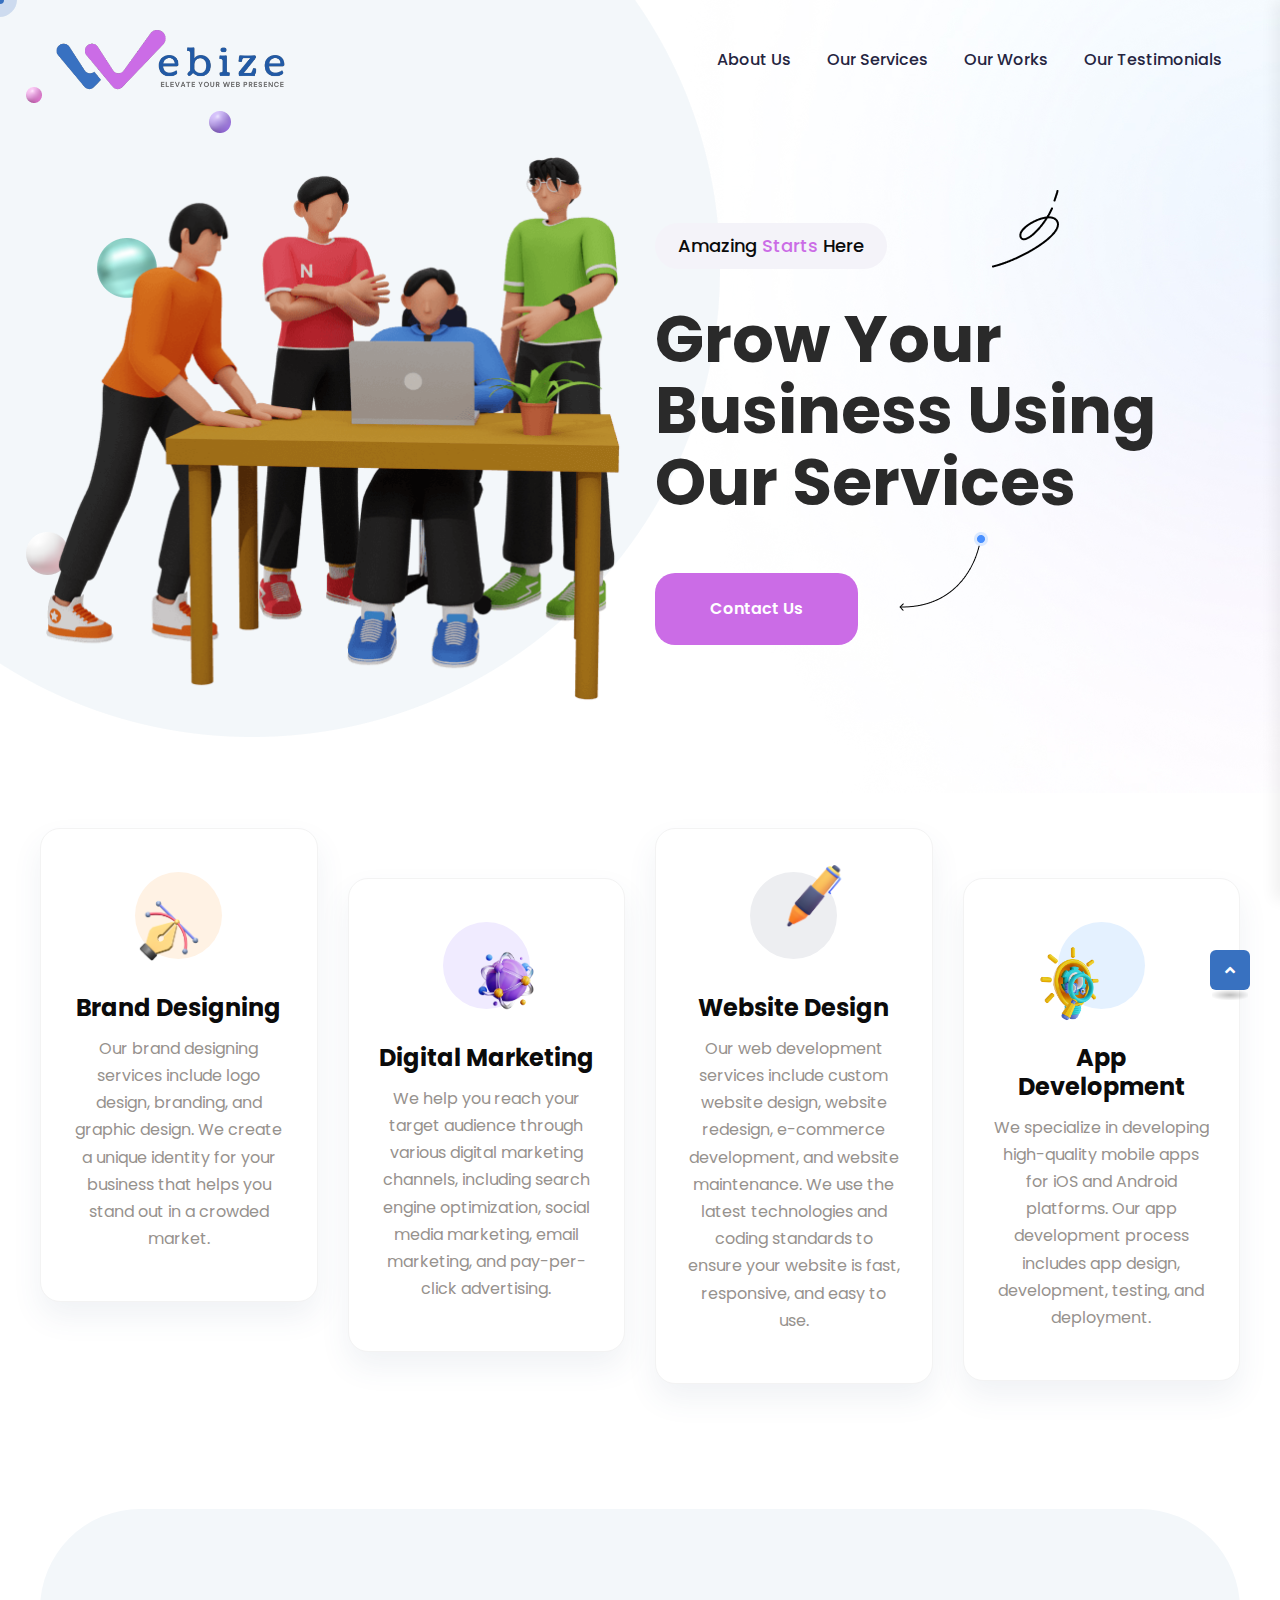
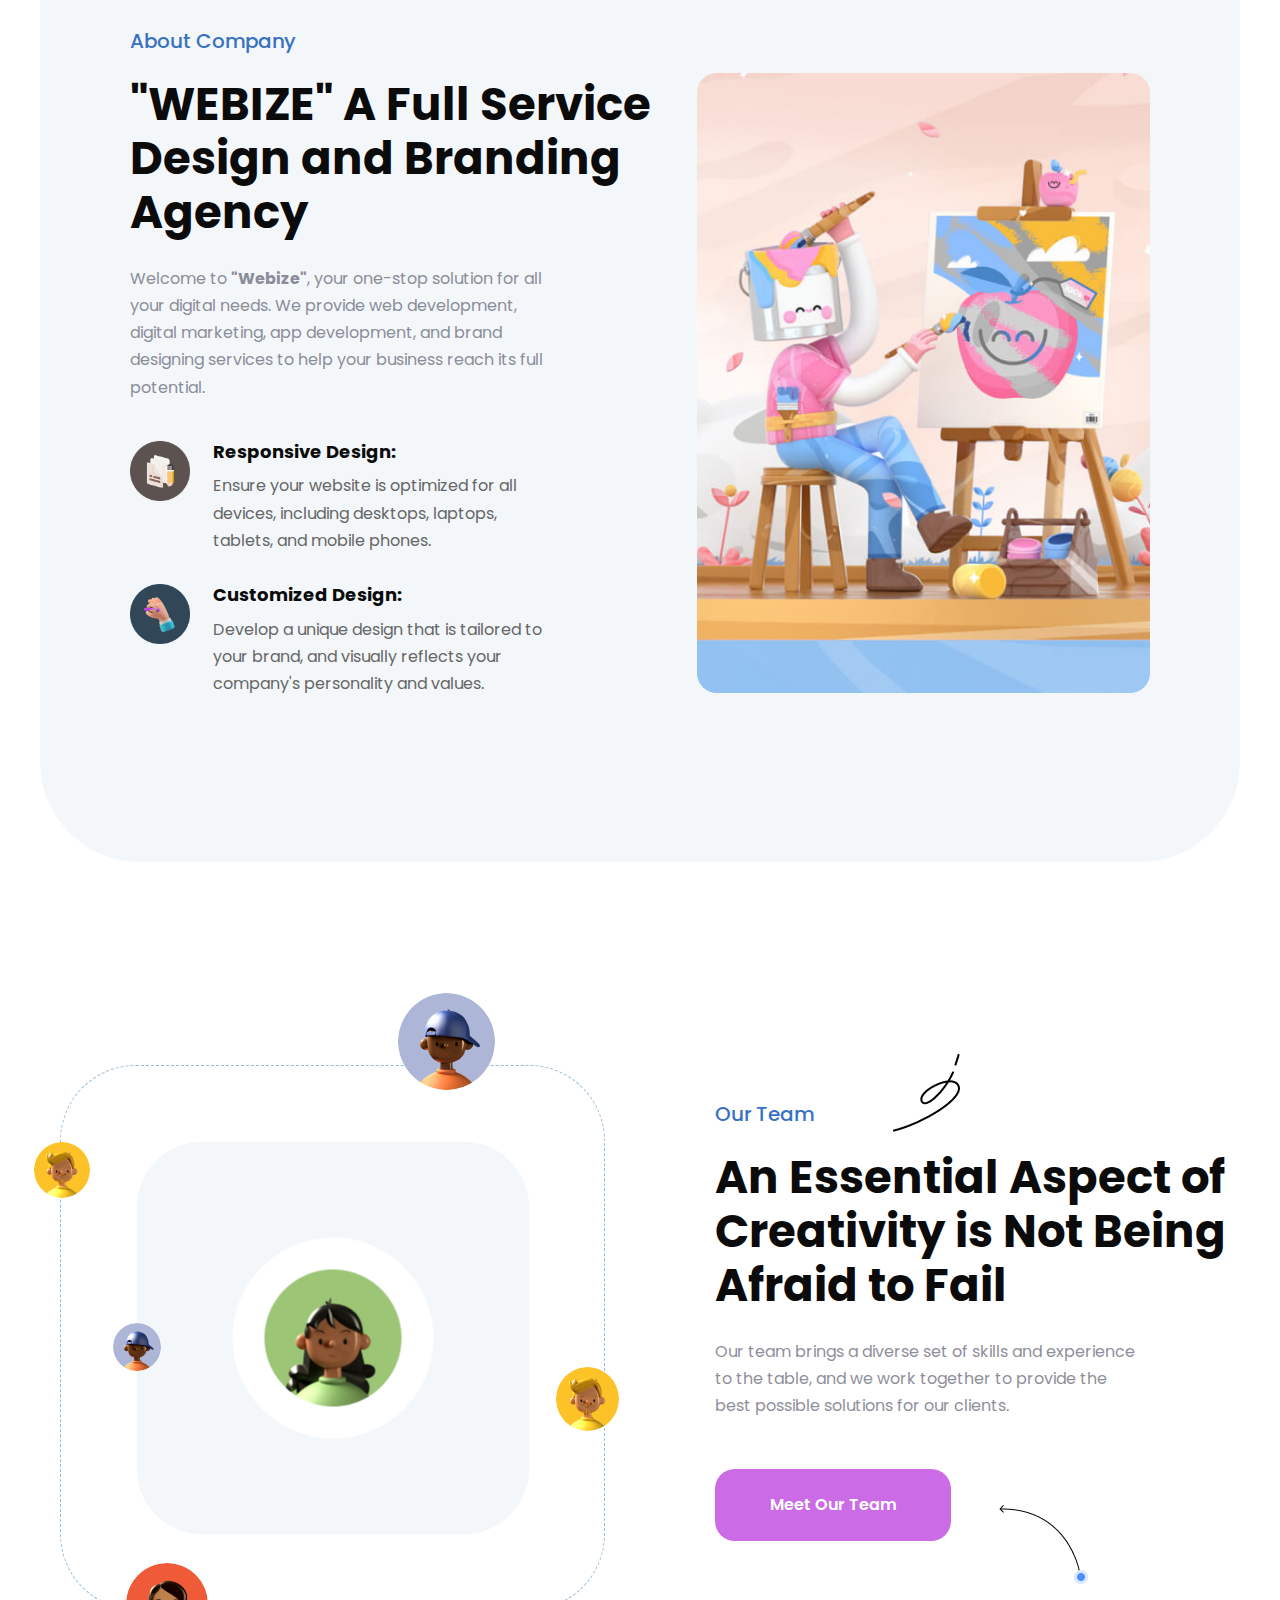
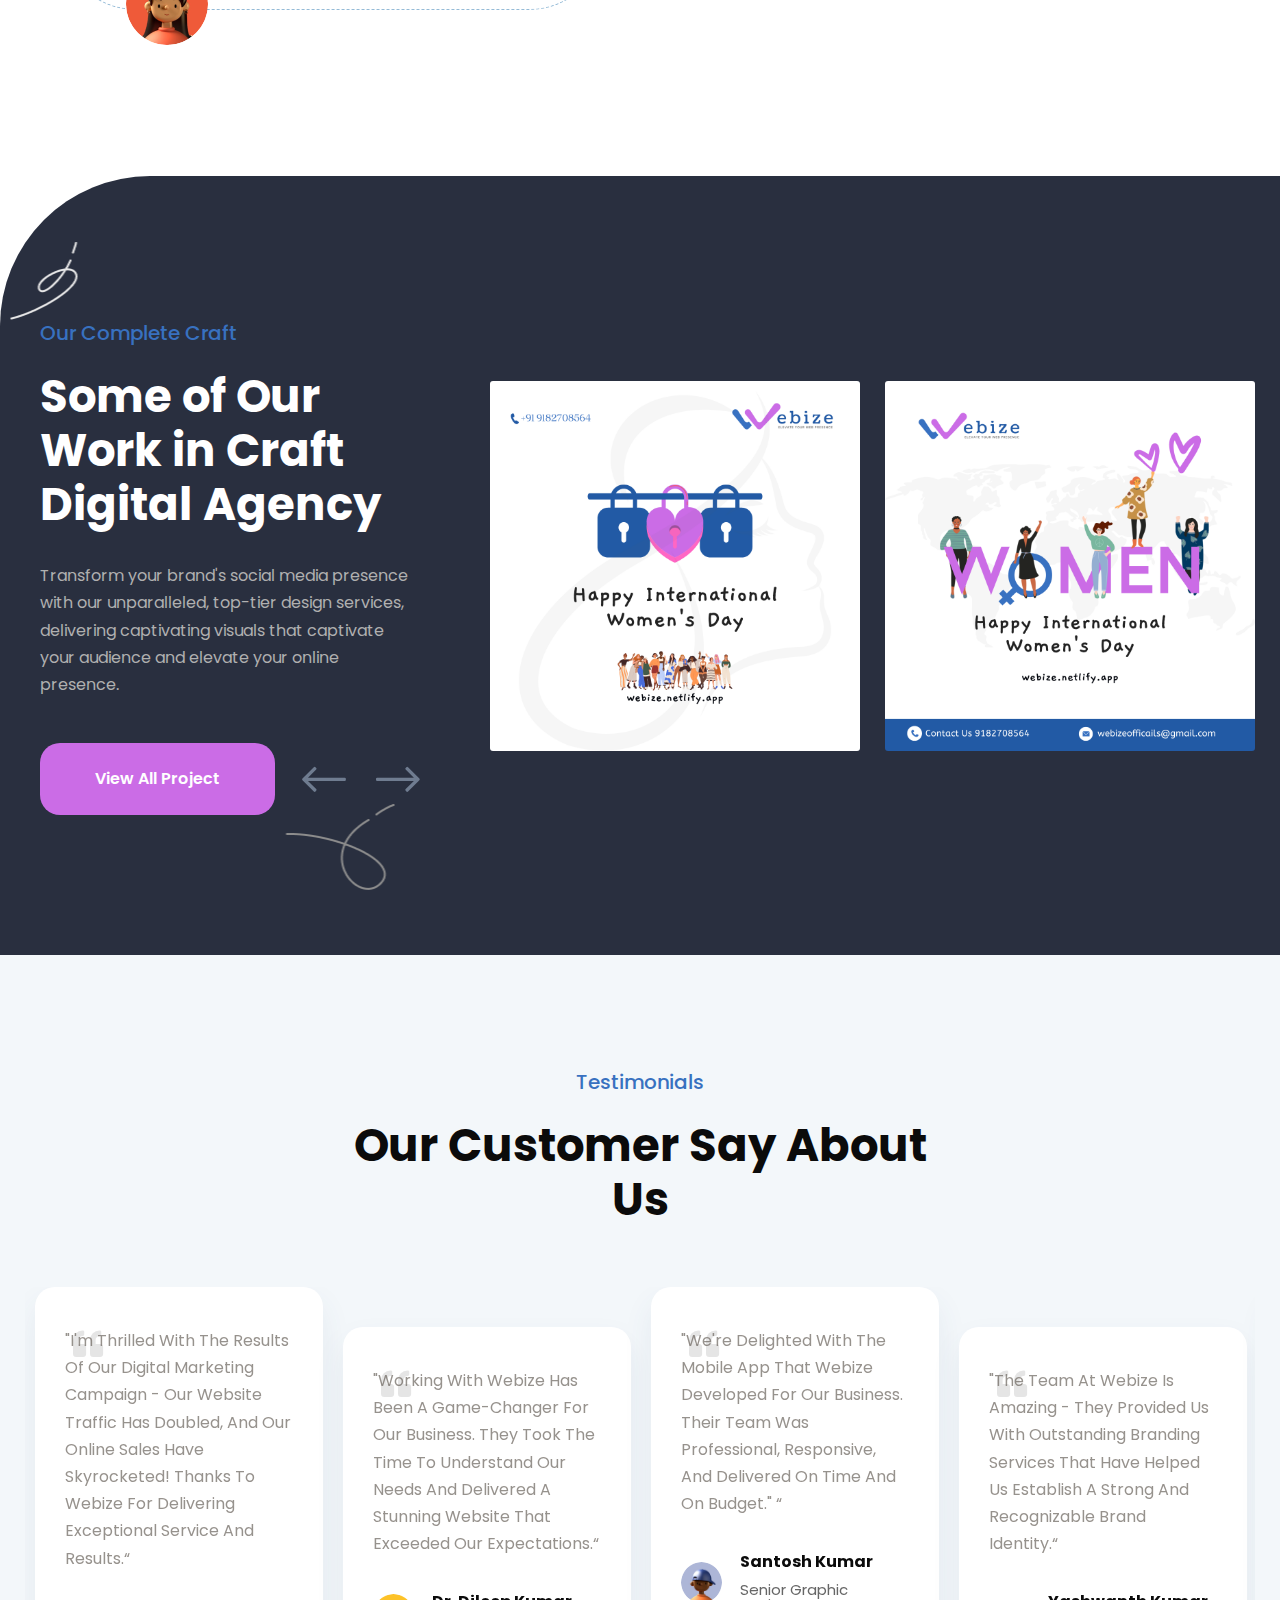
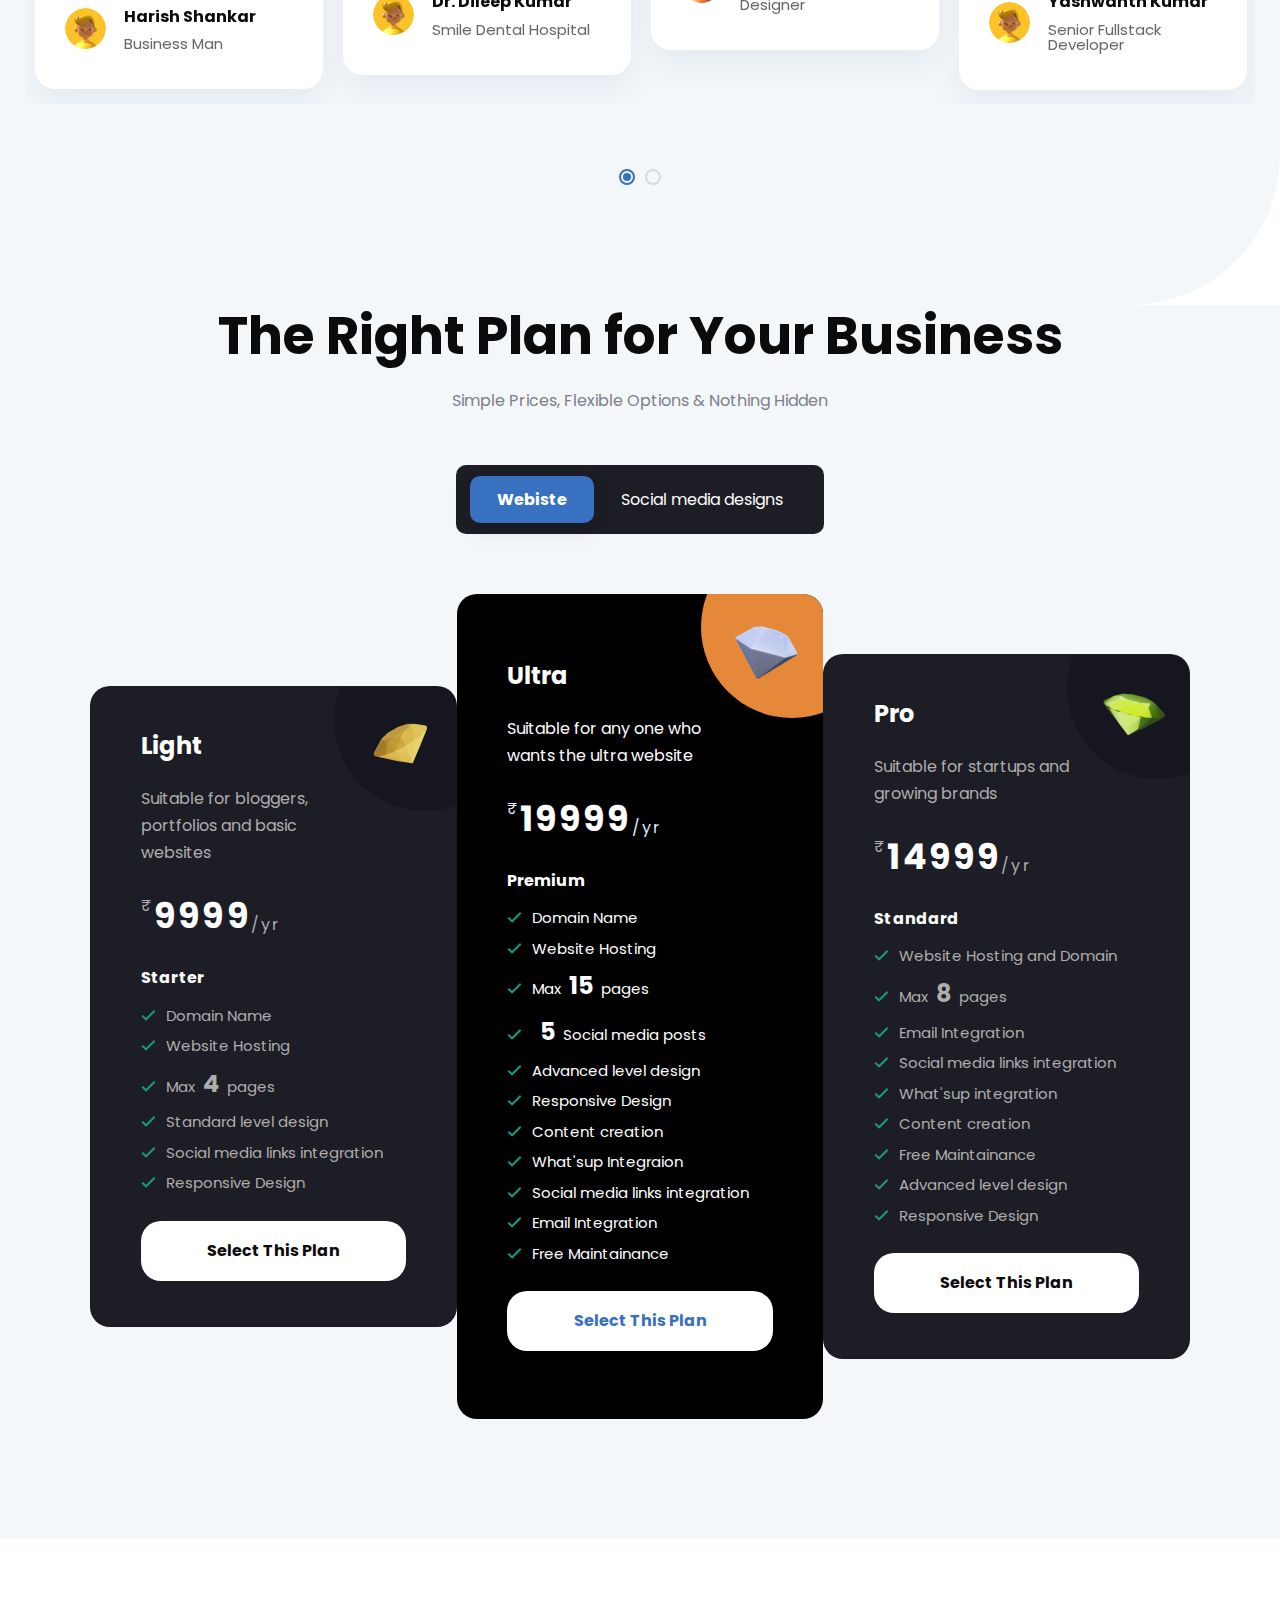
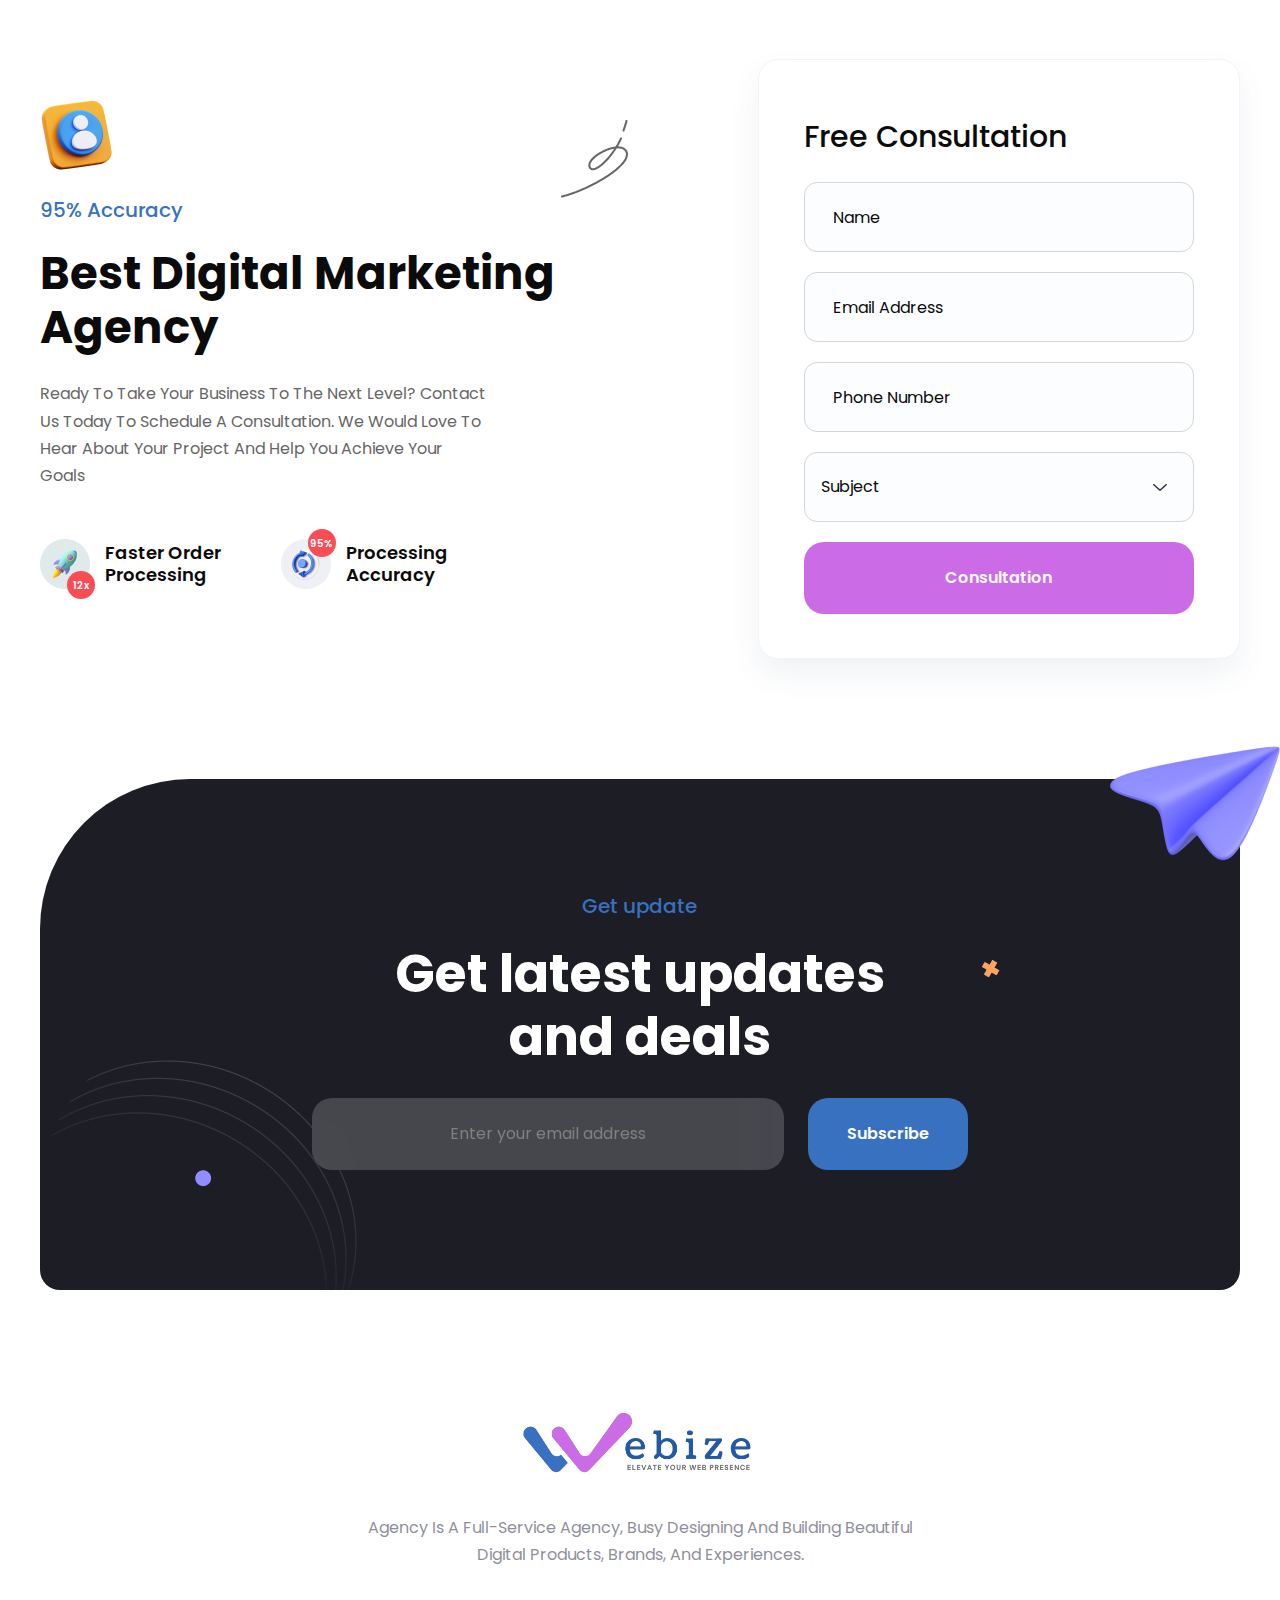
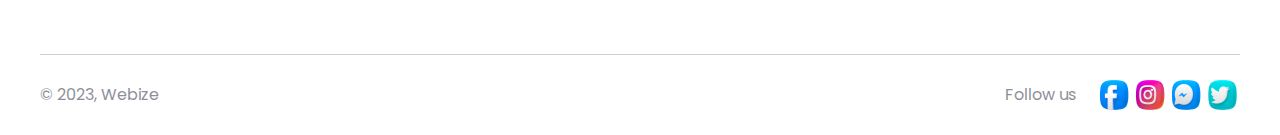
<file: index.html>
<!doctype html>
<html class="no-js" lang="en">

<!-- Mirrored from themedox.com/demo/xolio/index.html by HTTrack Website Copier/3.x [XR&CO'2014], Fri, 17 Feb 2023 19:13:18 GMT -->

<head>
    <meta charset="utf-8">
    <meta http-equiv="x-ua-compatible" content="ie=edge">
    <title>Webize Official</title>
    <meta name="description" content="Xolio - Creative Agency Template">
    <meta name="viewport" content="width=device-width, initial-scale=1">

    <link rel="shortcut icon" type="image/x-icon" href="assets/img/logo/3.png">
    <!-- Place favicon.ico in the root directory -->

    <!-- CSS here -->
    <link rel="stylesheet" href="assets/css/bootstrap.min.css">
    <link rel="stylesheet" href="assets/css/animate.min.css">
    <link rel="stylesheet" href="assets/css/magnific-popup.css">
    <link rel="stylesheet" href="assets/css/fontawesome-all.min.css">
    <link rel="stylesheet" href="assets/css/swiper-bundle.min.css">
    <link rel="stylesheet" href="assets/css/odometer.css">
    <link rel="stylesheet" href="assets/css/slick.css">
    <link rel="stylesheet" href="assets/css/default.css">
    <link rel="stylesheet" href="assets/css/style.css">
    <link rel="stylesheet" href="assets/css/responsive.css">
</head>

<body>


    <!--Preloader-->
    <div id="preloader">
        <div id="loader" class="loader">
            <div class="loader-container">
                <div class="loader-icon"><img src="assets/img/logo/6.png" alt="Preloader"></div>
            </div>
        </div>
    </div>
    <!--Preloader-end -->

    <!-- Custom-cursor -->
    <div class="mouseCursor cursor-outer"></div>
    <div class="mouseCursor cursor-inner"><span>Drag</span></div>
    <!-- Custom-cursor-end -->

    <!-- Scroll-top -->
    <button class="scroll-top scroll-to-target" data-target="html">
        <i class="fas fa-angle-up"></i>
    </button>
    <!-- Scroll-top-end-->

    <!-- header-area -->
    <header>
        <div id="sticky-header" class="menu-area transparent-header">
            <div class="container">
                <div class="row">
                    <div class="col-12">
                        <div class="mobile-nav-toggler"><i class="fas fa-bars"></i></div>
                        <div class="menu-wrap">
                            <nav class="menu-nav">
                                <div class="logo">
                                    <a href="index.html"><img src="assets/img/logo/webize.png" alt="Logo"></a>
                                </div>
                                <div class="navbar-wrap main-menu d-none d-lg-flex">
                                    <ul class="navigation">
                                        <!-- <li class="active menu-item-has-children"><a href="#">Home</a>
                                                <ul class="sub-menu">
                                                    <li class="active"><a href="index.html">Creative Agency</a></li>
                                                    <li><a href="index-2.html">Personal Portfolio</a></li>
                                                    <li><a href="index-3.html">Digital Agency</a></li>
                                                </ul>
                                            </li> -->
                                        <li><a href="#about" id="#about ">About Us</a></li>
                                        <li><a href="#our-services" id="#our-services">Our Services</a></li>
                                        <li><a href="#our-works" id="#our-works">Our Works</a></li>
                                        <!-- <li class="menu-item-has-children"><a href="#">pages</a>
                                                <ul class="sub-menu">
                                                    <li><a href="about-me.html">About Me</a></li>
                                                    <li><a href="team.html">Team Page</a></li>
                                                    <li><a href="team-details.html">Team Details</a></li>
                                                    <li><a href="project-details.html">Portfolio Details</a></li>
                                                    <li><a href="services-details.html">Services Details</a></li>
                                                    <li><a href="contact.html">Contact Us</a></li>
                                                </ul>
                                            </li> -->
                                        <li><a href="#our-testimonials" id="#our-testimonials">Our Testimonials</a>
                                            <!-- <ul class="sub-menu">
                                                    <li><a href="blog.html">Our Blog</a></li>
                                                    <li><a href="blog-details.html">Blog Details</a></li>
                                                </ul> -->
                                        </li>
                                    </ul>
                                </div>
                                <!-- <div class="header-action">
                                        <ul class="list-wrap">
                                            <li class="header-btn"><a href="#contact" class="btn">Contact us<span></span></a></li>
                                        </ul>
                                    </div> -->
                            </nav>
                        </div>

                        <!-- Mobile Menu  -->
                        <div class="mobile-menu">
                            <nav class="menu-box">
                                <div class="close-btn"><i class="fas fa-times"></i></div>
                                <div class="nav-logo">
                                    <a href="index.html"><img src="assets/img/logo/webize.png" alt="Logo"></a>
                                </div>
                                <div class="menu-outer">
                                    <!--Here Menu Will Come Automatically Via Javascript / Same Menu as in Header-->
                                </div>
                                <div class="social-links">
                                    <ul class="clearfix list-wrap">
                                        <li><a href="#"><i class="fab fa-facebook-f"></i></a></li>
                                        <li><a href="#"><i class="fab fa-twitter"></i></a></li>
                                        <li><a href="#"><i class="fab fa-instagram"></i></a></li>
                                        <li><a href="#"><i class="fab fa-linkedin-in"></i></a></li>
                                        <li><a href="#"><i class="fab fa-youtube"></i></a></li>
                                    </ul>
                                </div>
                            </nav>
                        </div>
                        <div class="menu-backdrop"></div>
                        <!-- End Mobile Menu -->

                    </div>
                </div>
            </div>

            <!-- header-contact -->
            <div class="header-contact-wrap">
                <div class="container">
                    <div class="row">
                        <div class="col-lg-8">
                            <div class="left-side-content">
                                <h3 class="title">Contact</h3>
                                <div class="row">
                                    <div class="col-xl-4 col-lg-5 col-md-6">
                                        <div class="contact-info-list">
                                            <ul class="list-wrap">
                                                <li>
                                                    <div class="icon">
                                                        <svg viewBox="0 0 22 20" fill="none"
                                                            xmlns="http://www.w3.org/2000/svg">
                                                            <path fill-rule="evenodd" clip-rule="evenodd"
                                                                d="M1.5 6.5C1.5 4.89295 1.95538 3.86848 2.63534 3.2371C3.32535 2.59637 4.36497 2.25 5.75 2.25H15.75C17.135 2.25 18.1746 2.59637 18.8647 3.2371C19.5446 3.86848 20 4.89295 20 6.5V13.5C20 15.107 19.5446 16.1315 18.8647 16.7629C18.1746 17.4036 17.135 17.75 15.75 17.75H5.75C4.36497 17.75 3.32535 17.4036 2.63534 16.7629C1.95538 16.1315 1.5 15.107 1.5 13.5V6.5ZM5.75 0.75C4.13503 0.75 2.67465 1.15363 1.61466 2.1379C0.544615 3.13152 0 4.60705 0 6.5V13.5C0 15.393 0.544615 16.8685 1.61466 17.8621C2.67465 18.8464 4.13503 19.25 5.75 19.25H15.75C17.365 19.25 18.8254 18.8464 19.8853 17.8621C20.9554 16.8685 21.5 15.393 21.5 13.5V6.5C21.5 4.60705 20.9554 3.13152 19.8853 2.1379C18.8254 1.15363 17.365 0.75 15.75 0.75H5.75ZM16.2181 7.58602C16.5417 7.32751 16.5945 6.85558 16.336 6.53194C16.0775 6.20829 15.6056 6.15548 15.2819 6.41398L12.1529 8.91324L12.1525 8.91352C11.3961 9.51536 10.0946 9.51549 9.33799 8.91393L6.21898 6.41471C5.89574 6.1557 5.42373 6.20778 5.16471 6.53102C4.9057 6.85426 4.95778 7.32627 5.28102 7.58529L8.40101 10.0853L8.40286 10.0868C9.70626 11.1244 11.7837 11.1244 13.0871 10.0868L13.0881 10.086L16.2181 7.58602Z" />
                                                        </svg>
                                                    </div>
                                                    <div class="content">
                                                        <a href="mailto:company@gmail.com">company@gmail.com</a>
                                                    </div>
                                                </li>
                                                <li>
                                                    <div class="icon">
                                                        <svg viewBox="0 0 20 22" fill="none"
                                                            xmlns="http://www.w3.org/2000/svg">
                                                            <path fill-rule="evenodd" clip-rule="evenodd"
                                                                d="M2.48199 7.65591C3.37522 3.73032 6.71708 1.74769 10.1338 1.75C13.5508 1.75231 16.8905 3.73971 17.7791 7.66556L17.7791 7.6656C18.8362 12.3354 15.943 16.3756 13.2111 18.999L13.2097 19.0004C11.4913 20.659 8.77127 20.661 7.04076 18.9997C4.31866 16.3762 1.42493 12.3261 2.48199 7.65591ZM10.1348 0.250002C14.1154 0.252693 18.1706 2.60029 19.2421 7.33441C20.4848 12.8239 17.0589 17.3834 14.251 20.08C11.9497 22.3008 8.31046 22.2989 6.00106 20.0809L6.00012 20.08C3.20236 17.3836 -0.22362 12.8139 1.01908 7.32441L1.01926 7.32364C2.09618 2.58953 6.1542 0.247312 10.1348 0.250002ZM7.76166 9.30994C7.76166 8.00103 8.82274 6.93994 10.1317 6.93994C11.4406 6.93994 12.5017 8.00103 12.5017 9.30994C12.5017 10.6189 11.4406 11.6799 10.1317 11.6799C8.82274 11.6799 7.76166 10.6189 7.76166 9.30994ZM10.1317 5.43994C7.99432 5.43994 6.26166 7.1726 6.26166 9.30994C6.26166 11.4473 7.99432 13.1799 10.1317 13.1799C12.269 13.1799 14.0017 11.4473 14.0017 9.30994C14.0017 7.1726 12.269 5.43994 10.1317 5.43994Z" />
                                                        </svg>
                                                    </div>
                                                    <div class="content">
                                                        <span>Ranelagh Place, Liverpool, L3 5UL, England</span>
                                                    </div>
                                                </li>
                                                <li>
                                                    <div class="icon">
                                                        <svg viewBox="0 0 22 22" fill="none"
                                                            xmlns="http://www.w3.org/2000/svg">
                                                            <path fill-rule="evenodd" clip-rule="evenodd"
                                                                d="M1.5 11C1.5 5.89421 5.64421 1.75 10.75 1.75C15.8558 1.75 20 5.89421 20 11C20 16.1058 15.8558 20.25 10.75 20.25C5.64421 20.25 1.5 16.1058 1.5 11ZM10.75 0.25C4.81579 0.25 0 5.06579 0 11C0 16.9342 4.81579 21.75 10.75 21.75C16.6842 21.75 21.5 16.9342 21.5 11C21.5 5.06579 16.6842 0.25 10.75 0.25ZM11.1289 6.50977C11.1289 6.09555 10.7931 5.75977 10.3789 5.75977C9.96469 5.75977 9.62891 6.09555 9.62891 6.50977V10.6098C9.62891 11.0862 9.79027 11.5637 10.0149 11.9576C10.2393 12.3511 10.5673 12.7322 10.9755 12.9744L10.9766 12.975L14.0746 14.8238C14.4303 15.0361 14.8907 14.9198 15.1029 14.5641C15.3152 14.2084 15.1989 13.748 14.8432 13.5357L11.7433 11.6857L11.7413 11.6845C11.6099 11.6067 11.4483 11.4431 11.3179 11.2145C11.1875 10.9859 11.1289 10.7633 11.1289 10.6098V6.50977Z" />
                                                        </svg>
                                                    </div>
                                                    <div class="content">
                                                        <span>7 Days a week <br> from 10-00 am to 6-00 pm</span>
                                                    </div>
                                                </li>
                                            </ul>
                                            <div class="lats-chat">
                                                <a href="contact.html">Lat’s Chat</a>
                                            </div>
                                        </div>
                                    </div>
                                    <div class="col-xl-8 col-lg-7 col-md-6">
                                        <div class="our-best-project">
                                            <div class="content">
                                                <h4 class="title">One of Our <span>Best Ongoing</span> Projects</h4>
                                                <a href="project-details.html" class="btn">Details <span></span></a>
                                            </div>
                                            <div class="thumb">
                                                <img src="assets/img/images/our_project_img.png" alt="">
                                            </div>
                                        </div>
                                    </div>
                                </div>
                            </div>
                        </div>
                        <div class="col-lg-4">
                            <div class="customer-support-wrap">
                                <h4 class="title">Customer Support</h4>
                                <div class="customer-support-content">
                                    <div class="content-top">
                                        <img src="assets/img/images/support_img.png" alt="">
                                        <h4 class="title">Need Help Choosing a Plan?</h4>
                                    </div>
                                    <p>We offer solutions for businesses of all sizes. For questions about our plans and
                                        products,,
                                        contact our team of experts. <a href="contact.html">Get in touch</a></p>
                                </div>
                                <div class="content-bottom">
                                    <a href="contact.html">Support</a>
                                    <a href="contact.html">Documentation</a>
                                </div>
                            </div>
                        </div>
                    </div>
                </div>
            </div>
            <div class="body-contact-overlay"></div>
            <!-- header-contact-end -->
        </div>
    </header>
    <!-- header-area-end -->



    <!-- main-area -->
    <main>

        <!-- banner-area -->
        <section class="banner-area banner-bg">
            <div class="container">
                <div class="row align-items-center">
                    <div class="col-lg-6">
                        <div class="banner-img wow fadeInLeft" data-wow-delay=".4s">
                            <img src="assets/img/banner/banner_img.png" alt="">
                        </div>
                    </div>
                    <div class="col-lg-6">
                        <div class="banner-content">
                            <span class="sub-title wow fadeInUp" data-wow-delay=".2s">Amazing <strong>Starts</strong>
                                Here</span>
                            <h2 class="title wow fadeInUp" data-wow-delay=".4s">Grow Your Business Using Our Services
                            </h2>
                            <a href="contact.html" class="btn wow fadeInUp" data-wow-delay=".6s">Contact Us
                                <span></span></a>
                        </div>
                    </div>
                </div>
            </div>
            <div class="banner-shape-wrap">
                <img src="assets/img/banner/banner_shape01.png" alt="">
                <img src="assets/img/banner/banner_shape02.png" alt="" class="animationFramesOne">
                <img src="assets/img/banner/banner_shape03.png" alt="" class="contactSwimmer">
                <img src="assets/img/banner/banner_shape04.png" alt="" class="rotateme">
                <img src="assets/img/banner/banner_shape05.png" alt="" class="animation1">
                <img src="assets/img/banner/banner_shape06.png" alt="" class="ribbonRotate">
                <img src="assets/img/banner/banner_shape07.png" alt="" class="float-bob-x">
            </div>
        </section>
        <!-- banner-area-end -->

        <!-- services-area -->
        <section class="services-area pt-35 pb-95" id="our-services">
            <div class="container">
                <div class="row justify-content-center">
                    <div class="col-xl-3 col-lg-4 col-md-6 col-sm-10">
                        <div class="services-item wow fadeInUp" data-wow-delay=".2s">
                            <div class="services-icon">
                                <img src="assets/img/icon/services_icon01.png" alt="">
                            </div>
                            <div class="services-content">
                                <h4 class="title"><a href="services-details.html">Brand Designing</a></h4>
                                <p>Our brand designing services include logo design, branding, and graphic design. We
                                    create a unique identity for your business that helps you stand out in a crowded
                                    market.</p>
                            </div>
                        </div>
                    </div>
                    <div class="col-xl-3 col-lg-4 col-md-6 col-sm-10">
                        <div class="services-item wow fadeInUp" data-wow-delay=".4s">
                            <div class="services-icon">
                                <img src="assets/img/icon/services_icon02.png" alt="">
                            </div>
                            <div class="services-content">
                                <h4 class="title"><a href="services-details.html">Digital Marketing</a></h4>
                                <p>We help you reach your target audience through various digital marketing channels,
                                    including search engine optimization, social media marketing, email marketing, and
                                    pay-per-click advertising.</p>
                            </div>
                        </div>
                    </div>
                    <div class="col-xl-3 col-lg-4 col-md-6 col-sm-10">
                        <div class="services-item wow fadeInUp" data-wow-delay=".6s">
                            <div class="services-icon">
                                <img src="assets/img/icon/services_icon03.png" alt="">
                            </div>
                            <div class="services-content">
                                <h4 class="title"><a href="services-details.html">Website Design</a></h4>
                                <p>Our web development services include custom website design, website redesign,
                                    e-commerce development, and website maintenance. We use the latest technologies and
                                    coding standards to ensure your website is fast, responsive, and easy to use.</p>
                            </div>
                        </div>
                    </div>
                    <div class="col-xl-3 col-lg-4 col-md-6 col-sm-10">
                        <div class="services-item wow fadeInUp" data-wow-delay=".8s">
                            <div class="services-icon">
                                <img src="assets/img/icon/services_icon04.png" alt="">
                            </div>
                            <div class="services-content">
                                <h4 class="title"><a href="services-details.html">App Development</a></h4>
                                <p>We specialize in developing high-quality mobile apps for iOS and Android platforms.
                                    Our app development process includes app design, development, testing, and
                                    deployment.</p>
                            </div>
                        </div>
                    </div>
                </div>
            </div>
        </section>
        <!-- services-area-end -->

        <!-- about-area -->
        <section class="about-area" id="about">
            <div class="container custom-container">
                <div class="about-inner">
                    <div class="row align-items-center justify-content-center">
                        <div class="col-46 order-0 order-lg-2">
                            <div class="about-img text-end">
                                <img src="assets/img/images/about_img.jpg" alt="">
                            </div>
                        </div>
                        <div class="col-54">
                            <div class="about-content">
                                <div class="section-title mb-25">
                                    <span class="sub-title">About Company</span>
                                    <h2 class="title">"WEBIZE" A Full Service Design and Branding Agency</h2>
                                </div>
                                <p>Welcome to <span class="title"> <b>"Webize"</b></span>, your one-stop solution for
                                    all your digital needs. We provide web development, digital marketing, app
                                    development, and brand designing services to help your business reach its full
                                    potential.</p>
                                <ul class="list-wrap">
                                    <li>
                                        <div class="icon">
                                            <img src="assets/img/icon/about_icon01.png" alt="">
                                        </div>
                                        <div class="content">
                                            <h4 class="title">Responsive Design:</h4>
                                            <p> Ensure your website is optimized for all devices, including desktops,
                                                laptops, tablets, and mobile phones.</p>
                                        </div>
                                    </li>
                                    <li>
                                        <div class="icon">
                                            <img src="assets/img/icon/about_icon02.png" alt="">
                                        </div>
                                        <div class="content">
                                            <h4 class="title">Customized Design:</h4>
                                            <p> Develop a unique design that is tailored to your brand, and visually
                                                reflects your company's personality and values.</p>
                                        </div>
                                    </li>
                                </ul>
                                <!-- <div class="about-content-bottom">
                                        <span>Think Creative Agency Are a Full Service Design</span>
                                        <div class="read-more-btn">
                                            <a href="#" class="btn">Read More <span></span></a>
                                        </div>
                                    </div> -->
                            </div>
                        </div>
                    </div>
                </div>
            </div>
        </section>
        <!-- about-area-end -->

        <!-- team-area -->
        <section class="team-area pt-130 pb-130">
            <div class="container">
                <div class="row align-items-center">
                    <div class="col-lg-6">
                        <div class="team-img-wrap">
                            <img src="assets/img/team/team_img_shape.png" alt="" class="img-shape">
                            <img src="assets/img/team/team_img01.png" alt="" class="img-one">
                            <img src="assets/img/team/team_img02.png" alt="" class="img-two">
                            <img src="assets/img/team/team_img03.png" alt="" class="img-three">
                            <img src="assets/img/team/team_img04.png" alt="" class="img-four">
                            <img src="assets/img/team/team_img05.png" alt="" class="img-five">
                        </div>
                    </div>
                    <div class="col-lg-6">
                        <div class="team-content">
                            <div class="section-title mb-25">
                                <span class="sub-title">Our Team</span>
                                <h2 class="title">An Essential Aspect of Creativity is Not Being Afraid to Fail</h2>
                            </div>
                            <p>Our team brings a diverse set of skills and experience to the table, and we work together
                                to provide the best possible solutions for our clients.</p>
                            <a href="contact.html" class="btn">Meet Our Team <span></span></a>
                        </div>
                    </div>
                </div>
            </div>
            <div class="team-shape-wrap">
                <img src="assets/img/images/team_shape01.png" alt="" class="ribbonRotate">
                <img src="assets/img/images/team_shape02.png" alt="" class="float-bob-x">
            </div>
        </section>
        <!-- team-area-end -->

        <!-- project-area -->
        <section class="project-area" id="our-works">
            <div class="container">
                <div class="row align-items-center">
                    <div class="col-xl-4">
                        <div class="project-content">
                            <div class="section-title white-title mb-30">
                                <span class="sub-title">Our Complete Craft</span>
                                <h2 class="title">Some of Our Work in Craft Digital Agency</h2>
                            </div>
                            <p>Transform your brand's social media presence with our unparalleled, top-tier design
                                services, delivering captivating visuals that captivate your audience and elevate your
                                online presence.</p>
                            <div class="content-bottom">
                                <a href="#" class="btn">View All Project <span></span></a>
                                <div class="project-nav">
                                    <button class="swiper-button-prev"></button>
                                    <button class="swiper-button-next"></button>
                                </div>
                            </div>
                        </div>
                    </div>
                    <div class="col-xl-8">
                        <div class="project-item-wrap">
                            <div class="swiper-container project-active">
                                <div class="swiper-wrapper">
                                    <div class="swiper-slide">
                                        <div class="project-item">
                                            <a href="project-details.html"><img src="assets/img/project/16.png"
                                                    alt=""></a>
                                        </div>
                                    </div>
                                    <div class="swiper-slide">
                                        <div class="project-item">
                                            <a href="project-details.html"><img src="assets/img/project/15.png"
                                                    alt=""></a>
                                        </div>
                                    </div>
                                    <div class="swiper-slide">
                                        <div class="project-item">
                                            <a href="project-details.html"><img src="assets/img/project/14.png"
                                                    alt=""></a>
                                        </div>
                                    </div>
                                    <div class="swiper-slide">
                                        <div class="project-item">
                                            <a href="project-details.html"><img src="assets/img/project/4.png"
                                                    alt=""></a>
                                        </div>
                                    </div>
                                    <div class="swiper-slide">
                                        <div class="project-item">
                                            <a href="project-details.html"><img src="assets/img/project/5.png"
                                                    alt=""></a>
                                        </div>
                                    </div>
                                    <div class="swiper-slide">
                                        <div class="project-item">
                                            <a href="project-details.html"><img src="assets/img/project/6.png"
                                                    alt=""></a>
                                        </div>
                                    </div>
                                    <div class="swiper-slide">
                                        <div class="project-item">
                                            <a href="project-details.html"><img src="assets/img/project/7.png"
                                                    alt=""></a>
                                        </div>
                                    </div>
                                    <div class="swiper-slide">
                                        <div class="project-item">
                                            <a href="project-details.html"><img src="assets/img/project/8.png"
                                                    alt=""></a>
                                        </div>
                                    </div>
                                    <div class="swiper-slide">
                                        <div class="project-item">
                                            <a href="project-details.html"><img src="assets/img/project/9.png"
                                                    alt=""></a>
                                        </div>
                                    </div>
                                    <div class="swiper-slide">
                                        <div class="project-item">
                                            <a href="project-details.html"><img src="assets/img/project/10.png"
                                                    alt=""></a>
                                        </div>
                                    </div>
                                    <div class="swiper-slide">
                                        <div class="project-item">
                                            <a href="project-details.html"><img src="assets/img/project/11.png"
                                                    alt=""></a>
                                        </div>
                                    </div>
                                    <div class="swiper-slide">
                                        <div class="project-item">
                                            <a href="project-details.html"><img src="assets/img/project/12.png"
                                                    alt=""></a>
                                        </div>
                                    </div>
                                    <div class="swiper-slide">
                                        <div class="project-item">
                                            <a href="project-details.html"><img src="assets/img/project/13.png"
                                                    alt=""></a>
                                        </div>
                                    </div>
                                    <div class="swiper-slide">
                                        <div class="project-item">
                                            <a href="project-details.html"><img src="assets/img/project/3.png"
                                                    alt=""></a>
                                        </div>
                                    </div>
                                    <div class="swiper-slide">
                                        <div class="project-item">
                                            <a href="project-details.html"><img src="assets/img/project/2.png"
                                                    alt=""></a>
                                        </div>
                                    </div>
                                    <div class="swiper-slide">
                                        <div class="project-item">
                                            <a href="project-details.html"><img src="assets/img/project/1.png"
                                                    alt=""></a>
                                        </div>
                                    </div>
                                    <div class="swiper-slide">
                                        <div class="project-item">
                                            <a href="project-details.html"><img src="assets/img/project/17.png"
                                                    alt=""></a>
                                        </div>
                                    </div>
                                </div>
                            </div>
                        </div>
                    </div>
                </div>
            </div>
            <div class="project-shape-wrap">
                <img src="assets/img/project/project_shape01.png" alt="" class="shape-one ribbonRotate">
                <img src="assets/img/project/project_shape02.png" alt="" class="shape-two ribbonRotate">
            </div>
        </section>
        <!-- project-area-end -->

        <!-- testimonial-area -->
        <section class="testimonial-area pt-110 pb-120" id="our-testimonials">
            <div class="container">
                <div class="row justify-content-center">
                    <div class="col-xl-6">
                        <div class="section-title text-center mb-60">
                            <span class="sub-title">Testimonials</span>
                            <h2 class="title"> Our Customer Say About Us</h2>
                        </div>
                    </div>
                </div>
                <div class="testimonial-item-wrap">
                    <div class="row testimonial-active">
                        <div class="col-lg-3">
                            <div class="testimonial-item">
                                <div class="testimonial-content">
                                    <p>"I'm thrilled with the results of our digital marketing campaign - our website
                                        traffic has doubled, and our online sales have skyrocketed! Thanks to Webize for
                                        delivering exceptional service and results.“</p>
                                </div>
                                <div class="testimonial-info">
                                    <div class="thumb">
                                        <img src="assets/img/images/testimonial_avatar01.png" alt="">
                                    </div>
                                    <div class="content">
                                        <h4 class="title">Harish Shankar</h4>
                                        <p>Business Man</p>
                                    </div>
                                </div>
                            </div>
                        </div>
                        <div class="col-lg-3">
                            <div class="testimonial-item">
                                <div class="testimonial-content">
                                    <p>"Working with Webize has been a game-changer for our business. They took the time
                                        to understand our needs and delivered a stunning website that exceeded our
                                        expectations.“</p>
                                </div>
                                <div class="testimonial-info">
                                    <div class="thumb">
                                        <img src="assets/img/images/testimonial_avatar01.png" alt="">
                                    </div>
                                    <div class="content">
                                        <h4 class="title">Dr. Dileep Kumar</h4>
                                        <p>Smile Dental Hospital</p>
                                    </div>
                                </div>
                            </div>
                        </div>
                        <div class="col-lg-3">
                            <div class="testimonial-item">
                                <div class="testimonial-content">
                                    <p>"We're delighted with the mobile app that Webize developed for our business.
                                        Their team was professional, responsive, and delivered on time and on budget." “
                                    </p>
                                </div>
                                <div class="testimonial-info">
                                    <div class="thumb">
                                        <img src="assets/img/images/testimonial_avatar03.png" alt="">
                                    </div>
                                    <div class="content">
                                        <h4 class="title">Santosh Kumar</h4>
                                        <p>Senior Graphic Designer</p>
                                    </div>
                                </div>
                            </div>
                        </div>
                        <div class="col-lg-3">
                            <div class="testimonial-item">
                                <div class="testimonial-content">
                                    <p>"The team at Webize is amazing - they provided us with outstanding branding
                                        services that have helped us establish a strong and recognizable brand
                                        identity.“</p>
                                </div>
                                <div class="testimonial-info">
                                    <div class="thumb">
                                        <img src="assets/img/images/testimonial_avatar01.png" alt="">
                                    </div>
                                    <div class="content">
                                        <h4 class="title">Yashwanth Kumar</h4>
                                        <p>Senior Fullstack Developer</p>
                                    </div>
                                </div>
                            </div>
                        </div>
                        <div class="col-lg-3">
                            <div class="testimonial-item">
                                <div class="testimonial-content">
                                    <p>"We've worked with other digital agencies before, but none have provided the
                                        level of service and results that Webize has. Their team is knowledgeable,
                                        professional, and always goes above and beyond to help us achieve our goals." “
                                    </p>
                                </div>
                                <div class="testimonial-info">
                                    <div class="thumb">
                                        <img src="assets/img/images/testimonial_avatar03.png" alt="">
                                    </div>
                                    <div class="content">
                                        <h4 class="title">Elisha Chembeti</h4>
                                        <p>Senior Software Developer</p>
                                    </div>
                                </div>
                            </div>
                        </div>

                    </div>
                </div>
            </div>
        </section>
        <!-- testimonial-area-end -->
        <!-- pricing-area -->
        <section class="pricing-area pb-90">
            <div class="container">
                <div class="row justify-content-center">
                    <div class="col-lg-10">
                        <div class="section-title title-style-two text-center white-title mb-50">
                            <h2 class="title">The Right Plan for Your Business</h2>
                            <p>Simple prices, flexible options & nothing hidden</p>
                        </div>
                    </div>
                </div>
                <div class="pricing-item-wrap">
                    <div class="pricing-tab">
                        <ul class="nav nav-tabs" id="myTab" role="tablist">
                            <li class="nav-item" role="presentation">
                                <button class="nav-link active" id="month-tab" data-bs-toggle="tab"
                                    data-bs-target="#month" type="button" role="tab" aria-controls="month"
                                    aria-selected="true">Webiste</button>
                            </li>
                            <li class="nav-item" role="presentation">
                                <button class="nav-link" id="year-tab" data-bs-toggle="tab" data-bs-target="#year"
                                    type="button" role="tab" aria-controls="year" aria-selected="false">Social media
                                    designs</button>
                            </li>
                        </ul>
                    </div>
                    <div class="tab-content" id="myTabContent">
                        <div class="tab-pane show active" id="month" role="tabpanel" aria-labelledby="month-tab">
                            <div class="row g-0 align-items-center justify-content-center">
                                <div class="col-lg-4 col-md-6">
                                    <div class="pricing-item">
                                        <div class="pricing-icon">
                                            <img src="assets/img/icon/pricing_icon01.png" alt="">
                                        </div>
                                        <div class="pricing-top">
                                            <h2 class="title">Light</h2>
                                            <p>Suitable for bloggers, portfolios and basic websites</p>
                                        </div>
                                        <div class="pricing-price">
                                            <h2 class="price"><span>₹</span>9999<strong>/yr</strong></h2>
                                        </div>
                                        <div class="pricing-list">
                                            <h4 class="title"> Starter</h4>
                                            <ul class="list-wrap">
                                                <li><i class="far fa-check"></i>Domain Name</li>
                                                <li><i class="far fa-check"></i>Website Hosting</li>
                                                <li><i class="far fa-check"></i>Max<b class="fs-4 px-2"> 4 </b>pages
                                                </li>
                                                <li><i class="far fa-check"></i>Standard level design</li>
                                                <li><i class="far fa-check"></i>Social media links integration</li>
                                                <li><i class="far fa-check"></i>Responsive Design
                                                </li>
                                            </ul>
                                        </div>
                                        <div class="pricing-btn">
                                            <a href="contact.html" class="btn">Select This Plan</a>
                                        </div>
                                    </div>
                                </div>
                                <div class="col-lg-4 col-md-6">
                                    <div class="pricing-item active">
                                        <div class="pricing-icon">
                                            <img src="assets/img/icon/pricing_icon02.png" alt="">
                                        </div>
                                        <div class="pricing-top">
                                            <h2 class="title">Ultra</h2>
                                            <p>Suitable for any one who wants the ultra website</p>
                                        </div>
                                        <div class="pricing-price">
                                            <h2 class="price"><span>₹</span>19999<strong>/yr</strong></h2>
                                        </div>
                                        <div class="pricing-list">
                                            <h4 class="title">Premium</h4>
                                            <ul class="list-wrap">
                                                <li><i class="far fa-check"></i>Domain Name</li>
                                                <li><i class="far fa-check"></i>Website Hosting</li>
                                                <li><i class="far fa-check"></i>Max<b class="fs-4 px-2"> 15 </b>pages
                                                </li>
                                                <li><i class="far fa-check"></i><b class="fs-4 px-2"> 5 </b> Social
                                                    media posts</li>
                                                <li><i class="far fa-check"></i>Advanced level design</li>
                                                <li><i class="far fa-check"></i>Responsive Design </li>
                                                <li><i class="far fa-check"></i>Content creation</li>
                                                <li><i class="far fa-check"></i>What'sup Integraion</li>
                                                <li><i class="far fa-check"></i>Social media links integration</li>
                                                <li><i class="far fa-check"></i>Email Integration </li>
                                                <li><i class="far fa-check"></i>Free Maintainance</li>
                                            </ul>
                                        </div>
                                        <div class="pricing-btn">
                                            <a href="contact.html" class="btn ">Select This Plan</a>
                                        </div>
                                    </div>
                                </div>
                                <div class="col-lg-4 col-md-6">
                                    <div class="pricing-item">
                                        <div class="pricing-icon">
                                            <img src="assets/img/icon/pricing_icon03.png" alt="">
                                        </div>
                                        <div class="pricing-top">
                                            <h2 class="title">Pro</h2>
                                            <p>Suitable for startups and growing brands</p>
                                        </div>
                                        <div class="pricing-price">
                                            <h2 class="price"><span>₹</span>14999<strong>/yr</strong></h2>
                                        </div>
                                        <div class="pricing-list">
                                            <h4 class="title">Standard</h4>
                                            <ul class="list-wrap">
                                                <li><i class="far fa-check"></i>Website Hosting and Domain</li>
                                                <li><i class="far fa-check"></i>Max<b class="fs-4 px-2">8</b>pages </li>
                                                <li><i class="far fa-check"></i>Email Integration</li>
                                                <li><i class="far fa-check"></i>Social media links integration</li>
                                                <li><i class="far fa-check"></i>What'sup integration</li>
                                                <li><i class="far fa-check"></i>Content creation</li>
                                                <li><i class="far fa-check"></i>Free Maintainance </li>
                                                <li><i class="far fa-check"></i>Advanced level design</li>
                                                <li><i class="far fa-check"></i>Responsive Design</li>
                                            </ul>
                                        </div>
                                        <div class="pricing-btn">
                                            <a href="contact.html" class="btn">Select This Plan</a>
                                        </div>
                                    </div>
                                </div>
                            </div>
                        </div>
                        <!-- <div class="tab-pane" id="year" role="tabpanel" aria-labelledby="year-tab">
                            <div class="row g-0 align-items-center justify-content-center">
                                <div class="col-lg-4 col-md-6">
                                    <div class="pricing-item">
                                        <div class="pricing-icon">
                                            <img src="assets/img/icon/pricing_icon01.png" alt="">
                                        </div>
                                        <div class="pricing-top">
                                            <h2 class="title">Professional</h2>
                                            <p>Do more with Dokan Using Powerful Advanced feat..</p>
                                        </div>
                                        <div class="pricing-price">
                                            <h2 class="price"><span>₹</span> 249<strong>/yr</strong></h2>
                                        </div>
                                        <div class="pricing-list">
                                            <h4 class="title">Everything in Starter</h4>
                                            <ul class="list-wrap">
                                                <li><i class="far fa-check"></i>WC Product Addon Integration</li>
                                                <li><i class="far fa-check"></i>Vendor Review</li>
                                                <li><i class="far fa-check"></i>Store Support</li>
                                                <li><i class="far fa-check"></i>Seller Verification</li>
                                                <li><i class="far fa-check"></i>Stripe & Msip</li>
                                            </ul>
                                        </div>
                                        <div class="pricing-btn">
                                            <a href="contact.html" class="btn">Select This Plan</a>
                                        </div>
                                    </div>
                                </div>
                                <div class="col-lg-4 col-md-6">
                                    <div class="pricing-item active">
                                        <div class="pricing-icon">
                                            <img src="assets/img/icon/pricing_icon02.png" alt="">
                                        </div>
                                        <div class="pricing-top">
                                            <h2 class="title">Business</h2>
                                            <p>Do more with Dokan Using Powerful Advanced feat..</p>
                                        </div>
                                        <div class="pricing-price">
                                            <h2 class="price"><span>₹</span>329<strong>/yr</strong></h2>
                                        </div>
                                        <div class="pricing-list">
                                            <h4 class="title">Everything in Starter</h4>
                                            <ul class="list-wrap">
                                                <li><i class="far fa-check"></i>WC Product Addon Integration</li>
                                                <li><i class="far fa-check"></i>Vendor Review</li>
                                                <li><i class="far fa-check"></i>Store Support</li>
                                                <li><i class="far fa-check"></i>Seller Verification</li>
                                                <li><i class="far fa-check"></i>Stripe & Msip</li>
                                            </ul>
                                        </div>
                                        <div class="pricing-btn">
                                            <a href="contact.html" class="btn">Select This Plan</a>
                                        </div>
                                    </div>
                                </div>
                                <div class="col-lg-4 col-md-6">
                                    <div class="pricing-item">
                                        <div class="pricing-icon">
                                            <img src="assets/img/icon/pricing_icon03.png" alt="">
                                        </div>
                                        <div class="pricing-top">
                                            <h2 class="title">Enterprise</h2>
                                            <p>Do more with Dokan Using Powerful Advanced feat..</p>
                                        </div>
                                        <div class="pricing-price">
                                            <h2 class="price"><span>₹</span>389<strong>/yr</strong></h2>
                                        </div>
                                        <div class="pricing-list">
                                            <h4 class="title">Everything in Starter</h4>
                                            <ul class="list-wrap">
                                                <li><i class="far fa-check"></i>WC Product Addon Integration</li>
                                                <li><i class="far fa-check"></i>Vendor Review</li>
                                                <li><i class="far fa-check"></i>Store Support</li>
                                                <li><i class="far fa-check"></i>Seller Verification</li>
                                                <li><i class="far fa-check"></i>Stripe & Msip</li>
                                            </ul>
                                        </div>
                                        <div class="pricing-btn">
                                            <a href="contact.html" class="btn">Select This Plan</a>
                                        </div>
                                    </div>
                                </div>
                            </div>
                        </div> -->
                    </div>
                </div>
            </div>
        </section>
        <!-- pricing-area-end -->

        <!-- consultation-area -->
        <section class="consultation-area pt-120 pb-120">
            <div class="container">
                <div class="row align-items-center">
                    <div class="col-lg-7">
                        <div class="consultation-content">
                            <div class="section-title mb-25">
                                <img src="assets/img/icon/consultation_icon01.png" alt="">
                                <span class="sub-title">95% Accuracy</span>
                                <h2 class="title">Best Digital Marketing Agency</h2>
                            </div>
                            <p>Ready to take your business to the next level? Contact us today to schedule a
                                consultation. We would love to hear about your project and help you achieve your goals
                            </p>
                            <div class="consultation-list">
                                <ul class="list-wrap">
                                    <li>
                                        <div class="icon">
                                            <img src="assets/img/icon/consultation_icon02.png" alt="">
                                            <span>12x</span>
                                        </div>
                                        <div class="content">
                                            <h6 class="title">Faster Order Processing</h6>
                                        </div>
                                    </li>
                                    <li>
                                        <div class="icon">
                                            <img src="assets/img/icon/consultation_icon03.png" alt="">
                                            <span>95%</span>
                                        </div>
                                        <div class="content">
                                            <h6 class="title">Processing Accuracy</h6>
                                        </div>
                                    </li>
                                </ul>
                            </div>
                        </div>
                    </div>
                    <div class="col-lg-5">
                        <div class="consultation-form-wrap">
                            <h4 class="title">Free Consultation</h4>
                            <form action="#">
                                <div class="form-grp">
                                    <input type="text" placeholder="Name">
                                </div>
                                <div class="form-grp">
                                    <input type="email" placeholder="Email Address">
                                </div>
                                <div class="form-grp">
                                    <input type="text" placeholder="Phone Number">
                                </div>
                                <div class="form-grp">
                                    <select id="shortBy" name="select" class="form-select"
                                        aria-label="Default select example">
                                        <option value="">Subject</option>
                                        <option>Website</option>
                                        <option>Social media posts</option>
                                        <option>Logo design</option>
                                        <option>Digital Marketing</option>
                                    </select>
                                </div>
                                <button class="btn" type="submit">Consultation</button>
                            </form>
                        </div>
                    </div>
                </div>
            </div>
            <div class="consultation-shape-wrap">
                <img src="assets/img/images/consultation_shape01.png" alt="" class="shape-one ribbonRotate">
                <img src="assets/img/images/consultation_shape02.png" alt="" class="shape-two float-bob-x">
            </div>
        </section>
        <!-- consultation-area-end -->

        <!-- blog-area -->
        <!-- <section class="blog-area">
                <div class="container">
                    <div class="row justify-content-center">
                        <div class="col-lg-6">
                            <div class="section-title text-center mb-50">
                                <span class="sub-title">My Blog</span>
                                <h2 class="title">News & Updates</h2>
                                <p>Lorem Ipsum is simply dummy text of the printing and typesetting industry. Lorem Ipsum has been the industry's standard dummy</p>
                            </div>
                        </div>
                    </div>
                    <div class="row justify-content-center">
                        <div class="col-lg-4 col-md-6">
                            <div class="blog-post-item">
                                <div class="blog-post-thumb">
                                    <a href="blog-details.html"><img src="assets/img/blog/blog_img01.jpg" alt=""></a>
                                </div>
                                <div class="blog-post-content">
                                    <a href="blog.html" class="tag">Branding</a>
                                    <h2 class="title"><a href="blog-details.html">How To Create JavaScript Vanilla Gantt Chart: Adding</a></h2>
                                    <div class="blog-meta">
                                        <ul class="list-wrap">
                                            <li class="avatar-img">
                                                <a href="blog.html"><img src="assets/img/blog/blog_avatar01.png" alt=""></a>
                                            </li>
                                            <li>By <a href="blog.html">Ataur</a></li>
                                        </ul>
                                    </div>
                                </div>
                            </div>
                        </div>
                        <div class="col-lg-4 col-md-6">
                            <div class="blog-post-item">
                                <div class="blog-post-thumb">
                                    <a href="blog-details.html"><img src="assets/img/blog/blog_img02.jpg" alt=""></a>
                                </div>
                                <div class="blog-post-content">
                                    <a href="blog.html" class="tag">Branding</a>
                                    <h2 class="title"><a href="blog-details.html">How To Create JavaScript Vanilla Gantt Chart: Adding</a></h2>
                                    <div class="blog-meta">
                                        <ul class="list-wrap">
                                            <li class="avatar-img">
                                                <a href="blog.html"><img src="assets/img/blog/blog_avatar02.png" alt=""></a>
                                            </li>
                                            <li>By <a href="blog.html">Ataur</a></li>
                                        </ul>
                                    </div>
                                </div>
                            </div>
                        </div>
                        <div class="col-lg-4 col-md-6">
                            <div class="blog-post-item">
                                <div class="blog-post-thumb">
                                    <a href="blog-details.html"><img src="assets/img/blog/blog_img03.jpg" alt=""></a>
                                </div>
                                <div class="blog-post-content">
                                    <a href="blog.html" class="tag">Branding</a>
                                    <h2 class="title"><a href="blog-details.html">How To Create JavaScript Vanilla Gantt Chart: Adding</a></h2>
                                    <div class="blog-meta">
                                        <ul class="list-wrap">
                                            <li class="avatar-img">
                                                <a href="blog.html"><img src="assets/img/blog/blog_avatar03.png" alt=""></a>
                                            </li>
                                            <li>By <a href="blog.html">Ataur</a></li>
                                        </ul>
                                    </div>
                                </div>
                            </div>
                        </div>
                    </div>
                </div>
            </section> -->
        <!-- blog-area-end -->




        <!-- newsletter-area -->
        <section class="newsletter-area-two">
            <div class="container">
                <div class="newsletter-wrap">
                    <div class="row justify-content-center">
                        <div class="col-xl-7 col-lg-9">
                            <div class="section-title title-style-two white-title text-center mb-30">
                                <span class="sub-title">Get update</span>
                                <h2 class="title">Get latest updates and deals</h2>
                            </div>
                        </div>
                    </div>
                    <div class="row justify-content-center">
                        <div class="col-xl-8">
                            <div class="newsletter-form">
                                <form action="#">
                                    <input type="email" placeholder="Enter your email address">
                                    <button type="submit" class="btn">Subscribe <span
                                            style="top: -39.4999px; left: 111.075px;"></span></button>
                                </form>
                            </div>
                        </div>
                    </div>
                    <div class="newsletter-shape-wrap-two">
                        <img src="assets/img/images/h3_newsletter_shape01.png" alt="">
                        <img src="assets/img/images/h3_newsletter_shape02.png" alt="">
                        <img src="assets/img/images/h3_newsletter_shape03.png" alt="">
                        <img src="assets/img/images/h3_newsletter_shape04.png" alt="">
                    </div>
                </div>
            </div>
        </section>
        <!-- <section class="newsletter-area pt-110 pb-120">
                <div class="container">
                    <div class="row justify-content-center">
                        <div class="col-lg-6">
                            <div class="section-title text-center mb-80">
                                <span class="sub-title">Get update</span>
                                <h2 class="title">Get latest updates <br> and dealsi</h2>
                            </div>
                        </div>
                    </div>
                    <div class="row justify-content-center">
                        <div class="col-lg-8">
                            <div class="newsletter-form">
                                <form action="#">
                                    <input type="email" placeholder="Enter your email address">
                                    <button type="submit" class="btn">Subscribe <span></span></button>
                                </form>
                            </div>
                        </div>
                    </div>
                </div>
                <div class="newsletter-shape-wrap">
                    <img src="assets/img/images/newsletter_bg_shape.png" alt="" class="bg-shape">
                    <img src="assets/img/images/newsletter_shape01.png" alt="" class="shape-one">
                    <img src="assets/img/images/newsletter_shape02.png" alt="" class="shape-two">
                    <img src="assets/img/images/newsletter_shape03.png" alt="" class="shape-three">
                    <img src="assets/img/images/newsletter_shape04.png" alt="" class="shape-four">
                    <img src="assets/img/images/newsletter_shape05.png" alt="" class="shape-five">
                    <img src="assets/img/images/newsletter_shape06.png" alt="" class="shape-six">
                </div>
            </section> -->
        <!-- newsletter-area-end -->

    </main>
    <!-- main-area-end -->
    <!-- footer-area -->
    <footer>
        <div class="footer-area-two footer-area-three">
            <div class="container">
                <div class="footer-top-two">
                    <div class="row justify-content-center">
                        <div class="col-xl-6 col-lg-8">
                            <div class="footer-content-two text-center">
                                <div class="logo">
                                    <a href="index.html"><img src="assets/img/logo/webize.png" alt=""></a>
                                </div>
                                <p>Agency is a full-service agency, busy designing and building beautiful digital
                                    products,
                                    brands, and experiences.</p>
                            </div>
                        </div>
                    </div>
                </div>
                <div class="footer-bottom-two">
                    <div class="row align-items-center">
                        <div class="col-md-6">
                            <div class="copyright-text">
                                <p>© 2023, Webize</p>
                            </div>
                        </div>
                        <div class="col-md-6">
                            <div class="footer-social-two">
                                <ul class="list-wrap">
                                    <li class="title">Follow us</li>
                                    <li><a href="https://www.facebook.com/profile.php?id=100087317413203"><img
                                                src="assets/img/icon/footer_icon01.png" alt=""></a></li>
                                    <li><a href="https://www.instagram.com/webize_official/?hl=en"><img
                                                src="assets/img/icon/footer_icon02.png" alt=""></a></li>
                                    <li><a href="#"><img src="assets/img/icon/footer_icon03.png" alt=""></a></li>
                                    <li><a href="#"><img src="assets/img/icon/footer_icon04.png" alt=""></a></li>
                                </ul>
                            </div>
                        </div>
                    </div>
                </div>
            </div>
        </div>
    </footer>
    <!-- footer-area-end -->





    <!-- JS here -->

    <script>
        var url = 'https://wati-integration-service.clare.ai/ShopifyWidget/shopifyWidget.js?35620';
        var s = document.createElement('script');
        s.type = 'text/javascript';
        s.async = true;
        s.src = url;
        var options = {
            "enabled": true,
            "chatButtonSetting": {
                "backgroundColor": "#4dc247",
                "ctaText": "",
                "borderRadius": "25",
                "marginLeft": "30",
                "marginBottom": "50",
                "marginRight": "0",
                "position": "left"
            },
            "brandSetting": {

                "brandName": "Webize",
                "brandSubTitle": "Typically replies within a day",
                "brandImg": "assets/img/logo/6.png",
                "welcomeText": "Hi there!\nHow can I help you?",
                "messageText": "Hello, I have a question about {{page_link}}",
                "backgroundColor": "#0a5f54",
                "ctaText": "Start Chat",
                "borderRadius": "25",
                "autoShow": false,
                "phoneNumber": "+919182708564"
            }
        };
        s.onload = function () {
            CreateWhatsappChatWidget(options);
        };
        var x = document.getElementsByTagName('script')[0];
        x.parentNode.insertBefore(s, x);
    </script>
    <script src="assets/js/vendor/jquery-3.6.0.min.js"></script>
    <script src="assets/js/bootstrap.min.js"></script>
    <script src="assets/js/isotope.pkgd.min.js"></script>
    <script src="assets/js/imagesloaded.pkgd.min.js"></script>
    <script src="assets/js/jquery.magnific-popup.min.js"></script>
    <script src="assets/js/jquery.odometer.min.js"></script>
    <script src="assets/js/swiper-bundle.min.js"></script>
    <script src="assets/js/jquery.appear.js"></script>
    <script src="assets/js/slick.min.js"></script>
    <script src="assets/js/ajax-form.js"></script>
    <script src="assets/js/parallax.min.js"></script>
    <script src="assets/js/jquery.parallaxScroll.min.js"></script>
    <script src="assets/js/tween-max.js"></script>
    <script src="assets/js/wow.min.js"></script>
    <script src="assets/js/main.js"></script>
</body>

<!-- Mirrored from themedox.com/demo/xolio/index.html by HTTrack Website Copier/3.x [XR&CO'2014], Fri, 17 Feb 2023 19:14:03 GMT -->

</html>
</file>
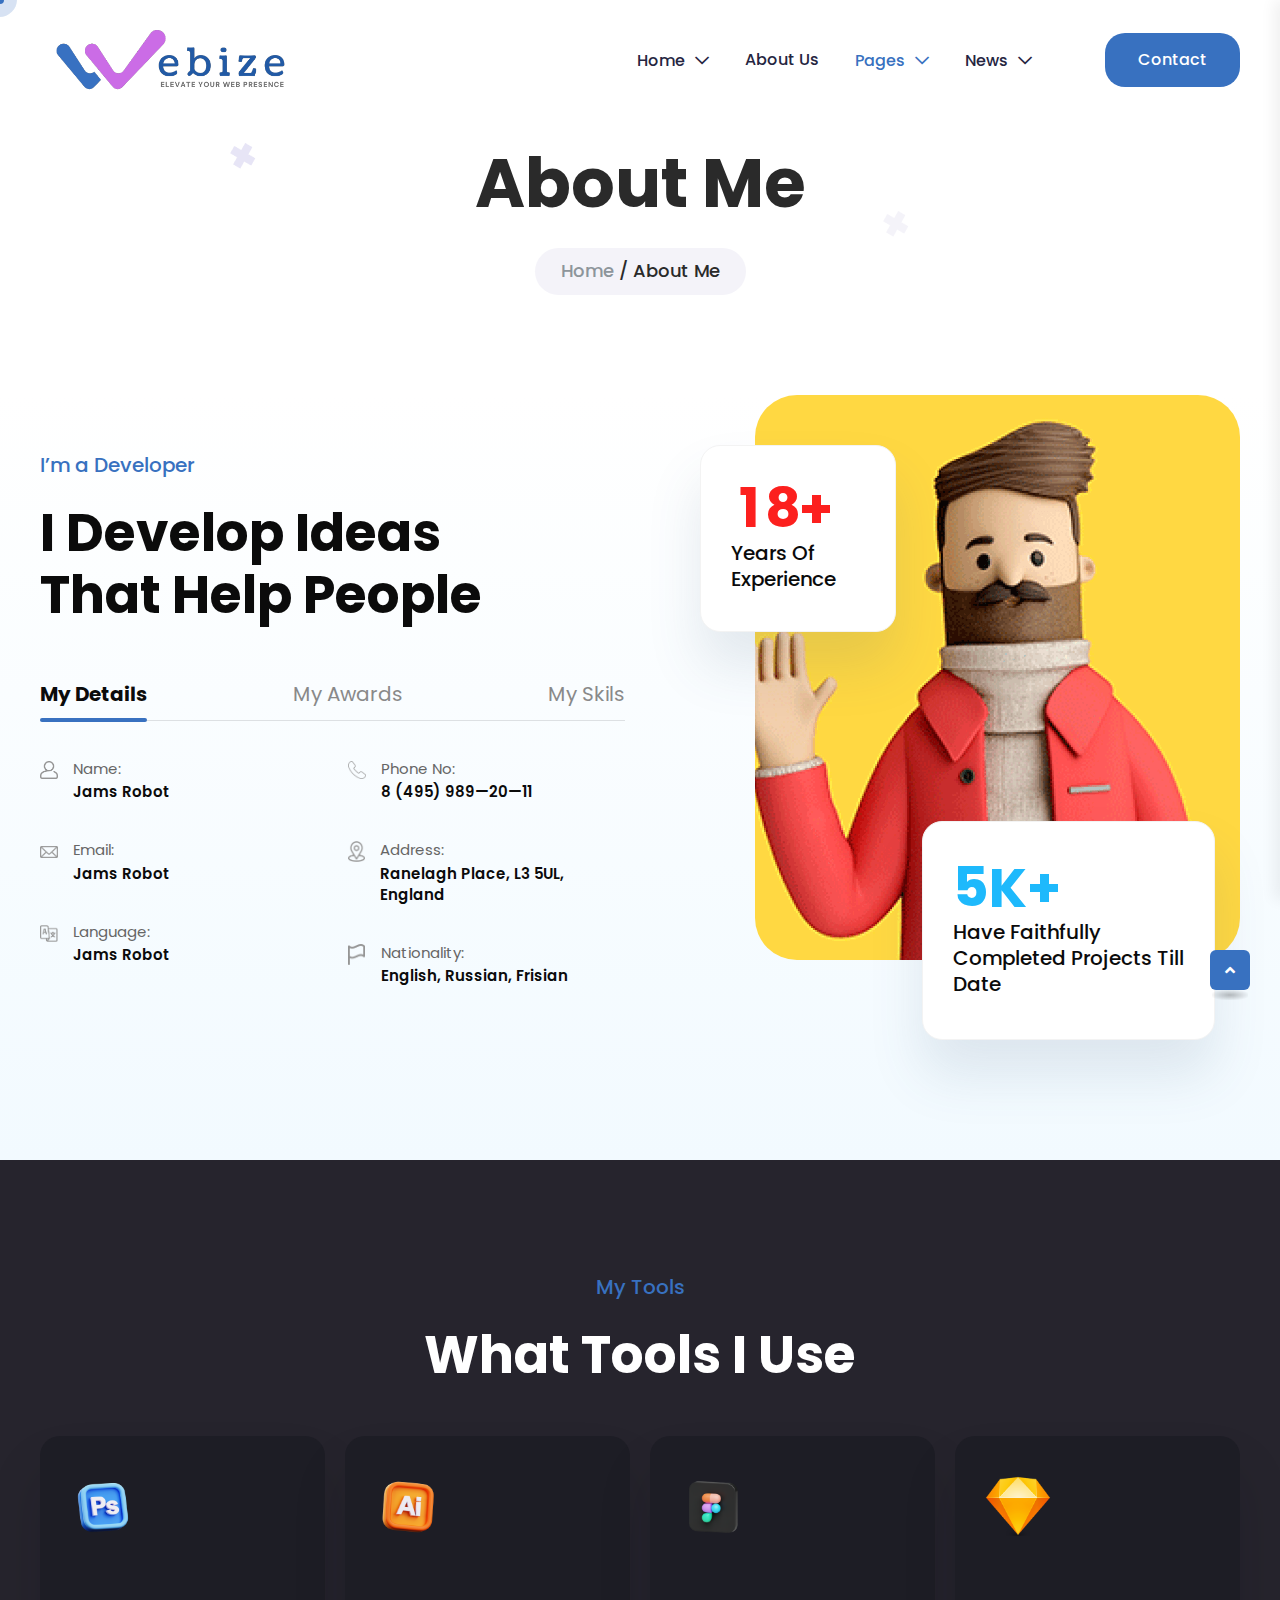
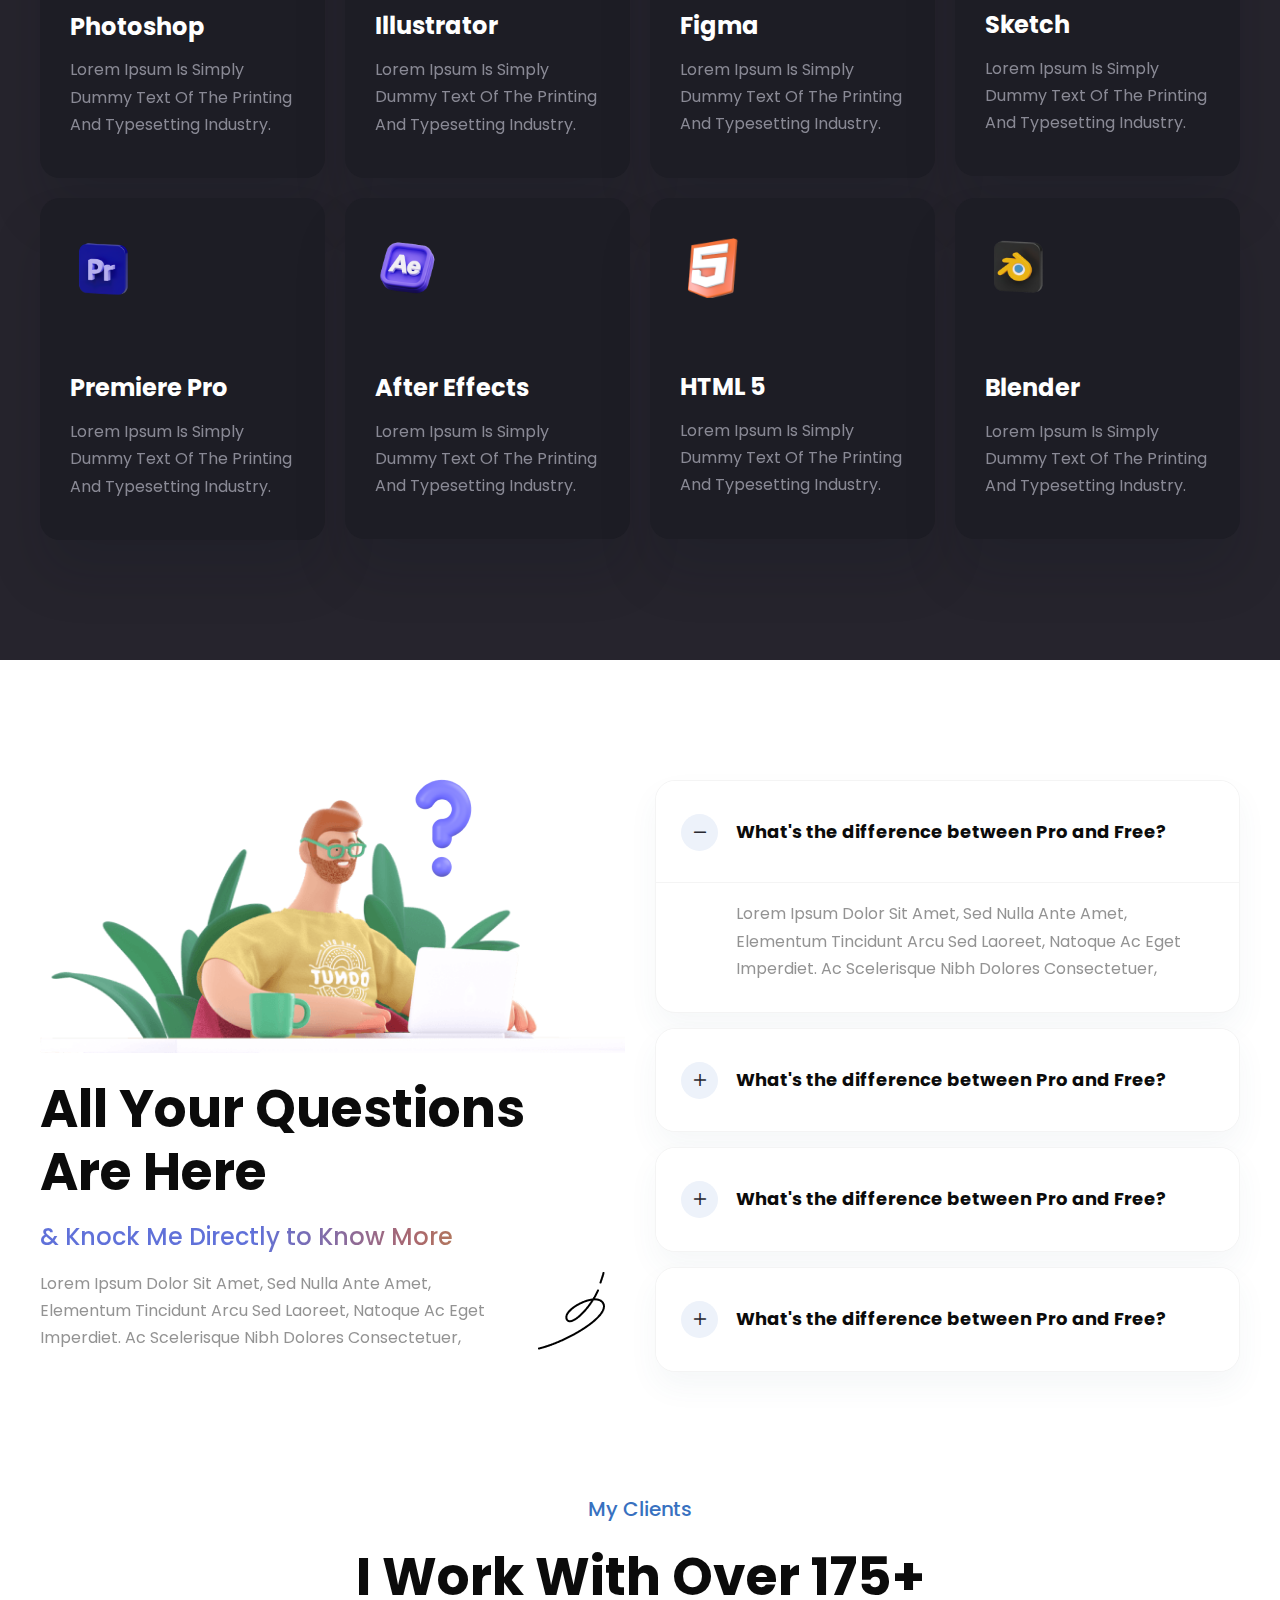
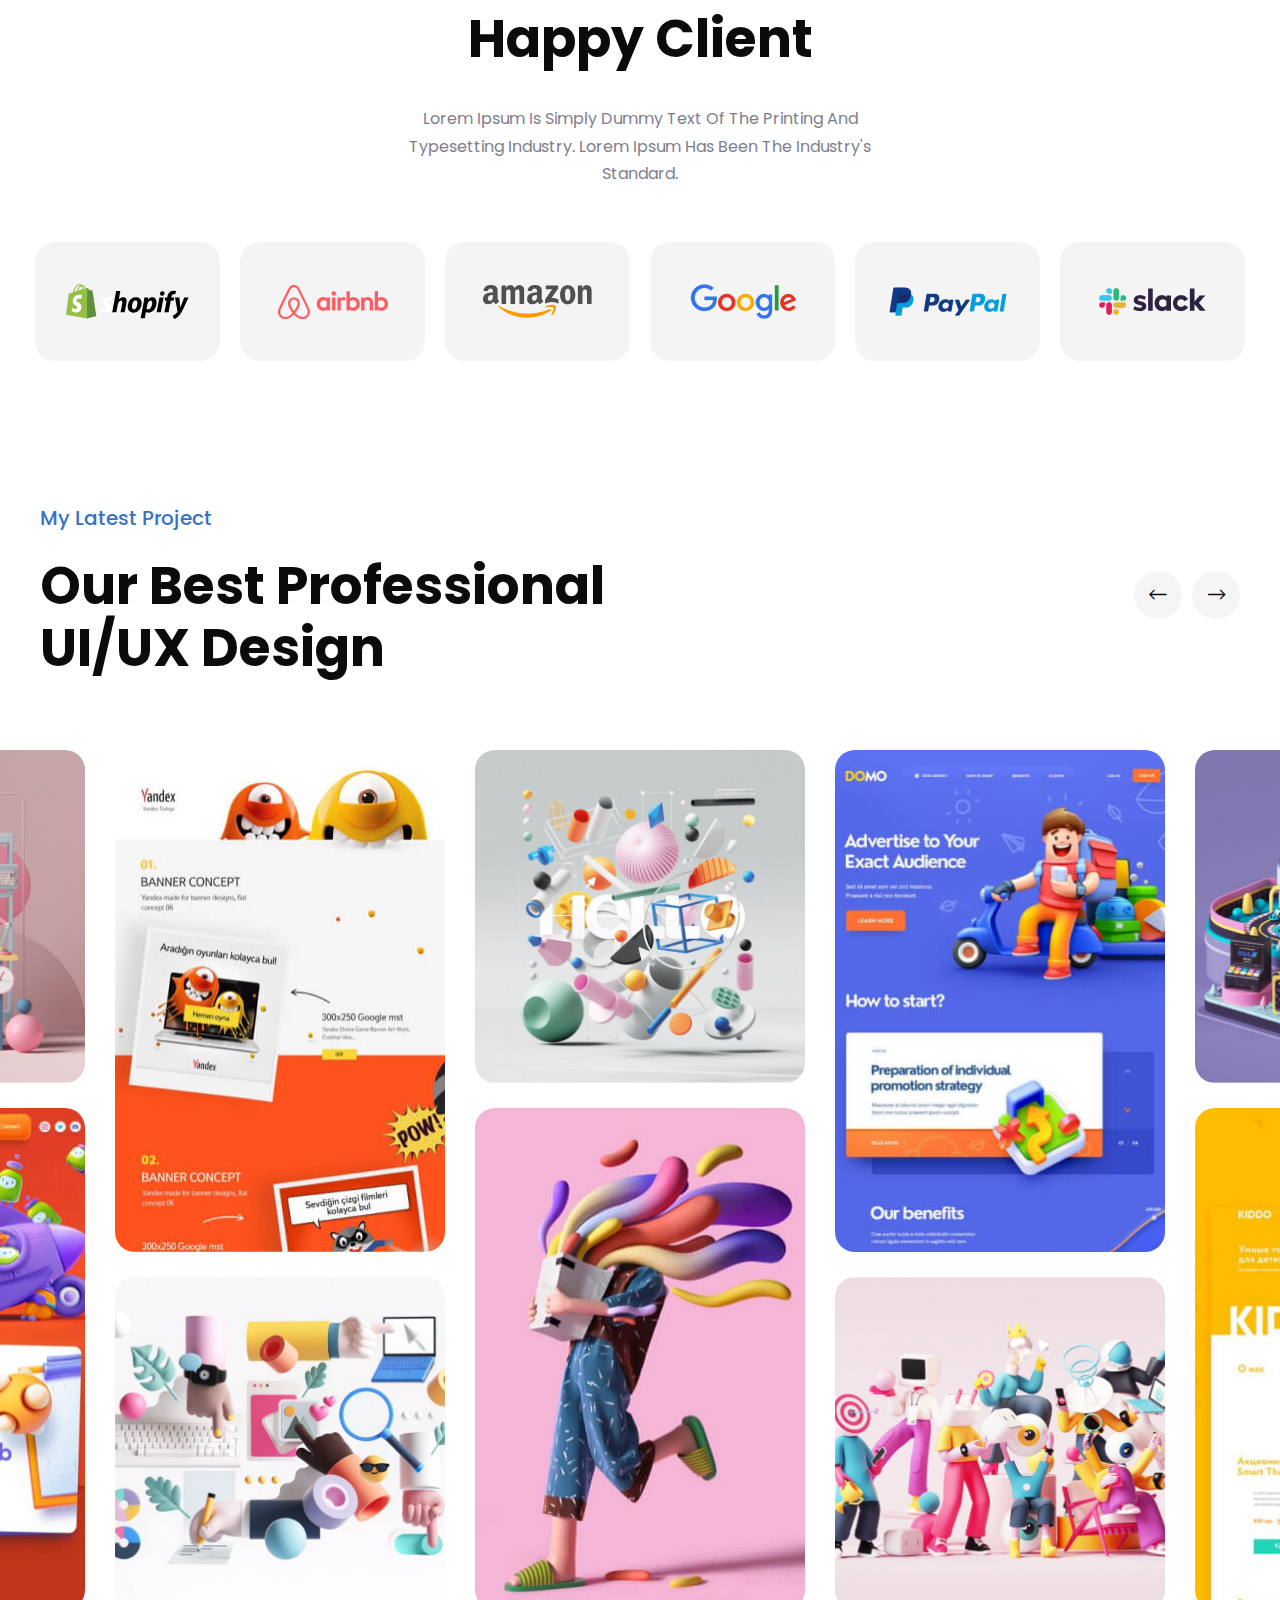
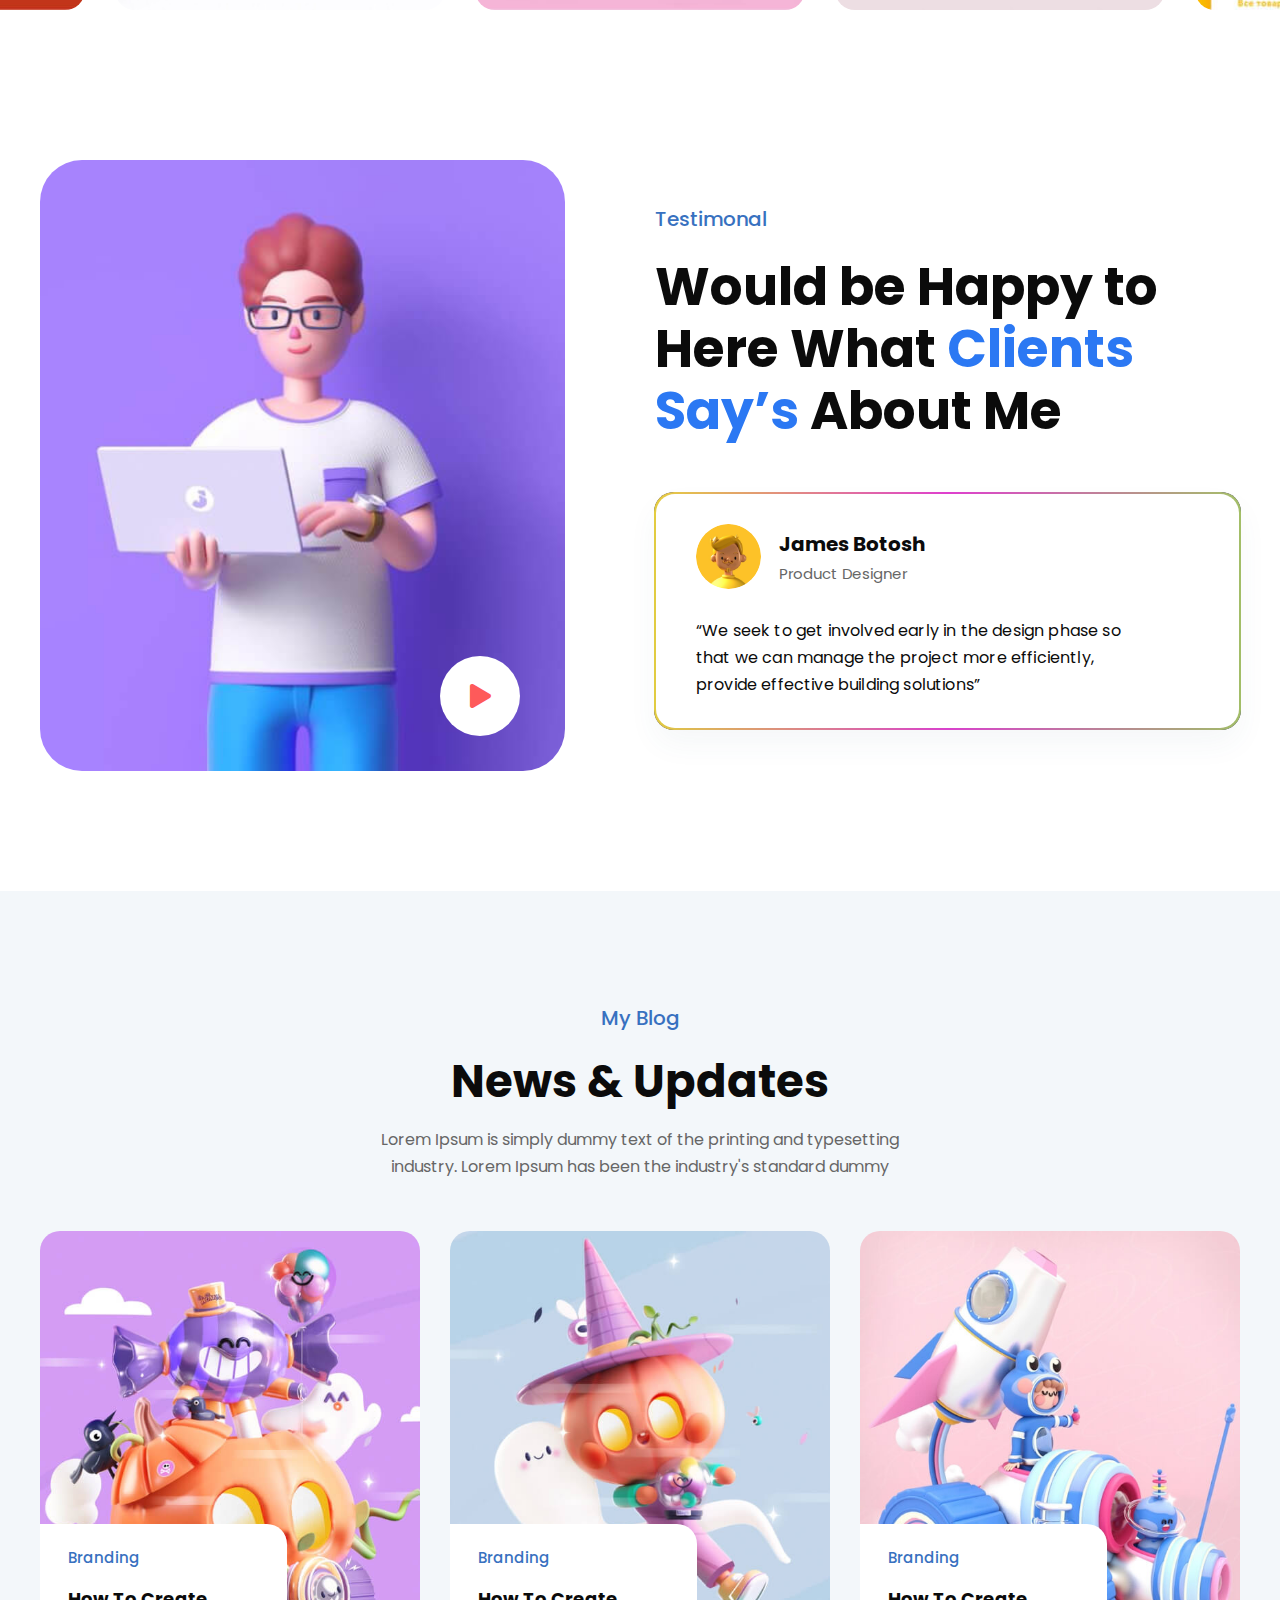
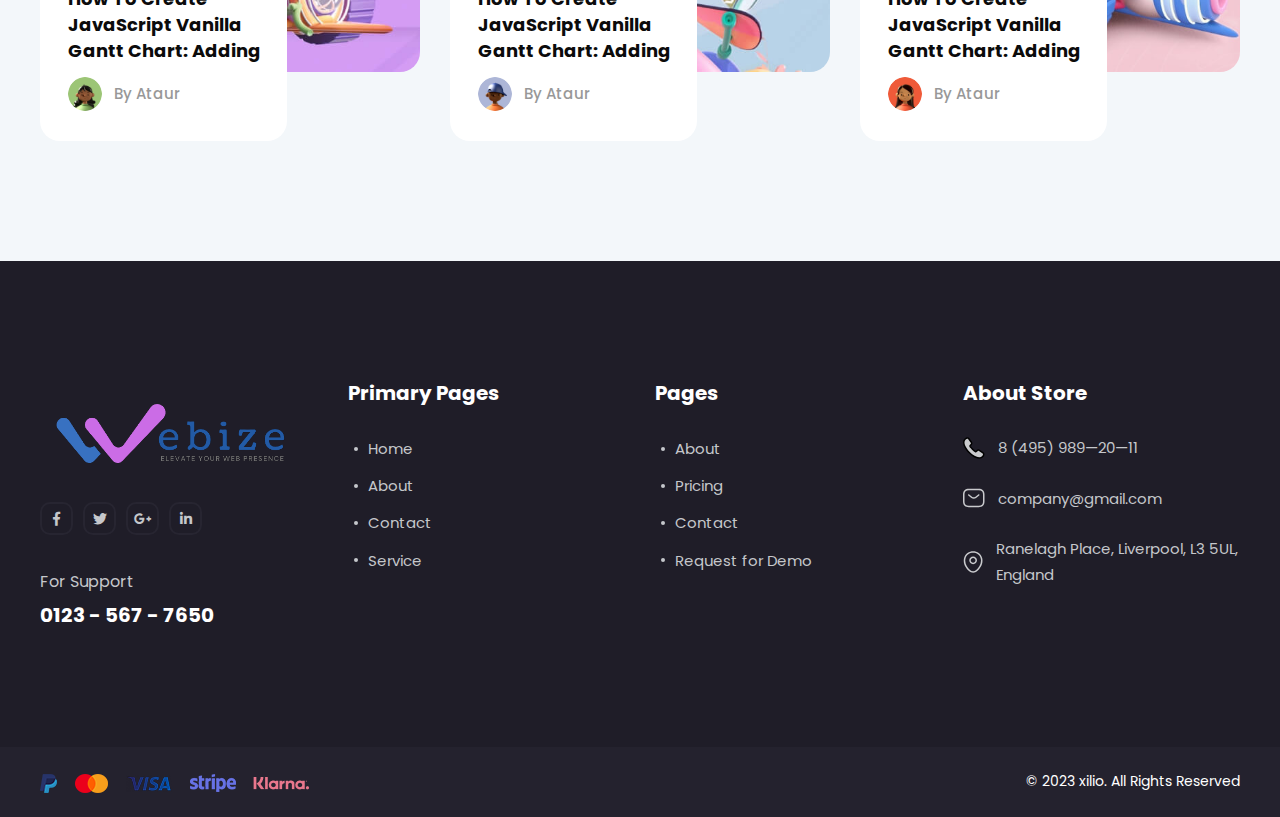
<file: about-me.html>
<!doctype html>
<html class="no-js" lang="en">
    
<!-- Mirrored from themedox.com/demo/xolio/about-me.html by HTTrack Website Copier/3.x [XR&CO'2014], Fri, 17 Feb 2023 19:15:17 GMT -->
<head>
        <meta charset="utf-8">
        <meta http-equiv="x-ua-compatible" content="ie=edge">
        <title>Xolio - Creative Agency HTML5 Template</title>
        <meta name="description" content="Xolio - Creative Agency Template">
        <meta name="viewport" content="width=device-width, initial-scale=1">

		<link rel="shortcut icon" type="image/x-icon" href="assets/img/favicon.png">
        <!-- Place favicon.ico in the root directory -->

        <!-- CSS here -->
        <link rel="stylesheet" href="assets/css/bootstrap.min.css">
        <link rel="stylesheet" href="assets/css/animate.min.css">
        <link rel="stylesheet" href="assets/css/magnific-popup.css">
        <link rel="stylesheet" href="assets/css/fontawesome-all.min.css">
        <link rel="stylesheet" href="assets/css/swiper-bundle.min.css">
        <link rel="stylesheet" href="assets/css/odometer.css">
        <link rel="stylesheet" href="assets/css/slick.css">
        <link rel="stylesheet" href="assets/css/default.css">
        <link rel="stylesheet" href="assets/css/style.css">
        <link rel="stylesheet" href="assets/css/responsive.css">
    </head>
    <body>

        <!--Preloader-->
        <div id="preloader">
            <div id="loader" class="loader">
                <div class="loader-container">
                    <div class="loader-icon"><img src="assets/img/logo/6.png" alt="Xolio - Creative Agency HTML5 Template">
                    </div>
                </div>
            </div>
        </div>
        <!--Preloader-end -->

        <!-- Custom-cursor -->
        <div class="mouseCursor cursor-outer"></div>
        <div class="mouseCursor cursor-inner"><span>Drag</span></div>
        <!-- Custom-cursor-end -->

		<!-- Scroll-top -->
        <button class="scroll-top scroll-to-target" data-target="html">
            <i class="fas fa-angle-up"></i>
        </button>
        <!-- Scroll-top-end-->

        <!-- header-area -->
        <header>
            <div id="sticky-header" class="menu-area transparent-header">
                <div class="container">
                    <div class="row">
                        <div class="col-12">
                            <div class="mobile-nav-toggler"><i class="fas fa-bars"></i></div>
                            <div class="menu-wrap">
                                <nav class="menu-nav">
                                    <div class="logo">
                                        <a href="index.html"><img src="assets/img/logo/webize.png" alt="Logo"></a>
                                    </div>
                                    <div class="navbar-wrap main-menu d-none d-lg-flex">
                                        <ul class="navigation">
                                            <li class="menu-item-has-children"><a href="#">Home</a>
                                                <ul class="sub-menu">
                                                    <li><a href="index.html">Creative Agency</a></li>
                                                    <li><a href="index-2.html">Personal Portfolio</a></li>
                                                    <li><a href="index-3.html">Digital Agency</a></li>
                                                </ul>
                                            </li>
                                            <li><a href="about-us.html">About Us</a></li>
                                            <li class="active menu-item-has-children"><a href="#">pages</a>
                                                <ul class="sub-menu">
                                                    <li class="active"><a href="about-me.html">About Me</a></li>
                                                    <li><a href="team.html">Team Page</a></li>
                                                    <li><a href="team-details.html">Team Details</a></li>
                                                    <li><a href="project-details.html">Portfolio Details</a></li>
                                                    <li><a href="services-details.html">Services Details</a></li>
                                                    <li><a href="contact.html">Contact Us</a></li>
                                                </ul>
                                            </li>
                                            <li class="menu-item-has-children"><a href="#">News</a>
                                                <ul class="sub-menu">
                                                    <li><a href="blog.html">Our Blog</a></li>
                                                    <li><a href="blog-details.html">Blog Details</a></li>
                                                </ul>
                                            </li>
                                        </ul>
                                    </div>
                                    <div class="header-action">
                                        <ul class="list-wrap">
                                            <li class="header-btn"><a href="#!" class="btn">Contact <span></span></a></li>
                                        </ul>
                                    </div>
                                </nav>
                            </div>

                            <!-- Mobile Menu  -->
                            <div class="mobile-menu">
                                <nav class="menu-box">
                                    <div class="close-btn"><i class="fas fa-times"></i></div>
                                    <div class="nav-logo">
                                        <a href="index.html"><img src="assets/img/logo/webize.png" alt="Logo"></a>
                                    </div>
                                    <div class="menu-outer">
                                        <!--Here Menu Will Come Automatically Via Javascript / Same Menu as in Header-->
                                    </div>
                                    <div class="social-links">
                                        <ul class="clearfix list-wrap">
                                            <li><a href="#"><i class="fab fa-facebook-f"></i></a></li>
                                            <li><a href="#"><i class="fab fa-twitter"></i></a></li>
                                            <li><a href="#"><i class="fab fa-instagram"></i></a></li>
                                            <li><a href="#"><i class="fab fa-linkedin-in"></i></a></li>
                                            <li><a href="#"><i class="fab fa-youtube"></i></a></li>
                                        </ul>
                                    </div>
                                </nav>
                            </div>
                            <div class="menu-backdrop"></div>
                            <!-- End Mobile Menu -->

                        </div>
                    </div>
                </div>

                <!-- header-contact -->
                <div class="header-contact-wrap">
                    <div class="container">
                        <div class="row">
                            <div class="col-lg-8">
                                <div class="left-side-content">
                                    <h3 class="title">Contact</h3>
                                    <div class="row">
                                        <div class="col-xl-4 col-lg-5 col-md-6">
                                            <div class="contact-info-list">
                                                <ul class="list-wrap">
                                                    <li>
                                                        <div class="icon">
                                                            <svg viewBox="0 0 22 20" fill="none" xmlns="http://www.w3.org/2000/svg">
                                                                <path fill-rule="evenodd" clip-rule="evenodd"
                                                                    d="M1.5 6.5C1.5 4.89295 1.95538 3.86848 2.63534 3.2371C3.32535 2.59637 4.36497 2.25 5.75 2.25H15.75C17.135 2.25 18.1746 2.59637 18.8647 3.2371C19.5446 3.86848 20 4.89295 20 6.5V13.5C20 15.107 19.5446 16.1315 18.8647 16.7629C18.1746 17.4036 17.135 17.75 15.75 17.75H5.75C4.36497 17.75 3.32535 17.4036 2.63534 16.7629C1.95538 16.1315 1.5 15.107 1.5 13.5V6.5ZM5.75 0.75C4.13503 0.75 2.67465 1.15363 1.61466 2.1379C0.544615 3.13152 0 4.60705 0 6.5V13.5C0 15.393 0.544615 16.8685 1.61466 17.8621C2.67465 18.8464 4.13503 19.25 5.75 19.25H15.75C17.365 19.25 18.8254 18.8464 19.8853 17.8621C20.9554 16.8685 21.5 15.393 21.5 13.5V6.5C21.5 4.60705 20.9554 3.13152 19.8853 2.1379C18.8254 1.15363 17.365 0.75 15.75 0.75H5.75ZM16.2181 7.58602C16.5417 7.32751 16.5945 6.85558 16.336 6.53194C16.0775 6.20829 15.6056 6.15548 15.2819 6.41398L12.1529 8.91324L12.1525 8.91352C11.3961 9.51536 10.0946 9.51549 9.33799 8.91393L6.21898 6.41471C5.89574 6.1557 5.42373 6.20778 5.16471 6.53102C4.9057 6.85426 4.95778 7.32627 5.28102 7.58529L8.40101 10.0853L8.40286 10.0868C9.70626 11.1244 11.7837 11.1244 13.0871 10.0868L13.0881 10.086L16.2181 7.58602Z" />
                                                            </svg>
                                                        </div>
                                                        <div class="content">
                                                            <a href="mailto:company@gmail.com">company@gmail.com</a>
                                                        </div>
                                                    </li>
                                                    <li>
                                                        <div class="icon">
                                                            <svg viewBox="0 0 20 22" fill="none" xmlns="http://www.w3.org/2000/svg">
                                                                <path fill-rule="evenodd" clip-rule="evenodd"
                                                                    d="M2.48199 7.65591C3.37522 3.73032 6.71708 1.74769 10.1338 1.75C13.5508 1.75231 16.8905 3.73971 17.7791 7.66556L17.7791 7.6656C18.8362 12.3354 15.943 16.3756 13.2111 18.999L13.2097 19.0004C11.4913 20.659 8.77127 20.661 7.04076 18.9997C4.31866 16.3762 1.42493 12.3261 2.48199 7.65591ZM10.1348 0.250002C14.1154 0.252693 18.1706 2.60029 19.2421 7.33441C20.4848 12.8239 17.0589 17.3834 14.251 20.08C11.9497 22.3008 8.31046 22.2989 6.00106 20.0809L6.00012 20.08C3.20236 17.3836 -0.22362 12.8139 1.01908 7.32441L1.01926 7.32364C2.09618 2.58953 6.1542 0.247312 10.1348 0.250002ZM7.76166 9.30994C7.76166 8.00103 8.82274 6.93994 10.1317 6.93994C11.4406 6.93994 12.5017 8.00103 12.5017 9.30994C12.5017 10.6189 11.4406 11.6799 10.1317 11.6799C8.82274 11.6799 7.76166 10.6189 7.76166 9.30994ZM10.1317 5.43994C7.99432 5.43994 6.26166 7.1726 6.26166 9.30994C6.26166 11.4473 7.99432 13.1799 10.1317 13.1799C12.269 13.1799 14.0017 11.4473 14.0017 9.30994C14.0017 7.1726 12.269 5.43994 10.1317 5.43994Z" />
                                                            </svg>
                                                        </div>
                                                        <div class="content">
                                                            <span>Ranelagh Place, Liverpool, L3 5UL, England</span>
                                                        </div>
                                                    </li>
                                                    <li>
                                                        <div class="icon">
                                                            <svg viewBox="0 0 22 22" fill="none" xmlns="http://www.w3.org/2000/svg">
                                                                <path fill-rule="evenodd" clip-rule="evenodd"
                                                                    d="M1.5 11C1.5 5.89421 5.64421 1.75 10.75 1.75C15.8558 1.75 20 5.89421 20 11C20 16.1058 15.8558 20.25 10.75 20.25C5.64421 20.25 1.5 16.1058 1.5 11ZM10.75 0.25C4.81579 0.25 0 5.06579 0 11C0 16.9342 4.81579 21.75 10.75 21.75C16.6842 21.75 21.5 16.9342 21.5 11C21.5 5.06579 16.6842 0.25 10.75 0.25ZM11.1289 6.50977C11.1289 6.09555 10.7931 5.75977 10.3789 5.75977C9.96469 5.75977 9.62891 6.09555 9.62891 6.50977V10.6098C9.62891 11.0862 9.79027 11.5637 10.0149 11.9576C10.2393 12.3511 10.5673 12.7322 10.9755 12.9744L10.9766 12.975L14.0746 14.8238C14.4303 15.0361 14.8907 14.9198 15.1029 14.5641C15.3152 14.2084 15.1989 13.748 14.8432 13.5357L11.7433 11.6857L11.7413 11.6845C11.6099 11.6067 11.4483 11.4431 11.3179 11.2145C11.1875 10.9859 11.1289 10.7633 11.1289 10.6098V6.50977Z" />
                                                            </svg>
                                                        </div>
                                                        <div class="content">
                                                            <span>7 Days a week <br> from 10-00 am to 6-00 pm</span>
                                                        </div>
                                                    </li>
                                                </ul>
                                                <div class="lats-chat">
                                                    <a href="contact.html">Lat’s Chat</a>
                                                </div>
                                            </div>
                                        </div>
                                        <div class="col-xl-8 col-lg-7 col-md-6">
                                            <div class="our-best-project">
                                                <div class="content">
                                                    <h4 class="title">One of Our <span>Best Ongoing</span> Projects</h4>
                                                    <a href="project-details.html" class="btn">Details <span></span></a>
                                                </div>
                                                <div class="thumb">
                                                    <img src="assets/img/images/our_project_img.png" alt="">
                                                </div>
                                            </div>
                                        </div>
                                    </div>
                                </div>
                            </div>
                            <div class="col-lg-4">
                                <div class="customer-support-wrap">
                                    <h4 class="title">Customer Support</h4>
                                    <div class="customer-support-content">
                                        <div class="content-top">
                                            <img src="assets/img/images/support_img.png" alt="">
                                            <h4 class="title">Need Help Choosing a Plan?</h4>
                                        </div>
                                        <p>We offer solutions for businesses of all sizes. For questions about our plans and products,,
                                            contact our team of experts. <a href="contact.html">Get in touch</a></p>
                                    </div>
                                    <div class="content-bottom">
                                        <a href="contact.html">Support</a>
                                        <a href="contact.html">Documentation</a>
                                    </div>
                                </div>
                            </div>
                        </div>
                    </div>
                </div>
                <div class="body-contact-overlay"></div>
                <!-- header-contact-end -->
            </div>
        </header>
        <!-- header-area-end -->



        <!-- main-area -->
        <main>

            <!-- breadcrumb-area -->
            <section class="breadcrumb-area about-me-breadcrumb pt-175 pb-110">
                <div class="container">
                    <div class="row">
                        <div class="col-12">
                            <div class="breadcrumb-content">
                                <h2 class="title">About Me</h2>
                                <nav aria-label="breadcrumb">
                                    <ol class="breadcrumb">
                                        <li class="breadcrumb-item"><a href="index.html">Home</a></li>
                                        <li class="breadcrumb-item active" aria-current="page">About Me</li>
                                    </ol>
                                </nav>
                            </div>
                        </div>
                    </div>
                </div>
                <div class="breadcrumb-shape-wrap">
                    <img src="assets/img/images/breadcrumb_shape01.png" alt="">
                    <img src="assets/img/images/breadcrumb_shape02.png" alt="">
                </div>
            </section>
            <!-- breadcrumb-area-end -->

            <!-- developr-area -->
            <section class="developr-area pb-120">
                <div class="container">
                    <div class="row align-items-center justify-content-center">
                        <div class="col-lg-6 col-md-9 order-0 order-lg-2">
                            <div class="developr-img">
                                <img src="assets/img/images/developer_img.png" alt="">
                                <div class="work-experience-wrap">
                                    <h2 class="count"><span class="odometer" data-count="18"></span>+</h2>
                                    <p>Years Of Experience</p>
                                </div>
                                <div class="project-completed-wrap">
                                    <h2 class="count"><span class="odometer" data-count="5"></span>K+</h2>
                                    <p>Have Faithfully Completed Projects Till Date</p>
                                </div>
                            </div>
                        </div>
                        <div class="col-lg-6">
                            <div class="developr-content">
                                <div class="section-title title-style-two mb-50">
                                    <span class="sub-title">I’m a Developer</span>
                                    <h2 class="title">I Develop Ideas <br> That Help People</h2>
                                </div>
                                <ul class="nav nav-tabs" id="myTab" role="tablist">
                                    <li class="nav-item" role="presentation">
                                        <button class="nav-link active" id="details-tab" data-bs-toggle="tab" data-bs-target="#details-tab-pane" type="button" role="tab" aria-controls="details-tab-pane" aria-selected="true">My Details</button>
                                    </li>
                                    <li class="nav-item" role="presentation">
                                        <button class="nav-link" id="awards-tab" data-bs-toggle="tab" data-bs-target="#awards-tab-pane" type="button" role="tab" aria-controls="awards-tab-pane" aria-selected="false">My Awards</button>
                                    </li>
                                    <li class="nav-item" role="presentation">
                                        <button class="nav-link" id="skils-tab" data-bs-toggle="tab" data-bs-target="#skils-tab-pane" type="button"
                                            role="tab" aria-controls="skils-tab-pane" aria-selected="false">My Skils</button>
                                    </li>
                                </ul>
                                <div class="tab-content" id="myTabContent">
                                    <div class="tab-pane fade show active" id="details-tab-pane" role="tabpanel" aria-labelledby="details-tab" tabindex="0">
                                        <div class="developer-info-wrap">
                                            <div class="row">
                                                <div class="col-md-6">
                                                    <ul class="list-wrap">
                                                        <li>
                                                            <div class="icon">
                                                                <img src="assets/img/icon/developer_icon01.png" alt="">
                                                            </div>
                                                            <div class="content">
                                                                <span>Name:</span>
                                                                <p>Jams Robot</p>
                                                            </div>
                                                        </li>
                                                        <li>
                                                            <div class="icon">
                                                                <img src="assets/img/icon/developer_icon02.png" alt="">
                                                            </div>
                                                            <div class="content">
                                                                <span>Email:</span>
                                                                <p>Jams Robot</p>
                                                            </div>
                                                        </li>
                                                        <li>
                                                            <div class="icon">
                                                                <img src="assets/img/icon/developer_icon03.png" alt="">
                                                            </div>
                                                            <div class="content">
                                                                <span>Language:</span>
                                                                <p>Jams Robot</p>
                                                            </div>
                                                        </li>
                                                    </ul>
                                                </div>
                                                <div class="col-md-6">
                                                    <ul class="list-wrap">
                                                        <li>
                                                            <div class="icon">
                                                                <img src="assets/img/icon/developer_icon04.png" alt="">
                                                            </div>
                                                            <div class="content">
                                                                <span>Phone No:</span>
                                                                <p>8 (495) 989—20—11</p>
                                                            </div>
                                                        </li>
                                                        <li>
                                                            <div class="icon">
                                                                <img src="assets/img/icon/developer_icon05.png" alt="">
                                                            </div>
                                                            <div class="content">
                                                                <span>Address:</span>
                                                                <p>Ranelagh Place, L3 5UL, England</p>
                                                            </div>
                                                        </li>
                                                        <li>
                                                            <div class="icon">
                                                                <img src="assets/img/icon/developer_icon06.png" alt="">
                                                            </div>
                                                            <div class="content">
                                                                <span>Nationality:</span>
                                                                <p>English, Russian, Frisian</p>
                                                            </div>
                                                        </li>
                                                    </ul>
                                                </div>
                                            </div>
                                        </div>
                                    </div>
                                    <div class="tab-pane fade" id="awards-tab-pane" role="tabpanel" aria-labelledby="awards-tab" tabindex="0">
                                        <div class="developer-info-wrap">
                                            <div class="row">
                                                <div class="col-md-6">
                                                    <ul class="list-wrap">
                                                        <li>
                                                            <div class="icon">
                                                                <img src="assets/img/icon/developer_icon01.png" alt="">
                                                            </div>
                                                            <div class="content">
                                                                <span>Name:</span>
                                                                <p>Jams Robot</p>
                                                            </div>
                                                        </li>
                                                        <li>
                                                            <div class="icon">
                                                                <img src="assets/img/icon/developer_icon02.png" alt="">
                                                            </div>
                                                            <div class="content">
                                                                <span>Email:</span>
                                                                <p>Jams Robot</p>
                                                            </div>
                                                        </li>
                                                        <li>
                                                            <div class="icon">
                                                                <img src="assets/img/icon/developer_icon03.png" alt="">
                                                            </div>
                                                            <div class="content">
                                                                <span>Language:</span>
                                                                <p>Jams Robot</p>
                                                            </div>
                                                        </li>
                                                    </ul>
                                                </div>
                                                <div class="col-md-6">
                                                    <ul class="list-wrap">
                                                        <li>
                                                            <div class="icon">
                                                                <img src="assets/img/icon/developer_icon04.png" alt="">
                                                            </div>
                                                            <div class="content">
                                                                <span>Phone No:</span>
                                                                <p>8 (495) 989—20—11</p>
                                                            </div>
                                                        </li>
                                                        <li>
                                                            <div class="icon">
                                                                <img src="assets/img/icon/developer_icon05.png" alt="">
                                                            </div>
                                                            <div class="content">
                                                                <span>Address:</span>
                                                                <p>Ranelagh Place, L3 5UL, England</p>
                                                            </div>
                                                        </li>
                                                        <li>
                                                            <div class="icon">
                                                                <img src="assets/img/icon/developer_icon06.png" alt="">
                                                            </div>
                                                            <div class="content">
                                                                <span>Nationality:</span>
                                                                <p>English, Russian, Frisian</p>
                                                            </div>
                                                        </li>
                                                    </ul>
                                                </div>
                                            </div>
                                        </div>
                                    </div>
                                    <div class="tab-pane fade" id="skils-tab-pane" role="tabpanel" aria-labelledby="skils-tab" tabindex="0">
                                        <div class="developer-info-wrap">
                                            <div class="row">
                                                <div class="col-md-6">
                                                    <ul class="list-wrap">
                                                        <li>
                                                            <div class="icon">
                                                                <img src="assets/img/icon/developer_icon01.png" alt="">
                                                            </div>
                                                            <div class="content">
                                                                <span>Name:</span>
                                                                <p>Jams Robot</p>
                                                            </div>
                                                        </li>
                                                        <li>
                                                            <div class="icon">
                                                                <img src="assets/img/icon/developer_icon02.png" alt="">
                                                            </div>
                                                            <div class="content">
                                                                <span>Email:</span>
                                                                <p>Jams Robot</p>
                                                            </div>
                                                        </li>
                                                        <li>
                                                            <div class="icon">
                                                                <img src="assets/img/icon/developer_icon03.png" alt="">
                                                            </div>
                                                            <div class="content">
                                                                <span>Language:</span>
                                                                <p>Jams Robot</p>
                                                            </div>
                                                        </li>
                                                    </ul>
                                                </div>
                                                <div class="col-md-6">
                                                    <ul class="list-wrap">
                                                        <li>
                                                            <div class="icon">
                                                                <img src="assets/img/icon/developer_icon04.png" alt="">
                                                            </div>
                                                            <div class="content">
                                                                <span>Phone No:</span>
                                                                <p>8 (495) 989—20—11</p>
                                                            </div>
                                                        </li>
                                                        <li>
                                                            <div class="icon">
                                                                <img src="assets/img/icon/developer_icon05.png" alt="">
                                                            </div>
                                                            <div class="content">
                                                                <span>Address:</span>
                                                                <p>Ranelagh Place, L3 5UL, England</p>
                                                            </div>
                                                        </li>
                                                        <li>
                                                            <div class="icon">
                                                                <img src="assets/img/icon/developer_icon06.png" alt="">
                                                            </div>
                                                            <div class="content">
                                                                <span>Nationality:</span>
                                                                <p>English, Russian, Frisian</p>
                                                            </div>
                                                        </li>
                                                    </ul>
                                                </div>
                                            </div>
                                        </div>
                                    </div>
                                </div>
                            </div>
                        </div>
                    </div>
                </div>
            </section>
            <!-- developr-area-end -->

            <!-- tools-area -->
            <section class="tools-area">
                <div class="container">
                    <div class="row justify-content-center">
                        <div class="col-lg-6">
                            <div class="section-title title-style-two white-title text-center mb-50">
                                <span class="sub-title">My Tools</span>
                                <h2 class="title">What Tools I Use</h2>
                            </div>
                        </div>
                    </div>
                    <div class="tools-item-wrap">
                        <div class="row justify-content-center">
                            <div class="col-xl-3 col-lg-4 col-md-6 col-sm-8">
                                <div class="tools-item">
                                    <div class="tools-icon">
                                        <img src="assets/img/icon/tools_icon01.png" alt="">
                                    </div>
                                    <div class="tools-content">
                                        <h3 class="title">Photoshop</h3>
                                        <p>Lorem Ipsum is simply dummy text of the printing and typesetting industry.</p>
                                    </div>
                                </div>
                            </div>
                            <div class="col-xl-3 col-lg-4 col-md-6 col-sm-8">
                                <div class="tools-item">
                                    <div class="tools-icon">
                                        <img src="assets/img/icon/tools_icon02.png" alt="">
                                    </div>
                                    <div class="tools-content">
                                        <h3 class="title">Illustrator</h3>
                                        <p>Lorem Ipsum is simply dummy text of the printing and typesetting industry.</p>
                                    </div>
                                </div>
                            </div>
                            <div class="col-xl-3 col-lg-4 col-md-6 col-sm-8">
                                <div class="tools-item">
                                    <div class="tools-icon">
                                        <img src="assets/img/icon/tools_icon03.png" alt="">
                                    </div>
                                    <div class="tools-content">
                                        <h3 class="title">Figma</h3>
                                        <p>Lorem Ipsum is simply dummy text of the printing and typesetting industry.</p>
                                    </div>
                                </div>
                            </div>
                            <div class="col-xl-3 col-lg-4 col-md-6 col-sm-8">
                                <div class="tools-item">
                                    <div class="tools-icon">
                                        <img src="assets/img/icon/tools_icon04.png" alt="">
                                    </div>
                                    <div class="tools-content">
                                        <h3 class="title">Sketch</h3>
                                        <p>Lorem Ipsum is simply dummy text of the printing and typesetting industry.</p>
                                    </div>
                                </div>
                            </div>
                            <div class="col-xl-3 col-lg-4 col-md-6 col-sm-8">
                                <div class="tools-item">
                                    <div class="tools-icon">
                                        <img src="assets/img/icon/tools_icon05.png" alt="">
                                    </div>
                                    <div class="tools-content">
                                        <h3 class="title">Premiere Pro</h3>
                                        <p>Lorem Ipsum is simply dummy text of the printing and typesetting industry.</p>
                                    </div>
                                </div>
                            </div>
                            <div class="col-xl-3 col-lg-4 col-md-6 col-sm-8">
                                <div class="tools-item">
                                    <div class="tools-icon">
                                        <img src="assets/img/icon/tools_icon06.png" alt="">
                                    </div>
                                    <div class="tools-content">
                                        <h3 class="title">After Effects</h3>
                                        <p>Lorem Ipsum is simply dummy text of the printing and typesetting industry.</p>
                                    </div>
                                </div>
                            </div>
                            <div class="col-xl-3 col-lg-4 col-md-6 col-sm-8">
                                <div class="tools-item">
                                    <div class="tools-icon">
                                        <img src="assets/img/icon/tools_icon07.png" alt="">
                                    </div>
                                    <div class="tools-content">
                                        <h3 class="title">HTML 5</h3>
                                        <p>Lorem Ipsum is simply dummy text of the printing and typesetting industry.</p>
                                    </div>
                                </div>
                            </div>
                            <div class="col-xl-3 col-lg-4 col-md-6 col-sm-8">
                                <div class="tools-item">
                                    <div class="tools-icon">
                                        <img src="assets/img/icon/tools_icon08.png" alt="">
                                    </div>
                                    <div class="tools-content">
                                        <h3 class="title">Blender</h3>
                                        <p>Lorem Ipsum is simply dummy text of the printing and typesetting industry.</p>
                                    </div>
                                </div>
                            </div>
                        </div>
                    </div>
                </div>
            </section>
            <!-- tools-area-end -->

            <!-- faq-area -->
            <section class="faq-area pt-120">
                <div class="container">
                    <div class="row align-items-center">
                        <div class="col-lg-6">
                            <div class="faq-img">
                                <img src="assets/img/images/faq_img.png" alt="">
                                <img src="assets/img/images/faq_img02.png" alt="">
                            </div>
                            <div class="faq-content">
                                <div class="section-title title-style-two mb-20">
                                    <h2 class="title">All Your Questions <br> Are Here</h2>
                                </div>
                                <h3 class="title-two">& Knock Me Directly to Know More</h3>
                                <p>Lorem ipsum dolor sit amet, sed nulla ante amet, elementum tincidunt arcu sed laoreet, natoque ac eget imperdiet. Ac scelerisque nibh dolores consectetuer,</p>
                            </div>
                        </div>
                        <div class="col-lg-6">
                            <div class="accordion faq-wrap" id="accordionExample">
                                <div class="accordion-item">
                                    <h2 class="accordion-header" id="headingOne">
                                        <button class="accordion-button" type="button" data-bs-toggle="collapse" data-bs-target="#collapseOne"
                                            aria-expanded="true" aria-controls="collapseOne">
                                            What's the difference between Pro and Free?
                                        </button>
                                    </h2>
                                    <div id="collapseOne" class="accordion-collapse collapse show" aria-labelledby="headingOne"
                                        data-bs-parent="#accordionExample">
                                        <div class="accordion-body">
                                            <p>Lorem ipsum dolor sit amet, sed nulla ante amet, elementum tincidunt arcu sed laoreet, natoque ac eget imperdiet. Ac scelerisque nibh dolores consectetuer,</p>
                                        </div>
                                    </div>
                                </div>
                                <div class="accordion-item">
                                    <h2 class="accordion-header" id="headingTwo">
                                        <button class="accordion-button collapsed" type="button" data-bs-toggle="collapse"
                                            data-bs-target="#collapseTwo" aria-expanded="false" aria-controls="collapseTwo">
                                            What's the difference between Pro and Free?
                                        </button>
                                    </h2>
                                    <div id="collapseTwo" class="accordion-collapse collapse" aria-labelledby="headingTwo"
                                        data-bs-parent="#accordionExample">
                                        <div class="accordion-body">
                                            <p>Lorem ipsum dolor sit amet, sed nulla ante amet, elementum tincidunt arcu sed laoreet, natoque ac eget imperdiet. Ac scelerisque nibh dolores consectetuer,</p>
                                        </div>
                                    </div>
                                </div>
                                <div class="accordion-item">
                                    <h2 class="accordion-header" id="headingThree">
                                        <button class="accordion-button collapsed" type="button" data-bs-toggle="collapse"
                                            data-bs-target="#collapseThree" aria-expanded="false" aria-controls="collapseThree">
                                            What's the difference between Pro and Free?
                                        </button>
                                    </h2>
                                    <div id="collapseThree" class="accordion-collapse collapse" aria-labelledby="headingThree"
                                        data-bs-parent="#accordionExample">
                                        <div class="accordion-body">
                                            <p>Lorem ipsum dolor sit amet, sed nulla ante amet, elementum tincidunt arcu sed laoreet, natoque ac eget imperdiet. Ac scelerisque nibh dolores consectetuer,</p>
                                        </div>
                                    </div>
                                </div>
                                <div class="accordion-item">
                                    <h2 class="accordion-header" id="headingFour">
                                        <button class="accordion-button collapsed" type="button" data-bs-toggle="collapse"
                                            data-bs-target="#collapseFour" aria-expanded="false" aria-controls="collapseFour">
                                            What's the difference between Pro and Free?
                                        </button>
                                    </h2>
                                    <div id="collapseFour" class="accordion-collapse collapse" aria-labelledby="headingFour"
                                        data-bs-parent="#accordionExample">
                                        <div class="accordion-body">
                                            <p>Lorem ipsum dolor sit amet, sed nulla ante amet, elementum tincidunt arcu sed laoreet, natoque ac eget imperdiet. Ac scelerisque nibh dolores consectetuer,</p>
                                        </div>
                                    </div>
                                </div>
                            </div>
                        </div>
                    </div>
                </div>
                <div class="faq-shape-wrap">
                    <img src="assets/img/images/faq_shape.png" alt="">
                </div>
            </section>
            <!-- faq-area-end -->

            <!-- client-area -->
            <section class="client-area pt-120">
                <div class="container">
                    <div class="row justify-content-center">
                        <div class="col-xl-6 col-lg-8">
                            <div class="section-title title-style-two text-center mb-55">
                                <span class="sub-title">My Clients</span>
                                <h2 class="title">I Work With Over 175+ Happy Client</h2>
                                <p>Lorem Ipsum is simply dummy text of the printing and typesetting industry. Lorem Ipsum has been the industry's standard.</p>
                            </div>
                        </div>
                    </div>
                    <div class="row brand-active">
                        <div class="col-12">
                            <div class="brand-item">
                                <img src="assets/img/brand/h3_brand_img01.png" alt="">
                            </div>
                        </div>
                        <div class="col-12">
                            <div class="brand-item">
                                <img src="assets/img/brand/h3_brand_img02.png" alt="">
                            </div>
                        </div>
                        <div class="col-12">
                            <div class="brand-item">
                                <img src="assets/img/brand/h3_brand_img03.png" alt="">
                            </div>
                        </div>
                        <div class="col-12">
                            <div class="brand-item">
                                <img src="assets/img/brand/h3_brand_img04.png" alt="">
                            </div>
                        </div>
                        <div class="col-12">
                            <div class="brand-item">
                                <img src="assets/img/brand/h3_brand_img05.png" alt="">
                            </div>
                        </div>
                        <div class="col-12">
                            <div class="brand-item">
                                <img src="assets/img/brand/h3_brand_img06.png" alt="">
                            </div>
                        </div>
                    </div>
                </div>
            </section>
            <!-- client-area-end -->

            <!-- project-area -->
            <section class="inner-projcet-area-two pt-140 pb-125">
                <div class="container">
                    <div class="row align-items-center">
                        <div class="col-md-8">
                            <div class="section-title title-style-two mb-70">
                                <span class="sub-title">My Latest Project</span>
                                <h2 class="title">Our Best Professional <br> UI/UX Design</h2>
                            </div>
                        </div>
                        <div class="col-md-4">
                            <div class="inner-project-nav"></div>
                        </div>
                    </div>
                </div>
                <div class="container-fulid p-0">
                    <div class="inner-projcet-wrap-two">
                        <div class="row g-0 inner-project-active">
                            <div class="col-lg-4">
                                <div class="inner-project-item horizoital-item">
                                    <div class="inner-project-thumb">
                                        <a href="project-details.html"><img src="assets/img/project/inner_two_project01.jpg" alt=""></a>
                                    </div>
                                    <div class="inner-project-content">
                                        <h3 class="title"><a href="project-details.html">Motion Design</a></h3>
                                        <p>Lorem Ipsum is simply</p>
                                    </div>
                                </div>
                                <div class="inner-project-item vertical-item">
                                    <div class="inner-project-thumb">
                                        <a href="project-details.html"><img src="assets/img/project/inner_two_project02.jpg" alt=""></a>
                                    </div>
                                    <div class="inner-project-content">
                                        <h3 class="title"><a href="project-details.html">Motion Design</a></h3>
                                        <p>Lorem Ipsum is simply</p>
                                    </div>
                                </div>
                            </div>
                            <div class="col-lg-4">
                                <div class="inner-project-item horizoital-item">
                                    <div class="inner-project-thumb">
                                        <a href="project-details.html"><img src="assets/img/project/inner_two_project04.jpg" alt=""></a>
                                    </div>
                                    <div class="inner-project-content">
                                        <h3 class="title"><a href="project-details.html">Motion Design</a></h3>
                                        <p>Lorem Ipsum is simply</p>
                                    </div>
                                </div>
                                <div class="inner-project-item vertical-item">
                                    <div class="inner-project-thumb">
                                        <a href="project-details.html"><img src="assets/img/project/inner_two_project03.jpg" alt=""></a>
                                    </div>
                                    <div class="inner-project-content">
                                        <h3 class="title"><a href="project-details.html">Motion Design</a></h3>
                                        <p>Lorem Ipsum is simply</p>
                                    </div>
                                </div>
                            </div>
                            <div class="col-lg-4">
                                <div class="inner-project-item horizoital-item">
                                    <div class="inner-project-thumb">
                                        <a href="project-details.html"><img src="assets/img/project/inner_two_project05.jpg" alt=""></a>
                                    </div>
                                    <div class="inner-project-content">
                                        <h3 class="title"><a href="project-details.html">Motion Design</a></h3>
                                        <p>Lorem Ipsum is simply</p>
                                    </div>
                                </div>
                                <div class="inner-project-item vertical-item">
                                    <div class="inner-project-thumb">
                                        <a href="project-details.html"><img src="assets/img/project/inner_two_project06.jpg" alt=""></a>
                                    </div>
                                    <div class="inner-project-content">
                                        <h3 class="title"><a href="project-details.html">Motion Design</a></h3>
                                        <p>Lorem Ipsum is simply</p>
                                    </div>
                                </div>
                            </div>
                            <div class="col-lg-4">
                                <div class="inner-project-item horizoital-item">
                                    <div class="inner-project-thumb">
                                        <a href="project-details.html"><img src="assets/img/project/inner_two_project08.jpg" alt=""></a>
                                    </div>
                                    <div class="inner-project-content">
                                        <h3 class="title"><a href="project-details.html">Motion Design</a></h3>
                                        <p>Lorem Ipsum is simply</p>
                                    </div>
                                </div>
                                <div class="inner-project-item vertical-item">
                                    <div class="inner-project-thumb">
                                        <a href="project-details.html"><img src="assets/img/project/inner_two_project07.jpg" alt=""></a>
                                    </div>
                                    <div class="inner-project-content">
                                        <h3 class="title"><a href="project-details.html">Motion Design</a></h3>
                                        <p>Lorem Ipsum is simply</p>
                                    </div>
                                </div>
                            </div>
                            <div class="col-lg-4">
                                <div class="inner-project-item horizoital-item">
                                    <div class="inner-project-thumb">
                                        <a href="project-details.html"><img src="assets/img/project/inner_two_project09.jpg" alt=""></a>
                                    </div>
                                    <div class="inner-project-content">
                                        <h3 class="title"><a href="project-details.html">Motion Design</a></h3>
                                        <p>Lorem Ipsum is simply</p>
                                    </div>
                                </div>
                                <div class="inner-project-item vertical-item">
                                    <div class="inner-project-thumb">
                                        <a href="project-details.html"><img src="assets/img/project/inner_two_project10.jpg" alt=""></a>
                                    </div>
                                    <div class="inner-project-content">
                                        <h3 class="title"><a href="project-details.html">Motion Design</a></h3>
                                        <p>Lorem Ipsum is simply</p>
                                    </div>
                                </div>
                            </div>
                            <div class="col-lg-4">
                                <div class="inner-project-item horizoital-item">
                                    <div class="inner-project-thumb">
                                        <a href="project-details.html"><img src="assets/img/project/inner_two_project08.jpg" alt=""></a>
                                    </div>
                                    <div class="inner-project-content">
                                        <h3 class="title"><a href="project-details.html">Motion Design</a></h3>
                                        <p>Lorem Ipsum is simply</p>
                                    </div>
                                </div>
                                <div class="inner-project-item vertical-item">
                                    <div class="inner-project-thumb">
                                        <a href="project-details.html"><img src="assets/img/project/inner_two_project07.jpg" alt=""></a>
                                    </div>
                                    <div class="inner-project-content">
                                        <h3 class="title"><a href="project-details.html">Motion Design</a></h3>
                                        <p>Lorem Ipsum is simply</p>
                                    </div>
                                </div>
                            </div>
                        </div>
                    </div>
                </div>
            </section>
            <!-- project-area-end -->

            <!-- testimonial-area -->
            <section class="testimonial-area-five pb-120">
                <div class="container">
                    <div class="row align-items-center justify-content-center">
                        <div class="col-lg-6 col-md-9">
                            <div class="testimonial-img">
                                <img src="assets/img/images/testimonial_img.jpg" alt="">
                                <a href="https://www.youtube.com/watch?v=bixR-KIJKYM" class="play-btn popup-video"><i class="fas fa-play"></i></a>
                            </div>
                        </div>
                        <div class="col-lg-6">
                            <div class="testimonial-content">
                                <div class="section-title title-style-two mb-50">
                                    <span class="sub-title">Testimonal</span>
                                    <h2 class="title">Would be Happy to Here What <span>Clients</span> <span>Say’s</span> About Me</h2>
                                </div>
                                <div class="testimonial-item-five">
                                    <div class="testimonial-info">
                                        <div class="thumb">
                                            <img src="assets/img/images/testimonial_avatar01.png" alt="">
                                        </div>
                                        <div class="content">
                                            <h2 class="title">James Botosh</h2>
                                            <p>Product Designer</p>
                                        </div>
                                    </div>
                                    <div class="testimonial-content-five">
                                        <p>“We seek to get involved early in the design phase so that we can manage the project more efficiently, provide effective building solutions”</p>
                                    </div>
                                </div>
                            </div>
                        </div>
                    </div>
                </div>
            </section>
            <!-- testimonial-area-end -->

            <!-- blog-area -->
            <section class="blog-area">
                <div class="container">
                    <div class="row justify-content-center">
                        <div class="col-lg-6">
                            <div class="section-title text-center mb-50">
                                <span class="sub-title">My Blog</span>
                                <h2 class="title">News & Updates</h2>
                                <p>Lorem Ipsum is simply dummy text of the printing and typesetting industry. Lorem Ipsum has been
                                    the industry's standard dummy</p>
                            </div>
                        </div>
                    </div>
                    <div class="row justify-content-center">
                        <div class="col-lg-4 col-md-6">
                            <div class="blog-post-item">
                                <div class="blog-post-thumb">
                                    <a href="blog-details.html"><img src="assets/img/blog/blog_img01.jpg" alt=""></a>
                                </div>
                                <div class="blog-post-content">
                                    <a href="blog.html" class="tag">Branding</a>
                                    <h2 class="title"><a href="blog-details.html">How To Create JavaScript Vanilla Gantt Chart: Adding</a></h2>
                                    <div class="blog-meta">
                                        <ul class="list-wrap">
                                            <li class="avatar-img">
                                                <a href="blog.html"><img src="assets/img/blog/blog_avatar01.png" alt=""></a>
                                            </li>
                                            <li>By <a href="blog.html">Ataur</a></li>
                                        </ul>
                                    </div>
                                </div>
                            </div>
                        </div>
                        <div class="col-lg-4 col-md-6">
                            <div class="blog-post-item">
                                <div class="blog-post-thumb">
                                    <a href="blog-details.html"><img src="assets/img/blog/blog_img02.jpg" alt=""></a>
                                </div>
                                <div class="blog-post-content">
                                    <a href="blog.html" class="tag">Branding</a>
                                    <h2 class="title"><a href="blog-details.html">How To Create JavaScript Vanilla Gantt Chart: Adding</a></h2>
                                    <div class="blog-meta">
                                        <ul class="list-wrap">
                                            <li class="avatar-img">
                                                <a href="blog.html"><img src="assets/img/blog/blog_avatar02.png" alt=""></a>
                                            </li>
                                            <li>By <a href="blog.html">Ataur</a></li>
                                        </ul>
                                    </div>
                                </div>
                            </div>
                        </div>
                        <div class="col-lg-4 col-md-6">
                            <div class="blog-post-item">
                                <div class="blog-post-thumb">
                                    <a href="blog-details.html"><img src="assets/img/blog/blog_img03.jpg" alt=""></a>
                                </div>
                                <div class="blog-post-content">
                                    <a href="blog.html" class="tag">Branding</a>
                                    <h2 class="title"><a href="blog-details.html">How To Create JavaScript Vanilla Gantt Chart:
                                            Adding</a></h2>
                                    <div class="blog-meta">
                                        <ul class="list-wrap">
                                            <li class="avatar-img">
                                                <a href="blog.html"><img src="assets/img/blog/blog_avatar03.png" alt=""></a>
                                            </li>
                                            <li>By <a href="blog.html">Ataur</a></li>
                                        </ul>
                                    </div>
                                </div>
                            </div>
                        </div>
                    </div>
                </div>
            </section>
            <!-- blog-area-end -->

        </main>
        <!-- main-area-end -->

        <!-- footer-area -->
        <footer>
            <div class="footer-area">
                <div class="footer-top">
                    <div class="container">
                        <div class="row">
                            <div class="col-lg-3 col-sm-6">
                                <div class="footer-widget">
                                    <div class="logo">
                                        <a href="index.html"><img src="assets/img/logo/webize.png" alt=""></a>
                                    </div>
                                    <div class="footer-social">
                                        <ul class="list-wrap">
                                            <li><a href="#"><i class="fab fa-facebook-f"></i></a></li>
                                            <li class="active"><a href="#"><i class="fab fa-twitter"></i></a></li>
                                            <li><a href="#"><i class="fab fa-google-plus-g"></i></a></li>
                                            <li><a href="#"><i class="fab fa-linkedin-in"></i></a></li>
                                        </ul>
                                    </div>
                                    <div class="footer-contact">
                                        <span>For Support</span>
                                        <h2 class="title"><a href="tel:0123456789">0123 - 567 - 7650</a></h2>
                                    </div>
                                </div>
                            </div>
                            <div class="col-lg-3 col-sm-6">
                                <div class="footer-widget">
                                    <h4 class="fw-title">Primary Pages</h4>
                                    <div class="fw-link">
                                        <ul class="list-wrap">
                                            <li><a href="index.html">Home</a></li>
                                            <li><a href="about-us.html">About</a></li>
                                            <li><a href="contact.html">Contact</a></li>
                                            <li><a href="services-details.html">Service</a></li>
                                        </ul>
                                    </div>
                                </div>
                            </div>
                            <div class="col-lg-3 col-sm-6">
                                <div class="footer-widget">
                                    <h4 class="fw-title">Pages</h4>
                                    <div class="fw-link">
                                        <ul class="list-wrap">
                                            <li><a href="about-us.html">About</a></li>
                                            <li><a href="contact.html">Pricing</a></li>
                                            <li><a href="contact.html">Contact</a></li>
                                            <li><a href="contact.html">Request for Demo</a></li>
                                        </ul>
                                    </div>
                                </div>
                            </div>
                            <div class="col-lg-3 col-sm-6">
                                <div class="footer-widget">
                                    <h4 class="fw-title">About Store</h4>
                                    <div class="footer-about">
                                        <ul class="list-wrap">
                                            <li><img src="assets/img/icon/phone_icon.svg" alt=""><a href="tel:0123456789">8 (495) 989—20—11</a></li>
                                            <li><img src="assets/img/icon/mail_icon.svg" alt=""><a href="mailto:company@gmail.com">company@gmail.com</a></li>
                                            <li><img src="assets/img/icon/loction_icon.svg" alt=""><span>Ranelagh Place, Liverpool, L3 5UL, England</span></li>
                                        </ul>
                                    </div>
                                </div>
                            </div>
                        </div>
                    </div>
                </div>
                <div class="footer-bottom">
                    <div class="container">
                        <div class="row align-items-center">
                            <div class="col-md-6">
                                <div class="cart-img">
                                    <img src="assets/img/images/cart_img.png" alt="">
                                </div>
                            </div>
                            <div class="col-md-6">
                                <div class="copyright-text text-end">
                                    <p>© 2023 xilio. All Rights Reserved</p>
                                </div>
                            </div>
                        </div>
                    </div>
                </div>
            </div>
        </footer>
        <!-- footer-area-end -->



        <!-- JS here -->
        <script src="assets/js/vendor/jquery-3.6.0.min.js"></script>
        <script src="assets/js/bootstrap.min.js"></script>
        <script src="assets/js/isotope.pkgd.min.js"></script>
        <script src="assets/js/imagesloaded.pkgd.min.js"></script>
        <script src="assets/js/jquery.magnific-popup.min.js"></script>
        <script src="assets/js/jquery.odometer.min.js"></script>
        <script src="assets/js/swiper-bundle.min.js"></script>
        <script src="assets/js/jquery.appear.js"></script>
        <script src="assets/js/slick.min.js"></script>
        <script src="assets/js/ajax-form.js"></script>
        <script src="assets/js/parallax.min.js"></script>
        <script src="assets/js/jquery.parallaxScroll.min.js"></script>
        <script src="assets/js/tween-max.js"></script>
        <script src="assets/js/wow.min.js"></script>
        <script src="assets/js/main.js"></script>
        <script>
            var url = 'https://wati-integration-service.clare.ai/ShopifyWidget/shopifyWidget.js?35620';
            var s = document.createElement('script');
            s.type = 'text/javascript';
            s.async = true;
            s.src = url;
            var options = {
          "enabled":true,
          "chatButtonSetting":{
              "backgroundColor":"#4dc247",
              "ctaText":"",
              "borderRadius":"25",
              "marginLeft":"30",
              "marginBottom":"50",
              "marginRight":"0",
              "position":"left"
          },
          "brandSetting":{
        
              "brandName":"Webize",
              "brandSubTitle":"Typically replies within a day",
              "brandImg":"assets/img/logo/6.png",
              "welcomeText":"Hi there!\nHow can I help you?",
              "messageText":"Hello, I have a question about {{page_link}}",
              "backgroundColor":"#0a5f54",
              "ctaText":"Start Chat",
              "borderRadius":"25",
              "autoShow":false,
              "phoneNumber":"+918790084698"
          }
        };
            s.onload = function() {
                CreateWhatsappChatWidget(options);
            };
            var x = document.getElementsByTagName('script')[0];
            x.parentNode.insertBefore(s, x);
        </script>
    </body>

<!-- Mirrored from themedox.com/demo/xolio/about-me.html by HTTrack Website Copier/3.x [XR&CO'2014], Fri, 17 Feb 2023 19:15:29 GMT -->
</html>
</file>
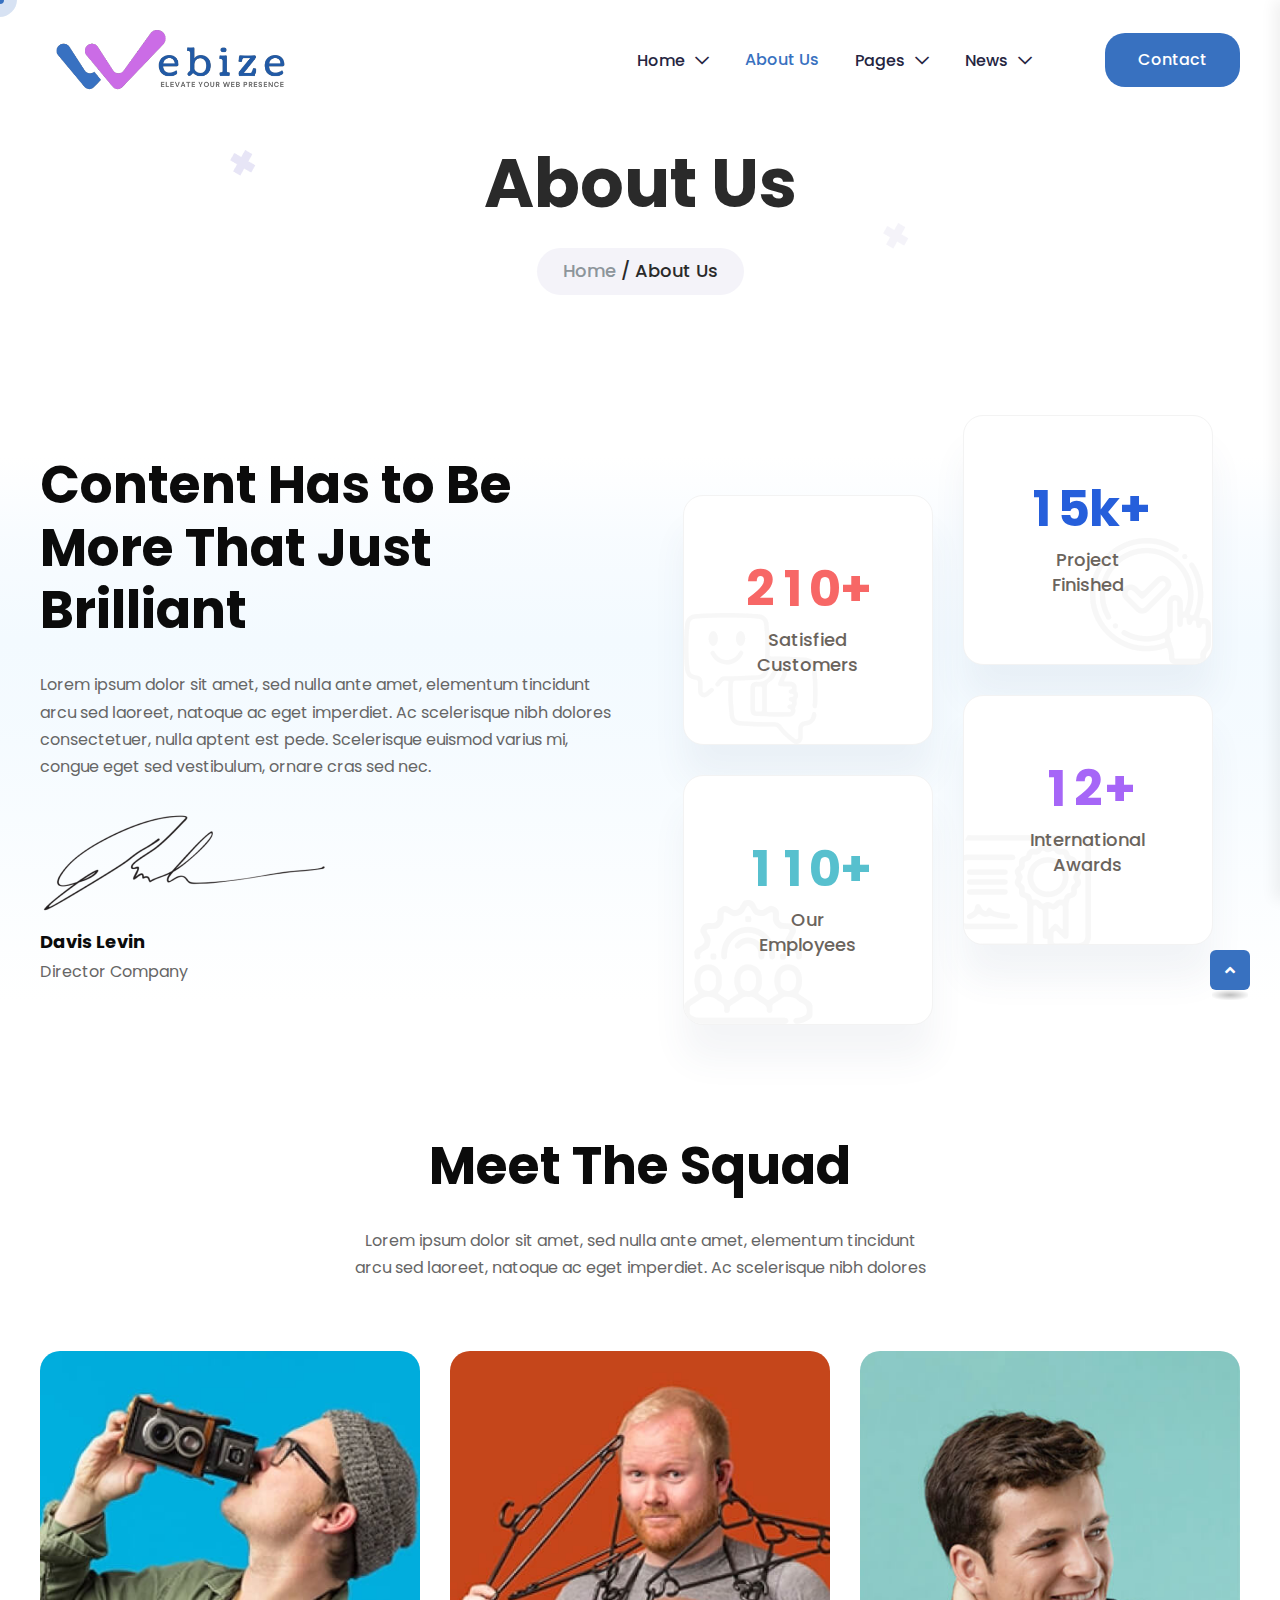
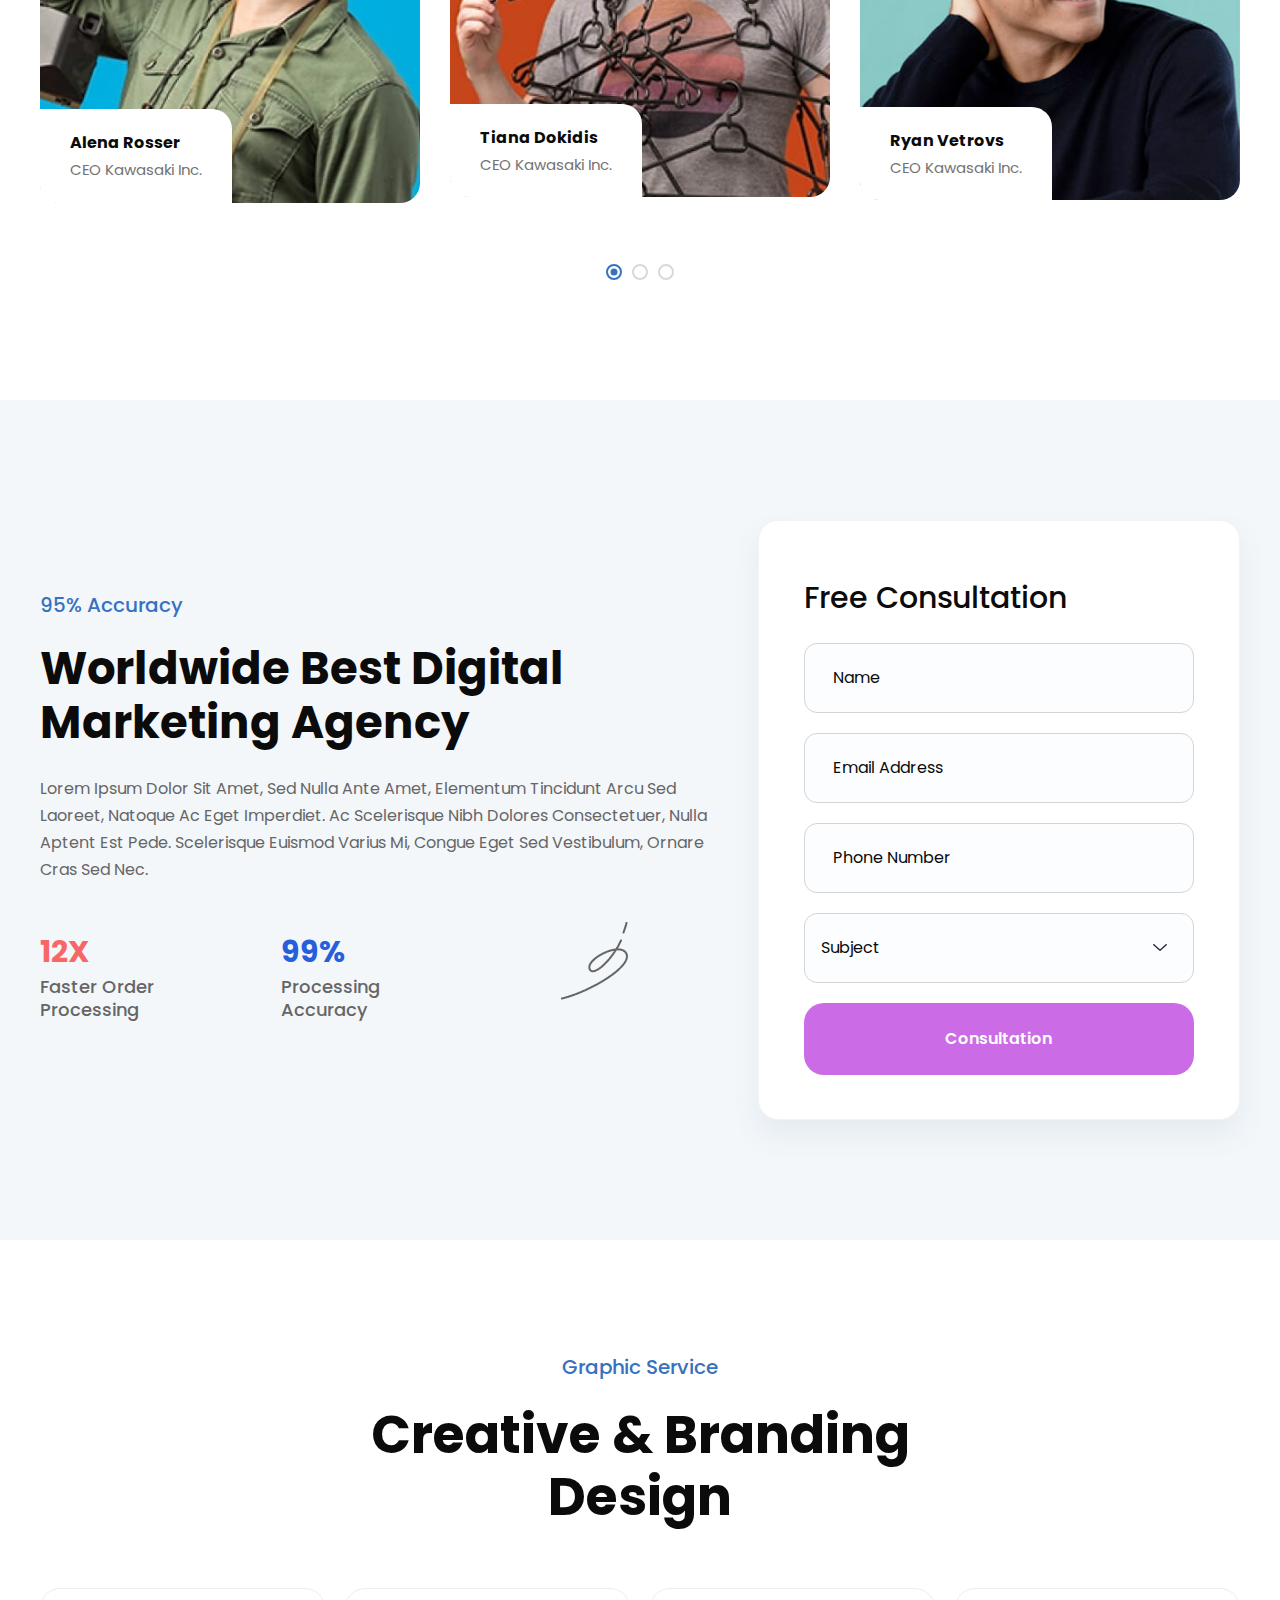
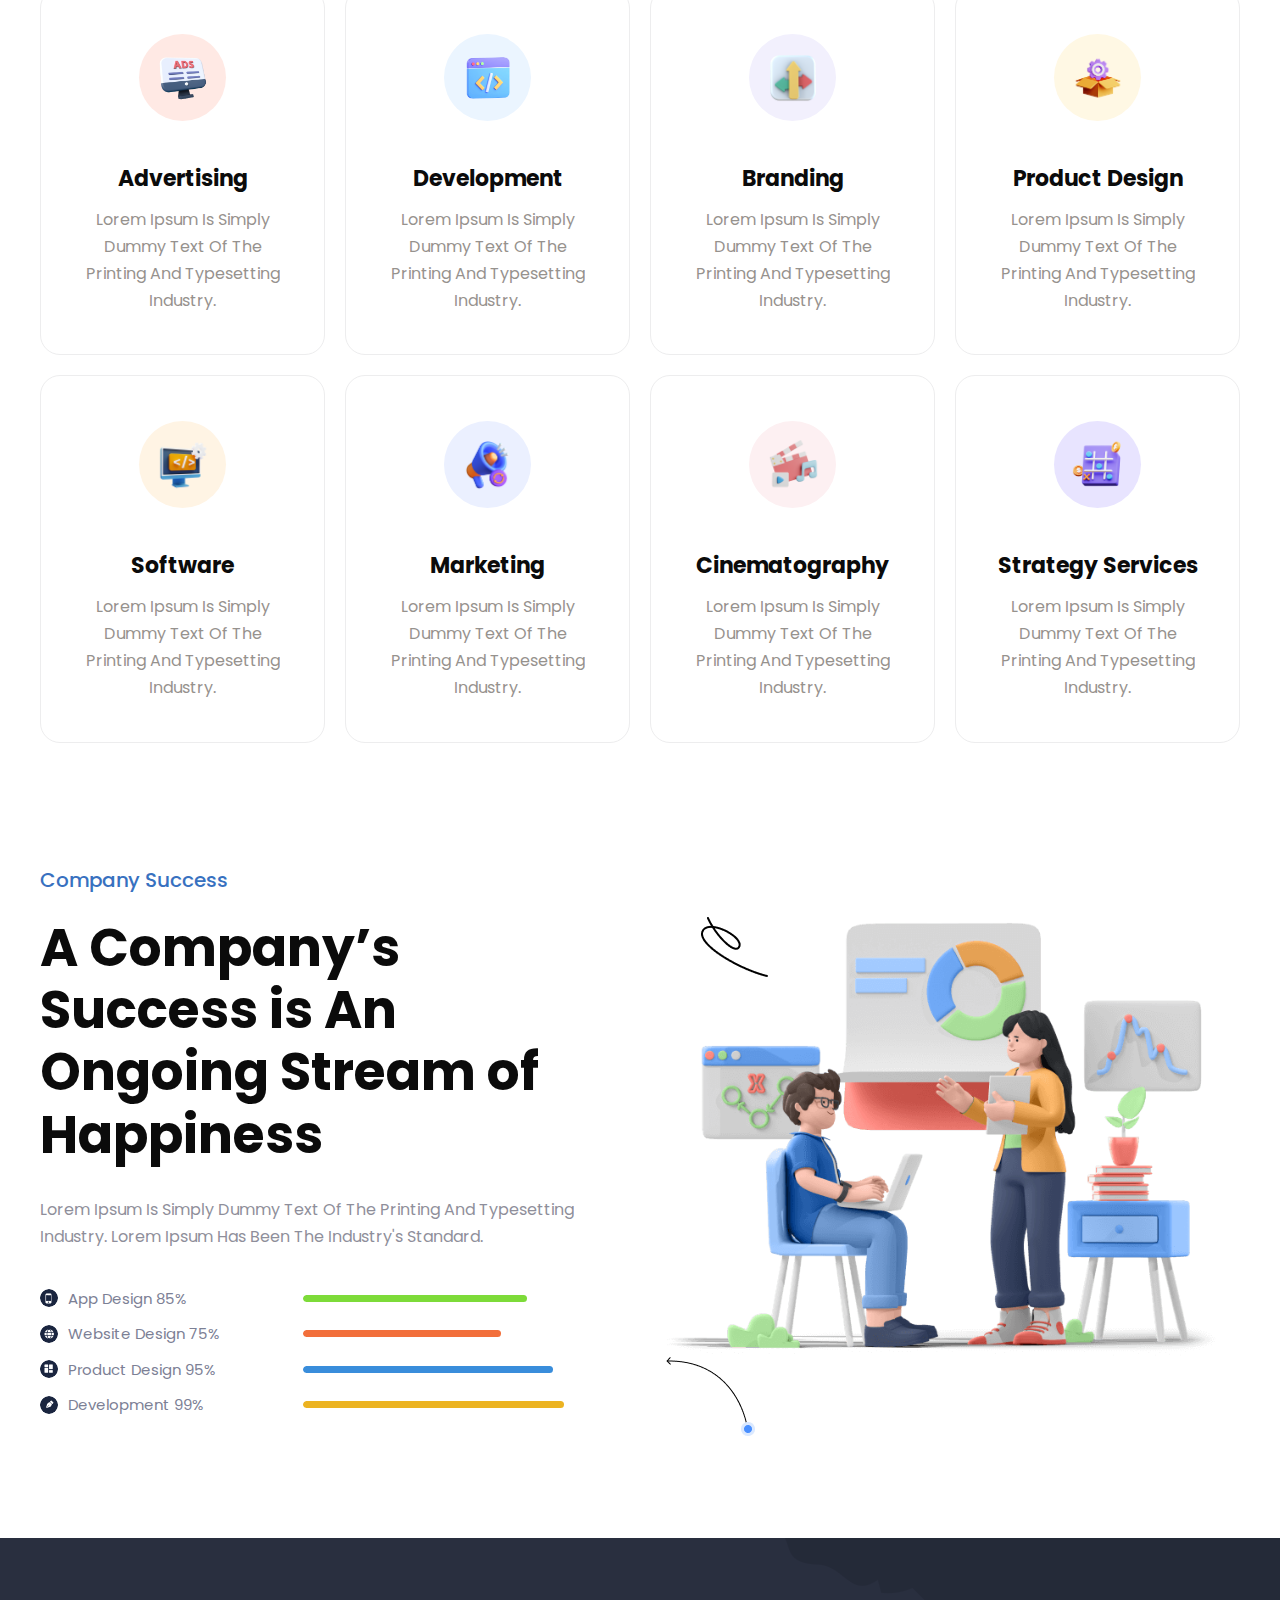
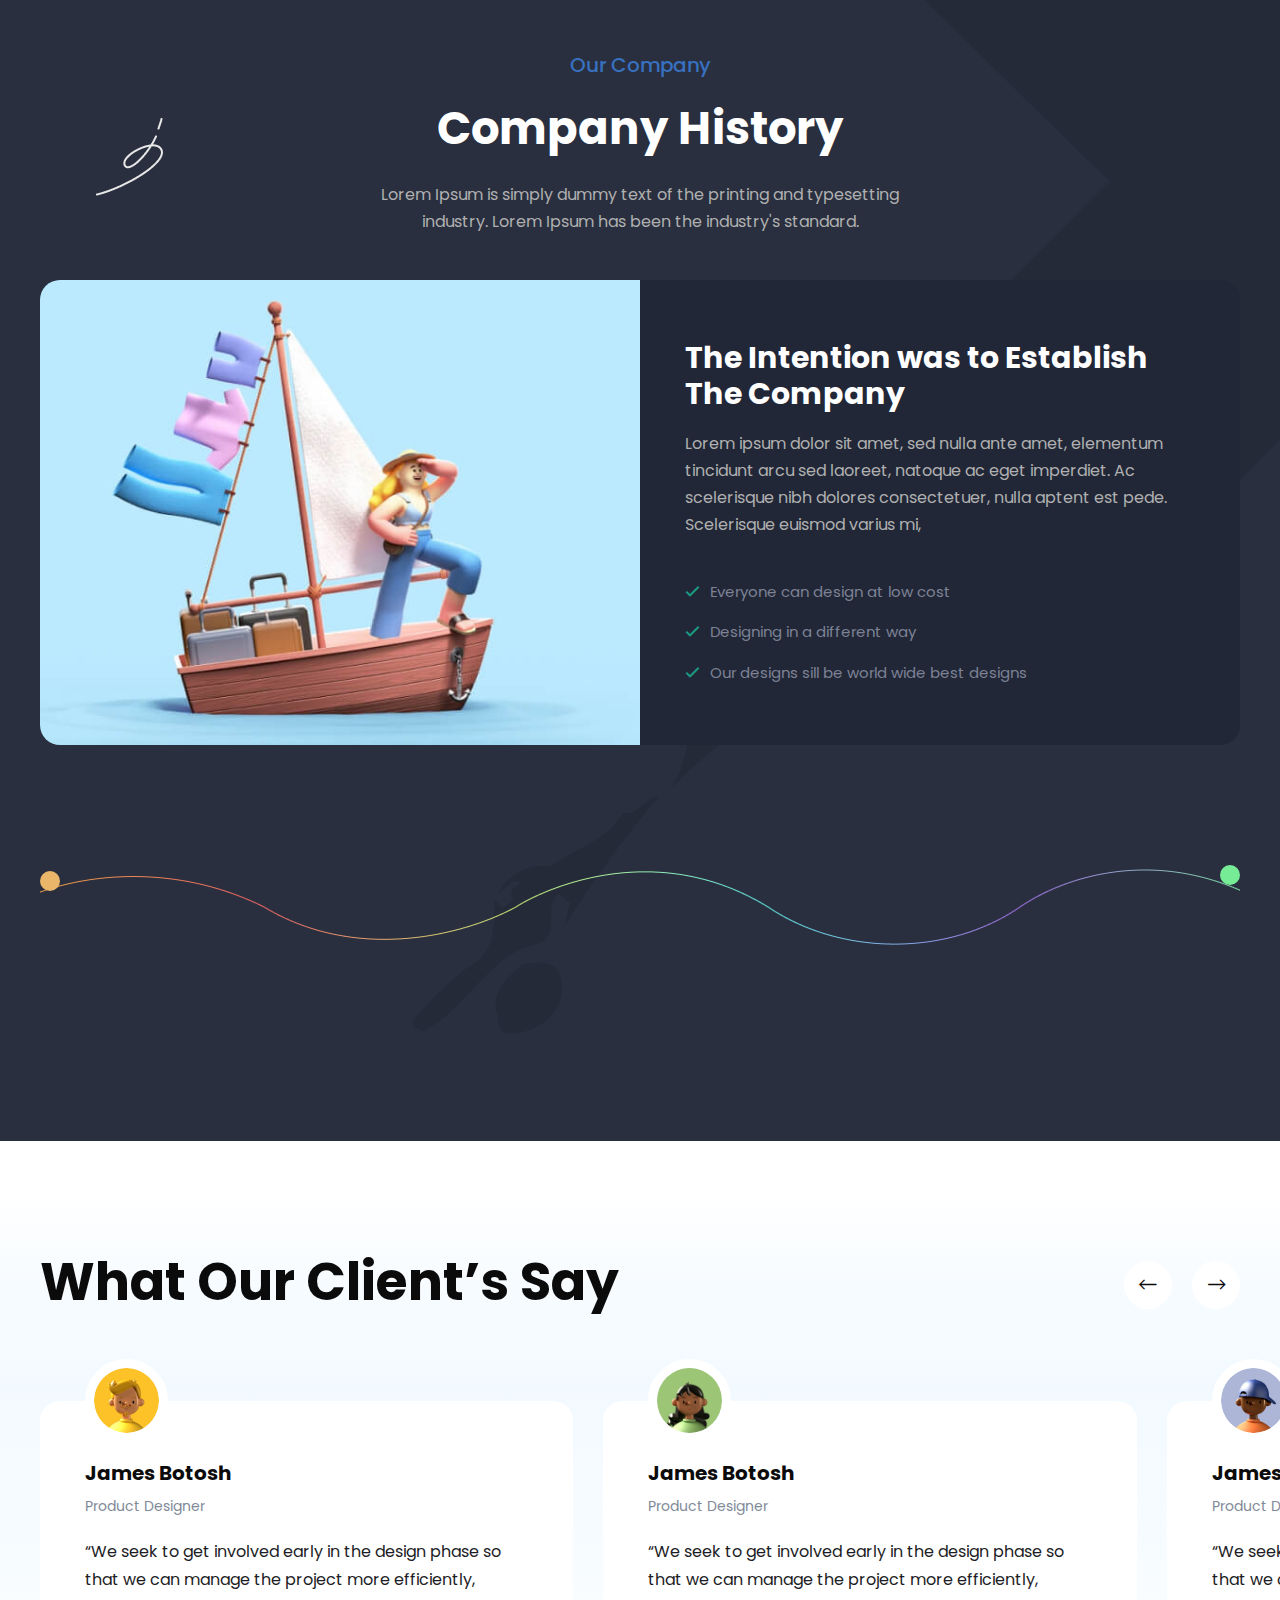
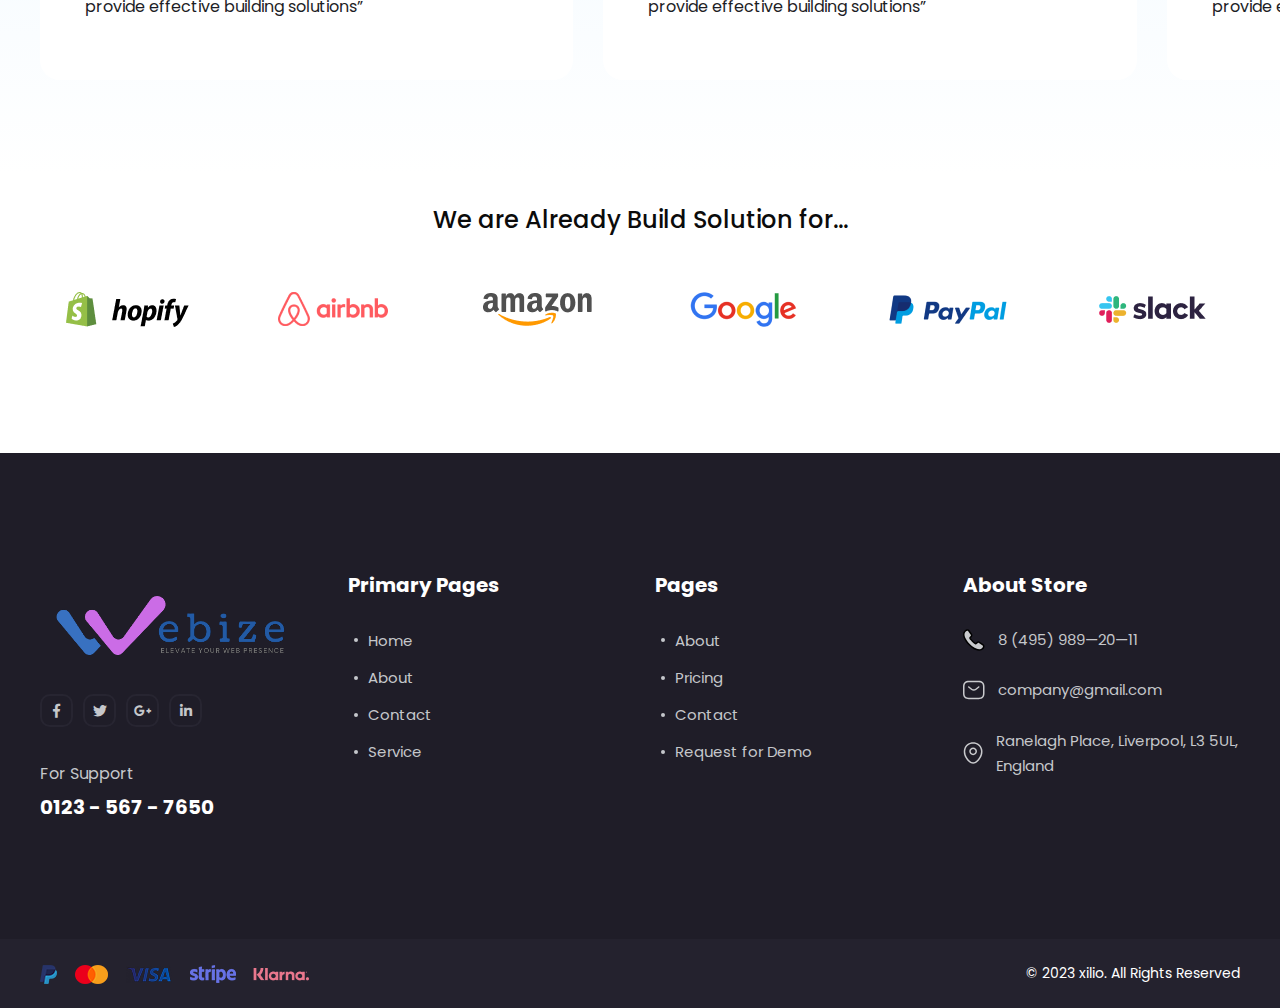
<file: about-us.html>
<!doctype html>
<html class="no-js" lang="en">
    
<!-- Mirrored from themedox.com/demo/xolio/about-us.html by HTTrack Website Copier/3.x [XR&CO'2014], Fri, 17 Feb 2023 19:15:05 GMT -->
<head>
        <meta charset="utf-8">
        <meta http-equiv="x-ua-compatible" content="ie=edge">
        <title>Xolio - Creative Agency HTML5 Template</title>
        <meta name="description" content="Xolio - Creative Agency Template">
        <meta name="viewport" content="width=device-width, initial-scale=1">

		<link rel="shortcut icon" type="image/x-icon" href="assets/img/favicon.png">
        <!-- Place favicon.ico in the root directory -->

        <!-- CSS here -->
        <link rel="stylesheet" href="assets/css/bootstrap.min.css">
        <link rel="stylesheet" href="assets/css/animate.min.css">
        <link rel="stylesheet" href="assets/css/magnific-popup.css">
        <link rel="stylesheet" href="assets/css/fontawesome-all.min.css">
        <link rel="stylesheet" href="assets/css/swiper-bundle.min.css">
        <link rel="stylesheet" href="assets/css/odometer.css">
        <link rel="stylesheet" href="assets/css/slick.css">
        <link rel="stylesheet" href="assets/css/default.css">
        <link rel="stylesheet" href="assets/css/style.css">
        <link rel="stylesheet" href="assets/css/responsive.css">
    </head>
    <body>

        <!--Preloader-->
        <div id="preloader">
            <div id="loader" class="loader">
                <div class="loader-container">
                    <div class="loader-icon"><img src="assets/img/logo/6.png" alt="Xolio - Creative Agency HTML5 Template">
                    </div>
                </div>
            </div>
        </div>
        <!--Preloader-end -->

        <!-- Custom-cursor -->
        <div class="mouseCursor cursor-outer"></div>
        <div class="mouseCursor cursor-inner"><span>Drag</span></div>
        <!-- Custom-cursor-end -->

		<!-- Scroll-top -->
        <button class="scroll-top scroll-to-target" data-target="html">
            <i class="fas fa-angle-up"></i>
        </button>
        <!-- Scroll-top-end-->

        <!-- header-area -->
        <header>
            <div id="sticky-header" class="menu-area transparent-header">
                <div class="container">
                    <div class="row">
                        <div class="col-12">
                            <div class="mobile-nav-toggler"><i class="fas fa-bars"></i></div>
                            <div class="menu-wrap">
                                <nav class="menu-nav">
                                    <div class="logo">
                                        <a href="index.html"><img src="assets/img/logo/webize.png" alt="Logo"></a>
                                    </div>
                                    <div class="navbar-wrap main-menu d-none d-lg-flex">
                                        <ul class="navigation">
                                            <li class="menu-item-has-children"><a href="#">Home</a>
                                                <ul class="sub-menu">
                                                    <li><a href="index.html">Creative Agency</a></li>
                                                    <li><a href="index-2.html">Personal Portfolio</a></li>
                                                    <li><a href="index-3.html">Digital Agency</a></li>
                                                </ul>
                                            </li>
                                            <li class="active"><a href="about-us.html">About Us</a></li>
                                            <li class="menu-item-has-children"><a href="#">pages</a>
                                                <ul class="sub-menu">
                                                    <li><a href="about-me.html">About Me</a></li>
                                                    <li><a href="team.html">Team Page</a></li>
                                                    <li><a href="team-details.html">Team Details</a></li>
                                                    <li><a href="project-details.html">Portfolio Details</a></li>
                                                    <li><a href="services-details.html">Services Details</a></li>
                                                    <li><a href="contact.html">Contact Us</a></li>
                                                </ul>
                                            </li>
                                            <li class="menu-item-has-children"><a href="#">News</a>
                                                <ul class="sub-menu">
                                                    <li><a href="blog.html">Our Blog</a></li>
                                                    <li><a href="blog-details.html">Blog Details</a></li>
                                                </ul>
                                            </li>
                                        </ul>
                                    </div>
                                    <div class="header-action">
                                        <ul class="list-wrap">
                                            <li class="header-btn"><a href="#!" class="btn">Contact <span></span></a></li>
                                        </ul>
                                    </div>
                                </nav>
                            </div>

                            <!-- Mobile Menu  -->
                            <div class="mobile-menu">
                                <nav class="menu-box">
                                    <div class="close-btn"><i class="fas fa-times"></i></div>
                                    <div class="nav-logo">
                                        <a href="index.html"><img src="assets/img/logo/webize.png" alt="Logo"></a>
                                    </div>
                                    <div class="menu-outer">
                                        <!--Here Menu Will Come Automatically Via Javascript / Same Menu as in Header-->
                                    </div>
                                    <div class="social-links">
                                        <ul class="clearfix list-wrap">
                                            <li><a href="#"><i class="fab fa-facebook-f"></i></a></li>
                                            <li><a href="#"><i class="fab fa-twitter"></i></a></li>
                                            <li><a href="#"><i class="fab fa-instagram"></i></a></li>
                                            <li><a href="#"><i class="fab fa-linkedin-in"></i></a></li>
                                            <li><a href="#"><i class="fab fa-youtube"></i></a></li>
                                        </ul>
                                    </div>
                                </nav>
                            </div>
                            <div class="menu-backdrop"></div>
                            <!-- End Mobile Menu -->

                        </div>
                    </div>
                </div>

                <!-- header-contact -->
                <div class="header-contact-wrap">
                    <div class="container">
                        <div class="row">
                            <div class="col-lg-8">
                                <div class="left-side-content">
                                    <h3 class="title">Contact</h3>
                                    <div class="row">
                                        <div class="col-xl-4 col-lg-5 col-md-6">
                                            <div class="contact-info-list">
                                                <ul class="list-wrap">
                                                    <li>
                                                        <div class="icon">
                                                            <svg viewBox="0 0 22 20" fill="none" xmlns="http://www.w3.org/2000/svg">
                                                                <path fill-rule="evenodd" clip-rule="evenodd"
                                                                    d="M1.5 6.5C1.5 4.89295 1.95538 3.86848 2.63534 3.2371C3.32535 2.59637 4.36497 2.25 5.75 2.25H15.75C17.135 2.25 18.1746 2.59637 18.8647 3.2371C19.5446 3.86848 20 4.89295 20 6.5V13.5C20 15.107 19.5446 16.1315 18.8647 16.7629C18.1746 17.4036 17.135 17.75 15.75 17.75H5.75C4.36497 17.75 3.32535 17.4036 2.63534 16.7629C1.95538 16.1315 1.5 15.107 1.5 13.5V6.5ZM5.75 0.75C4.13503 0.75 2.67465 1.15363 1.61466 2.1379C0.544615 3.13152 0 4.60705 0 6.5V13.5C0 15.393 0.544615 16.8685 1.61466 17.8621C2.67465 18.8464 4.13503 19.25 5.75 19.25H15.75C17.365 19.25 18.8254 18.8464 19.8853 17.8621C20.9554 16.8685 21.5 15.393 21.5 13.5V6.5C21.5 4.60705 20.9554 3.13152 19.8853 2.1379C18.8254 1.15363 17.365 0.75 15.75 0.75H5.75ZM16.2181 7.58602C16.5417 7.32751 16.5945 6.85558 16.336 6.53194C16.0775 6.20829 15.6056 6.15548 15.2819 6.41398L12.1529 8.91324L12.1525 8.91352C11.3961 9.51536 10.0946 9.51549 9.33799 8.91393L6.21898 6.41471C5.89574 6.1557 5.42373 6.20778 5.16471 6.53102C4.9057 6.85426 4.95778 7.32627 5.28102 7.58529L8.40101 10.0853L8.40286 10.0868C9.70626 11.1244 11.7837 11.1244 13.0871 10.0868L13.0881 10.086L16.2181 7.58602Z" />
                                                            </svg>
                                                        </div>
                                                        <div class="content">
                                                            <a href="mailto:company@gmail.com">company@gmail.com</a>
                                                        </div>
                                                    </li>
                                                    <li>
                                                        <div class="icon">
                                                            <svg viewBox="0 0 20 22" fill="none" xmlns="http://www.w3.org/2000/svg">
                                                                <path fill-rule="evenodd" clip-rule="evenodd"
                                                                    d="M2.48199 7.65591C3.37522 3.73032 6.71708 1.74769 10.1338 1.75C13.5508 1.75231 16.8905 3.73971 17.7791 7.66556L17.7791 7.6656C18.8362 12.3354 15.943 16.3756 13.2111 18.999L13.2097 19.0004C11.4913 20.659 8.77127 20.661 7.04076 18.9997C4.31866 16.3762 1.42493 12.3261 2.48199 7.65591ZM10.1348 0.250002C14.1154 0.252693 18.1706 2.60029 19.2421 7.33441C20.4848 12.8239 17.0589 17.3834 14.251 20.08C11.9497 22.3008 8.31046 22.2989 6.00106 20.0809L6.00012 20.08C3.20236 17.3836 -0.22362 12.8139 1.01908 7.32441L1.01926 7.32364C2.09618 2.58953 6.1542 0.247312 10.1348 0.250002ZM7.76166 9.30994C7.76166 8.00103 8.82274 6.93994 10.1317 6.93994C11.4406 6.93994 12.5017 8.00103 12.5017 9.30994C12.5017 10.6189 11.4406 11.6799 10.1317 11.6799C8.82274 11.6799 7.76166 10.6189 7.76166 9.30994ZM10.1317 5.43994C7.99432 5.43994 6.26166 7.1726 6.26166 9.30994C6.26166 11.4473 7.99432 13.1799 10.1317 13.1799C12.269 13.1799 14.0017 11.4473 14.0017 9.30994C14.0017 7.1726 12.269 5.43994 10.1317 5.43994Z" />
                                                            </svg>
                                                        </div>
                                                        <div class="content">
                                                            <span>Ranelagh Place, Liverpool, L3 5UL, England</span>
                                                        </div>
                                                    </li>
                                                    <li>
                                                        <div class="icon">
                                                            <svg viewBox="0 0 22 22" fill="none" xmlns="http://www.w3.org/2000/svg">
                                                                <path fill-rule="evenodd" clip-rule="evenodd"
                                                                    d="M1.5 11C1.5 5.89421 5.64421 1.75 10.75 1.75C15.8558 1.75 20 5.89421 20 11C20 16.1058 15.8558 20.25 10.75 20.25C5.64421 20.25 1.5 16.1058 1.5 11ZM10.75 0.25C4.81579 0.25 0 5.06579 0 11C0 16.9342 4.81579 21.75 10.75 21.75C16.6842 21.75 21.5 16.9342 21.5 11C21.5 5.06579 16.6842 0.25 10.75 0.25ZM11.1289 6.50977C11.1289 6.09555 10.7931 5.75977 10.3789 5.75977C9.96469 5.75977 9.62891 6.09555 9.62891 6.50977V10.6098C9.62891 11.0862 9.79027 11.5637 10.0149 11.9576C10.2393 12.3511 10.5673 12.7322 10.9755 12.9744L10.9766 12.975L14.0746 14.8238C14.4303 15.0361 14.8907 14.9198 15.1029 14.5641C15.3152 14.2084 15.1989 13.748 14.8432 13.5357L11.7433 11.6857L11.7413 11.6845C11.6099 11.6067 11.4483 11.4431 11.3179 11.2145C11.1875 10.9859 11.1289 10.7633 11.1289 10.6098V6.50977Z" />
                                                            </svg>
                                                        </div>
                                                        <div class="content">
                                                            <span>7 Days a week <br> from 10-00 am to 6-00 pm</span>
                                                        </div>
                                                    </li>
                                                </ul>
                                                <div class="lats-chat">
                                                    <a href="contact.html">Lat’s Chat</a>
                                                </div>
                                            </div>
                                        </div>
                                        <div class="col-xl-8 col-lg-7 col-md-6">
                                            <div class="our-best-project">
                                                <div class="content">
                                                    <h4 class="title">One of Our <span>Best Ongoing</span> Projects</h4>
                                                    <a href="project-details.html" class="btn">Details <span></span></a>
                                                </div>
                                                <div class="thumb">
                                                    <img src="assets/img/images/our_project_img.png" alt="">
                                                </div>
                                            </div>
                                        </div>
                                    </div>
                                </div>
                            </div>
                            <div class="col-lg-4">
                                <div class="customer-support-wrap">
                                    <h4 class="title">Customer Support</h4>
                                    <div class="customer-support-content">
                                        <div class="content-top">
                                            <img src="assets/img/images/support_img.png" alt="">
                                            <h4 class="title">Need Help Choosing a Plan?</h4>
                                        </div>
                                        <p>We offer solutions for businesses of all sizes. For questions about our plans and products,,
                                            contact our team of experts. <a href="contact.html">Get in touch</a></p>
                                    </div>
                                    <div class="content-bottom">
                                        <a href="contact.html">Support</a>
                                        <a href="contact.html">Documentation</a>
                                    </div>
                                </div>
                            </div>
                        </div>
                    </div>
                </div>
                <div class="body-contact-overlay"></div>
                <!-- header-contact-end -->

            </div>
        </header>
        <!-- header-area-end -->



        <!-- main-area -->
        <main>

            <!-- breadcrumb-area -->
            <section class="breadcrumb-area pt-175 pb-140">
                <div class="container">
                    <div class="row">
                        <div class="col-12">
                            <div class="breadcrumb-content">
                                <h2 class="title">About Us</h2>
                                <nav aria-label="breadcrumb">
                                    <ol class="breadcrumb">
                                        <li class="breadcrumb-item"><a href="index.html">Home</a></li>
                                        <li class="breadcrumb-item active" aria-current="page">About Us</li>
                                    </ol>
                                </nav>
                            </div>
                        </div>
                    </div>
                </div>
                <div class="breadcrumb-shape-wrap">
                    <img src="assets/img/images/breadcrumb_shape01.png" alt="">
                    <img src="assets/img/images/breadcrumb_shape02.png" alt="">
                </div>
            </section>
            <!-- breadcrumb-area-end -->

            <!-- counter-area -->
            <section class="counter-area-three">
                <div class="container">
                    <div class="row align-items-center">
                        <div class="col-lg-6 order-0 order-lg-2">
                            <div class="counter-item-wrap-three">
                                <ul class="list-wrap">
                                    <li>
                                        <div class="counter-item-three">
                                            <div class="icon">
                                                <img src="assets/img/icon/inner_counter_icon01.png" alt="">
                                            </div>
                                            <div class="content">
                                                <h2 class="count"><span class="odometer" data-count="210"></span>+</h2>
                                                <p>Satisfied <span>Customers</span></p>
                                            </div>
                                        </div>
                                    </li>
                                    <li>
                                        <div class="counter-item-three">
                                            <div class="icon">
                                                <img src="assets/img/icon/inner_counter_icon02.png" alt="">
                                            </div>
                                            <div class="content">
                                                <h2 class="count"><span class="odometer" data-count="15"></span>k+</h2>
                                                <p>Project <span>Finished</span></p>
                                            </div>
                                        </div>
                                    </li>
                                    <li>
                                        <div class="counter-item-three">
                                            <div class="icon">
                                                <img src="assets/img/icon/inner_counter_icon03.png" alt="">
                                            </div>
                                            <div class="content">
                                                <h2 class="count"><span class="odometer" data-count="110"></span>+</h2>
                                                <p>Our <span>Employees</span></p>
                                            </div>
                                        </div>
                                    </li>
                                    <li>
                                        <div class="counter-item-three">
                                            <div class="icon">
                                                <img src="assets/img/icon/inner_counter_icon04.png" alt="">
                                            </div>
                                            <div class="content">
                                                <h2 class="count"><span class="odometer" data-count="12"></span>+</h2>
                                                <p>International <span>Awards</span></p>
                                            </div>
                                        </div>
                                    </li>
                                </ul>
                            </div>
                        </div>
                        <div class="col-lg-6">
                            <div class="counter-content-three">
                                <div class="section-title title-style-two mb-30">
                                    <h2 class="title">Content Has to Be More That Just Brilliant</h2>
                                </div>
                                <p>Lorem ipsum dolor sit amet, sed nulla ante amet, elementum tincidunt arcu sed laoreet, natoque ac eget imperdiet. Ac
                                scelerisque nibh dolores consectetuer, nulla aptent est pede. Scelerisque euismod varius mi, congue eget sed vestibulum, ornare cras sed nec.</p>
                                <img src="assets/img/images/sine.png" alt="">
                                <div class="content-bottom">
                                    <h4 class="title-two">Davis Levin</h4>
                                    <span>Director Company</span>
                                </div>
                            </div>
                        </div>
                    </div>
                </div>
            </section>
            <!-- counter-area-two -->

            <!-- team-area -->
            <section class="team-area-two pt-110 pb-120">
                <div class="container">
                    <div class="row justify-content-center">
                        <div class="col-xl-7">
                            <div class="section-title title-style-two text-center mb-70">
                                <h2 class="title">Meet The Squad</h2>
                                <p>Lorem ipsum dolor sit amet, sed nulla ante amet, elementum tincidunt arcu sed laoreet, natoque ac eget imperdiet. Ac scelerisque nibh dolores</p>
                            </div>
                        </div>
                    </div>
                    <div class="row team-active">
                        <div class="col-lg-4">
                            <div class="team-item">
                                <div class="team-thumb">
                                    <a href="team-details.html"><img src="assets/img/team/inner_team01.jpg" alt=""></a>
                                </div>
                                <div class="team-content">
                                    <h2 class="title"><a href="team-details.html">Alena Rosser</a></h2>
                                    <span>CEO Kawasaki Inc.</span>
                                    <div class="team-social">
                                        <ul class="list-wrap">
                                            <li><a href="#"><i class="fab fa-facebook-f"></i></a></li>
                                            <li><a href="#"><i class="fab fa-twitter"></i></a></li>
                                            <li><a href="#"><i class="fab fa-linkedin-in"></i></a></li>
                                            <li><a href="#"><i class="fab fa-behance"></i></a></li>
                                        </ul>
                                    </div>
                                </div>
                            </div>
                        </div>
                        <div class="col-lg-4">
                            <div class="team-item">
                                <div class="team-thumb">
                                    <a href="team-details.html"><img src="assets/img/team/inner_team02.jpg" alt=""></a>
                                </div>
                                <div class="team-content">
                                    <h2 class="title"><a href="team-details.html">Tiana Dokidis</a></h2>
                                    <span>CEO Kawasaki Inc.</span>
                                    <div class="team-social">
                                        <ul class="list-wrap">
                                            <li><a href="#"><i class="fab fa-facebook-f"></i></a></li>
                                            <li><a href="#"><i class="fab fa-twitter"></i></a></li>
                                            <li><a href="#"><i class="fab fa-linkedin-in"></i></a></li>
                                            <li><a href="#"><i class="fab fa-behance"></i></a></li>
                                        </ul>
                                    </div>
                                </div>
                            </div>
                        </div>
                        <div class="col-lg-4">
                            <div class="team-item">
                                <div class="team-thumb">
                                    <a href="team-details.html"><img src="assets/img/team/inner_team03.jpg" alt=""></a>
                                </div>
                                <div class="team-content">
                                    <h2 class="title"><a href="team-details.html">Ryan Vetrovs</a></h2>
                                    <span>CEO Kawasaki Inc.</span>
                                    <div class="team-social">
                                        <ul class="list-wrap">
                                            <li><a href="#"><i class="fab fa-facebook-f"></i></a></li>
                                            <li><a href="#"><i class="fab fa-twitter"></i></a></li>
                                            <li><a href="#"><i class="fab fa-linkedin-in"></i></a></li>
                                            <li><a href="#"><i class="fab fa-behance"></i></a></li>
                                        </ul>
                                    </div>
                                </div>
                            </div>
                        </div>
                        <div class="col-lg-4">
                            <div class="team-item">
                                <div class="team-thumb">
                                    <a href="team-details.html"><img src="assets/img/team/inner_team04.jpg" alt=""></a>
                                </div>
                                <div class="team-content">
                                    <h2 class="title"><a href="team-details.html">Emerson Saris</a></h2>
                                    <span>CEO Kawasaki Inc.</span>
                                    <div class="team-social">
                                        <ul class="list-wrap">
                                            <li><a href="#"><i class="fab fa-facebook-f"></i></a></li>
                                            <li><a href="#"><i class="fab fa-twitter"></i></a></li>
                                            <li><a href="#"><i class="fab fa-linkedin-in"></i></a></li>
                                            <li><a href="#"><i class="fab fa-behance"></i></a></li>
                                        </ul>
                                    </div>
                                </div>
                            </div>
                        </div>
                        <div class="col-lg-4">
                            <div class="team-item">
                                <div class="team-thumb">
                                    <a href="team-details.html"><img src="assets/img/team/inner_team05.jpg" alt=""></a>
                                </div>
                                <div class="team-content">
                                    <h2 class="title"><a href="team-details.html">Lindsey Schleifer</a></h2>
                                    <span>CEO Kawasaki Inc.</span>
                                    <div class="team-social">
                                        <ul class="list-wrap">
                                            <li><a href="#"><i class="fab fa-facebook-f"></i></a></li>
                                            <li><a href="#"><i class="fab fa-twitter"></i></a></li>
                                            <li><a href="#"><i class="fab fa-linkedin-in"></i></a></li>
                                            <li><a href="#"><i class="fab fa-behance"></i></a></li>
                                        </ul>
                                    </div>
                                </div>
                            </div>
                        </div>
                    </div>
                </div>
            </section>
            <!-- team-area-end -->

            <!-- consultation-area -->
            <section class="consultation-area consultation-area-two pt-120 pb-120">
                <div class="container">
                    <div class="row align-items-center">
                        <div class="col-lg-7">
                            <div class="consultation-content">
                                <div class="section-title mb-25">
                                    <span class="sub-title">95% Accuracy</span>
                                    <h2 class="title">Worldwide Best Digital Marketing Agency</h2>
                                </div>
                                <p>Lorem ipsum dolor sit amet, sed nulla ante amet, elementum tincidunt arcu sed laoreet, natoque ac eget imperdiet. Ac
                                scelerisque nibh dolores consectetuer, nulla aptent est pede. Scelerisque euismod varius mi, congue eget sed vestibulum, ornare cras sed nec.</p>
                                <div class="consultation-list">
                                    <ul class="list-wrap">
                                        <li>
                                            <h6 class="title">12X</h6>
                                            <p>Faster Order <span>Processing</span></p>
                                        </li>
                                        <li>
                                            <h6 class="title">99%</h6>
                                            <p>Processing <span>Accuracy</span></p>
                                        </li>
                                    </ul>
                                </div>
                            </div>
                        </div>
                        <div class="col-lg-5">
                            <div class="consultation-form-wrap">
                                <h4 class="title">Free Consultation</h4>
                                <form action="#">
                                    <div class="form-grp">
                                        <input type="text" placeholder="Name">
                                    </div>
                                    <div class="form-grp">
                                        <input type="email" placeholder="Email Address">
                                    </div>
                                    <div class="form-grp">
                                        <input type="text" placeholder="Phone Number">
                                    </div>
                                    <div class="form-grp">
                                        <select id="shortBy" name="select" class="form-select" aria-label="Default select example">
                                            <option value="">Subject</option>
                                            <option>Subject One</option>
                                            <option>Subject Two</option>
                                            <option>Subject Three</option>
                                            <option>Subject Four</option>
                                        </select>
                                    </div>
                                    <button class="btn" type="submit">Consultation</button>
                                </form>
                            </div>
                        </div>
                    </div>
                </div>
                <div class="consultation-shape-wrap">
                    <img src="assets/img/images/consultation_shape01.png" alt="" class="shape-one ribbonRotate">
                    <img src="assets/img/images/consultation_shape02.png" alt="" class="shape-two float-bob-x">
                </div>
            </section>
            <!-- consultation-area-end -->

            <!-- services-area -->
            <section class="inner-services-area pt-110 pb-100">
                <div class="container">
                    <div class="row justify-content-center">
                        <div class="col-lg-6">
                            <div class="section-title title-style-two text-center mb-60">
                                <span class="sub-title">Graphic Service</span>
                                <h2 class="title">Creative & Branding Design</h2>
                            </div>
                        </div>
                    </div>
                    <div class="inner-services-item-wrap">
                        <div class="row justify-content-center">
                            <div class="col-xl-3 col-lg-4 col-md-6 col-sm-8">
                                <div class="services-item-four">
                                    <div class="services-icon-four">
                                        <img src="assets/img/icon/inner_services_icon01.png" alt="">
                                    </div>
                                    <div class="services-content-four">
                                        <h2 class="title"><a href="services-details.html">Advertising</a></h2>
                                        <p>Lorem Ipsum is simply dummy text of the printing and typesetting industry.</p>
                                    </div>
                                </div>
                            </div>
                            <div class="col-xl-3 col-lg-4 col-md-6 col-sm-8">
                                <div class="services-item-four">
                                    <div class="services-icon-four">
                                        <img src="assets/img/icon/inner_services_icon02.png" alt="">
                                    </div>
                                    <div class="services-content-four">
                                        <h2 class="title"><a href="services-details.html">Development</a></h2>
                                        <p>Lorem Ipsum is simply dummy text of the printing and typesetting industry.</p>
                                    </div>
                                </div>
                            </div>
                            <div class="col-xl-3 col-lg-4 col-md-6 col-sm-8">
                                <div class="services-item-four">
                                    <div class="services-icon-four">
                                        <img src="assets/img/icon/inner_services_icon03.png" alt="">
                                    </div>
                                    <div class="services-content-four">
                                        <h2 class="title"><a href="services-details.html">Branding</a></h2>
                                        <p>Lorem Ipsum is simply dummy text of the printing and typesetting industry.</p>
                                    </div>
                                </div>
                            </div>
                            <div class="col-xl-3 col-lg-4 col-md-6 col-sm-8">
                                <div class="services-item-four">
                                    <div class="services-icon-four">
                                        <img src="assets/img/icon/inner_services_icon04.png" alt="">
                                    </div>
                                    <div class="services-content-four">
                                        <h2 class="title"><a href="services-details.html">Product Design</a></h2>
                                        <p>Lorem Ipsum is simply dummy text of the printing and typesetting industry.</p>
                                    </div>
                                </div>
                            </div>
                            <div class="col-xl-3 col-lg-4 col-md-6 col-sm-8">
                                <div class="services-item-four">
                                    <div class="services-icon-four">
                                        <img src="assets/img/icon/inner_services_icon05.png" alt="">
                                    </div>
                                    <div class="services-content-four">
                                        <h2 class="title"><a href="services-details.html">Software</a></h2>
                                        <p>Lorem Ipsum is simply dummy text of the printing and typesetting industry.</p>
                                    </div>
                                </div>
                            </div>
                            <div class="col-xl-3 col-lg-4 col-md-6 col-sm-8">
                                <div class="services-item-four">
                                    <div class="services-icon-four">
                                        <img src="assets/img/icon/inner_services_icon06.png" alt="">
                                    </div>
                                    <div class="services-content-four">
                                        <h2 class="title"><a href="services-details.html">Marketing</a></h2>
                                        <p>Lorem Ipsum is simply dummy text of the printing and typesetting industry.</p>
                                    </div>
                                </div>
                            </div>
                            <div class="col-xl-3 col-lg-4 col-md-6 col-sm-8">
                                <div class="services-item-four">
                                    <div class="services-icon-four">
                                        <img src="assets/img/icon/inner_services_icon07.png" alt="">
                                    </div>
                                    <div class="services-content-four">
                                        <h2 class="title"><a href="services-details.html">Cinematography</a></h2>
                                        <p>Lorem Ipsum is simply dummy text of the printing and typesetting industry.</p>
                                    </div>
                                </div>
                            </div>
                            <div class="col-xl-3 col-lg-4 col-md-6 col-sm-8">
                                <div class="services-item-four">
                                    <div class="services-icon-four">
                                        <img src="assets/img/icon/inner_services_icon08.png" alt="">
                                    </div>
                                    <div class="services-content-four">
                                        <h2 class="title"><a href="services-details.html">Strategy Services</a></h2>
                                        <p>Lorem Ipsum is simply dummy text of the printing and typesetting industry.</p>
                                    </div>
                                </div>
                            </div>
                        </div>
                    </div>
                </div>
            </section>
            <!-- services-area-end -->

            <!-- success-area -->
            <section class="success-area pb-120">
                <div class="container">
                    <div class="row align-items-center">
                        <div class="col-lg-6 order-0 order-lg-2">
                            <div class="success-img">
                                <img src="assets/img/images/success_img.png" alt="">
                            </div>
                        </div>
                        <div class="col-lg-6">
                            <div class="success-content">
                                <div class="section-title title-style-two mb-30">
                                    <span class="sub-title">Company Success</span>
                                    <h2 class="title">A Company’s Success is An Ongoing Stream of Happiness</h2>
                                </div>
                                <p>Lorem Ipsum is simply dummy text of the printing and typesetting industry. Lorem Ipsum has been the industry's standard.</p>
                                <div class="success-list">
                                    <ul class="list-wrap">
                                        <li>
                                            <div class="content">
                                                <img src="assets/img/icon/success_icon01.png" alt="">
                                                <span>App Design 85%</span>
                                            </div>
                                            <div class="progress">
                                                <div class="progress-bar" role="progressbar" style="width: 85%;" aria-valuenow="85" aria-valuemin="0"
                                                    aria-valuemax="100"></div>
                                            </div>
                                        </li>
                                        <li>
                                            <div class="content">
                                                <img src="assets/img/icon/success_icon02.png" alt="">
                                                <span>Website Design 75%</span>
                                            </div>
                                            <div class="progress">
                                                <div class="progress-bar" role="progressbar" style="width: 75%;" aria-valuenow="75" aria-valuemin="0"
                                                    aria-valuemax="100"></div>
                                            </div>
                                        </li>
                                        <li>
                                            <div class="content">
                                                <img src="assets/img/icon/success_icon03.png" alt="">
                                                <span>Product Design 95%</span>
                                            </div>
                                            <div class="progress">
                                                <div class="progress-bar" role="progressbar" style="width: 95%;" aria-valuenow="95" aria-valuemin="0"
                                                    aria-valuemax="100"></div>
                                            </div>
                                        </li>
                                        <li>
                                            <div class="content">
                                                <img src="assets/img/icon/success_icon04.png" alt="">
                                                <span>Development 99%</span>
                                            </div>
                                            <div class="progress">
                                                <div class="progress-bar" role="progressbar" style="width: 99%;" aria-valuenow="99" aria-valuemin="0"
                                                    aria-valuemax="100"></div>
                                            </div>
                                        </li>
                                    </ul>
                                </div>
                            </div>
                        </div>
                    </div>
                </div>
                <div class="success-shape-wrap">
                    <img src="assets/img/images/success_shape01.png" alt="">
                    <img src="assets/img/images/success_shape02.png" alt="">
                </div>
            </section>
            <!-- success-area-end -->

            <!-- history-area -->
            <section class="history-area">
                <div class="container">
                    <div class="row justify-content-center">
                        <div class="col-xl-6 col-lg-8">
                            <div class="section-title white-title text-center mb-45">
                                <span class="sub-title">Our Company</span>
                                <h2 class="title">Company History</h2>
                                <p>Lorem Ipsum is simply dummy text of the printing and typesetting industry. Lorem Ipsum has been the industry's standard.</p>
                            </div>
                        </div>
                    </div>
                    <div class="history-inner">
                        <div class="history-img">
                            <img src="assets/img/images/history_img.jpg" alt="">
                        </div>
                        <div class="row g-0 justify-content-end">
                            <div class="col-lg-6">
                                <div class="history-content">
                                    <h2 class="title">The Intention was to Establish The Company</h2>
                                    <p>Lorem ipsum dolor sit amet, sed nulla ante amet, elementum tincidunt arcu sed laoreet, natoque ac eget imperdiet.
                                        Ac scelerisque nibh dolores consectetuer, nulla aptent est pede. Scelerisque euismod varius mi,</p>
                                    <ul class="list-wrap">
                                        <li><i class="far fa-check"></i>Everyone can design at low cost</li>
                                        <li><i class="far fa-check"></i>Designing in a different way</li>
                                        <li><i class="far fa-check"></i>Our designs sill be world wide best designs</li>
                                    </ul>
                                </div>
                            </div>
                        </div>
                    </div>
                    <div class="history-roadmap-wrap">
                        <div class="roadmap-line-shape">
                            <span class="dot-one pulse-one"></span>
                            <span class="dot-two pulse-two"></span>
                        </div>
                        <ul class="list-wrap">
                            <li class="wow fadeInDown" data-wow-delay=".2s" data-wow-duration="1.5s">
                                <span class="dot pulse-three"></span>
                                <div class="content">
                                    <h5 class="title">2020</h5>
                                    <p>January 14 th</p>
                                </div>
                            </li>
                            <li class="wow fadeInUp" data-wow-delay=".2s" data-wow-duration="1.5s">
                                <span class="dot pulse-four"></span>
                                <div class="content">
                                    <h5 class="title">2021</h5>
                                    <p>January 14 th</p>
                                </div>
                            </li>
                            <li class="wow fadeInDown" data-wow-delay=".2s" data-wow-duration="1.5s">
                                <span class="dot pulse-five"></span>
                                <div class="content">
                                    <h5 class="title">2022</h5>
                                    <p>January 14 th</p>
                                </div>
                            </li>
                            <li class="wow fadeInUp" data-wow-delay=".2s" data-wow-duration="1.5s">
                                <span class="dot pulse-six"></span>
                                <div class="content">
                                    <h5 class="title">2023</h5>
                                    <p>January 14 th</p>
                                </div>
                            </li>
                        </ul>
                    </div>
                </div>
                <div class="history-shape-wrap">
                    <img src="assets/img/images/history_shape01.png" alt="">
                    <img src="assets/img/images/history_shape02.png" alt="">
                </div>
            </section>
            <!-- history-area-end -->

            <!-- testimonial-area -->
            <section class="testimonial-area-three testimonial-area-four">
                <div class="container">
                    <div class="row align-items-center">
                        <div class="col-md-8">
                            <div class="section-title title-style-two mb-45">
                                <h2 class="title">What Our Client’s Say</h2>
                            </div>
                        </div>
                        <div class="col-md-4">
                            <div class="testimonial-nav">
                                <button class="swiper-button-prev"></button>
                                <button class="swiper-button-next"></button>
                            </div>
                        </div>
                    </div>
                    <div class="row">
                        <div class="col-lg-12">
                            <div class="swiper-container testimonial-active-three">
                                <div class="swiper-wrapper">
                                    <div class="swiper-slide">
                                        <div class="testimonial-item-three">
                                            <div class="testimonial-thumb-three">
                                                <img src="assets/img/images/testimonial_avatar01.png" alt="">
                                            </div>
                                            <div class="testimonial-content-three">
                                                <h4 class="title">James Botosh</h4>
                                                <span>Product Designer</span>
                                                <p>“We seek to get involved early in the design phase so that we can manage the project more efficiently, provide effective building solutions”</p>
                                            </div>
                                        </div>
                                    </div>
                                    <div class="swiper-slide">
                                        <div class="testimonial-item-three">
                                            <div class="testimonial-thumb-three">
                                                <img src="assets/img/images/testimonial_avatar02.png" alt="">
                                            </div>
                                            <div class="testimonial-content-three">
                                                <h4 class="title">James Botosh</h4>
                                                <span>Product Designer</span>
                                                <p>“We seek to get involved early in the design phase so that we can manage the project more efficiently, provide effective building solutions”</p>
                                            </div>
                                        </div>
                                    </div>
                                    <div class="swiper-slide">
                                        <div class="testimonial-item-three">
                                            <div class="testimonial-thumb-three">
                                                <img src="assets/img/images/testimonial_avatar03.png" alt="">
                                            </div>
                                            <div class="testimonial-content-three">
                                                <h4 class="title">James Botosh</h4>
                                                <span>Product Designer</span>
                                                <p>“We seek to get involved early in the design phase so that we can manage the project more efficiently, provide effective building solutions”</p>
                                            </div>
                                        </div>
                                    </div>
                                </div>
                            </div>
                        </div>
                    </div>
                </div>
            </section>
            <!-- testimonial-area-end -->

            <!-- brand-area -->
            <div class="brand-area pb-120">
                <div class="container">
                    <div class="row">
                        <div class="col-lg-12">
                            <span class="title">We are Already Build Solution for...</span>
                        </div>
                    </div>
                    <div class="row brand-active">
                        <div class="col-12">
                            <div class="brand-item-two">
                                <img src="assets/img/brand/h3_brand_img01.png" alt="">
                            </div>
                        </div>
                        <div class="col-12">
                            <div class="brand-item-two">
                                <img src="assets/img/brand/h3_brand_img02.png" alt="">
                            </div>
                        </div>
                        <div class="col-12">
                            <div class="brand-item-two">
                                <img src="assets/img/brand/h3_brand_img03.png" alt="">
                            </div>
                        </div>
                        <div class="col-12">
                            <div class="brand-item-two">
                                <img src="assets/img/brand/h3_brand_img04.png" alt="">
                            </div>
                        </div>
                        <div class="col-12">
                            <div class="brand-item-two">
                                <img src="assets/img/brand/h3_brand_img05.png" alt="">
                            </div>
                        </div>
                        <div class="col-12">
                            <div class="brand-item-two">
                                <img src="assets/img/brand/h3_brand_img06.png" alt="">
                            </div>
                        </div>
                    </div>
                </div>
            </div>
            <!-- brand-area-end -->

        </main>
        <!-- main-area-end -->

        <!-- footer-area -->
        <footer>
            <div class="footer-area">
                <div class="footer-top">
                    <div class="container">
                        <div class="row">
                            <div class="col-lg-3 col-sm-6">
                                <div class="footer-widget">
                                    <div class="logo">
                                        <a href="index.html"><img src="assets/img/logo/webize.png" alt=""></a>
                                    </div>
                                    <div class="footer-social">
                                        <ul class="list-wrap">
                                            <li><a href="#"><i class="fab fa-facebook-f"></i></a></li>
                                            <li class="active"><a href="#"><i class="fab fa-twitter"></i></a></li>
                                            <li><a href="#"><i class="fab fa-google-plus-g"></i></a></li>
                                            <li><a href="#"><i class="fab fa-linkedin-in"></i></a></li>
                                        </ul>
                                    </div>
                                    <div class="footer-contact">
                                        <span>For Support</span>
                                        <h2 class="title"><a href="tel:0123456789">0123 - 567 - 7650</a></h2>
                                    </div>
                                </div>
                            </div>
                            <div class="col-lg-3 col-sm-6">
                                <div class="footer-widget">
                                    <h4 class="fw-title">Primary Pages</h4>
                                    <div class="fw-link">
                                        <ul class="list-wrap">
                                            <li><a href="index.html">Home</a></li>
                                            <li><a href="about-us.html">About</a></li>
                                            <li><a href="contact.html">Contact</a></li>
                                            <li><a href="services-details.html">Service</a></li>
                                        </ul>
                                    </div>
                                </div>
                            </div>
                            <div class="col-lg-3 col-sm-6">
                                <div class="footer-widget">
                                    <h4 class="fw-title">Pages</h4>
                                    <div class="fw-link">
                                        <ul class="list-wrap">
                                            <li><a href="about-us.html">About</a></li>
                                            <li><a href="contact.html">Pricing</a></li>
                                            <li><a href="contact.html">Contact</a></li>
                                            <li><a href="contact.html">Request for Demo</a></li>
                                        </ul>
                                    </div>
                                </div>
                            </div>
                            <div class="col-lg-3 col-sm-6">
                                <div class="footer-widget">
                                    <h4 class="fw-title">About Store</h4>
                                    <div class="footer-about">
                                        <ul class="list-wrap">
                                            <li><img src="assets/img/icon/phone_icon.svg" alt=""><a href="tel:0123456789">8 (495) 989—20—11</a></li>
                                            <li><img src="assets/img/icon/mail_icon.svg" alt=""><a href="mailto:company@gmail.com">company@gmail.com</a></li>
                                            <li><img src="assets/img/icon/loction_icon.svg" alt=""><span>Ranelagh Place, Liverpool, L3 5UL, England</span></li>
                                        </ul>
                                    </div>
                                </div>
                            </div>
                        </div>
                    </div>
                </div>
                <div class="footer-bottom">
                    <div class="container">
                        <div class="row align-items-center">
                            <div class="col-md-6">
                                <div class="cart-img">
                                    <img src="assets/img/images/cart_img.png" alt="">
                                </div>
                            </div>
                            <div class="col-md-6">
                                <div class="copyright-text text-end">
                                    <p>© 2023 xilio. All Rights Reserved</p>
                                </div>
                            </div>
                        </div>
                    </div>
                </div>
            </div>
        </footer>
        <!-- footer-area-end -->



        <!-- JS here -->
        <script src="assets/js/vendor/jquery-3.6.0.min.js"></script>
        <script src="assets/js/bootstrap.min.js"></script>
        <script src="assets/js/isotope.pkgd.min.js"></script>
        <script src="assets/js/imagesloaded.pkgd.min.js"></script>
        <script src="assets/js/jquery.magnific-popup.min.js"></script>
        <script src="assets/js/jquery.odometer.min.js"></script>
        <script src="assets/js/swiper-bundle.min.js"></script>
        <script src="assets/js/jquery.appear.js"></script>
        <script src="assets/js/slick.min.js"></script>
        <script src="assets/js/ajax-form.js"></script>
        <script src="assets/js/parallax.min.js"></script>
        <script src="assets/js/jquery.parallaxScroll.min.js"></script>
        <script src="assets/js/tween-max.js"></script>
        <script src="assets/js/wow.min.js"></script>
        <script src="assets/js/main.js"></script>
        <script>
            var url = 'https://wati-integration-service.clare.ai/ShopifyWidget/shopifyWidget.js?35620';
            var s = document.createElement('script');
            s.type = 'text/javascript';
            s.async = true;
            s.src = url;
            var options = {
          "enabled":true,
          "chatButtonSetting":{
              "backgroundColor":"#4dc247",
              "ctaText":"",
              "borderRadius":"25",
              "marginLeft":"30",
              "marginBottom":"50",
              "marginRight":"0",
              "position":"left"
          },
          "brandSetting":{
        
              "brandName":"Webize",
              "brandSubTitle":"Typically replies within a day",
              "brandImg":"assets/img/logo/6.png",
              "welcomeText":"Hi there!\nHow can I help you?",
              "messageText":"Hello, I have a question about {{page_link}}",
              "backgroundColor":"#0a5f54",
              "ctaText":"Start Chat",
              "borderRadius":"25",
              "autoShow":false,
              "phoneNumber":"+918790084698"
          }
        };
            s.onload = function() {
                CreateWhatsappChatWidget(options);
            };
            var x = document.getElementsByTagName('script')[0];
            x.parentNode.insertBefore(s, x);
        </script>
    </body>

<!-- Mirrored from themedox.com/demo/xolio/about-us.html by HTTrack Website Copier/3.x [XR&CO'2014], Fri, 17 Feb 2023 19:15:17 GMT -->
</html>
</file>
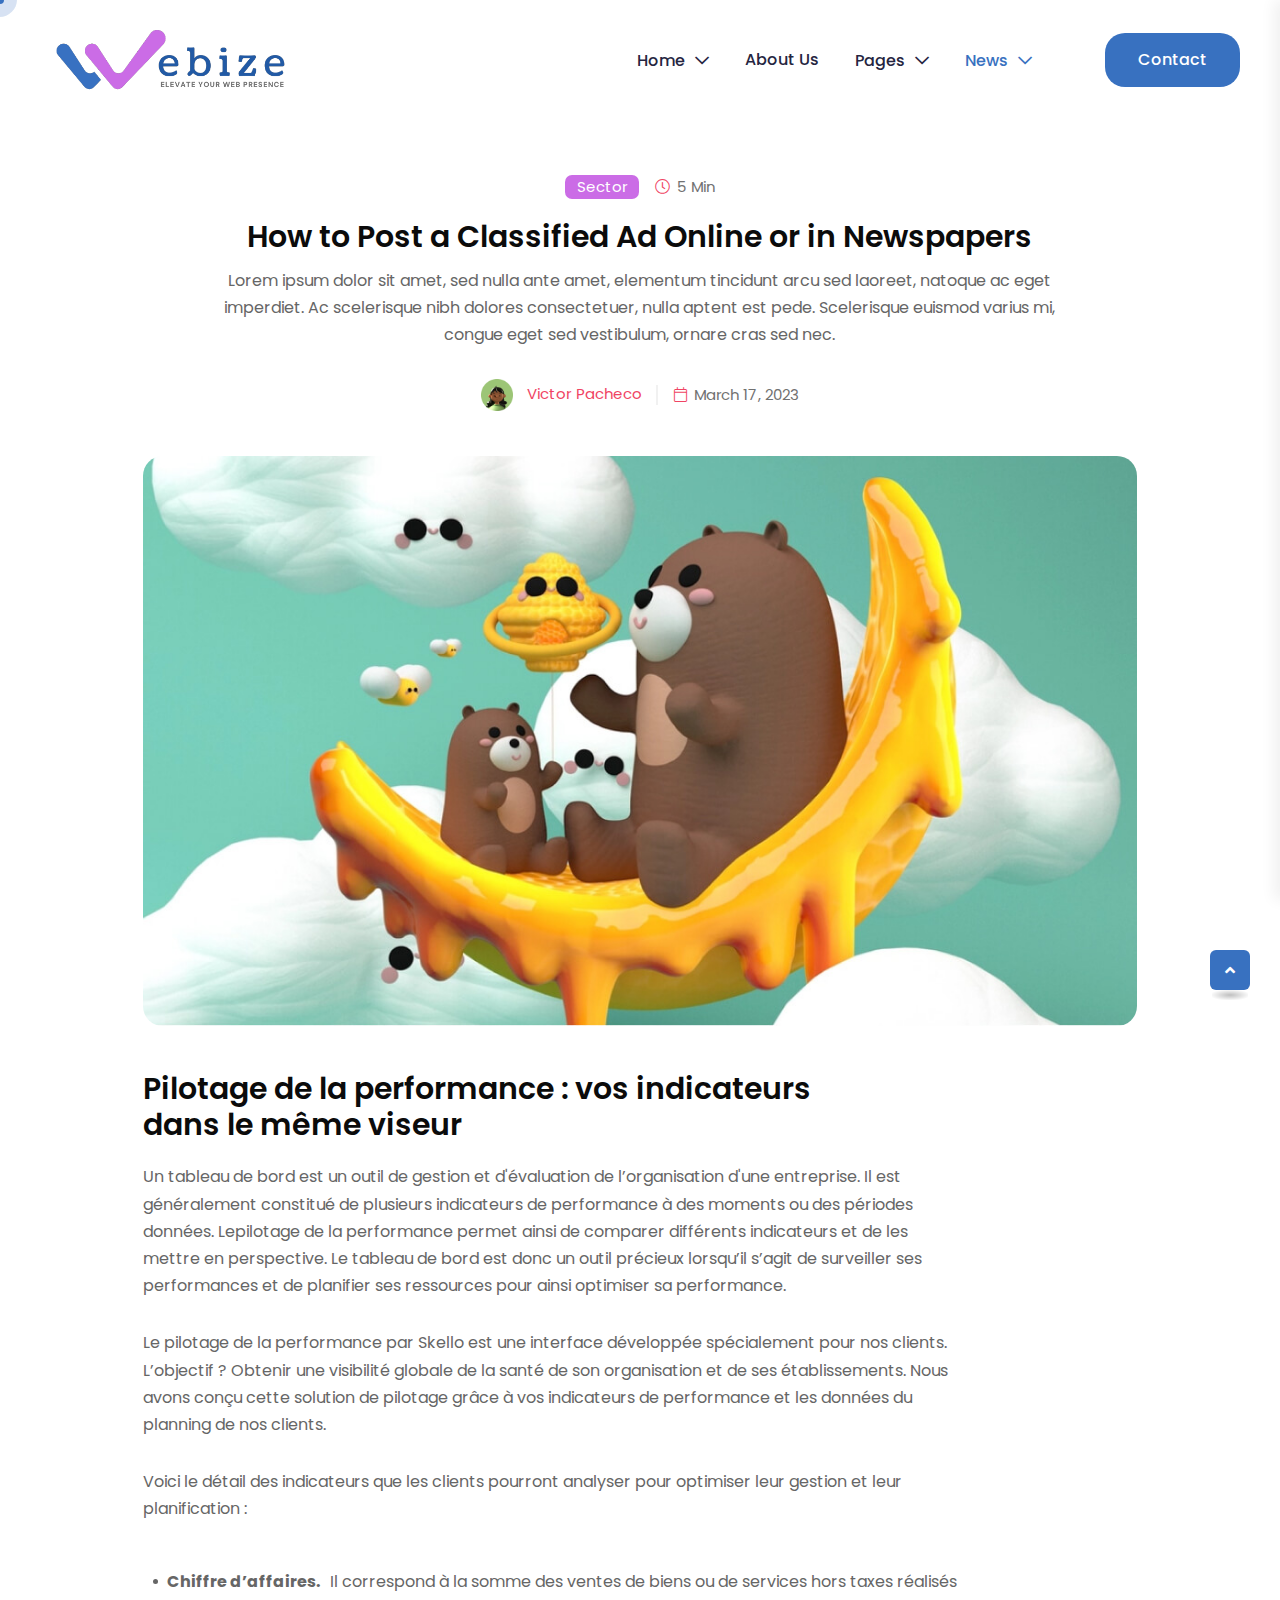
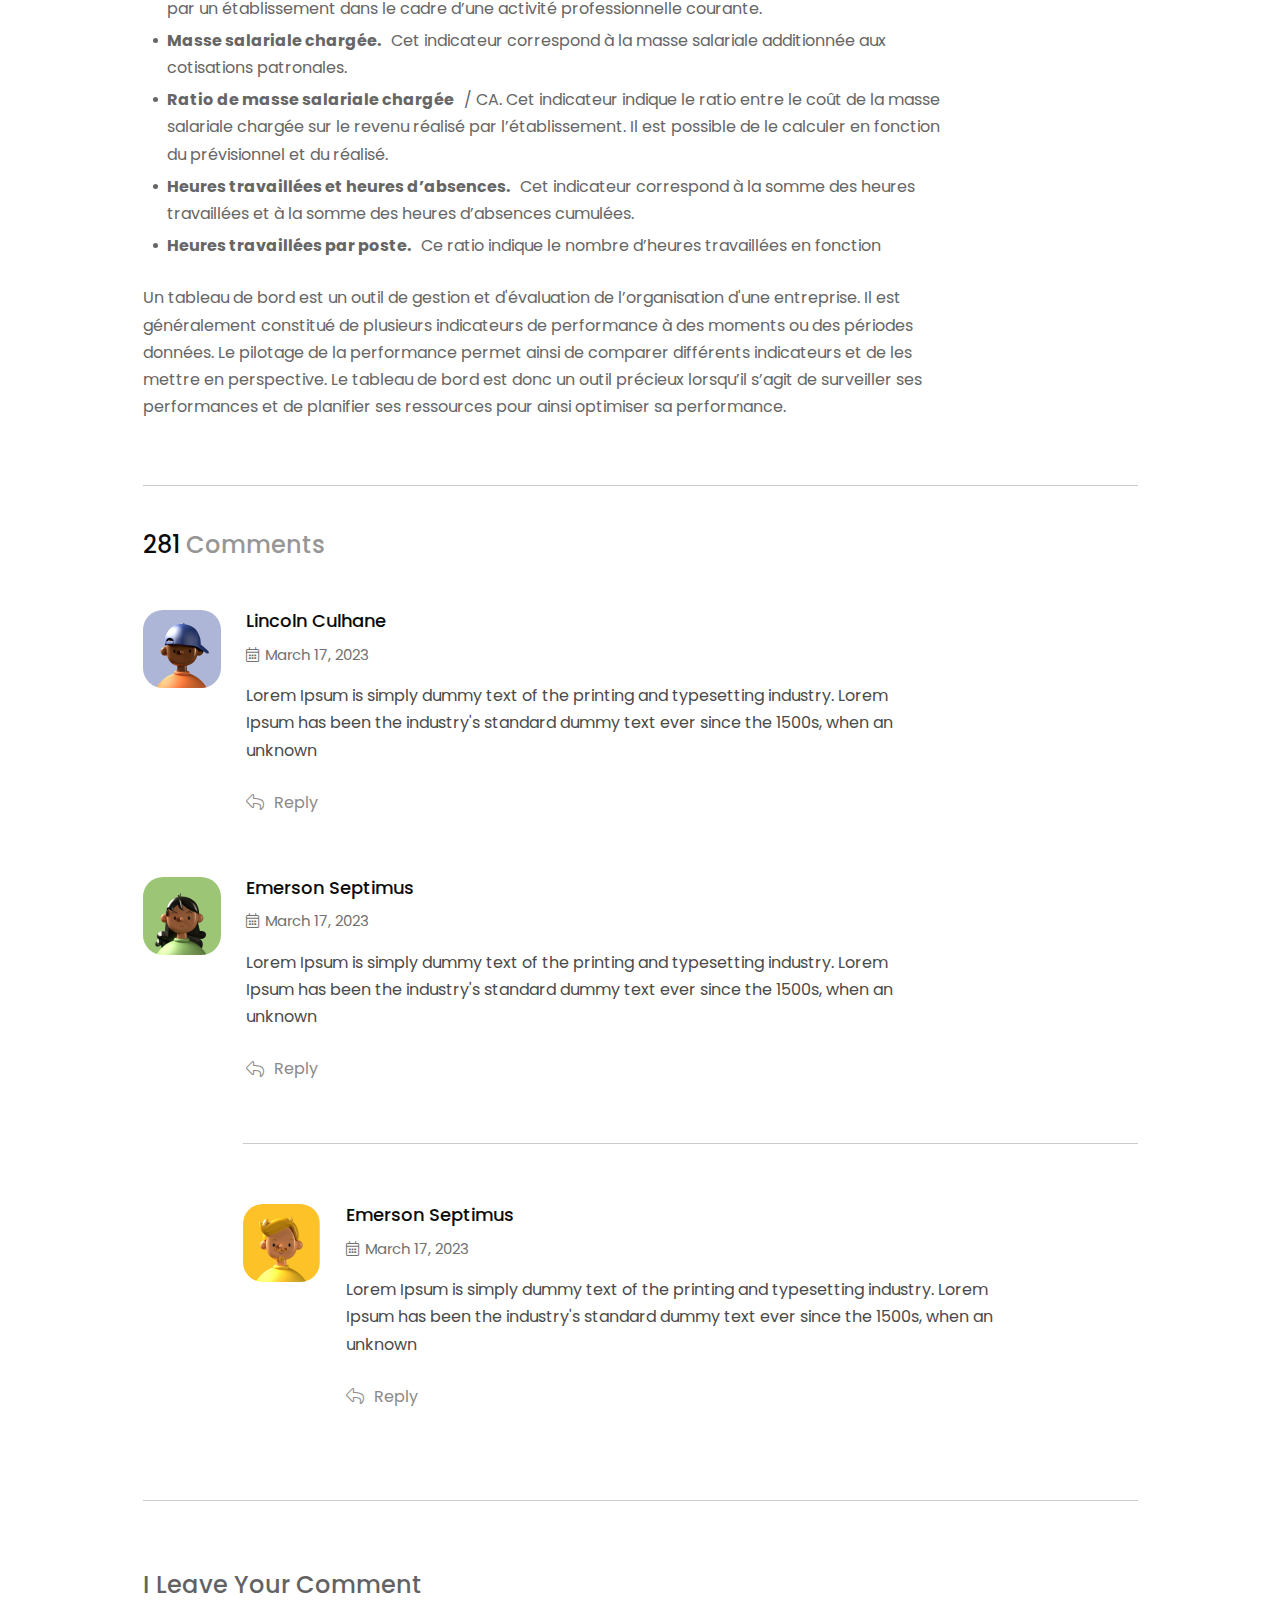
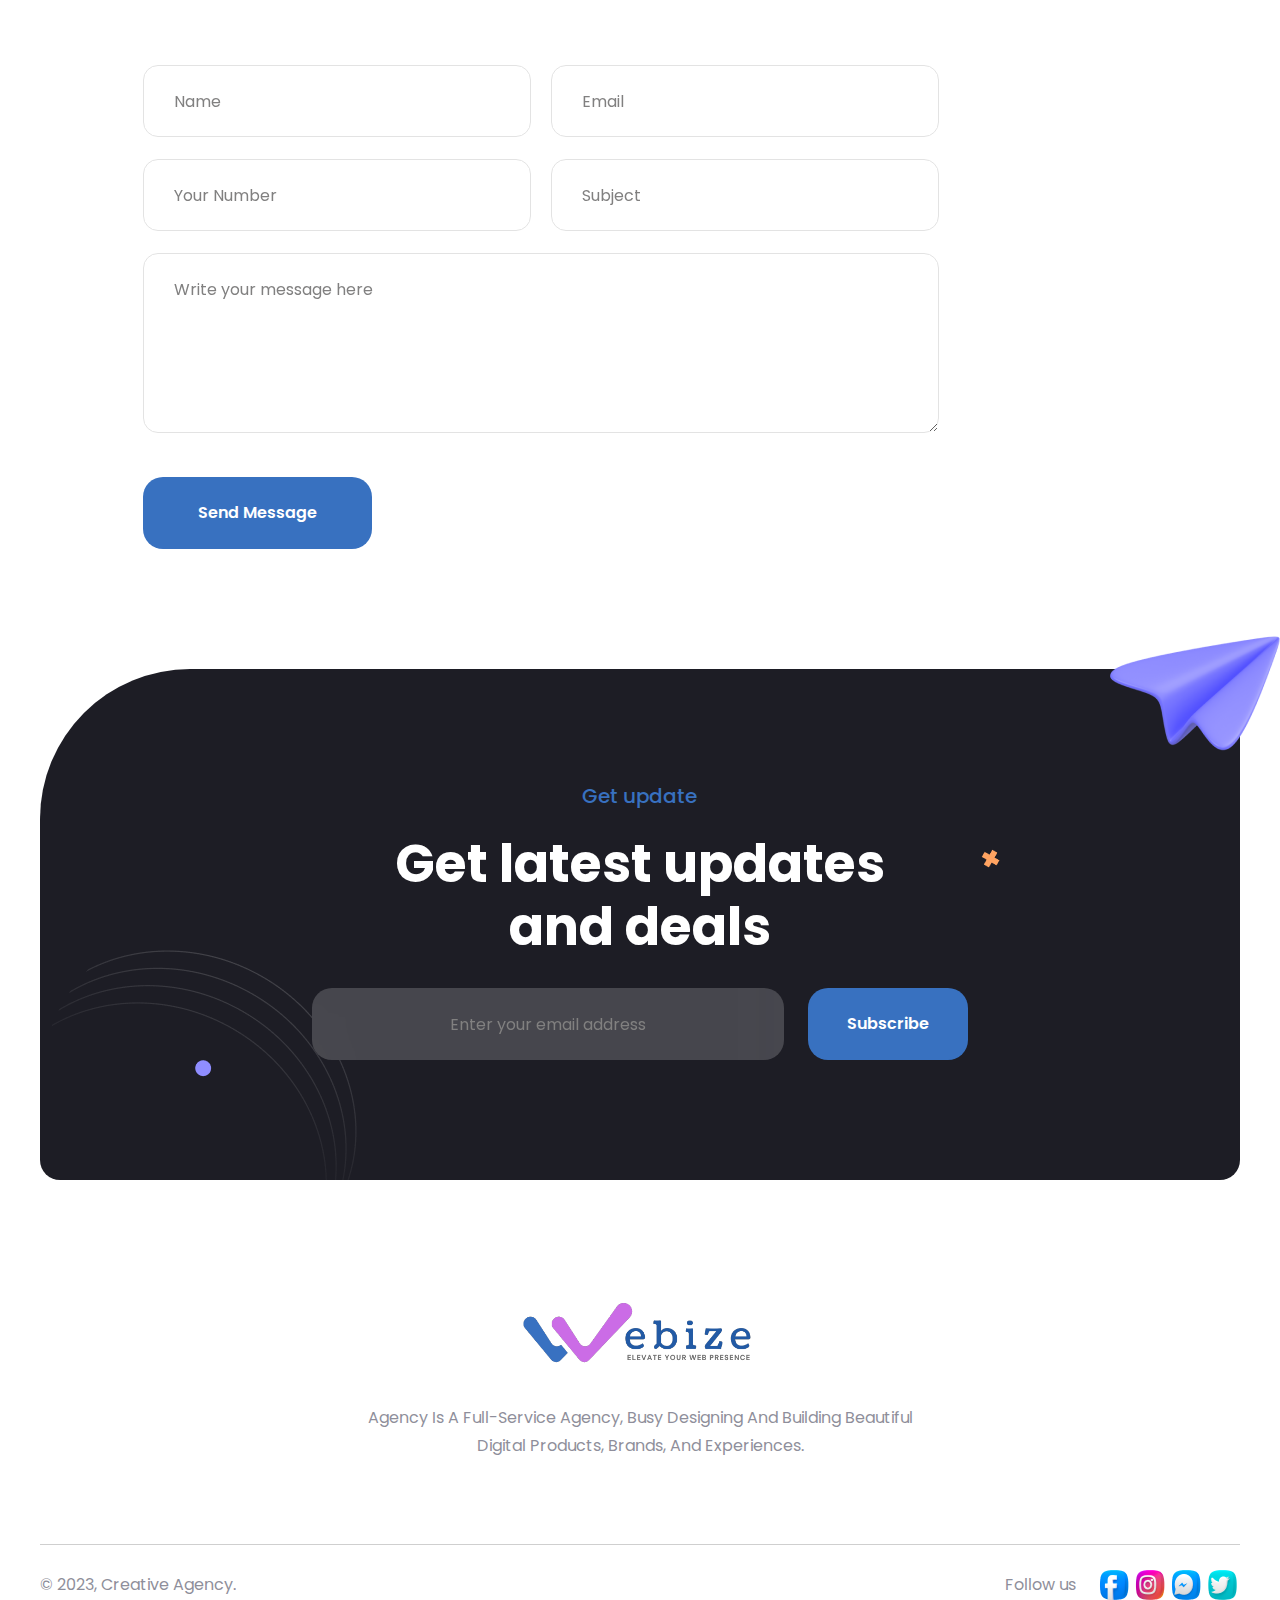
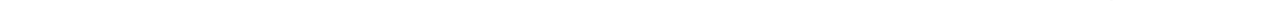
<file: blog-details.html>
<!doctype html>
<html class="no-js" lang="fr">
    
<!-- Mirrored from themedox.com/demo/xolio/blog-details.html by HTTrack Website Copier/3.x [XR&CO'2014], Fri, 17 Feb 2023 19:15:49 GMT -->
<head>
        <meta charset="utf-8">
        <meta http-equiv="x-ua-compatible" content="ie=edge">
        <title>Xolio - Creative Agency HTML5 Template</title>
        <meta name="description" content="Xolio - Creative Agency Template">
        <meta name="viewport" content="width=device-width, initial-scale=1">

		<link rel="shortcut icon" type="image/x-icon" href="assets/img/favicon.png">
        <!-- Place favicon.ico in the root directory -->

        <!-- CSS here -->
        <link rel="stylesheet" href="assets/css/bootstrap.min.css">
        <link rel="stylesheet" href="assets/css/animate.min.css">
        <link rel="stylesheet" href="assets/css/magnific-popup.css">
        <link rel="stylesheet" href="assets/css/fontawesome-all.min.css">
        <link rel="stylesheet" href="assets/css/swiper-bundle.min.css">
        <link rel="stylesheet" href="assets/css/odometer.css">
        <link rel="stylesheet" href="assets/css/slick.css">
        <link rel="stylesheet" href="assets/css/default.css">
        <link rel="stylesheet" href="assets/css/style.css">
        <link rel="stylesheet" href="assets/css/responsive.css">
    </head>
    <body>

        <!--Preloader-->
        <div id="preloader">
            <div id="loader" class="loader">
                <div class="loader-container">
                    <div class="loader-icon"><img src="assets/img/logo/6.png" alt="Xolio - Creative Agency HTML5 Template"></div>
                </div>
            </div>
        </div>
        <!--Preloader-end -->

        <!-- Custom-cursor -->
        <div class="mouseCursor cursor-outer"></div>
        <div class="mouseCursor cursor-inner"><span>Drag</span></div>
        <!-- Custom-cursor-end -->

		<!-- Scroll-top -->
        <button class="scroll-top scroll-to-target" data-target="html">
            <i class="fas fa-angle-up"></i>
        </button>
        <!-- Scroll-top-end-->

        <!-- header-area -->
        <header>
            <div id="sticky-header" class="menu-area transparent-header">
                <div class="container">
                    <div class="row">
                        <div class="col-12">
                            <div class="mobile-nav-toggler"><i class="fas fa-bars"></i></div>
                            <div class="menu-wrap">
                                <nav class="menu-nav">
                                    <div class="logo">
                                        <a href="index.html"><img src="assets/img/logo/webize.png" alt="Logo"></a>
                                    </div>
                                    <div class="navbar-wrap main-menu d-none d-lg-flex">
                                        <ul class="navigation">
                                            <li class="menu-item-has-children"><a href="#">Home</a>
                                                <ul class="sub-menu">
                                                    <li><a href="index.html">Creative Agency</a></li>
                                                    <li><a href="index-2.html">Personal Portfolio</a></li>
                                                    <li><a href="index-3.html">Digital Agency</a></li>
                                                </ul>
                                            </li>
                                            <li><a href="about-us.html">About Us</a></li>
                                            <li class="menu-item-has-children"><a href="#">pages</a>
                                                <ul class="sub-menu">
                                                    <li><a href="about-me.html">About Me</a></li>
                                                    <li><a href="team.html">Team Page</a></li>
                                                    <li><a href="team-details.html">Team Details</a></li>
                                                    <li><a href="project-details.html">Portfolio Details</a></li>
                                                    <li><a href="services-details.html">Services Details</a></li>
                                                    <li><a href="contact.html">Contact Us</a></li>
                                                </ul>
                                            </li>
                                            <li class="active menu-item-has-children"><a href="#">News</a>
                                                <ul class="sub-menu">
                                                    <li><a href="blog.html">Our Blog</a></li>
                                                    <li class="active"><a href="blog-details.html">Blog Details</a></li>
                                                </ul>
                                            </li>
                                        </ul>
                                    </div>
                                    <div class="header-action">
                                        <ul class="list-wrap">
                                            <li class="header-btn"><a href="#!" class="btn">Contact <span></span></a></li>
                                        </ul>
                                    </div>
                                </nav>
                            </div>

                            <!-- Mobile Menu  -->
                            <div class="mobile-menu">
                                <nav class="menu-box">
                                    <div class="close-btn"><i class="fas fa-times"></i></div>
                                    <div class="nav-logo">
                                        <a href="index.html"><img src="assets/img/logo/webize.png" alt="Logo"></a>
                                    </div>
                                    <div class="menu-outer">
                                        <!--Here Menu Will Come Automatically Via Javascript / Same Menu as in Header-->
                                    </div>
                                    <div class="social-links">
                                        <ul class="clearfix list-wrap">
                                            <li><a href="#"><i class="fab fa-facebook-f"></i></a></li>
                                            <li><a href="#"><i class="fab fa-twitter"></i></a></li>
                                            <li><a href="#"><i class="fab fa-instagram"></i></a></li>
                                            <li><a href="#"><i class="fab fa-linkedin-in"></i></a></li>
                                            <li><a href="#"><i class="fab fa-youtube"></i></a></li>
                                        </ul>
                                    </div>
                                </nav>
                            </div>
                            <div class="menu-backdrop"></div>
                            <!-- End Mobile Menu -->

                        </div>
                    </div>
                </div>

                <!-- header-contact -->
                <div class="header-contact-wrap">
                    <div class="container">
                        <div class="row">
                            <div class="col-lg-8">
                                <div class="left-side-content">
                                    <h3 class="title">Contact</h3>
                                    <div class="row">
                                        <div class="col-xl-4 col-lg-5 col-md-6">
                                            <div class="contact-info-list">
                                                <ul class="list-wrap">
                                                    <li>
                                                        <div class="icon">
                                                            <svg viewBox="0 0 22 20" fill="none" xmlns="http://www.w3.org/2000/svg">
                                                                <path fill-rule="evenodd" clip-rule="evenodd"
                                                                    d="M1.5 6.5C1.5 4.89295 1.95538 3.86848 2.63534 3.2371C3.32535 2.59637 4.36497 2.25 5.75 2.25H15.75C17.135 2.25 18.1746 2.59637 18.8647 3.2371C19.5446 3.86848 20 4.89295 20 6.5V13.5C20 15.107 19.5446 16.1315 18.8647 16.7629C18.1746 17.4036 17.135 17.75 15.75 17.75H5.75C4.36497 17.75 3.32535 17.4036 2.63534 16.7629C1.95538 16.1315 1.5 15.107 1.5 13.5V6.5ZM5.75 0.75C4.13503 0.75 2.67465 1.15363 1.61466 2.1379C0.544615 3.13152 0 4.60705 0 6.5V13.5C0 15.393 0.544615 16.8685 1.61466 17.8621C2.67465 18.8464 4.13503 19.25 5.75 19.25H15.75C17.365 19.25 18.8254 18.8464 19.8853 17.8621C20.9554 16.8685 21.5 15.393 21.5 13.5V6.5C21.5 4.60705 20.9554 3.13152 19.8853 2.1379C18.8254 1.15363 17.365 0.75 15.75 0.75H5.75ZM16.2181 7.58602C16.5417 7.32751 16.5945 6.85558 16.336 6.53194C16.0775 6.20829 15.6056 6.15548 15.2819 6.41398L12.1529 8.91324L12.1525 8.91352C11.3961 9.51536 10.0946 9.51549 9.33799 8.91393L6.21898 6.41471C5.89574 6.1557 5.42373 6.20778 5.16471 6.53102C4.9057 6.85426 4.95778 7.32627 5.28102 7.58529L8.40101 10.0853L8.40286 10.0868C9.70626 11.1244 11.7837 11.1244 13.0871 10.0868L13.0881 10.086L16.2181 7.58602Z" />
                                                            </svg>
                                                        </div>
                                                        <div class="content">
                                                            <a href="mailto:company@gmail.com">company@gmail.com</a>
                                                        </div>
                                                    </li>
                                                    <li>
                                                        <div class="icon">
                                                            <svg viewBox="0 0 20 22" fill="none" xmlns="http://www.w3.org/2000/svg">
                                                                <path fill-rule="evenodd" clip-rule="evenodd"
                                                                    d="M2.48199 7.65591C3.37522 3.73032 6.71708 1.74769 10.1338 1.75C13.5508 1.75231 16.8905 3.73971 17.7791 7.66556L17.7791 7.6656C18.8362 12.3354 15.943 16.3756 13.2111 18.999L13.2097 19.0004C11.4913 20.659 8.77127 20.661 7.04076 18.9997C4.31866 16.3762 1.42493 12.3261 2.48199 7.65591ZM10.1348 0.250002C14.1154 0.252693 18.1706 2.60029 19.2421 7.33441C20.4848 12.8239 17.0589 17.3834 14.251 20.08C11.9497 22.3008 8.31046 22.2989 6.00106 20.0809L6.00012 20.08C3.20236 17.3836 -0.22362 12.8139 1.01908 7.32441L1.01926 7.32364C2.09618 2.58953 6.1542 0.247312 10.1348 0.250002ZM7.76166 9.30994C7.76166 8.00103 8.82274 6.93994 10.1317 6.93994C11.4406 6.93994 12.5017 8.00103 12.5017 9.30994C12.5017 10.6189 11.4406 11.6799 10.1317 11.6799C8.82274 11.6799 7.76166 10.6189 7.76166 9.30994ZM10.1317 5.43994C7.99432 5.43994 6.26166 7.1726 6.26166 9.30994C6.26166 11.4473 7.99432 13.1799 10.1317 13.1799C12.269 13.1799 14.0017 11.4473 14.0017 9.30994C14.0017 7.1726 12.269 5.43994 10.1317 5.43994Z" />
                                                            </svg>
                                                        </div>
                                                        <div class="content">
                                                            <span>Ranelagh Place, Liverpool, L3 5UL, England</span>
                                                        </div>
                                                    </li>
                                                    <li>
                                                        <div class="icon">
                                                            <svg viewBox="0 0 22 22" fill="none" xmlns="http://www.w3.org/2000/svg">
                                                                <path fill-rule="evenodd" clip-rule="evenodd"
                                                                    d="M1.5 11C1.5 5.89421 5.64421 1.75 10.75 1.75C15.8558 1.75 20 5.89421 20 11C20 16.1058 15.8558 20.25 10.75 20.25C5.64421 20.25 1.5 16.1058 1.5 11ZM10.75 0.25C4.81579 0.25 0 5.06579 0 11C0 16.9342 4.81579 21.75 10.75 21.75C16.6842 21.75 21.5 16.9342 21.5 11C21.5 5.06579 16.6842 0.25 10.75 0.25ZM11.1289 6.50977C11.1289 6.09555 10.7931 5.75977 10.3789 5.75977C9.96469 5.75977 9.62891 6.09555 9.62891 6.50977V10.6098C9.62891 11.0862 9.79027 11.5637 10.0149 11.9576C10.2393 12.3511 10.5673 12.7322 10.9755 12.9744L10.9766 12.975L14.0746 14.8238C14.4303 15.0361 14.8907 14.9198 15.1029 14.5641C15.3152 14.2084 15.1989 13.748 14.8432 13.5357L11.7433 11.6857L11.7413 11.6845C11.6099 11.6067 11.4483 11.4431 11.3179 11.2145C11.1875 10.9859 11.1289 10.7633 11.1289 10.6098V6.50977Z" />
                                                            </svg>
                                                        </div>
                                                        <div class="content">
                                                            <span>7 Days a week <br> from 10-00 am to 6-00 pm</span>
                                                        </div>
                                                    </li>
                                                </ul>
                                                <div class="lats-chat">
                                                    <a href="contact.html">Lat’s Chat</a>
                                                </div>
                                            </div>
                                        </div>
                                        <div class="col-xl-8 col-lg-7 col-md-6">
                                            <div class="our-best-project">
                                                <div class="content">
                                                    <h4 class="title">One of Our <span>Best Ongoing</span> Projects</h4>
                                                    <a href="project-details.html" class="btn">Details <span></span></a>
                                                </div>
                                                <div class="thumb">
                                                    <img src="assets/img/images/our_project_img.png" alt="">
                                                </div>
                                            </div>
                                        </div>
                                    </div>
                                </div>
                            </div>
                            <div class="col-lg-4">
                                <div class="customer-support-wrap">
                                    <h4 class="title">Customer Support</h4>
                                    <div class="customer-support-content">
                                        <div class="content-top">
                                            <img src="assets/img/images/support_img.png" alt="">
                                            <h4 class="title">Need Help Choosing a Plan?</h4>
                                        </div>
                                        <p>We offer solutions for businesses of all sizes. For questions about our plans and products,,
                                            contact our team of experts. <a href="contact.html">Get in touch</a></p>
                                    </div>
                                    <div class="content-bottom">
                                        <a href="contact.html">Support</a>
                                        <a href="contact.html">Documentation</a>
                                    </div>
                                </div>
                            </div>
                        </div>
                    </div>
                </div>
                <div class="body-contact-overlay"></div>
                <!-- header-contact-end -->
            </div>
        </header>
        <!-- header-area-end -->



        <!-- main-area -->
        <main>

            <!-- blog-details-area -->
            <section class="blog-details-area pt-175 pb-120">
                <div class="container">
                    <div class="row justify-content-center">
                        <div class="col-xl-10">
                            <div class="blog-details-wrap">
                                <div class="bd-content-top text-center">
                                    <div class="blog-meta-two">
                                        <ul class="list-wrap">
                                            <li class="tag"><a href="#">Sector</a></li>
                                            <li><i class="fal fa-clock"></i>5 Min</li>
                                        </ul>
                                    </div>
                                    <h2 class="title">How to Post a Classified Ad Online or in Newspapers</h2>
                                    <p>Lorem ipsum dolor sit amet, sed nulla ante amet, elementum tincidunt arcu sed laoreet, natoque ac eget imperdiet. Ac scelerisque nibh dolores consectetuer, nulla aptent est pede. Scelerisque euismod varius mi, congue eget sed vestibulum, ornare cras sed nec.</p>
                                    <div class="blog-meta-two bottom">
                                        <ul class="list-wrap">
                                            <li class="avatar">
                                                <a href="blog-details.html">
                                                    <img src="assets/img/blog/blog_avatar01.png" alt="">
                                                    Victor Pacheco
                                                </a>
                                            </li>
                                            <li><i class="fal fa-calendar"></i>March 17, 2023</li>
                                        </ul>
                                    </div>
                                </div>
                                <div class="blog-details-img">
                                    <img src="assets/img/blog/blog_details_img.jpg" alt="">
                                </div>
                                <div class="bd-content-bottom">
                                    <h2 class="title">Pilotage de la performance : vos indicateurs <br> dans le même viseur</h2>
                                    <p>Un tableau de bord est un outil de gestion et d'évaluation de l’organisation d'une entreprise. Il est généralement constitué de plusieurs indicateurs de performance à des moments ou des périodes données. Lepilotage de la performance permet ainsi de comparer différents indicateurs et de les mettre en perspective. Le tableau de bord est donc un outil précieux lorsqu’il s’agit de surveiller ses performances et de planifier ses ressources pour ainsi optimiser sa performance.</p>
                                    <p>Le pilotage de la performance par Skello est une interface développée spécialement pour nos clients. L’objectif ?  Obtenir une visibilité globale de la santé de son organisation et de ses établissements. Nous avons conçu cette solution de pilotage grâce à vos indicateurs de performance et les données du planning de nos clients.</p>
                                    <p>Voici le détail des indicateurs que les clients pourront analyser pour optimiser leur gestion et leur planification :</p>
                                    <ul class="list-wrap">
                                        <li><span>Chiffre d’affaires.</span>Il correspond à la somme des ventes de biens ou de services hors taxes réalisés par un établissement dans le cadre d’une activité professionnelle courante.</li>
                                        <li><span>Masse salariale chargée.</span>Cet indicateur correspond à la masse salariale additionnée aux
                                            cotisations patronales.</li>
                                        <li><span>Ratio de masse salariale chargée</span>/ CA. Cet indicateur indique le ratio entre le coût de la masse salariale chargée sur le revenu réalisé par l’établissement. Il est possible de le calculer en fonction du prévisionnel et du réalisé.</li>
                                        <li><span>Heures travaillées et heures d’absences.</span>Cet indicateur correspond à la somme des heures
                                            travaillées et à la somme des heures d’absences cumulées.</li>
                                        <li><span>Heures travaillées par poste.</span>Ce ratio indique le nombre d’heures travaillées en fonction</li>
                                    </ul>
                                    <p>Un tableau de bord est un outil de gestion et d'évaluation de l’organisation d'une entreprise. Il est  généralement constitué de plusieurs indicateurs de performance à des moments ou des périodes données. Le pilotage de la performance permet ainsi de comparer différents indicateurs et de les mettre en perspective. Le tableau de bord est donc un outil précieux lorsqu’il s’agit de surveiller ses performances et de planifier ses ressources pour ainsi optimiser sa performance.</p>
                                </div>
                            </div>
                            <div class="comment-wrap">
                                <h2 class="title">281 <span>Comments</span></h2>
                                <div class="latest-comments">
                                    <ul class="list-wrap">
                                        <li>
                                            <div class="comments-box">
                                                <div class="comments-avatar">
                                                    <img src="assets/img/blog/comment_avatar01.png" alt="">
                                                </div>
                                                <div class="comment-text">
                                                    <h4 class="title">Lincoln Culhane</h4>
                                                    <span><i class="fal fa-calendar-alt"></i>March 17, 2023</span>
                                                    <p>Lorem Ipsum is simply dummy text of the printing and typesetting industry. Lorem Ipsum has been the industry's standard dummy text ever since the 1500s, when an unknown</p>
                                                    <a href="#" class="comment-reply-link"><i class="fal fa-reply"></i>Reply</a>
                                                </div>
                                            </div>
                                        </li>
                                        <li>
                                            <div class="comments-box">
                                                <div class="comments-avatar">
                                                    <img src="assets/img/blog/comment_avatar02.png" alt="">
                                                </div>
                                                <div class="comment-text">
                                                    <h4 class="title">Emerson Septimus</h4>
                                                    <span><i class="fal fa-calendar-alt"></i>March 17, 2023</span>
                                                    <p>Lorem Ipsum is simply dummy text of the printing and typesetting industry. Lorem Ipsum has been the industry's standard dummy text ever since the 1500s, when an unknown</p>
                                                    <a href="#" class="comment-reply-link"><i class="fal fa-reply"></i>Reply</a>
                                                </div>
                                            </div>
                                            <div class="comments-box children">
                                                <div class="comments-avatar">
                                                    <img src="assets/img/blog/comment_avatar03.png" alt="">
                                                </div>
                                                <div class="comment-text">
                                                    <h4 class="title">Emerson Septimus</h4>
                                                    <span><i class="fal fa-calendar-alt"></i>March 17, 2023</span>
                                                    <p>Lorem Ipsum is simply dummy text of the printing and typesetting industry. Lorem Ipsum has been the industry's standard dummy text ever since the 1500s, when an unknown</p>
                                                    <a href="#" class="comment-reply-link"><i class="fal fa-reply"></i>Reply</a>
                                                </div>
                                            </div>
                                        </li>
                                    </ul>
                                </div>
                            </div>
                            <div class="post-comments-form">
                                <div class="post-comments-title">
                                    <h2 class="title">I Leave Your Comment</h2>
                                </div>
                                <div class="comment-form">
                                    <form action="#">
                                        <div class="row">
                                            <div class="col-md-6">
                                                <div class="form-grp">
                                                    <input type="text" placeholder="Name">
                                                </div>
                                            </div>
                                            <div class="col-md-6">
                                                <div class="form-grp">
                                                    <input type="email" placeholder="Email">
                                                </div>
                                            </div>
                                            <div class="col-md-6">
                                                <div class="form-grp">
                                                    <input type="text" placeholder="Your Number">
                                                </div>
                                            </div>
                                            <div class="col-md-6">
                                                <div class="form-grp">
                                                    <input type="text" placeholder="Subject">
                                                </div>
                                            </div>
                                        </div>
                                        <div class="form-grp">
                                            <textarea name="message" placeholder="Write your message here"></textarea>
                                        </div>
                                        <button type="submit" class="btn">Send Message <span></span></button>
                                    </form>
                                </div>
                            </div>
                        </div>
                    </div>
                </div>
            </section>
            <!-- blog-details-area-end -->

            <!-- newsletter-area -->
            <section class="newsletter-area-two">
                <div class="container">
                    <div class="newsletter-wrap">
                        <div class="row justify-content-center">
                            <div class="col-xl-7 col-lg-9">
                                <div
                                    class="section-title title-style-two white-title text-center mb-30">
                                    <span class="sub-title">Get update</span>
                                    <h2 class="title">Get latest updates and deals</h2>
                                </div>
                            </div>
                        </div>
                        <div class="row justify-content-center">
                            <div class="col-xl-8">
                                <div class="newsletter-form">
                                    <form action="#">
                                        <input type="email" placeholder="Enter your email address">
                                        <button type="submit" class="btn">Subscribe <span></span></button>
                                    </form>
                                </div>
                            </div>
                        </div>
                        <div class="newsletter-shape-wrap-two">
                            <img src="assets/img/images/h3_newsletter_shape01.png" alt="">
                            <img src="assets/img/images/h3_newsletter_shape02.png" alt="">
                            <img src="assets/img/images/h3_newsletter_shape03.png" alt="">
                            <img src="assets/img/images/h3_newsletter_shape04.png" alt="">
                        </div>
                    </div>
                </div>
            </section>
            <!-- newsletter-area-end -->

        </main>
        <!-- main-area-end -->

        <!-- footer-area -->
        <footer>
            <div class="footer-area-two footer-area-three">
                <div class="container">
                    <div class="footer-top-two">
                        <div class="row justify-content-center">
                            <div class="col-xl-6 col-lg-8">
                                <div class="footer-content-two text-center">
                                    <div class="logo">
                                        <a href="index.html"><img src="assets/img/logo/webize.png" alt=""></a>
                                    </div>
                                    <p>Agency is a full-service agency, busy designing and building beautiful digital products,
                                        brands, and experiences.</p>
                                </div>
                            </div>
                        </div>
                    </div>
                    <div class="footer-bottom-two">
                        <div class="row align-items-center">
                            <div class="col-md-6">
                                <div class="copyright-text">
                                    <p>© 2023, Creative Agency.</p>
                                </div>
                            </div>
                            <div class="col-md-6">
                                <div class="footer-social-two">
                                    <ul class="list-wrap">
                                        <li class="title">Follow us</li>
                                        <li><a href="#"><img src="assets/img/icon/footer_icon01.png" alt=""></a></li>
                                        <li><a href="#"><img src="assets/img/icon/footer_icon02.png" alt=""></a></li>
                                        <li><a href="#"><img src="assets/img/icon/footer_icon03.png" alt=""></a></li>
                                        <li><a href="#"><img src="assets/img/icon/footer_icon04.png" alt=""></a></li>
                                    </ul>
                                </div>
                            </div>
                        </div>
                    </div>
                </div>
            </div>
        </footer>
        <!-- footer-area-end -->



        <!-- JS here -->
        <script src="assets/js/vendor/jquery-3.6.0.min.js"></script>
        <script src="assets/js/bootstrap.min.js"></script>
        <script src="assets/js/isotope.pkgd.min.js"></script>
        <script src="assets/js/imagesloaded.pkgd.min.js"></script>
        <script src="assets/js/jquery.magnific-popup.min.js"></script>
        <script src="assets/js/jquery.odometer.min.js"></script>
        <script src="assets/js/swiper-bundle.min.js"></script>
        <script src="assets/js/jquery.appear.js"></script>
        <script src="assets/js/slick.min.js"></script>
        <script src="assets/js/ajax-form.js"></script>
        <script src="assets/js/parallax.min.js"></script>
        <script src="assets/js/jquery.parallaxScroll.min.js"></script>
        <script src="assets/js/tween-max.js"></script>
        <script src="assets/js/wow.min.js"></script>
        <script src="assets/js/main.js"></script>
    </body>

<!-- Mirrored from themedox.com/demo/xolio/blog-details.html by HTTrack Website Copier/3.x [XR&CO'2014], Fri, 17 Feb 2023 19:15:50 GMT -->
</html>
</file>
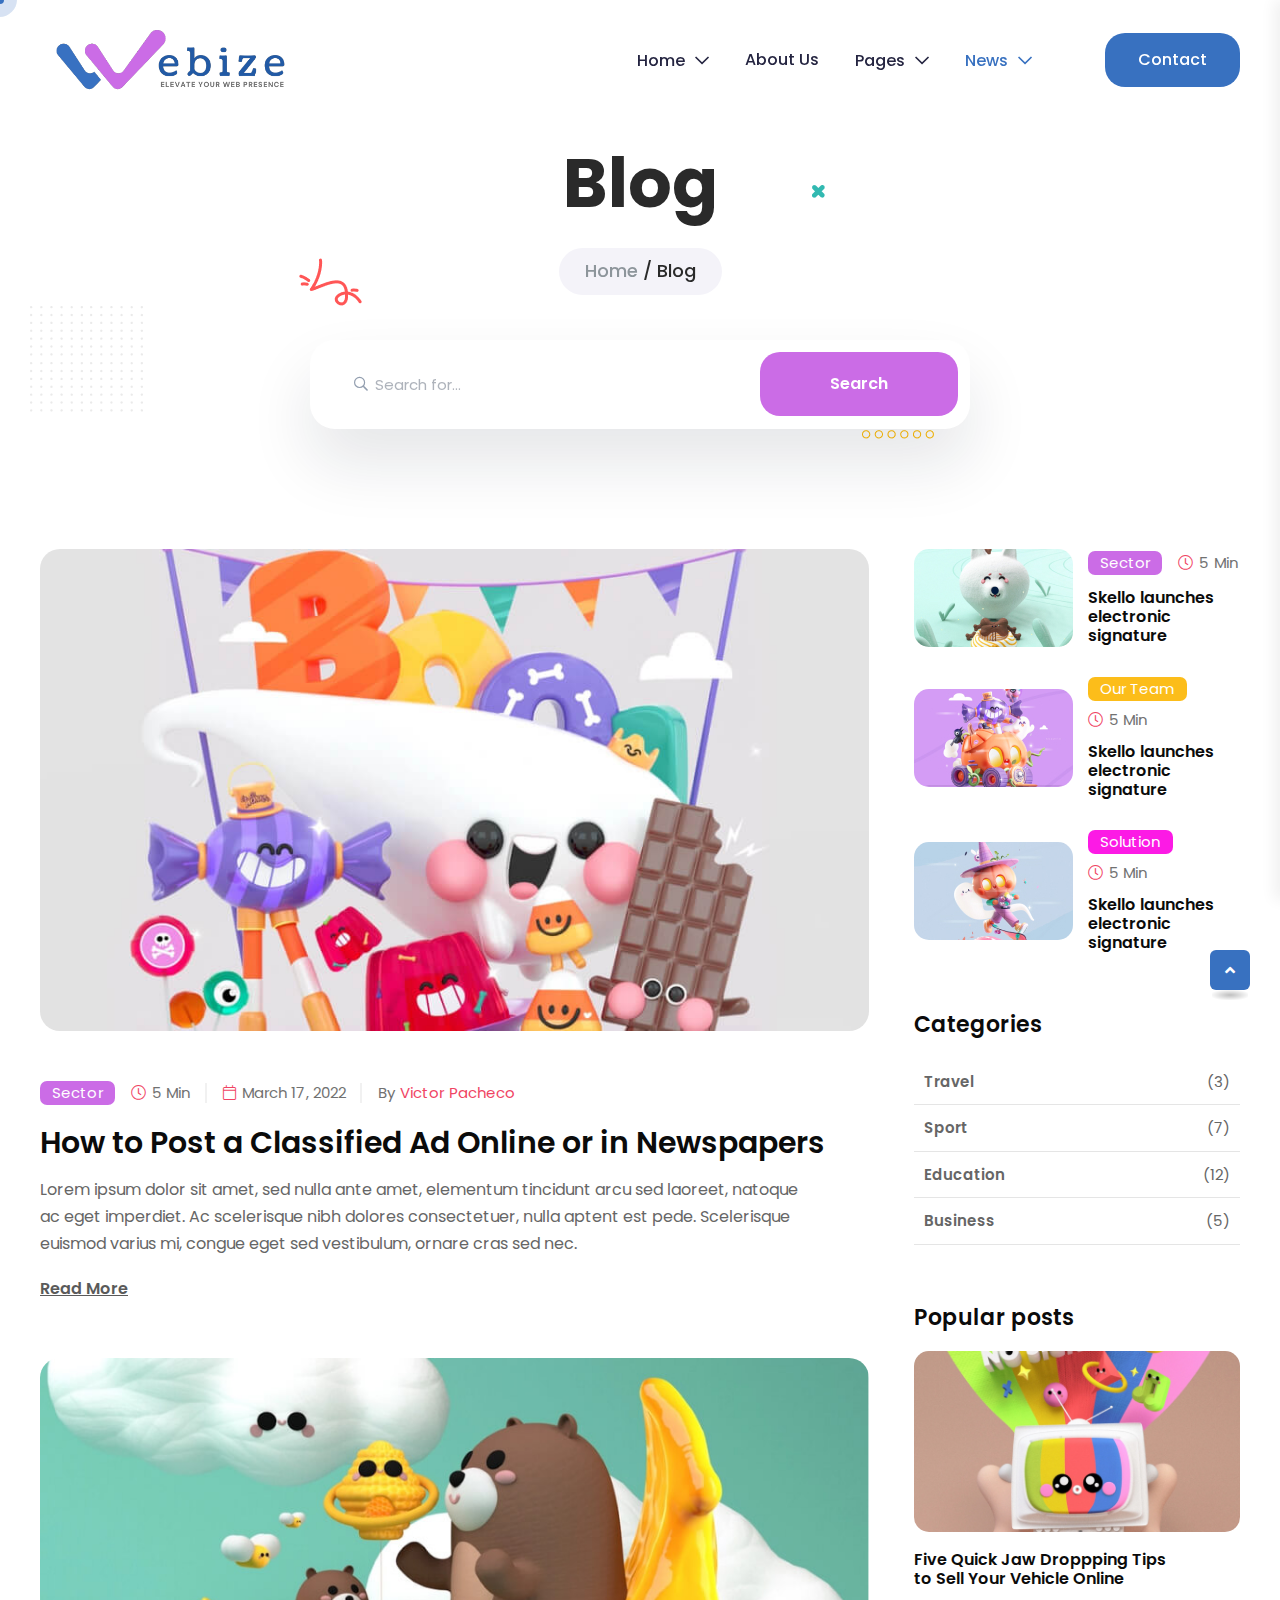
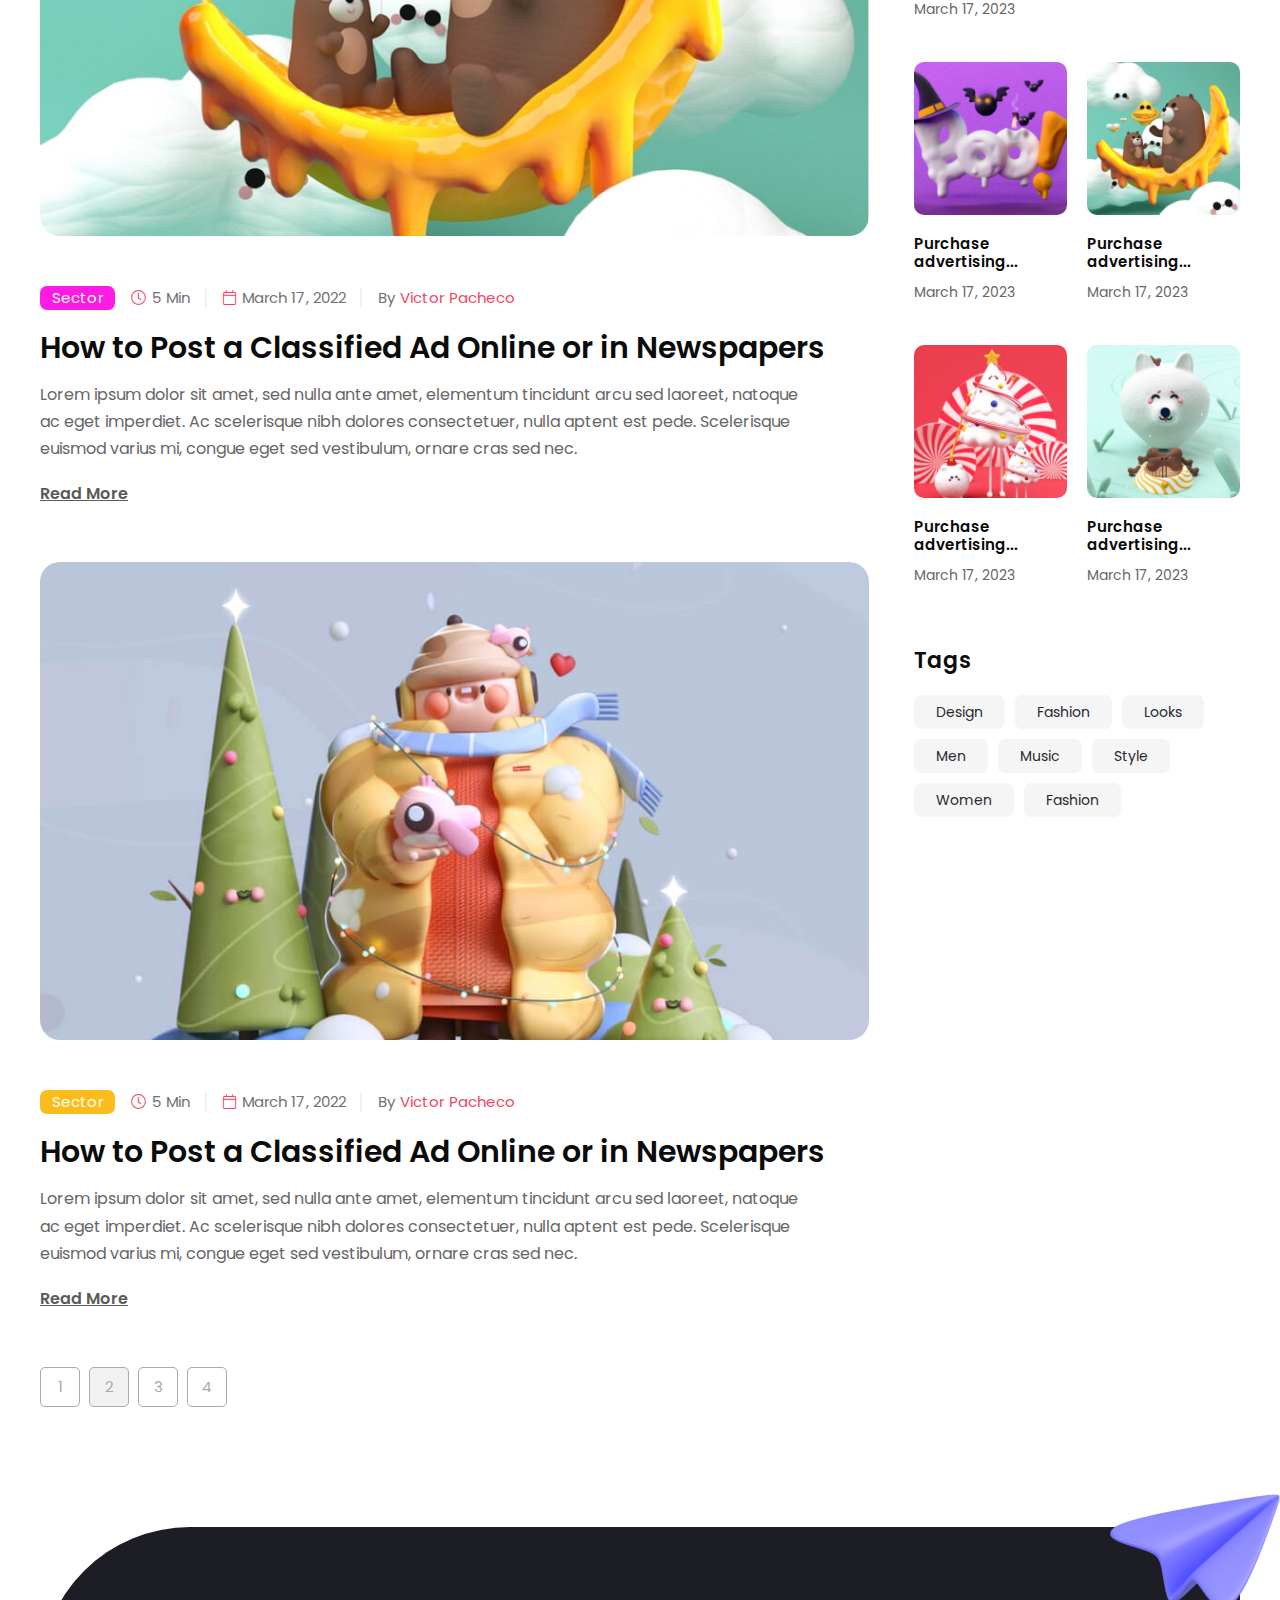
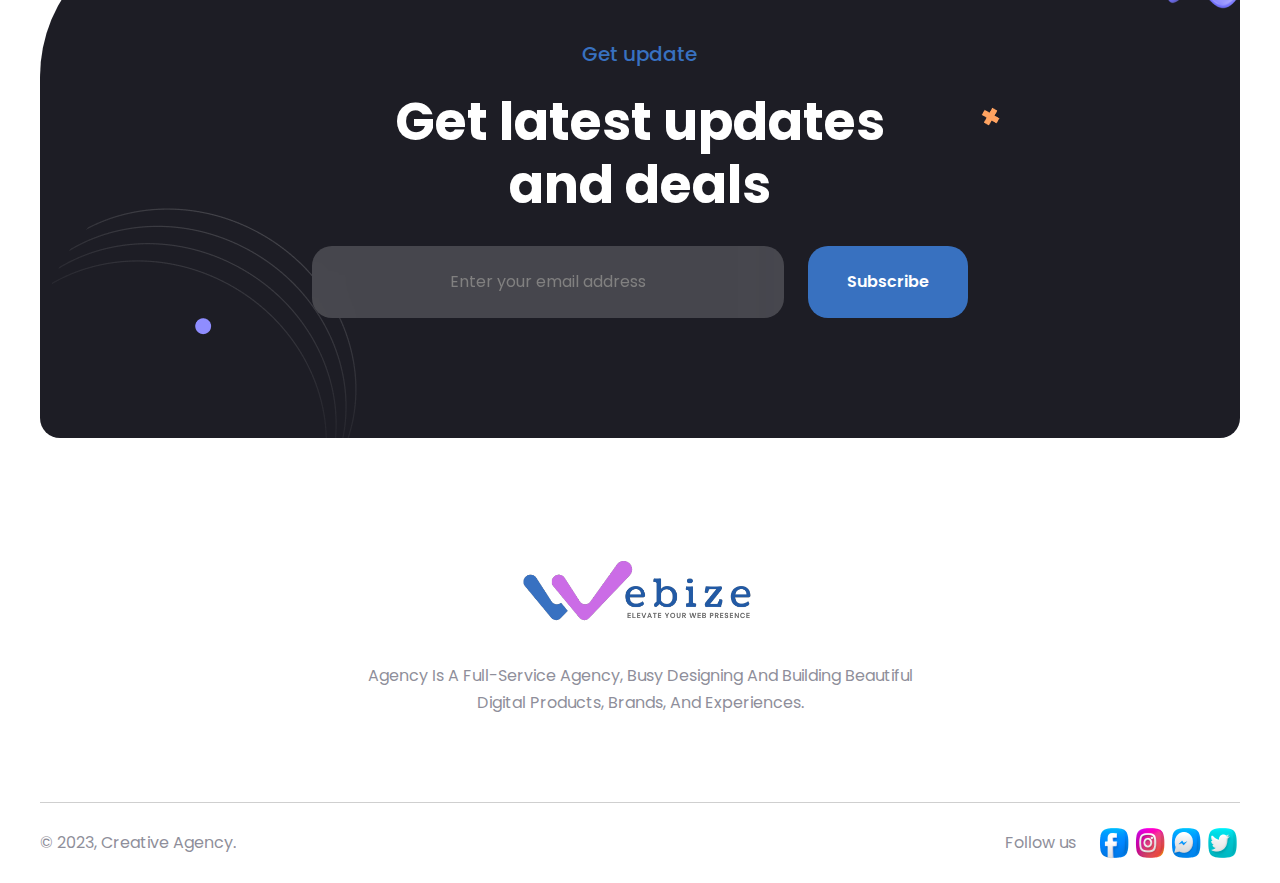
<file: blog.html>
<!doctype html>
<html class="no-js" lang="en">
    
<!-- Mirrored from themedox.com/demo/xolio/blog.html by HTTrack Website Copier/3.x [XR&CO'2014], Fri, 17 Feb 2023 19:15:42 GMT -->
<head>
        <meta charset="utf-8">
        <meta http-equiv="x-ua-compatible" content="ie=edge">
        <title>Xolio - Creative Agency HTML5 Template</title>
        <meta name="description" content="Xolio - Creative Agency Template">
        <meta name="viewport" content="width=device-width, initial-scale=1">

		<link rel="shortcut icon" type="image/x-icon" href="assets/img/favicon.png">
        <!-- Place favicon.ico in the root directory -->

        <!-- CSS here -->
        <link rel="stylesheet" href="assets/css/bootstrap.min.css">
        <link rel="stylesheet" href="assets/css/animate.min.css">
        <link rel="stylesheet" href="assets/css/magnific-popup.css">
        <link rel="stylesheet" href="assets/css/fontawesome-all.min.css">
        <link rel="stylesheet" href="assets/css/swiper-bundle.min.css">
        <link rel="stylesheet" href="assets/css/odometer.css">
        <link rel="stylesheet" href="assets/css/slick.css">
        <link rel="stylesheet" href="assets/css/default.css">
        <link rel="stylesheet" href="assets/css/style.css">
        <link rel="stylesheet" href="assets/css/responsive.css">
    </head>
    <body>

        <!--Preloader-->
        <div id="preloader">
            <div id="loader" class="loader">
                <div class="loader-container">
                    <div class="loader-icon"><img src="assets/img/logo/6.png" alt="Xolio - Creative Agency HTML5 Template"></div>
                </div>
            </div>
        </div>
        <!--Preloader-end -->

        <!-- Custom-cursor -->
        <div class="mouseCursor cursor-outer"></div>
        <div class="mouseCursor cursor-inner"><span>Drag</span></div>
        <!-- Custom-cursor-end -->

		<!-- Scroll-top -->
        <button class="scroll-top scroll-to-target" data-target="html">
            <i class="fas fa-angle-up"></i>
        </button>
        <!-- Scroll-top-end-->

        <!-- header-area -->
        <header>
            <div id="sticky-header" class="menu-area transparent-header">
                <div class="container">
                    <div class="row">
                        <div class="col-12">
                            <div class="mobile-nav-toggler"><i class="fas fa-bars"></i></div>
                            <div class="menu-wrap">
                                <nav class="menu-nav">
                                    <div class="logo">
                                        <a href="index.html"><img src="assets/img/logo/webize.png" alt="Logo"></a>
                                    </div>
                                    <div class="navbar-wrap main-menu d-none d-lg-flex">
                                        <ul class="navigation">
                                            <li class="menu-item-has-children"><a href="#">Home</a>
                                                <ul class="sub-menu">
                                                    <li><a href="index.html">Creative Agency</a></li>
                                                    <li><a href="index-2.html">Personal Portfolio</a></li>
                                                    <li><a href="index-3.html">Digital Agency</a></li>
                                                </ul>
                                            </li>
                                            <li><a href="about-us.html">About Us</a></li>
                                            <li class="menu-item-has-children"><a href="#">pages</a>
                                                <ul class="sub-menu">
                                                    <li><a href="about-me.html">About Me</a></li>
                                                    <li><a href="team.html">Team Page</a></li>
                                                    <li><a href="team-details.html">Team Details</a></li>
                                                    <li><a href="project-details.html">Portfolio Details</a></li>
                                                    <li><a href="services-details.html">Services Details</a></li>
                                                    <li><a href="contact.html">Contact Us</a></li>
                                                </ul>
                                            </li>
                                            <li class="active menu-item-has-children"><a href="#">News</a>
                                                <ul class="sub-menu">
                                                    <li class="active"><a href="blog.html">Our Blog</a></li>
                                                    <li><a href="blog-details.html">Blog Details</a></li>
                                                </ul>
                                            </li>
                                        </ul>
                                    </div>
                                    <div class="header-action">
                                        <ul class="list-wrap">
                                            <li class="header-btn"><a href="#!" class="btn">Contact <span></span></a></li>
                                        </ul>
                                    </div>
                                </nav>
                            </div>

                            <!-- Mobile Menu  -->
                            <div class="mobile-menu">
                                <nav class="menu-box">
                                    <div class="close-btn"><i class="fas fa-times"></i></div>
                                    <div class="nav-logo">
                                        <a href="index.html"><img src="assets/img/logo/webize.png" alt="Logo"></a>
                                    </div>
                                    <div class="menu-outer">
                                        <!--Here Menu Will Come Automatically Via Javascript / Same Menu as in Header-->
                                    </div>
                                    <div class="social-links">
                                        <ul class="clearfix list-wrap">
                                            <li><a href="#"><i class="fab fa-facebook-f"></i></a></li>
                                            <li><a href="#"><i class="fab fa-twitter"></i></a></li>
                                            <li><a href="#"><i class="fab fa-instagram"></i></a></li>
                                            <li><a href="#"><i class="fab fa-linkedin-in"></i></a></li>
                                            <li><a href="#"><i class="fab fa-youtube"></i></a></li>
                                        </ul>
                                    </div>
                                </nav>
                            </div>
                            <div class="menu-backdrop"></div>
                            <!-- End Mobile Menu -->

                        </div>
                    </div>
                </div>

                <!-- header-contact -->
                <div class="header-contact-wrap">
                    <div class="container">
                        <div class="row">
                            <div class="col-lg-8">
                                <div class="left-side-content">
                                    <h3 class="title">Contact</h3>
                                    <div class="row">
                                        <div class="col-xl-4 col-lg-5 col-md-6">
                                            <div class="contact-info-list">
                                                <ul class="list-wrap">
                                                    <li>
                                                        <div class="icon">
                                                            <svg viewBox="0 0 22 20" fill="none" xmlns="http://www.w3.org/2000/svg">
                                                                <path fill-rule="evenodd" clip-rule="evenodd"
                                                                    d="M1.5 6.5C1.5 4.89295 1.95538 3.86848 2.63534 3.2371C3.32535 2.59637 4.36497 2.25 5.75 2.25H15.75C17.135 2.25 18.1746 2.59637 18.8647 3.2371C19.5446 3.86848 20 4.89295 20 6.5V13.5C20 15.107 19.5446 16.1315 18.8647 16.7629C18.1746 17.4036 17.135 17.75 15.75 17.75H5.75C4.36497 17.75 3.32535 17.4036 2.63534 16.7629C1.95538 16.1315 1.5 15.107 1.5 13.5V6.5ZM5.75 0.75C4.13503 0.75 2.67465 1.15363 1.61466 2.1379C0.544615 3.13152 0 4.60705 0 6.5V13.5C0 15.393 0.544615 16.8685 1.61466 17.8621C2.67465 18.8464 4.13503 19.25 5.75 19.25H15.75C17.365 19.25 18.8254 18.8464 19.8853 17.8621C20.9554 16.8685 21.5 15.393 21.5 13.5V6.5C21.5 4.60705 20.9554 3.13152 19.8853 2.1379C18.8254 1.15363 17.365 0.75 15.75 0.75H5.75ZM16.2181 7.58602C16.5417 7.32751 16.5945 6.85558 16.336 6.53194C16.0775 6.20829 15.6056 6.15548 15.2819 6.41398L12.1529 8.91324L12.1525 8.91352C11.3961 9.51536 10.0946 9.51549 9.33799 8.91393L6.21898 6.41471C5.89574 6.1557 5.42373 6.20778 5.16471 6.53102C4.9057 6.85426 4.95778 7.32627 5.28102 7.58529L8.40101 10.0853L8.40286 10.0868C9.70626 11.1244 11.7837 11.1244 13.0871 10.0868L13.0881 10.086L16.2181 7.58602Z" />
                                                            </svg>
                                                        </div>
                                                        <div class="content">
                                                            <a href="mailto:company@gmail.com">company@gmail.com</a>
                                                        </div>
                                                    </li>
                                                    <li>
                                                        <div class="icon">
                                                            <svg viewBox="0 0 20 22" fill="none" xmlns="http://www.w3.org/2000/svg">
                                                                <path fill-rule="evenodd" clip-rule="evenodd"
                                                                    d="M2.48199 7.65591C3.37522 3.73032 6.71708 1.74769 10.1338 1.75C13.5508 1.75231 16.8905 3.73971 17.7791 7.66556L17.7791 7.6656C18.8362 12.3354 15.943 16.3756 13.2111 18.999L13.2097 19.0004C11.4913 20.659 8.77127 20.661 7.04076 18.9997C4.31866 16.3762 1.42493 12.3261 2.48199 7.65591ZM10.1348 0.250002C14.1154 0.252693 18.1706 2.60029 19.2421 7.33441C20.4848 12.8239 17.0589 17.3834 14.251 20.08C11.9497 22.3008 8.31046 22.2989 6.00106 20.0809L6.00012 20.08C3.20236 17.3836 -0.22362 12.8139 1.01908 7.32441L1.01926 7.32364C2.09618 2.58953 6.1542 0.247312 10.1348 0.250002ZM7.76166 9.30994C7.76166 8.00103 8.82274 6.93994 10.1317 6.93994C11.4406 6.93994 12.5017 8.00103 12.5017 9.30994C12.5017 10.6189 11.4406 11.6799 10.1317 11.6799C8.82274 11.6799 7.76166 10.6189 7.76166 9.30994ZM10.1317 5.43994C7.99432 5.43994 6.26166 7.1726 6.26166 9.30994C6.26166 11.4473 7.99432 13.1799 10.1317 13.1799C12.269 13.1799 14.0017 11.4473 14.0017 9.30994C14.0017 7.1726 12.269 5.43994 10.1317 5.43994Z" />
                                                            </svg>
                                                        </div>
                                                        <div class="content">
                                                            <span>Ranelagh Place, Liverpool, L3 5UL, England</span>
                                                        </div>
                                                    </li>
                                                    <li>
                                                        <div class="icon">
                                                            <svg viewBox="0 0 22 22" fill="none" xmlns="http://www.w3.org/2000/svg">
                                                                <path fill-rule="evenodd" clip-rule="evenodd"
                                                                    d="M1.5 11C1.5 5.89421 5.64421 1.75 10.75 1.75C15.8558 1.75 20 5.89421 20 11C20 16.1058 15.8558 20.25 10.75 20.25C5.64421 20.25 1.5 16.1058 1.5 11ZM10.75 0.25C4.81579 0.25 0 5.06579 0 11C0 16.9342 4.81579 21.75 10.75 21.75C16.6842 21.75 21.5 16.9342 21.5 11C21.5 5.06579 16.6842 0.25 10.75 0.25ZM11.1289 6.50977C11.1289 6.09555 10.7931 5.75977 10.3789 5.75977C9.96469 5.75977 9.62891 6.09555 9.62891 6.50977V10.6098C9.62891 11.0862 9.79027 11.5637 10.0149 11.9576C10.2393 12.3511 10.5673 12.7322 10.9755 12.9744L10.9766 12.975L14.0746 14.8238C14.4303 15.0361 14.8907 14.9198 15.1029 14.5641C15.3152 14.2084 15.1989 13.748 14.8432 13.5357L11.7433 11.6857L11.7413 11.6845C11.6099 11.6067 11.4483 11.4431 11.3179 11.2145C11.1875 10.9859 11.1289 10.7633 11.1289 10.6098V6.50977Z" />
                                                            </svg>
                                                        </div>
                                                        <div class="content">
                                                            <span>7 Days a week <br> from 10-00 am to 6-00 pm</span>
                                                        </div>
                                                    </li>
                                                </ul>
                                                <div class="lats-chat">
                                                    <a href="contact.html">Lat’s Chat</a>
                                                </div>
                                            </div>
                                        </div>
                                        <div class="col-xl-8 col-lg-7 col-md-6">
                                            <div class="our-best-project">
                                                <div class="content">
                                                    <h4 class="title">One of Our <span>Best Ongoing</span> Projects</h4>
                                                    <a href="project-details.html" class="btn">Details <span></span></a>
                                                </div>
                                                <div class="thumb">
                                                    <img src="assets/img/images/our_project_img.png" alt="">
                                                </div>
                                            </div>
                                        </div>
                                    </div>
                                </div>
                            </div>
                            <div class="col-lg-4">
                                <div class="customer-support-wrap">
                                    <h4 class="title">Customer Support</h4>
                                    <div class="customer-support-content">
                                        <div class="content-top">
                                            <img src="assets/img/images/support_img.png" alt="">
                                            <h4 class="title">Need Help Choosing a Plan?</h4>
                                        </div>
                                        <p>We offer solutions for businesses of all sizes. For questions about our plans and products,,
                                            contact our team of experts. <a href="contact.html">Get in touch</a></p>
                                    </div>
                                    <div class="content-bottom">
                                        <a href="contact.html">Support</a>
                                        <a href="contact.html">Documentation</a>
                                    </div>
                                </div>
                            </div>
                        </div>
                    </div>
                </div>
                <div class="body-contact-overlay"></div>
                <!-- header-contact-end -->
            </div>
        </header>
        <!-- header-area-end -->



        <!-- main-area -->
        <main>

            <!-- breadcrumb-area -->
            <section class="breadcrumb-area breadcrumb-area-three parallax pt-175 pb-120">
                <div class="container">
                    <div class="row">
                        <div class="col-12">
                            <div class="breadcrumb-content">
                                <h2 class="title">Blog</h2>
                                <nav aria-label="breadcrumb">
                                    <ol class="breadcrumb">
                                        <li class="breadcrumb-item"><a href="index.html">Home</a></li>
                                        <li class="breadcrumb-item active" aria-current="page">Blog</li>
                                    </ol>
                                </nav>
                            </div>
                        </div>
                    </div>
                    <div class="row justify-content-center">
                        <div class="col-lg-8">
                            <div class="breadcrumb-search">
                                <form action="#">
                                    <label for="serch"><i class="far fa-search"></i></label>
                                    <input type="text" id="serch" placeholder="Search for...">
                                    <button type="submit" class="btn">Search <span></span></button>
                                </form>
                            </div>
                        </div>
                    </div>
                </div>
                <div class="breadcrumb-shape-wrap-two">
                    <div class="parallax-shape">
                        <img src="assets/img/images/breadcrumb_shape03.png" class="layer" data-depth="0.5" alt="img">
                    </div>
                </div>
            </section>
            <!-- breadcrumb-area-end -->

            <!-- blog-area -->
            <section class="inner-blog-area pb-120">
                <div class="container">
                    <div class="row justify-content-center">
                        <div class="col-70">
                            <div class="inner-blog-item">
                                <div class="inner-blog-thumb">
                                    <a href="blog-details.html"><img src="assets/img/blog/inner_blog_img01.jpg" alt=""></a>
                                </div>
                                <div class="inner-blog-content">
                                    <div class="blog-meta-two">
                                        <ul class="list-wrap">
                                            <li class="tag"><a href="blog.html">Sector</a></li>
                                            <li><i class="fal fa-clock"></i>5 Min</li>
                                            <li><i class="fal fa-calendar"></i>March 17, 2022</li>
                                            <li>By <a href="blog.html">Victor Pacheco</a></li>
                                        </ul>
                                    </div>
                                    <h2 class="title"><a href="blog-details.html">How to Post a Classified Ad Online or in Newspapers</a></h2>
                                    <p>Lorem ipsum dolor sit amet, sed nulla ante amet, elementum tincidunt arcu sed laoreet, natoque ac eget imperdiet. Ac scelerisque nibh dolores consectetuer, nulla aptent est pede. Scelerisque euismod varius mi, congue eget sed vestibulum, ornare cras sed nec.</p>
                                    <a href="blog-details.html" class="rade-more-btn">Read More</a>
                                </div>
                            </div>
                            <div class="inner-blog-item">
                                <div class="inner-blog-thumb">
                                    <a href="blog-details.html"><img src="assets/img/blog/inner_blog_img02.jpg" alt=""></a>
                                </div>
                                <div class="inner-blog-content">
                                    <div class="blog-meta-two">
                                        <ul class="list-wrap">
                                            <li class="tag"><a href="blog.html">Sector</a></li>
                                            <li><i class="fal fa-clock"></i>5 Min</li>
                                            <li><i class="fal fa-calendar"></i>March 17, 2022</li>
                                            <li>By <a href="blog.html">Victor Pacheco</a></li>
                                        </ul>
                                    </div>
                                    <h2 class="title"><a href="blog-details.html">How to Post a Classified Ad Online or in Newspapers</a></h2>
                                    <p>Lorem ipsum dolor sit amet, sed nulla ante amet, elementum tincidunt arcu sed laoreet, natoque ac eget imperdiet. Ac scelerisque nibh dolores consectetuer, nulla aptent est pede. Scelerisque euismod varius mi, congue eget sed vestibulum, ornare cras sed nec.</p>
                                    <a href="blog-details.html" class="rade-more-btn">Read More</a>
                                </div>
                            </div>
                            <div class="inner-blog-item">
                                <div class="inner-blog-thumb">
                                    <a href="blog-details.html"><img src="assets/img/blog/inner_blog_img03.jpg" alt=""></a>
                                </div>
                                <div class="inner-blog-content">
                                    <div class="blog-meta-two">
                                        <ul class="list-wrap">
                                            <li class="tag"><a href="blog.html">Sector</a></li>
                                            <li><i class="fal fa-clock"></i>5 Min</li>
                                            <li><i class="fal fa-calendar"></i>March 17, 2022</li>
                                            <li>By <a href="blog.html">Victor Pacheco</a></li>
                                        </ul>
                                    </div>
                                    <h2 class="title"><a href="blog-details.html">How to Post a Classified Ad Online or in Newspapers</a></h2>
                                    <p>Lorem ipsum dolor sit amet, sed nulla ante amet, elementum tincidunt arcu sed laoreet, natoque ac eget imperdiet. Ac scelerisque nibh dolores consectetuer, nulla aptent est pede. Scelerisque euismod varius mi, congue eget sed vestibulum, ornare cras sed nec.</p>
                                    <a href="blog-details.html" class="rade-more-btn">Read More</a>
                                </div>
                            </div>
                            <div class="pagination-wrap">
                                <nav aria-label="Page navigation example">
                                    <ul class="pagination list-wrap">
                                        <li class="page-item"><a class="page-link" href="#">1</a></li>
                                        <li class="page-item active"><a class="page-link" href="#">2</a></li>
                                        <li class="page-item"><a class="page-link" href="#">3</a></li>
                                        <li class="page-item"><a class="page-link" href="#">4</a></li>
                                    </ul>
                                </nav>
                            </div>
                        </div>
                        <div class="col-30">
                            <aside class="blog-sidebar">
                                <div class="widget">
                                    <div class="rc-post-wrap">
                                        <div class="rc-post-item">
                                            <div class="thumb">
                                                <a href="blog-dtails.html"><img src="assets/img/blog/rc_post_img01.jpg" alt=""></a>
                                            </div>
                                            <div class="content">
                                                <div class="blog-meta-two">
                                                    <ul class="list-wrap">
                                                        <li class="tag"><a href="blog.html">Sector</a></li>
                                                        <li><i class="fal fa-clock"></i>5 Min</li>
                                                    </ul>
                                                </div>
                                                <h4 class="title"><a href="blog-details.html">Skello launches electronic signature</a></h4>
                                            </div>
                                        </div>
                                        <div class="rc-post-item">
                                            <div class="thumb">
                                                <a href="blog-dtails.html"><img src="assets/img/blog/rc_post_img02.jpg" alt=""></a>
                                            </div>
                                            <div class="content">
                                                <div class="blog-meta-two">
                                                    <ul class="list-wrap">
                                                        <li class="tag"><a href="blog.html">Our Team</a></li>
                                                        <li><i class="fal fa-clock"></i>5 Min</li>
                                                    </ul>
                                                </div>
                                                <h4 class="title"><a href="blog-details.html">Skello launches electronic signature</a></h4>
                                            </div>
                                        </div>
                                        <div class="rc-post-item">
                                            <div class="thumb">
                                                <a href="blog-dtails.html"><img src="assets/img/blog/rc_post_img03.jpg" alt=""></a>
                                            </div>
                                            <div class="content">
                                                <div class="blog-meta-two">
                                                    <ul class="list-wrap">
                                                        <li class="tag"><a href="blog.html">Solution</a></li>
                                                        <li><i class="fal fa-clock"></i>5 Min</li>
                                                    </ul>
                                                </div>
                                                <h4 class="title"><a href="blog-details.html">Skello launches electronic signature</a></h4>
                                            </div>
                                        </div>
                                    </div>
                                </div>
                                <div class="widget">
                                    <h2 class="widget-title">Categories</h2>
                                    <div class="blog-cat-list">
                                        <ul class="list-wrap">
                                            <li><a href="#">Travel <span>(3)</span></a></li>
                                            <li><a href="#">Sport<span>(7)</span></a></li>
                                            <li><a href="#">Education<span>(12)</span></a></li>
                                            <li><a href="#">Business<span>(5)</span></a></li>
                                        </ul>
                                    </div>
                                </div>
                                <div class="widget">
                                    <h2 class="widget-title">Popular posts</h2>
                                    <div class="popular-post-list">
                                        <ul class="list-wrap">
                                            <li>
                                                <div class="popular-post-item big-post mb-40">
                                                    <div class="thumb">
                                                        <a href="blog-details.html"><img src="assets/img/blog/pu_post_img01.jpg" alt=""></a>
                                                    </div>
                                                    <div class="content">
                                                        <h5 class="title"><a href="blog-details.html">Five Quick Jaw Droppping Tips <br> to Sell Your Vehicle Online</a></h5>
                                                        <span>March 17, 2023</span>
                                                    </div>
                                                </div>
                                            </li>
                                            <li>
                                                <div class="popular-post-item mb-40">
                                                    <div class="thumb">
                                                        <a href="blog-details.html"><img src="assets/img/blog/pu_post_img02.jpg" alt=""></a>
                                                    </div>
                                                    <div class="content">
                                                        <h5 class="title"><a href="blog-details.html">Purchase advertising...</a></h5>
                                                        <span>March 17, 2023</span>
                                                    </div>
                                                </div>
                                            </li>
                                            <li>
                                                <div class="popular-post-item mb-40">
                                                    <div class="thumb">
                                                        <a href="blog-details.html"><img src="assets/img/blog/pu_post_img03.jpg" alt=""></a>
                                                    </div>
                                                    <div class="content">
                                                        <h5 class="title"><a href="blog-details.html">Purchase advertising...</a></h5>
                                                        <span>March 17, 2023</span>
                                                    </div>
                                                </div>
                                            </li>
                                            <li>
                                                <div class="popular-post-item">
                                                    <div class="thumb">
                                                        <a href="blog-details.html"><img src="assets/img/blog/pu_post_img04.jpg" alt=""></a>
                                                    </div>
                                                    <div class="content">
                                                        <h5 class="title"><a href="blog-details.html">Purchase advertising...</a></h5>
                                                        <span>March 17, 2023</span>
                                                    </div>
                                                </div>
                                            </li>
                                            <li>
                                                <div class="popular-post-item">
                                                    <div class="thumb">
                                                        <a href="blog-details.html"><img src="assets/img/blog/pu_post_img05.jpg" alt=""></a>
                                                    </div>
                                                    <div class="content">
                                                        <h5 class="title"><a href="blog-details.html">Purchase advertising...</a></h5>
                                                        <span>March 17, 2023</span>
                                                    </div>
                                                </div>
                                            </li>
                                        </ul>
                                    </div>
                                </div>
                                <div class="widget">
                                    <h2 class="widget-title">Tags</h2>
                                    <div class="tag-list">
                                        <ul class="list-wrap">
                                            <li><a href="#">Design</a></li>
                                            <li><a href="#">Fashion</a></li>
                                            <li><a href="#">Looks</a></li>
                                            <li><a href="#">Men</a></li>
                                            <li><a href="#">Music</a></li>
                                            <li><a href="#">Style</a></li>
                                            <li><a href="#">Women</a></li>
                                            <li><a href="#">Fashion</a></li>
                                        </ul>
                                    </div>
                                </div>
                            </aside>
                        </div>
                    </div>
                </div>
            </section>
            <!-- blog-area-end -->

            <!-- newsletter-area -->
            <section class="newsletter-area-two">
                <div class="container">
                    <div class="newsletter-wrap">
                        <div class="row justify-content-center">
                            <div class="col-xl-7 col-lg-9">
                                <div
                                    class="section-title title-style-two white-title text-center mb-30">
                                    <span class="sub-title">Get update</span>
                                    <h2 class="title">Get latest updates and deals</h2>
                                </div>
                            </div>
                        </div>
                        <div class="row justify-content-center">
                            <div class="col-xl-8">
                                <div class="newsletter-form">
                                    <form action="#">
                                        <input type="email" placeholder="Enter your email address">
                                        <button type="submit" class="btn">Subscribe <span></span></button>
                                    </form>
                                </div>
                            </div>
                        </div>
                        <div class="newsletter-shape-wrap-two">
                            <img src="assets/img/images/h3_newsletter_shape01.png" alt="">
                            <img src="assets/img/images/h3_newsletter_shape02.png" alt="">
                            <img src="assets/img/images/h3_newsletter_shape03.png" alt="">
                            <img src="assets/img/images/h3_newsletter_shape04.png" alt="">
                        </div>
                    </div>
                </div>
            </section>
            <!-- newsletter-area-end -->

        </main>
        <!-- main-area-end -->

        <!-- footer-area -->
        <footer>
            <div class="footer-area-two footer-area-three">
                <div class="container">
                    <div class="footer-top-two">
                        <div class="row justify-content-center">
                            <div class="col-xl-6 col-lg-8">
                                <div class="footer-content-two text-center">
                                    <div class="logo">
                                        <a href="index.html"><img src="assets/img/logo/webize.png" alt=""></a>
                                    </div>
                                    <p>Agency is a full-service agency, busy designing and building beautiful digital products,
                                        brands, and experiences.</p>
                                </div>
                            </div>
                        </div>
                    </div>
                    <div class="footer-bottom-two">
                        <div class="row align-items-center">
                            <div class="col-md-6">
                                <div class="copyright-text">
                                    <p>© 2023, Creative Agency.</p>
                                </div>
                            </div>
                            <div class="col-md-6">
                                <div class="footer-social-two">
                                    <ul class="list-wrap">
                                        <li class="title">Follow us</li>
                                        <li><a href="#"><img src="assets/img/icon/footer_icon01.png" alt=""></a></li>
                                        <li><a href="#"><img src="assets/img/icon/footer_icon02.png" alt=""></a></li>
                                        <li><a href="#"><img src="assets/img/icon/footer_icon03.png" alt=""></a></li>
                                        <li><a href="#"><img src="assets/img/icon/footer_icon04.png" alt=""></a></li>
                                    </ul>
                                </div>
                            </div>
                        </div>
                    </div>
                </div>
            </div>
        </footer>
        <!-- footer-area-end -->



        <!-- JS here -->
        <script src="assets/js/vendor/jquery-3.6.0.min.js"></script>
        <script src="assets/js/bootstrap.min.js"></script>
        <script src="assets/js/isotope.pkgd.min.js"></script>
        <script src="assets/js/imagesloaded.pkgd.min.js"></script>
        <script src="assets/js/jquery.magnific-popup.min.js"></script>
        <script src="assets/js/jquery.odometer.min.js"></script>
        <script src="assets/js/swiper-bundle.min.js"></script>
        <script src="assets/js/jquery.appear.js"></script>
        <script src="assets/js/slick.min.js"></script>
        <script src="assets/js/ajax-form.js"></script>
        <script src="assets/js/parallax.min.js"></script>
        <script src="assets/js/jquery.parallaxScroll.min.js"></script>
        <script src="assets/js/tween-max.js"></script>
        <script src="assets/js/wow.min.js"></script>
        <script src="assets/js/main.js"></script>
    </body>

<!-- Mirrored from themedox.com/demo/xolio/blog.html by HTTrack Website Copier/3.x [XR&CO'2014], Fri, 17 Feb 2023 19:15:49 GMT -->
</html>
</file>
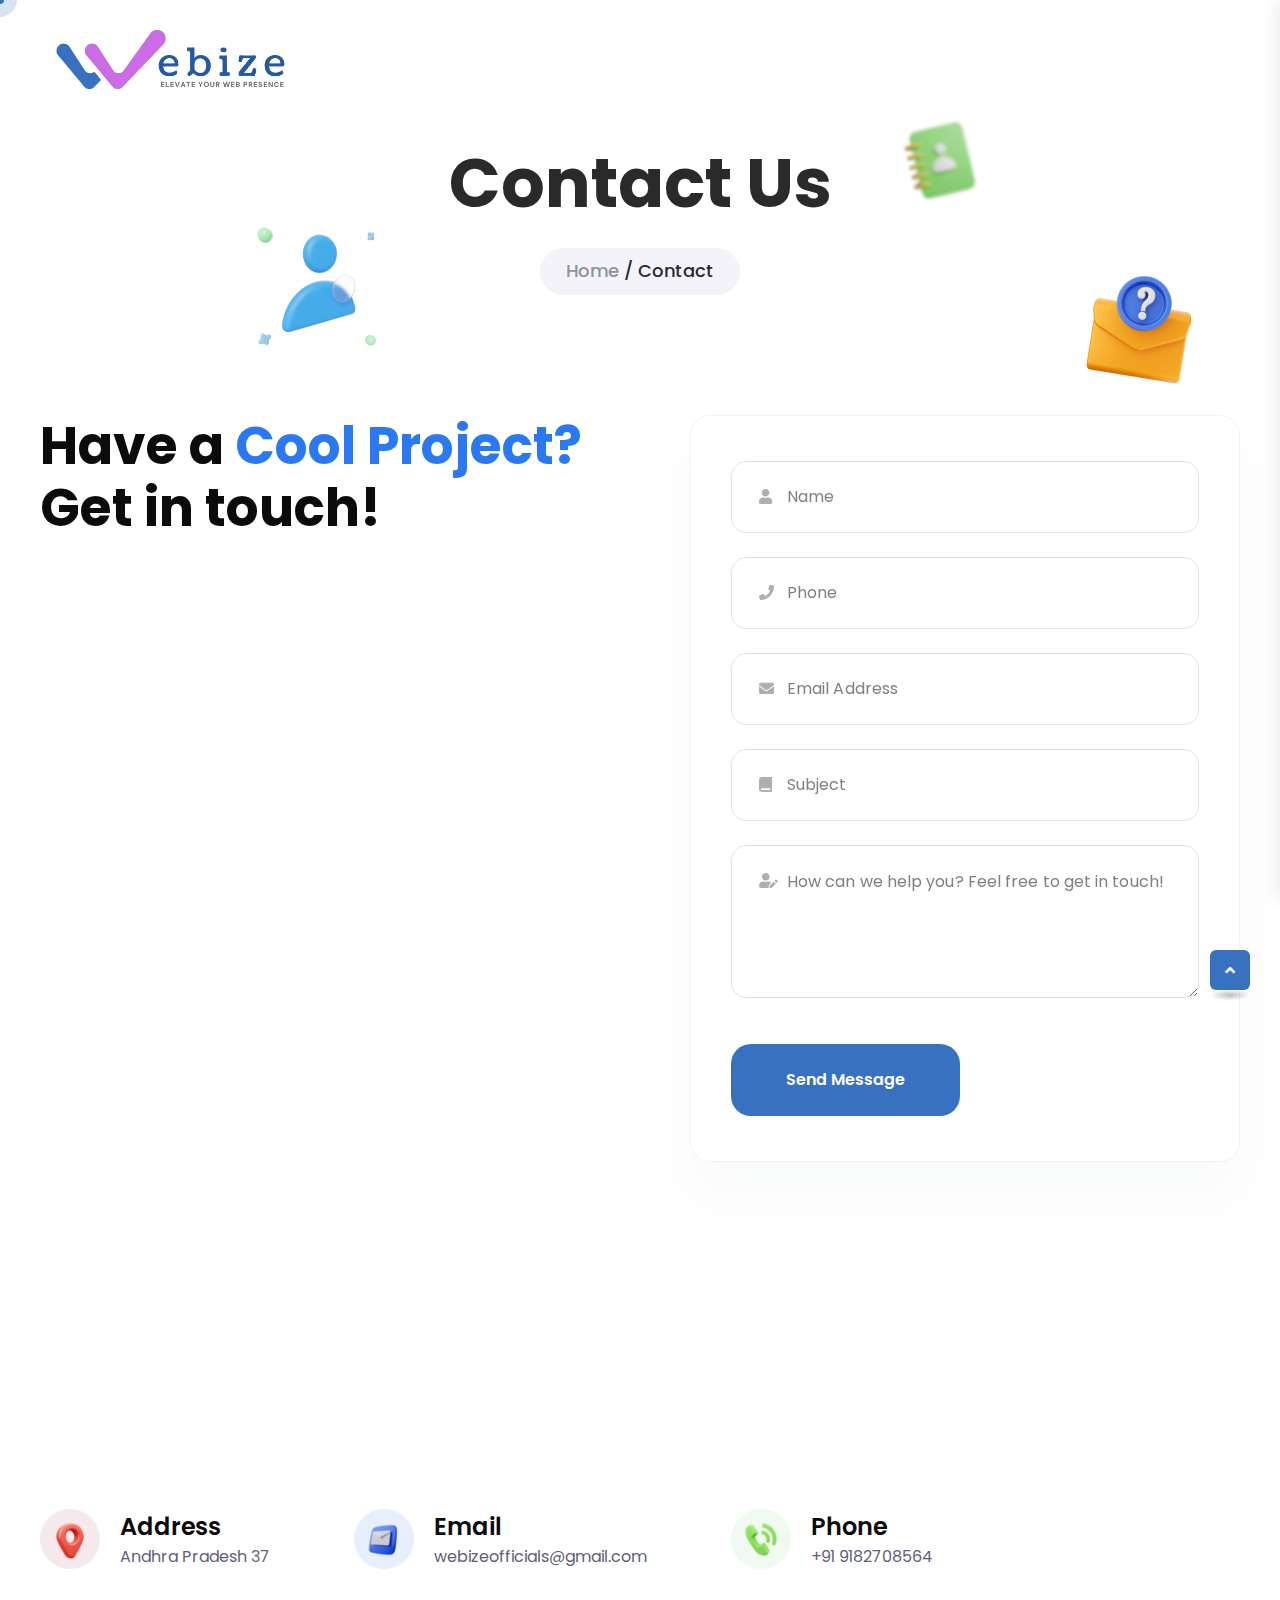
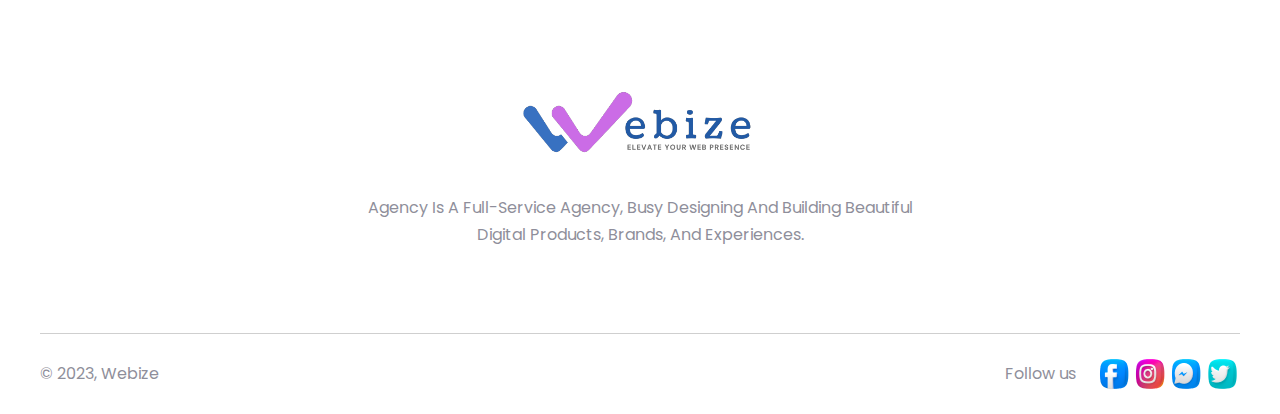
<file: contact.html>
<!doctype html>
<html class="no-js" lang="en">
    
<!-- Mirrored from themedox.com/demo/xolio/contact.html by HTTrack Website Copier/3.x [XR&CO'2014], Fri, 17 Feb 2023 19:15:40 GMT -->
<head>
    <meta charset="utf-8">
    <meta http-equiv="x-ua-compatible" content="ie=edge">
    <title>Webize Official</title>
    <meta name="description" content="Xolio - Creative Agency Template">
    <meta name="viewport" content="width=device-width, initial-scale=1">

    <link rel="shortcut icon" type="image/x-icon" href="assets/img/logo/3.png">
    <!-- Place favicon.ico in the root directory -->

    <!-- CSS here -->
    <link rel="stylesheet" href="assets/css/bootstrap.min.css">
    <link rel="stylesheet" href="assets/css/animate.min.css">
    <link rel="stylesheet" href="assets/css/magnific-popup.css">
    <link rel="stylesheet" href="assets/css/fontawesome-all.min.css">
    <link rel="stylesheet" href="assets/css/swiper-bundle.min.css">
    <link rel="stylesheet" href="assets/css/odometer.css">
    <link rel="stylesheet" href="assets/css/slick.css">
    <link rel="stylesheet" href="assets/css/default.css">
    <link rel="stylesheet" href="assets/css/style.css">
    <link rel="stylesheet" href="assets/css/responsive.css">
</head>
    <body>

        <!--Preloader-->
        <div id="preloader">
            <div id="loader" class="loader">
                <div class="loader-container">
                    <div class="loader-icon"><img src="assets/img/logo/6.png" alt="Xolio - Creative Agency HTML5 Template"></div>
                </div>
            </div>
        </div>
        <!--Preloader-end -->

        <!-- Custom-cursor -->
        <div class="mouseCursor cursor-outer"></div>
        <div class="mouseCursor cursor-inner"><span>Drag</span></div>
        <!-- Custom-cursor-end -->

		<!-- Scroll-top -->
        <button class="scroll-top scroll-to-target" data-target="html">
            <i class="fas fa-angle-up"></i>
        </button>
        <!-- Scroll-top-end-->

        <!-- header-area -->
        <header>
            <div id="sticky-header" class="menu-area transparent-header">
                <div class="container">
                    <div class="row">
                        <div class="col-12">
                            <div class="mobile-nav-toggler"><i class="fas fa-bars"></i></div>
                            <div class="menu-wrap">
                                <nav class="menu-nav">
                                    <div class="logo">
                                        <a href="index.html"><img src="assets/img/logo/webize.png" alt="Logo"></a>
                                    </div>
                                  
                                   
                                </nav>
                            </div>

                            <!-- Mobile Menu  -->
                            <div class="mobile-menu">
                                <nav class="menu-box">
                                    <div class="close-btn"><i class="fas fa-times"></i></div>
                                    <div class="nav-logo">
                                        <a href="index.html"><img src="assets/img/logo/webize.png" alt="Logo"></a>
                                    </div>
                                    <div class="menu-outer">
                                        <!--Here Menu Will Come Automatically Via Javascript / Same Menu as in Header-->
                                    </div>
                                    <div class="social-links">
                                        <ul class="clearfix list-wrap">
                                            <li><a href="#"><i class="fab fa-facebook-f"></i></a></li>
                                            <li><a href="#"><i class="fab fa-twitter"></i></a></li>
                                            <li><a href="#"><i class="fab fa-instagram"></i></a></li>
                                            <li><a href="#"><i class="fab fa-linkedin-in"></i></a></li>
                                            <li><a href="#"><i class="fab fa-youtube"></i></a></li>
                                        </ul>
                                    </div>
                                </nav>
                            </div>
                            <div class="menu-backdrop"></div>
                            <!-- End Mobile Menu -->

                        </div>
                    </div>
                </div>

            </div>
        </header>
        <!-- header-area-end -->



        <!-- main-area -->
        <main>

            <!-- breadcrumb-area -->
            <section class="breadcrumb-area breadcrumb-area-four pt-175 pb-160">
                <div class="container">
                    <div class="row">
                        <div class="col-12">
                            <div class="breadcrumb-content">
                                <h2 class="title">Contact Us</h2>
                                <nav aria-label="breadcrumb">
                                    <ol class="breadcrumb">
                                        <li class="breadcrumb-item"><a href="index.html">Home</a></li>
                                        <li class="breadcrumb-item active" aria-current="page">Contact</li>
                                    </ol>
                                </nav>
                            </div>
                        </div>
                    </div>
                </div>
                <div class="breadcrumb-shape-wrap-three">
                    <img src="assets/img/images/breadcrumb_shape04.png" alt="" class="wow zoomIn" data-wow-delay=".2s">
                    <img src="assets/img/images/breadcrumb_shape05.png" alt="" class="wow zoomIn" data-wow-delay=".2s">
                    <img src="assets/img/images/breadcrumb_shape06.png" alt="" class="wow zoomIn" data-wow-delay=".2s">
                </div>
            </section>
            <!-- breadcrumb-area-end -->

            <!-- contact-area -->
            <section class="inner-contact-area">
                <div class="container">
                    <div class="inner-contact-wrap">
                        <div class="row">
                            <div class="col-xl-9 col-lg-10">
                                <div class="section-title title-style-two mb-50">
                                    <h2 class="title">Have a <span>Cool Project?</span> Get in touch!</h2>
                                </div>
                                <div class="inner-contact-form-wrap">
                                    <form action="#">
                                        <div class="form-grp">
                                            <label for="name"><i class="fas fa-user"></i></label>
                                            <input type="text" id="name" placeholder="Name">
                                        </div>
                                        <div class="form-grp">
                                            <label for="phone"><i class="fas fa-phone"></i></label>
                                            <input type="text" id="phone" placeholder="Phone">
                                        </div>
                                        <div class="form-grp">
                                            <label for="email"><i class="fas fa-envelope"></i></label>
                                            <input type="email" id="email" placeholder="Email Address">
                                        </div>
                                        <div class="form-grp">
                                            <label for="subject"><i class="fas fa-book-alt"></i></label>
                                            <input type="text" id="subject" placeholder="Subject">
                                        </div>
                                        <div class="form-grp">
                                            <label for="comment"><i class="fas fa-user-edit"></i></label>
                                            <textarea name="comment" id="comment" placeholder="How can we help you? Feel free to get in touch!"></textarea>
                                        </div>
                                        <button type="submit" class="btn">Send Message <span></span></button>
                                    </form>
                                </div>
                                <div id="contact-map">
                                    <iframe
                                        src="https://www.google.com/maps/embed?pb=!1m18!1m12!1m3!1d3929580.0098637617!2d78.51623549588206!3d15.88387956637636!2m3!1f0!2f0!3f0!3m2!1i1024!2i768!4f13.1!3m3!1m2!1s0x3a3546f8ae93d47f%3A0x33d1bbbe95adcd83!2sAndhra%20Pradesh!5e0!3m2!1sen!2sin!4v1676712303052!5m2!1sen!2sin"
                                        allowfullscreen loading="lazy"></iframe>
                                      
                                </div>
                              <div class="col-sm-12">
                                <div class="inner-contact-info">
                                    <ul class="list-wrap">
                                        <li>
                                            <div class="contact-info-item">
                                                <div class="icon">
                                                    <img src="assets/img/icon/loction_icon03.png" alt="">
                                                </div>
                                                <div class="content">
                                                    <h6 class="title">Address</h6>
                                                    <p>Andhra Pradesh 37</p>
                                                </div>
                                            </div>
                                        </li>
                                        <li>
                                            <div class="contact-info-item">
                                                <div class="icon">
                                                    <img src="assets/img/icon/mail_icon03.png" alt="">
                                                </div>
                                                <div class="content">
                                                    <h6 class="title">Email</h6>
                                                    <a href="mailto:your@email.com">webizeofficials@gmail.com</a>
                                                </div>
                                            </div>
                                        </li>
                                        <li>
                                            <div class="contact-info-item">
                                                <div class="icon">
                                                    <img src="assets/img/icon/phone_icon03.png" alt="">
                                                </div>
                                                <div class="content">
                                                    <h6 class="title">Phone</h6>
                                                    <a href="tel:0123456789">+91 9182708564</a>
                                                </div>
                                            </div>
                                        </li>
                                    </ul>
                                </div>
                              </div>
                            </div>

                        </div>
                    </div>
                </div>
            </section>
            <!-- contact-area-end -->

        </main>
        <!-- main-area-end -->

  <!-- footer-area -->
  <footer>
    <div class="footer-area-two footer-area-three">
        <div class="container">
            <div class="footer-top-two">
                <div class="row justify-content-center">
                    <div class="col-xl-6 col-lg-8">
                        <div class="footer-content-two text-center">
                            <div class="logo">
                                <a href="index.html"><img src="assets/img/logo/webize.png" alt=""></a>
                            </div>
                            <p>Agency is a full-service agency, busy designing and building beautiful digital products,
                                brands, and experiences.</p>
                        </div>
                    </div>
                </div>
            </div>
            <div class="footer-bottom-two">
                <div class="row align-items-center">
                    <div class="col-md-6">
                        <div class="copyright-text">
                            <p>© 2023, Webize</p>
                        </div>
                    </div>
                    <div class="col-md-6">
                        <div class="footer-social-two">
                            <ul class="list-wrap">
                                <li class="title">Follow us</li>
                                <li><a href="https://www.facebook.com/profile.php?id=100087317413203"><img src="assets/img/icon/footer_icon01.png" alt=""></a></li>
                                <li><a href="https://www.instagram.com/webize_official/?hl=en"><img src="assets/img/icon/footer_icon02.png" alt=""></a></li>
                                <li><a href="#"><img src="assets/img/icon/footer_icon03.png" alt=""></a></li>
                                <li><a href="#"><img src="assets/img/icon/footer_icon04.png" alt=""></a></li>
                            </ul>
                        </div>
                    </div>
                </div>
            </div>
        </div>
    </div>
</footer>
<!-- footer-area-end -->



        <!-- JS here -->
        <script>
            var url = 'https://wati-integration-service.clare.ai/ShopifyWidget/shopifyWidget.js?35620';
            var s = document.createElement('script');
            s.type = 'text/javascript';
            s.async = true;
            s.src = url;
            var options = {
          "enabled":true,
          "chatButtonSetting":{
              "backgroundColor":"#4dc247",
              "ctaText":"",
              "borderRadius":"25",
              "marginLeft":"30",
              "marginBottom":"50",
              "marginRight":"0",
              "position":"left"
          },
          "brandSetting":{
        
              "brandName":"Webize",
              "brandSubTitle":"Typically replies within a day",
              "brandImg":"assets/img/logo/6.png",
              "welcomeText":"Hi there!\nHow can I help you?",
              "messageText":"Hello, I have a question about {{page_link}}",
              "backgroundColor":"#0a5f54",
              "ctaText":"Start Chat",
              "borderRadius":"25",
              "autoShow":false,
              "phoneNumber":"+919182708564"
          }
        };
            s.onload = function() {
                CreateWhatsappChatWidget(options);
            };
            var x = document.getElementsByTagName('script')[0];
            x.parentNode.insertBefore(s, x);
        </script>
        <script src="assets/js/vendor/jquery-3.6.0.min.js"></script>
        <script src="assets/js/bootstrap.min.js"></script>
        <script src="assets/js/isotope.pkgd.min.js"></script>
        <script src="assets/js/imagesloaded.pkgd.min.js"></script>
        <script src="assets/js/jquery.magnific-popup.min.js"></script>
        <script src="assets/js/jquery.odometer.min.js"></script>
        <script src="assets/js/swiper-bundle.min.js"></script>
        <script src="assets/js/jquery.appear.js"></script>
        <script src="assets/js/slick.min.js"></script>
        <script src="assets/js/ajax-form.js"></script>
        <script src="assets/js/parallax.min.js"></script>
        <script src="assets/js/jquery.parallaxScroll.min.js"></script>
        <script src="assets/js/tween-max.js"></script>
        <script src="assets/js/wow.min.js"></script>
        <script src="assets/js/main.js"></script>
    </body>

<!-- Mirrored from themedox.com/demo/xolio/contact.html by HTTrack Website Copier/3.x [XR&CO'2014], Fri, 17 Feb 2023 19:15:42 GMT -->
</html>
</file>
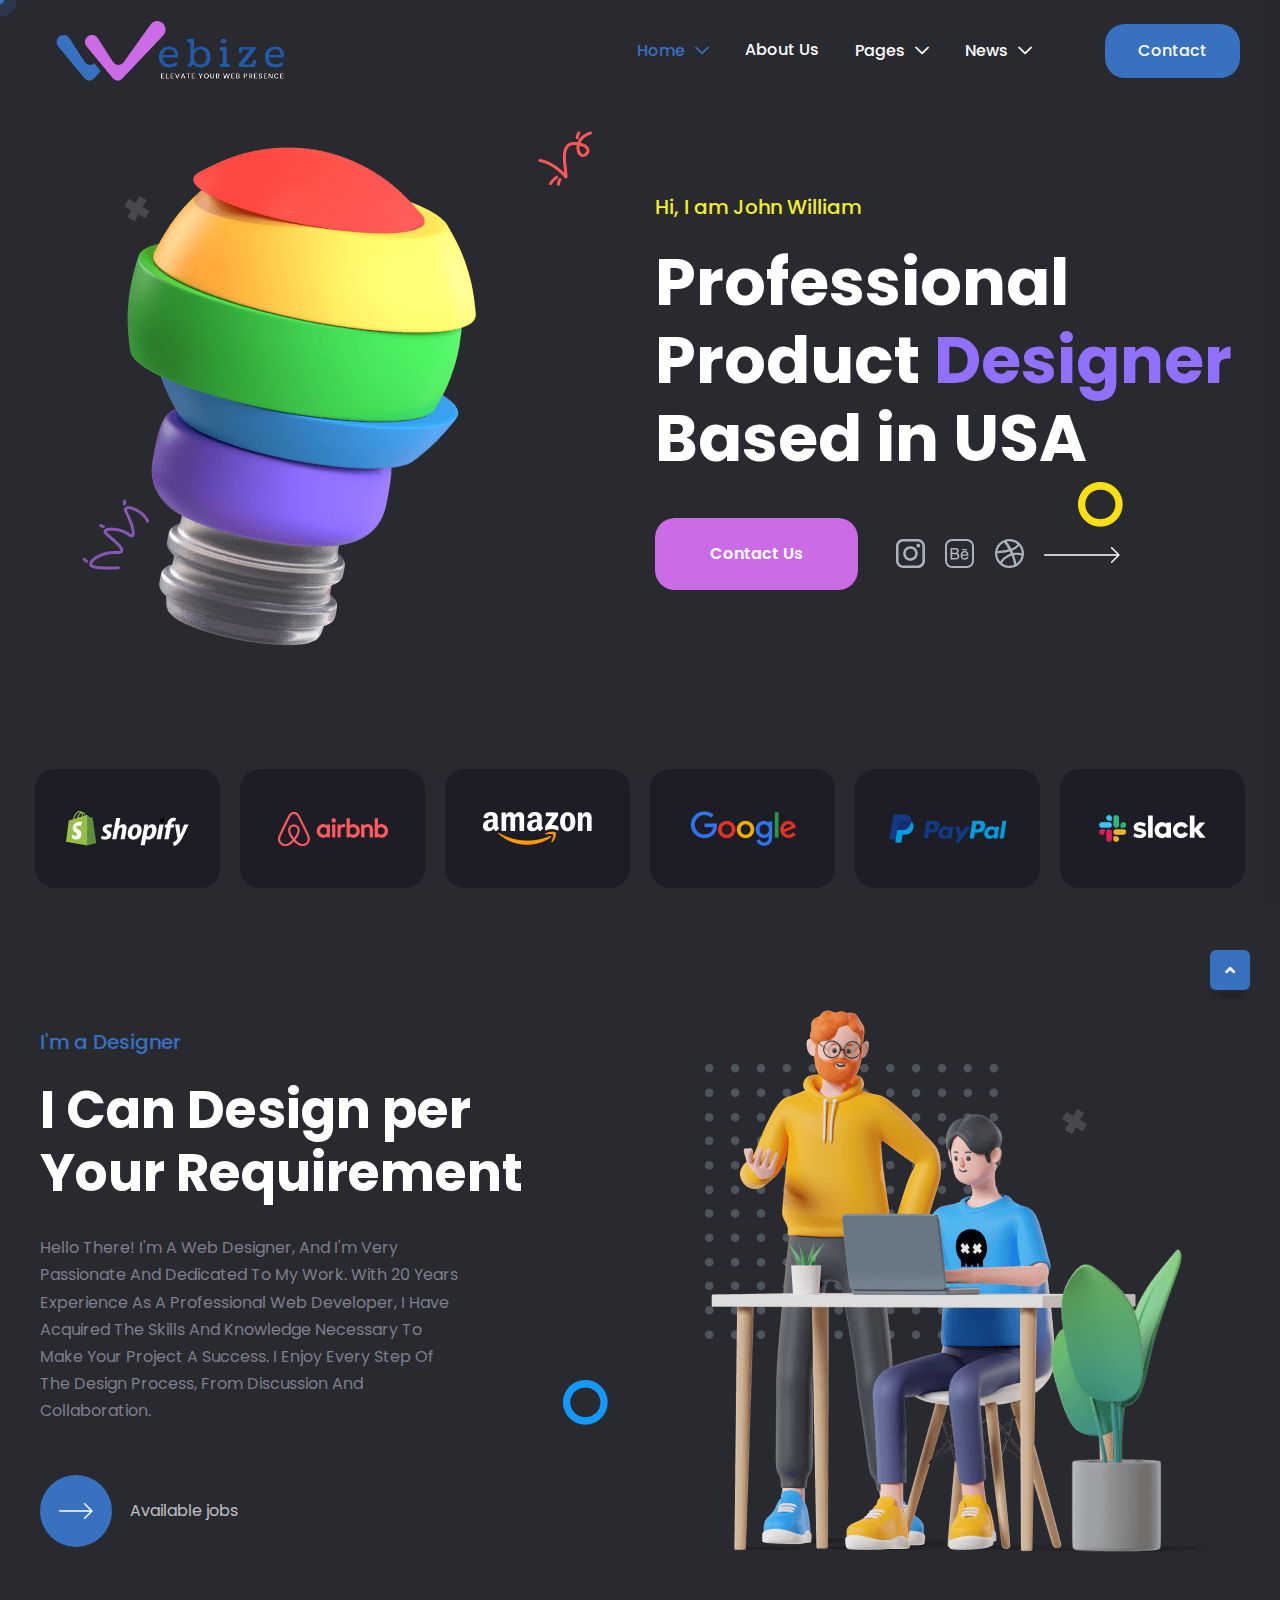
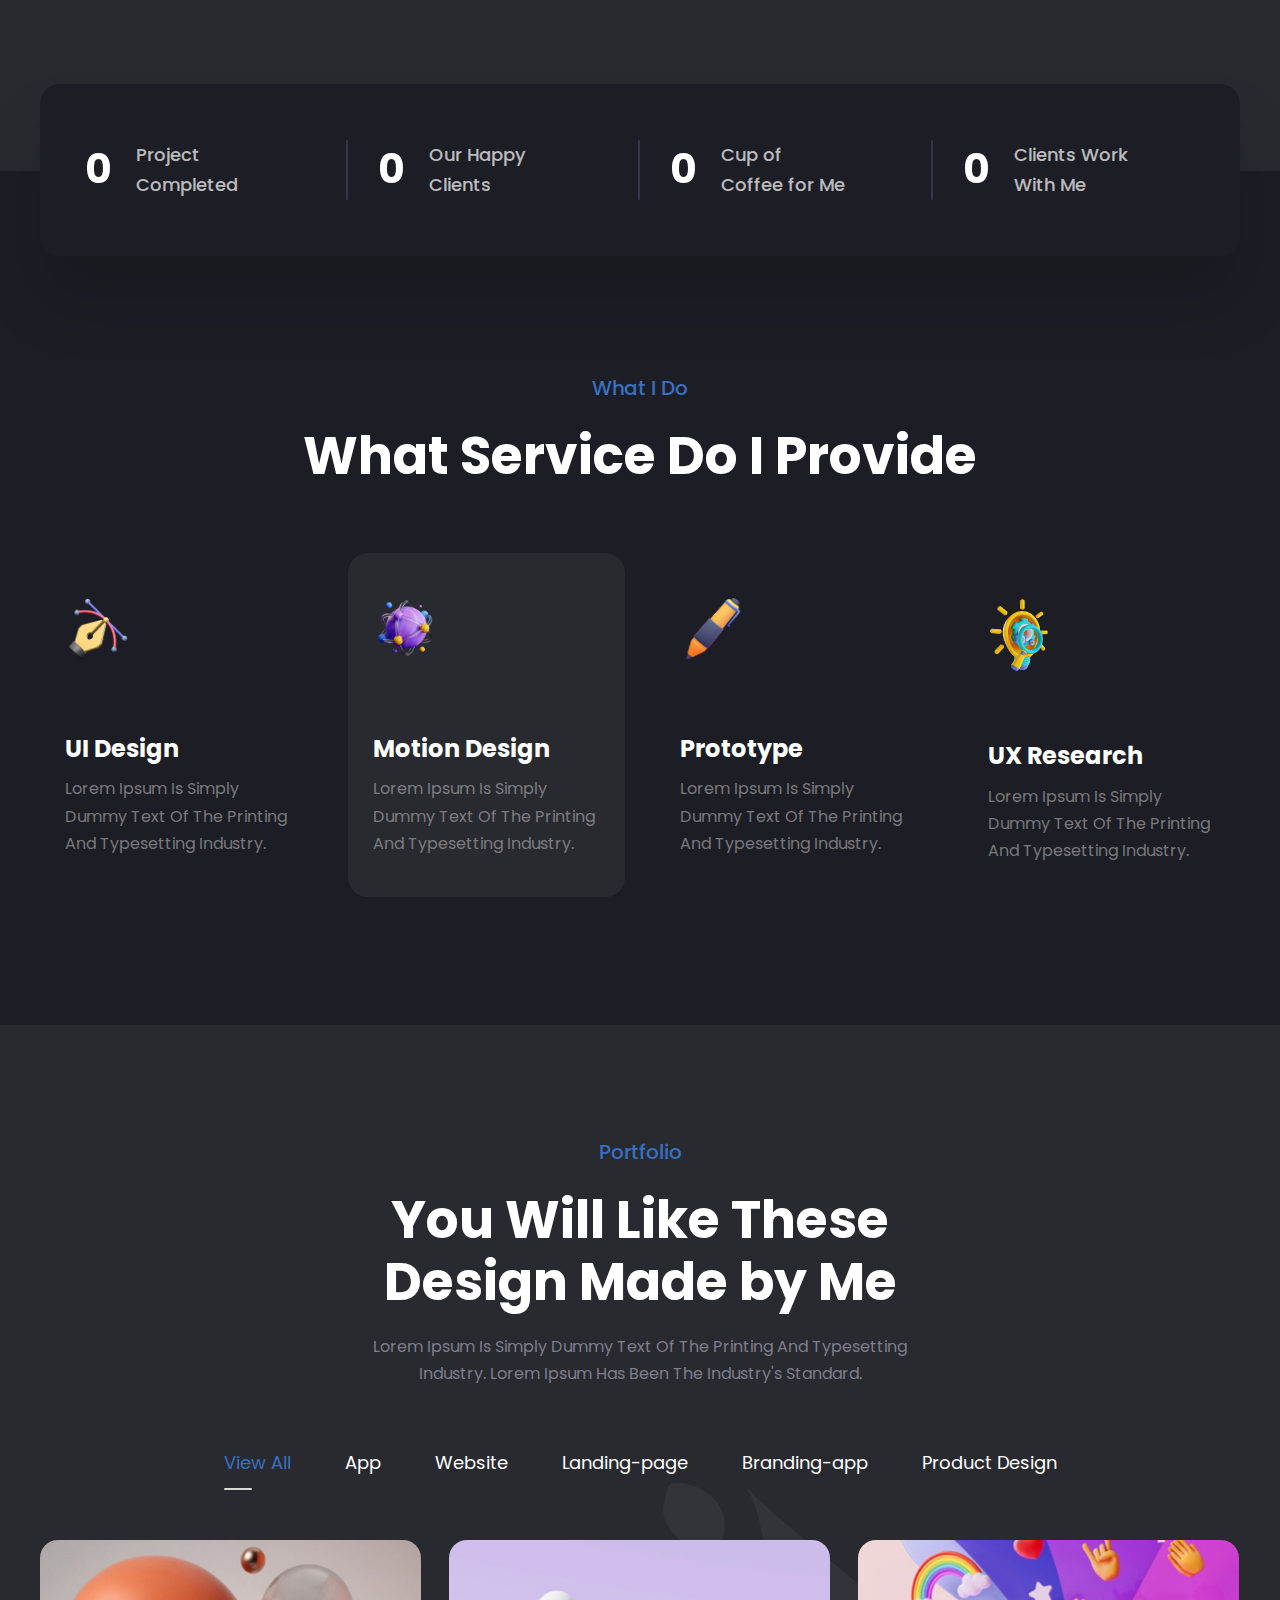
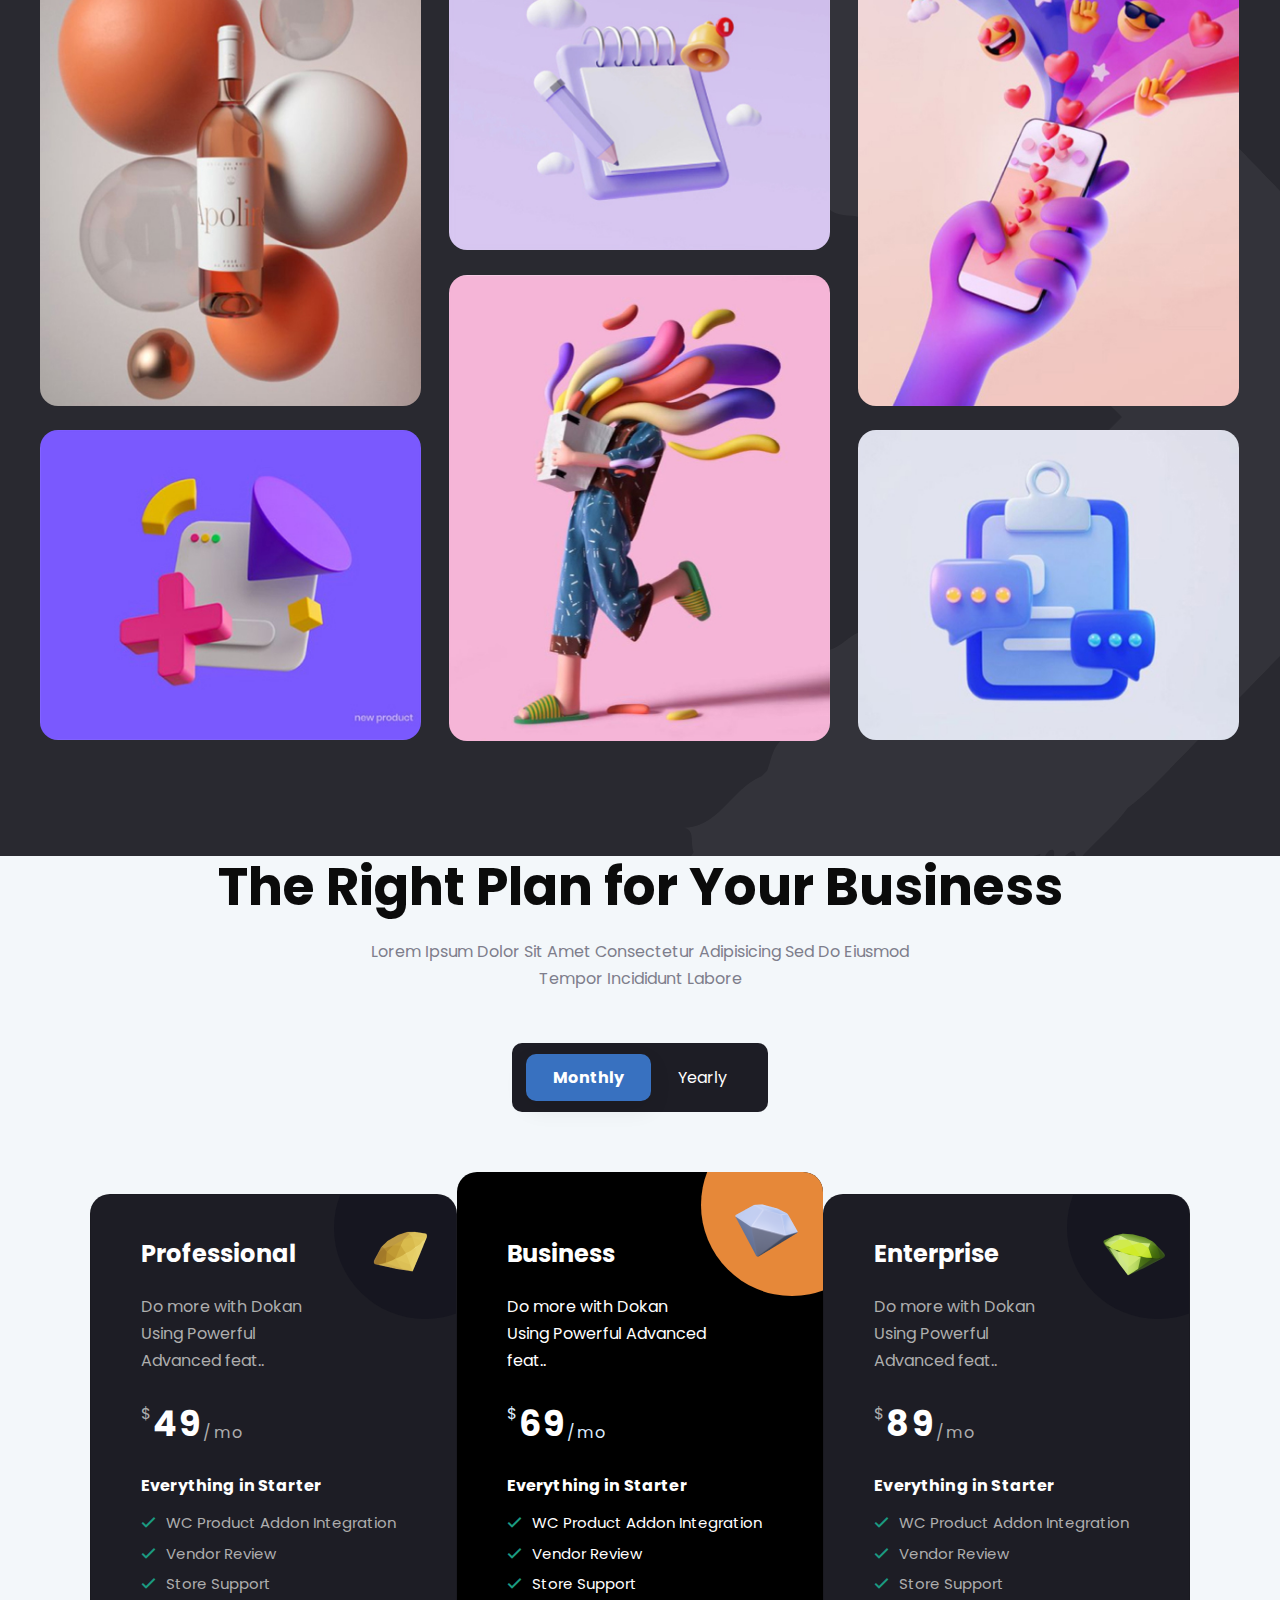
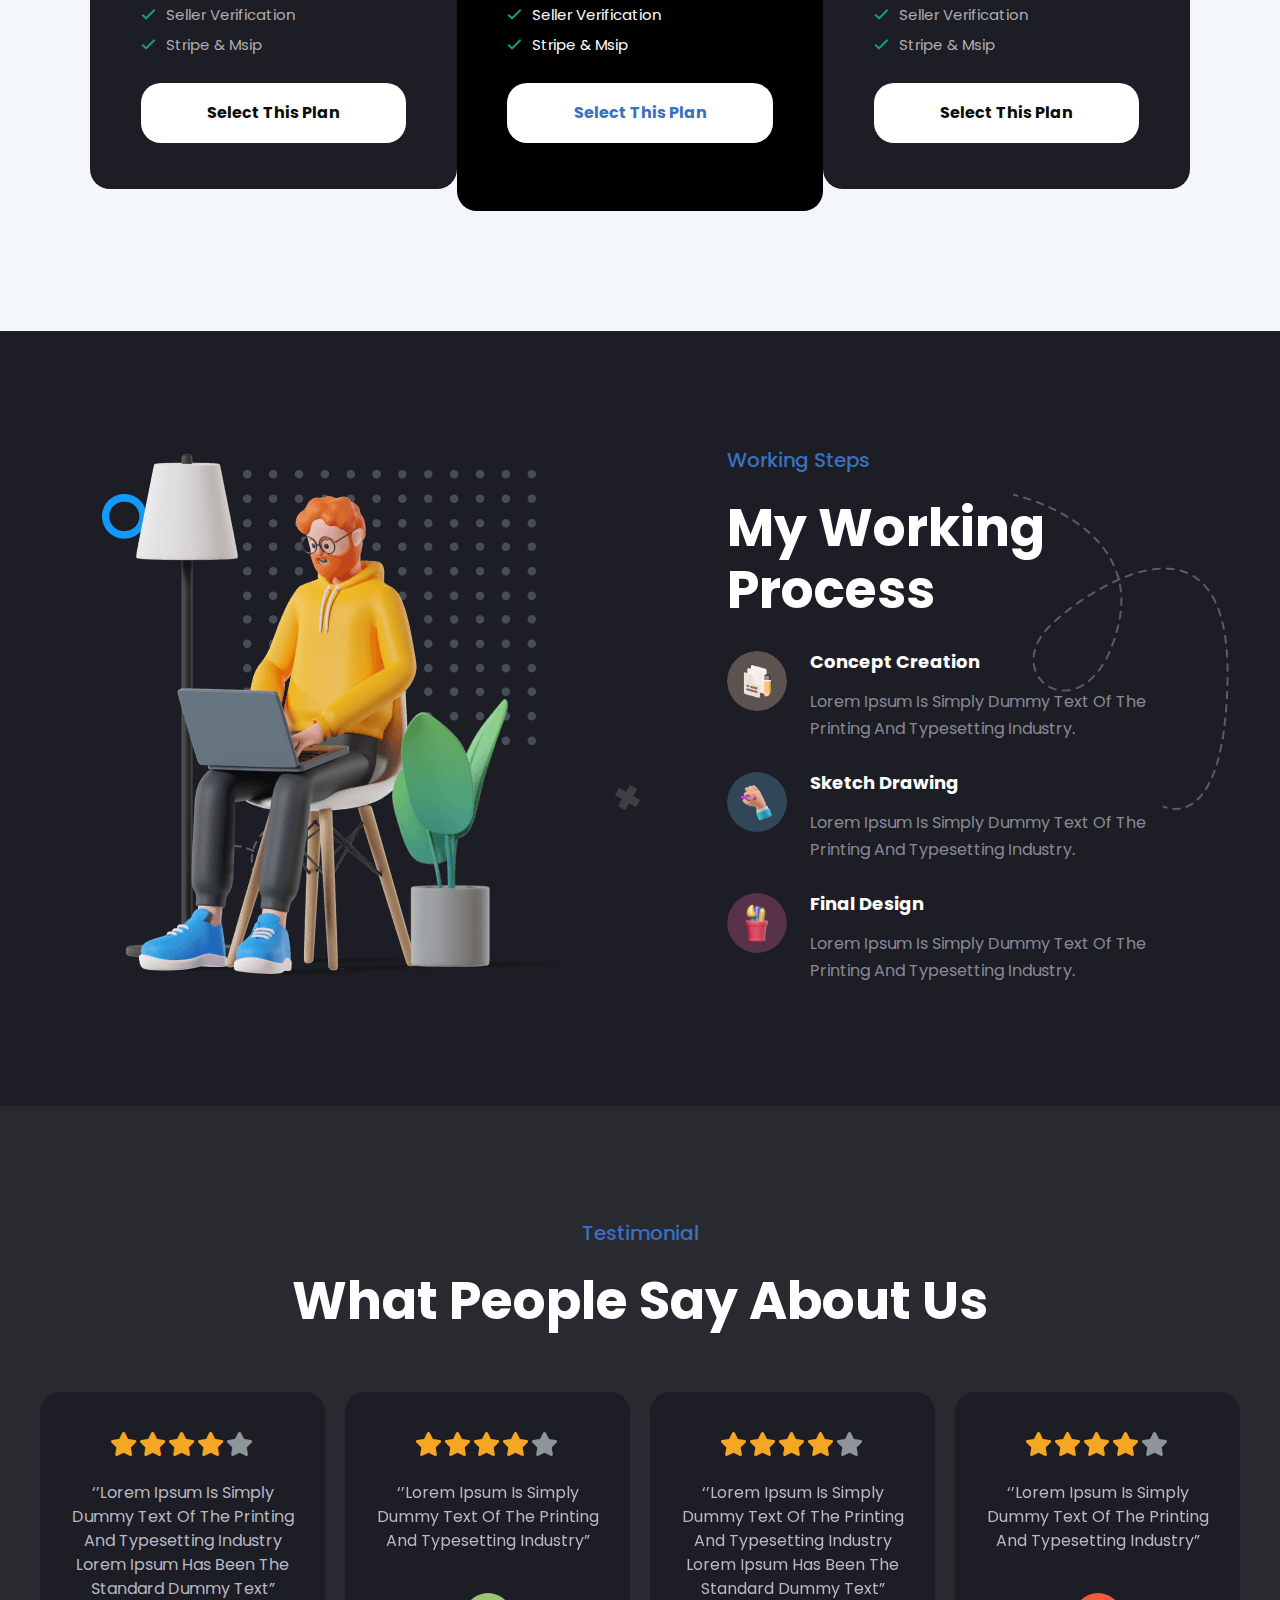
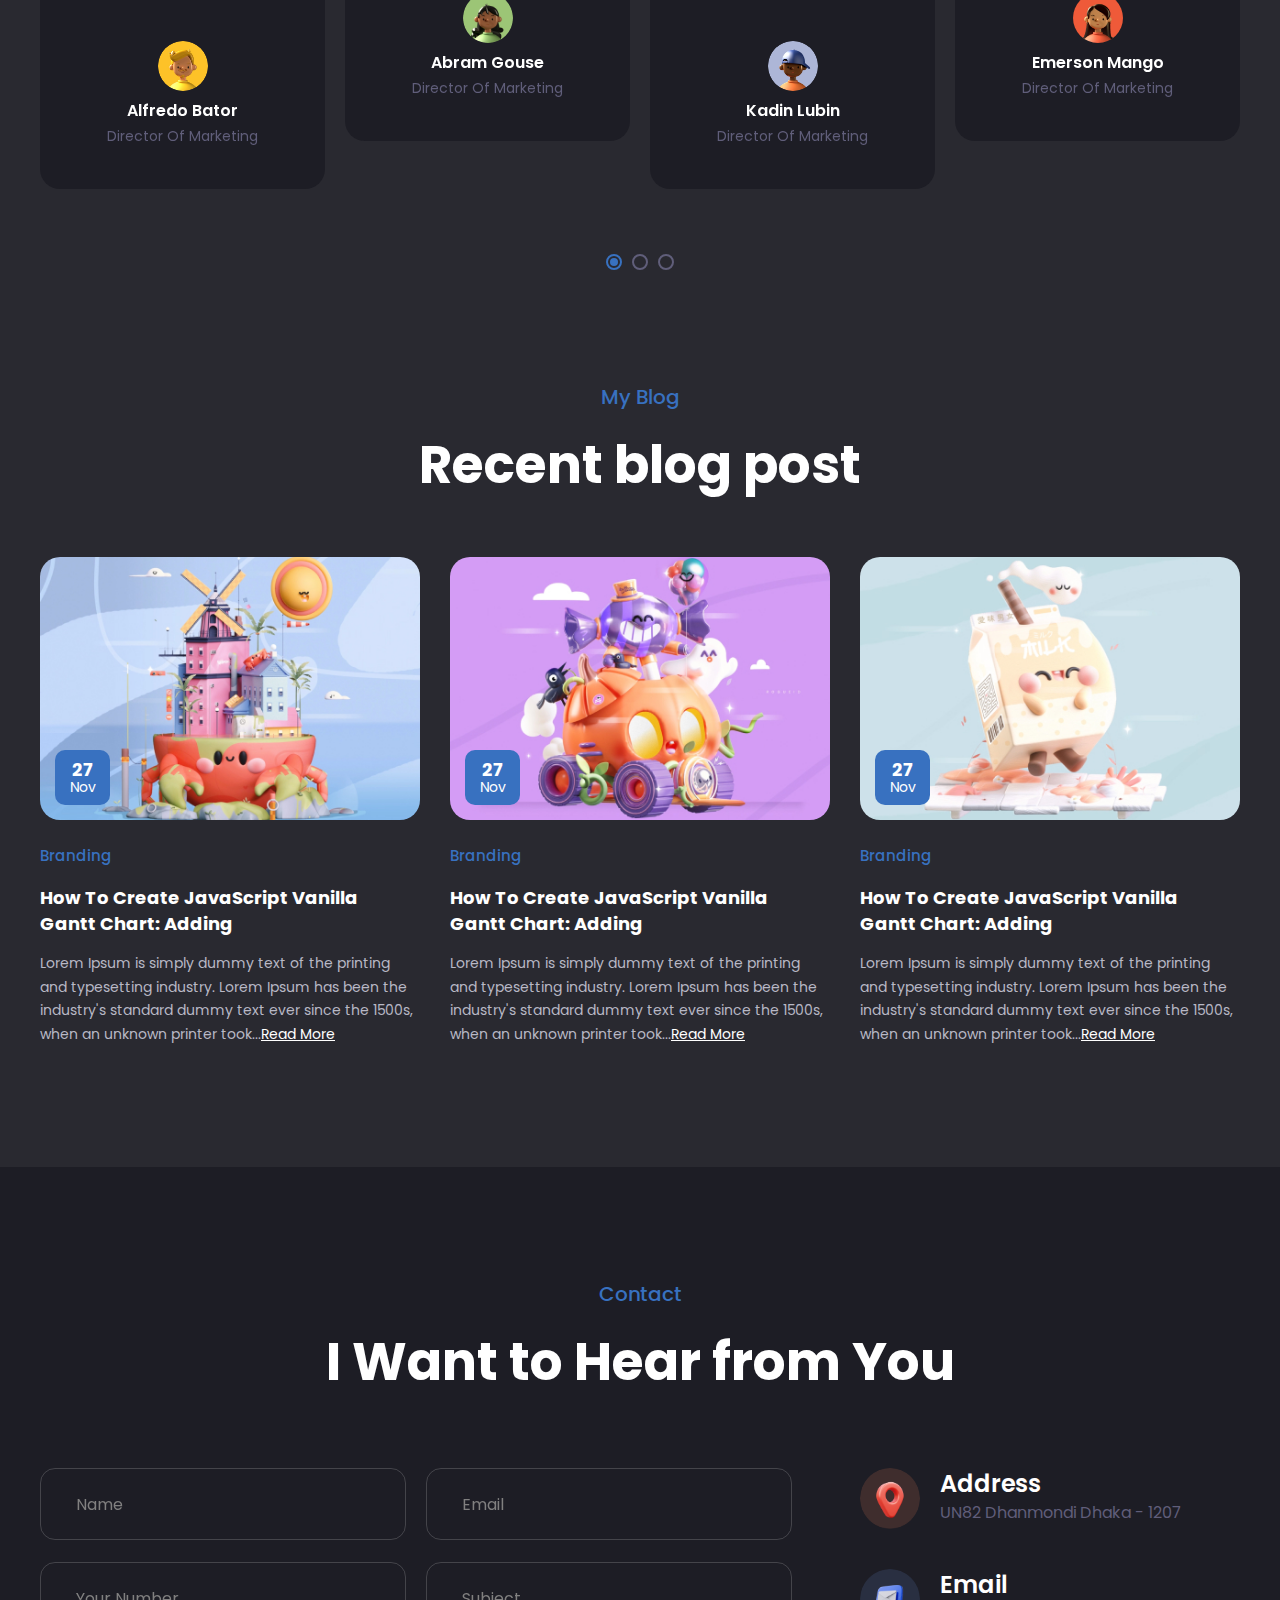
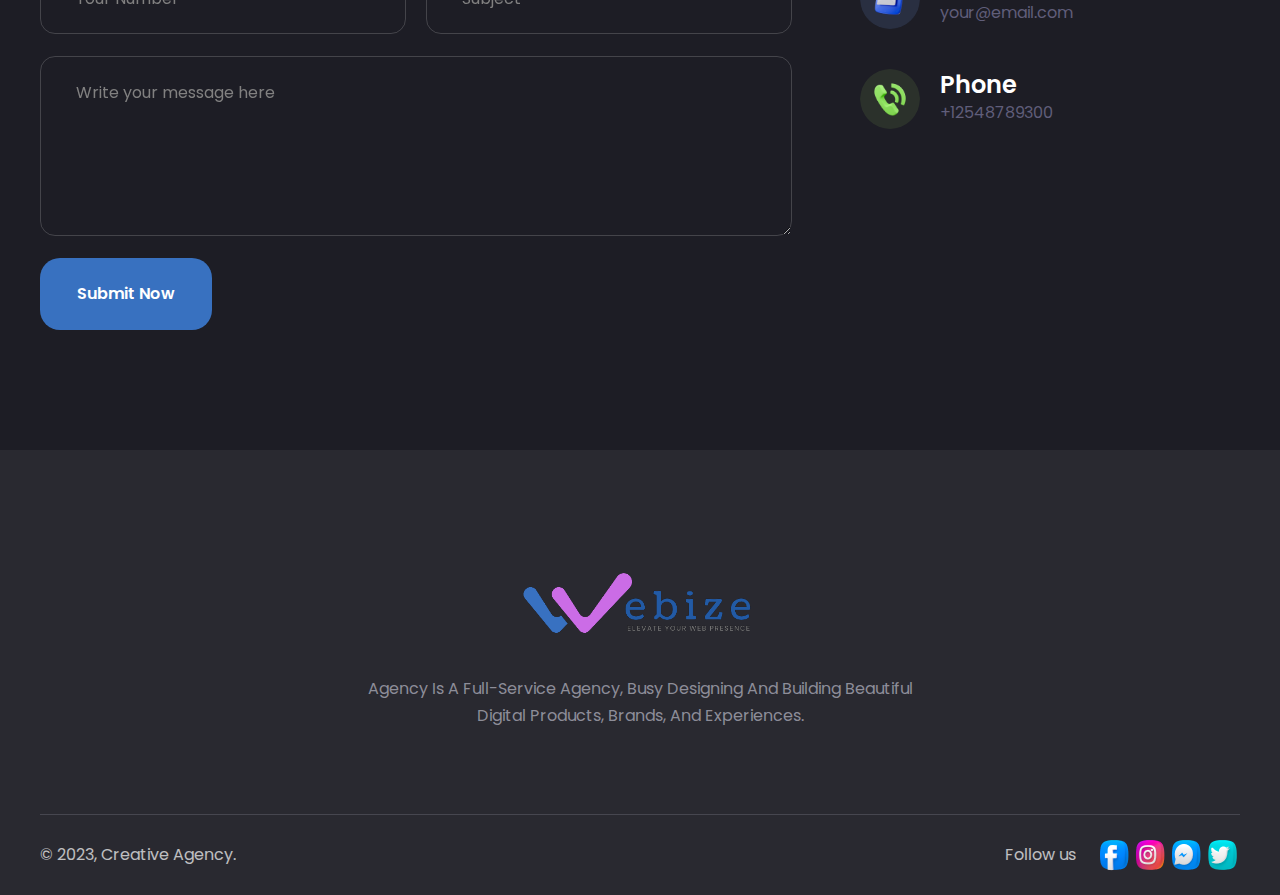
<file: index-2.html>
<!doctype html>
<html class="no-js" lang="en">
    
<!-- Mirrored from themedox.com/demo/xolio/index-2.html by HTTrack Website Copier/3.x [XR&CO'2014], Fri, 17 Feb 2023 19:14:28 GMT -->
<head>
        <meta charset="utf-8">
        <meta http-equiv="x-ua-compatible" content="ie=edge">
        <title>Xolio - Creative Agency HTML5 Template</title>
        <meta name="description" content="Xolio - Creative Agency Template">
        <meta name="viewport" content="width=device-width, initial-scale=1">

		<link rel="shortcut icon" type="image/x-icon" href="assets/img/favicon.png">
        <!-- Place favicon.ico in the root directory -->

        <!-- CSS here -->
        <link rel="stylesheet" href="assets/css/bootstrap.min.css">
        <link rel="stylesheet" href="assets/css/animate.min.css">
        <link rel="stylesheet" href="assets/css/magnific-popup.css">
        <link rel="stylesheet" href="assets/css/fontawesome-all.min.css">
        <link rel="stylesheet" href="assets/css/swiper-bundle.min.css">
        <link rel="stylesheet" href="assets/css/odometer.css">
        <link rel="stylesheet" href="assets/css/slick.css">
        <link rel="stylesheet" href="assets/css/default.css">
        <link rel="stylesheet" href="assets/css/style.css">
        <link rel="stylesheet" href="assets/css/responsive.css">
    </head>
    <body class="black-background">

        <!--Preloader-->
        <div id="preloader">
            <div id="loader" class="loader">
                <div class="loader-container">
                    <div class="loader-icon"><img src="assets/img/logo/6.png" alt="Xolio - Creative Agency HTML5 Template"></div>
                </div>
            </div>
        </div>
        <!--Preloader-end -->

        <!-- Custom-cursor -->
        <div class="mouseCursor cursor-outer"></div>
        <div class="mouseCursor cursor-inner"><span>Drag</span></div>
        <!-- Custom-cursor-end -->

		<!-- Scroll-top -->
        <button class="scroll-top scroll-to-target" data-target="html">
            <i class="fas fa-angle-up"></i>
        </button>
        <!-- Scroll-top-end-->

        <!-- header-area -->
        <header>
            <div id="sticky-header" class="menu-area menu-style-two transparent-header">
                <div class="container">
                    <div class="row">
                        <div class="col-12">
                            <div class="mobile-nav-toggler"><i class="fas fa-bars"></i></div>
                            <div class="menu-wrap">
                                <nav class="menu-nav">
                                    <div class="logo">
                                        <a href="index.html"><img src="assets/img/logo/4.png" alt="Logo"></a>
                                    </div>
                                    <div class="navbar-wrap main-menu d-none d-lg-flex">
                                        <ul class="navigation">
                                            <li class="active menu-item-has-children"><a href="#">Home</a>
                                                <ul class="sub-menu">
                                                    <li><a href="index.html">Creative Agency</a></li>
                                                    <li class="active"><a href="index-2.html">Personal Portfolio</a></li>
                                                    <li><a href="index-3.html">Digital Agency</a></li>
                                                </ul>
                                            </li>
                                            <li><a href="about-us.html">About Us</a></li>
                                            <li class="menu-item-has-children"><a href="#">pages</a>
                                                <ul class="sub-menu">
                                                    <li><a href="about-me.html">About Me</a></li>
                                                    <li><a href="team.html">Team Page</a></li>
                                                    <li><a href="team-details.html">Team Details</a></li>
                                                    <li><a href="project-details.html">Portfolio Details</a></li>
                                                    <li><a href="services-details.html">Services Details</a></li>
                                                    <li><a href="contact.html">Contact Us</a></li>
                                                </ul>
                                            </li>
                                            <li class="menu-item-has-children"><a href="#">News</a>
                                                <ul class="sub-menu">
                                                    <li><a href="blog.html">Our Blog</a></li>
                                                    <li><a href="blog-details.html">Blog Details</a></li>
                                                </ul>
                                            </li>
                                        </ul>
                                    </div>
                                    <div class="header-action">
                                        <ul class="list-wrap">
                                            <li class="header-btn"><a href="#!" class="btn">Contact <span></span></a></li>
                                        </ul>
                                    </div>
                                </nav>
                            </div>

                            <!-- Mobile Menu  -->
                            <div class="mobile-menu">
                                <nav class="menu-box">
                                    <div class="close-btn"><i class="fas fa-times"></i></div>
                                    <div class="nav-logo">
                                        <a href="index.html"><img src="assets/img/logo/webize.png" alt="Logo"></a>
                                    </div>
                                    <div class="menu-outer">
                                        <!--Here Menu Will Come Automatically Via Javascript / Same Menu as in Header-->
                                    </div>
                                    <div class="social-links">
                                        <ul class="clearfix list-wrap">
                                            <li><a href="#"><i class="fab fa-facebook-f"></i></a></li>
                                            <li><a href="#"><i class="fab fa-twitter"></i></a></li>
                                            <li><a href="#"><i class="fab fa-instagram"></i></a></li>
                                            <li><a href="#"><i class="fab fa-linkedin-in"></i></a></li>
                                            <li><a href="#"><i class="fab fa-youtube"></i></a></li>
                                        </ul>
                                    </div>
                                </nav>
                            </div>
                            <div class="menu-backdrop"></div>
                            <!-- End Mobile Menu -->

                        </div>
                    </div>
                </div>
                <!-- header-contact -->
                <div class="header-contact-wrap black-background">
                    <div class="container">
                        <div class="row">
                            <div class="col-lg-8">
                                <div class="left-side-content">
                                    <h3 class="title">Contact</h3>
                                    <div class="row">
                                        <div class="col-xl-4 col-lg-5 col-md-6">
                                            <div class="contact-info-list">
                                                <ul class="list-wrap">
                                                    <li>
                                                        <div class="icon">
                                                            <svg viewBox="0 0 22 20" fill="none" xmlns="http://www.w3.org/2000/svg">
                                                                <path fill-rule="evenodd" clip-rule="evenodd"
                                                                    d="M1.5 6.5C1.5 4.89295 1.95538 3.86848 2.63534 3.2371C3.32535 2.59637 4.36497 2.25 5.75 2.25H15.75C17.135 2.25 18.1746 2.59637 18.8647 3.2371C19.5446 3.86848 20 4.89295 20 6.5V13.5C20 15.107 19.5446 16.1315 18.8647 16.7629C18.1746 17.4036 17.135 17.75 15.75 17.75H5.75C4.36497 17.75 3.32535 17.4036 2.63534 16.7629C1.95538 16.1315 1.5 15.107 1.5 13.5V6.5ZM5.75 0.75C4.13503 0.75 2.67465 1.15363 1.61466 2.1379C0.544615 3.13152 0 4.60705 0 6.5V13.5C0 15.393 0.544615 16.8685 1.61466 17.8621C2.67465 18.8464 4.13503 19.25 5.75 19.25H15.75C17.365 19.25 18.8254 18.8464 19.8853 17.8621C20.9554 16.8685 21.5 15.393 21.5 13.5V6.5C21.5 4.60705 20.9554 3.13152 19.8853 2.1379C18.8254 1.15363 17.365 0.75 15.75 0.75H5.75ZM16.2181 7.58602C16.5417 7.32751 16.5945 6.85558 16.336 6.53194C16.0775 6.20829 15.6056 6.15548 15.2819 6.41398L12.1529 8.91324L12.1525 8.91352C11.3961 9.51536 10.0946 9.51549 9.33799 8.91393L6.21898 6.41471C5.89574 6.1557 5.42373 6.20778 5.16471 6.53102C4.9057 6.85426 4.95778 7.32627 5.28102 7.58529L8.40101 10.0853L8.40286 10.0868C9.70626 11.1244 11.7837 11.1244 13.0871 10.0868L13.0881 10.086L16.2181 7.58602Z" />
                                                            </svg>
                                                        </div>
                                                        <div class="content">
                                                            <a href="mailto:company@gmail.com">company@gmail.com</a>
                                                        </div>
                                                    </li>
                                                    <li>
                                                        <div class="icon">
                                                            <svg viewBox="0 0 20 22" fill="none" xmlns="http://www.w3.org/2000/svg">
                                                                <path fill-rule="evenodd" clip-rule="evenodd"
                                                                    d="M2.48199 7.65591C3.37522 3.73032 6.71708 1.74769 10.1338 1.75C13.5508 1.75231 16.8905 3.73971 17.7791 7.66556L17.7791 7.6656C18.8362 12.3354 15.943 16.3756 13.2111 18.999L13.2097 19.0004C11.4913 20.659 8.77127 20.661 7.04076 18.9997C4.31866 16.3762 1.42493 12.3261 2.48199 7.65591ZM10.1348 0.250002C14.1154 0.252693 18.1706 2.60029 19.2421 7.33441C20.4848 12.8239 17.0589 17.3834 14.251 20.08C11.9497 22.3008 8.31046 22.2989 6.00106 20.0809L6.00012 20.08C3.20236 17.3836 -0.22362 12.8139 1.01908 7.32441L1.01926 7.32364C2.09618 2.58953 6.1542 0.247312 10.1348 0.250002ZM7.76166 9.30994C7.76166 8.00103 8.82274 6.93994 10.1317 6.93994C11.4406 6.93994 12.5017 8.00103 12.5017 9.30994C12.5017 10.6189 11.4406 11.6799 10.1317 11.6799C8.82274 11.6799 7.76166 10.6189 7.76166 9.30994ZM10.1317 5.43994C7.99432 5.43994 6.26166 7.1726 6.26166 9.30994C6.26166 11.4473 7.99432 13.1799 10.1317 13.1799C12.269 13.1799 14.0017 11.4473 14.0017 9.30994C14.0017 7.1726 12.269 5.43994 10.1317 5.43994Z" />
                                                            </svg>
                                                        </div>
                                                        <div class="content">
                                                            <span>Ranelagh Place, Liverpool, L3 5UL, England</span>
                                                        </div>
                                                    </li>
                                                    <li>
                                                        <div class="icon">
                                                            <svg viewBox="0 0 22 22" fill="none" xmlns="http://www.w3.org/2000/svg">
                                                                <path fill-rule="evenodd" clip-rule="evenodd"
                                                                    d="M1.5 11C1.5 5.89421 5.64421 1.75 10.75 1.75C15.8558 1.75 20 5.89421 20 11C20 16.1058 15.8558 20.25 10.75 20.25C5.64421 20.25 1.5 16.1058 1.5 11ZM10.75 0.25C4.81579 0.25 0 5.06579 0 11C0 16.9342 4.81579 21.75 10.75 21.75C16.6842 21.75 21.5 16.9342 21.5 11C21.5 5.06579 16.6842 0.25 10.75 0.25ZM11.1289 6.50977C11.1289 6.09555 10.7931 5.75977 10.3789 5.75977C9.96469 5.75977 9.62891 6.09555 9.62891 6.50977V10.6098C9.62891 11.0862 9.79027 11.5637 10.0149 11.9576C10.2393 12.3511 10.5673 12.7322 10.9755 12.9744L10.9766 12.975L14.0746 14.8238C14.4303 15.0361 14.8907 14.9198 15.1029 14.5641C15.3152 14.2084 15.1989 13.748 14.8432 13.5357L11.7433 11.6857L11.7413 11.6845C11.6099 11.6067 11.4483 11.4431 11.3179 11.2145C11.1875 10.9859 11.1289 10.7633 11.1289 10.6098V6.50977Z" />
                                                            </svg>
                                                        </div>
                                                        <div class="content">
                                                            <span>7 Days a week <br> from 10-00 am to 6-00 pm</span>
                                                        </div>
                                                    </li>
                                                </ul>
                                                <div class="lats-chat">
                                                    <a href="contact.html">Lat’s Chat</a>
                                                </div>
                                            </div>
                                        </div>
                                        <div class="col-xl-8 col-lg-7 col-md-6">
                                            <div class="our-best-project">
                                                <div class="content">
                                                    <h4 class="title">One of Our <span>Best Ongoing</span> Projects</h4>
                                                    <a href="project-details.html" class="btn">Details <span></span></a>
                                                </div>
                                                <div class="thumb">
                                                    <img src="assets/img/images/our_project_img.png" alt="">
                                                </div>
                                            </div>
                                        </div>
                                    </div>
                                </div>
                            </div>
                            <div class="col-lg-4">
                                <div class="customer-support-wrap">
                                    <h4 class="title">Customer Support</h4>
                                    <div class="customer-support-content">
                                        <div class="content-top">
                                            <img src="assets/img/images/support_img.png" alt="">
                                            <h4 class="title">Need Help Choosing a Plan?</h4>
                                        </div>
                                        <p>We offer solutions for businesses of all sizes. For questions about our plans and products,,
                                            contact our team of experts. <a href="contact.html">Get in touch</a></p>
                                    </div>
                                    <div class="content-bottom">
                                        <a href="contact.html">Support</a>
                                        <a href="contact.html">Documentation</a>
                                    </div>
                                </div>
                            </div>
                        </div>
                    </div>
                </div>
                <div class="body-contact-overlay black"></div>
                <!-- header-contact-end -->
            </div>
        </header>
        <!-- header-area-end -->



        <!-- main-area -->
        <main>

            <!-- banner-area -->
            <section class="banner-area-two">
                <div class="container">
                    <div class="row align-items-center">
                        <div class="col-xl-6 col-lg-5">
                            <div class="banner-img-two">
                                <img src="assets/img/banner/h2_banner_img.png" alt="">
                            </div>
                        </div>
                        <div class="col-xl-6 col-lg-7">
                            <div class="banner-content-two">
                                <span class="sub-title">Hi, I am John William</span>
                                <h2 class="title">Professional Product <span>Designer</span> Based in USA</h2>
                                <div class="banner-content-bottom">
                                    <a href="contact.html" class="btn">Contact Us <span></span></a>
                                    <ul class="list-wrap">
                                        <li><a href="#"><img src="assets/img/icon/banner_icon01.svg" alt=""></a></li>
                                        <li><a href="#"><img src="assets/img/icon/banner_icon02.svg" alt=""></a></li>
                                        <li><a href="#"><img src="assets/img/icon/banner_icon03.svg" alt=""></a></li>
                                        <li><a href="#"><img src="assets/img/icon/banner_icon04.svg" alt=""></a></li>
                                    </ul>
                                </div>
                            </div>
                        </div>
                    </div>
                </div>
                <div class="banner-shape-wrap-two">
                    <img src="assets/img/banner/h2_banner_shape01.png" alt="" class="rotateme">
                    <img src="assets/img/banner/h2_banner_shape02.png" alt="" class="ribbonRotate">
                    <img src="assets/img/banner/h2_banner_shape03.png" alt="" class="ribbonRotate">
                    <img src="assets/img/banner/h2_banner_shape04.png" alt="">
                </div>
            </section>
            <!-- banner-area-end -->

            <!-- brand-area -->
            <div class="brand-area">
                <div class="container">
                    <div class="row brand-active">
                        <div class="col-12">
                            <div class="brand-item">
                                <img src="assets/img/brand/brand_img01.png" alt="">
                            </div>
                        </div>
                        <div class="col-12">
                            <div class="brand-item">
                                <img src="assets/img/brand/brand_img02.png" alt="">
                            </div>
                        </div>
                        <div class="col-12">
                            <div class="brand-item">
                                <img src="assets/img/brand/brand_img03.png" alt="">
                            </div>
                        </div>
                        <div class="col-12">
                            <div class="brand-item">
                                <img src="assets/img/brand/brand_img04.png" alt="">
                            </div>
                        </div>
                        <div class="col-12">
                            <div class="brand-item">
                                <img src="assets/img/brand/brand_img05.png" alt="">
                            </div>
                        </div>
                        <div class="col-12">
                            <div class="brand-item">
                                <img src="assets/img/brand/brand_img06.png" alt="">
                            </div>
                        </div>
                    </div>
                </div>
            </div>
            <!-- brand-area-end -->

            <!-- about-area -->
            <section class="about-area-two">
                <div class="container">
                    <div class="row align-items-center">
                        <div class="col-lg-6 order-0 order-lg-2">
                            <div class="about-img-two text-center">
                                <img src="assets/img/images/h2_about_img.png" alt="">
                            </div>
                        </div>
                        <div class="col-lg-6">
                            <div class="about-content-two">
                                <div class="section-title white-title title-style-two mb-30">
                                    <span class="sub-title">I'm a Designer</span>
                                    <h2 class="title">I Can Design per <br> Your Requirement</h2>
                                </div>
                                <p>Hello there! I'm a web designer, and I'm very passionate and dedicated to my work. With 20 years experience as a
                                professional web developer, I have acquired the skills and knowledge necessary to make your project a success. I enjoy
                                every step of the design process, from discussion and collaboration.</p>
                                <a href="contact.html">
                                    <span class="arrow"><img src="assets/img/icon/right_arrow.svg" alt=""></span>
                                    <span class="text">Available jobs</span>
                                </a>
                            </div>
                        </div>
                    </div>
                </div>
                <div class="about-shape-wrap">
                    <img src="assets/img/images/h2_about_shape01.png" alt="" class="shape-one" data-parallax='{"y" : 100 }'>
                    <img src="assets/img/images/h2_about_shape02.png" alt="" class="shape-two">
                    <img src="assets/img/images/h2_about_shape03.png" alt="" class="shape-three">
                </div>
            </section>
            <!-- about-area-end -->

            <!-- counter-area -->
            <div class="counter-area">
                <div class="container">
                    <div class="counter-item-wrap">
                        <div class="row">
                            <div class="col-lg-3 col-sm-6">
                                <div class="counter-item">
                                    <span class="count odometer" data-count="535"></span>
                                    <p>Project <span>Completed</span></p>
                                </div>
                            </div>
                            <div class="col-lg-3 col-sm-6">
                                <div class="counter-item">
                                    <span class="count odometer" data-count="922"></span>
                                    <p>Our Happy <span>Clients</span></p>
                                </div>
                            </div>
                            <div class="col-lg-3 col-sm-6">
                                <div class="counter-item">
                                    <span class="count odometer" data-count="954"></span>
                                    <p>Cup of <span>Coffee for Me</span></p>
                                </div>
                            </div>
                            <div class="col-lg-3 col-sm-6">
                                <div class="counter-item">
                                    <span class="count odometer" data-count="343"></span>
                                    <p>Clients Work <span>With Me</span></p>
                                </div>
                            </div>
                        </div>
                    </div>
                </div>
            </div>
            <!-- counter-area-end -->

            <!-- services-area -->
            <section class="services-area-two">
                <div class="container">
                    <div class="row justify-content-center">
                        <div class="col-lg-8">
                            <div class="section-title title-style-two white-title mb-65 text-center">
                                <span class="sub-title">What I Do</span>
                                <h2 class="title">What Service Do I Provide</h2>
                            </div>
                        </div>
                    </div>
                    <div class="row justify-content-center">
                        <div class="col-xl-3 col-lg-4 col-md-6 col-sm-8">
                            <div class="services-item-two">
                                <div class="services-icon-two">
                                    <img src="assets/img/icon/services_icon01.png" alt="">
                                </div>
                                <div class="services-content-two">
                                    <h2 class="title"><a href="services-details.html">UI Design</a></h2>
                                    <p>Lorem Ipsum is simply dummy text of the printing and typesetting industry.</p>
                                </div>
                            </div>
                        </div>
                        <div class="col-xl-3 col-lg-4 col-md-6 col-sm-8">
                            <div class="services-item-two active">
                                <div class="services-icon-two">
                                    <img src="assets/img/icon/services_icon02.png" alt="">
                                </div>
                                <div class="services-content-two">
                                    <h2 class="title"><a href="services-details.html">Motion Design</a></h2>
                                    <p>Lorem Ipsum is simply dummy text of the printing and typesetting industry.</p>
                                </div>
                            </div>
                        </div>
                        <div class="col-xl-3 col-lg-4 col-md-6 col-sm-8">
                            <div class="services-item-two">
                                <div class="services-icon-two">
                                    <img src="assets/img/icon/services_icon03.png" alt="">
                                </div>
                                <div class="services-content-two">
                                    <h2 class="title"><a href="services-details.html">Prototype</a></h2>
                                    <p>Lorem Ipsum is simply dummy text of the printing and typesetting industry.</p>
                                </div>
                            </div>
                        </div>
                        <div class="col-xl-3 col-lg-4 col-md-6 col-sm-8">
                            <div class="services-item-two">
                                <div class="services-icon-two">
                                    <img src="assets/img/icon/services_icon04.png" alt="">
                                </div>
                                <div class="services-content-two">
                                    <h2 class="title"><a href="services-details.html">UX Research</a></h2>
                                    <p>Lorem Ipsum is simply dummy text of the printing and typesetting industry.</p>
                                </div>
                            </div>
                        </div>
                    </div>
                </div>
            </section>
            <!-- services-area-end -->

            <!-- project-area -->
            <section class="project-area-two pt-110 pb-90">
                <div class="container">
                    <div class="row justify-content-center">
                        <div class="col-xl-7 col-lg-9">
                            <div class="section-title title-style-two white-title mb-60 text-center">
                                <span class="sub-title">Portfolio</span>
                                <h2 class="title">You Will Like These Design Made by Me</h2>
                                <p>Lorem Ipsum is simply dummy text of the printing and typesetting industry. Lorem Ipsum has been the industry's standard.</p>
                            </div>
                        </div>
                    </div>
                    <div class="project-item-wrap">
                        <div class="row">
                            <div class="col-lg-12">
                                <div class="project-menu-nav">
                                    <button class="active" data-filter="*">View All</button>
                                    <button class="" data-filter=".cat-one">App</button>
                                    <button class="" data-filter=".cat-two">Website</button>
                                    <button class="" data-filter=".cat-three">Landing-page</button>
                                    <button class="" data-filter=".cat-four">Branding-app</button>
                                    <button class="" data-filter=".cat-five">Product Design</button>
                                </div>
                            </div>
                        </div>
                        <div class="row project-active-two">
                            <div class="col-lg-4 col-md-6 grid-item grid-sizer cat-three cat-two">
                                <div class="project-item-two">
                                    <div class="project-thumb-two">
                                        <a href="project-details.html"><img src="assets/img/project/h2_project_img01.jpg" alt=""></a>
                                    </div>
                                    <div class="project-content-two">
                                        <h2 class="title"><a href="project-details.html">Motion Design</a></h2>
                                        <span>Lorem Ipsum is simply</span>
                                    </div>
                                </div>
                            </div>
                            <div class="col-lg-4 col-md-6 grid-item grid-sizer cat-four cat-five">
                                <div class="project-item-two">
                                    <div class="project-thumb-two">
                                        <a href="project-details.html"><img src="assets/img/project/h2_project_img02.jpg" alt=""></a>
                                    </div>
                                    <div class="project-content-two">
                                        <h2 class="title"><a href="project-details.html">Motion Design</a></h2>
                                        <span>Lorem Ipsum is simply</span>
                                    </div>
                                </div>
                            </div>
                            <div class="col-lg-4 col-md-6 grid-item grid-sizer cat-two cat-one">
                                <div class="project-item-two">
                                    <div class="project-thumb-two">
                                        <a href="project-details.html"><img src="assets/img/project/h2_project_img03.jpg" alt=""></a>
                                    </div>
                                    <div class="project-content-two">
                                        <h2 class="title"><a href="project-details.html">Motion Design</a></h2>
                                        <span>Lorem Ipsum is simply</span>
                                    </div>
                                </div>
                            </div>
                            <div class="col-lg-4 col-md-6 grid-item grid-sizer cat-four cat-five">
                                <div class="project-item-two">
                                    <div class="project-thumb-two">
                                        <a href="project-details.html"><img src="assets/img/project/h2_project_img05.jpg" alt=""></a>
                                    </div>
                                    <div class="project-content-two">
                                        <h2 class="title"><a href="project-details.html">Motion Design</a></h2>
                                        <span>Lorem Ipsum is simply</span>
                                    </div>
                                </div>
                            </div>
                            <div class="col-lg-4 col-md-6 grid-item grid-sizer cat-one cat-five">
                                <div class="project-item-two">
                                    <div class="project-thumb-two">
                                        <a href="project-details.html"><img src="assets/img/project/h2_project_img04.jpg" alt=""></a>
                                    </div>
                                    <div class="project-content-two">
                                        <h2 class="title"><a href="project-details.html">Motion Design</a></h2>
                                        <span>Lorem Ipsum is simply</span>
                                    </div>
                                </div>
                            </div>
                            <div class="col-lg-4 col-md-6 grid-item grid-sizer cat-two cat-five">
                                <div class="project-item-two">
                                    <div class="project-thumb-two">
                                        <a href="project-details.html"><img src="assets/img/project/h2_project_img06.jpg" alt=""></a>
                                    </div>
                                    <div class="project-content-two">
                                        <h2 class="title"><a href="project-details.html">Motion Design</a></h2>
                                        <span>Lorem Ipsum is simply</span>
                                    </div>
                                </div>
                            </div>
                        </div>
                    </div>
                </div>
                <div class="project-shape">
                    <img src="assets/img/project/h2_project_shape.png" alt="">
                </div>
            </section>
            <!-- project-area-end -->

            <!-- pricing-area -->
            <section class="pricing-area pb-90">
                <div class="container">
                    <div class="row justify-content-center">
                        <div class="col-lg-10">
                            <div class="section-title title-style-two text-center white-title mb-50">
                                <h2 class="title">The Right Plan for Your Business</h2>
                                <p>Lorem ipsum dolor sit amet consectetur adipisicing sed do eiusmod tempor incididunt labore</p>
                            </div>
                        </div>
                    </div>
                    <div class="pricing-item-wrap">
                        <div class="pricing-tab">
                            <ul class="nav nav-tabs" id="myTab" role="tablist">
                                <li class="nav-item" role="presentation">
                                    <button class="nav-link active" id="month-tab" data-bs-toggle="tab" data-bs-target="#month" type="button"
                                        role="tab" aria-controls="month" aria-selected="true">Monthly</button>
                                </li>
                                <li class="nav-item" role="presentation">
                                    <button class="nav-link" id="year-tab" data-bs-toggle="tab" data-bs-target="#year" type="button" role="tab"
                                        aria-controls="year" aria-selected="false">Yearly</button>
                                </li>
                            </ul>
                        </div>
                        <div class="tab-content" id="myTabContent">
                            <div class="tab-pane show active" id="month" role="tabpanel" aria-labelledby="month-tab">
                                <div class="row g-0 align-items-center justify-content-center">
                                    <div class="col-lg-4 col-md-6">
                                        <div class="pricing-item">
                                            <div class="pricing-icon">
                                                <img src="assets/img/icon/pricing_icon01.png" alt="">
                                            </div>
                                            <div class="pricing-top">
                                                <h2 class="title">Professional</h2>
                                                <p>Do more with Dokan Using Powerful Advanced feat..</p>
                                            </div>
                                            <div class="pricing-price">
                                                <h2 class="price"><span>$</span>49<strong>/mo</strong></h2>
                                            </div>
                                            <div class="pricing-list">
                                                <h4 class="title">Everything in Starter</h4>
                                                <ul class="list-wrap">
                                                    <li><i class="far fa-check"></i>WC Product Addon Integration</li>
                                                    <li><i class="far fa-check"></i>Vendor Review</li>
                                                    <li><i class="far fa-check"></i>Store Support</li>
                                                    <li><i class="far fa-check"></i>Seller Verification</li>
                                                    <li><i class="far fa-check"></i>Stripe & Msip</li>
                                                </ul>
                                            </div>
                                            <div class="pricing-btn">
                                                <a href="contact.html" class="btn">Select This Plan</a>
                                            </div>
                                        </div>
                                    </div>
                                    <div class="col-lg-4 col-md-6">
                                        <div class="pricing-item active">
                                            <div class="pricing-icon">
                                                <img src="assets/img/icon/pricing_icon02.png" alt="">
                                            </div>
                                            <div class="pricing-top">
                                                <h2 class="title">Business</h2>
                                                <p>Do more with Dokan Using Powerful Advanced feat..</p>
                                            </div>
                                            <div class="pricing-price">
                                                <h2 class="price"><span>$</span>69<strong>/mo</strong></h2>
                                            </div>
                                            <div class="pricing-list">
                                                <h4 class="title">Everything in Starter</h4>
                                                <ul class="list-wrap">
                                                    <li><i class="far fa-check"></i>WC Product Addon Integration</li>
                                                    <li><i class="far fa-check"></i>Vendor Review</li>
                                                    <li><i class="far fa-check"></i>Store Support</li>
                                                    <li><i class="far fa-check"></i>Seller Verification</li>
                                                    <li><i class="far fa-check"></i>Stripe & Msip</li>
                                                </ul>
                                            </div>
                                            <div class="pricing-btn">
                                                <a href="contact.html" class="btn">Select This Plan</a>
                                            </div>
                                        </div>
                                    </div>
                                    <div class="col-lg-4 col-md-6">
                                        <div class="pricing-item">
                                            <div class="pricing-icon">
                                                <img src="assets/img/icon/pricing_icon03.png" alt="">
                                            </div>
                                            <div class="pricing-top">
                                                <h2 class="title">Enterprise</h2>
                                                <p>Do more with Dokan Using Powerful Advanced feat..</p>
                                            </div>
                                            <div class="pricing-price">
                                                <h2 class="price"><span>$</span>89<strong>/mo</strong></h2>
                                            </div>
                                            <div class="pricing-list">
                                                <h4 class="title">Everything in Starter</h4>
                                                <ul class="list-wrap">
                                                    <li><i class="far fa-check"></i>WC Product Addon Integration</li>
                                                    <li><i class="far fa-check"></i>Vendor Review</li>
                                                    <li><i class="far fa-check"></i>Store Support</li>
                                                    <li><i class="far fa-check"></i>Seller Verification</li>
                                                    <li><i class="far fa-check"></i>Stripe & Msip</li>
                                                </ul>
                                            </div>
                                            <div class="pricing-btn">
                                                <a href="contact.html" class="btn">Select This Plan</a>
                                            </div>
                                        </div>
                                    </div>
                                </div>
                            </div>
                            <div class="tab-pane" id="year" role="tabpanel" aria-labelledby="year-tab">
                                <div class="row g-0 align-items-center justify-content-center">
                                    <div class="col-lg-4 col-md-6">
                                        <div class="pricing-item">
                                            <div class="pricing-icon">
                                                <img src="assets/img/icon/pricing_icon01.png" alt="">
                                            </div>
                                            <div class="pricing-top">
                                                <h2 class="title">Professional</h2>
                                                <p>Do more with Dokan Using Powerful Advanced feat..</p>
                                            </div>
                                            <div class="pricing-price">
                                                <h2 class="price"><span>$</span> 249<strong>/yr</strong></h2>
                                            </div>
                                            <div class="pricing-list">
                                                <h4 class="title">Everything in Starter</h4>
                                                <ul class="list-wrap">
                                                    <li><i class="far fa-check"></i>WC Product Addon Integration</li>
                                                    <li><i class="far fa-check"></i>Vendor Review</li>
                                                    <li><i class="far fa-check"></i>Store Support</li>
                                                    <li><i class="far fa-check"></i>Seller Verification</li>
                                                    <li><i class="far fa-check"></i>Stripe & Msip</li>
                                                </ul>
                                            </div>
                                            <div class="pricing-btn">
                                                <a href="contact.html" class="btn">Select This Plan</a>
                                            </div>
                                        </div>
                                    </div>
                                    <div class="col-lg-4 col-md-6">
                                        <div class="pricing-item active">
                                            <div class="pricing-icon">
                                                <img src="assets/img/icon/pricing_icon02.png" alt="">
                                            </div>
                                            <div class="pricing-top">
                                                <h2 class="title">Business</h2>
                                                <p>Do more with Dokan Using Powerful Advanced feat..</p>
                                            </div>
                                            <div class="pricing-price">
                                                <h2 class="price"><span>$</span>329<strong>/yr</strong></h2>
                                            </div>
                                            <div class="pricing-list">
                                                <h4 class="title">Everything in Starter</h4>
                                                <ul class="list-wrap">
                                                    <li><i class="far fa-check"></i>WC Product Addon Integration</li>
                                                    <li><i class="far fa-check"></i>Vendor Review</li>
                                                    <li><i class="far fa-check"></i>Store Support</li>
                                                    <li><i class="far fa-check"></i>Seller Verification</li>
                                                    <li><i class="far fa-check"></i>Stripe & Msip</li>
                                                </ul>
                                            </div>
                                            <div class="pricing-btn">
                                                <a href="contact.html" class="btn">Select This Plan</a>
                                            </div>
                                        </div>
                                    </div>
                                    <div class="col-lg-4 col-md-6">
                                        <div class="pricing-item">
                                            <div class="pricing-icon">
                                                <img src="assets/img/icon/pricing_icon03.png" alt="">
                                            </div>
                                            <div class="pricing-top">
                                                <h2 class="title">Enterprise</h2>
                                                <p>Do more with Dokan Using Powerful Advanced feat..</p>
                                            </div>
                                            <div class="pricing-price">
                                                <h2 class="price"><span>$</span>389<strong>/yr</strong></h2>
                                            </div>
                                            <div class="pricing-list">
                                                <h4 class="title">Everything in Starter</h4>
                                                <ul class="list-wrap">
                                                    <li><i class="far fa-check"></i>WC Product Addon Integration</li>
                                                    <li><i class="far fa-check"></i>Vendor Review</li>
                                                    <li><i class="far fa-check"></i>Store Support</li>
                                                    <li><i class="far fa-check"></i>Seller Verification</li>
                                                    <li><i class="far fa-check"></i>Stripe & Msip</li>
                                                </ul>
                                            </div>
                                            <div class="pricing-btn">
                                                <a href="contact.html" class="btn">Select This Plan</a>
                                            </div>
                                        </div>
                                    </div>
                                </div>
                            </div>
                        </div>
                    </div>
                </div>
            </section>
            <!-- pricing-area-end -->

            <!-- work-area -->
            <section class="work-area pt-110 pb-120">
                <div class="container">
                    <div class="row align-items-center">
                        <div class="col-lg-6">
                            <div class="work-img text-center">
                                <img src="assets/img/images/work_img.png" alt="">
                            </div>
                        </div>
                        <div class="col-lg-6">
                            <div class="work-content">
                                <div class="section-title title-style-two white-title mb-30">
                                    <span class="sub-title">Working Steps</span>
                                    <h2 class="title">My Working Process</h2>
                                </div>
                                <div class="work-list">
                                    <ul class="list-wrap">
                                        <li>
                                            <div class="icon">
                                                <img src="assets/img/icon/about_icon01.png" alt="">
                                            </div>
                                            <div class="content">
                                                <h4 class="title">Concept Creation</h4>
                                                <p>Lorem Ipsum is simply dummy text of the printing and typesetting industry.</p>
                                            </div>
                                        </li>
                                        <li>
                                            <div class="icon">
                                                <img src="assets/img/icon/about_icon02.png" alt="">
                                            </div>
                                            <div class="content">
                                                <h4 class="title">Sketch Drawing</h4>
                                                <p>Lorem Ipsum is simply dummy text of the printing and typesetting industry.</p>
                                            </div>
                                        </li>
                                        <li>
                                            <div class="icon">
                                                <img src="assets/img/icon/about_icon03.png" alt="">
                                            </div>
                                            <div class="content">
                                                <h4 class="title">Final Design</h4>
                                                <p>Lorem Ipsum is simply dummy text of the printing and typesetting industry.</p>
                                            </div>
                                        </li>
                                    </ul>
                                </div>
                            </div>
                        </div>
                    </div>
                </div>
                <div class="work-shape-wrap">
                    <img src="assets/img/images/work_shape01.png" alt="">
                    <img src="assets/img/images/work_shape02.png" alt="" data-parallax='{"y" : 80 }'>
                    <img src="assets/img/images/work_shape03.png" alt="">
                    <img src="assets/img/images/work_shape04.png" alt="">
                    <img src="assets/img/images/work_shape05.png" alt="">
                </div>
            </section>
            <!-- work-area-end -->

            <!-- testimonial-area -->
            <section class="testimonial-area-two pt-110">
                <div class="container">
                    <div class="row justify-content-center">
                        <div class="col-lg-9">
                            <div class="section-title title-style-two white-title text-center mb-60">
                                <span class="sub-title">Testimonial</span>
                                <h2 class="title">What People Say About Us</h2>
                            </div>
                        </div>
                    </div>
                    <div class="row testimonial-active-two">
                        <div class="col-lg-3">
                            <div class="testimonial-item-two">
                                <div class="testimonial-content-two">
                                    <div class="rating">
                                        <i class="fas fa-star"></i>
                                        <i class="fas fa-star"></i>
                                        <i class="fas fa-star"></i>
                                        <i class="fas fa-star"></i>
                                        <i class="fas fa-star"></i>
                                    </div>
                                    <p>‘’Lorem Ipsum is simply dummy text of the printing and typesetting industry Lorem Ipsum has been the standard dummy text”</p>
                                </div>
                                <div class="testimonial-info-two">
                                    <div class="thumb">
                                        <img src="assets/img/images/testimonial_avatar01.png" alt="">
                                    </div>
                                    <div class="content">
                                        <h5 class="title">Alfredo Bator</h5>
                                        <span>Director of Marketing</span>
                                    </div>
                                </div>
                            </div>
                        </div>
                        <div class="col-lg-3">
                            <div class="testimonial-item-two">
                                <div class="testimonial-content-two">
                                    <div class="rating">
                                        <i class="fas fa-star"></i>
                                        <i class="fas fa-star"></i>
                                        <i class="fas fa-star"></i>
                                        <i class="fas fa-star"></i>
                                        <i class="fas fa-star"></i>
                                    </div>
                                    <p>‘’Lorem Ipsum is simply dummy text of the printing and typesetting industry”</p>
                                </div>
                                <div class="testimonial-info-two">
                                    <div class="thumb">
                                        <img src="assets/img/images/testimonial_avatar02.png" alt="">
                                    </div>
                                    <div class="content">
                                        <h5 class="title">Abram Gouse</h5>
                                        <span>Director of Marketing</span>
                                    </div>
                                </div>
                            </div>
                        </div>
                        <div class="col-lg-3">
                            <div class="testimonial-item-two">
                                <div class="testimonial-content-two">
                                    <div class="rating">
                                        <i class="fas fa-star"></i>
                                        <i class="fas fa-star"></i>
                                        <i class="fas fa-star"></i>
                                        <i class="fas fa-star"></i>
                                        <i class="fas fa-star"></i>
                                    </div>
                                    <p>‘’Lorem Ipsum is simply dummy text of the printing and typesetting industry Lorem Ipsum has been the standard dummy text”</p>
                                </div>
                                <div class="testimonial-info-two">
                                    <div class="thumb">
                                        <img src="assets/img/images/testimonial_avatar03.png" alt="">
                                    </div>
                                    <div class="content">
                                        <h5 class="title">Kadin Lubin</h5>
                                        <span>Director of Marketing</span>
                                    </div>
                                </div>
                            </div>
                        </div>
                        <div class="col-lg-3">
                            <div class="testimonial-item-two">
                                <div class="testimonial-content-two">
                                    <div class="rating">
                                        <i class="fas fa-star"></i>
                                        <i class="fas fa-star"></i>
                                        <i class="fas fa-star"></i>
                                        <i class="fas fa-star"></i>
                                        <i class="fas fa-star"></i>
                                    </div>
                                    <p>‘’Lorem Ipsum is simply dummy text of the printing and typesetting industry”</p>
                                </div>
                                <div class="testimonial-info-two">
                                    <div class="thumb">
                                        <img src="assets/img/images/testimonial_avatar04.png" alt="">
                                    </div>
                                    <div class="content">
                                        <h5 class="title">Emerson Mango</h5>
                                        <span>Director of Marketing</span>
                                    </div>
                                </div>
                            </div>
                        </div>
                        <div class="col-lg-3">
                            <div class="testimonial-item-two">
                                <div class="testimonial-content-two">
                                    <div class="rating">
                                        <i class="fas fa-star"></i>
                                        <i class="fas fa-star"></i>
                                        <i class="fas fa-star"></i>
                                        <i class="fas fa-star"></i>
                                        <i class="fas fa-star"></i>
                                    </div>
                                    <p>‘’Lorem Ipsum is simply dummy text of the printing and typesetting industry Lorem Ipsum has been the standard dummy text”</p>
                                </div>
                                <div class="testimonial-info-two">
                                    <div class="thumb">
                                        <img src="assets/img/images/testimonial_avatar03.png" alt="">
                                    </div>
                                    <div class="content">
                                        <h5 class="title">Kadin Lubin</h5>
                                        <span>Director of Marketing</span>
                                    </div>
                                </div>
                            </div>
                        </div>
                        <div class="col-lg-3">
                            <div class="testimonial-item-two">
                                <div class="testimonial-content-two">
                                    <div class="rating">
                                        <i class="fas fa-star"></i>
                                        <i class="fas fa-star"></i>
                                        <i class="fas fa-star"></i>
                                        <i class="fas fa-star"></i>
                                        <i class="fas fa-star"></i>
                                    </div>
                                    <p>‘’Lorem Ipsum is simply dummy text of the printing and typesetting industry”</p>
                                </div>
                                <div class="testimonial-info-two">
                                    <div class="thumb">
                                        <img src="assets/img/images/testimonial_avatar04.png" alt="">
                                    </div>
                                    <div class="content">
                                        <h5 class="title">Emerson Mango</h5>
                                        <span>Director of Marketing</span>
                                    </div>
                                </div>
                            </div>
                        </div>
                    </div>
                </div>
            </section>
            <!-- testimonial-area-end -->

            <!-- blog-area -->
            <section class="blog-area-two pt-110 pb-90">
                <div class="container">
                    <div class="row justify-content-center">
                        <div class="col-lg-8">
                            <div class="section-title title-style-two white-title text-center mb-60">
                                <span class="sub-title">My Blog</span>
                                <h2 class="title">Recent blog post</h2>
                            </div>
                        </div>
                    </div>
                    <div class="row justify-content-center">
                        <div class="col-lg-4 col-md-6 col-sm-10">
                            <div class="blog-item-two">
                                <div class="blog-thumb-two">
                                    <a href="blog-details.html"><img src="assets/img/blog/h2_blog_img01.jpg" alt=""></a>
                                    <h5 class="date">27 <span>Nov</span></h5>
                                </div>
                                <div class="blog-content-two">
                                    <a href="blog.html" class="tag">Branding</a>
                                    <h2 class="title"><a href="blog-details.html">How To Create JavaScript Vanilla Gantt Chart: Adding</a></h2>
                                    <p>Lorem Ipsum is simply dummy text of the printing and typesetting industry. Lorem Ipsum has been the industry's standard dummy text ever since the 1500s, when an unknown printer took...<a href="blog-details.html">Read More</a></p>
                                </div>
                            </div>
                        </div>
                        <div class="col-lg-4 col-md-6 col-sm-10">
                            <div class="blog-item-two">
                                <div class="blog-thumb-two">
                                    <a href="blog-details.html"><img src="assets/img/blog/h2_blog_img02.jpg" alt=""></a>
                                    <h5 class="date">27 <span>Nov</span></h5>
                                </div>
                                <div class="blog-content-two">
                                    <a href="blog.html" class="tag">Branding</a>
                                    <h2 class="title"><a href="blog-details.html">How To Create JavaScript Vanilla Gantt Chart: Adding</a></h2>
                                    <p>Lorem Ipsum is simply dummy text of the printing and typesetting industry. Lorem Ipsum has been the industry's standard dummy text ever since the 1500s, when an unknown printer took...<a href="blog-details.html">Read More</a></p>
                                </div>
                            </div>
                        </div>
                        <div class="col-lg-4 col-md-6 col-sm-10">
                            <div class="blog-item-two">
                                <div class="blog-thumb-two">
                                    <a href="blog-details.html"><img src="assets/img/blog/h2_blog_img03.jpg" alt=""></a>
                                    <h5 class="date">27 <span>Nov</span></h5>
                                </div>
                                <div class="blog-content-two">
                                    <a href="blog.html" class="tag">Branding</a>
                                    <h2 class="title"><a href="blog-details.html">How To Create JavaScript Vanilla Gantt Chart: Adding</a></h2>
                                    <p>Lorem Ipsum is simply dummy text of the printing and typesetting industry. Lorem Ipsum has been the industry's standard dummy text ever since the 1500s, when an unknown printer took...<a href="blog-details.html">Read More</a></p>
                                </div>
                            </div>
                        </div>
                    </div>
                </div>
            </section>
            <!-- blog-area-end -->

            <!-- contact-area -->
            <section class="contact-area">
                <div class="container">
                    <div class="row justify-content-center">
                        <div class="col-lg-8">
                            <div class="section-title title-style-two white-title text-center mb-75">
                                <span class="sub-title">Contact</span>
                                <h2 class="title">I Want to Hear from You</h2>
                            </div>
                        </div>
                    </div>
                    <div class="row">
                        <div class="col-lg-4 order-0 order-lg-2">
                            <div class="contact-info-wrap">
                                <ul class="list-wrap">
                                    <li>
                                        <div class="icon">
                                            <img src="assets/img/icon/loction_icon02.png" alt="">
                                        </div>
                                        <div class="content">
                                            <h4 class="title">Address</h4>
                                            <span>UN82 Dhanmondi Dhaka - 1207</span>
                                        </div>
                                    </li>
                                    <li>
                                        <div class="icon">
                                            <img src="assets/img/icon/mail_icon02.png" alt="">
                                        </div>
                                        <div class="content">
                                            <h4 class="title">Email</h4>
                                            <a href="mailto:your@email.com">your@email.com</a>
                                        </div>
                                    </li>
                                    <li>
                                        <div class="icon">
                                            <img src="assets/img/icon/phone_icon02.png" alt="">
                                        </div>
                                        <div class="content">
                                            <h4 class="title">Phone</h4>
                                            <a href="tel:0123456789">+12548789300</a>
                                        </div>
                                    </li>
                                </ul>
                            </div>
                        </div>
                        <div class="col-lg-8">
                            <div class="contact-form-wrap">
                                <form action="#">
                                    <div class="row">
                                        <div class="col-md-6">
                                            <div class="form-grp">
                                                <input type="text" placeholder="Name">
                                            </div>
                                        </div>
                                        <div class="col-md-6">
                                            <div class="form-grp">
                                                <input type="email" placeholder="Email">
                                            </div>
                                        </div>
                                        <div class="col-md-6">
                                            <div class="form-grp">
                                                <input type="text" placeholder="Your Number">
                                            </div>
                                        </div>
                                        <div class="col-md-6">
                                            <div class="form-grp">
                                                <input type="text" placeholder="Subject">
                                            </div>
                                        </div>
                                    </div>
                                    <div class="form-grp">
                                        <textarea name="message" placeholder="Write your message here"></textarea>
                                    </div>
                                    <button type="submit" class="btn">Submit Now <span></span></button>
                                </form>
                            </div>
                        </div>
                    </div>
                </div>
            </section>
            <!-- contact-area-end -->

        </main>
        <!-- main-area-end -->

        <!-- footer-area -->
        <footer>
            <div class="footer-area-two">
                <div class="container">
                    <div class="footer-top-two">
                        <div class="row justify-content-center">
                            <div class="col-xl-6 col-lg-8">
                                <div class="footer-content-two text-center">
                                    <div class="logo">
                                        <a href="index.html"><img src="assets/img/logo/webize.png" alt=""></a>
                                    </div>
                                    <p>Agency is a full-service agency, busy designing and building beautiful digital products, brands, and experiences.</p>
                                </div>
                            </div>
                        </div>
                    </div>
                    <div class="footer-bottom-two">
                        <div class="row align-items-center">
                            <div class="col-md-6">
                                <div class="copyright-text">
                                    <p>© 2023, Creative Agency.</p>
                                </div>
                            </div>
                            <div class="col-md-6">
                                <div class="footer-social-two">
                                    <ul class="list-wrap">
                                        <li class="title">Follow us</li>
                                        <li><a href="#"><img src="assets/img/icon/footer_icon01.png" alt=""></a></li>
                                        <li><a href="#"><img src="assets/img/icon/footer_icon02.png" alt=""></a></li>
                                        <li><a href="#"><img src="assets/img/icon/footer_icon03.png" alt=""></a></li>
                                        <li><a href="#"><img src="assets/img/icon/footer_icon04.png" alt=""></a></li>
                                    </ul>
                                </div>
                            </div>
                        </div>
                    </div>
                </div>
            </div>
        </footer>
        <!-- footer-area-end -->



        <!-- JS here -->
        <script src="assets/js/vendor/jquery-3.6.0.min.js"></script>
        <script src="assets/js/bootstrap.min.js"></script>
        <script src="assets/js/isotope.pkgd.min.js"></script>
        <script src="assets/js/imagesloaded.pkgd.min.js"></script>
        <script src="assets/js/jquery.magnific-popup.min.js"></script>
        <script src="assets/js/jquery.odometer.min.js"></script>
        <script src="assets/js/swiper-bundle.min.js"></script>
        <script src="assets/js/jquery.appear.js"></script>
        <script src="assets/js/slick.min.js"></script>
        <script src="assets/js/ajax-form.js"></script>
        <script src="assets/js/parallax.min.js"></script>
        <script src="assets/js/jquery.parallaxScroll.min.js"></script>
        <script src="assets/js/tween-max.js"></script>
        <script src="assets/js/wow.min.js"></script>
        <script src="assets/js/main.js"></script>
        <script>
            var url = 'https://wati-integration-service.clare.ai/ShopifyWidget/shopifyWidget.js?35620';
            var s = document.createElement('script');
            s.type = 'text/javascript';
            s.async = true;
            s.src = url;
            var options = {
          "enabled":true,
          "chatButtonSetting":{
              "backgroundColor":"#4dc247",
              "ctaText":"",
              "borderRadius":"25",
              "marginLeft":"30",
              "marginBottom":"50",
              "marginRight":"0",
              "position":"left"
          },
          "brandSetting":{
        
              "brandName":"Webize",
              "brandSubTitle":"Typically replies within a day",
              "brandImg":"assets/img/logo/6.png",
              "welcomeText":"Hi there!\nHow can I help you?",
              "messageText":"Hello, I have a question about {{page_link}}",
              "backgroundColor":"#0a5f54",
              "ctaText":"Start Chat",
              "borderRadius":"25",
              "autoShow":false,
              "phoneNumber":"+918790084698"
          }
        };
            s.onload = function() {
                CreateWhatsappChatWidget(options);
            };
            var x = document.getElementsByTagName('script')[0];
            x.parentNode.insertBefore(s, x);
        </script>
    </body>

<!-- Mirrored from themedox.com/demo/xolio/index-2.html by HTTrack Website Copier/3.x [XR&CO'2014], Fri, 17 Feb 2023 19:14:49 GMT -->
</html>
</file>
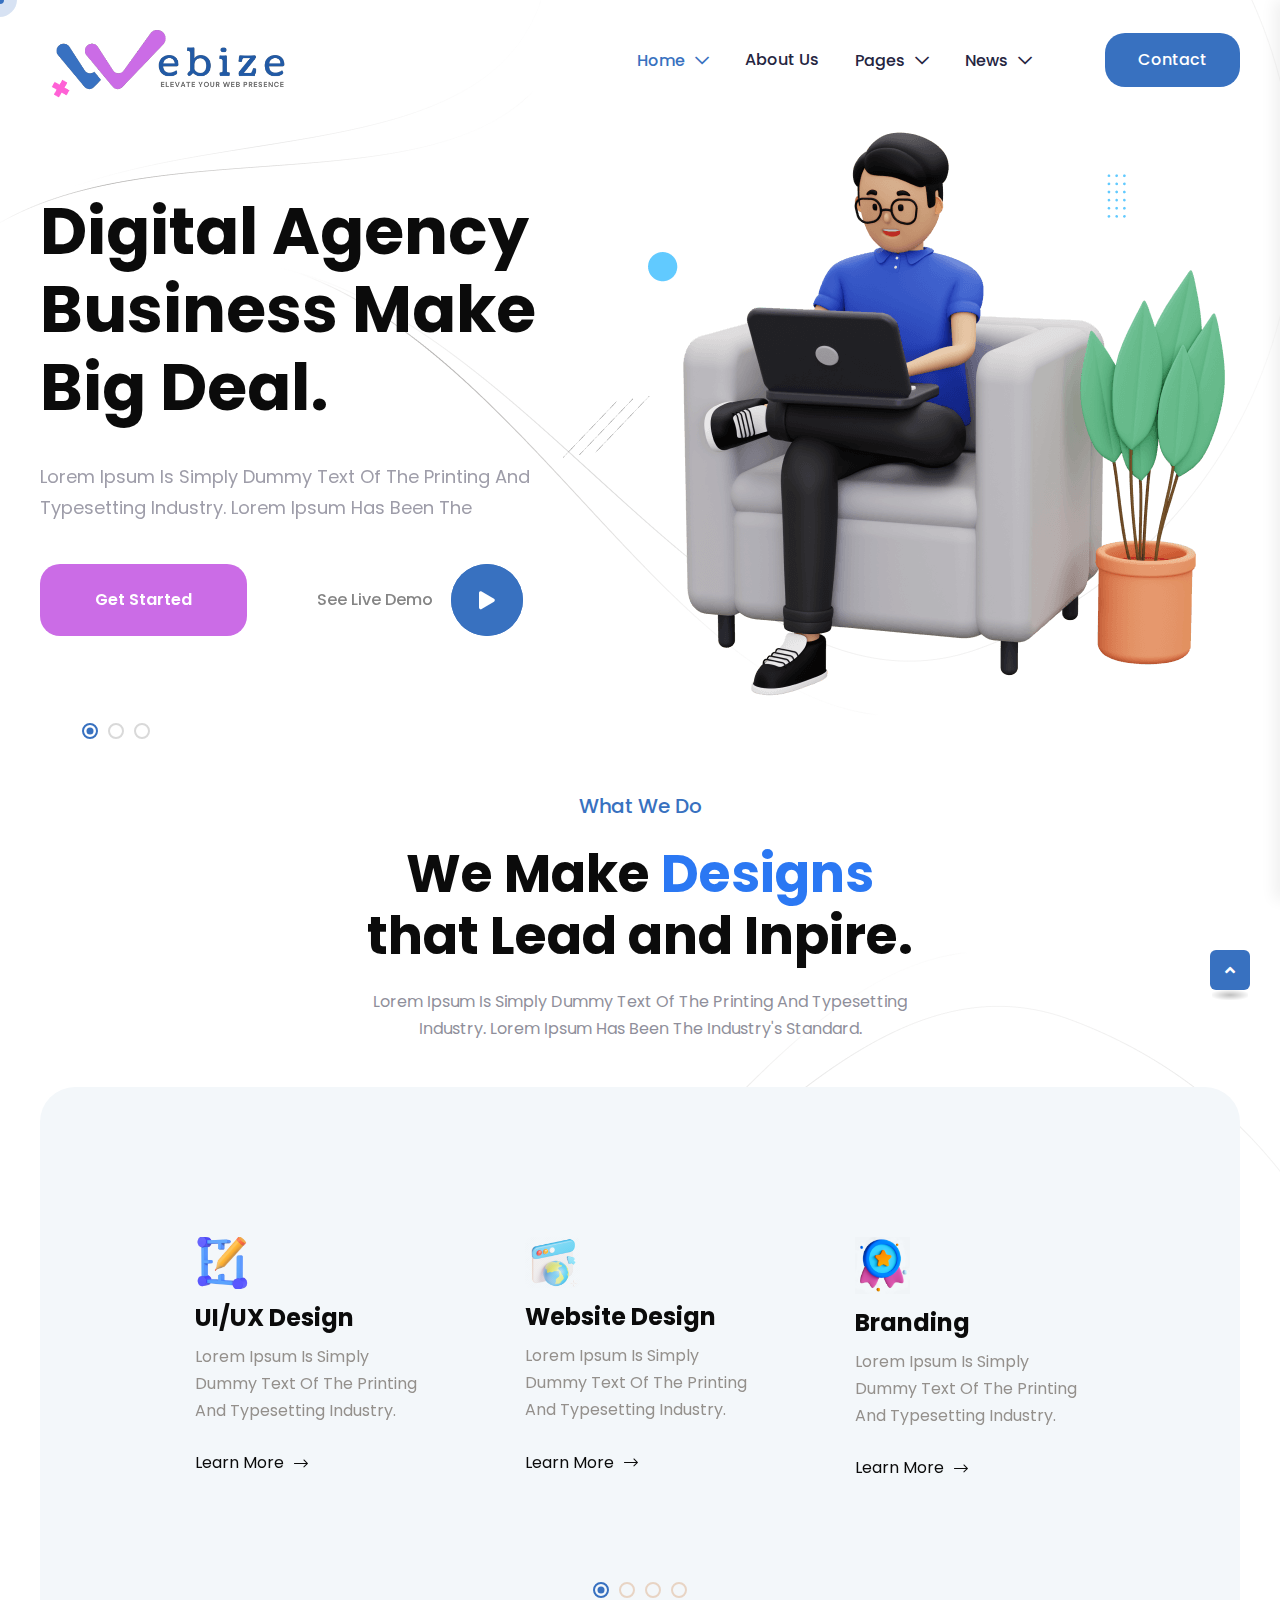
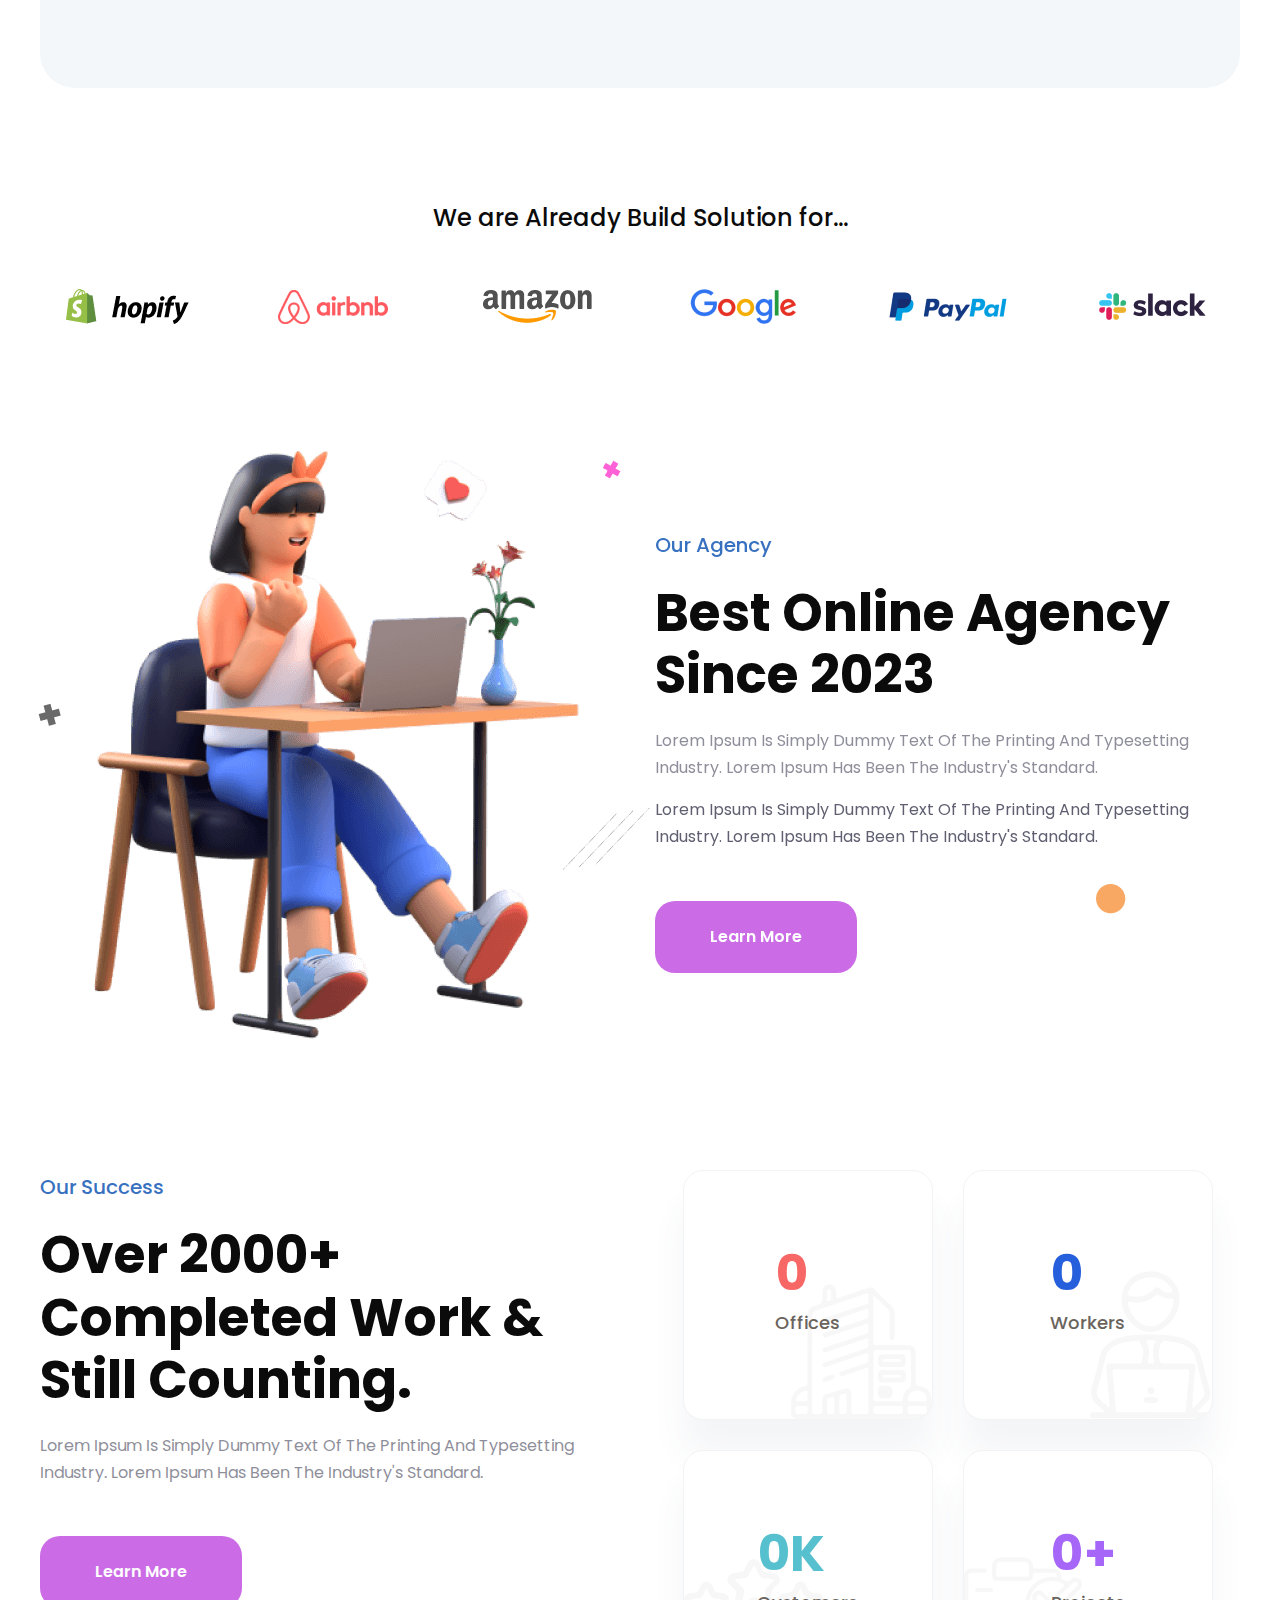
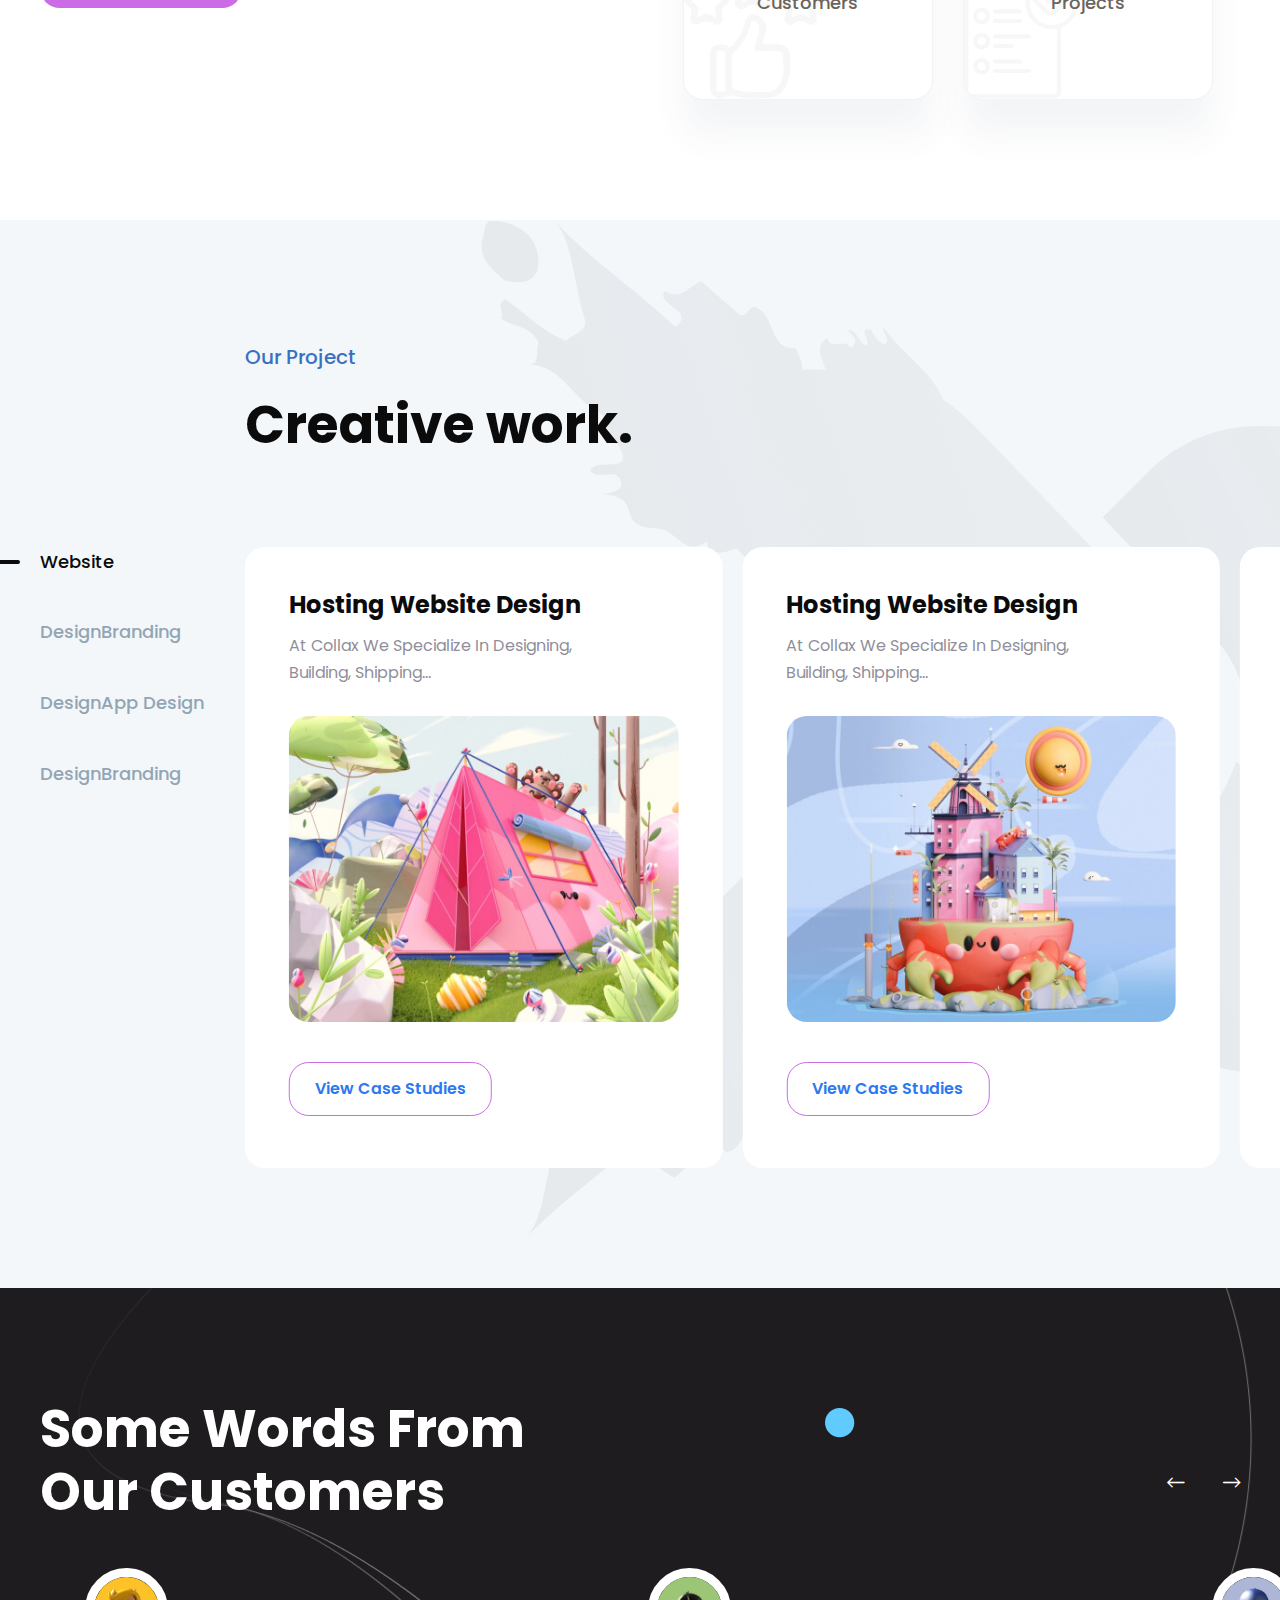
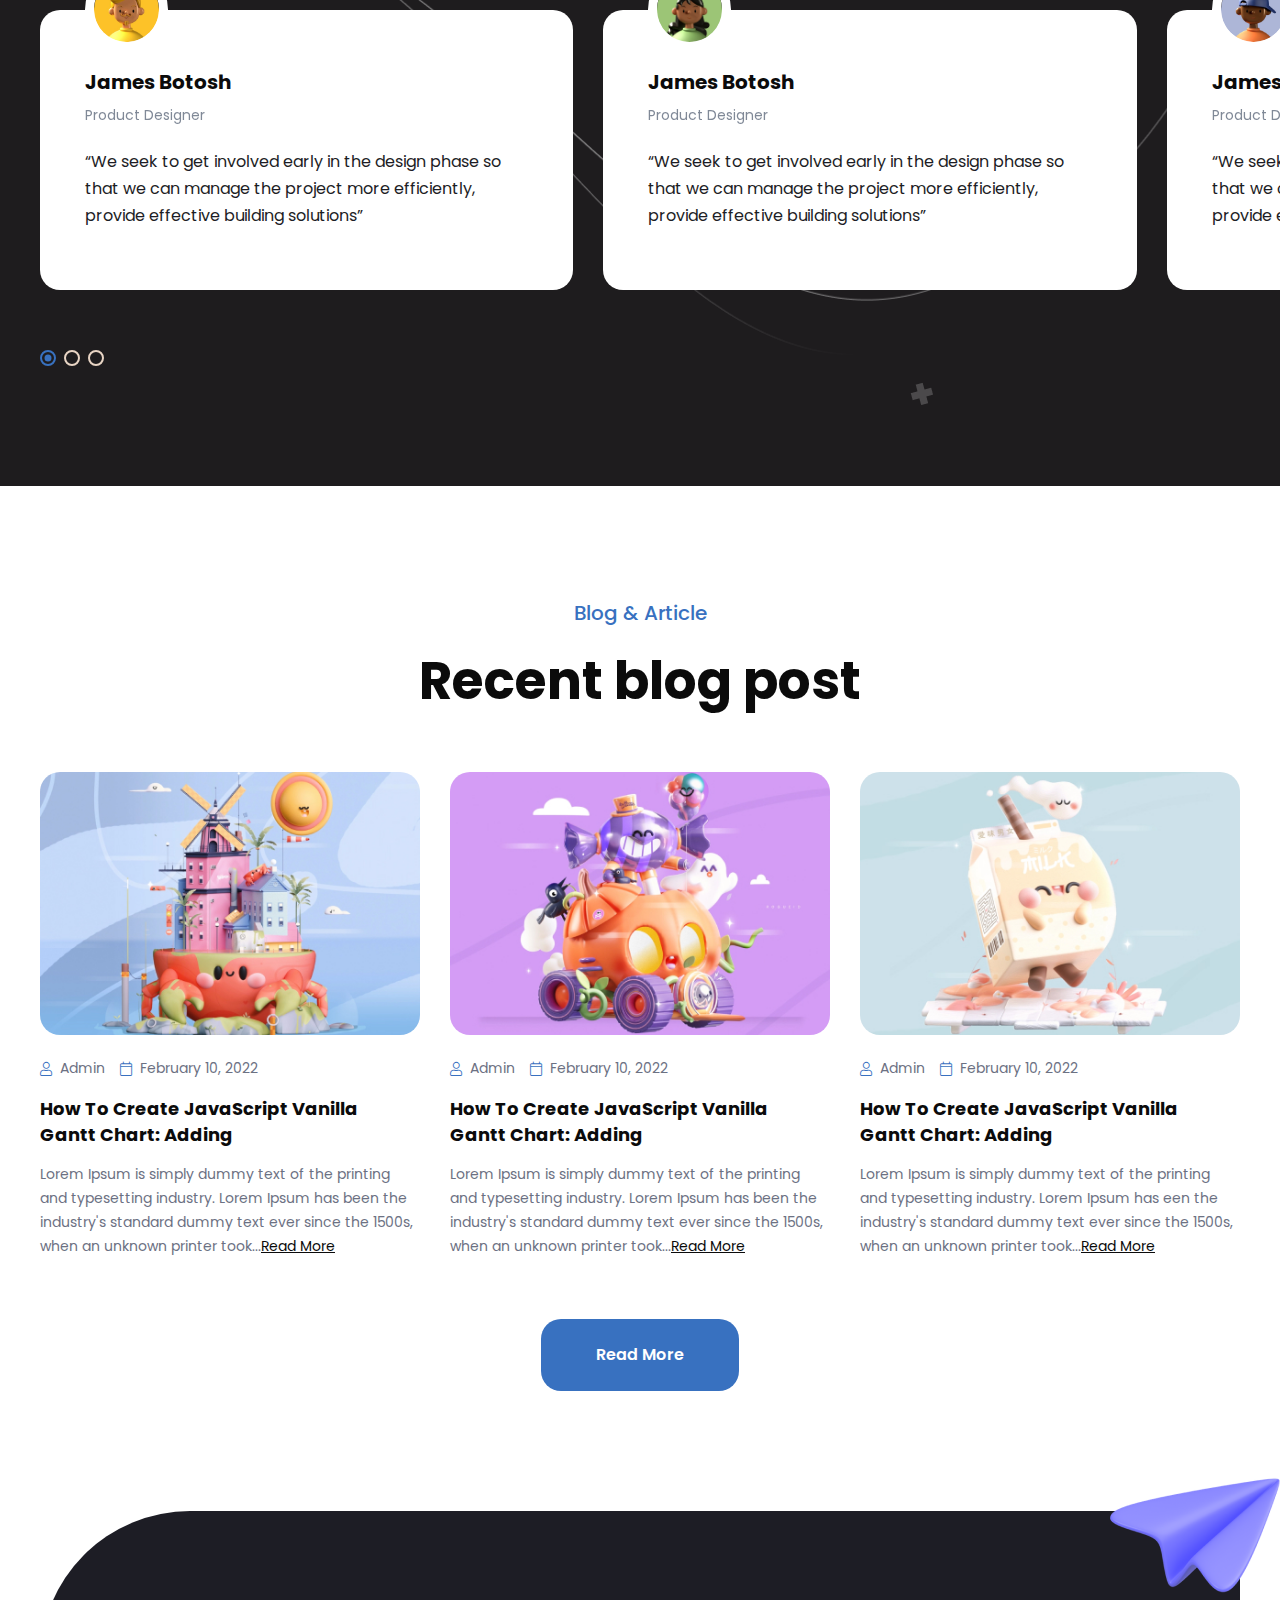
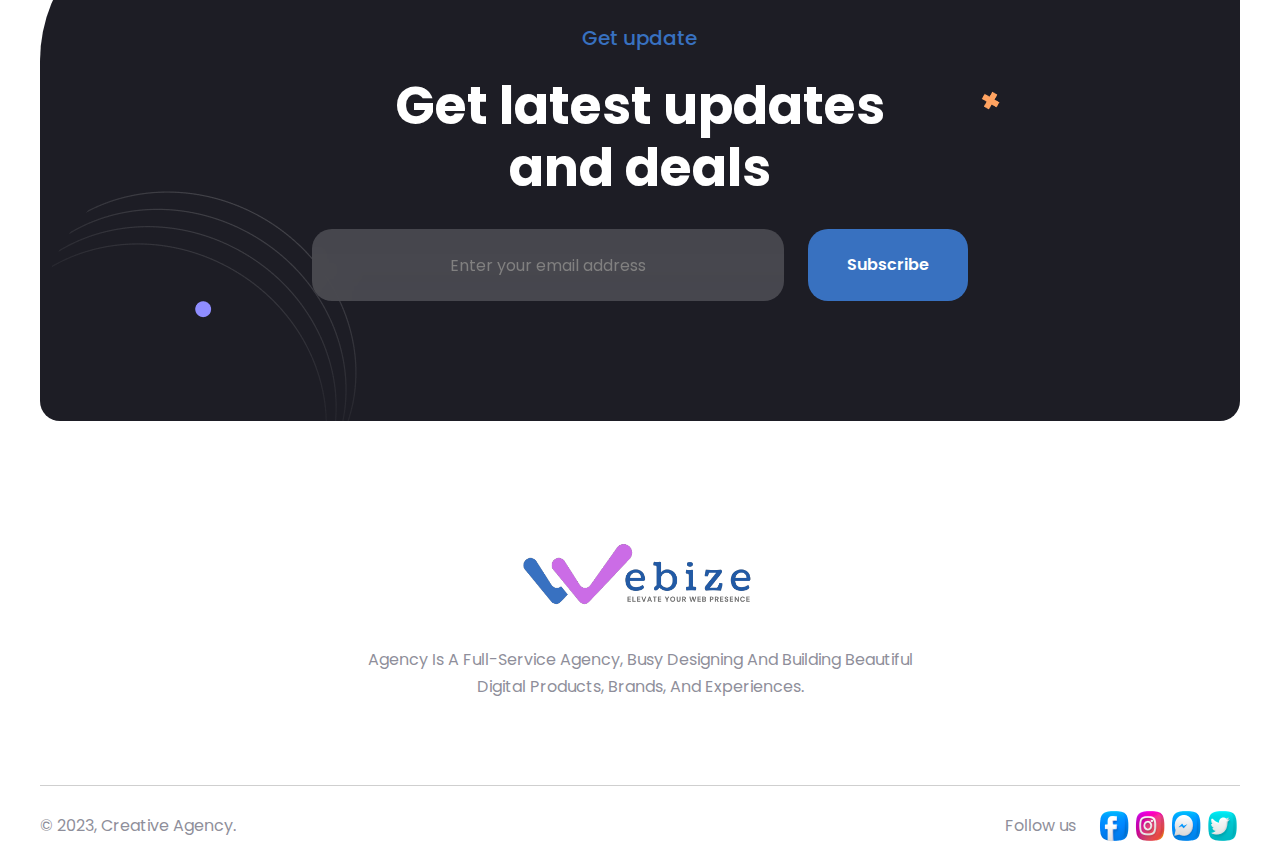
<file: index-3.html>
<!doctype html>
<html class="no-js" lang="en">
    
<!-- Mirrored from themedox.com/demo/xolio/index-3.html by HTTrack Website Copier/3.x [XR&CO'2014], Fri, 17 Feb 2023 19:14:49 GMT -->
<head>
        <meta charset="utf-8">
        <meta http-equiv="x-ua-compatible" content="ie=edge">
        <title>Xolio - Creative Agency HTML5 Template</title>
        <meta name="description" content="Xolio - Creative Agency Template">
        <meta name="viewport" content="width=device-width, initial-scale=1">

		<link rel="shortcut icon" type="image/x-icon" href="assets/img/favicon.png">
        <!-- Place favicon.ico in the root directory -->

        <!-- CSS here -->
        <link rel="stylesheet" href="assets/css/bootstrap.min.css">
        <link rel="stylesheet" href="assets/css/animate.min.css">
        <link rel="stylesheet" href="assets/css/magnific-popup.css">
        <link rel="stylesheet" href="assets/css/fontawesome-all.min.css">
        <link rel="stylesheet" href="assets/css/swiper-bundle.min.css">
        <link rel="stylesheet" href="assets/css/odometer.css">
        <link rel="stylesheet" href="assets/css/slick.css">
        <link rel="stylesheet" href="assets/css/default.css">
        <link rel="stylesheet" href="assets/css/style.css">
        <link rel="stylesheet" href="assets/css/responsive.css">
    </head>
    <body>

        <!--Preloader-->
        <div id="preloader">
            <div id="loader" class="loader">
                <div class="loader-container">
                    <div class="loader-icon"><img src="assets/img/logo/6.png" alt="Webize - Creative Agency"></div>
                </div>
            </div>
        </div>
        <!--Preloader-end -->

        <!-- Custom-cursor -->
        <div class="mouseCursor cursor-outer"></div>
        <div class="mouseCursor cursor-inner"><span>Drag</span></div>
        <!-- Custom-cursor-end -->

		<!-- Scroll-top -->
        <button class="scroll-top scroll-to-target" data-target="html">
            <i class="fas fa-angle-up"></i>
        </button>
        <!-- Scroll-top-end-->

        <!-- header-area -->
        <header>
            <div id="sticky-header" class="menu-area transparent-header">
                <div class="container">
                    <div class="row">
                        <div class="col-12">
                            <div class="mobile-nav-toggler"><i class="fas fa-bars"></i></div>
                            <div class="menu-wrap">
                                <nav class="menu-nav">
                                    <div class="logo">
                                        <a href="index.html"><img src="assets/img/logo/webize.png" alt="Logo"></a>
                                    </div>
                                    <div class="navbar-wrap main-menu d-none d-lg-flex">
                                        <ul class="navigation">
                                            <li class="active menu-item-has-children"><a href="#">Home</a>
                                                <ul class="sub-menu">
                                                    <li><a href="index.html">Creative Agency</a></li>
                                                    <li><a href="index-2.html">Personal Portfolio</a></li>
                                                    <li class="active"><a href="index-3.html">Digital Agency</a></li>
                                                </ul>
                                            </li>
                                            <li><a href="about-us.html">About Us</a></li>
                                            <li class="menu-item-has-children"><a href="#">pages</a>
                                                <ul class="sub-menu">
                                                    <li><a href="about-me.html">About Me</a></li>
                                                    <li><a href="team.html">Team Page</a></li>
                                                    <li><a href="team-details.html">Team Details</a></li>
                                                    <li><a href="project-details.html">Portfolio Details</a></li>
                                                    <li><a href="services-details.html">Services Details</a></li>
                                                    <li><a href="contact.html">Contact Us</a></li>
                                                </ul>
                                            </li>
                                            <li class="menu-item-has-children"><a href="#">News</a>
                                                <ul class="sub-menu">
                                                    <li><a href="blog.html">Our Blog</a></li>
                                                    <li><a href="blog-details.html">Blog Details</a></li>
                                                </ul>
                                            </li>
                                        </ul>
                                    </div>
                                    <div class="header-action">
                                        <ul class="list-wrap">
                                            <li class="header-btn"><a href="#!" class="btn">Contact <span></span></a></li>
                                        </ul>
                                    </div>
                                </nav>
                            </div>

                            <!-- Mobile Menu  -->
                            <div class="mobile-menu">
                                <nav class="menu-box">
                                    <div class="close-btn"><i class="fas fa-times"></i></div>
                                    <div class="nav-logo">
                                        <a href="index.html"><img src="assets/img/logo/webize.png" alt="Logo"></a>
                                    </div>
                                    <div class="menu-outer">
                                        <!--Here Menu Will Come Automatically Via Javascript / Same Menu as in Header-->
                                    </div>
                                    <div class="social-links">
                                        <ul class="clearfix list-wrap">
                                            <li><a href="#"><i class="fab fa-facebook-f"></i></a></li>
                                            <li><a href="#"><i class="fab fa-twitter"></i></a></li>
                                            <li><a href="#"><i class="fab fa-instagram"></i></a></li>
                                            <li><a href="#"><i class="fab fa-linkedin-in"></i></a></li>
                                            <li><a href="#"><i class="fab fa-youtube"></i></a></li>
                                        </ul>
                                    </div>
                                </nav>
                            </div>
                            <div class="menu-backdrop"></div>
                            <!-- End Mobile Menu -->

                        </div>
                    </div>
                </div>

                <!-- header-contact -->
                <div class="header-contact-wrap">
                    <div class="container">
                        <div class="row">
                            <div class="col-lg-8">
                                <div class="left-side-content">
                                    <h3 class="title">Contact</h3>
                                    <div class="row">
                                        <div class="col-xl-4 col-lg-5 col-md-6">
                                            <div class="contact-info-list">
                                                <ul class="list-wrap">
                                                    <li>
                                                        <div class="icon">
                                                            <svg viewBox="0 0 22 20" fill="none" xmlns="http://www.w3.org/2000/svg">
                                                                <path fill-rule="evenodd" clip-rule="evenodd"
                                                                    d="M1.5 6.5C1.5 4.89295 1.95538 3.86848 2.63534 3.2371C3.32535 2.59637 4.36497 2.25 5.75 2.25H15.75C17.135 2.25 18.1746 2.59637 18.8647 3.2371C19.5446 3.86848 20 4.89295 20 6.5V13.5C20 15.107 19.5446 16.1315 18.8647 16.7629C18.1746 17.4036 17.135 17.75 15.75 17.75H5.75C4.36497 17.75 3.32535 17.4036 2.63534 16.7629C1.95538 16.1315 1.5 15.107 1.5 13.5V6.5ZM5.75 0.75C4.13503 0.75 2.67465 1.15363 1.61466 2.1379C0.544615 3.13152 0 4.60705 0 6.5V13.5C0 15.393 0.544615 16.8685 1.61466 17.8621C2.67465 18.8464 4.13503 19.25 5.75 19.25H15.75C17.365 19.25 18.8254 18.8464 19.8853 17.8621C20.9554 16.8685 21.5 15.393 21.5 13.5V6.5C21.5 4.60705 20.9554 3.13152 19.8853 2.1379C18.8254 1.15363 17.365 0.75 15.75 0.75H5.75ZM16.2181 7.58602C16.5417 7.32751 16.5945 6.85558 16.336 6.53194C16.0775 6.20829 15.6056 6.15548 15.2819 6.41398L12.1529 8.91324L12.1525 8.91352C11.3961 9.51536 10.0946 9.51549 9.33799 8.91393L6.21898 6.41471C5.89574 6.1557 5.42373 6.20778 5.16471 6.53102C4.9057 6.85426 4.95778 7.32627 5.28102 7.58529L8.40101 10.0853L8.40286 10.0868C9.70626 11.1244 11.7837 11.1244 13.0871 10.0868L13.0881 10.086L16.2181 7.58602Z" />
                                                            </svg>
                                                        </div>
                                                        <div class="content">
                                                            <a href="mailto:company@gmail.com">company@gmail.com</a>
                                                        </div>
                                                    </li>
                                                    <li>
                                                        <div class="icon">
                                                            <svg viewBox="0 0 20 22" fill="none" xmlns="http://www.w3.org/2000/svg">
                                                                <path fill-rule="evenodd" clip-rule="evenodd"
                                                                    d="M2.48199 7.65591C3.37522 3.73032 6.71708 1.74769 10.1338 1.75C13.5508 1.75231 16.8905 3.73971 17.7791 7.66556L17.7791 7.6656C18.8362 12.3354 15.943 16.3756 13.2111 18.999L13.2097 19.0004C11.4913 20.659 8.77127 20.661 7.04076 18.9997C4.31866 16.3762 1.42493 12.3261 2.48199 7.65591ZM10.1348 0.250002C14.1154 0.252693 18.1706 2.60029 19.2421 7.33441C20.4848 12.8239 17.0589 17.3834 14.251 20.08C11.9497 22.3008 8.31046 22.2989 6.00106 20.0809L6.00012 20.08C3.20236 17.3836 -0.22362 12.8139 1.01908 7.32441L1.01926 7.32364C2.09618 2.58953 6.1542 0.247312 10.1348 0.250002ZM7.76166 9.30994C7.76166 8.00103 8.82274 6.93994 10.1317 6.93994C11.4406 6.93994 12.5017 8.00103 12.5017 9.30994C12.5017 10.6189 11.4406 11.6799 10.1317 11.6799C8.82274 11.6799 7.76166 10.6189 7.76166 9.30994ZM10.1317 5.43994C7.99432 5.43994 6.26166 7.1726 6.26166 9.30994C6.26166 11.4473 7.99432 13.1799 10.1317 13.1799C12.269 13.1799 14.0017 11.4473 14.0017 9.30994C14.0017 7.1726 12.269 5.43994 10.1317 5.43994Z" />
                                                            </svg>
                                                        </div>
                                                        <div class="content">
                                                            <span>Ranelagh Place, Liverpool, L3 5UL, England</span>
                                                        </div>
                                                    </li>
                                                    <li>
                                                        <div class="icon">
                                                            <svg viewBox="0 0 22 22" fill="none" xmlns="http://www.w3.org/2000/svg">
                                                                <path fill-rule="evenodd" clip-rule="evenodd"
                                                                    d="M1.5 11C1.5 5.89421 5.64421 1.75 10.75 1.75C15.8558 1.75 20 5.89421 20 11C20 16.1058 15.8558 20.25 10.75 20.25C5.64421 20.25 1.5 16.1058 1.5 11ZM10.75 0.25C4.81579 0.25 0 5.06579 0 11C0 16.9342 4.81579 21.75 10.75 21.75C16.6842 21.75 21.5 16.9342 21.5 11C21.5 5.06579 16.6842 0.25 10.75 0.25ZM11.1289 6.50977C11.1289 6.09555 10.7931 5.75977 10.3789 5.75977C9.96469 5.75977 9.62891 6.09555 9.62891 6.50977V10.6098C9.62891 11.0862 9.79027 11.5637 10.0149 11.9576C10.2393 12.3511 10.5673 12.7322 10.9755 12.9744L10.9766 12.975L14.0746 14.8238C14.4303 15.0361 14.8907 14.9198 15.1029 14.5641C15.3152 14.2084 15.1989 13.748 14.8432 13.5357L11.7433 11.6857L11.7413 11.6845C11.6099 11.6067 11.4483 11.4431 11.3179 11.2145C11.1875 10.9859 11.1289 10.7633 11.1289 10.6098V6.50977Z" />
                                                            </svg>
                                                        </div>
                                                        <div class="content">
                                                            <span>7 Days a week <br> from 10-00 am to 6-00 pm</span>
                                                        </div>
                                                    </li>
                                                </ul>
                                                <div class="lats-chat">
                                                    <a href="contact.html">Lat’s Chat</a>
                                                </div>
                                            </div>
                                        </div>
                                        <div class="col-xl-8 col-lg-7 col-md-6">
                                            <div class="our-best-project">
                                                <div class="content">
                                                    <h4 class="title">One of Our <span>Best Ongoing</span> Projects</h4>
                                                    <a href="project-details.html" class="btn">Details <span></span></a>
                                                </div>
                                                <div class="thumb">
                                                    <img src="assets/img/images/our_project_img.png" alt="">
                                                </div>
                                            </div>
                                        </div>
                                    </div>
                                </div>
                            </div>
                            <div class="col-lg-4">
                                <div class="customer-support-wrap">
                                    <h4 class="title">Customer Support</h4>
                                    <div class="customer-support-content">
                                        <div class="content-top">
                                            <img src="assets/img/images/support_img.png" alt="">
                                            <h4 class="title">Need Help Choosing a Plan?</h4>
                                        </div>
                                        <p>We offer solutions for businesses of all sizes. For questions about our plans and products,,
                                            contact our team of experts. <a href="contact.html">Get in touch</a></p>
                                    </div>
                                    <div class="content-bottom">
                                        <a href="contact.html">Support</a>
                                        <a href="contact.html">Documentation</a>
                                    </div>
                                </div>
                            </div>
                        </div>
                    </div>
                </div>
                <div class="body-contact-overlay"></div>
                <!-- header-contact-end -->
            </div>
        </header>
        <!-- header-area-end -->



        <!-- main-area -->
        <main class="fix">

            <!-- slider-area -->
            <section class="slider-area">
                <div class="slider-active">
                    <div class="single-slider">
                        <div class="container">
                            <div class="row align-items-center">
                                <div class="col-lg-6 order-0 order-lg-2">
                                    <div class="slider-img text-end" data-animation="fadeInRight" data-delay=".8s">
                                        <img src="assets/img/slider/slider_img01.png" alt="">
                                    </div>
                                </div>
                                <div class="col-lg-6">
                                    <div class="slider-content">
                                        <h2 class="title" data-animation="fadeInUp" data-delay=".2s">Digital Agency Business Make Big Deal.</h2>
                                        <p data-animation="fadeInUp" data-delay=".4s">Lorem Ipsum is simply dummy text of the printing and typesetting industry. Lorem Ipsum has been the</p>
                                        <div class="slider-btn">
                                            <a href="contact.html" class="btn" data-animation="fadeInLeft" data-delay=".6s">Get Started <span></span></a>
                                            <a href="https://www.youtube.com/watch?v=bixR-KIJKYM" class="popup-video" data-animation="fadeInRight" data-delay=".6s">See Live Demo <i class="fas fa-play pulse"></i></a>
                                        </div>
                                    </div>
                                </div>
                            </div>
                        </div>
                    </div>
                    <div class="single-slider">
                        <div class="container">
                            <div class="row align-items-center">
                                <div class="col-lg-6 order-0 order-lg-2">
                                    <div class="slider-img text-end" data-animation="fadeInRight" data-delay=".8s">
                                        <img src="assets/img/slider/slider_img01.png" alt="">
                                    </div>
                                </div>
                                <div class="col-lg-6">
                                    <div class="slider-content">
                                        <h2 class="title" data-animation="fadeInUp" data-delay=".2s">Digital Agency Business Make Big Deal.</h2>
                                        <p data-animation="fadeInUp" data-delay=".4s">Lorem Ipsum is simply dummy text of the printing and typesetting industry. Lorem Ipsum has been the</p>
                                        <div class="slider-btn">
                                            <a href="contact.html" class="btn" data-animation="fadeInLeft" data-delay=".6s">Get Started <span></span></a>
                                            <a href="https://www.youtube.com/watch?v=bixR-KIJKYM" class="popup-video" data-animation="fadeInRight" data-delay=".6s">See Live Demo <i class="fas fa-play pulse"></i></a>
                                        </div>
                                    </div>
                                </div>
                            </div>
                        </div>
                    </div>
                    <div class="single-slider">
                        <div class="container">
                            <div class="row align-items-center">
                                <div class="col-lg-6 order-0 order-lg-2">
                                    <div class="slider-img text-end" data-animation="fadeInRight" data-delay=".8s">
                                        <img src="assets/img/slider/slider_img01.png" alt="">
                                    </div>
                                </div>
                                <div class="col-lg-6">
                                    <div class="slider-content">
                                        <h2 class="title" data-animation="fadeInUp" data-delay=".2s">Digital Agency Business Make Big Deal.</h2>
                                        <p data-animation="fadeInUp" data-delay=".4s">Lorem Ipsum is simply dummy text of the printing and typesetting industry. Lorem Ipsum has been the</p>
                                        <div class="slider-btn">
                                            <a href="contact.html" class="btn" data-animation="fadeInLeft" data-delay=".6s">Get Started <span></span></a>
                                            <a href="https://www.youtube.com/watch?v=bixR-KIJKYM" class="popup-video" data-animation="fadeInRight" data-delay=".6s">See Live Demo <i class="fas fa-play pulse"></i></a>
                                        </div>
                                    </div>
                                </div>
                            </div>
                        </div>
                    </div>
                </div>
                <div class="slider-shape-wrap">
                    <img src="assets/img/slider/slider_shape01.png" alt="">
                    <img src="assets/img/slider/slider_shape02.png" alt="">
                    <img src="assets/img/slider/slider_shape03.png" alt="">
                    <img src="assets/img/slider/slider_shape04.png" alt="">
                    <img src="assets/img/slider/slider_shape05.png" alt="">
                    <img src="assets/img/slider/slider_shape06.png" alt="">
                </div>
            </section>
            <!-- slider-area-end -->

            <!-- services-area -->
            <section class="services-area-three">
                <div class="container">
                    <div class="row justify-content-center">
                        <div class="col-xl-6 col-lg-7">
                            <div class="section-title title-style-two text-center mb-45">
                                <span class="sub-title">What We Do</span>
                                <h2 class="title">We Make <span>Designs</span> <br> that Lead and Inpire.</h2>
                                <p>Lorem Ipsum is simply dummy text of the printing and typesetting industry. Lorem Ipsum has been the industry's standard.</p>
                            </div>
                        </div>
                    </div>
                    <div class="services-item-wrap">
                        <div class="row services-active">
                            <div class="col-lg-4">
                                <div class="services-item-three">
                                    <div class="services-icon-three">
                                        <img src="assets/img/icon/h3_services_icon01.png" alt="">
                                    </div>
                                    <div class="services-content-three">
                                        <h3 class="title"><a href="services-details.html">UI/UX Design</a></h3>
                                        <p>Lorem Ipsum is simply dummy text of the printing and typesetting industry.</p>
                                        <a href="services-details.html" class="link-btn">Learn More <i class="fal fa-long-arrow-right"></i></a>
                                    </div>
                                </div>
                            </div>
                            <div class="col-lg-4">
                                <div class="services-item-three">
                                    <div class="services-icon-three">
                                        <img src="assets/img/icon/h3_services_icon02.png" alt="">
                                    </div>
                                    <div class="services-content-three">
                                        <h3 class="title"><a href="services-details.html">Website Design</a></h3>
                                        <p>Lorem Ipsum is simply dummy text of the printing and typesetting industry.</p>
                                        <a href="services-details.html" class="link-btn">Learn More <i class="fal fa-long-arrow-right"></i></a>
                                    </div>
                                </div>
                            </div>
                            <div class="col-lg-4">
                                <div class="services-item-three">
                                    <div class="services-icon-three">
                                        <img src="assets/img/icon/h3_services_icon03.png" alt="">
                                    </div>
                                    <div class="services-content-three">
                                        <h3 class="title"><a href="services-details.html">Branding</a></h3>
                                        <p>Lorem Ipsum is simply dummy text of the printing and typesetting industry.</p>
                                        <a href="services-details.html" class="link-btn">Learn More <i class="fal fa-long-arrow-right"></i></a>
                                    </div>
                                </div>
                            </div>
                            <div class="col-lg-4">
                                <div class="services-item-three">
                                    <div class="services-icon-three">
                                        <img src="assets/img/icon/h3_services_icon01.png" alt="">
                                    </div>
                                    <div class="services-content-three">
                                        <h3 class="title"><a href="services-details.html">UI/UX Design</a></h3>
                                        <p>Lorem Ipsum is simply dummy text of the printing and typesetting industry.</p>
                                        <a href="services-details.html" class="link-btn">Learn More <i class="fal fa-long-arrow-right"></i></a>
                                    </div>
                                </div>
                            </div>
                            <div class="col-lg-4">
                                <div class="services-item-three">
                                    <div class="services-icon-three">
                                        <img src="assets/img/icon/h3_services_icon02.png" alt="">
                                    </div>
                                    <div class="services-content-three">
                                        <h3 class="title"><a href="services-details.html">Website Design</a></h3>
                                        <p>Lorem Ipsum is simply dummy text of the printing and typesetting industry.</p>
                                        <a href="services-details.html" class="link-btn">Learn More <i class="fal fa-long-arrow-right"></i></a>
                                    </div>
                                </div>
                            </div>
                            <div class="col-lg-4">
                                <div class="services-item-three">
                                    <div class="services-icon-three">
                                        <img src="assets/img/icon/h3_services_icon03.png" alt="">
                                    </div>
                                    <div class="services-content-three">
                                        <h3 class="title"><a href="services-details.html">Branding</a></h3>
                                        <p>Lorem Ipsum is simply dummy text of the printing and typesetting industry.</p>
                                        <a href="services-details.html" class="link-btn">Learn More <i class="fal fa-long-arrow-right"></i></a>
                                    </div>
                                </div>
                            </div>
                        </div>
                    </div>
                </div>
                <div class="services-shape">
                    <img src="assets/img/images/h3_services_shape.png" alt="">
                </div>
            </section>
            <!-- services-area-end -->

            <!-- brand-area -->
            <div class="brand-area pt-110">
                <div class="container">
                    <div class="row">
                        <div class="col-lg-12">
                            <span class="title">We are Already Build Solution for...</span>
                        </div>
                    </div>
                    <div class="row brand-active">
                        <div class="col-12">
                            <div class="brand-item-two">
                                <img src="assets/img/brand/h3_brand_img01.png" alt="">
                            </div>
                        </div>
                        <div class="col-12">
                            <div class="brand-item-two">
                                <img src="assets/img/brand/h3_brand_img02.png" alt="">
                            </div>
                        </div>
                        <div class="col-12">
                            <div class="brand-item-two">
                                <img src="assets/img/brand/h3_brand_img03.png" alt="">
                            </div>
                        </div>
                        <div class="col-12">
                            <div class="brand-item-two">
                                <img src="assets/img/brand/h3_brand_img04.png" alt="">
                            </div>
                        </div>
                        <div class="col-12">
                            <div class="brand-item-two">
                                <img src="assets/img/brand/h3_brand_img05.png" alt="">
                            </div>
                        </div>
                        <div class="col-12">
                            <div class="brand-item-two">
                                <img src="assets/img/brand/h3_brand_img06.png" alt="">
                            </div>
                        </div>
                    </div>
                </div>
            </div>
            <!-- brand-area-end -->

            <!-- agency-area -->
            <section class="agency-area pt-120">
                <div class="container">
                    <div class="row align-items-center">
                        <div class="col-lg-6">
                            <div class="agency-img text-center">
                                <img src="assets/img/images/agency_img.png" alt="">
                            </div>
                        </div>
                        <div class="col-lg-6">
                            <div class="agency-content">
                                <div class="section-title title-style-two mb-20">
                                    <span class="sub-title">Our Agency</span>
                                    <h2 class="title">Best Online Agency Since 2023</h2>
                                </div>
                                <p class="info-one">Lorem Ipsum is simply dummy text of the printing and typesetting industry. Lorem Ipsum has been the industry's standard.</p>
                                <p class="info-two">Lorem Ipsum is simply dummy text of the printing and typesetting industry. Lorem Ipsum has been the industry's standard.</p>
                                <a href="about-us.html" class="btn">Learn More <span></span></a>
                            </div>
                        </div>
                    </div>
                </div>
                <div class="agency-shape-wrap">
                    <img src="assets/img/images/agency_shape01.png" alt="">
                    <img src="assets/img/images/agency_shape02.png" alt="">
                    <img src="assets/img/images/agency_shape03.png" alt="">
                    <img src="assets/img/images/agency_shape04.png" alt="">
                </div>
            </section>
            <!-- agency-area-end -->

            <!-- counter-area -->
            <section class="counter-area-two pt-120 pb-120">
                <div class="container">
                    <div class="row">
                        <div class="col-lg-6 order-0 order-lg-2">
                            <div class="counter-item-wrap-two">
                                <ul class="list-wrap">
                                    <li>
                                        <div class="counter-item-two">
                                            <div class="icon">
                                                <img src="assets/img/icon/counter_icon01.png" alt="">
                                            </div>
                                            <div class="content">
                                                <span class="count odometer" data-count="252"></span>
                                                <p>Offices</p>
                                            </div>
                                        </div>
                                    </li>
                                    <li>
                                        <div class="counter-item-two">
                                            <div class="icon">
                                                <img src="assets/img/icon/counter_icon02.png" alt="">
                                            </div>
                                            <div class="content">
                                                <span class="count odometer" data-count="10"></span>
                                                <p>Workers</p>
                                            </div>
                                        </div>
                                    </li>
                                    <li>
                                        <div class="counter-item-two">
                                            <div class="icon">
                                                <img src="assets/img/icon/counter_icon03.png" alt="">
                                            </div>
                                            <div class="content">
                                                <h2 class="count"><span class="odometer" data-count="15"></span>K</h2>
                                                <p>Customers</p>
                                            </div>
                                        </div>
                                    </li>
                                    <li>
                                        <div class="counter-item-two">
                                            <div class="icon">
                                                <img src="assets/img/icon/counter_icon04.png" alt="">
                                            </div>
                                            <div class="content">
                                                <h2 class="count"><span class="odometer" data-count="1300"></span>+</h2>
                                                <p>Projects</p>
                                            </div>
                                        </div>
                                    </li>
                                </ul>
                            </div>
                        </div>
                        <div class="col-lg-6">
                            <div class="counter-content">
                                <div class="section-title title-style-two mb-20">
                                    <span class="sub-title">Our Success</span>
                                    <h2 class="title">Over 2000+ Completed Work & Still Counting.</h2>
                                </div>
                                <p class="info">Lorem Ipsum is simply dummy text of the printing and typesetting industry. Lorem Ipsum has been the industry's standard.</p>
                                <a href="about-us.html" class="btn">Learn More <span></span></a>
                            </div>
                        </div>
                    </div>
                </div>
            </section>
            <!-- counter-area-end -->

            <!-- project-area -->
            <section class="project-area-three">
                <div class="container">
                    <div class="row justify-content-end">
                        <div class="col-xl-10">
                            <div class="section-title title-style-two mb-90">
                                <span class="sub-title">Our Project</span>
                                <h2 class="title">Creative work.</h2>
                            </div>
                        </div>
                    </div>
                    <div class="project-nav-wrap">
                        <div class="row">
                            <div class="col-xl-2">
                                <div class="project-tab-wrap">
                                    <ul class="nav nav-tabs" id="myTab" role="tablist">
                                        <li class="nav-item" role="presentation">
                                            <button class="nav-link active" id="website-tab" data-bs-toggle="tab" data-bs-target="#website"
                                                type="button" role="tab" aria-controls="website" aria-selected="true">Website</button>
                                        </li>
                                        <li class="nav-item" role="presentation">
                                            <button class="nav-link" id="design-tab" data-bs-toggle="tab" data-bs-target="#design" type="button"
                                                role="tab" aria-controls="design" aria-selected="false">DesignBranding</button>
                                        </li>
                                        <li class="nav-item" role="presentation">
                                            <button class="nav-link" id="app-tab" data-bs-toggle="tab" data-bs-target="#app" type="button"
                                                role="tab" aria-controls="app" aria-selected="false">DesignApp Design</button>
                                        </li>
                                        <li class="nav-item" role="presentation">
                                            <button class="nav-link" id="branding-tab" data-bs-toggle="tab" data-bs-target="#branding"
                                                type="button" role="tab" aria-controls="branding" aria-selected="false">DesignBranding</button>
                                        </li>
                                    </ul>
                                </div>
                            </div>
                            <div class="col-xl-10">
                                <div class="tab-content" id="myTabContent">
                                    <div class="tab-pane fade show active" id="website" role="tabpanel" aria-labelledby="website-tab">
                                        <div class="swiper-container project-active-three">
                                            <div class="swiper-wrapper">
                                                <div class="swiper-slide">
                                                    <div class="project-item-three">
                                                        <div class="project-content-three">
                                                            <h2 class="title"><a href="project-details.html">Hosting Website Design</a></h2>
                                                            <p>At Collax we specialize in designing, building, shipping...</p>
                                                        </div>
                                                        <div class="project-thumb-three">
                                                            <a href="project-details.html"><img src="assets/img/project/h3_project_img01.jpg" alt=""></a>
                                                        </div>
                                                        <div class="project-details-btn">
                                                            <a href="project-details.html">View Case Studies</a>
                                                        </div>
                                                    </div>
                                                </div>
                                                <div class="swiper-slide">
                                                    <div class="project-item-three">
                                                        <div class="project-content-three">
                                                            <h2 class="title"><a href="project-details.html">Hosting Website Design</a></h2>
                                                            <p>At Collax we specialize in designing, building, shipping...</p>
                                                        </div>
                                                        <div class="project-thumb-three">
                                                            <a href="project-details.html"><img src="assets/img/project/h3_project_img02.jpg" alt=""></a>
                                                        </div>
                                                        <div class="project-details-btn">
                                                            <a href="project-details.html">View Case Studies</a>
                                                        </div>
                                                    </div>
                                                </div>
                                                <div class="swiper-slide">
                                                    <div class="project-item-three">
                                                        <div class="project-content-three">
                                                            <h2 class="title"><a href="project-details.html">Hosting Website Design</a></h2>
                                                            <p>At Collax we specialize in designing, building, shipping...</p>
                                                        </div>
                                                        <div class="project-thumb-three">
                                                            <a href="project-details.html"><img src="assets/img/project/h3_project_img03.jpg" alt=""></a>
                                                        </div>
                                                        <div class="project-details-btn">
                                                            <a href="project-details.html">View Case Studies</a>
                                                        </div>
                                                    </div>
                                                </div>
                                                <div class="swiper-slide">
                                                    <div class="project-item-three">
                                                        <div class="project-content-three">
                                                            <h2 class="title"><a href="project-details.html">Hosting Website Design</a></h2>
                                                            <p>At Collax we specialize in designing, building, shipping...</p>
                                                        </div>
                                                        <div class="project-thumb-three">
                                                            <a href="project-details.html"><img src="assets/img/project/h3_project_img04.jpg" alt=""></a>
                                                        </div>
                                                        <div class="project-details-btn">
                                                            <a href="project-details.html">View Case Studies</a>
                                                        </div>
                                                    </div>
                                                </div>
                                            </div>
                                        </div>
                                    </div>
                                    <div class="tab-pane fade" id="design" role="tabpanel" aria-labelledby="design-tab">
                                        <div class="swiper-container project-active-three">
                                            <div class="swiper-wrapper">
                                                <div class="swiper-slide">
                                                    <div class="project-item-three">
                                                        <div class="project-content-three">
                                                            <h2 class="title"><a href="project-details.html">Hosting Website Design</a></h2>
                                                            <p>At Collax we specialize in designing, building, shipping...</p>
                                                        </div>
                                                        <div class="project-thumb-three">
                                                            <a href="project-details.html"><img src="assets/img/project/h3_project_img02.jpg" alt=""></a>
                                                        </div>
                                                        <div class="project-details-btn">
                                                            <a href="project-details.html">View Case Studies</a>
                                                        </div>
                                                    </div>
                                                </div>
                                                <div class="swiper-slide">
                                                    <div class="project-item-three">
                                                        <div class="project-content-three">
                                                            <h2 class="title"><a href="project-details.html">Hosting Website Design</a></h2>
                                                            <p>At Collax we specialize in designing, building, shipping...</p>
                                                        </div>
                                                        <div class="project-thumb-three">
                                                            <a href="project-details.html"><img src="assets/img/project/h3_project_img01.jpg" alt=""></a>
                                                        </div>
                                                        <div class="project-details-btn">
                                                            <a href="project-details.html">View Case Studies</a>
                                                        </div>
                                                    </div>
                                                </div>
                                                <div class="swiper-slide">
                                                    <div class="project-item-three">
                                                        <div class="project-content-three">
                                                            <h2 class="title"><a href="project-details.html">Hosting Website Design</a></h2>
                                                            <p>At Collax we specialize in designing, building, shipping...</p>
                                                        </div>
                                                        <div class="project-thumb-three">
                                                            <a href="project-details.html"><img src="assets/img/project/h3_project_img03.jpg" alt=""></a>
                                                        </div>
                                                        <div class="project-details-btn">
                                                            <a href="project-details.html">View Case Studies</a>
                                                        </div>
                                                    </div>
                                                </div>
                                                <div class="swiper-slide">
                                                    <div class="project-item-three">
                                                        <div class="project-content-three">
                                                            <h2 class="title"><a href="project-details.html">Hosting Website Design</a></h2>
                                                            <p>At Collax we specialize in designing, building, shipping...</p>
                                                        </div>
                                                        <div class="project-thumb-three">
                                                            <a href="project-details.html"><img src="assets/img/project/h3_project_img04.jpg" alt=""></a>
                                                        </div>
                                                        <div class="project-details-btn">
                                                            <a href="project-details.html">View Case Studies</a>
                                                        </div>
                                                    </div>
                                                </div>
                                            </div>
                                        </div>
                                    </div>
                                    <div class="tab-pane fade" id="app" role="tabpanel" aria-labelledby="app-tab">
                                        <div class="swiper-container project-active-three">
                                            <div class="swiper-wrapper">
                                                <div class="swiper-slide">
                                                    <div class="project-item-three">
                                                        <div class="project-content-three">
                                                            <h2 class="title"><a href="project-details.html">Hosting Website Design</a></h2>
                                                            <p>At Collax we specialize in designing, building, shipping...</p>
                                                        </div>
                                                        <div class="project-thumb-three">
                                                            <a href="project-details.html"><img src="assets/img/project/h3_project_img01.jpg" alt=""></a>
                                                        </div>
                                                        <div class="project-details-btn">
                                                            <a href="project-details.html">View Case Studies</a>
                                                        </div>
                                                    </div>
                                                </div>
                                                <div class="swiper-slide">
                                                    <div class="project-item-three">
                                                        <div class="project-content-three">
                                                            <h2 class="title"><a href="project-details.html">Hosting Website Design</a></h2>
                                                            <p>At Collax we specialize in designing, building, shipping...</p>
                                                        </div>
                                                        <div class="project-thumb-three">
                                                            <a href="project-details.html"><img src="assets/img/project/h3_project_img02.jpg" alt=""></a>
                                                        </div>
                                                        <div class="project-details-btn">
                                                            <a href="project-details.html">View Case Studies</a>
                                                        </div>
                                                    </div>
                                                </div>
                                                <div class="swiper-slide">
                                                    <div class="project-item-three">
                                                        <div class="project-content-three">
                                                            <h2 class="title"><a href="project-details.html">Hosting Website Design</a></h2>
                                                            <p>At Collax we specialize in designing, building, shipping...</p>
                                                        </div>
                                                        <div class="project-thumb-three">
                                                            <a href="project-details.html"><img src="assets/img/project/h3_project_img03.jpg" alt=""></a>
                                                        </div>
                                                        <div class="project-details-btn">
                                                            <a href="project-details.html">View Case Studies</a>
                                                        </div>
                                                    </div>
                                                </div>
                                                <div class="swiper-slide">
                                                    <div class="project-item-three">
                                                        <div class="project-content-three">
                                                            <h2 class="title"><a href="project-details.html">Hosting Website Design</a></h2>
                                                            <p>At Collax we specialize in designing, building, shipping...</p>
                                                        </div>
                                                        <div class="project-thumb-three">
                                                            <a href="project-details.html"><img src="assets/img/project/h3_project_img04.jpg" alt=""></a>
                                                        </div>
                                                        <div class="project-details-btn">
                                                            <a href="project-details.html">View Case Studies</a>
                                                        </div>
                                                    </div>
                                                </div>
                                            </div>
                                        </div>
                                    </div>
                                    <div class="tab-pane fade" id="branding" role="tabpanel" aria-labelledby="branding-tab">
                                        <div class="swiper-container project-active-three">
                                            <div class="swiper-wrapper">
                                                <div class="swiper-slide">
                                                    <div class="project-item-three">
                                                        <div class="project-content-three">
                                                            <h2 class="title"><a href="project-details.html">Hosting Website Design</a></h2>
                                                            <p>At Collax we specialize in designing, building, shipping...</p>
                                                        </div>
                                                        <div class="project-thumb-three">
                                                            <a href="project-details.html"><img src="assets/img/project/h3_project_img01.jpg" alt=""></a>
                                                        </div>
                                                        <div class="project-details-btn">
                                                            <a href="project-details.html">View Case Studies</a>
                                                        </div>
                                                    </div>
                                                </div>
                                                <div class="swiper-slide">
                                                    <div class="project-item-three">
                                                        <div class="project-content-three">
                                                            <h2 class="title"><a href="project-details.html">Hosting Website Design</a></h2>
                                                            <p>At Collax we specialize in designing, building, shipping...</p>
                                                        </div>
                                                        <div class="project-thumb-three">
                                                            <a href="project-details.html"><img src="assets/img/project/h3_project_img02.jpg" alt=""></a>
                                                        </div>
                                                        <div class="project-details-btn">
                                                            <a href="project-details.html">View Case Studies</a>
                                                        </div>
                                                    </div>
                                                </div>
                                                <div class="swiper-slide">
                                                    <div class="project-item-three">
                                                        <div class="project-content-three">
                                                            <h2 class="title"><a href="project-details.html">Hosting Website Design</a></h2>
                                                            <p>At Collax we specialize in designing, building, shipping...</p>
                                                        </div>
                                                        <div class="project-thumb-three">
                                                            <a href="project-details.html"><img src="assets/img/project/h3_project_img03.jpg" alt=""></a>
                                                        </div>
                                                        <div class="project-details-btn">
                                                            <a href="project-details.html">View Case Studies</a>
                                                        </div>
                                                    </div>
                                                </div>
                                                <div class="swiper-slide">
                                                    <div class="project-item-three">
                                                        <div class="project-content-three">
                                                            <h2 class="title"><a href="project-details.html">Hosting Website Design</a></h2>
                                                            <p>At Collax we specialize in designing, building, shipping...</p>
                                                        </div>
                                                        <div class="project-thumb-three">
                                                            <a href="project-details.html"><img src="assets/img/project/h3_project_img04.jpg" alt=""></a>
                                                        </div>
                                                        <div class="project-details-btn">
                                                            <a href="project-details.html">View Case Studies</a>
                                                        </div>
                                                    </div>
                                                </div>
                                            </div>
                                        </div>
                                    </div>
                                </div>
                            </div>
                        </div>
                    </div>
                </div>
                <div class="project-shape-wrap-two">
                    <img src="assets/img/images/h3_project_shape.png" alt="">
                </div>
            </section>
            <!-- project-area-end -->

            <!-- testimonial-area -->
            <section class="testimonial-area-three">
                <div class="container">
                    <div class="row align-items-center">
                        <div class="col-md-8">
                            <div class="section-title title-style-two white-title mb-45">
                                <h2 class="title">Some Words From <br> Our Customers</h2>
                            </div>
                        </div>
                        <div class="col-md-4">
                            <div class="testimonial-nav">
                                <button class="swiper-button-prev"></button>
                                <button class="swiper-button-next"></button>
                            </div>
                        </div>
                    </div>
                    <div class="row">
                        <div class="col-lg-12">
                            <div class="swiper-container testimonial-active-three">
                                <div class="swiper-wrapper">
                                    <div class="swiper-slide">
                                        <div class="testimonial-item-three">
                                            <div class="testimonial-thumb-three">
                                                <img src="assets/img/images/testimonial_avatar01.png" alt="">
                                            </div>
                                            <div class="testimonial-content-three">
                                                <h4 class="title">James Botosh</h4>
                                                <span>Product Designer</span>
                                                <p>“We seek to get involved early in the design phase so that we can manage the project more
                                                    efficiently, provide effective building solutions”</p>
                                            </div>
                                        </div>
                                    </div>
                                    <div class="swiper-slide">
                                        <div class="testimonial-item-three">
                                            <div class="testimonial-thumb-three">
                                                <img src="assets/img/images/testimonial_avatar02.png" alt="">
                                            </div>
                                            <div class="testimonial-content-three">
                                                <h4 class="title">James Botosh</h4>
                                                <span>Product Designer</span>
                                                <p>“We seek to get involved early in the design phase so that we can manage the project more
                                                    efficiently, provide effective building solutions”</p>
                                            </div>
                                        </div>
                                    </div>
                                    <div class="swiper-slide">
                                        <div class="testimonial-item-three">
                                            <div class="testimonial-thumb-three">
                                                <img src="assets/img/images/testimonial_avatar03.png" alt="">
                                            </div>
                                            <div class="testimonial-content-three">
                                                <h4 class="title">James Botosh</h4>
                                                <span>Product Designer</span>
                                                <p>“We seek to get involved early in the design phase so that we can manage the project more
                                                    efficiently, provide effective building solutions”</p>
                                            </div>
                                        </div>
                                    </div>
                                </div>
                            </div>
                        </div>
                    </div>
                    <div class="testimonial-swiper-pagination"></div>
                </div>
                <div class="testimonial-shape-wrap">
                    <img src="assets/img/images/testimonial_shape01.png" alt="">
                    <img src="assets/img/images/testimonial_shape02.png" alt="">
                    <img src="assets/img/images/testimonial_shape03.png" alt="">
                    <img src="assets/img/images/testimonial_shape04.png" alt="">
                </div>
            </section>
            <!-- testimonial-area-end -->

            <!-- blog-area -->
            <section class="blog-area-two blog-area-three pt-110 pb-120">
                <div class="container">
                    <div class="row justify-content-center">
                        <div class="col-lg-8">
                            <div
                                class="section-title title-style-two text-center mb-60">
                                <span class="sub-title">Blog & Article</span>
                                <h2 class="title">Recent blog post</h2>
                            </div>
                        </div>
                    </div>
                    <div class="row justify-content-center">
                        <div class="col-lg-4 col-md-6 col-sm-10">
                            <div class="blog-item-two blog-item-three">
                                <div class="blog-thumb-two">
                                    <a href="blog-details.html"><img src="assets/img/blog/h2_blog_img01.jpg" alt=""></a>
                                </div>
                                <div class="blog-content-two">
                                    <div class="blog-meta">
                                        <ul class="list-wrap">
                                            <li><i class="fal fa-user"></i><a href="blog-details.html">Admin</a></li>
                                            <li><i class="fal fa-calendar"></i>February 10, 2022</li>
                                        </ul>
                                    </div>
                                    <h2 class="title"><a href="blog-details.html">How To Create JavaScript Vanilla Gantt Chart: Adding</a></h2>
                                    <p>Lorem Ipsum is simply dummy text of the printing and typesetting industry. Lorem Ipsum has been the industry's standard dummy text ever since the 1500s, when an unknown printer took...<a href="blog-details.html">Read More</a></p>
                                </div>
                            </div>
                        </div>
                        <div class="col-lg-4 col-md-6 col-sm-10">
                            <div class="blog-item-two blog-item-three">
                                <div class="blog-thumb-two">
                                    <a href="blog-details.html"><img src="assets/img/blog/h2_blog_img02.jpg" alt=""></a>
                                </div>
                                <div class="blog-content-two">
                                    <div class="blog-meta">
                                        <ul class="list-wrap">
                                            <li><i class="fal fa-user"></i><a href="blog-details.html">Admin</a></li>
                                            <li><i class="fal fa-calendar"></i>February 10, 2022</li>
                                        </ul>
                                    </div>
                                    <h2 class="title"><a href="blog-details.html">How To Create JavaScript Vanilla Gantt Chart: Adding</a></h2>
                                    <p>Lorem Ipsum is simply dummy text of the printing and typesetting industry. Lorem Ipsum has been the industry's standard dummy text ever since the 1500s, when an unknown printer took...<a href="blog-details.html">Read More</a></p>
                                </div>
                            </div>
                        </div>
                        <div class="col-lg-4 col-md-6 col-sm-10">
                            <div class="blog-item-two blog-item-three">
                                <div class="blog-thumb-two">
                                    <a href="blog-details.html"><img src="assets/img/blog/h2_blog_img03.jpg" alt=""></a>
                                </div>
                                <div class="blog-content-two">
                                    <div class="blog-meta">
                                        <ul class="list-wrap">
                                            <li><i class="fal fa-user"></i><a href="blog-details.html">Admin</a></li>
                                            <li><i class="fal fa-calendar"></i>February 10, 2022</li>
                                        </ul>
                                    </div>
                                    <h2 class="title"><a href="blog-details.html">How To Create JavaScript Vanilla Gantt Chart: Adding</a></h2>
                                    <p>Lorem Ipsum is simply dummy text of the printing and typesetting industry. Lorem Ipsum has een the industry's standard dummy text ever since the 1500s, when an unknown printer took...<a href="blog-details.html">Read More</a></p>
                                </div>
                            </div>
                        </div>
                    </div>
                    <div class="read-more-btn text-center mt-30">
                        <a href="blog.html" class="btn">Read More <span></span></a>
                    </div>
                </div>
            </section>
            <!-- blog-area-end -->

            <!-- newsletter-area -->
            <section class="newsletter-area-two">
                <div class="container">
                    <div class="newsletter-wrap">
                        <div class="row justify-content-center">
                            <div class="col-xl-7 col-lg-9">
                                <div class="section-title title-style-two white-title text-center mb-30">
                                    <span class="sub-title">Get update</span>
                                    <h2 class="title">Get latest updates and deals</h2>
                                </div>
                            </div>
                        </div>
                        <div class="row justify-content-center">
                            <div class="col-xl-8">
                                <div class="newsletter-form">
                                    <form action="#">
                                        <input type="email" placeholder="Enter your email address">
                                        <button type="submit" class="btn">Subscribe <span></span></button>
                                    </form>
                                </div>
                            </div>
                        </div>
                        <div class="newsletter-shape-wrap-two">
                            <img src="assets/img/images/h3_newsletter_shape01.png" alt="">
                            <img src="assets/img/images/h3_newsletter_shape02.png" alt="">
                            <img src="assets/img/images/h3_newsletter_shape03.png" alt="">
                            <img src="assets/img/images/h3_newsletter_shape04.png" alt="">
                        </div>
                    </div>
                </div>
            </section>
            <!-- newsletter-area-end -->

        </main>
        <!-- main-area-end -->

        <!-- footer-area -->
        <footer>
            <div class="footer-area-two footer-area-three">
                <div class="container">
                    <div class="footer-top-two">
                        <div class="row justify-content-center">
                            <div class="col-xl-6 col-lg-8">
                                <div class="footer-content-two text-center">
                                    <div class="logo">
                                        <a href="index.html"><img src="assets/img/logo/webize.png" alt=""></a>
                                    </div>
                                    <p>Agency is a full-service agency, busy designing and building beautiful digital products,
                                        brands, and experiences.</p>
                                </div>
                            </div>
                        </div>
                    </div>
                    <div class="footer-bottom-two">
                        <div class="row align-items-center">
                            <div class="col-md-6">
                                <div class="copyright-text">
                                    <p>© 2023, Creative Agency.</p>
                                </div>
                            </div>
                            <div class="col-md-6">
                                <div class="footer-social-two">
                                    <ul class="list-wrap">
                                        <li class="title">Follow us</li>
                                        <li><a href="#"><img src="assets/img/icon/footer_icon01.png" alt=""></a></li>
                                        <li><a href="#"><img src="assets/img/icon/footer_icon02.png" alt=""></a></li>
                                        <li><a href="#"><img src="assets/img/icon/footer_icon03.png" alt=""></a></li>
                                        <li><a href="#"><img src="assets/img/icon/footer_icon04.png" alt=""></a></li>
                                    </ul>
                                </div>
                            </div>
                        </div>
                    </div>
                </div>
            </div>
        </footer>
        <!-- footer-area-end -->



        <!-- JS here -->
        <script src="assets/js/vendor/jquery-3.6.0.min.js"></script>
        <script src="assets/js/bootstrap.min.js"></script>
        <script src="assets/js/isotope.pkgd.min.js"></script>
        <script src="assets/js/imagesloaded.pkgd.min.js"></script>
        <script src="assets/js/jquery.magnific-popup.min.js"></script>
        <script src="assets/js/jquery.odometer.min.js"></script>
        <script src="assets/js/swiper-bundle.min.js"></script>
        <script src="assets/js/jquery.appear.js"></script>
        <script src="assets/js/slick.min.js"></script>
        <script src="assets/js/ajax-form.js"></script>
        <script src="assets/js/parallax.min.js"></script>
        <script src="assets/js/jquery.parallaxScroll.min.js"></script>
        <script src="assets/js/tween-max.js"></script>
        <script src="assets/js/wow.min.js"></script>
        <script src="assets/js/main.js"></script>
        <script>
            var url = 'https://wati-integration-service.clare.ai/ShopifyWidget/shopifyWidget.js?35620';
            var s = document.createElement('script');
            s.type = 'text/javascript';
            s.async = true;
            s.src = url;
            var options = {
          "enabled":true,
          "chatButtonSetting":{
              "backgroundColor":"#4dc247",
              "ctaText":"",
              "borderRadius":"25",
              "marginLeft":"30",
              "marginBottom":"50",
              "marginRight":"0",
              "position":"left"
          },
          "brandSetting":{
        
              "brandName":"Webize",
              "brandSubTitle":"Typically replies within a day",
              "brandImg":"assets/img/logo/6.png",
              "welcomeText":"Hi there!\nHow can I help you?",
              "messageText":"Hello, I have a question about {{page_link}}",
              "backgroundColor":"#0a5f54",
              "ctaText":"Start Chat",
              "borderRadius":"25",
              "autoShow":false,
              "phoneNumber":"+918790084698"
          }
        };
            s.onload = function() {
                CreateWhatsappChatWidget(options);
            };
            var x = document.getElementsByTagName('script')[0];
            x.parentNode.insertBefore(s, x);
        </script>
    </body>

<!-- Mirrored from themedox.com/demo/xolio/index-3.html by HTTrack Website Copier/3.x [XR&CO'2014], Fri, 17 Feb 2023 19:15:05 GMT -->
</html>
</file>
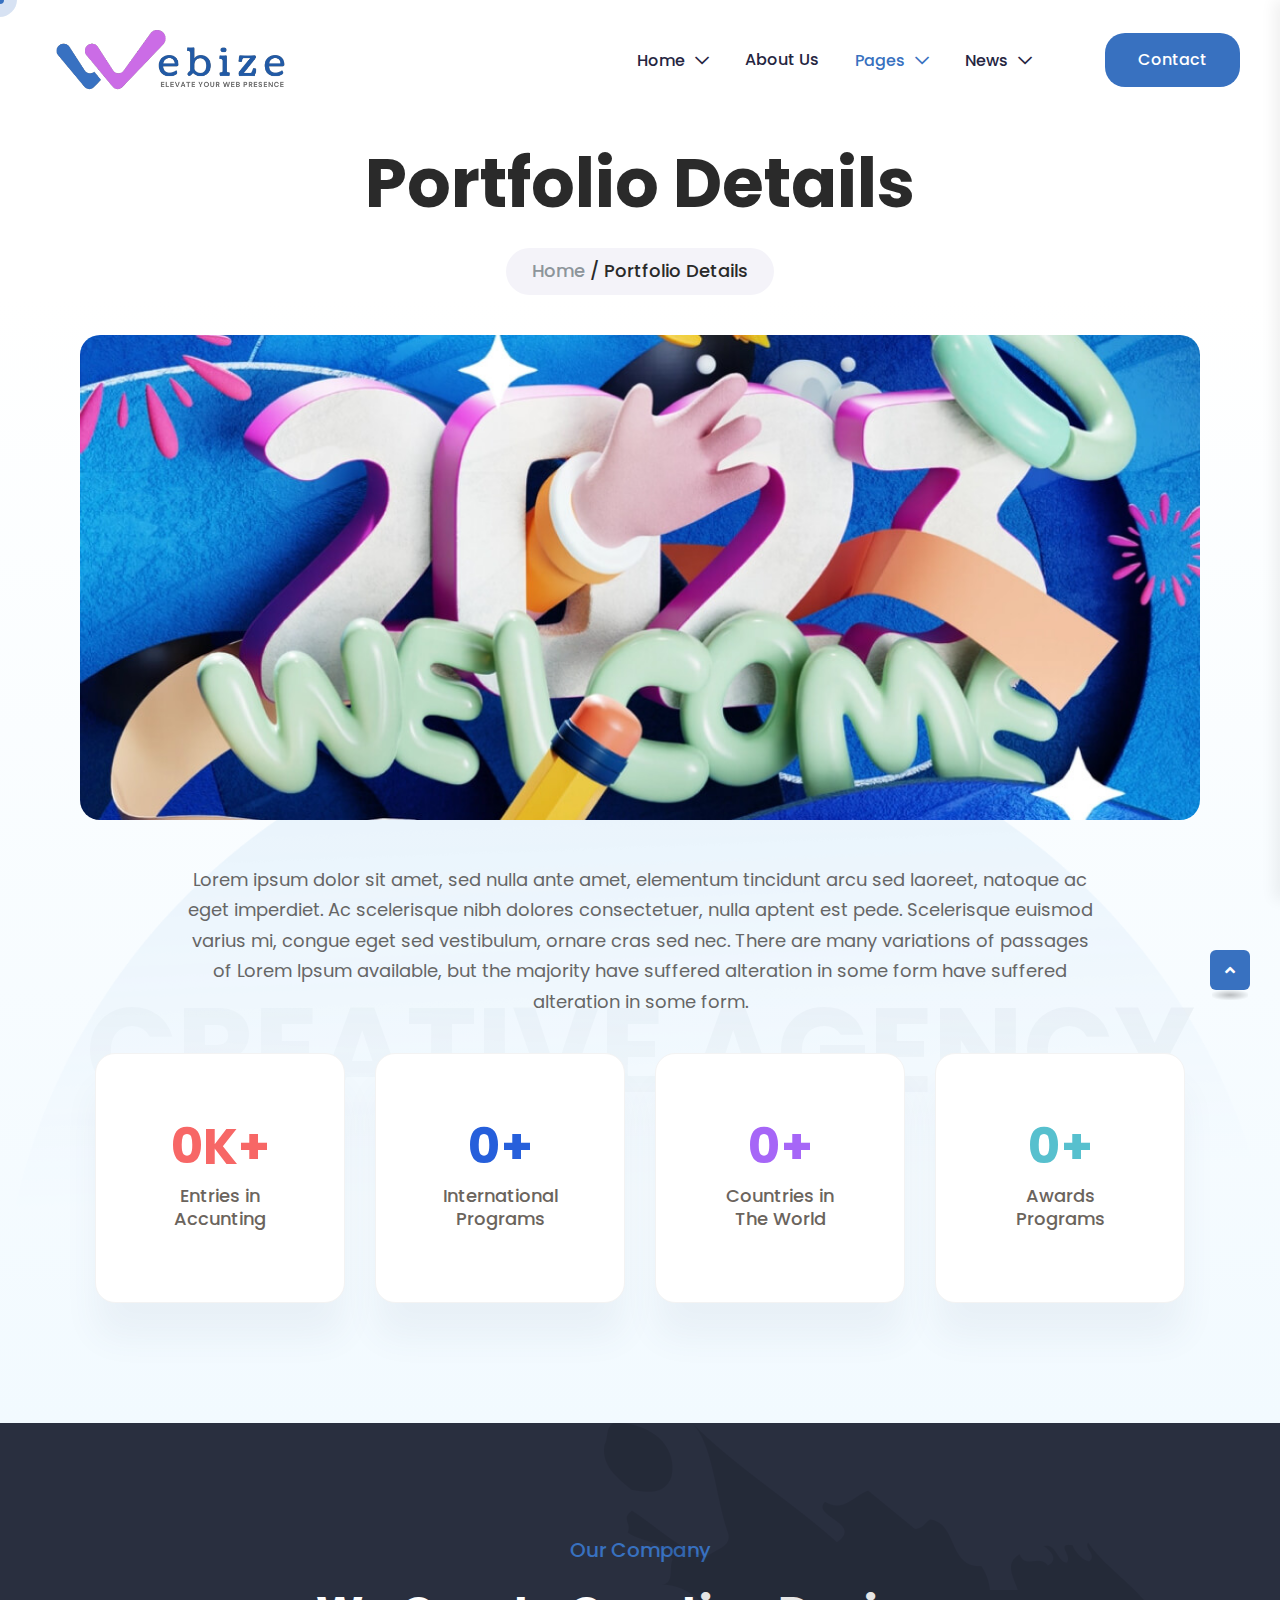
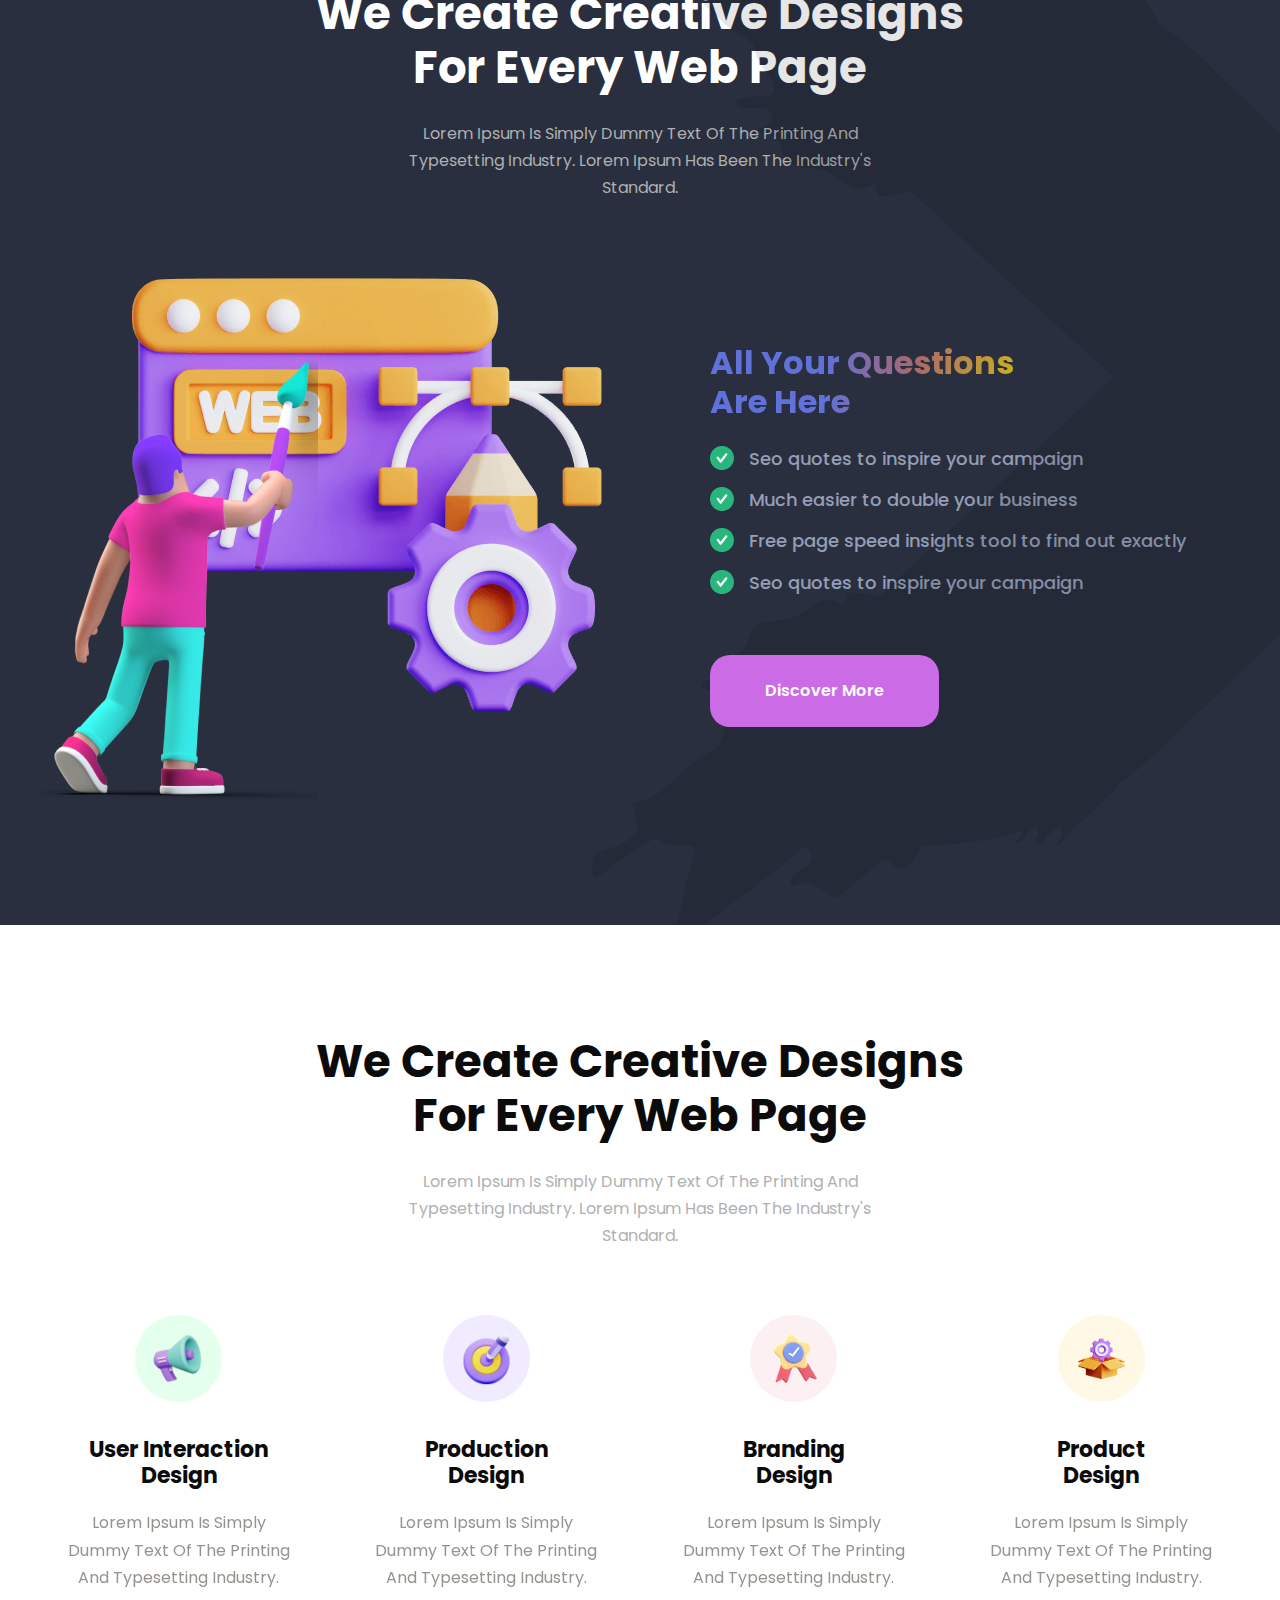
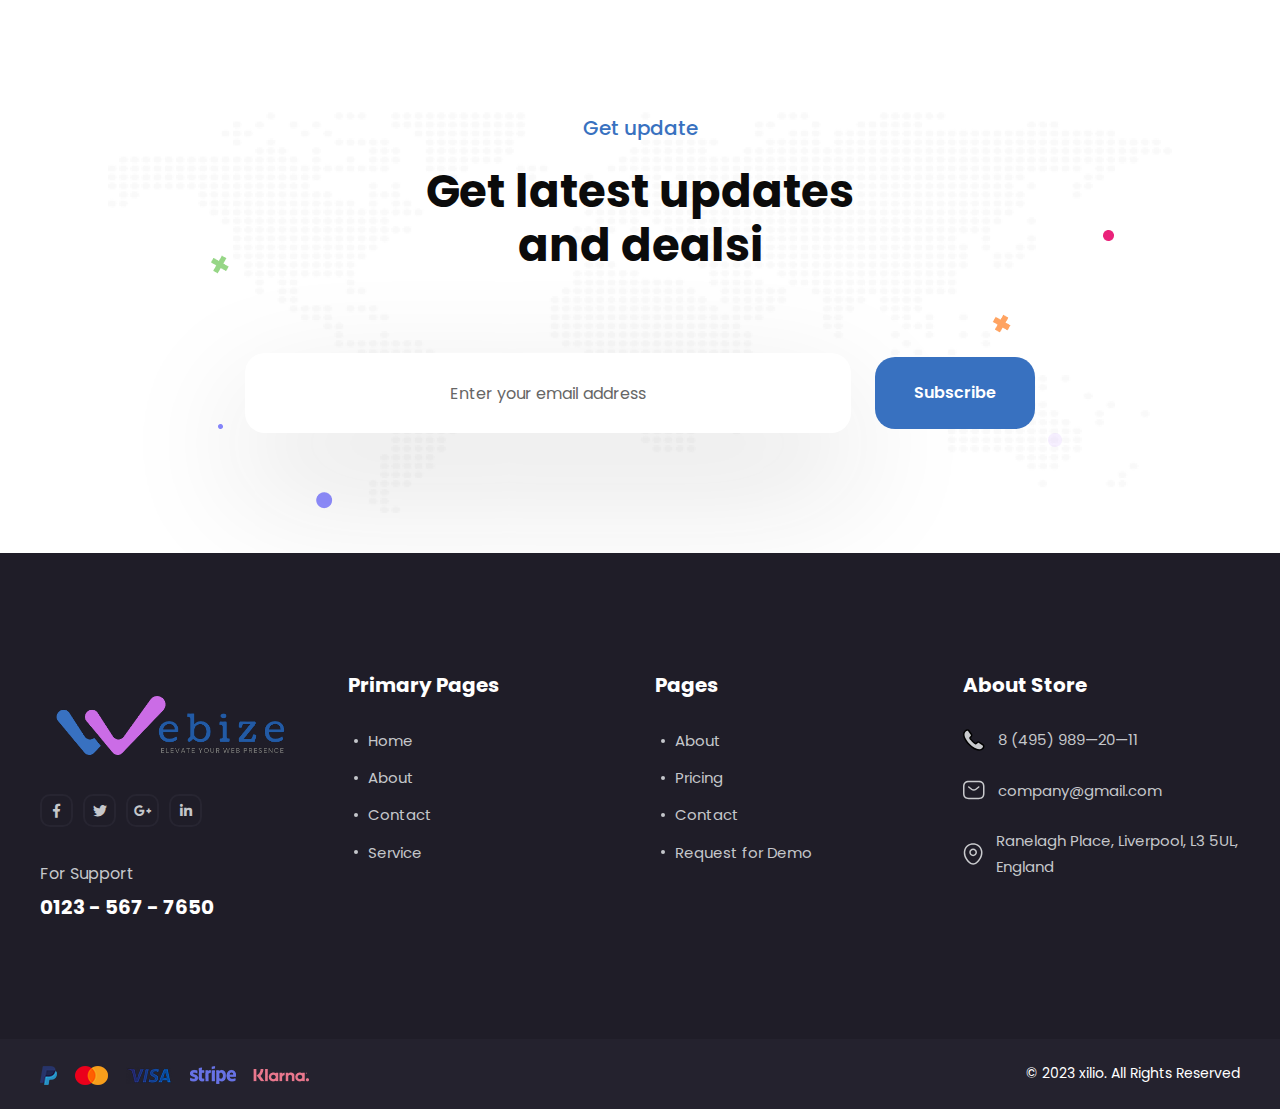
<file: project-details.html>
<!doctype html>
<html class="no-js" lang="en">
    
<!-- Mirrored from themedox.com/demo/xolio/project-details.html by HTTrack Website Copier/3.x [XR&CO'2014], Fri, 17 Feb 2023 19:15:30 GMT -->
<head>
        <meta charset="utf-8">
        <meta http-equiv="x-ua-compatible" content="ie=edge">
        <title>Xolio - Creative Agency HTML5 Template</title>
        <meta name="description" content="Xolio - Creative Agency Template">
        <meta name="viewport" content="width=device-width, initial-scale=1">

		<link rel="shortcut icon" type="image/x-icon" href="assets/img/favicon.png">
        <!-- Place favicon.ico in the root directory -->

        <!-- CSS here -->
        <link rel="stylesheet" href="assets/css/bootstrap.min.css">
        <link rel="stylesheet" href="assets/css/animate.min.css">
        <link rel="stylesheet" href="assets/css/magnific-popup.css">
        <link rel="stylesheet" href="assets/css/fontawesome-all.min.css">
        <link rel="stylesheet" href="assets/css/swiper-bundle.min.css">
        <link rel="stylesheet" href="assets/css/odometer.css">
        <link rel="stylesheet" href="assets/css/slick.css">
        <link rel="stylesheet" href="assets/css/default.css">
        <link rel="stylesheet" href="assets/css/style.css">
        <link rel="stylesheet" href="assets/css/responsive.css">
    </head>
    <body>

        <!--Preloader-->
        <div id="preloader">
            <div id="loader" class="loader">
                <div class="loader-container">
                    <div class="loader-icon"><img src="assets/img/logo/6.png" alt="Xolio - Creative Agency HTML5 Template"></div>
                </div>
            </div>
        </div>
        <!--Preloader-end -->

        <!-- Custom-cursor -->
        <div class="mouseCursor cursor-outer"></div>
        <div class="mouseCursor cursor-inner"><span>Drag</span></div>
        <!-- Custom-cursor-end -->

		<!-- Scroll-top -->
        <button class="scroll-top scroll-to-target" data-target="html">
            <i class="fas fa-angle-up"></i>
        </button>
        <!-- Scroll-top-end-->

        <!-- header-area -->
        <header>
            <div id="sticky-header" class="menu-area transparent-header">
                <div class="container">
                    <div class="row">
                        <div class="col-12">
                            <div class="mobile-nav-toggler"><i class="fas fa-bars"></i></div>
                            <div class="menu-wrap">
                                <nav class="menu-nav">
                                    <div class="logo">
                                        <a href="index.html"><img src="assets/img/logo/webize.png" alt="Logo"></a>
                                    </div>
                                    <div class="navbar-wrap main-menu d-none d-lg-flex">
                                        <ul class="navigation">
                                            <li class="menu-item-has-children"><a href="#">Home</a>
                                                <ul class="sub-menu">
                                                    <li><a href="index.html">Creative Agency</a></li>
                                                    <li><a href="index-2.html">Personal Portfolio</a></li>
                                                    <li><a href="index-3.html">Digital Agency</a></li>
                                                </ul>
                                            </li>
                                            <li><a href="about-us.html">About Us</a></li>
                                            <li class="active menu-item-has-children"><a href="#">pages</a>
                                                <ul class="sub-menu">
                                                    <li><a href="about-me.html">About Me</a></li>
                                                    <li><a href="team.html">Team Page</a></li>
                                                    <li><a href="team-details.html">Team Details</a></li>
                                                    <li class="active"><a href="project-details.html">Portfolio Details</a></li>
                                                    <li><a href="services-details.html">Services Details</a></li>
                                                    <li><a href="contact.html">Contact Us</a></li>
                                                </ul>
                                            </li>
                                            <li class="menu-item-has-children"><a href="#">News</a>
                                                <ul class="sub-menu">
                                                    <li><a href="blog.html">Our Blog</a></li>
                                                    <li><a href="blog-details.html">Blog Details</a></li>
                                                </ul>
                                            </li>
                                        </ul>
                                    </div>
                                    <div class="header-action">
                                        <ul class="list-wrap">
                                            <li class="header-btn"><a href="#!" class="btn">Contact <span></span></a></li>
                                        </ul>
                                    </div>
                                </nav>
                            </div>

                            <!-- Mobile Menu  -->
                            <div class="mobile-menu">
                                <nav class="menu-box">
                                    <div class="close-btn"><i class="fas fa-times"></i></div>
                                    <div class="nav-logo">
                                        <a href="index.html"><img src="assets/img/logo/webize.png" alt="Logo"></a>
                                    </div>
                                    <div class="menu-outer">
                                        <!--Here Menu Will Come Automatically Via Javascript / Same Menu as in Header-->
                                    </div>
                                    <div class="social-links">
                                        <ul class="clearfix list-wrap">
                                            <li><a href="#"><i class="fab fa-facebook-f"></i></a></li>
                                            <li><a href="#"><i class="fab fa-twitter"></i></a></li>
                                            <li><a href="#"><i class="fab fa-instagram"></i></a></li>
                                            <li><a href="#"><i class="fab fa-linkedin-in"></i></a></li>
                                            <li><a href="#"><i class="fab fa-youtube"></i></a></li>
                                        </ul>
                                    </div>
                                </nav>
                            </div>
                            <div class="menu-backdrop"></div>
                            <!-- End Mobile Menu -->

                        </div>
                    </div>
                </div>

                <!-- header-contact -->
                <div class="header-contact-wrap">
                    <div class="container">
                        <div class="row">
                            <div class="col-lg-8">
                                <div class="left-side-content">
                                    <h3 class="title">Contact</h3>
                                    <div class="row">
                                        <div class="col-xl-4 col-lg-5 col-md-6">
                                            <div class="contact-info-list">
                                                <ul class="list-wrap">
                                                    <li>
                                                        <div class="icon">
                                                            <svg viewBox="0 0 22 20" fill="none" xmlns="http://www.w3.org/2000/svg">
                                                                <path fill-rule="evenodd" clip-rule="evenodd"
                                                                    d="M1.5 6.5C1.5 4.89295 1.95538 3.86848 2.63534 3.2371C3.32535 2.59637 4.36497 2.25 5.75 2.25H15.75C17.135 2.25 18.1746 2.59637 18.8647 3.2371C19.5446 3.86848 20 4.89295 20 6.5V13.5C20 15.107 19.5446 16.1315 18.8647 16.7629C18.1746 17.4036 17.135 17.75 15.75 17.75H5.75C4.36497 17.75 3.32535 17.4036 2.63534 16.7629C1.95538 16.1315 1.5 15.107 1.5 13.5V6.5ZM5.75 0.75C4.13503 0.75 2.67465 1.15363 1.61466 2.1379C0.544615 3.13152 0 4.60705 0 6.5V13.5C0 15.393 0.544615 16.8685 1.61466 17.8621C2.67465 18.8464 4.13503 19.25 5.75 19.25H15.75C17.365 19.25 18.8254 18.8464 19.8853 17.8621C20.9554 16.8685 21.5 15.393 21.5 13.5V6.5C21.5 4.60705 20.9554 3.13152 19.8853 2.1379C18.8254 1.15363 17.365 0.75 15.75 0.75H5.75ZM16.2181 7.58602C16.5417 7.32751 16.5945 6.85558 16.336 6.53194C16.0775 6.20829 15.6056 6.15548 15.2819 6.41398L12.1529 8.91324L12.1525 8.91352C11.3961 9.51536 10.0946 9.51549 9.33799 8.91393L6.21898 6.41471C5.89574 6.1557 5.42373 6.20778 5.16471 6.53102C4.9057 6.85426 4.95778 7.32627 5.28102 7.58529L8.40101 10.0853L8.40286 10.0868C9.70626 11.1244 11.7837 11.1244 13.0871 10.0868L13.0881 10.086L16.2181 7.58602Z" />
                                                            </svg>
                                                        </div>
                                                        <div class="content">
                                                            <a href="mailto:company@gmail.com">company@gmail.com</a>
                                                        </div>
                                                    </li>
                                                    <li>
                                                        <div class="icon">
                                                            <svg viewBox="0 0 20 22" fill="none" xmlns="http://www.w3.org/2000/svg">
                                                                <path fill-rule="evenodd" clip-rule="evenodd"
                                                                    d="M2.48199 7.65591C3.37522 3.73032 6.71708 1.74769 10.1338 1.75C13.5508 1.75231 16.8905 3.73971 17.7791 7.66556L17.7791 7.6656C18.8362 12.3354 15.943 16.3756 13.2111 18.999L13.2097 19.0004C11.4913 20.659 8.77127 20.661 7.04076 18.9997C4.31866 16.3762 1.42493 12.3261 2.48199 7.65591ZM10.1348 0.250002C14.1154 0.252693 18.1706 2.60029 19.2421 7.33441C20.4848 12.8239 17.0589 17.3834 14.251 20.08C11.9497 22.3008 8.31046 22.2989 6.00106 20.0809L6.00012 20.08C3.20236 17.3836 -0.22362 12.8139 1.01908 7.32441L1.01926 7.32364C2.09618 2.58953 6.1542 0.247312 10.1348 0.250002ZM7.76166 9.30994C7.76166 8.00103 8.82274 6.93994 10.1317 6.93994C11.4406 6.93994 12.5017 8.00103 12.5017 9.30994C12.5017 10.6189 11.4406 11.6799 10.1317 11.6799C8.82274 11.6799 7.76166 10.6189 7.76166 9.30994ZM10.1317 5.43994C7.99432 5.43994 6.26166 7.1726 6.26166 9.30994C6.26166 11.4473 7.99432 13.1799 10.1317 13.1799C12.269 13.1799 14.0017 11.4473 14.0017 9.30994C14.0017 7.1726 12.269 5.43994 10.1317 5.43994Z" />
                                                            </svg>
                                                        </div>
                                                        <div class="content">
                                                            <span>Ranelagh Place, Liverpool, L3 5UL, England</span>
                                                        </div>
                                                    </li>
                                                    <li>
                                                        <div class="icon">
                                                            <svg viewBox="0 0 22 22" fill="none" xmlns="http://www.w3.org/2000/svg">
                                                                <path fill-rule="evenodd" clip-rule="evenodd"
                                                                    d="M1.5 11C1.5 5.89421 5.64421 1.75 10.75 1.75C15.8558 1.75 20 5.89421 20 11C20 16.1058 15.8558 20.25 10.75 20.25C5.64421 20.25 1.5 16.1058 1.5 11ZM10.75 0.25C4.81579 0.25 0 5.06579 0 11C0 16.9342 4.81579 21.75 10.75 21.75C16.6842 21.75 21.5 16.9342 21.5 11C21.5 5.06579 16.6842 0.25 10.75 0.25ZM11.1289 6.50977C11.1289 6.09555 10.7931 5.75977 10.3789 5.75977C9.96469 5.75977 9.62891 6.09555 9.62891 6.50977V10.6098C9.62891 11.0862 9.79027 11.5637 10.0149 11.9576C10.2393 12.3511 10.5673 12.7322 10.9755 12.9744L10.9766 12.975L14.0746 14.8238C14.4303 15.0361 14.8907 14.9198 15.1029 14.5641C15.3152 14.2084 15.1989 13.748 14.8432 13.5357L11.7433 11.6857L11.7413 11.6845C11.6099 11.6067 11.4483 11.4431 11.3179 11.2145C11.1875 10.9859 11.1289 10.7633 11.1289 10.6098V6.50977Z" />
                                                            </svg>
                                                        </div>
                                                        <div class="content">
                                                            <span>7 Days a week <br> from 10-00 am to 6-00 pm</span>
                                                        </div>
                                                    </li>
                                                </ul>
                                                <div class="lats-chat">
                                                    <a href="contact.html">Lat’s Chat</a>
                                                </div>
                                            </div>
                                        </div>
                                        <div class="col-xl-8 col-lg-7 col-md-6">
                                            <div class="our-best-project">
                                                <div class="content">
                                                    <h4 class="title">One of Our <span>Best Ongoing</span> Projects</h4>
                                                    <a href="project-details.html" class="btn">Details <span></span></a>
                                                </div>
                                                <div class="thumb">
                                                    <img src="assets/img/images/our_project_img.png" alt="">
                                                </div>
                                            </div>
                                        </div>
                                    </div>
                                </div>
                            </div>
                            <div class="col-lg-4">
                                <div class="customer-support-wrap">
                                    <h4 class="title">Customer Support</h4>
                                    <div class="customer-support-content">
                                        <div class="content-top">
                                            <img src="assets/img/images/support_img.png" alt="">
                                            <h4 class="title">Need Help Choosing a Plan?</h4>
                                        </div>
                                        <p>We offer solutions for businesses of all sizes. For questions about our plans and products,,
                                            contact our team of experts. <a href="contact.html">Get in touch</a></p>
                                    </div>
                                    <div class="content-bottom">
                                        <a href="contact.html">Support</a>
                                        <a href="contact.html">Documentation</a>
                                    </div>
                                </div>
                            </div>
                        </div>
                    </div>
                </div>
                <div class="body-contact-overlay"></div>
                <!-- header-contact-end -->
            </div>
        </header>
        <!-- header-area-end -->



        <!-- main-area -->
        <main>

            <!-- breadcrumb-area -->
            <section class="breadcrumb-area breadcrumb-area-two pt-175">
                <div class="container">
                    <div class="row">
                        <div class="col-12">
                            <div class="breadcrumb-content">
                                <h2 class="title">Portfolio Details</h2>
                                <nav aria-label="breadcrumb">
                                    <ol class="breadcrumb">
                                        <li class="breadcrumb-item"><a href="index.html">Home</a></li>
                                        <li class="breadcrumb-item active" aria-current="page">Portfolio Details</li>
                                    </ol>
                                </nav>
                            </div>
                        </div>
                    </div>
                </div>
            </section>
            <!-- breadcrumb-area-end -->

            <!-- project-details-area -->
            <section class="project-details-area pt-40 pb-120">
                <div class="container">
                    <div class="row">
                        <div class="col-lg-12">
                            <div class="project-details-inner">
                                <div class="project-details-img">
                                    <img src="assets/img/images/project_details_img.jpg" alt="">
                                </div>
                                <div class="project-details-content">
                                    <h2 class="title">Creative Agency</h2>
                                    <p>Lorem ipsum dolor sit amet, sed nulla ante amet, elementum tincidunt arcu sed laoreet, natoque ac eget imperdiet. Ac scelerisque nibh dolores consectetuer, nulla aptent est pede. Scelerisque euismod varius mi, congue eget sed vestibulum, ornare cras sed nec. There are many variations of passages of Lorem Ipsum available, but the majority have suffered alteration in some form have suffered alteration in some form.</p>
                                </div>
                                <div class="row align-items-center">
                                    <div class="col-lg-12">
                                        <div class="counter-item-wrap-four">
                                            <ul class="list-wrap">
                                                <li>
                                                    <div class="counter-item-four">
                                                        <h2 class="count"><span class="odometer" data-count="15"></span>K+</h2>
                                                        <p>Entries in <span>Accunting</span></p>
                                                    </div>
                                                </li>
                                                <li>
                                                    <div class="counter-item-four">
                                                        <h2 class="count"><span class="odometer" data-count="120"></span>+</h2>
                                                        <p>International <span>Programs</span></p>
                                                    </div>
                                                </li>
                                                <li>
                                                    <div class="counter-item-four">
                                                        <h2 class="count"><span class="odometer" data-count="46"></span>+</h2>
                                                        <p>Countries in<span>The World</span></p>
                                                    </div>
                                                </li>
                                                <li>
                                                    <div class="counter-item-four">
                                                        <h2 class="count"><span class="odometer" data-count="17"></span>+</h2>
                                                        <p>Awards <span>Programs</span></p>
                                                    </div>
                                                </li>
                                            </ul>
                                        </div>
                                    </div>
                                </div>
                            </div>
                        </div>
                    </div>
                </div>
                <div class="project-shape-wrap">
                    <img src="assets/img/images/services_details_shape.png" alt="">
                </div>
            </section>
            <!-- project-details-area-end -->

            <!-- company-area -->
            <section class="company-area">
                <div class="container">
                    <div class="row justify-content-center">
                        <div class="col-xl-7 col-lg-9">
                            <div class="section-title white-title text-center mb-65">
                                <span class="sub-title">Our Company</span>
                                <h2 class="title">We Create Creative Designs For Every Web Page</h2>
                                <p>Lorem Ipsum is simply dummy text of the printing and typesetting industry. Lorem Ipsum has been the industry's standard.</p>
                            </div>
                        </div>
                    </div>
                    <div class="row align-items-center">
                        <div class="col-lg-6">
                            <div class="company-img">
                                <img src="assets/img/images/company_img01.png" alt="">
                                <img src="assets/img/images/company_img02.png" alt="" data-parallax='{"x" : 120 }'>
                            </div>
                        </div>
                        <div class="col-lg-6">
                            <div class="company-content">
                                <h2 class="title">All Your Questions Are Here</h2>
                                <div class="company-list">
                                    <ul class="list-wrap">
                                        <li>
                                            <img src="assets/img/icon/check_icon.png" alt="">
                                            Seo quotes to inspire your campaign
                                        </li>
                                        <li>
                                            <img src="assets/img/icon/check_icon.png" alt="">
                                            Much easier to double your business
                                        </li>
                                        <li>
                                            <img src="assets/img/icon/check_icon.png" alt="">
                                            Free page speed insights tool to find out exactly
                                        </li>
                                        <li>
                                            <img src="assets/img/icon/check_icon.png" alt="">
                                            Seo quotes to inspire your campaign
                                        </li>
                                    </ul>
                                </div>
                                <a href="about-me.html" class="btn">Discover More <span></span></a>
                            </div>
                        </div>
                    </div>
                </div>
                <div class="company-shape-wrap">
                    <img src="assets/img/images/company_shape.png" alt="">
                </div>
            </section>
            <!-- company-area-end -->

            <!-- services-area -->
            <section class="inner-services-area-two pt-110 pb-90">
                <div class="container">
                    <div class="row justify-content-center">
                        <div class="col-xl-7 col-lg-8">
                            <div class="section-title text-center mb-65">
                                <h2 class="title">We Create Creative Designs For Every Web Page</h2>
                                <p>Lorem Ipsum is simply dummy text of the printing and typesetting industry. Lorem Ipsum has been the industry's standard.</p>
                            </div>
                        </div>
                    </div>
                    <div class="inner-services-wrap-two">
                        <div class="row justify-content-center">
                            <div class="col-xl-3 col-lg-3 col-md-6 col-sm-10">
                                <div class="services-item-five">
                                    <div class="services-icon-five">
                                        <img src="assets/img/icon/inner_two_services_icon01.png" alt="">
                                    </div>
                                    <div class="services-content-five">
                                        <h2 class="title"><a href="services-details.html">User Interaction <span>Design</span></a></h2>
                                        <p>Lorem Ipsum is simply dummy text of the printing and typesetting industry.</p>
                                    </div>
                                </div>
                            </div>
                            <div class="col-xl-3 col-lg-3 col-md-6 col-sm-10">
                                <div class="services-item-five">
                                    <div class="services-icon-five">
                                        <img src="assets/img/icon/inner_two_services_icon02.png" alt="">
                                    </div>
                                    <div class="services-content-five">
                                        <h2 class="title"><a href="services-details.html">Production <span>Design</span></a></h2>
                                        <p>Lorem Ipsum is simply dummy text of the printing and typesetting industry.</p>
                                    </div>
                                </div>
                            </div>
                            <div class="col-xl-3 col-lg-3 col-md-6 col-sm-10">
                                <div class="services-item-five">
                                    <div class="services-icon-five">
                                        <img src="assets/img/icon/inner_two_services_icon03.png" alt="">
                                    </div>
                                    <div class="services-content-five">
                                        <h2 class="title"><a href="services-details.html">Branding <span>Design</span></a></h2>
                                        <p>Lorem Ipsum is simply dummy text of the printing and typesetting industry.</p>
                                    </div>
                                </div>
                            </div>
                            <div class="col-xl-3 col-lg-3 col-md-6 col-sm-10">
                                <div class="services-item-five">
                                    <div class="services-icon-five">
                                        <img src="assets/img/icon/inner_two_services_icon04.png" alt="">
                                    </div>
                                    <div class="services-content-five">
                                        <h2 class="title"><a href="services-details.html">Product <span>Design</span></a></h2>
                                        <p>Lorem Ipsum is simply dummy text of the printing and typesetting industry.</p>
                                    </div>
                                </div>
                            </div>
                        </div>
                    </div>
                </div>
            </section>
            <!-- services-area-end -->

            <!-- newsletter-area -->
            <section class="newsletter-area newsletter-area-three pb-120">
                <div class="container">
                    <div class="row justify-content-center">
                        <div class="col-lg-6">
                            <div class="section-title text-center mb-80">
                                <span class="sub-title">Get update</span>
                                <h2 class="title">Get latest updates <br> and dealsi</h2>
                            </div>
                        </div>
                    </div>
                    <div class="row justify-content-center">
                        <div class="col-lg-8">
                            <div class="newsletter-form">
                                <form action="#">
                                    <input type="email" placeholder="Enter your email address">
                                    <button type="submit" class="btn">Subscribe <span></span></button>
                                </form>
                            </div>
                        </div>
                    </div>
                </div>
                <div class="newsletter-shape-wrap">
                    <img src="assets/img/images/newsletter_bg_shape.png" alt="" class="bg-shape">
                    <img src="assets/img/images/newsletter_shape01.png" alt="" class="shape-one">
                    <img src="assets/img/images/newsletter_shape02.png" alt="" class="shape-two">
                    <img src="assets/img/images/newsletter_shape03.png" alt="" class="shape-three">
                    <img src="assets/img/images/newsletter_shape04.png" alt="" class="shape-four">
                    <img src="assets/img/images/newsletter_shape05.png" alt="" class="shape-five">
                    <img src="assets/img/images/newsletter_shape06.png" alt="" class="shape-six">
                </div>
            </section>
            <!-- newsletter-area-end -->
        </main>
        <!-- main-area-end -->

        <!-- footer-area -->
        <footer>
            <div class="footer-area">
                <div class="footer-top">
                    <div class="container">
                        <div class="row">
                            <div class="col-lg-3 col-sm-6">
                                <div class="footer-widget">
                                    <div class="logo">
                                        <a href="index.html"><img src="assets/img/logo/webize.png" alt=""></a>
                                    </div>
                                    <div class="footer-social">
                                        <ul class="list-wrap">
                                            <li><a href="#"><i class="fab fa-facebook-f"></i></a></li>
                                            <li class="active"><a href="#"><i class="fab fa-twitter"></i></a></li>
                                            <li><a href="#"><i class="fab fa-google-plus-g"></i></a></li>
                                            <li><a href="#"><i class="fab fa-linkedin-in"></i></a></li>
                                        </ul>
                                    </div>
                                    <div class="footer-contact">
                                        <span>For Support</span>
                                        <h2 class="title"><a href="tel:0123456789">0123 - 567 - 7650</a></h2>
                                    </div>
                                </div>
                            </div>
                            <div class="col-lg-3 col-sm-6">
                                <div class="footer-widget">
                                    <h4 class="fw-title">Primary Pages</h4>
                                    <div class="fw-link">
                                        <ul class="list-wrap">
                                            <li><a href="index.html">Home</a></li>
                                            <li><a href="about-us.html">About</a></li>
                                            <li><a href="contact.html">Contact</a></li>
                                            <li><a href="services-details.html">Service</a></li>
                                        </ul>
                                    </div>
                                </div>
                            </div>
                            <div class="col-lg-3 col-sm-6">
                                <div class="footer-widget">
                                    <h4 class="fw-title">Pages</h4>
                                    <div class="fw-link">
                                        <ul class="list-wrap">
                                            <li><a href="about-us.html">About</a></li>
                                            <li><a href="contact.html">Pricing</a></li>
                                            <li><a href="contact.html">Contact</a></li>
                                            <li><a href="contact.html">Request for Demo</a></li>
                                        </ul>
                                    </div>
                                </div>
                            </div>
                            <div class="col-lg-3 col-sm-6">
                                <div class="footer-widget">
                                    <h4 class="fw-title">About Store</h4>
                                    <div class="footer-about">
                                        <ul class="list-wrap">
                                            <li><img src="assets/img/icon/phone_icon.svg" alt=""><a href="tel:0123456789">8 (495) 989—20—11</a></li>
                                            <li><img src="assets/img/icon/mail_icon.svg" alt=""><a href="mailto:company@gmail.com">company@gmail.com</a></li>
                                            <li><img src="assets/img/icon/loction_icon.svg" alt=""><span>Ranelagh Place, Liverpool, L3 5UL, England</span></li>
                                        </ul>
                                    </div>
                                </div>
                            </div>
                        </div>
                    </div>
                </div>
                <div class="footer-bottom">
                    <div class="container">
                        <div class="row align-items-center">
                            <div class="col-md-6">
                                <div class="cart-img">
                                    <img src="assets/img/images/cart_img.png" alt="">
                                </div>
                            </div>
                            <div class="col-md-6">
                                <div class="copyright-text text-end">
                                    <p>© 2023 xilio. All Rights Reserved</p>
                                </div>
                            </div>
                        </div>
                    </div>
                </div>
            </div>
        </footer>
        <!-- footer-area-end -->



        <!-- JS here -->
        <script src="assets/js/vendor/jquery-3.6.0.min.js"></script>
        <script src="assets/js/bootstrap.min.js"></script>
        <script src="assets/js/isotope.pkgd.min.js"></script>
        <script src="assets/js/imagesloaded.pkgd.min.js"></script>
        <script src="assets/js/jquery.magnific-popup.min.js"></script>
        <script src="assets/js/jquery.odometer.min.js"></script>
        <script src="assets/js/swiper-bundle.min.js"></script>
        <script src="assets/js/jquery.appear.js"></script>
        <script src="assets/js/slick.min.js"></script>
        <script src="assets/js/ajax-form.js"></script>
        <script src="assets/js/parallax.min.js"></script>
        <script src="assets/js/jquery.parallaxScroll.min.js"></script>
        <script src="assets/js/tween-max.js"></script>
        <script src="assets/js/wow.min.js"></script>
        <script src="assets/js/main.js"></script>
    </body>

<!-- Mirrored from themedox.com/demo/xolio/project-details.html by HTTrack Website Copier/3.x [XR&CO'2014], Fri, 17 Feb 2023 19:15:35 GMT -->
</html>
</file>
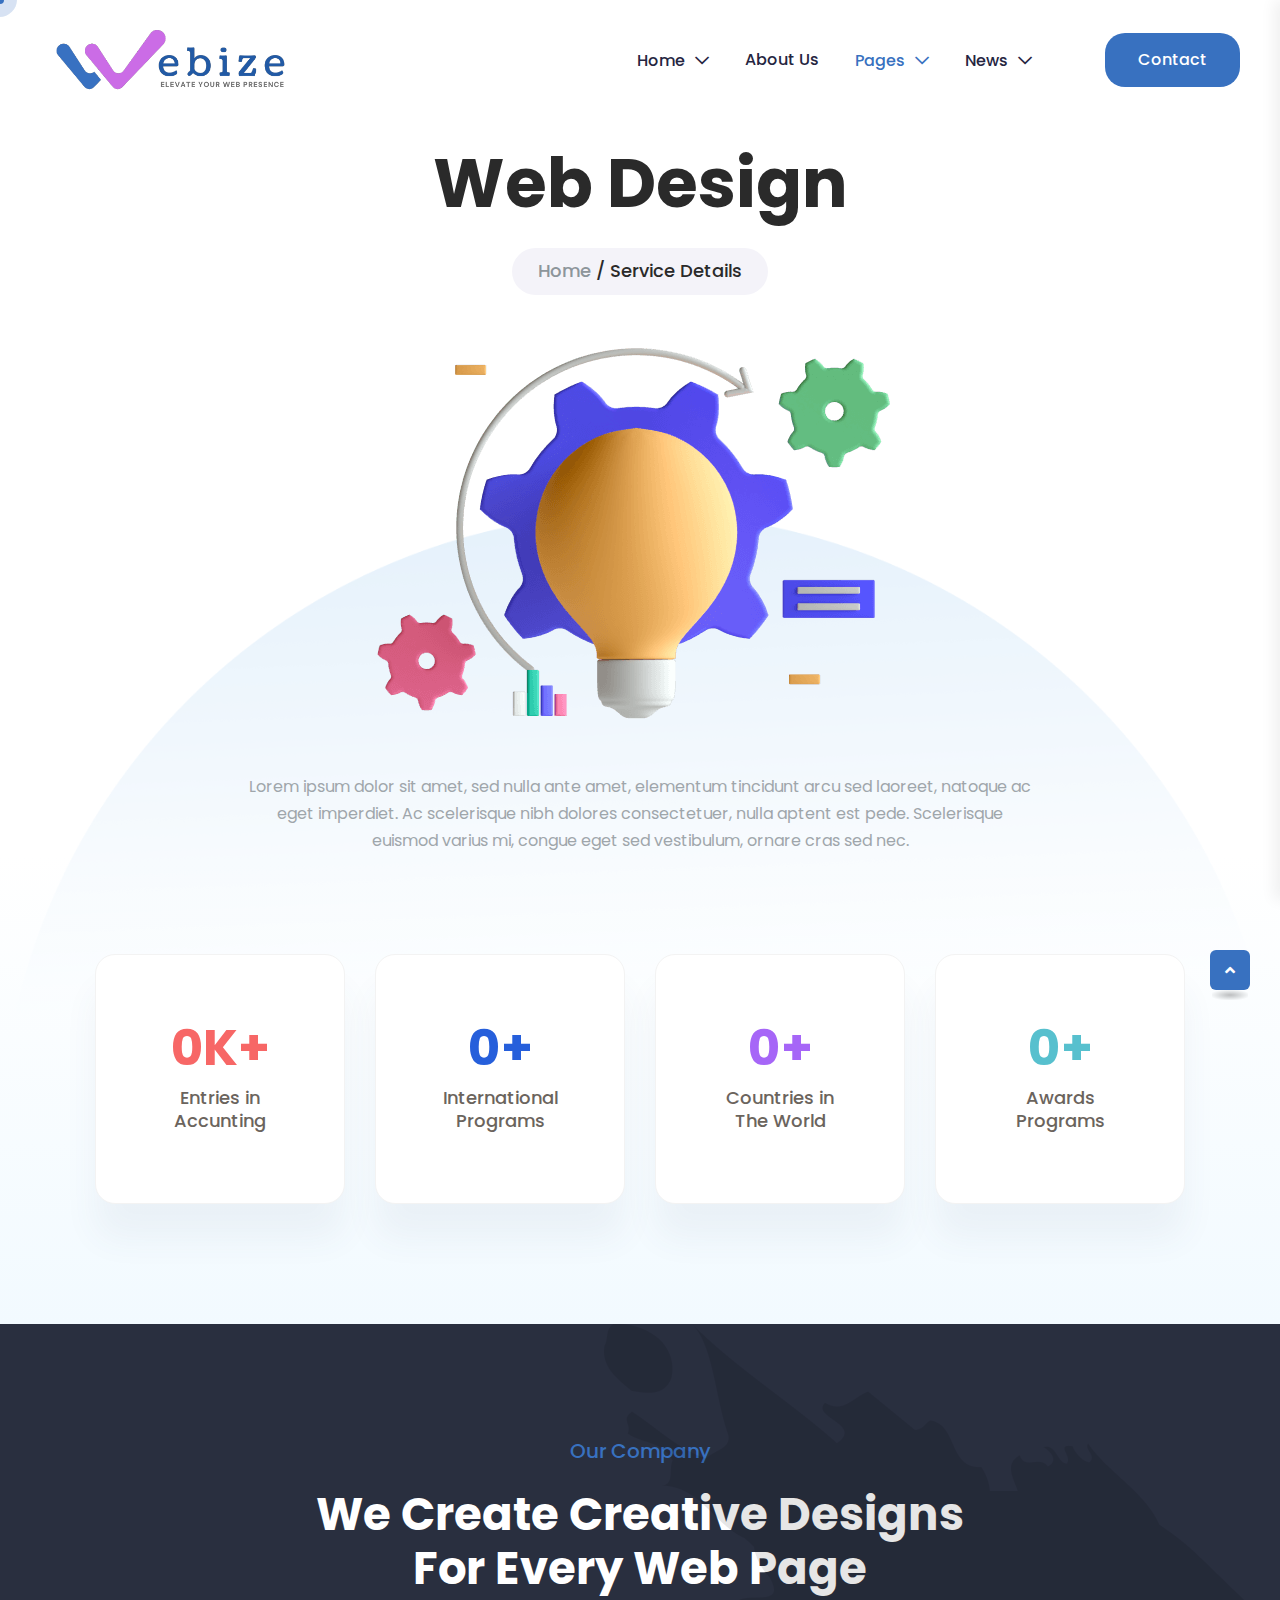
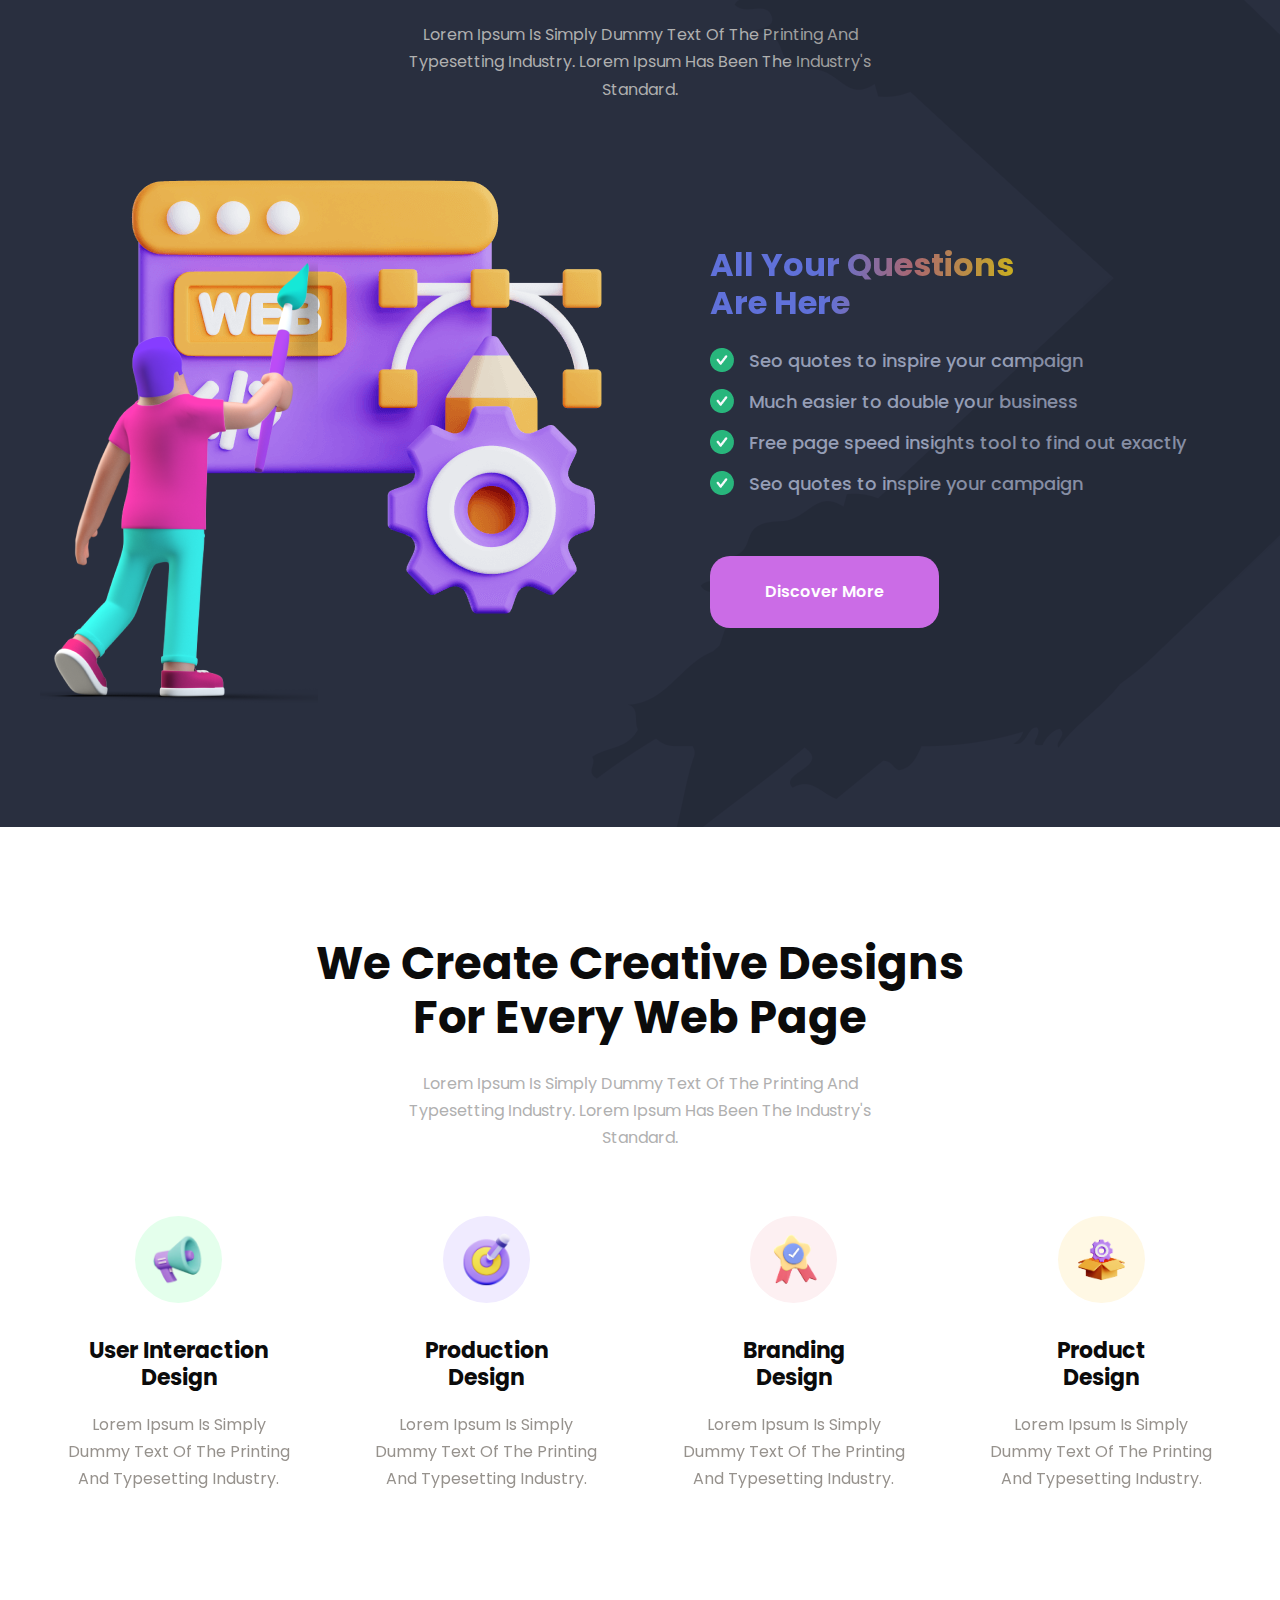
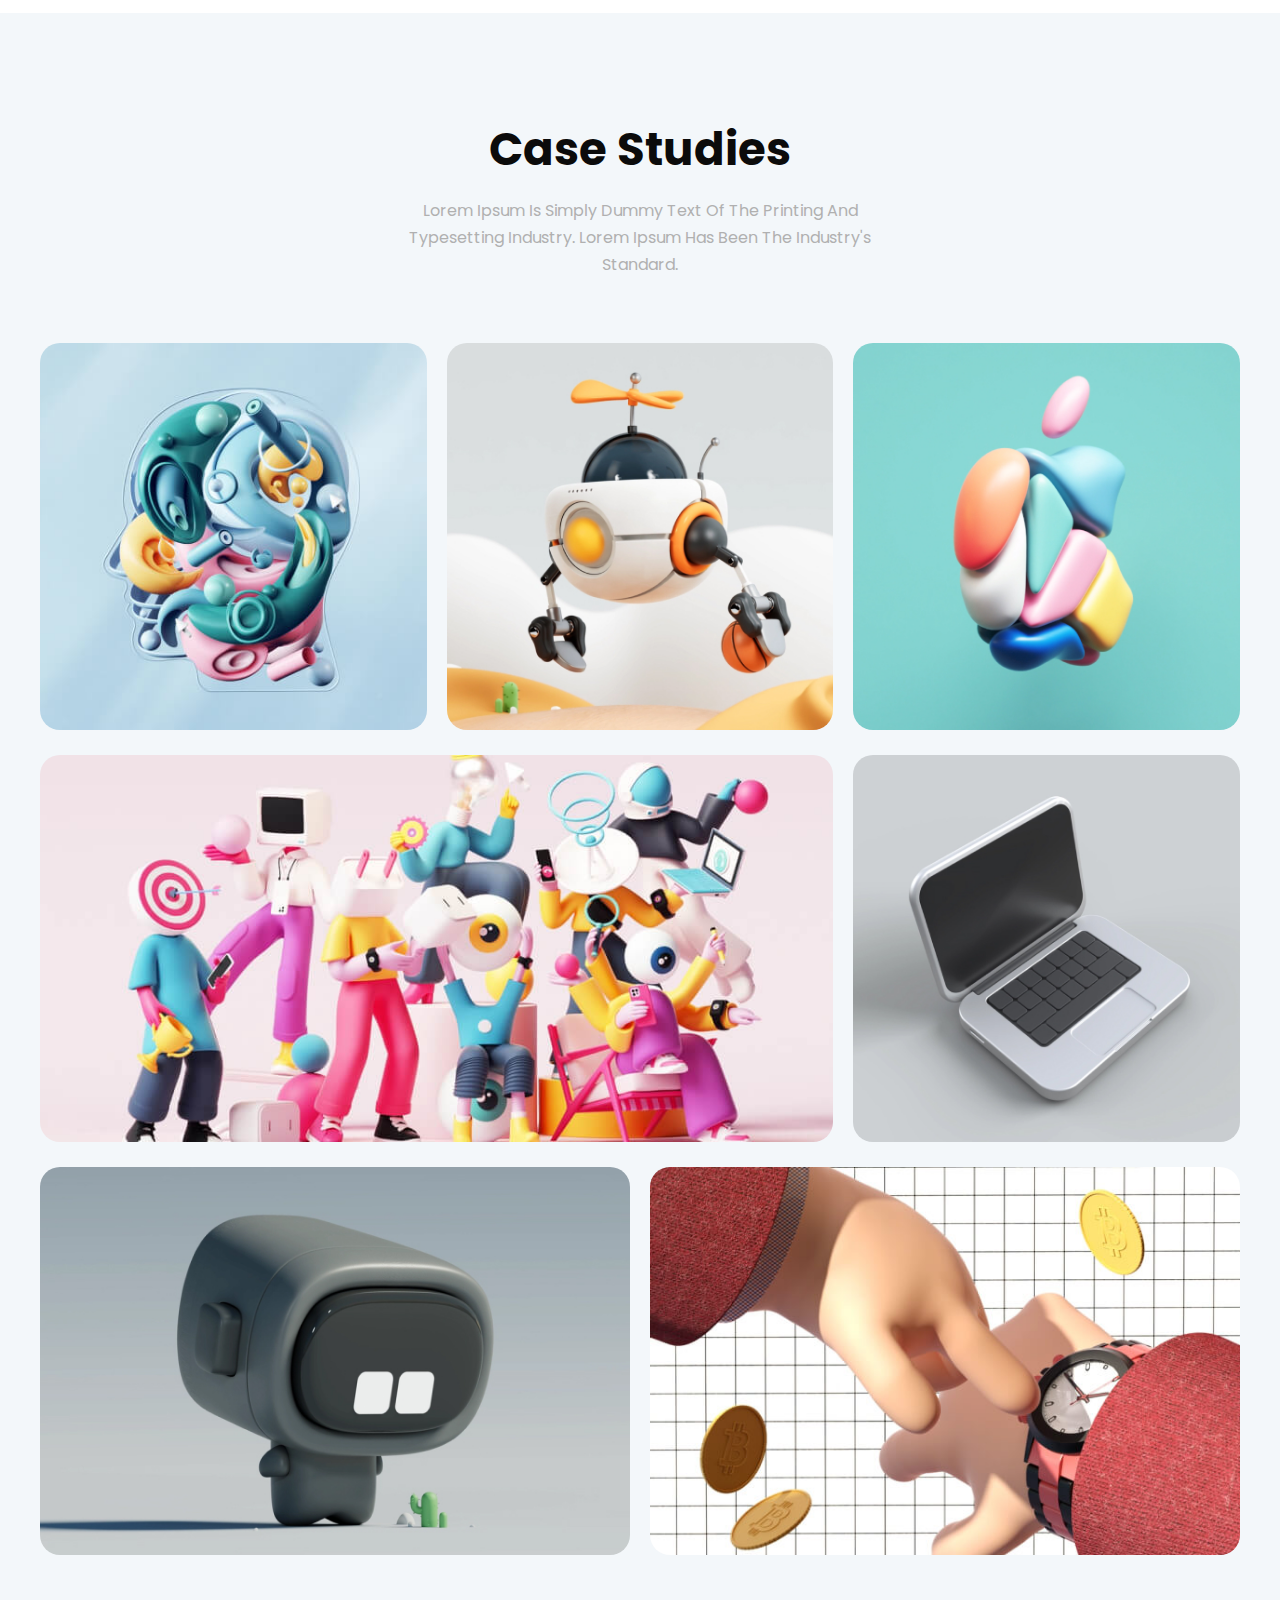
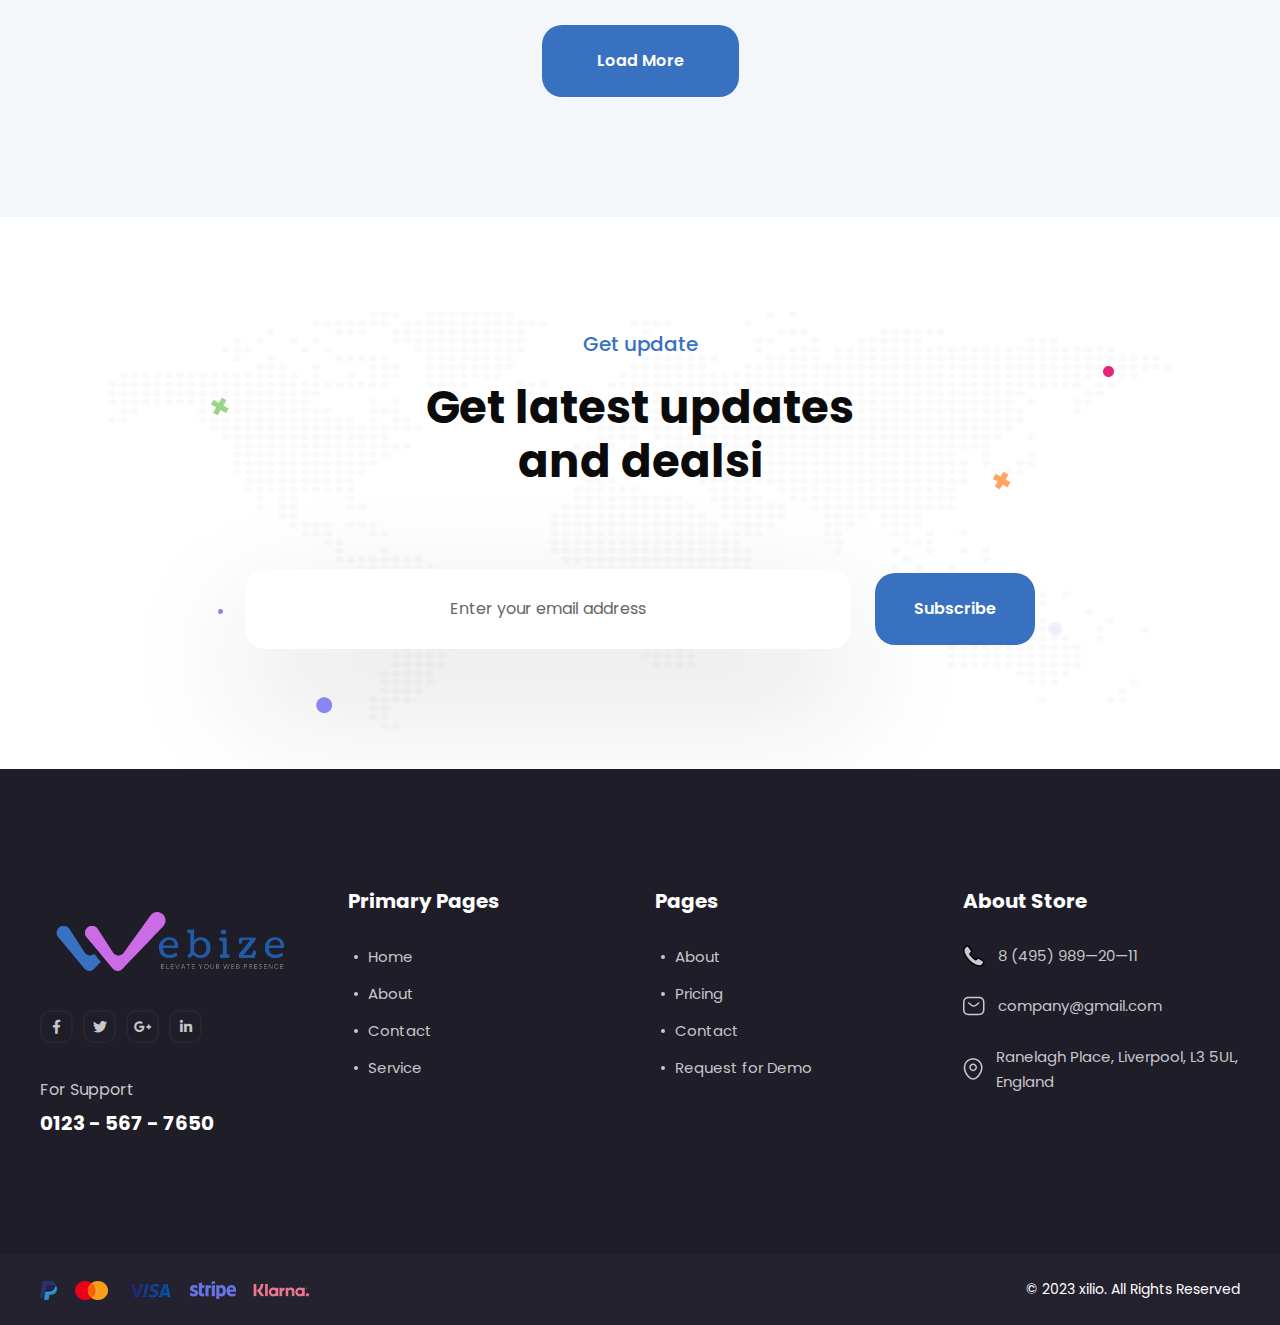
<file: services-details.html>
<!doctype html>
<html class="no-js" lang="en">
    
<!-- Mirrored from themedox.com/demo/xolio/services-details.html by HTTrack Website Copier/3.x [XR&CO'2014], Fri, 17 Feb 2023 19:15:35 GMT -->
<head>
        <meta charset="utf-8">
        <meta http-equiv="x-ua-compatible" content="ie=edge">
        <title>Xolio - Creative Agency HTML5 Template</title>
        <meta name="description" content="Xolio - Creative Agency Template">
        <meta name="viewport" content="width=device-width, initial-scale=1">

		<link rel="shortcut icon" type="image/x-icon" href="assets/img/favicon.png">
        <!-- Place favicon.ico in the root directory -->

        <!-- CSS here -->
        <link rel="stylesheet" href="assets/css/bootstrap.min.css">
        <link rel="stylesheet" href="assets/css/animate.min.css">
        <link rel="stylesheet" href="assets/css/magnific-popup.css">
        <link rel="stylesheet" href="assets/css/fontawesome-all.min.css">
        <link rel="stylesheet" href="assets/css/swiper-bundle.min.css">
        <link rel="stylesheet" href="assets/css/odometer.css">
        <link rel="stylesheet" href="assets/css/slick.css">
        <link rel="stylesheet" href="assets/css/default.css">
        <link rel="stylesheet" href="assets/css/style.css">
        <link rel="stylesheet" href="assets/css/responsive.css">
    </head>
    <body>

        <!--Preloader-->
        <div id="preloader">
            <div id="loader" class="loader">
                <div class="loader-container">
                    <div class="loader-icon"><img src="assets/img/logo/6.png" alt="Xolio - Creative Agency HTML5 Template"></div>
                </div>
            </div>
        </div>
        <!--Preloader-end -->

        <!-- Custom-cursor -->
        <div class="mouseCursor cursor-outer"></div>
        <div class="mouseCursor cursor-inner"><span>Drag</span></div>
        <!-- Custom-cursor-end -->

		<!-- Scroll-top -->
        <button class="scroll-top scroll-to-target" data-target="html">
            <i class="fas fa-angle-up"></i>
        </button>
        <!-- Scroll-top-end-->

        <!-- header-area -->
        <header>
            <div id="sticky-header" class="menu-area transparent-header">
                <div class="container">
                    <div class="row">
                        <div class="col-12">
                            <div class="mobile-nav-toggler"><i class="fas fa-bars"></i></div>
                            <div class="menu-wrap">
                                <nav class="menu-nav">
                                    <div class="logo">
                                        <a href="index.html"><img src="assets/img/logo/webize.png" alt="Logo"></a>
                                    </div>
                                    <div class="navbar-wrap main-menu d-none d-lg-flex">
                                        <ul class="navigation">
                                            <li class="menu-item-has-children"><a href="#">Home</a>
                                                <ul class="sub-menu">
                                                    <li><a href="index.html">Creative Agency</a></li>
                                                    <li><a href="index-2.html">Personal Portfolio</a></li>
                                                    <li><a href="index-3.html">Digital Agency</a></li>
                                                </ul>
                                            </li>
                                            <li><a href="about-us.html">About Us</a></li>
                                            <li class="active menu-item-has-children"><a href="#">pages</a>
                                                <ul class="sub-menu">
                                                    <li><a href="about-me.html">About Me</a></li>
                                                    <li><a href="team.html">Team Page</a></li>
                                                    <li><a href="team-details.html">Team Details</a></li>
                                                    <li><a href="project-details.html">Portfolio Details</a></li>
                                                    <li class="active"><a href="services-details.html">Services Details</a></li>
                                                    <li><a href="contact.html">Contact Us</a></li>
                                                </ul>
                                            </li>
                                            <li class="menu-item-has-children"><a href="#">News</a>
                                                <ul class="sub-menu">
                                                    <li><a href="blog.html">Our Blog</a></li>
                                                    <li><a href="blog-details.html">Blog Details</a></li>
                                                </ul>
                                            </li>
                                        </ul>
                                    </div>
                                    <div class="header-action">
                                        <ul class="list-wrap">
                                            <li class="header-btn"><a href="#!" class="btn">Contact <span></span></a></li>
                                        </ul>
                                    </div>
                                </nav>
                            </div>

                            <!-- Mobile Menu  -->
                            <div class="mobile-menu">
                                <nav class="menu-box">
                                    <div class="close-btn"><i class="fas fa-times"></i></div>
                                    <div class="nav-logo">
                                        <a href="index.html"><img src="assets/img/logo/webize.png" alt="Logo"></a>
                                    </div>
                                    <div class="menu-outer">
                                        <!--Here Menu Will Come Automatically Via Javascript / Same Menu as in Header-->
                                    </div>
                                    <div class="social-links">
                                        <ul class="clearfix list-wrap">
                                            <li><a href="#"><i class="fab fa-facebook-f"></i></a></li>
                                            <li><a href="#"><i class="fab fa-twitter"></i></a></li>
                                            <li><a href="#"><i class="fab fa-instagram"></i></a></li>
                                            <li><a href="#"><i class="fab fa-linkedin-in"></i></a></li>
                                            <li><a href="#"><i class="fab fa-youtube"></i></a></li>
                                        </ul>
                                    </div>
                                </nav>
                            </div>
                            <div class="menu-backdrop"></div>
                            <!-- End Mobile Menu -->

                        </div>
                    </div>
                </div>

                <!-- header-contact -->
                <div class="header-contact-wrap">
                    <div class="container">
                        <div class="row">
                            <div class="col-lg-8">
                                <div class="left-side-content">
                                    <h3 class="title">Contact</h3>
                                    <div class="row">
                                        <div class="col-xl-4 col-lg-5 col-md-6">
                                            <div class="contact-info-list">
                                                <ul class="list-wrap">
                                                    <li>
                                                        <div class="icon">
                                                            <svg viewBox="0 0 22 20" fill="none" xmlns="http://www.w3.org/2000/svg">
                                                                <path fill-rule="evenodd" clip-rule="evenodd"
                                                                    d="M1.5 6.5C1.5 4.89295 1.95538 3.86848 2.63534 3.2371C3.32535 2.59637 4.36497 2.25 5.75 2.25H15.75C17.135 2.25 18.1746 2.59637 18.8647 3.2371C19.5446 3.86848 20 4.89295 20 6.5V13.5C20 15.107 19.5446 16.1315 18.8647 16.7629C18.1746 17.4036 17.135 17.75 15.75 17.75H5.75C4.36497 17.75 3.32535 17.4036 2.63534 16.7629C1.95538 16.1315 1.5 15.107 1.5 13.5V6.5ZM5.75 0.75C4.13503 0.75 2.67465 1.15363 1.61466 2.1379C0.544615 3.13152 0 4.60705 0 6.5V13.5C0 15.393 0.544615 16.8685 1.61466 17.8621C2.67465 18.8464 4.13503 19.25 5.75 19.25H15.75C17.365 19.25 18.8254 18.8464 19.8853 17.8621C20.9554 16.8685 21.5 15.393 21.5 13.5V6.5C21.5 4.60705 20.9554 3.13152 19.8853 2.1379C18.8254 1.15363 17.365 0.75 15.75 0.75H5.75ZM16.2181 7.58602C16.5417 7.32751 16.5945 6.85558 16.336 6.53194C16.0775 6.20829 15.6056 6.15548 15.2819 6.41398L12.1529 8.91324L12.1525 8.91352C11.3961 9.51536 10.0946 9.51549 9.33799 8.91393L6.21898 6.41471C5.89574 6.1557 5.42373 6.20778 5.16471 6.53102C4.9057 6.85426 4.95778 7.32627 5.28102 7.58529L8.40101 10.0853L8.40286 10.0868C9.70626 11.1244 11.7837 11.1244 13.0871 10.0868L13.0881 10.086L16.2181 7.58602Z" />
                                                            </svg>
                                                        </div>
                                                        <div class="content">
                                                            <a href="mailto:company@gmail.com">company@gmail.com</a>
                                                        </div>
                                                    </li>
                                                    <li>
                                                        <div class="icon">
                                                            <svg viewBox="0 0 20 22" fill="none" xmlns="http://www.w3.org/2000/svg">
                                                                <path fill-rule="evenodd" clip-rule="evenodd"
                                                                    d="M2.48199 7.65591C3.37522 3.73032 6.71708 1.74769 10.1338 1.75C13.5508 1.75231 16.8905 3.73971 17.7791 7.66556L17.7791 7.6656C18.8362 12.3354 15.943 16.3756 13.2111 18.999L13.2097 19.0004C11.4913 20.659 8.77127 20.661 7.04076 18.9997C4.31866 16.3762 1.42493 12.3261 2.48199 7.65591ZM10.1348 0.250002C14.1154 0.252693 18.1706 2.60029 19.2421 7.33441C20.4848 12.8239 17.0589 17.3834 14.251 20.08C11.9497 22.3008 8.31046 22.2989 6.00106 20.0809L6.00012 20.08C3.20236 17.3836 -0.22362 12.8139 1.01908 7.32441L1.01926 7.32364C2.09618 2.58953 6.1542 0.247312 10.1348 0.250002ZM7.76166 9.30994C7.76166 8.00103 8.82274 6.93994 10.1317 6.93994C11.4406 6.93994 12.5017 8.00103 12.5017 9.30994C12.5017 10.6189 11.4406 11.6799 10.1317 11.6799C8.82274 11.6799 7.76166 10.6189 7.76166 9.30994ZM10.1317 5.43994C7.99432 5.43994 6.26166 7.1726 6.26166 9.30994C6.26166 11.4473 7.99432 13.1799 10.1317 13.1799C12.269 13.1799 14.0017 11.4473 14.0017 9.30994C14.0017 7.1726 12.269 5.43994 10.1317 5.43994Z" />
                                                            </svg>
                                                        </div>
                                                        <div class="content">
                                                            <span>Ranelagh Place, Liverpool, L3 5UL, England</span>
                                                        </div>
                                                    </li>
                                                    <li>
                                                        <div class="icon">
                                                            <svg viewBox="0 0 22 22" fill="none" xmlns="http://www.w3.org/2000/svg">
                                                                <path fill-rule="evenodd" clip-rule="evenodd"
                                                                    d="M1.5 11C1.5 5.89421 5.64421 1.75 10.75 1.75C15.8558 1.75 20 5.89421 20 11C20 16.1058 15.8558 20.25 10.75 20.25C5.64421 20.25 1.5 16.1058 1.5 11ZM10.75 0.25C4.81579 0.25 0 5.06579 0 11C0 16.9342 4.81579 21.75 10.75 21.75C16.6842 21.75 21.5 16.9342 21.5 11C21.5 5.06579 16.6842 0.25 10.75 0.25ZM11.1289 6.50977C11.1289 6.09555 10.7931 5.75977 10.3789 5.75977C9.96469 5.75977 9.62891 6.09555 9.62891 6.50977V10.6098C9.62891 11.0862 9.79027 11.5637 10.0149 11.9576C10.2393 12.3511 10.5673 12.7322 10.9755 12.9744L10.9766 12.975L14.0746 14.8238C14.4303 15.0361 14.8907 14.9198 15.1029 14.5641C15.3152 14.2084 15.1989 13.748 14.8432 13.5357L11.7433 11.6857L11.7413 11.6845C11.6099 11.6067 11.4483 11.4431 11.3179 11.2145C11.1875 10.9859 11.1289 10.7633 11.1289 10.6098V6.50977Z" />
                                                            </svg>
                                                        </div>
                                                        <div class="content">
                                                            <span>7 Days a week <br> from 10-00 am to 6-00 pm</span>
                                                        </div>
                                                    </li>
                                                </ul>
                                                <div class="lats-chat">
                                                    <a href="contact.html">Lat’s Chat</a>
                                                </div>
                                            </div>
                                        </div>
                                        <div class="col-xl-8 col-lg-7 col-md-6">
                                            <div class="our-best-project">
                                                <div class="content">
                                                    <h4 class="title">One of Our <span>Best Ongoing</span> Projects</h4>
                                                    <a href="project-details.html" class="btn">Details <span></span></a>
                                                </div>
                                                <div class="thumb">
                                                    <img src="assets/img/images/our_project_img.png" alt="">
                                                </div>
                                            </div>
                                        </div>
                                    </div>
                                </div>
                            </div>
                            <div class="col-lg-4">
                                <div class="customer-support-wrap">
                                    <h4 class="title">Customer Support</h4>
                                    <div class="customer-support-content">
                                        <div class="content-top">
                                            <img src="assets/img/images/support_img.png" alt="">
                                            <h4 class="title">Need Help Choosing a Plan?</h4>
                                        </div>
                                        <p>We offer solutions for businesses of all sizes. For questions about our plans and products,,
                                            contact our team of experts. <a href="contact.html">Get in touch</a></p>
                                    </div>
                                    <div class="content-bottom">
                                        <a href="contact.html">Support</a>
                                        <a href="contact.html">Documentation</a>
                                    </div>
                                </div>
                            </div>
                        </div>
                    </div>
                </div>
                <div class="body-contact-overlay"></div>
                <!-- header-contact-end -->
            </div>
        </header>
        <!-- header-area-end -->



        <!-- main-area -->
        <main>

            <!-- breadcrumb-area -->
            <section class="breadcrumb-area breadcrumb-area-two pt-175">
                <div class="container">
                    <div class="row">
                        <div class="col-12">
                            <div class="breadcrumb-content">
                                <h2 class="title">Web Design</h2>
                                <nav aria-label="breadcrumb">
                                    <ol class="breadcrumb">
                                        <li class="breadcrumb-item"><a href="index.html">Home</a></li>
                                        <li class="breadcrumb-item active" aria-current="page">Service Details</li>
                                    </ol>
                                </nav>
                            </div>
                        </div>
                    </div>
                </div>
            </section>
            <!-- breadcrumb-area-end -->

            <!-- services-details-area -->
            <div class="services-details-area">
                <div class="container">
                    <div class="row justify-content-center">
                        <div class="col-xl-8 col-lg-10">
                            <div class="services-details-img text-center">
                                <img src="assets/img/images/services_details_img.png" alt="">
                            </div>
                            <div class="services-details-content text-center">
                                <p>Lorem ipsum dolor sit amet, sed nulla ante amet, elementum tincidunt arcu sed laoreet, natoque ac eget imperdiet. Ac scelerisque nibh dolores consectetuer, nulla aptent est pede. Scelerisque euismod varius mi, congue eget sed vestibulum, ornare cras sed nec.</p>
                            </div>
                        </div>
                    </div>
                </div>
                <div class="services-details-shape">
                    <img src="assets/img/images/services_details_shape.png" alt="">
                </div>
            </div>
            <!-- services-details-area-end -->

            <!-- counter-area -->
            <section class="counter-area-four pt-100 pb-120">
                <div class="container">
                    <div class="row align-items-center">
                        <div class="col-lg-12">
                            <div class="counter-item-wrap-four">
                                <ul class="list-wrap">
                                    <li>
                                        <div class="counter-item-four">
                                            <h2 class="count"><span class="odometer" data-count="15"></span>K+</h2>
                                            <p>Entries in <span>Accunting</span></p>
                                        </div>
                                    </li>
                                    <li>
                                        <div class="counter-item-four">
                                            <h2 class="count"><span class="odometer" data-count="120"></span>+</h2>
                                            <p>International <span>Programs</span></p>
                                        </div>
                                    </li>
                                    <li>
                                        <div class="counter-item-four">
                                            <h2 class="count"><span class="odometer" data-count="46"></span>+</h2>
                                            <p>Countries in<span>The World</span></p>
                                        </div>
                                    </li>
                                    <li>
                                        <div class="counter-item-four">
                                            <h2 class="count"><span class="odometer" data-count="17"></span>+</h2>
                                            <p>Awards <span>Programs</span></p>
                                        </div>
                                    </li>
                                </ul>
                            </div>
                        </div>
                    </div>
                </div>
            </section>
            <!-- counter-area-two -->

            <!-- company-area -->
            <section class="company-area">
                <div class="container">
                    <div class="row justify-content-center">
                        <div class="col-xl-7 col-lg-9">
                            <div class="section-title white-title text-center mb-65">
                                <span class="sub-title">Our Company</span>
                                <h2 class="title">We Create Creative Designs For Every Web Page</h2>
                                <p>Lorem Ipsum is simply dummy text of the printing and typesetting industry. Lorem Ipsum has been the industry's standard.</p>
                            </div>
                        </div>
                    </div>
                    <div class="row align-items-center">
                        <div class="col-lg-6">
                            <div class="company-img">
                                <img src="assets/img/images/company_img01.png" alt="">
                                <img src="assets/img/images/company_img02.png" alt="" data-parallax='{"x" : 120 }'>
                            </div>
                        </div>
                        <div class="col-lg-6">
                            <div class="company-content">
                                <h2 class="title">All Your Questions Are Here</h2>
                                <div class="company-list">
                                    <ul class="list-wrap">
                                        <li>
                                            <img src="assets/img/icon/check_icon.png" alt="">
                                            Seo quotes to inspire your campaign
                                        </li>
                                        <li>
                                            <img src="assets/img/icon/check_icon.png" alt="">
                                            Much easier to double your business
                                        </li>
                                        <li>
                                            <img src="assets/img/icon/check_icon.png" alt="">
                                            Free page speed insights tool to find out exactly
                                        </li>
                                        <li>
                                            <img src="assets/img/icon/check_icon.png" alt="">
                                            Seo quotes to inspire your campaign
                                        </li>
                                    </ul>
                                </div>
                                <a href="about-me.html" class="btn">Discover More <span></span></a>
                            </div>
                        </div>
                    </div>
                </div>
                <div class="company-shape-wrap">
                    <img src="assets/img/images/company_shape.png" alt="">
                </div>
            </section>
            <!-- company-area-end -->

            <!-- services-area -->
            <section class="inner-services-area-two pt-110 pb-90">
                <div class="container">
                    <div class="row justify-content-center">
                        <div class="col-xl-7 col-lg-8">
                            <div class="section-title text-center mb-65">
                                <h2 class="title">We Create Creative Designs For Every Web Page</h2>
                                <p>Lorem Ipsum is simply dummy text of the printing and typesetting industry. Lorem Ipsum has been the industry's standard.</p>
                            </div>
                        </div>
                    </div>
                    <div class="inner-services-wrap-two">
                        <div class="row justify-content-center">
                            <div class="col-xl-3 col-lg-3 col-md-6 col-sm-10">
                                <div class="services-item-five">
                                    <div class="services-icon-five">
                                        <img src="assets/img/icon/inner_two_services_icon01.png" alt="">
                                    </div>
                                    <div class="services-content-five">
                                        <h2 class="title"><a href="services-details.html">User Interaction <span>Design</span></a></h2>
                                        <p>Lorem Ipsum is simply dummy text of the printing and typesetting industry.</p>
                                    </div>
                                </div>
                            </div>
                            <div class="col-xl-3 col-lg-3 col-md-6 col-sm-10">
                                <div class="services-item-five">
                                    <div class="services-icon-five">
                                        <img src="assets/img/icon/inner_two_services_icon02.png" alt="">
                                    </div>
                                    <div class="services-content-five">
                                        <h2 class="title"><a href="services-details.html">Production <span>Design</span></a></h2>
                                        <p>Lorem Ipsum is simply dummy text of the printing and typesetting industry.</p>
                                    </div>
                                </div>
                            </div>
                            <div class="col-xl-3 col-lg-3 col-md-6 col-sm-10">
                                <div class="services-item-five">
                                    <div class="services-icon-five">
                                        <img src="assets/img/icon/inner_two_services_icon03.png" alt="">
                                    </div>
                                    <div class="services-content-five">
                                        <h2 class="title"><a href="services-details.html">Branding <span>Design</span></a></h2>
                                        <p>Lorem Ipsum is simply dummy text of the printing and typesetting industry.</p>
                                    </div>
                                </div>
                            </div>
                            <div class="col-xl-3 col-lg-3 col-md-6 col-sm-10">
                                <div class="services-item-five">
                                    <div class="services-icon-five">
                                        <img src="assets/img/icon/inner_two_services_icon04.png" alt="">
                                    </div>
                                    <div class="services-content-five">
                                        <h2 class="title"><a href="services-details.html">Product <span>Design</span></a></h2>
                                        <p>Lorem Ipsum is simply dummy text of the printing and typesetting industry.</p>
                                    </div>
                                </div>
                            </div>
                        </div>
                    </div>
                </div>
            </section>
            <!-- services-area-end -->

            <!-- project-area -->
            <section class="inner-project-area">
                <div class="container">
                    <div class="row justify-content-center">
                        <div class="col-xl-6">
                            <div class="section-title text-center mb-65">
                                <h2 class="title">Case Studies</h2>
                                <p>Lorem Ipsum is simply dummy text of the printing and typesetting industry. Lorem Ipsum has been the industry's standard.</p>
                            </div>
                        </div>
                    </div>
                    <div class="inner-project-item-wrap">
                        <div class="row justify-content-center">
                            <div class="col-lg-4 col-md-6">
                                <div class="inner-project-item">
                                    <div class="inner-project-thumb">
                                        <a href="project-details.html"><img src="assets/img/project/inner_project01.jpg" alt=""></a>
                                    </div>
                                    <div class="inner-project-content">
                                        <h3 class="title"><a href="project-details.html">Motion Design</a></h3>
                                        <p>Lorem Ipsum is simply</p>
                                    </div>
                                </div>
                            </div>
                            <div class="col-lg-4 col-md-6">
                                <div class="inner-project-item">
                                    <div class="inner-project-thumb">
                                        <a href="project-details.html"><img src="assets/img/project/inner_project02.jpg" alt=""></a>
                                    </div>
                                    <div class="inner-project-content">
                                        <h3 class="title"><a href="project-details.html">Motion Design</a></h3>
                                        <p>Lorem Ipsum is simply</p>
                                    </div>
                                </div>
                            </div>
                            <div class="col-lg-4 col-md-6">
                                <div class="inner-project-item">
                                    <div class="inner-project-thumb">
                                        <a href="project-details.html"><img src="assets/img/project/inner_project03.jpg" alt=""></a>
                                    </div>
                                    <div class="inner-project-content">
                                        <h3 class="title"><a href="project-details.html">Motion Design</a></h3>
                                        <p>Lorem Ipsum is simply</p>
                                    </div>
                                </div>
                            </div>
                            <div class="col-lg-8 col-md-6">
                                <div class="inner-project-item">
                                    <div class="inner-project-thumb">
                                        <a href="project-details.html"><img src="assets/img/project/inner_project04.jpg" alt=""></a>
                                    </div>
                                    <div class="inner-project-content">
                                        <h3 class="title"><a href="project-details.html">Motion Design</a></h3>
                                        <p>Lorem Ipsum is simply</p>
                                    </div>
                                </div>
                            </div>
                            <div class="col-lg-4 col-md-6">
                                <div class="inner-project-item">
                                    <div class="inner-project-thumb">
                                        <a href="project-details.html"><img src="assets/img/project/inner_project05.jpg" alt=""></a>
                                    </div>
                                    <div class="inner-project-content">
                                        <h3 class="title"><a href="project-details.html">Motion Design</a></h3>
                                        <p>Lorem Ipsum is simply</p>
                                    </div>
                                </div>
                            </div>
                            <div class="col-lg-6 col-md-6">
                                <div class="inner-project-item">
                                    <div class="inner-project-thumb">
                                        <a href="project-details.html"><img src="assets/img/project/inner_project06.jpg" alt=""></a>
                                    </div>
                                    <div class="inner-project-content">
                                        <h3 class="title"><a href="project-details.html">Motion Design</a></h3>
                                        <p>Lorem Ipsum is simply</p>
                                    </div>
                                </div>
                            </div>
                            <div class="col-lg-6 col-md-6">
                                <div class="inner-project-item">
                                    <div class="inner-project-thumb">
                                        <a href="project-details.html"><img src="assets/img/project/inner_project07.jpg" alt=""></a>
                                    </div>
                                    <div class="inner-project-content">
                                        <h3 class="title"><a href="project-details.html">Motion Design</a></h3>
                                        <p>Lorem Ipsum is simply</p>
                                    </div>
                                </div>
                            </div>
                        </div>
                        <div class="more-btn text-center mt-45">
                            <a href="about-me.html" class="btn">Load More <span></span></a>
                        </div>
                    </div>
                </div>
            </section>
            <!-- project-area-end -->

            <!-- newsletter-area -->
            <section class="newsletter-area pt-110 pb-120">
                <div class="container">
                    <div class="row justify-content-center">
                        <div class="col-lg-6">
                            <div class="section-title text-center mb-80">
                                <span class="sub-title">Get update</span>
                                <h2 class="title">Get latest updates <br> and dealsi</h2>
                            </div>
                        </div>
                    </div>
                    <div class="row justify-content-center">
                        <div class="col-lg-8">
                            <div class="newsletter-form">
                                <form action="#">
                                    <input type="email" placeholder="Enter your email address">
                                    <button type="submit" class="btn">Subscribe <span></span></button>
                                </form>
                            </div>
                        </div>
                    </div>
                </div>
                <div class="newsletter-shape-wrap">
                    <img src="assets/img/images/newsletter_bg_shape.png" alt="" class="bg-shape">
                    <img src="assets/img/images/newsletter_shape01.png" alt="" class="shape-one">
                    <img src="assets/img/images/newsletter_shape02.png" alt="" class="shape-two">
                    <img src="assets/img/images/newsletter_shape03.png" alt="" class="shape-three">
                    <img src="assets/img/images/newsletter_shape04.png" alt="" class="shape-four">
                    <img src="assets/img/images/newsletter_shape05.png" alt="" class="shape-five">
                    <img src="assets/img/images/newsletter_shape06.png" alt="" class="shape-six">
                </div>
            </section>
            <!-- newsletter-area-end -->
        </main>
        <!-- main-area-end -->

        <!-- footer-area -->
        <footer>
            <div class="footer-area">
                <div class="footer-top">
                    <div class="container">
                        <div class="row">
                            <div class="col-lg-3 col-sm-6">
                                <div class="footer-widget">
                                    <div class="logo">
                                        <a href="index.html"><img src="assets/img/logo/webize.png" alt=""></a>
                                    </div>
                                    <div class="footer-social">
                                        <ul class="list-wrap">
                                            <li><a href="#"><i class="fab fa-facebook-f"></i></a></li>
                                            <li class="active"><a href="#"><i class="fab fa-twitter"></i></a></li>
                                            <li><a href="#"><i class="fab fa-google-plus-g"></i></a></li>
                                            <li><a href="#"><i class="fab fa-linkedin-in"></i></a></li>
                                        </ul>
                                    </div>
                                    <div class="footer-contact">
                                        <span>For Support</span>
                                        <h2 class="title"><a href="tel:0123456789">0123 - 567 - 7650</a></h2>
                                    </div>
                                </div>
                            </div>
                            <div class="col-lg-3 col-sm-6">
                                <div class="footer-widget">
                                    <h4 class="fw-title">Primary Pages</h4>
                                    <div class="fw-link">
                                        <ul class="list-wrap">
                                            <li><a href="index.html">Home</a></li>
                                            <li><a href="about-us.html">About</a></li>
                                            <li><a href="contact.html">Contact</a></li>
                                            <li><a href="services-details.html">Service</a></li>
                                        </ul>
                                    </div>
                                </div>
                            </div>
                            <div class="col-lg-3 col-sm-6">
                                <div class="footer-widget">
                                    <h4 class="fw-title">Pages</h4>
                                    <div class="fw-link">
                                        <ul class="list-wrap">
                                            <li><a href="about-us.html">About</a></li>
                                            <li><a href="contact.html">Pricing</a></li>
                                            <li><a href="contact.html">Contact</a></li>
                                            <li><a href="contact.html">Request for Demo</a></li>
                                        </ul>
                                    </div>
                                </div>
                            </div>
                            <div class="col-lg-3 col-sm-6">
                                <div class="footer-widget">
                                    <h4 class="fw-title">About Store</h4>
                                    <div class="footer-about">
                                        <ul class="list-wrap">
                                            <li><img src="assets/img/icon/phone_icon.svg" alt=""><a href="tel:0123456789">8 (495) 989—20—11</a></li>
                                            <li><img src="assets/img/icon/mail_icon.svg" alt=""><a href="mailto:company@gmail.com">company@gmail.com</a></li>
                                            <li><img src="assets/img/icon/loction_icon.svg" alt=""><span>Ranelagh Place, Liverpool, L3 5UL, England</span></li>
                                        </ul>
                                    </div>
                                </div>
                            </div>
                        </div>
                    </div>
                </div>
                <div class="footer-bottom">
                    <div class="container">
                        <div class="row align-items-center">
                            <div class="col-md-6">
                                <div class="cart-img">
                                    <img src="assets/img/images/cart_img.png" alt="">
                                </div>
                            </div>
                            <div class="col-md-6">
                                <div class="copyright-text text-end">
                                    <p>© 2023 xilio. All Rights Reserved</p>
                                </div>
                            </div>
                        </div>
                    </div>
                </div>
            </div>
        </footer>
        <!-- footer-area-end -->



        <!-- JS here -->
        <script src="assets/js/vendor/jquery-3.6.0.min.js"></script>
        <script src="assets/js/bootstrap.min.js"></script>
        <script src="assets/js/isotope.pkgd.min.js"></script>
        <script src="assets/js/imagesloaded.pkgd.min.js"></script>
        <script src="assets/js/jquery.magnific-popup.min.js"></script>
        <script src="assets/js/jquery.odometer.min.js"></script>
        <script src="assets/js/swiper-bundle.min.js"></script>
        <script src="assets/js/jquery.appear.js"></script>
        <script src="assets/js/slick.min.js"></script>
        <script src="assets/js/ajax-form.js"></script>
        <script src="assets/js/parallax.min.js"></script>
        <script src="assets/js/jquery.parallaxScroll.min.js"></script>
        <script src="assets/js/tween-max.js"></script>
        <script src="assets/js/wow.min.js"></script>
        <script src="assets/js/main.js"></script>
    </body>

<!-- Mirrored from themedox.com/demo/xolio/services-details.html by HTTrack Website Copier/3.x [XR&CO'2014], Fri, 17 Feb 2023 19:15:40 GMT -->
</html>
</file>
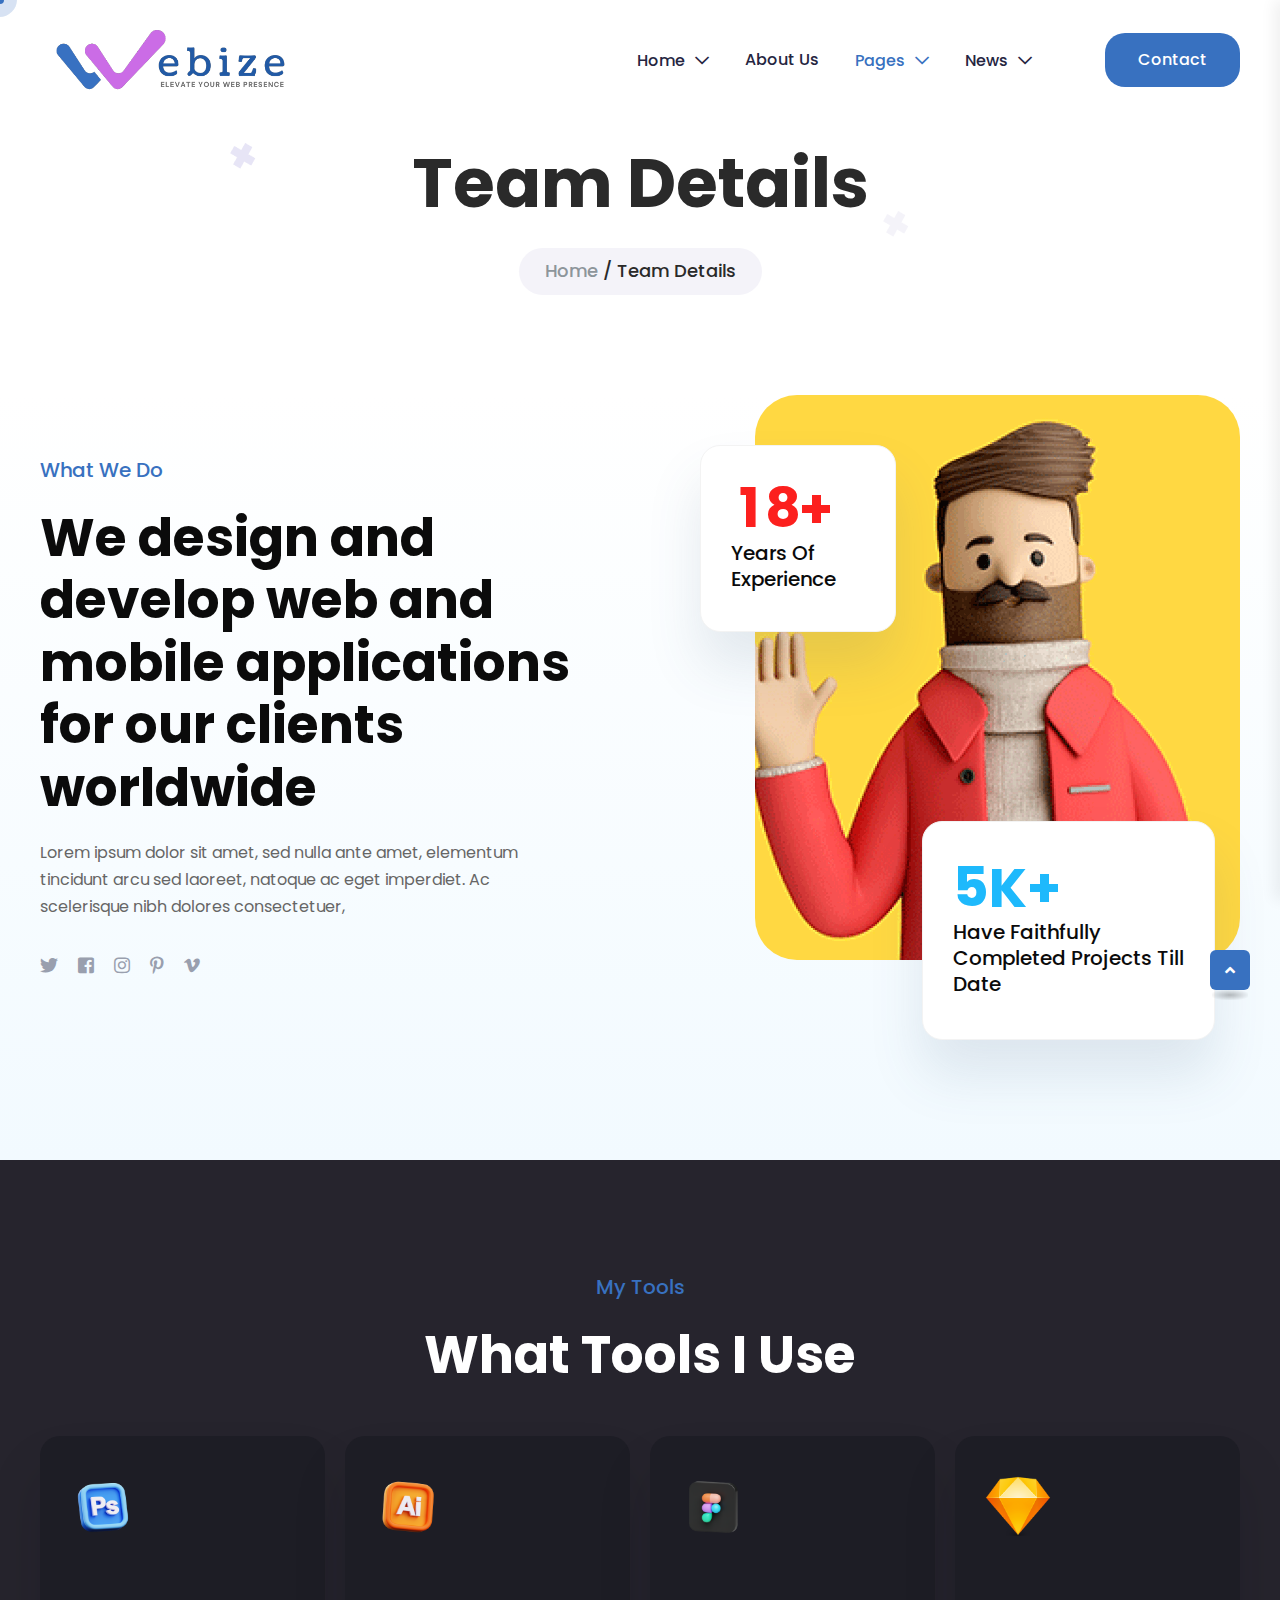
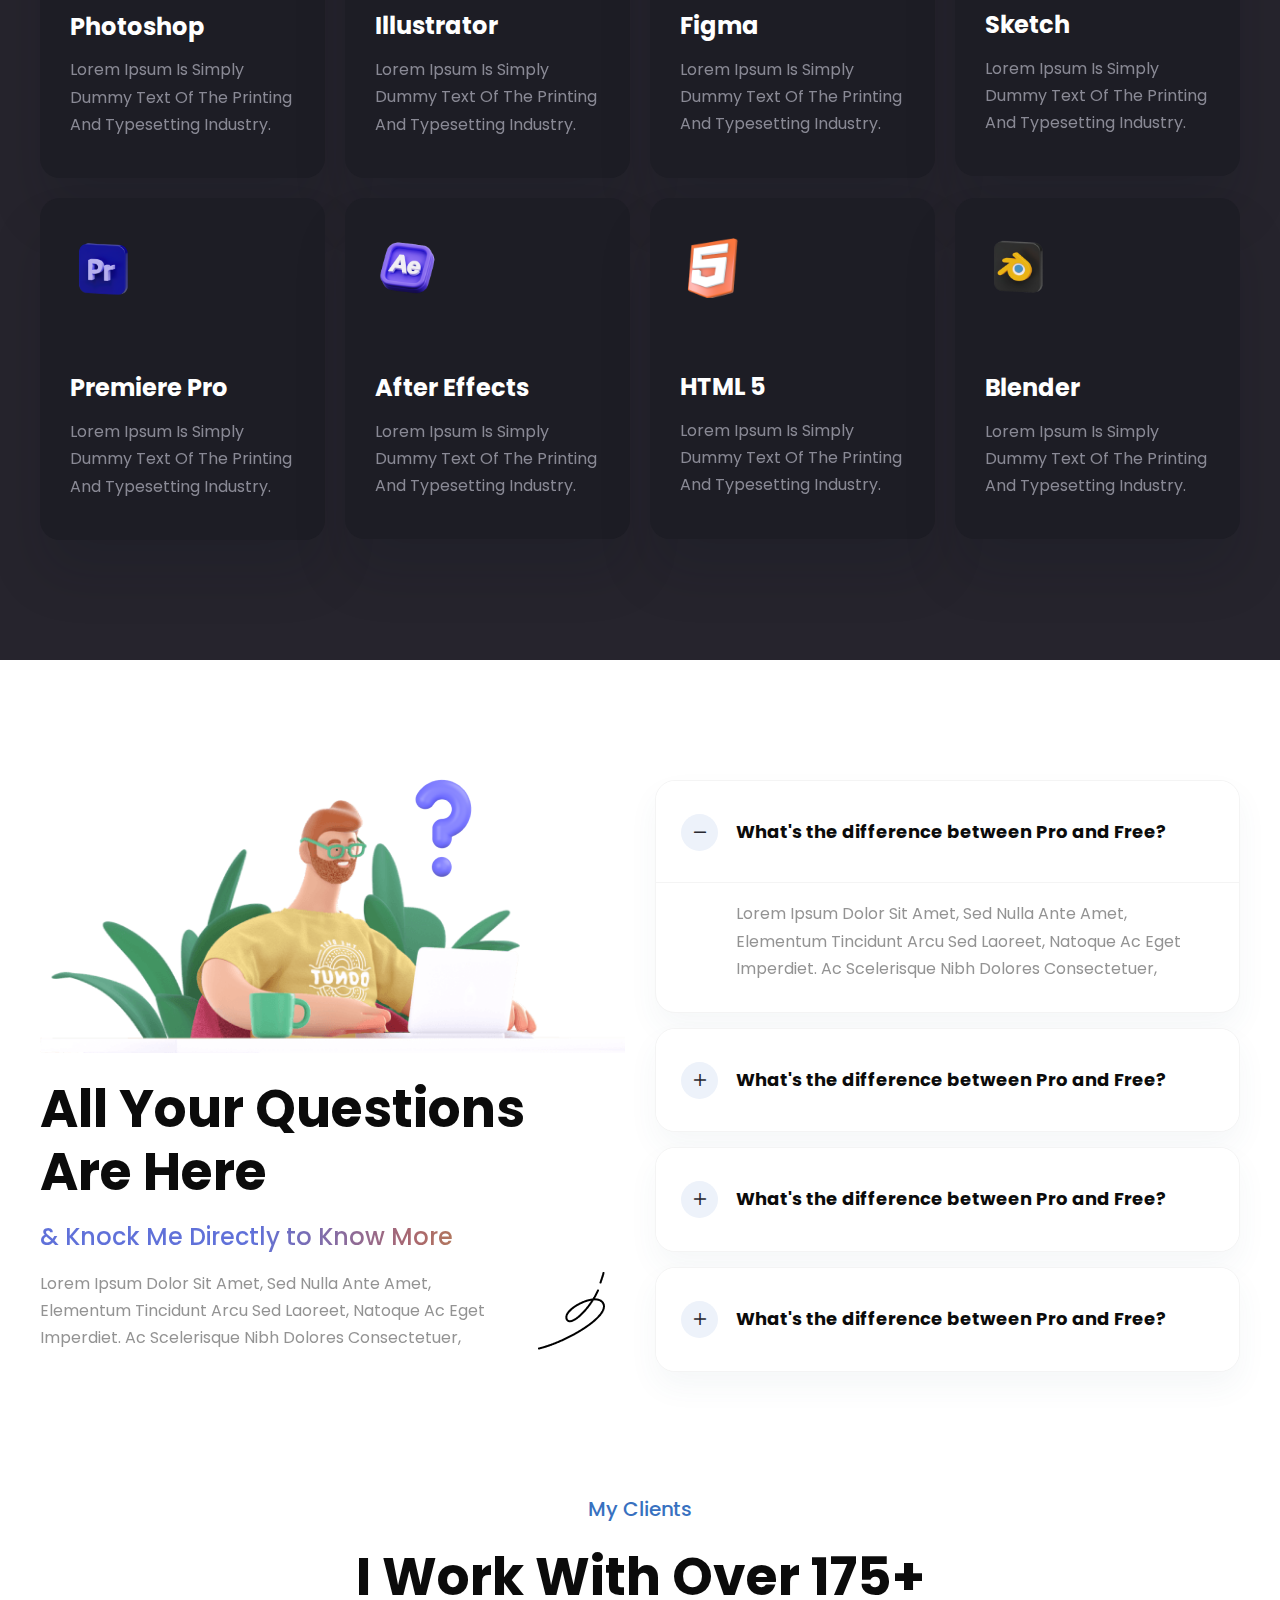
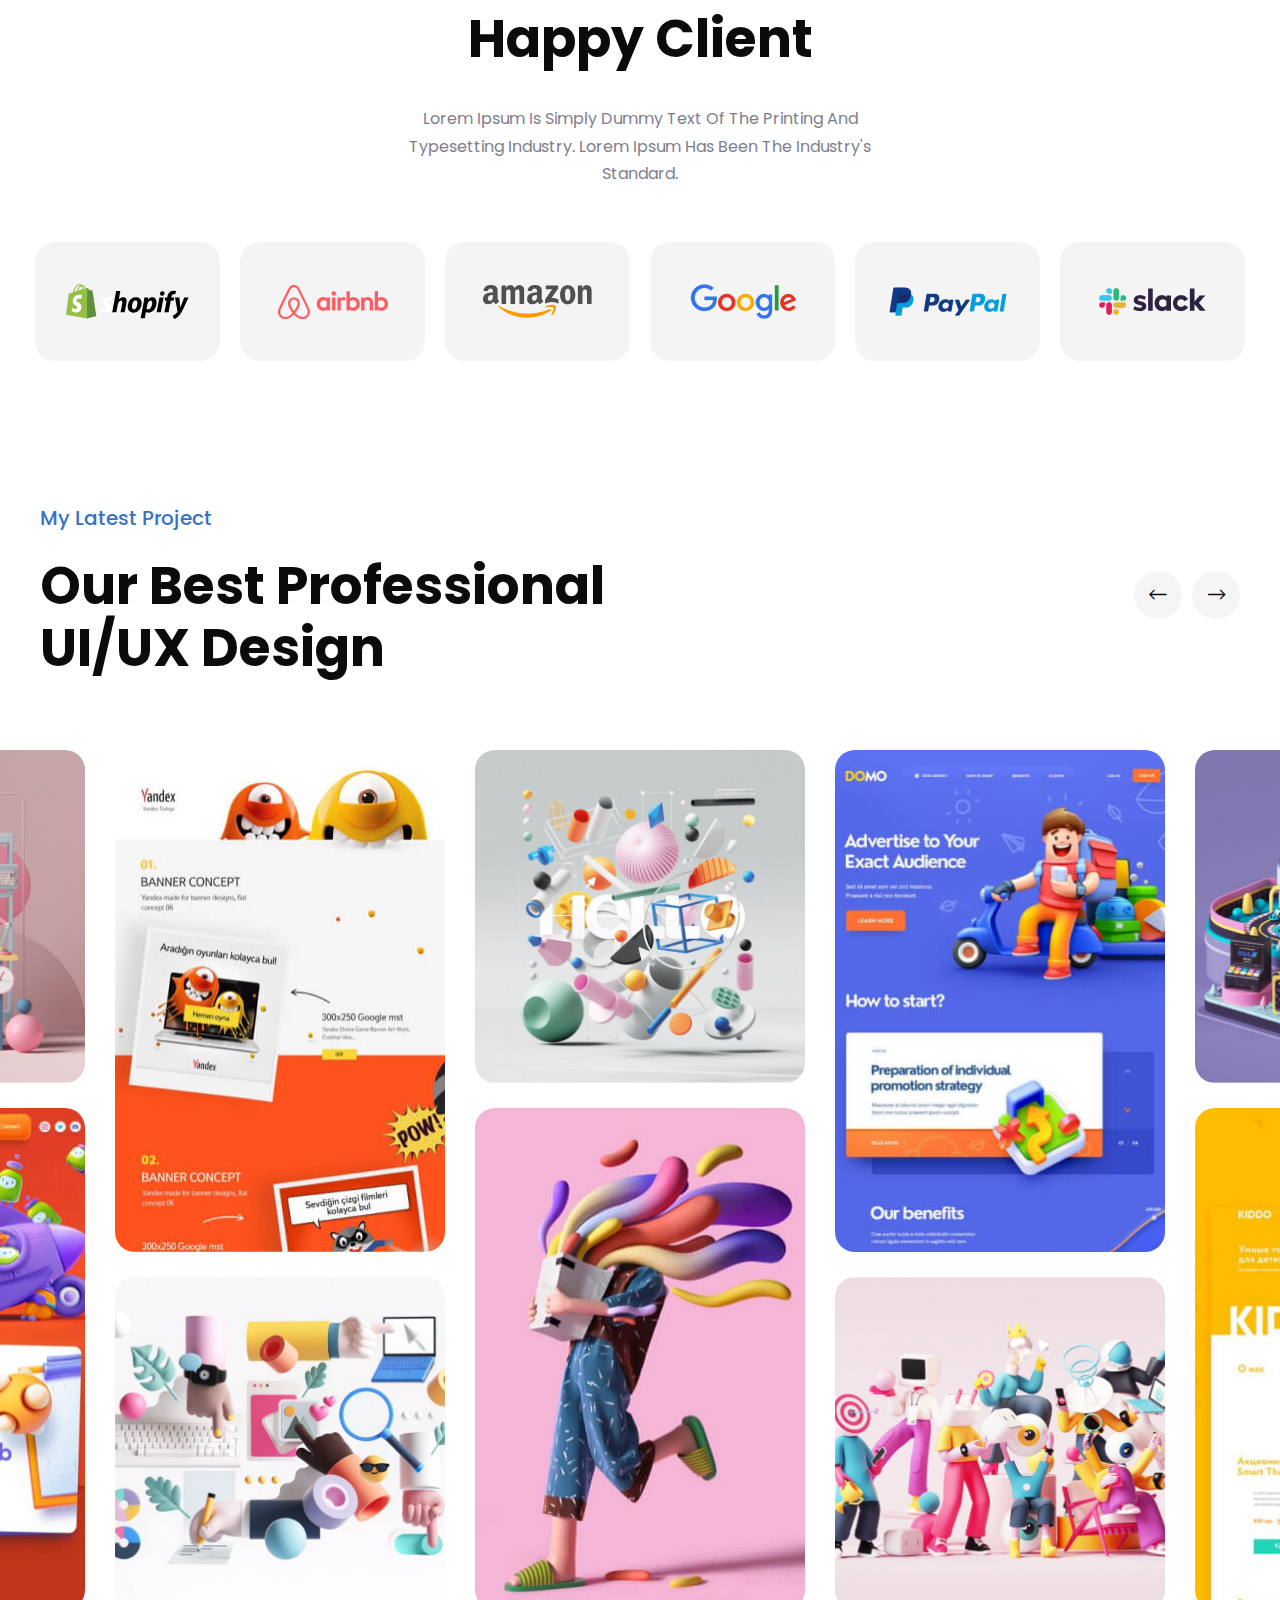
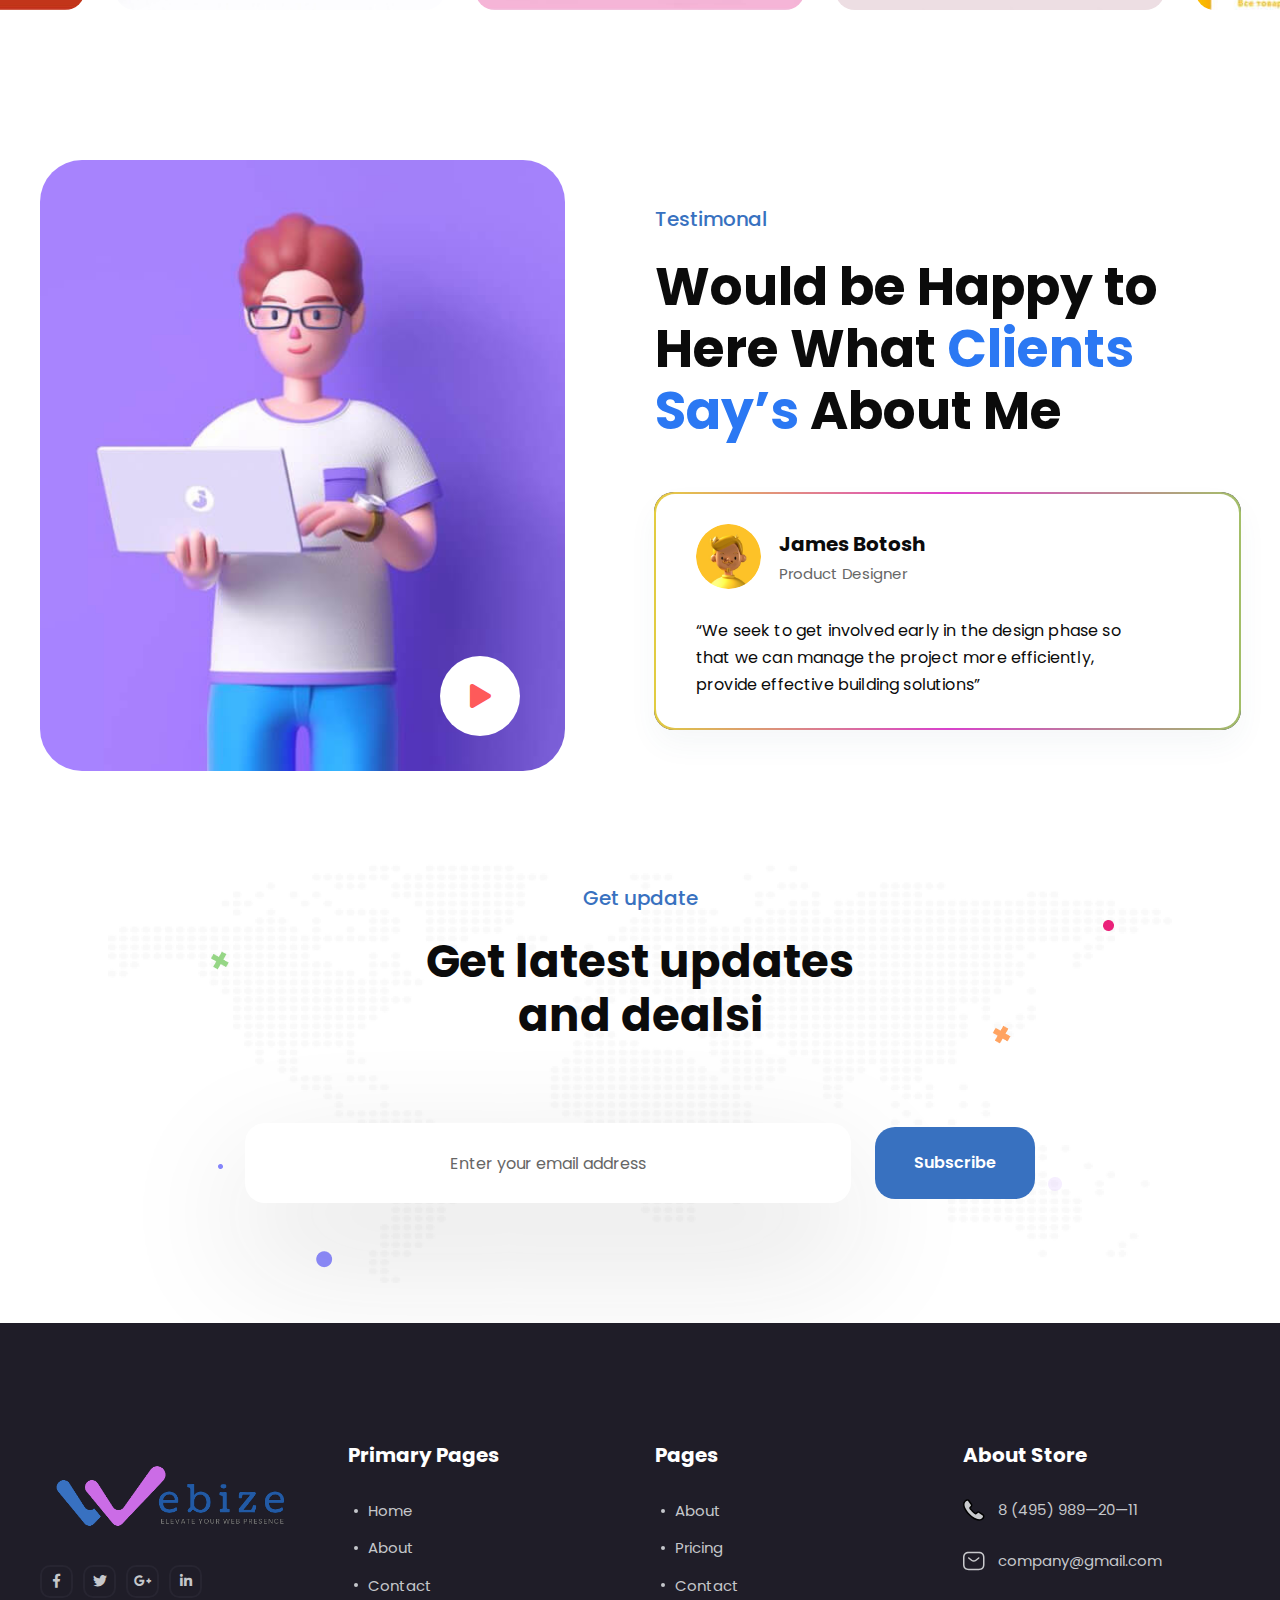
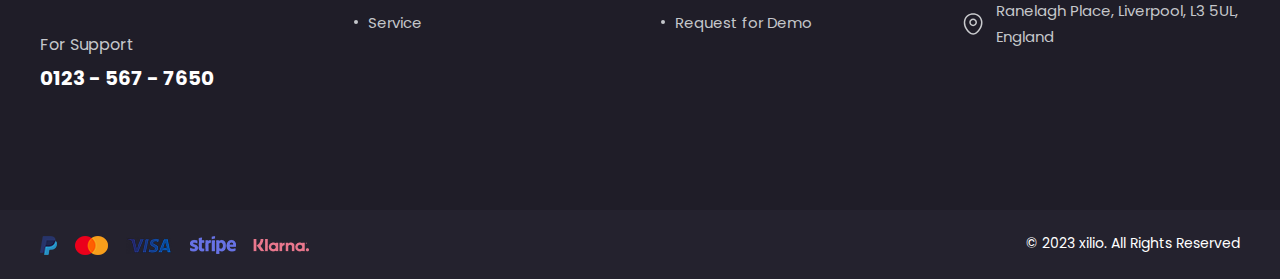
<file: team-details.html>
<!doctype html>
<html class="no-js" lang="en">
    
<!-- Mirrored from themedox.com/demo/xolio/team-details.html by HTTrack Website Copier/3.x [XR&CO'2014], Fri, 17 Feb 2023 19:15:30 GMT -->
<head>
        <meta charset="utf-8">
        <meta http-equiv="x-ua-compatible" content="ie=edge">
        <title>Xolio - Creative Agency HTML5 Template</title>
        <meta name="description" content="Xolio - Creative Agency Template">
        <meta name="viewport" content="width=device-width, initial-scale=1">

		<link rel="shortcut icon" type="image/x-icon" href="assets/img/favicon.png">
        <!-- Place favicon.ico in the root directory -->

        <!-- CSS here -->
        <link rel="stylesheet" href="assets/css/bootstrap.min.css">
        <link rel="stylesheet" href="assets/css/animate.min.css">
        <link rel="stylesheet" href="assets/css/magnific-popup.css">
        <link rel="stylesheet" href="assets/css/fontawesome-all.min.css">
        <link rel="stylesheet" href="assets/css/swiper-bundle.min.css">
        <link rel="stylesheet" href="assets/css/odometer.css">
        <link rel="stylesheet" href="assets/css/slick.css">
        <link rel="stylesheet" href="assets/css/default.css">
        <link rel="stylesheet" href="assets/css/style.css">
        <link rel="stylesheet" href="assets/css/responsive.css">
    </head>
    <body>

        <!--Preloader-->
        <div id="preloader">
            <div id="loader" class="loader">
                <div class="loader-container">
                    <div class="loader-icon"><img src="assets/img/logo/6.png" alt="Xolio - Creative Agency HTML5 Template"></div>
                </div>
            </div>
        </div>
        <!--Preloader-end -->

        <!-- Custom-cursor -->
        <div class="mouseCursor cursor-outer"></div>
        <div class="mouseCursor cursor-inner"><span>Drag</span></div>
        <!-- Custom-cursor-end -->

		<!-- Scroll-top -->
        <button class="scroll-top scroll-to-target" data-target="html">
            <i class="fas fa-angle-up"></i>
        </button>
        <!-- Scroll-top-end-->

        <!-- header-area -->
        <header>
            <div id="sticky-header" class="menu-area transparent-header">
                <div class="container">
                    <div class="row">
                        <div class="col-12">
                            <div class="mobile-nav-toggler"><i class="fas fa-bars"></i></div>
                            <div class="menu-wrap">
                                <nav class="menu-nav">
                                    <div class="logo">
                                        <a href="index.html"><img src="assets/img/logo/webize.png" alt="Logo"></a>
                                    </div>
                                    <div class="navbar-wrap main-menu d-none d-lg-flex">
                                        <ul class="navigation">
                                            <li class="menu-item-has-children"><a href="#">Home</a>
                                                <ul class="sub-menu">
                                                    <li><a href="index.html">Creative Agency</a></li>
                                                    <li><a href="index-2.html">Personal Portfolio</a></li>
                                                    <li><a href="index-3.html">Digital Agency</a></li>
                                                </ul>
                                            </li>
                                            <li><a href="about-us.html">About Us</a></li>
                                            <li class="active menu-item-has-children"><a href="#">pages</a>
                                                <ul class="sub-menu">
                                                    <li><a href="about-me.html">About Me</a></li>
                                                    <li><a href="team.html">Team Page</a></li>
                                                    <li class="active"><a href="team-details.html">Team Details</a></li>
                                                    <li><a href="project-details.html">Portfolio Details</a></li>
                                                    <li><a href="services-details.html">Services Details</a></li>
                                                    <li><a href="contact.html">Contact Us</a></li>
                                                </ul>
                                            </li>
                                            <li class="menu-item-has-children"><a href="#">News</a>
                                                <ul class="sub-menu">
                                                    <li><a href="blog.html">Our Blog</a></li>
                                                    <li><a href="blog-details.html">Blog Details</a></li>
                                                </ul>
                                            </li>
                                        </ul>
                                    </div>
                                    <div class="header-action">
                                        <ul class="list-wrap">
                                            <li class="header-btn"><a href="#!" class="btn">Contact <span></span></a></li>
                                        </ul>
                                    </div>
                                </nav>
                            </div>

                            <!-- Mobile Menu  -->
                            <div class="mobile-menu">
                                <nav class="menu-box">
                                    <div class="close-btn"><i class="fas fa-times"></i></div>
                                    <div class="nav-logo">
                                        <a href="index.html"><img src="assets/img/logo/webize.png" alt="Logo"></a>
                                    </div>
                                    <div class="menu-outer">
                                        <!--Here Menu Will Come Automatically Via Javascript / Same Menu as in Header-->
                                    </div>
                                    <div class="social-links">
                                        <ul class="clearfix list-wrap">
                                            <li><a href="#"><i class="fab fa-facebook-f"></i></a></li>
                                            <li><a href="#"><i class="fab fa-twitter"></i></a></li>
                                            <li><a href="#"><i class="fab fa-instagram"></i></a></li>
                                            <li><a href="#"><i class="fab fa-linkedin-in"></i></a></li>
                                            <li><a href="#"><i class="fab fa-youtube"></i></a></li>
                                        </ul>
                                    </div>
                                </nav>
                            </div>
                            <div class="menu-backdrop"></div>
                            <!-- End Mobile Menu -->

                        </div>
                    </div>
                </div>

                <!-- header-contact -->
                <div class="header-contact-wrap">
                    <div class="container">
                        <div class="row">
                            <div class="col-lg-8">
                                <div class="left-side-content">
                                    <h3 class="title">Contact</h3>
                                    <div class="row">
                                        <div class="col-xl-4 col-lg-5 col-md-6">
                                            <div class="contact-info-list">
                                                <ul class="list-wrap">
                                                    <li>
                                                        <div class="icon">
                                                            <svg viewBox="0 0 22 20" fill="none" xmlns="http://www.w3.org/2000/svg">
                                                                <path fill-rule="evenodd" clip-rule="evenodd"
                                                                    d="M1.5 6.5C1.5 4.89295 1.95538 3.86848 2.63534 3.2371C3.32535 2.59637 4.36497 2.25 5.75 2.25H15.75C17.135 2.25 18.1746 2.59637 18.8647 3.2371C19.5446 3.86848 20 4.89295 20 6.5V13.5C20 15.107 19.5446 16.1315 18.8647 16.7629C18.1746 17.4036 17.135 17.75 15.75 17.75H5.75C4.36497 17.75 3.32535 17.4036 2.63534 16.7629C1.95538 16.1315 1.5 15.107 1.5 13.5V6.5ZM5.75 0.75C4.13503 0.75 2.67465 1.15363 1.61466 2.1379C0.544615 3.13152 0 4.60705 0 6.5V13.5C0 15.393 0.544615 16.8685 1.61466 17.8621C2.67465 18.8464 4.13503 19.25 5.75 19.25H15.75C17.365 19.25 18.8254 18.8464 19.8853 17.8621C20.9554 16.8685 21.5 15.393 21.5 13.5V6.5C21.5 4.60705 20.9554 3.13152 19.8853 2.1379C18.8254 1.15363 17.365 0.75 15.75 0.75H5.75ZM16.2181 7.58602C16.5417 7.32751 16.5945 6.85558 16.336 6.53194C16.0775 6.20829 15.6056 6.15548 15.2819 6.41398L12.1529 8.91324L12.1525 8.91352C11.3961 9.51536 10.0946 9.51549 9.33799 8.91393L6.21898 6.41471C5.89574 6.1557 5.42373 6.20778 5.16471 6.53102C4.9057 6.85426 4.95778 7.32627 5.28102 7.58529L8.40101 10.0853L8.40286 10.0868C9.70626 11.1244 11.7837 11.1244 13.0871 10.0868L13.0881 10.086L16.2181 7.58602Z" />
                                                            </svg>
                                                        </div>
                                                        <div class="content">
                                                            <a href="mailto:company@gmail.com">company@gmail.com</a>
                                                        </div>
                                                    </li>
                                                    <li>
                                                        <div class="icon">
                                                            <svg viewBox="0 0 20 22" fill="none" xmlns="http://www.w3.org/2000/svg">
                                                                <path fill-rule="evenodd" clip-rule="evenodd"
                                                                    d="M2.48199 7.65591C3.37522 3.73032 6.71708 1.74769 10.1338 1.75C13.5508 1.75231 16.8905 3.73971 17.7791 7.66556L17.7791 7.6656C18.8362 12.3354 15.943 16.3756 13.2111 18.999L13.2097 19.0004C11.4913 20.659 8.77127 20.661 7.04076 18.9997C4.31866 16.3762 1.42493 12.3261 2.48199 7.65591ZM10.1348 0.250002C14.1154 0.252693 18.1706 2.60029 19.2421 7.33441C20.4848 12.8239 17.0589 17.3834 14.251 20.08C11.9497 22.3008 8.31046 22.2989 6.00106 20.0809L6.00012 20.08C3.20236 17.3836 -0.22362 12.8139 1.01908 7.32441L1.01926 7.32364C2.09618 2.58953 6.1542 0.247312 10.1348 0.250002ZM7.76166 9.30994C7.76166 8.00103 8.82274 6.93994 10.1317 6.93994C11.4406 6.93994 12.5017 8.00103 12.5017 9.30994C12.5017 10.6189 11.4406 11.6799 10.1317 11.6799C8.82274 11.6799 7.76166 10.6189 7.76166 9.30994ZM10.1317 5.43994C7.99432 5.43994 6.26166 7.1726 6.26166 9.30994C6.26166 11.4473 7.99432 13.1799 10.1317 13.1799C12.269 13.1799 14.0017 11.4473 14.0017 9.30994C14.0017 7.1726 12.269 5.43994 10.1317 5.43994Z" />
                                                            </svg>
                                                        </div>
                                                        <div class="content">
                                                            <span>Ranelagh Place, Liverpool, L3 5UL, England</span>
                                                        </div>
                                                    </li>
                                                    <li>
                                                        <div class="icon">
                                                            <svg viewBox="0 0 22 22" fill="none" xmlns="http://www.w3.org/2000/svg">
                                                                <path fill-rule="evenodd" clip-rule="evenodd"
                                                                    d="M1.5 11C1.5 5.89421 5.64421 1.75 10.75 1.75C15.8558 1.75 20 5.89421 20 11C20 16.1058 15.8558 20.25 10.75 20.25C5.64421 20.25 1.5 16.1058 1.5 11ZM10.75 0.25C4.81579 0.25 0 5.06579 0 11C0 16.9342 4.81579 21.75 10.75 21.75C16.6842 21.75 21.5 16.9342 21.5 11C21.5 5.06579 16.6842 0.25 10.75 0.25ZM11.1289 6.50977C11.1289 6.09555 10.7931 5.75977 10.3789 5.75977C9.96469 5.75977 9.62891 6.09555 9.62891 6.50977V10.6098C9.62891 11.0862 9.79027 11.5637 10.0149 11.9576C10.2393 12.3511 10.5673 12.7322 10.9755 12.9744L10.9766 12.975L14.0746 14.8238C14.4303 15.0361 14.8907 14.9198 15.1029 14.5641C15.3152 14.2084 15.1989 13.748 14.8432 13.5357L11.7433 11.6857L11.7413 11.6845C11.6099 11.6067 11.4483 11.4431 11.3179 11.2145C11.1875 10.9859 11.1289 10.7633 11.1289 10.6098V6.50977Z" />
                                                            </svg>
                                                        </div>
                                                        <div class="content">
                                                            <span>7 Days a week <br> from 10-00 am to 6-00 pm</span>
                                                        </div>
                                                    </li>
                                                </ul>
                                                <div class="lats-chat">
                                                    <a href="contact.html">Lat’s Chat</a>
                                                </div>
                                            </div>
                                        </div>
                                        <div class="col-xl-8 col-lg-7 col-md-6">
                                            <div class="our-best-project">
                                                <div class="content">
                                                    <h4 class="title">One of Our <span>Best Ongoing</span> Projects</h4>
                                                    <a href="project-details.html" class="btn">Details <span></span></a>
                                                </div>
                                                <div class="thumb">
                                                    <img src="assets/img/images/our_project_img.png" alt="">
                                                </div>
                                            </div>
                                        </div>
                                    </div>
                                </div>
                            </div>
                            <div class="col-lg-4">
                                <div class="customer-support-wrap">
                                    <h4 class="title">Customer Support</h4>
                                    <div class="customer-support-content">
                                        <div class="content-top">
                                            <img src="assets/img/images/support_img.png" alt="">
                                            <h4 class="title">Need Help Choosing a Plan?</h4>
                                        </div>
                                        <p>We offer solutions for businesses of all sizes. For questions about our plans and products,,
                                            contact our team of experts. <a href="contact.html">Get in touch</a></p>
                                    </div>
                                    <div class="content-bottom">
                                        <a href="contact.html">Support</a>
                                        <a href="contact.html">Documentation</a>
                                    </div>
                                </div>
                            </div>
                        </div>
                    </div>
                </div>
                <div class="body-contact-overlay"></div>
                <!-- header-contact-end -->
            </div>
        </header>
        <!-- header-area-end -->



        <!-- main-area -->
        <main>

            <!-- breadcrumb-area -->
            <section class="breadcrumb-area about-me-breadcrumb pt-175 pb-110">
                <div class="container">
                    <div class="row">
                        <div class="col-12">
                            <div class="breadcrumb-content">
                                <h2 class="title">Team Details</h2>
                                <nav aria-label="breadcrumb">
                                    <ol class="breadcrumb">
                                        <li class="breadcrumb-item"><a href="index.html">Home</a></li>
                                        <li class="breadcrumb-item active" aria-current="page">Team Details</li>
                                    </ol>
                                </nav>
                            </div>
                        </div>
                    </div>
                </div>
                <div class="breadcrumb-shape-wrap">
                    <img src="assets/img/images/breadcrumb_shape01.png" alt="">
                    <img src="assets/img/images/breadcrumb_shape02.png" alt="">
                </div>
            </section>
            <!-- breadcrumb-area-end -->

            <!-- developr-area -->
            <section class="developr-area-two pb-120">
                <div class="container">
                    <div class="row align-items-center justify-content-center">
                        <div class="col-lg-6 col-md-9 order-0 order-lg-2">
                            <div class="developr-img">
                                <img src="assets/img/images/developer_img.png" alt="">
                                <div class="work-experience-wrap">
                                    <h2 class="count"><span class="odometer" data-count="18"></span>+</h2>
                                    <p>Years Of Experience</p>
                                </div>
                                <div class="project-completed-wrap">
                                    <h2 class="count"><span class="odometer" data-count="5"></span>K+</h2>
                                    <p>Have Faithfully Completed Projects Till Date</p>
                                </div>
                            </div>
                        </div>
                        <div class="col-lg-6">
                            <div class="developr-content-two">
                                <div class="section-title title-style-two mb-20">
                                    <span class="sub-title">What We Do</span>
                                    <h2 class="title">We design and develop web and mobile applications for our clients worldwide</h2>
                                </div>
                                <p>Lorem ipsum dolor sit amet, sed nulla ante amet, elementum tincidunt arcu sed laoreet, natoque ac eget imperdiet. Ac scelerisque nibh dolores consectetuer,</p>
                                <div class="developr-social">
                                    <ul class="list-wrap">
                                        <li><a href="#"><i class="fab fa-twitter"></i></a></li>
                                        <li><a href="#"><i class="fab fa-facebook-square"></i></a></li>
                                        <li><a href="#"><i class="fab fa-instagram"></i></a></li>
                                        <li><a href="#"><i class="fab fa-pinterest-p"></i></a></li>
                                        <li><a href="#"><i class="fab fa-vimeo-v"></i></a></li>
                                    </ul>
                                </div>
                            </div>
                        </div>
                    </div>
                </div>
            </section>
            <!-- developr-area-end -->

            <!-- tools-area -->
            <section class="tools-area">
                <div class="container">
                    <div class="row justify-content-center">
                        <div class="col-lg-6">
                            <div class="section-title title-style-two white-title text-center mb-50">
                                <span class="sub-title">My Tools</span>
                                <h2 class="title">What Tools I Use</h2>
                            </div>
                        </div>
                    </div>
                    <div class="tools-item-wrap">
                        <div class="row justify-content-center">
                            <div class="col-xl-3 col-lg-4 col-md-6 col-sm-8">
                                <div class="tools-item">
                                    <div class="tools-icon">
                                        <img src="assets/img/icon/tools_icon01.png" alt="">
                                    </div>
                                    <div class="tools-content">
                                        <h3 class="title">Photoshop</h3>
                                        <p>Lorem Ipsum is simply dummy text of the printing and typesetting industry.</p>
                                    </div>
                                </div>
                            </div>
                            <div class="col-xl-3 col-lg-4 col-md-6 col-sm-8">
                                <div class="tools-item">
                                    <div class="tools-icon">
                                        <img src="assets/img/icon/tools_icon02.png" alt="">
                                    </div>
                                    <div class="tools-content">
                                        <h3 class="title">Illustrator</h3>
                                        <p>Lorem Ipsum is simply dummy text of the printing and typesetting industry.</p>
                                    </div>
                                </div>
                            </div>
                            <div class="col-xl-3 col-lg-4 col-md-6 col-sm-8">
                                <div class="tools-item">
                                    <div class="tools-icon">
                                        <img src="assets/img/icon/tools_icon03.png" alt="">
                                    </div>
                                    <div class="tools-content">
                                        <h3 class="title">Figma</h3>
                                        <p>Lorem Ipsum is simply dummy text of the printing and typesetting industry.</p>
                                    </div>
                                </div>
                            </div>
                            <div class="col-xl-3 col-lg-4 col-md-6 col-sm-8">
                                <div class="tools-item">
                                    <div class="tools-icon">
                                        <img src="assets/img/icon/tools_icon04.png" alt="">
                                    </div>
                                    <div class="tools-content">
                                        <h3 class="title">Sketch</h3>
                                        <p>Lorem Ipsum is simply dummy text of the printing and typesetting industry.</p>
                                    </div>
                                </div>
                            </div>
                            <div class="col-xl-3 col-lg-4 col-md-6 col-sm-8">
                                <div class="tools-item">
                                    <div class="tools-icon">
                                        <img src="assets/img/icon/tools_icon05.png" alt="">
                                    </div>
                                    <div class="tools-content">
                                        <h3 class="title">Premiere Pro</h3>
                                        <p>Lorem Ipsum is simply dummy text of the printing and typesetting industry.</p>
                                    </div>
                                </div>
                            </div>
                            <div class="col-xl-3 col-lg-4 col-md-6 col-sm-8">
                                <div class="tools-item">
                                    <div class="tools-icon">
                                        <img src="assets/img/icon/tools_icon06.png" alt="">
                                    </div>
                                    <div class="tools-content">
                                        <h3 class="title">After Effects</h3>
                                        <p>Lorem Ipsum is simply dummy text of the printing and typesetting industry.</p>
                                    </div>
                                </div>
                            </div>
                            <div class="col-xl-3 col-lg-4 col-md-6 col-sm-8">
                                <div class="tools-item">
                                    <div class="tools-icon">
                                        <img src="assets/img/icon/tools_icon07.png" alt="">
                                    </div>
                                    <div class="tools-content">
                                        <h3 class="title">HTML 5</h3>
                                        <p>Lorem Ipsum is simply dummy text of the printing and typesetting industry.</p>
                                    </div>
                                </div>
                            </div>
                            <div class="col-xl-3 col-lg-4 col-md-6 col-sm-8">
                                <div class="tools-item">
                                    <div class="tools-icon">
                                        <img src="assets/img/icon/tools_icon08.png" alt="">
                                    </div>
                                    <div class="tools-content">
                                        <h3 class="title">Blender</h3>
                                        <p>Lorem Ipsum is simply dummy text of the printing and typesetting industry.</p>
                                    </div>
                                </div>
                            </div>
                        </div>
                    </div>
                </div>
            </section>
            <!-- tools-area-end -->

            <!-- faq-area -->
            <section class="faq-area pt-120">
                <div class="container">
                    <div class="row align-items-center">
                        <div class="col-lg-6">
                            <div class="faq-img">
                                <img src="assets/img/images/faq_img.png" alt="">
                                <img src="assets/img/images/faq_img02.png" alt="">
                            </div>
                            <div class="faq-content">
                                <div class="section-title title-style-two mb-20">
                                    <h2 class="title">All Your Questions <br> Are Here</h2>
                                </div>
                                <h3 class="title-two">& Knock Me Directly to Know More</h3>
                                <p>Lorem ipsum dolor sit amet, sed nulla ante amet, elementum tincidunt arcu sed laoreet, natoque ac eget imperdiet. Ac scelerisque nibh dolores consectetuer,</p>
                            </div>
                        </div>
                        <div class="col-lg-6">
                            <div class="accordion faq-wrap" id="accordionExample">
                                <div class="accordion-item">
                                    <h2 class="accordion-header" id="headingOne">
                                        <button class="accordion-button" type="button" data-bs-toggle="collapse" data-bs-target="#collapseOne"
                                            aria-expanded="true" aria-controls="collapseOne">
                                            What's the difference between Pro and Free?
                                        </button>
                                    </h2>
                                    <div id="collapseOne" class="accordion-collapse collapse show" aria-labelledby="headingOne"
                                        data-bs-parent="#accordionExample">
                                        <div class="accordion-body">
                                            <p>Lorem ipsum dolor sit amet, sed nulla ante amet, elementum tincidunt arcu sed laoreet, natoque ac eget imperdiet. Ac scelerisque nibh dolores consectetuer,</p>
                                        </div>
                                    </div>
                                </div>
                                <div class="accordion-item">
                                    <h2 class="accordion-header" id="headingTwo">
                                        <button class="accordion-button collapsed" type="button" data-bs-toggle="collapse"
                                            data-bs-target="#collapseTwo" aria-expanded="false" aria-controls="collapseTwo">
                                            What's the difference between Pro and Free?
                                        </button>
                                    </h2>
                                    <div id="collapseTwo" class="accordion-collapse collapse" aria-labelledby="headingTwo"
                                        data-bs-parent="#accordionExample">
                                        <div class="accordion-body">
                                            <p>Lorem ipsum dolor sit amet, sed nulla ante amet, elementum tincidunt arcu sed laoreet, natoque ac eget imperdiet. Ac scelerisque nibh dolores consectetuer,</p>
                                        </div>
                                    </div>
                                </div>
                                <div class="accordion-item">
                                    <h2 class="accordion-header" id="headingThree">
                                        <button class="accordion-button collapsed" type="button" data-bs-toggle="collapse"
                                            data-bs-target="#collapseThree" aria-expanded="false" aria-controls="collapseThree">
                                            What's the difference between Pro and Free?
                                        </button>
                                    </h2>
                                    <div id="collapseThree" class="accordion-collapse collapse" aria-labelledby="headingThree"
                                        data-bs-parent="#accordionExample">
                                        <div class="accordion-body">
                                            <p>Lorem ipsum dolor sit amet, sed nulla ante amet, elementum tincidunt arcu sed laoreet, natoque ac eget imperdiet. Ac scelerisque nibh dolores consectetuer,</p>
                                        </div>
                                    </div>
                                </div>
                                <div class="accordion-item">
                                    <h2 class="accordion-header" id="headingFour">
                                        <button class="accordion-button collapsed" type="button" data-bs-toggle="collapse"
                                            data-bs-target="#collapseFour" aria-expanded="false" aria-controls="collapseFour">
                                            What's the difference between Pro and Free?
                                        </button>
                                    </h2>
                                    <div id="collapseFour" class="accordion-collapse collapse" aria-labelledby="headingFour"
                                        data-bs-parent="#accordionExample">
                                        <div class="accordion-body">
                                            <p>Lorem ipsum dolor sit amet, sed nulla ante amet, elementum tincidunt arcu sed laoreet, natoque ac eget imperdiet. Ac scelerisque nibh dolores consectetuer,</p>
                                        </div>
                                    </div>
                                </div>
                            </div>
                        </div>
                    </div>
                </div>
                <div class="faq-shape-wrap">
                    <img src="assets/img/images/faq_shape.png" alt="">
                </div>
            </section>
            <!-- faq-area-end -->

            <!-- client-area -->
            <section class="client-area pt-120">
                <div class="container">
                    <div class="row justify-content-center">
                        <div class="col-xl-6 col-lg-8">
                            <div class="section-title title-style-two text-center mb-55">
                                <span class="sub-title">My Clients</span>
                                <h2 class="title">I Work With Over 175+ Happy Client</h2>
                                <p>Lorem Ipsum is simply dummy text of the printing and typesetting industry. Lorem Ipsum has been the industry's standard.</p>
                            </div>
                        </div>
                    </div>
                    <div class="row brand-active">
                        <div class="col-12">
                            <div class="brand-item">
                                <img src="assets/img/brand/h3_brand_img01.png" alt="">
                            </div>
                        </div>
                        <div class="col-12">
                            <div class="brand-item">
                                <img src="assets/img/brand/h3_brand_img02.png" alt="">
                            </div>
                        </div>
                        <div class="col-12">
                            <div class="brand-item">
                                <img src="assets/img/brand/h3_brand_img03.png" alt="">
                            </div>
                        </div>
                        <div class="col-12">
                            <div class="brand-item">
                                <img src="assets/img/brand/h3_brand_img04.png" alt="">
                            </div>
                        </div>
                        <div class="col-12">
                            <div class="brand-item">
                                <img src="assets/img/brand/h3_brand_img05.png" alt="">
                            </div>
                        </div>
                        <div class="col-12">
                            <div class="brand-item">
                                <img src="assets/img/brand/h3_brand_img06.png" alt="">
                            </div>
                        </div>
                    </div>
                </div>
            </section>
            <!-- client-area-end -->

            <!-- project-area -->
            <section class="inner-projcet-area-two pt-140 pb-125">
                <div class="container">
                    <div class="row align-items-center">
                        <div class="col-md-8">
                            <div class="section-title title-style-two mb-70">
                                <span class="sub-title">My Latest Project</span>
                                <h2 class="title">Our Best Professional <br> UI/UX Design</h2>
                            </div>
                        </div>
                        <div class="col-md-4">
                            <div class="inner-project-nav"></div>
                        </div>
                    </div>
                </div>
                <div class="container-fulid p-0">
                    <div class="inner-projcet-wrap-two">
                        <div class="row g-0 inner-project-active">
                            <div class="col-lg-4">
                                <div class="inner-project-item horizoital-item">
                                    <div class="inner-project-thumb">
                                        <a href="project-details.html"><img src="assets/img/project/inner_two_project01.jpg" alt=""></a>
                                    </div>
                                    <div class="inner-project-content">
                                        <h3 class="title"><a href="project-details.html">Motion Design</a></h3>
                                        <p>Lorem Ipsum is simply</p>
                                    </div>
                                </div>
                                <div class="inner-project-item vertical-item">
                                    <div class="inner-project-thumb">
                                        <a href="project-details.html"><img src="assets/img/project/inner_two_project02.jpg" alt=""></a>
                                    </div>
                                    <div class="inner-project-content">
                                        <h3 class="title"><a href="project-details.html">Motion Design</a></h3>
                                        <p>Lorem Ipsum is simply</p>
                                    </div>
                                </div>
                            </div>
                            <div class="col-lg-4">
                                <div class="inner-project-item horizoital-item">
                                    <div class="inner-project-thumb">
                                        <a href="project-details.html"><img src="assets/img/project/inner_two_project04.jpg" alt=""></a>
                                    </div>
                                    <div class="inner-project-content">
                                        <h3 class="title"><a href="project-details.html">Motion Design</a></h3>
                                        <p>Lorem Ipsum is simply</p>
                                    </div>
                                </div>
                                <div class="inner-project-item vertical-item">
                                    <div class="inner-project-thumb">
                                        <a href="project-details.html"><img src="assets/img/project/inner_two_project03.jpg" alt=""></a>
                                    </div>
                                    <div class="inner-project-content">
                                        <h3 class="title"><a href="project-details.html">Motion Design</a></h3>
                                        <p>Lorem Ipsum is simply</p>
                                    </div>
                                </div>
                            </div>
                            <div class="col-lg-4">
                                <div class="inner-project-item horizoital-item">
                                    <div class="inner-project-thumb">
                                        <a href="project-details.html"><img src="assets/img/project/inner_two_project05.jpg" alt=""></a>
                                    </div>
                                    <div class="inner-project-content">
                                        <h3 class="title"><a href="project-details.html">Motion Design</a></h3>
                                        <p>Lorem Ipsum is simply</p>
                                    </div>
                                </div>
                                <div class="inner-project-item vertical-item">
                                    <div class="inner-project-thumb">
                                        <a href="project-details.html"><img src="assets/img/project/inner_two_project06.jpg" alt=""></a>
                                    </div>
                                    <div class="inner-project-content">
                                        <h3 class="title"><a href="project-details.html">Motion Design</a></h3>
                                        <p>Lorem Ipsum is simply</p>
                                    </div>
                                </div>
                            </div>
                            <div class="col-lg-4">
                                <div class="inner-project-item horizoital-item">
                                    <div class="inner-project-thumb">
                                        <a href="project-details.html"><img src="assets/img/project/inner_two_project08.jpg" alt=""></a>
                                    </div>
                                    <div class="inner-project-content">
                                        <h3 class="title"><a href="project-details.html">Motion Design</a></h3>
                                        <p>Lorem Ipsum is simply</p>
                                    </div>
                                </div>
                                <div class="inner-project-item vertical-item">
                                    <div class="inner-project-thumb">
                                        <a href="project-details.html"><img src="assets/img/project/inner_two_project07.jpg" alt=""></a>
                                    </div>
                                    <div class="inner-project-content">
                                        <h3 class="title"><a href="project-details.html">Motion Design</a></h3>
                                        <p>Lorem Ipsum is simply</p>
                                    </div>
                                </div>
                            </div>
                            <div class="col-lg-4">
                                <div class="inner-project-item horizoital-item">
                                    <div class="inner-project-thumb">
                                        <a href="project-details.html"><img src="assets/img/project/inner_two_project09.jpg" alt=""></a>
                                    </div>
                                    <div class="inner-project-content">
                                        <h3 class="title"><a href="project-details.html">Motion Design</a></h3>
                                        <p>Lorem Ipsum is simply</p>
                                    </div>
                                </div>
                                <div class="inner-project-item vertical-item">
                                    <div class="inner-project-thumb">
                                        <a href="project-details.html"><img src="assets/img/project/inner_two_project10.jpg" alt=""></a>
                                    </div>
                                    <div class="inner-project-content">
                                        <h3 class="title"><a href="project-details.html">Motion Design</a></h3>
                                        <p>Lorem Ipsum is simply</p>
                                    </div>
                                </div>
                            </div>
                            <div class="col-lg-4">
                                <div class="inner-project-item horizoital-item">
                                    <div class="inner-project-thumb">
                                        <a href="project-details.html"><img src="assets/img/project/inner_two_project08.jpg" alt=""></a>
                                    </div>
                                    <div class="inner-project-content">
                                        <h3 class="title"><a href="project-details.html">Motion Design</a></h3>
                                        <p>Lorem Ipsum is simply</p>
                                    </div>
                                </div>
                                <div class="inner-project-item vertical-item">
                                    <div class="inner-project-thumb">
                                        <a href="project-details.html"><img src="assets/img/project/inner_two_project07.jpg" alt=""></a>
                                    </div>
                                    <div class="inner-project-content">
                                        <h3 class="title"><a href="project-details.html">Motion Design</a></h3>
                                        <p>Lorem Ipsum is simply</p>
                                    </div>
                                </div>
                            </div>
                        </div>
                    </div>
                </div>
            </section>
            <!-- project-area-end -->

            <!-- testimonial-area -->
            <section class="testimonial-area-six">
                <div class="container">
                    <div class="row align-items-center justify-content-center">
                        <div class="col-lg-6 col-md-9">
                            <div class="testimonial-img">
                                <img src="assets/img/images/testimonial_img.jpg" alt="">
                                <a href="https://www.youtube.com/watch?v=bixR-KIJKYM" class="play-btn popup-video"><i class="fas fa-play"></i></a>
                            </div>
                        </div>
                        <div class="col-lg-6">
                            <div class="testimonial-content">
                                <div class="section-title title-style-two mb-50">
                                    <span class="sub-title">Testimonal</span>
                                    <h2 class="title">Would be Happy to Here What <span>Clients</span> <span>Say’s</span> About Me</h2>
                                </div>
                                <div class="testimonial-item-five">
                                    <div class="testimonial-info">
                                        <div class="thumb">
                                            <img src="assets/img/images/testimonial_avatar01.png" alt="">
                                        </div>
                                        <div class="content">
                                            <h2 class="title">James Botosh</h2>
                                            <p>Product Designer</p>
                                        </div>
                                    </div>
                                    <div class="testimonial-content-five">
                                        <p>“We seek to get involved early in the design phase so that we can manage the project more efficiently, provide effective building solutions”</p>
                                    </div>
                                </div>
                            </div>
                        </div>
                    </div>
                </div>
            </section>
            <!-- testimonial-area-end -->

            <!-- newsletter-area -->
            <section class="newsletter-area pt-110 pb-120">
                <div class="container">
                    <div class="row justify-content-center">
                        <div class="col-lg-6">
                            <div class="section-title text-center mb-80">
                                <span class="sub-title">Get update</span>
                                <h2 class="title">Get latest updates <br> and dealsi</h2>
                            </div>
                        </div>
                    </div>
                    <div class="row justify-content-center">
                        <div class="col-lg-8">
                            <div class="newsletter-form">
                                <form action="#">
                                    <input type="email" placeholder="Enter your email address">
                                    <button type="submit" class="btn">Subscribe <span></span></button>
                                </form>
                            </div>
                        </div>
                    </div>
                </div>
                <div class="newsletter-shape-wrap">
                    <img src="assets/img/images/newsletter_bg_shape.png" alt="" class="bg-shape">
                    <img src="assets/img/images/newsletter_shape01.png" alt="" class="shape-one">
                    <img src="assets/img/images/newsletter_shape02.png" alt="" class="shape-two">
                    <img src="assets/img/images/newsletter_shape03.png" alt="" class="shape-three">
                    <img src="assets/img/images/newsletter_shape04.png" alt="" class="shape-four">
                    <img src="assets/img/images/newsletter_shape05.png" alt="" class="shape-five">
                    <img src="assets/img/images/newsletter_shape06.png" alt="" class="shape-six">
                </div>
            </section>
            <!-- newsletter-area-end -->


        </main>
        <!-- main-area-end -->

        <!-- footer-area -->
        <footer>
            <div class="footer-area">
                <div class="footer-top">
                    <div class="container">
                        <div class="row">
                            <div class="col-lg-3 col-sm-6">
                                <div class="footer-widget">
                                    <div class="logo">
                                        <a href="index.html"><img src="assets/img/logo/webize.png" alt=""></a>
                                    </div>
                                    <div class="footer-social">
                                        <ul class="list-wrap">
                                            <li><a href="#"><i class="fab fa-facebook-f"></i></a></li>
                                            <li class="active"><a href="#"><i class="fab fa-twitter"></i></a></li>
                                            <li><a href="#"><i class="fab fa-google-plus-g"></i></a></li>
                                            <li><a href="#"><i class="fab fa-linkedin-in"></i></a></li>
                                        </ul>
                                    </div>
                                    <div class="footer-contact">
                                        <span>For Support</span>
                                        <h2 class="title"><a href="tel:0123456789">0123 - 567 - 7650</a></h2>
                                    </div>
                                </div>
                            </div>
                            <div class="col-lg-3 col-sm-6">
                                <div class="footer-widget">
                                    <h4 class="fw-title">Primary Pages</h4>
                                    <div class="fw-link">
                                        <ul class="list-wrap">
                                            <li><a href="index.html">Home</a></li>
                                            <li><a href="about-us.html">About</a></li>
                                            <li><a href="contact.html">Contact</a></li>
                                            <li><a href="services-details.html">Service</a></li>
                                        </ul>
                                    </div>
                                </div>
                            </div>
                            <div class="col-lg-3 col-sm-6">
                                <div class="footer-widget">
                                    <h4 class="fw-title">Pages</h4>
                                    <div class="fw-link">
                                        <ul class="list-wrap">
                                            <li><a href="about-us.html">About</a></li>
                                            <li><a href="contact.html">Pricing</a></li>
                                            <li><a href="contact.html">Contact</a></li>
                                            <li><a href="contact.html">Request for Demo</a></li>
                                        </ul>
                                    </div>
                                </div>
                            </div>
                            <div class="col-lg-3 col-sm-6">
                                <div class="footer-widget">
                                    <h4 class="fw-title">About Store</h4>
                                    <div class="footer-about">
                                        <ul class="list-wrap">
                                            <li><img src="assets/img/icon/phone_icon.svg" alt=""><a href="tel:0123456789">8 (495) 989—20—11</a></li>
                                            <li><img src="assets/img/icon/mail_icon.svg" alt=""><a href="mailto:company@gmail.com">company@gmail.com</a></li>
                                            <li><img src="assets/img/icon/loction_icon.svg" alt=""><span>Ranelagh Place, Liverpool, L3 5UL, England</span></li>
                                        </ul>
                                    </div>
                                </div>
                            </div>
                        </div>
                    </div>
                </div>
                <div class="footer-bottom">
                    <div class="container">
                        <div class="row align-items-center">
                            <div class="col-md-6">
                                <div class="cart-img">
                                    <img src="assets/img/images/cart_img.png" alt="">
                                </div>
                            </div>
                            <div class="col-md-6">
                                <div class="copyright-text text-end">
                                    <p>© 2023 xilio. All Rights Reserved</p>
                                </div>
                            </div>
                        </div>
                    </div>
                </div>
            </div>
        </footer>
        <!-- footer-area-end -->



        <!-- JS here -->
        <script src="assets/js/vendor/jquery-3.6.0.min.js"></script>
        <script src="assets/js/bootstrap.min.js"></script>
        <script src="assets/js/isotope.pkgd.min.js"></script>
        <script src="assets/js/imagesloaded.pkgd.min.js"></script>
        <script src="assets/js/jquery.magnific-popup.min.js"></script>
        <script src="assets/js/jquery.odometer.min.js"></script>
        <script src="assets/js/swiper-bundle.min.js"></script>
        <script src="assets/js/jquery.appear.js"></script>
        <script src="assets/js/slick.min.js"></script>
        <script src="assets/js/ajax-form.js"></script>
        <script src="assets/js/parallax.min.js"></script>
        <script src="assets/js/jquery.parallaxScroll.min.js"></script>
        <script src="assets/js/tween-max.js"></script>
        <script src="assets/js/wow.min.js"></script>
        <script src="assets/js/main.js"></script>
    </body>

<!-- Mirrored from themedox.com/demo/xolio/team-details.html by HTTrack Website Copier/3.x [XR&CO'2014], Fri, 17 Feb 2023 19:15:30 GMT -->
</html>
</file>
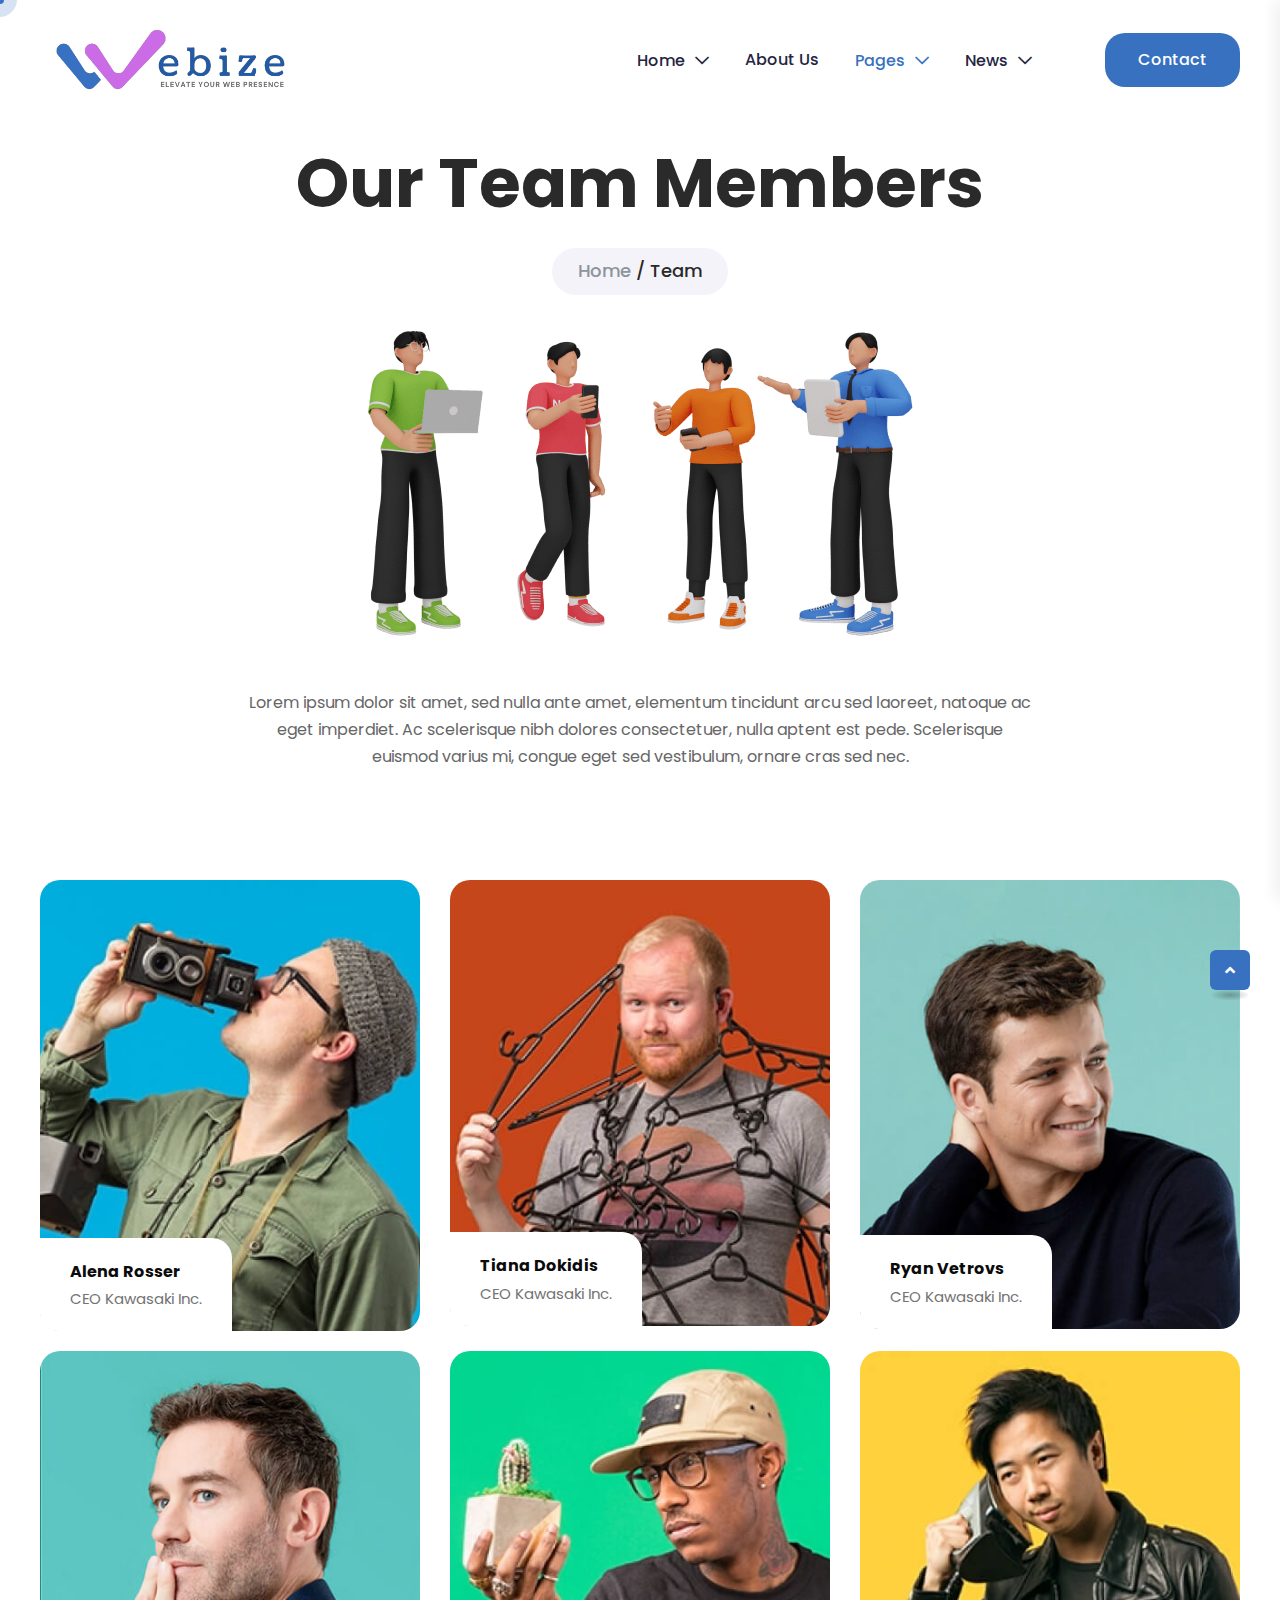
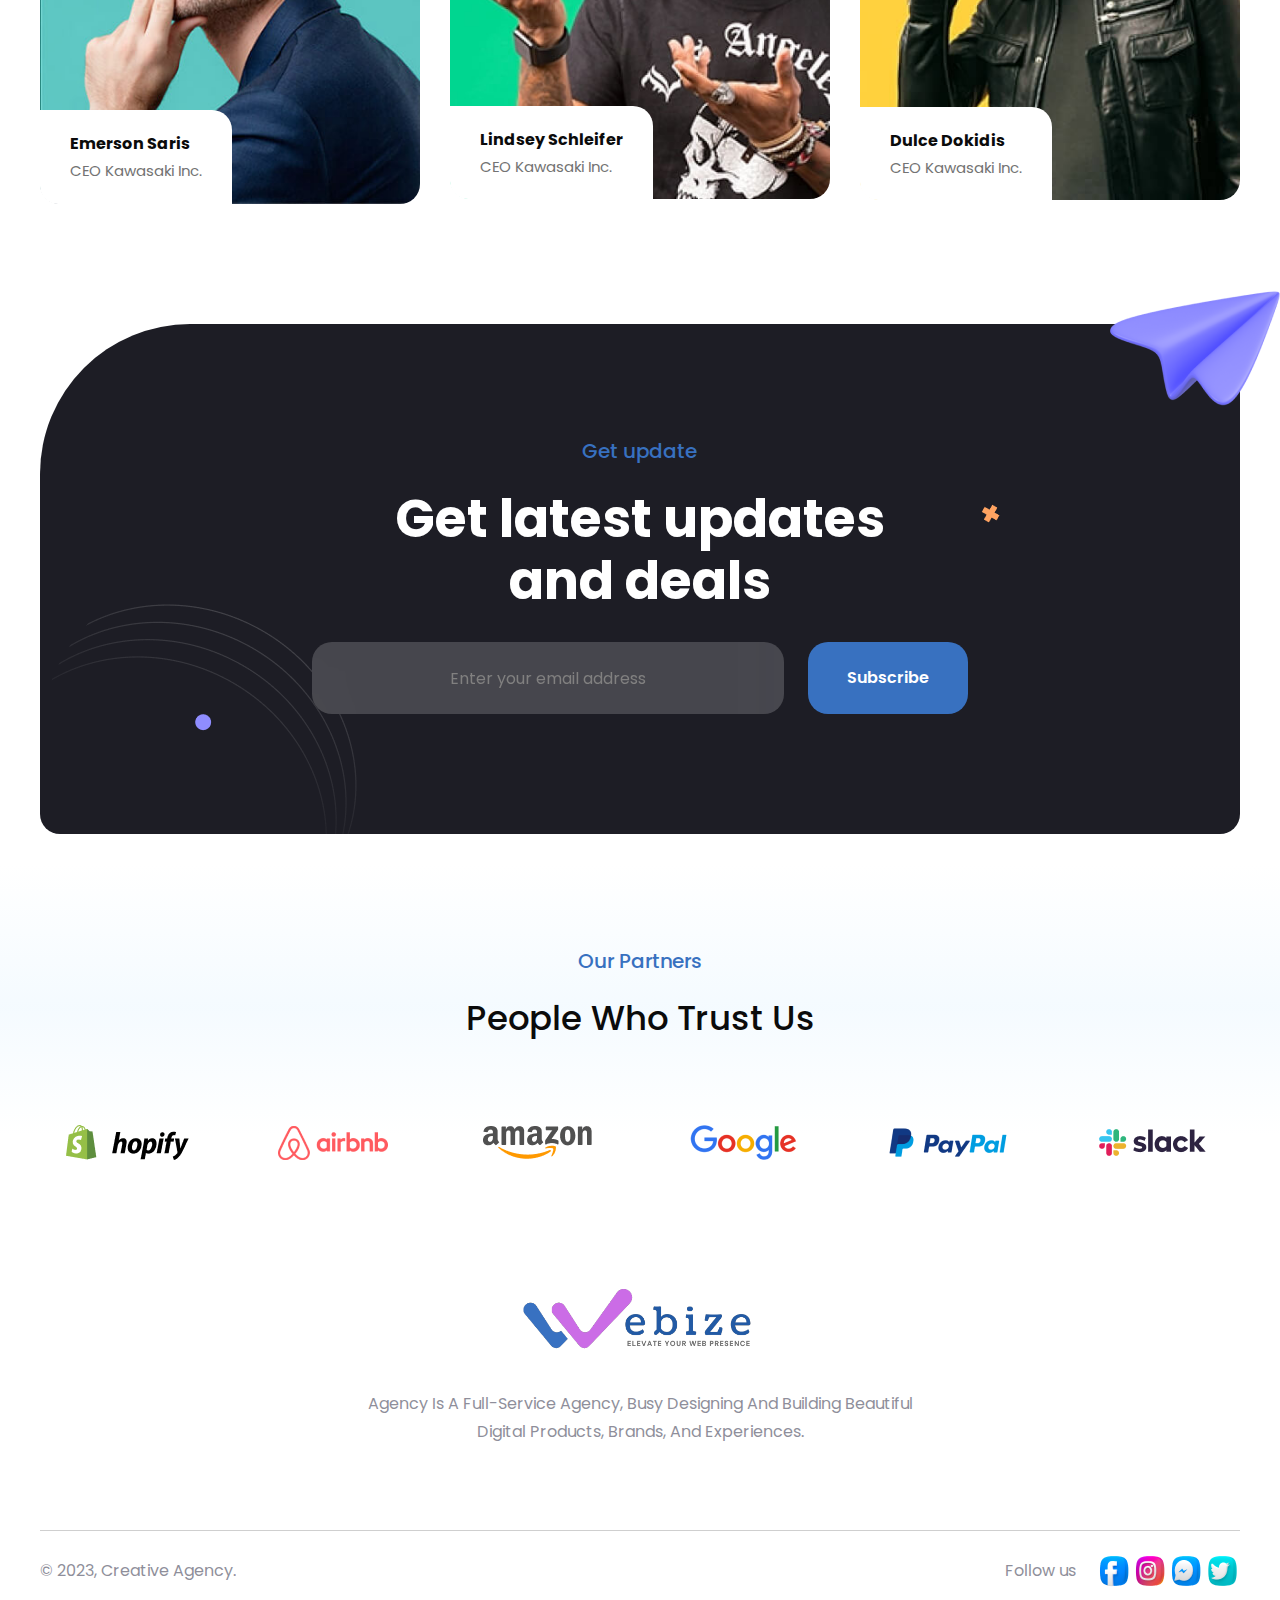
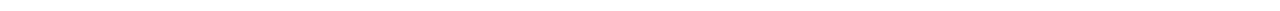
<file: team.html>
<!doctype html>
<html class="no-js" lang="en">
    
<!-- Mirrored from themedox.com/demo/xolio/team.html by HTTrack Website Copier/3.x [XR&CO'2014], Fri, 17 Feb 2023 19:15:29 GMT -->
<head>
        <meta charset="utf-8">
        <meta http-equiv="x-ua-compatible" content="ie=edge">
        <title>Xolio - Creative Agency HTML5 Template</title>
        <meta name="description" content="Xolio - Creative Agency Template">
        <meta name="viewport" content="width=device-width, initial-scale=1">

		<link rel="shortcut icon" type="image/x-icon" href="assets/img/favicon.png">
        <!-- Place favicon.ico in the root directory -->

        <!-- CSS here -->
        <link rel="stylesheet" href="assets/css/bootstrap.min.css">
        <link rel="stylesheet" href="assets/css/animate.min.css">
        <link rel="stylesheet" href="assets/css/magnific-popup.css">
        <link rel="stylesheet" href="assets/css/fontawesome-all.min.css">
        <link rel="stylesheet" href="assets/css/swiper-bundle.min.css">
        <link rel="stylesheet" href="assets/css/odometer.css">
        <link rel="stylesheet" href="assets/css/slick.css">
        <link rel="stylesheet" href="assets/css/default.css">
        <link rel="stylesheet" href="assets/css/style.css">
        <link rel="stylesheet" href="assets/css/responsive.css">
    </head>
    <body>

        <!--Preloader-->
        <div id="preloader">
            <div id="loader" class="loader">
                <div class="loader-container">
                    <div class="loader-icon"><img src="assets/img/logo/6.png" alt="Xolio - Creative Agency HTML5 Template"></div>
                </div>
            </div>
        </div>
        <!--Preloader-end -->

        <!-- Custom-cursor -->
        <div class="mouseCursor cursor-outer"></div>
        <div class="mouseCursor cursor-inner"><span>Drag</span></div>
        <!-- Custom-cursor-end -->

		<!-- Scroll-top -->
        <button class="scroll-top scroll-to-target" data-target="html">
            <i class="fas fa-angle-up"></i>
        </button>
        <!-- Scroll-top-end-->

        <!-- header-area -->
        <header>
            <div id="sticky-header" class="menu-area transparent-header">
                <div class="container">
                    <div class="row">
                        <div class="col-12">
                            <div class="mobile-nav-toggler"><i class="fas fa-bars"></i></div>
                            <div class="menu-wrap">
                                <nav class="menu-nav">
                                    <div class="logo">
                                        <a href="index.html"><img src="assets/img/logo/webize.png" alt="Logo"></a>
                                    </div>
                                    <div class="navbar-wrap main-menu d-none d-lg-flex">
                                        <ul class="navigation">
                                            <li class="menu-item-has-children"><a href="#">Home</a>
                                                <ul class="sub-menu">
                                                    <li><a href="index.html">Creative Agency</a></li>
                                                    <li><a href="index-2.html">Personal Portfolio</a></li>
                                                    <li><a href="index-3.html">Digital Agency</a></li>
                                                </ul>
                                            </li>
                                            <li><a href="about-us.html">About Us</a></li>
                                            <li class="active menu-item-has-children"><a href="#">pages</a>
                                                <ul class="sub-menu">
                                                    <li><a href="about-me.html">About Me</a></li>
                                                    <li class="active"><a href="team.html">Team Page</a></li>
                                                    <li><a href="team-details.html">Team Details</a></li>
                                                    <li><a href="project-details.html">Portfolio Details</a></li>
                                                    <li><a href="services-details.html">Services Details</a></li>
                                                    <li><a href="contact.html">Contact Us</a></li>
                                                </ul>
                                            </li>
                                            <li class="menu-item-has-children"><a href="#">News</a>
                                                <ul class="sub-menu">
                                                    <li><a href="blog.html">Our Blog</a></li>
                                                    <li><a href="blog-details.html">Blog Details</a></li>
                                                </ul>
                                            </li>
                                        </ul>
                                    </div>
                                    <div class="header-action">
                                        <ul class="list-wrap">
                                            <li class="header-btn"><a href="#!" class="btn">Contact <span></span></a></li>
                                        </ul>
                                    </div>
                                </nav>
                            </div>

                            <!-- Mobile Menu  -->
                            <div class="mobile-menu">
                                <nav class="menu-box">
                                    <div class="close-btn"><i class="fas fa-times"></i></div>
                                    <div class="nav-logo">
                                        <a href="index.html"><img src="assets/img/logo/webize.png" alt="Logo"></a>
                                    </div>
                                    <div class="menu-outer">
                                        <!--Here Menu Will Come Automatically Via Javascript / Same Menu as in Header-->
                                    </div>
                                    <div class="social-links">
                                        <ul class="clearfix list-wrap">
                                            <li><a href="#"><i class="fab fa-facebook-f"></i></a></li>
                                            <li><a href="#"><i class="fab fa-twitter"></i></a></li>
                                            <li><a href="#"><i class="fab fa-instagram"></i></a></li>
                                            <li><a href="#"><i class="fab fa-linkedin-in"></i></a></li>
                                            <li><a href="#"><i class="fab fa-youtube"></i></a></li>
                                        </ul>
                                    </div>
                                </nav>
                            </div>
                            <div class="menu-backdrop"></div>
                            <!-- End Mobile Menu -->

                        </div>
                    </div>
                </div>

                <!-- header-contact -->
                <div class="header-contact-wrap">
                    <div class="container">
                        <div class="row">
                            <div class="col-lg-8">
                                <div class="left-side-content">
                                    <h3 class="title">Contact</h3>
                                    <div class="row">
                                        <div class="col-xl-4 col-lg-5 col-md-6">
                                            <div class="contact-info-list">
                                                <ul class="list-wrap">
                                                    <li>
                                                        <div class="icon">
                                                            <svg viewBox="0 0 22 20" fill="none" xmlns="http://www.w3.org/2000/svg">
                                                                <path fill-rule="evenodd" clip-rule="evenodd"
                                                                    d="M1.5 6.5C1.5 4.89295 1.95538 3.86848 2.63534 3.2371C3.32535 2.59637 4.36497 2.25 5.75 2.25H15.75C17.135 2.25 18.1746 2.59637 18.8647 3.2371C19.5446 3.86848 20 4.89295 20 6.5V13.5C20 15.107 19.5446 16.1315 18.8647 16.7629C18.1746 17.4036 17.135 17.75 15.75 17.75H5.75C4.36497 17.75 3.32535 17.4036 2.63534 16.7629C1.95538 16.1315 1.5 15.107 1.5 13.5V6.5ZM5.75 0.75C4.13503 0.75 2.67465 1.15363 1.61466 2.1379C0.544615 3.13152 0 4.60705 0 6.5V13.5C0 15.393 0.544615 16.8685 1.61466 17.8621C2.67465 18.8464 4.13503 19.25 5.75 19.25H15.75C17.365 19.25 18.8254 18.8464 19.8853 17.8621C20.9554 16.8685 21.5 15.393 21.5 13.5V6.5C21.5 4.60705 20.9554 3.13152 19.8853 2.1379C18.8254 1.15363 17.365 0.75 15.75 0.75H5.75ZM16.2181 7.58602C16.5417 7.32751 16.5945 6.85558 16.336 6.53194C16.0775 6.20829 15.6056 6.15548 15.2819 6.41398L12.1529 8.91324L12.1525 8.91352C11.3961 9.51536 10.0946 9.51549 9.33799 8.91393L6.21898 6.41471C5.89574 6.1557 5.42373 6.20778 5.16471 6.53102C4.9057 6.85426 4.95778 7.32627 5.28102 7.58529L8.40101 10.0853L8.40286 10.0868C9.70626 11.1244 11.7837 11.1244 13.0871 10.0868L13.0881 10.086L16.2181 7.58602Z" />
                                                            </svg>
                                                        </div>
                                                        <div class="content">
                                                            <a href="mailto:company@gmail.com">company@gmail.com</a>
                                                        </div>
                                                    </li>
                                                    <li>
                                                        <div class="icon">
                                                            <svg viewBox="0 0 20 22" fill="none" xmlns="http://www.w3.org/2000/svg">
                                                                <path fill-rule="evenodd" clip-rule="evenodd"
                                                                    d="M2.48199 7.65591C3.37522 3.73032 6.71708 1.74769 10.1338 1.75C13.5508 1.75231 16.8905 3.73971 17.7791 7.66556L17.7791 7.6656C18.8362 12.3354 15.943 16.3756 13.2111 18.999L13.2097 19.0004C11.4913 20.659 8.77127 20.661 7.04076 18.9997C4.31866 16.3762 1.42493 12.3261 2.48199 7.65591ZM10.1348 0.250002C14.1154 0.252693 18.1706 2.60029 19.2421 7.33441C20.4848 12.8239 17.0589 17.3834 14.251 20.08C11.9497 22.3008 8.31046 22.2989 6.00106 20.0809L6.00012 20.08C3.20236 17.3836 -0.22362 12.8139 1.01908 7.32441L1.01926 7.32364C2.09618 2.58953 6.1542 0.247312 10.1348 0.250002ZM7.76166 9.30994C7.76166 8.00103 8.82274 6.93994 10.1317 6.93994C11.4406 6.93994 12.5017 8.00103 12.5017 9.30994C12.5017 10.6189 11.4406 11.6799 10.1317 11.6799C8.82274 11.6799 7.76166 10.6189 7.76166 9.30994ZM10.1317 5.43994C7.99432 5.43994 6.26166 7.1726 6.26166 9.30994C6.26166 11.4473 7.99432 13.1799 10.1317 13.1799C12.269 13.1799 14.0017 11.4473 14.0017 9.30994C14.0017 7.1726 12.269 5.43994 10.1317 5.43994Z" />
                                                            </svg>
                                                        </div>
                                                        <div class="content">
                                                            <span>Ranelagh Place, Liverpool, L3 5UL, England</span>
                                                        </div>
                                                    </li>
                                                    <li>
                                                        <div class="icon">
                                                            <svg viewBox="0 0 22 22" fill="none" xmlns="http://www.w3.org/2000/svg">
                                                                <path fill-rule="evenodd" clip-rule="evenodd"
                                                                    d="M1.5 11C1.5 5.89421 5.64421 1.75 10.75 1.75C15.8558 1.75 20 5.89421 20 11C20 16.1058 15.8558 20.25 10.75 20.25C5.64421 20.25 1.5 16.1058 1.5 11ZM10.75 0.25C4.81579 0.25 0 5.06579 0 11C0 16.9342 4.81579 21.75 10.75 21.75C16.6842 21.75 21.5 16.9342 21.5 11C21.5 5.06579 16.6842 0.25 10.75 0.25ZM11.1289 6.50977C11.1289 6.09555 10.7931 5.75977 10.3789 5.75977C9.96469 5.75977 9.62891 6.09555 9.62891 6.50977V10.6098C9.62891 11.0862 9.79027 11.5637 10.0149 11.9576C10.2393 12.3511 10.5673 12.7322 10.9755 12.9744L10.9766 12.975L14.0746 14.8238C14.4303 15.0361 14.8907 14.9198 15.1029 14.5641C15.3152 14.2084 15.1989 13.748 14.8432 13.5357L11.7433 11.6857L11.7413 11.6845C11.6099 11.6067 11.4483 11.4431 11.3179 11.2145C11.1875 10.9859 11.1289 10.7633 11.1289 10.6098V6.50977Z" />
                                                            </svg>
                                                        </div>
                                                        <div class="content">
                                                            <span>7 Days a week <br> from 10-00 am to 6-00 pm</span>
                                                        </div>
                                                    </li>
                                                </ul>
                                                <div class="lats-chat">
                                                    <a href="contact.html">Lat’s Chat</a>
                                                </div>
                                            </div>
                                        </div>
                                        <div class="col-xl-8 col-lg-7 col-md-6">
                                            <div class="our-best-project">
                                                <div class="content">
                                                    <h4 class="title">One of Our <span>Best Ongoing</span> Projects</h4>
                                                    <a href="project-details.html" class="btn">Details <span></span></a>
                                                </div>
                                                <div class="thumb">
                                                    <img src="assets/img/images/our_project_img.png" alt="">
                                                </div>
                                            </div>
                                        </div>
                                    </div>
                                </div>
                            </div>
                            <div class="col-lg-4">
                                <div class="customer-support-wrap">
                                    <h4 class="title">Customer Support</h4>
                                    <div class="customer-support-content">
                                        <div class="content-top">
                                            <img src="assets/img/images/support_img.png" alt="">
                                            <h4 class="title">Need Help Choosing a Plan?</h4>
                                        </div>
                                        <p>We offer solutions for businesses of all sizes. For questions about our plans and products,,
                                            contact our team of experts. <a href="contact.html">Get in touch</a></p>
                                    </div>
                                    <div class="content-bottom">
                                        <a href="contact.html">Support</a>
                                        <a href="contact.html">Documentation</a>
                                    </div>
                                </div>
                            </div>
                        </div>
                    </div>
                </div>
                <div class="body-contact-overlay"></div>
                <!-- header-contact-end -->
            </div>
        </header>
        <!-- header-area-end -->



        <!-- main-area -->
        <main>

            <!-- breadcrumb-area -->
            <section class="breadcrumb-area breadcrumb-area-two pt-175">
                <div class="container">
                    <div class="row">
                        <div class="col-12">
                            <div class="breadcrumb-content">
                                <h2 class="title">Our Team Members</h2>
                                <nav aria-label="breadcrumb">
                                    <ol class="breadcrumb">
                                        <li class="breadcrumb-item"><a href="index.html">Home</a></li>
                                        <li class="breadcrumb-item active" aria-current="page">Team</li>
                                    </ol>
                                </nav>
                            </div>
                        </div>
                    </div>
                </div>
            </section>
            <!-- breadcrumb-area-end -->

            <!-- community-area -->
            <div class="community-area pt-30">
                <div class="container">
                    <div class="row justify-content-center">
                        <div class="col-xl-8 col-lg-10">
                            <div class="community-img">
                                <img src="assets/img/images/community_img.png" alt="">
                            </div>
                            <div class="community-content">
                                <p>Lorem ipsum dolor sit amet, sed nulla ante amet, elementum tincidunt arcu sed laoreet, natoque ac eget imperdiet. Ac scelerisque nibh dolores consectetuer, nulla aptent est pede. Scelerisque euismod varius mi, congue eget sed vestibulum, ornare cras sed nec.</p>
                            </div>
                        </div>
                    </div>
                </div>
            </div>
            <!-- community-area-end -->

            <!-- team-area -->
            <section class="team-area-two pt-110 pb-100">
                <div class="container">
                    <div class="row justify-content-center">
                        <div class="col-lg-4 col-md-6 col-sm-10">
                            <div class="team-item">
                                <div class="team-thumb">
                                    <a href="team-details.html"><img src="assets/img/team/inner_team01.jpg" alt=""></a>
                                </div>
                                <div class="team-content">
                                    <h2 class="title"><a href="team-details.html">Alena Rosser</a></h2>
                                    <span>CEO Kawasaki Inc.</span>
                                    <div class="team-social">
                                        <ul class="list-wrap">
                                            <li><a href="#"><i class="fab fa-facebook-f"></i></a></li>
                                            <li><a href="#"><i class="fab fa-twitter"></i></a></li>
                                            <li><a href="#"><i class="fab fa-linkedin-in"></i></a></li>
                                            <li><a href="#"><i class="fab fa-behance"></i></a></li>
                                        </ul>
                                    </div>
                                </div>
                            </div>
                        </div>
                        <div class="col-lg-4 col-md-6 col-sm-10">
                            <div class="team-item">
                                <div class="team-thumb">
                                    <a href="team-details.html"><img src="assets/img/team/inner_team02.jpg" alt=""></a>
                                </div>
                                <div class="team-content">
                                    <h2 class="title"><a href="team-details.html">Tiana Dokidis</a></h2>
                                    <span>CEO Kawasaki Inc.</span>
                                    <div class="team-social">
                                        <ul class="list-wrap">
                                            <li><a href="#"><i class="fab fa-facebook-f"></i></a></li>
                                            <li><a href="#"><i class="fab fa-twitter"></i></a></li>
                                            <li><a href="#"><i class="fab fa-linkedin-in"></i></a></li>
                                            <li><a href="#"><i class="fab fa-behance"></i></a></li>
                                        </ul>
                                    </div>
                                </div>
                            </div>
                        </div>
                        <div class="col-lg-4 col-md-6 col-sm-10">
                            <div class="team-item">
                                <div class="team-thumb">
                                    <a href="team-details.html"><img src="assets/img/team/inner_team03.jpg" alt=""></a>
                                </div>
                                <div class="team-content">
                                    <h2 class="title"><a href="team-details.html">Ryan Vetrovs</a></h2>
                                    <span>CEO Kawasaki Inc.</span>
                                    <div class="team-social">
                                        <ul class="list-wrap">
                                            <li><a href="#"><i class="fab fa-facebook-f"></i></a></li>
                                            <li><a href="#"><i class="fab fa-twitter"></i></a></li>
                                            <li><a href="#"><i class="fab fa-linkedin-in"></i></a></li>
                                            <li><a href="#"><i class="fab fa-behance"></i></a></li>
                                        </ul>
                                    </div>
                                </div>
                            </div>
                        </div>
                        <div class="col-lg-4 col-md-6 col-sm-10">
                            <div class="team-item">
                                <div class="team-thumb">
                                    <a href="team-details.html"><img src="assets/img/team/inner_team04.jpg" alt=""></a>
                                </div>
                                <div class="team-content">
                                    <h2 class="title"><a href="team-details.html">Emerson Saris</a></h2>
                                    <span>CEO Kawasaki Inc.</span>
                                    <div class="team-social">
                                        <ul class="list-wrap">
                                            <li><a href="#"><i class="fab fa-facebook-f"></i></a></li>
                                            <li><a href="#"><i class="fab fa-twitter"></i></a></li>
                                            <li><a href="#"><i class="fab fa-linkedin-in"></i></a></li>
                                            <li><a href="#"><i class="fab fa-behance"></i></a></li>
                                        </ul>
                                    </div>
                                </div>
                            </div>
                        </div>
                        <div class="col-lg-4 col-md-6 col-sm-10">
                            <div class="team-item">
                                <div class="team-thumb">
                                    <a href="team-details.html"><img src="assets/img/team/inner_team05.jpg" alt=""></a>
                                </div>
                                <div class="team-content">
                                    <h2 class="title"><a href="team-details.html">Lindsey Schleifer</a></h2>
                                    <span>CEO Kawasaki Inc.</span>
                                    <div class="team-social">
                                        <ul class="list-wrap">
                                            <li><a href="#"><i class="fab fa-facebook-f"></i></a></li>
                                            <li><a href="#"><i class="fab fa-twitter"></i></a></li>
                                            <li><a href="#"><i class="fab fa-linkedin-in"></i></a></li>
                                            <li><a href="#"><i class="fab fa-behance"></i></a></li>
                                        </ul>
                                    </div>
                                </div>
                            </div>
                        </div>
                        <div class="col-lg-4 col-md-6 col-sm-10">
                            <div class="team-item">
                                <div class="team-thumb">
                                    <a href="team-details.html"><img src="assets/img/team/inner_team06.jpg" alt=""></a>
                                </div>
                                <div class="team-content">
                                    <h2 class="title"><a href="team-details.html">Dulce Dokidis</a></h2>
                                    <span>CEO Kawasaki Inc.</span>
                                    <div class="team-social">
                                        <ul class="list-wrap">
                                            <li><a href="#"><i class="fab fa-facebook-f"></i></a></li>
                                            <li><a href="#"><i class="fab fa-twitter"></i></a></li>
                                            <li><a href="#"><i class="fab fa-linkedin-in"></i></a></li>
                                            <li><a href="#"><i class="fab fa-behance"></i></a></li>
                                        </ul>
                                    </div>
                                </div>
                            </div>
                        </div>
                    </div>
                </div>
            </section>
            <!-- team-area-end -->

            <!-- newsletter-area -->
            <section class="newsletter-area-two">
                <div class="container">
                    <div class="newsletter-wrap">
                        <div class="row justify-content-center">
                            <div class="col-xl-7 col-lg-9">
                                <div class="section-title title-style-two white-title text-center mb-30">
                                    <span class="sub-title">Get update</span>
                                    <h2 class="title">Get latest updates and deals</h2>
                                </div>
                            </div>
                        </div>
                        <div class="row justify-content-center">
                            <div class="col-xl-8">
                                <div class="newsletter-form">
                                    <form action="#">
                                        <input type="email" placeholder="Enter your email address">
                                        <button type="submit" class="btn">Subscribe <span></span></button>
                                    </form>
                                </div>
                            </div>
                        </div>
                        <div class="newsletter-shape-wrap-two">
                            <img src="assets/img/images/h3_newsletter_shape01.png" alt="">
                            <img src="assets/img/images/h3_newsletter_shape02.png" alt="">
                            <img src="assets/img/images/h3_newsletter_shape03.png" alt="">
                            <img src="assets/img/images/h3_newsletter_shape04.png" alt="">
                        </div>
                    </div>
                </div>
            </section>
            <!-- newsletter-area-end -->

            <!-- brand-area -->
            <section class="brand-area-two pt-110">
                <div class="container">
                    <div class="row justify-content-center">
                        <div class="col-lg-6">
                            <div class="section-title text-center mb-80">
                                <span class="sub-title">Our Partners</span>
                                <h2 class="title">People Who Trust Us</h2>
                            </div>
                        </div>
                    </div>
                    <div class="row brand-active">
                        <div class="col-12">
                            <div class="brand-item-two">
                                <img src="assets/img/brand/h3_brand_img01.png" alt="">
                            </div>
                        </div>
                        <div class="col-12">
                            <div class="brand-item-two">
                                <img src="assets/img/brand/h3_brand_img02.png" alt="">
                            </div>
                        </div>
                        <div class="col-12">
                            <div class="brand-item-two">
                                <img src="assets/img/brand/h3_brand_img03.png" alt="">
                            </div>
                        </div>
                        <div class="col-12">
                            <div class="brand-item-two">
                                <img src="assets/img/brand/h3_brand_img04.png" alt="">
                            </div>
                        </div>
                        <div class="col-12">
                            <div class="brand-item-two">
                                <img src="assets/img/brand/h3_brand_img05.png" alt="">
                            </div>
                        </div>
                        <div class="col-12">
                            <div class="brand-item-two">
                                <img src="assets/img/brand/h3_brand_img06.png" alt="">
                            </div>
                        </div>
                    </div>
                </div>
            </section>
            <!-- brand-area-end -->

        </main>
        <!-- main-area-end -->

        <!-- footer-area -->
        <footer>
            <div class="footer-area-two footer-area-three">
                <div class="container">
                    <div class="footer-top-two">
                        <div class="row justify-content-center">
                            <div class="col-xl-6 col-lg-8">
                                <div class="footer-content-two text-center">
                                    <div class="logo">
                                        <a href="index.html"><img src="assets/img/logo/webize.png" alt=""></a>
                                    </div>
                                    <p>Agency is a full-service agency, busy designing and building beautiful digital products, brands, and experiences.</p>
                                </div>
                            </div>
                        </div>
                    </div>
                    <div class="footer-bottom-two">
                        <div class="row align-items-center">
                            <div class="col-md-6">
                                <div class="copyright-text">
                                    <p>© 2023, Creative Agency.</p>
                                </div>
                            </div>
                            <div class="col-md-6">
                                <div class="footer-social-two">
                                    <ul class="list-wrap">
                                        <li class="title">Follow us</li>
                                        <li><a href="#"><img src="assets/img/icon/footer_icon01.png" alt=""></a></li>
                                        <li><a href="#"><img src="assets/img/icon/footer_icon02.png" alt=""></a></li>
                                        <li><a href="#"><img src="assets/img/icon/footer_icon03.png" alt=""></a></li>
                                        <li><a href="#"><img src="assets/img/icon/footer_icon04.png" alt=""></a></li>
                                    </ul>
                                </div>
                            </div>
                        </div>
                    </div>
                </div>
            </div>
        </footer>
        <!-- footer-area-end -->



        <!-- JS here -->
        <script src="assets/js/vendor/jquery-3.6.0.min.js"></script>
        <script src="assets/js/bootstrap.min.js"></script>
        <script src="assets/js/isotope.pkgd.min.js"></script>
        <script src="assets/js/imagesloaded.pkgd.min.js"></script>
        <script src="assets/js/jquery.magnific-popup.min.js"></script>
        <script src="assets/js/jquery.odometer.min.js"></script>
        <script src="assets/js/swiper-bundle.min.js"></script>
        <script src="assets/js/jquery.appear.js"></script>
        <script src="assets/js/slick.min.js"></script>
        <script src="assets/js/ajax-form.js"></script>
        <script src="assets/js/parallax.min.js"></script>
        <script src="assets/js/jquery.parallaxScroll.min.js"></script>
        <script src="assets/js/tween-max.js"></script>
        <script src="assets/js/wow.min.js"></script>
        <script src="assets/js/main.js"></script>
    </body>

<!-- Mirrored from themedox.com/demo/xolio/team.html by HTTrack Website Copier/3.x [XR&CO'2014], Fri, 17 Feb 2023 19:15:30 GMT -->
</html>
</file>
<file: assets/css/odometer.css>
.odometer.odometer-auto-theme, .odometer.odometer-theme-default {
  display: inline-block;
  vertical-align: middle;
  *vertical-align: auto;
  *zoom: 1;
  *display: inline;
  position: relative;
}
.odometer.odometer-auto-theme .odometer-digit, .odometer.odometer-theme-default .odometer-digit {
  display: inline-block;
  vertical-align: middle;
  *vertical-align: auto;
  *zoom: 1;
  *display: inline;
  position: relative;
}
.odometer.odometer-auto-theme .odometer-digit .odometer-digit-spacer, .odometer.odometer-theme-default .odometer-digit .odometer-digit-spacer {
  display: inline-block;
  vertical-align: middle;
  *vertical-align: auto;
  *zoom: 1;
  *display: inline;
  visibility: hidden;
}
.odometer.odometer-auto-theme .odometer-digit .odometer-digit-inner, .odometer.odometer-theme-default .odometer-digit .odometer-digit-inner {
  text-align: left;
  display: block;
  position: absolute;
  top: 0;
  left: 0;
  right: 0;
  bottom: 0;
  overflow: hidden;
}
.odometer.odometer-auto-theme .odometer-digit .odometer-ribbon, .odometer.odometer-theme-default .odometer-digit .odometer-ribbon {
  display: block;
}
.odometer.odometer-auto-theme .odometer-digit .odometer-ribbon-inner, .odometer.odometer-theme-default .odometer-digit .odometer-ribbon-inner {
  display: block;
  -webkit-backface-visibility: hidden;
  backface-visibility: hidden;
}
.odometer.odometer-auto-theme .odometer-digit .odometer-value, .odometer.odometer-theme-default .odometer-digit .odometer-value {
  display: block;
  -webkit-transform: translateZ(0);
  transform: translateZ(0);
}
.odometer.odometer-auto-theme .odometer-digit .odometer-value.odometer-last-value, .odometer.odometer-theme-default .odometer-digit .odometer-value.odometer-last-value {
  position: absolute;
}
.odometer.odometer-auto-theme.odometer-animating-up .odometer-ribbon-inner, .odometer.odometer-theme-default.odometer-animating-up .odometer-ribbon-inner {
  -webkit-transition: -webkit-transform 2s;
  -moz-transition: -moz-transform 2s;
  -ms-transition: -ms-transform 2s;
  -o-transition: -o-transform 2s;
  transition: transform 2s;
}
.odometer.odometer-auto-theme.odometer-animating-up.odometer-animating .odometer-ribbon-inner, .odometer.odometer-theme-default.odometer-animating-up.odometer-animating .odometer-ribbon-inner {
  -webkit-transform: translateY(-100%);
  -moz-transform: translateY(-100%);
  -ms-transform: translateY(-100%);
  -o-transform: translateY(-100%);
  transform: translateY(-100%);
}
.odometer.odometer-auto-theme.odometer-animating-down .odometer-ribbon-inner, .odometer.odometer-theme-default.odometer-animating-down .odometer-ribbon-inner {
  -webkit-transform: translateY(-100%);
  -moz-transform: translateY(-100%);
  -ms-transform: translateY(-100%);
  -o-transform: translateY(-100%);
  transform: translateY(-100%);
}
.odometer.odometer-auto-theme.odometer-animating-down.odometer-animating .odometer-ribbon-inner, .odometer.odometer-theme-default.odometer-animating-down.odometer-animating .odometer-ribbon-inner {
  -webkit-transition: -webkit-transform 2s;
  -moz-transition: -moz-transform 2s;
  -ms-transition: -ms-transform 2s;
  -o-transition: -o-transform 2s;
  transition: transform 2s;
  -webkit-transform: translateY(0);
  -moz-transform: translateY(0);
  -ms-transform: translateY(0);
  -o-transform: translateY(0);
  transform: translateY(0);
}
.odometer.odometer-auto-theme .odometer-value, .odometer.odometer-theme-default .odometer-value {
  text-align: center;
}
.odometer-formatting-mark {
  display: none;
}
</file>
<file: assets/css/default.css>
/* Deafult Margin & Padding */
/*-- Margin Top --*/
.mt-5 {
	margin-top: 5px;
}
.mt-10 {
	margin-top: 10px;
}
.mt-15 {
	margin-top: 15px;
}
.mt-20 {
	margin-top: 20px;
}
.mt-25 {
	margin-top: 25px;
}
.mt-30 {
	margin-top: 30px;
}
.mt-35 {
	margin-top: 35px;
}
.mt-40 {
	margin-top: 40px;
}
.mt-45 {
	margin-top: 45px;
}
.mt-50 {
	margin-top: 50px;
}
.mt-55 {
	margin-top: 55px;
}
.mt-60 {
	margin-top: 60px;
}
.mt-65 {
	margin-top: 65px;
}
.mt-70 {
	margin-top: 70px;
}
.mt-75 {
	margin-top: 75px;
}
.mt-80 {
	margin-top: 80px;
}
.mt-85 {
	margin-top: 85px;
}
.mt-90 {
	margin-top: 90px;
}
.mt-95 {
	margin-top: 95px;
}
.mt-100 {
	margin-top: 100px;
}
.mt-105 {
	margin-top: 105px;
}
.mt-110 {
	margin-top: 110px;
}
.mt-115 {
	margin-top: 115px;
}
.mt-120 {
	margin-top: 120px;
}
.mt-125 {
	margin-top: 125px;
}
.mt-130 {
	margin-top: 130px;
}
.mt-135 {
	margin-top: 135px;
}
.mt-140 {
	margin-top: 140px;
}
.mt-145 {
	margin-top: 145px;
}
.mt-150 {
	margin-top: 150px;
}
.mt-155 {
	margin-top: 155px;
}
.mt-160 {
	margin-top: 160px;
}
.mt-165 {
	margin-top: 165px;
}
.mt-170 {
	margin-top: 170px;
}
.mt-175 {
	margin-top: 175px;
}
.mt-180 {
	margin-top: 180px;
}
.mt-185 {
	margin-top: 185px;
}
.mt-190 {
	margin-top: 190px;
}
.mt-195 {
	margin-top: 195px;
}
.mt-200 {
	margin-top: 200px;
}
/*-- Margin Bottom --*/

.mb-5 {
	margin-bottom: 5px;
}
.mb-10 {
	margin-bottom: 10px;
}
.mb-15 {
	margin-bottom: 15px;
}
.mb-20 {
	margin-bottom: 20px;
}
.mb-25 {
	margin-bottom: 25px;
}
.mb-30 {
	margin-bottom: 30px;
}
.mb-35 {
	margin-bottom: 35px;
}
.mb-40 {
	margin-bottom: 40px;
}
.mb-45 {
	margin-bottom: 45px;
}
.mb-50 {
	margin-bottom: 50px;
}
.mb-55 {
	margin-bottom: 55px;
}
.mb-60 {
	margin-bottom: 60px;
}
.mb-65 {
	margin-bottom: 65px;
}
.mb-70 {
	margin-bottom: 70px;
}
.mb-75 {
	margin-bottom: 75px;
}
.mb-80 {
	margin-bottom: 80px;
}
.mb-85 {
	margin-bottom: 85px;
}
.mb-90 {
	margin-bottom: 90px;
}
.mb-95 {
	margin-bottom: 95px;
}
.mb-100 {
	margin-bottom: 100px;
}
.mb-105 {
	margin-bottom: 105px;
}
.mb-110 {
	margin-bottom: 110px;
}
.mb-115 {
	margin-bottom: 115px;
}
.mb-120 {
	margin-bottom: 120px;
}
.mb-125 {
	margin-bottom: 125px;
}
.mb-130 {
	margin-bottom: 130px;
}
.mb-135 {
	margin-bottom: 135px;
}
.mb-140 {
	margin-bottom: 140px;
}
.mb-145 {
	margin-bottom: 145px;
}
.mb-150 {
	margin-bottom: 150px;
}
.mb-155 {
	margin-bottom: 155px;
}
.mb-160 {
	margin-bottom: 160px;
}
.mb-165 {
	margin-bottom: 165px;
}
.mb-170 {
	margin-bottom: 170px;
}
.mb-175 {
	margin-bottom: 175px;
}
.mb-180 {
	margin-bottom: 180px;
}
.mb-185 {
	margin-bottom: 185px;
}
.mb-190 {
	margin-bottom: 190px;
}
.mb-195 {
	margin-bottom: 195px;
}
.mb-200 {
	margin-bottom: 200px;
}
/*-- Padding Top --*/

.pt-5 {
	padding-top: 5px;
}
.pt-10 {
	padding-top: 10px;
}
.pt-15 {
	padding-top: 15px;
}
.pt-20 {
	padding-top: 20px;
}
.pt-25 {
	padding-top: 25px;
}
.pt-30 {
	padding-top: 30px;
}
.pt-35 {
	padding-top: 35px;
}
.pt-40 {
	padding-top: 40px;
}
.pt-45 {
	padding-top: 45px;
}
.pt-50 {
	padding-top: 50px;
}
.pt-55 {
	padding-top: 55px;
}
.pt-60 {
	padding-top: 60px;
}
.pt-65 {
	padding-top: 65px;
}
.pt-70 {
	padding-top: 70px;
}
.pt-75 {
	padding-top: 75px;
}
.pt-80 {
	padding-top: 80px;
}
.pt-85 {
	padding-top: 85px;
}
.pt-90 {
	padding-top: 90px;
}
.pt-95 {
	padding-top: 95px;
}
.pt-100 {
	padding-top: 100px;
}
.pt-105 {
	padding-top: 105px;
}
.pt-110 {
	padding-top: 110px;
}
.pt-115 {
	padding-top: 115px;
}
.pt-120 {
	padding-top: 120px;
}
.pt-125 {
	padding-top: 125px;
}
.pt-130 {
	padding-top: 130px;
}
.pt-135 {
	padding-top: 135px;
}
.pt-140 {
	padding-top: 140px;
}
.pt-145 {
	padding-top: 145px;
}
.pt-150 {
	padding-top: 150px;
}
.pt-155 {
	padding-top: 155px;
}
.pt-160 {
	padding-top: 160px;
}
.pt-165 {
	padding-top: 165px;
}
.pt-170 {
	padding-top: 170px;
}
.pt-175 {
	padding-top: 175px;
}
.pt-180 {
	padding-top: 180px;
}
.pt-185 {
	padding-top: 185px;
}
.pt-190 {
	padding-top: 190px;
}
.pt-195 {
	padding-top: 195px;
}
.pt-200 {
	padding-top: 200px;
}
/*-- Padding Bottom --*/

.pb-5 {
	padding-bottom: 5px;
}
.pb-10 {
	padding-bottom: 10px;
}
.pb-15 {
	padding-bottom: 15px;
}
.pb-20 {
	padding-bottom: 20px;
}
.pb-25 {
	padding-bottom: 25px;
}
.pb-30 {
	padding-bottom: 30px;
}
.pb-35 {
	padding-bottom: 35px;
}
.pb-40 {
	padding-bottom: 40px;
}
.pb-45 {
	padding-bottom: 45px;
}
.pb-50 {
	padding-bottom: 50px;
}
.pb-55 {
	padding-bottom: 55px;
}
.pb-60 {
	padding-bottom: 60px;
}
.pb-65 {
	padding-bottom: 65px;
}
.pb-70 {
	padding-bottom: 70px;
}
.pb-75 {
	padding-bottom: 75px;
}
.pb-80 {
	padding-bottom: 80px;
}
.pb-85 {
	padding-bottom: 85px;
}
.pb-90 {
	padding-bottom: 90px;
}
.pb-95 {
	padding-bottom: 95px;
}
.pb-100 {
	padding-bottom: 100px;
}
.pb-105 {
	padding-bottom: 105px;
}
.pb-110 {
	padding-bottom: 110px;
}
.pb-115 {
	padding-bottom: 115px;
}
.pb-120 {
	padding-bottom: 120px;
}
.pb-125 {
	padding-bottom: 125px;
}
.pb-130 {
	padding-bottom: 130px;
}
.pb-135 {
	padding-bottom: 135px;
}
.pb-140 {
	padding-bottom: 140px;
}
.pb-145 {
	padding-bottom: 145px;
}
.pb-150 {
	padding-bottom: 150px;
}
.pb-155 {
	padding-bottom: 155px;
}
.pb-160 {
	padding-bottom: 160px;
}
.pb-165 {
	padding-bottom: 165px;
}
.pb-170 {
	padding-bottom: 170px;
}
.pb-175 {
	padding-bottom: 175px;
}
.pb-180 {
	padding-bottom: 180px;
}
.pb-185 {
	padding-bottom: 185px;
}
.pb-190 {
	padding-bottom: 190px;
}
.pb-195 {
	padding-bottom: 195px;
}
.pb-200 {
	padding-bottom: 200px;
}



/*-- Padding Left --*/
.pl-0 {
	padding-left: 0px;
}
.pl-5 {
	padding-left: 5px;
}
.pl-10 {
	padding-left: 10px;
}
.pl-15 {
	padding-left: 15px;
}
.pl-20{
	padding-left: 20px;
}
.pl-25 {
	padding-left: 35px;
}
.pl-30 {
	padding-left: 30px;
}
.pl-35 {
	padding-left: 35px;
}

.pl-35 {
	padding-left: 35px;
}

.pl-40 {
	padding-left: 40px;
}

.pl-45 {
	padding-left: 45px;
}

.pl-50 {
	padding-left: 50px;
}

.pl-55 {
	padding-left: 55px;
}

.pl-60 {
	padding-left: 60px;
}
.pl-65 {
	padding-left: 65px;
}
.pl-70 {
	padding-left: 70px;
}
.pl-75 {
	padding-left: 75px;
}
.pl-80 {
	padding-left: 80px;
}
.pl-85 {
	padding-left: 80px;
}
.pl-90 {
	padding-left: 90px;
}
.pl-95 {
	padding-left: 95px;
}
.pl-100 {
	padding-left: 100px;
}


/*-- Padding Right --*/
.pr-0 {
	padding-right: 0px;
}
.pr-5 {
	padding-right: 5px;
}
.pr-10 {
	padding-right: 10px;
}
.pr-15 {
	padding-right: 15px;
}
.pr-20{
	padding-right: 20px;
}
.pr-25 {
	padding-right: 35px;
}
.pr-30 {
	padding-right: 30px;
}
.pr-35 {
	padding-right: 35px;
}

.pr-35 {
	padding-right: 35px;
}

.pr-40 {
	padding-right: 40px;
}

.pr-45 {
	padding-right: 45px;
}

.pr-50 {
	padding-right: 50px;
}

.pr-55 {
	padding-right: 55px;
}

.pr-60 {
	padding-right: 60px;
}
.pr-65 {
	padding-right: 65px;
}
.pr-70 {
	padding-right: 70px;
}
.pr-75 {
	padding-right: 75px;
}
.pr-80 {
	padding-right: 80px;
}
.pr-85 {
	padding-right: 80px;
}
.pr-90 {
	padding-right: 90px;
}
.pr-95 {
	padding-right: 95px;
}
.pr-100 {
	padding-right: 100px;
}

/* font weight */
.f-700{font-weight: 700;}
.f-600{font-weight: 600;}
.f-500{font-weight: 500;}
.f-400{font-weight: 400;}
.f-300{font-weight: 300;}

/* Background Color */

.gray-bg {
	background: #f7f7fd;
}
.white-bg {
	background: #fff;
}
.black-bg {
	background: #222;
}
.theme-bg {
	background: #222;
}
.primary-bg {
	background: #222;
}
/* Color */

.white-color {
	color: #fff;
}
.black-color {
	color: #222;
}
.theme-color {
	color: #222;
}
.primary-color {
	color: #222;
}
/* black overlay */

[data-overlay] {
	position: relative;
}
[data-overlay]::before {
	background: #000 none repeat scroll 0 0;
	content: "";
	height: 100%;
	left: 0;
	position: absolute;
	top: 0;
	width: 100%;
	z-index: 1;
}
[data-overlay="3"]::before {
	opacity: 0.3;
}
[data-overlay="4"]::before {
	opacity: 0.4;
}
[data-overlay="5"]::before {
	opacity: 0.5;
}
[data-overlay="6"]::before {
	opacity: 0.6;
}
[data-overlay="7"]::before {
	opacity: 0.7;
}
[data-overlay="8"]::before {
	opacity: 0.8;
}
[data-overlay="9"]::before {
	opacity: 0.9;
}
</file>
<file: assets/css/style.css>
/*
  Theme Name: Xolio - Creative Agency HTML5 Template
  Support: themegenix@gmail.com
  Description: Xolio - Creative Agency HTML5 Template.
  Version: 1.0
*/

/* CSS Index
============================
01. Variable CSS
02. Header
03. Mobile Menu
04. Breadcrumb
05. Banner
06. Slider
07. Services
08. About
09. Company
10. Success
11. History
12. Agency
13. Developr
14. Tools
15. Brand
16. Client
17. Team
18. Community
19. Counter
20. Project
21. Faq
22. Testimonial
23. Consultation
24. Pricing
25. Work
26. Blog
27. Pagination
28. Newsletter
29. Contact
30. Footer
31. Preloader
============================
*/



/*=============================
	1. Google Fonts
===============================*/
@import url('https://fonts.googleapis.com/css2?family=Poppins:ital,wght@0,300;0,400;0,500;0,600;0,700;0,800;1,300;1,400;1,500;1,600;1,700;1,800&amp;display=swap');

/*=============================
	01. Variable CSS
===============================*/
:root {
    --tg-body-font-family: 'Poppins', sans-serif;
    --tg-heading-font-family: 'Poppins', sans-serif;
    --tg-secondary-color: #cb6ce6;
    --tg-primary-color: #3871c0;
    --tg-body-font-color: #666666;
    --tg-heading-font-color: #0B0B0B;
    --tg-banner-title-color: #2A2A2A;
    --tg-paragraph-color: #666666;
    --tg-body-font-size: 16px;
    --tg-body-font-weight: 400;
    --tg-heading-font-weight: 700;
    --tg-body-line-height: 1.7;
    --tg-heading-line-height: 1.2;
	--tg-section-background: #292F3F;
	--tg-section-background-two: #1F1D28;
	--tg-section-background-three: #26242D;
	--tg-menu-color: #252541;
	--tg-arrow-color: #6F7C90;
	--tg-border-color: #F3F3F3;
	--tg-border-color-two: #D9D9D9;
	--tg-form-border-color: #D5D5D5;
	--tg-old-lace: #FFF2E4;
	--tg-magnolia: #F0EBFF;
	--tg-lavender: #E4F1FF;
    --tg-blue: #2B78F3;
    --tg-blue-two: #265FDB;
    --tg-blue-two-three: #398DDB;
    --tg-indigo: #A666F7;
    --tg-purple: #9270FF;
    --tg-dark-electric: #605E7A;
    --tg-pink: #F84D55;
    --tg-red: #F76766;
    --tg-orange: #F26F3B;
    --tg-yellow: #F1F026;
    --tg-yellow-two: #F5A623;
    --tg-yellow-three: #ECB321;
    --tg-green: #1B9A81;
    --tg-green-two: #7DDB39;
    --tg-teal: #57C0CE;
    --tg-cyan: #0dcaf0;
    --tg-white: #ffffff;
    --tg-black: #292930;
    --tg-black-two: #1D1D25;
    --tg-black-three: #1E1C1E;
    --tg-black-four: #212737;
    --tg-gray: #F4F3F9;
    --tg-gray-two: #FBFDFF;
    --tg-gray-three: #7E7E8C;
    --tg-gray-four: #B8B8C5;
    --tg-gray-five: #818080;
    --tg-gray-six: #F7F7F7;
    --tg-gray-seven: #6C7183;
    --tg-gray-eight: #F4F4F4;
    --tg-granite-gray: #6B645D;
    --tg-bright-gray: #EDEEF1;
    --tg-spanish-gray: #989898;
    --tg-cadet-grey: #92A5B4;
    --tg-cultured: #F3F7FA;
    --tg-black-coral: #5F5F71;
    --tg-silver: #C5C7CB;
    --tg-silver-two: #AEAEAE;
    --tg-silver-three: #AFAFAF;
    --tg-silver-three: #8D959B;
    --tg-silver-foil: #B0B0B0;
    --tg-manatee: #9E9DA9;
    --tg-onyx: #1D1D25;
    --facebook: #3b5998;
    --twitter: #00acee;
    --linkedin: #1976d2;
    --pinterest: #3b5998;
    --youtube: #c4302b;
    --skype: #00aff0;
}
body {
	font-family: var(--tg-body-font-family);
	font-weight: var(--tg-body-font-weight);
	font-size: var(--tg-body-font-size);
	line-height: var(--tg-body-line-height);
	color: var(--tg-body-font-color);
	font-style: normal;
}
.black-background {
	background: var(--tg-black);
}
img,
.img {
	max-width: 100%;
	transition: all 0.3s ease-out 0s;
}
.f-left {
	float: left
}
.f-right {
	float: right
}
.fix {
	overflow: hidden
}
a,
button {
	-webkit-transition: all 0.3s ease-out 0s;
	-moz-transition: all 0.3s ease-out 0s;
	-ms-transition: all 0.3s ease-out 0s;
	-o-transition: all 0.3s ease-out 0s;
	transition: all 0.3s ease-out 0s;
	text-decoration: none;
}
a:focus,
.btn:focus,
button:focus {
	text-decoration: none;
	outline: none;
	box-shadow: none;
}

a:hover,
.portfolio-cat a:hover,
.footer -menu li a:hover {
	color: var(--tg-primary-color);
	text-decoration: none;
}
a,
button {
	color: var(--tg-primary-color);
	outline: medium none;
	text-decoration: none;
}
.btn:focus,
button:focus,
input:focus,
input:focus,
textarea,
textarea:focus {
	outline: 0
}
.uppercase {
	text-transform: uppercase;
}
.capitalize {
	text-transform: capitalize;
}
h1,
h2,
h3,
h4,
h5,
h6 {
	font-family: var(--tg-heading-font-family);
	color: var(--tg-heading-font-color);
	margin-top: 0px;
	margin-bottom: .7rem;
	font-style: normal;
	line-height: var(--tg-heading-line-height);
	font-weight: var(--tg-heading-font-weight);
	text-transform: inherit;
}
h1 a,
h2 a,
h3 a,
h4 a,
h5 a,
h6 a {
	color: inherit;
}
h1 {
	font-size: 2.5rem;
}
h2 {
	font-size: 2rem;
}
h3 {
	font-size: 1.75rem;
}
h4 {
	font-size: 1.5rem;
}
h5 {
	font-size: 1.25rem;
}
h6 {
	font-size: 1rem;
}
.list-wrap {
	margin: 0px;
	padding: 0px;
}
.list-wrap li {
	list-style: none
}
p {
	font-size: var(--tg-body-font-size);
	font-weight: var(--tg-body-font-weight);
	line-height: var(--tg-body-line-height);
	color: var(--tg-paragraph-color);
	margin-bottom: 15px;
}
hr {
	border-bottom: 1px solid var(--tg-primary-color);
	border-top: 0 none;
	margin: 30px 0;
	padding: 0;
}
label {
	color: var(--tg-body-font-color);
	cursor: pointer;
	font-size: 16px;
	font-weight: 400;
}
*::-moz-selection {
	background: var(--tg-primary-color);
	color: var(--tg-white);
	text-shadow: none;
}
::-moz-selection {
	background: var(--tg-primary-color);
	color: var(--tg-white);
	text-shadow: none;
}
::selection {
	background: var(--tg-primary-color);
	color: var(--tg-white);
	text-shadow: none;
}
*::-moz-placeholder {
	color: var(--tg-body-font-color);
	font-size: var(--tg-body-font-size);
	opacity: 1;
}
*::placeholder {
	color: var(--tg-body-font-color);
	font-size: var(--tg-body-font-size);
	opacity: 1;
}
.theme-overlay {
	position: relative
}
.theme-overlay::before {
	background: var(--tg-primary-color) none repeat scroll 0 0;
	content: "";
	height: 100%;
	left: 0;
	opacity: 0.6;
	position: absolute;
	top: 0;
	width: 100%;
}
.separator {
	border-top: 1px solid var(--tg-primary-color);
}

/* Bootstrap 5 */
.container {
    padding-left: 15px;
    padding-right: 15px;
}
.row {
    --bs-gutter-x: 30px;
}
.row.g-0 {
	--bs-gutter-x: 0;
}
.gutter-y-30 {
  	--bs-gutter-y: 30px;
}

/*=============================
	1. Button style
===============================*/
.btn {
	user-select: none;
	background: var(--tg-secondary-color) none repeat scroll 0 0;
	border: medium none;
	border-radius: 20px;
	color: var(--tg-white);
	cursor: pointer;
	display: inline-block;
	font-size: 16px;
	font-weight: 600;
	letter-spacing: 0;
	line-height: 1;
	margin-bottom: 0px;
	padding: 28px 55px;
	text-align: center;
	text-transform: capitalize;
	touch-action: manipulation;
	transition: all 700ms ease 0s;
	vertical-align: middle;
	white-space: nowrap;
	position: relative;
	overflow: hidden;
	z-index: 1;
}
.btn span {
    background: var(--tg-primary-color) none repeat scroll 0 0;
    border-radius: 50%;
    display: block;
    height: 0;
    position: absolute;
    transform: translate(-50%, -50%);
    -moz-transform: translate(-50%, -50%);
    -webkit-transform: translate(-50%, -50%);
    -ms-transform: translate(-50%, -50%);
    -o-transform: translate(-50%, -50%);
    transition: width 0.6s ease 0s, height 0.6s ease 0s;
    -moz-transition: width 0.6s ease 0s, height 0.6s ease 0s;
    -webkit-transition: width 0.6s ease 0s, height 0.6s ease 0s;
    -ms-transition: width 0.6s ease 0s, height 0.6s ease 0s;
    -o-transition: width 0.6s ease 0s, height 0.6s ease 0s;
    width: 0;
    z-index: -1;
}
.btn:hover > span {
    height: 562.5px;
    width: 562.5px;
}
.btn:hover {
	color: var(--tg-white);
}
.breadcrumb > .active {
	color: var(--tg-primary-color);
}

/* scrollUp */
.scroll-top {
	width: 40px;
	height: 40px;
	line-height: 40px;
	position: fixed;
	bottom: -10%;
	right: 30px;
	font-size: var(--tg-body-font-size);
	border-radius: 6px;
	z-index: 99;
	color: var(--tg-white);
	text-align: center;
	cursor: pointer;
	background: var(--tg-primary-color);
	transition: 1s ease;
	border: none;
}
.scroll-top.open {
	bottom: 30px;
}
.scroll-top::after {
	position: absolute;
	z-index: -1;
	content: '';
	top: 100%;
	left: 5%;
	height: 10px;
	width: 90%;
	opacity: 1;
	background: radial-gradient(ellipse at center, rgba(0, 0, 0, 0.25) 0%, rgba(0, 0, 0, 0) 80%);
}
.scroll-top:hover {
	background: var(--tg-secondary-color);
}


/*=============================
	02. Header
===============================*/
.custom-container {
    max-width: 1400px;
}
.transparent-header {
	position: absolute;
	left: 0;
	top: 0px;
	width: 100%;
	z-index: 9;
	height: auto;
}
.menu-area {
	padding: 7px 0;
}
.menu-nav {
	display: flex;
	align-items: center;
	flex-wrap: wrap;
	justify-content: flex-start;
}
.navbar-wrap {
	display: flex;
	flex-grow: 1;
}
.navbar-wrap ul {
	display: flex;
	flex-direction: row;
	flex-wrap: wrap;
    padding: 0 0;
	margin: 0 0 0 auto;
}
.navbar-wrap ul li {
    list-style: none;
	display: block;
	position: relative;
}
.navbar-wrap ul li a {
	font-size: 16px;
	font-weight: 500;
	text-transform: capitalize;
	color: var(--tg-menu-color);
	padding: 35px 18px;
	display: block;
	line-height: 1;
	position: relative;
	z-index: 1;
}
.navbar-wrap > ul > li.active > a,
.navbar-wrap > ul > li:hover > a {
	color: var(--tg-primary-color);
}
.navbar-wrap > ul > li.menu-item-has-children > a::after {
	content: "\f078";
	font-family: "Font Awesome 5 Pro";
	font-weight: 400;
	margin-left: 10px;
}
.main-menu .navigation li.menu-item-has-children .dropdown-btn {
    display: none;
}
.header-action > ul {
    display: flex;
    align-items: center;
    margin-left: 55px;
}
.header-action > ul li {
	position: relative;
	margin-left: 30px;
}
.header-action ul li:first-child {
	margin-left: 0;
}
.header-action ul li a {
	color: var(--tg-heading-font-color);
	font-size: 14px;
}
.header-action .header-btn .btn {
	color: var(--tg-white);
	font-size: 16px;
	padding: 19px 33px;
	font-weight: 500;
	background: var(--tg-primary-color);
}
.header-action .header-btn .btn span {
	background: var(--tg-secondary-color);
}
.navbar-wrap ul li .sub-menu {
	position: absolute;
	left: 0;
	right: 0;
	top: 100%;
	min-width: 230px;
	border: 1px solid #f5f5f5;
	background: var(--tg-white);
	margin: 0 0;
	transform: scale(1 , 0);
	transform-origin: 0 0;
	-webkit-transition: all 0.3s ease-in-out;
	-moz-transition: all 0.3s ease-in-out;
	-ms-transition: all 0.3s ease-in-out;
	-o-transition: all 0.3s ease-in-out;
	transition: all 0.3s ease-in-out;
	-webkit-box-shadow: 0px 30px 70px 0px rgba(137,139,142,0.15);
	-moz-box-shadow: 0px 30px 70px 0px rgba(137,139,142,0.15);
	box-shadow: 0px 30px 70px 0px rgba(137,139,142,0.15);
	border-radius: 15px;
	padding: 18px 0;
	display: block;
	visibility: hidden;
	opacity: 0;
	z-index: 9;
}
.navbar-wrap ul li .sub-menu .sub-menu {
	right: auto;
	left: 100%;
	top: 0;
}
.navbar-wrap ul li .sub-menu li {
	margin-left: 0;
	text-align: left;
	display: block;
}
.navbar-wrap ul li .sub-menu li a {
	padding: 9px 15px 9px 25px;
	line-height: 1.4;
	font-weight: 500;
	color: var(--tg-menu-color);
	text-transform: capitalize;
	-webkit-transition: all 0.3s ease-in-out;
	-moz-transition: all 0.3s ease-in-out;
	-ms-transition: all 0.3s ease-in-out;
	-o-transition: all 0.3s ease-in-out;
	transition: all 0.3s ease-in-out;
}
.navbar-wrap ul li .sub-menu li a:hover,
.navbar-wrap ul li .sub-menu li.active a {
	color: var(--tg-primary-color);
}
.navbar-wrap ul li:hover > .sub-menu {
	opacity: 1;
	visibility: visible;
	transform: scale(1);
}
.sticky-menu {
	position: fixed;
	left: 0;
	margin: auto;
	top: 0;
	width: 100%;
	z-index: 99;
	background: var(--tg-white);
	-webkit-animation: 1000ms ease-in-out 0s normal none 1 running fadeInDown;
	animation: 1000ms ease-in-out 0s normal none 1 running fadeInDown;
	-webkit-box-shadow: 0 10px 15px rgba(25, 25, 25, 0.1);
	box-shadow: 0 10px 15px rgba(25, 25, 25, 0.1);
	border-radius: 0;
}
.sticky-menu.menu-area {
	padding: 0 0;
}
.sticky-menu .navbar-wrap ul li .sub-menu {
    border-radius: 0 0 15px 15px;
}
.menu-style-two .navbar-wrap ul li .sub-menu {
    background: var(--tg-black-two);
    border-color: #2a2a34;
    box-shadow: 0px 30px 70px 0px rgb(0 0 0 / 15%);
}

/* header-two */
.menu-style-two .navbar-wrap ul li a,
.menu-style-two .navbar-wrap ul li .sub-menu li a {
	color: var(--tg-white);
}
.menu-style-two .navbar-wrap > ul > li.active > a,
.menu-style-two .navbar-wrap > ul > li:hover > a {
    color: var(--tg-primary-color);
}
.menu-style-two.sticky-menu {
	background: var(--tg-black);
	box-shadow: 0 10px 15px rgb(0 0 0 / 10%);
}

/*=============================
	03. Mobile Menu
===============================*/
.nav-outer .mobile-nav-toggler {
	position: relative;
	float: right;
	font-size: 40px;
	line-height: 50px;
	cursor: pointer;
	display: none;
	color: var(--tg-white);
	margin-right: 30px;
	top: 15px;
}
.nav-logo img {
	max-width: 150px;
}
.mobile-menu {
	position: fixed;
	right: 0;
	top: 0;
	width: 300px;
	padding-right: 30px;
	max-width: 100%;
	height: 100%;
	z-index: 99;
	border-radius: 0px;
	transition: all 0.3s cubic-bezier(0.785, 0.135, 0.15, 0.86);
	-moz-transition: all 0.3s cubic-bezier(0.785, 0.135, 0.15, 0.86);
	-webkit-transition: all 0.3s cubic-bezier(0.785, 0.135, 0.15, 0.86);
	-ms-transition: all 0.3s cubic-bezier(0.785, 0.135, 0.15, 0.86)e;
	-o-transition: all 0.3s cubic-bezier(0.785, 0.135, 0.15, 0.86);
	-webkit-transform: translateX(101%);
	-ms-transform: translateX(101%);
	transform: translateX(101%);
}
.mobile-menu .navbar-collapse {
	display: block !important;
}
.mobile-menu .nav-logo {
	position: relative;
	padding: 30px 25px;
	text-align: left;
}
.mobile-menu-visible {
	overflow: hidden;
}
.mobile-menu-visible .mobile-menu {
	-webkit-transform: translateX(0%);
    -ms-transform: translateX(0%);
    transform: translateX(0%);
}
.mobile-menu .navigation li.current>a:before {
	height: 100%;
}
.menu-backdrop {
	position: fixed;
	right: 0px;
	top: 0px;
	width: 100%;
	height: 100%;
	z-index: 2;
	transition: all 700ms ease 0s;
	opacity: 0;
	visibility: hidden;
	background: rgb(255 255 255 / 50%);
}
.mobile-menu-visible .menu-backdrop {
	opacity: 1;
	visibility: visible;
}
.mobile-menu .menu-box {
	position: absolute;
	left: 0px;
	top: 0px;
	width: 100%;
	height: 100%;
	max-height: 100%;
	overflow-y: auto;
	overflow-x: hidden;
	background: var(--tg-white);
	padding: 0px 0px;
	z-index: 5;
	box-shadow: -9px 0 14px 0px rgb(0 0 0 / 6%);
}
.mobile-menu-visible .mobile-menu .menu-box {
	opacity: 1;
	visibility: visible;
}
.mobile-menu .close-btn {
    position: absolute;
    right: 15px;
    top: 28px;
    line-height: 30px;
    width: 35px;
    text-align: center;
    font-size: 20px;
    color: var(--tg-primary-color);
    cursor: pointer;
    z-index: 10;
    -webkit-transition: all 0.9s ease;
    -o-transition: all 0.9s ease;
    transition: all 0.9s ease;
}
.mobile-menu-visible .mobile-menu .close-btn {
	-webkit-transform: rotate(360deg);
	-ms-transform: rotate(360deg);
	transform: rotate(360deg);
}
.mobile-menu .navigation {
	position: relative;
	display: block;
	width: 100%;
	float: none;
	margin: 0;
	padding: 0;
}
.mobile-menu .navigation ul {
	padding: 0;
	margin: 0;
}
.mobile-menu .navigation li {
	position: relative;
	display: block;
	border-top: 1px solid rgb(0 0 0 / 10%);
}
.mobile-menu .navigation:last-child {
	border-bottom: 1px solid rgb(0 0 0 / 10%);
}
.mobile-menu .navigation li>ul>li:first-child {
	border-top: 1px solid rgb(0 0 0 / 10%);
}
.mobile-menu .navigation li > a {
    position: relative;
    display: block;
    line-height: 24px;
    padding: 10px 60px 10px 25px;
    font-size: 16px;
    font-weight: 500;
    color: var(--tg-heading-font-color);
    text-transform: capitalize;
    -webkit-transition: all 500ms ease;
    -o-transition: all 500ms ease;
    transition: all 500ms ease;
    border: none;
}
.mobile-menu .navigation li ul li > a {
	font-size: 16px;
	margin-left: 20px;
	text-transform: capitalize;
}
.mobile-menu .navigation li ul li ul li a {
    margin-left: 40px;
}
.mobile-menu .navigation li ul li ul li ul li a {
    margin-left: 60px;
}
.mobile-menu .navigation li > a:before {
	content: '';
	position: absolute;
	left: 0;
	top: 0;
	height: 0;
	-webkit-transition: all 500ms ease;
	-o-transition: all 500ms ease;
	transition: all 500ms ease;
}
.mobile-menu .navigation li.menu-item-has-children .dropdown-btn {
	position: absolute;
	right: 15px;
	top: 6px;
	width: 32px;
	height: 32px;
	text-align: center;
	font-size: 16px;
	line-height: 32px;
	color: var(--tg-white);
	background: var(--tg-primary-color);
	cursor: pointer;
	border-radius: 2px;
	-webkit-transition: all 500ms ease;
	-o-transition: all 500ms ease;
	transition: all 500ms ease;
	z-index: 5;
}
.mobile-menu .navigation li.menu-item-has-children .dropdown-btn i {
	-webkit-transition: all 500ms ease;
	-o-transition: all 500ms ease;
	transition: all 500ms ease;
}
.mobile-menu .navigation li.menu-item-has-children .dropdown-btn.open i {
	-webkit-transform: rotate(45deg);
	-ms-transform: rotate(45deg);
	transform: rotate(45deg);
	color: var(--tg-primary-color);
}
.mobile-menu .navigation li > ul,
.mobile-menu .navigation li > ul > li > ul {
	display: none;
}
.mobile-menu .social-links ul {
    display: flex;
    position: relative;
    text-align: center;
    padding: 30px 20px 20px;
    align-items: center;
    justify-content: center;
    flex-wrap: wrap;
}
.mobile-menu .social-links li {
    position: relative;
    display: inline-block;
    margin: 0px 6px 10px;
}
.mobile-menu .social-links li a {
	display: flex;
	align-items: center;
	justify-content: center;
	width: 40px;
	height: 40px;
	position: relative;
	line-height: 32px;
	font-size: 16px;
	color: var(--tg-heading-font-color);
	-webkit-transition: all 500ms ease;
	-o-transition: all 500ms ease;
	transition: all 500ms ease;
	border: 1px solid var(--tg-gray);
	border-radius: 3px;
	-webkit-border-radius: 3px;
	-moz-border-radius: 3px;
	-ms-border-radius: 3px;
	-o-border-radius: 3px;
}
.mobile-menu .social-links li a:hover {
	border-color: var(--tg-primary-color);
	background: var(--tg-primary-color);
	color: var(--tg-white);
}
.menu-area .mobile-nav-toggler {
	position: relative;
	float: right;
	font-size: 30px;
	cursor: pointer;
	line-height: 1;
	color: var(--tg-primary-color);
	display: none;
	margin-top: 12px;
}

/* header-contact */
.header-contact-wrap {
	border-top: 1px solid rgba(4, 22, 67, 0.1);
	box-shadow: 0px 14px 44px rgba(0, 0, 0, 0.05);
	border-bottom: 1px solid rgba(4, 22, 67, 0.1);
	background: var(--tg-white);
	position: absolute;
	left: 0;
	top: 100px;
	right: 0;
	z-index: 5;
	padding: 25px 0 50px;
	opacity: 0;
	visibility: hidden;
	transition: .4s ease;
	transform: translateY(20px);
}
.header-contact-wrap.active {
	opacity: 1;
	visibility: visible;
	transform: translateY(0);
}
.sticky-menu .header-contact-wrap {
	top: 87px;
}
.body-contact-overlay {
	position: fixed;
	right: 0px;
	top: 100px;
	width: 100%;
	height: 100%;
	z-index: 2;
	transition: .4s ease;
	opacity: 0;
	visibility: hidden;
	background: rgb(255 255 255 / 50%);
}
.body-contact-overlay.active {
	opacity: 1;
	visibility: visible;
}
.header-contact-wrap .customer-support-wrap > .title,
.header-contact-wrap .left-side-content > .title {
	margin-bottom: 0;
	font-weight: 600;
	font-size: 18px;
	border-bottom: 1px solid var(--tg-border-color);
	padding-bottom: 25px;
	margin-bottom: 30px;
}
.header-contact-wrap .contact-info-list .list-wrap li {
	display: flex;
	align-items: flex-start;
	line-height: 1.4;
	margin-bottom: 20px;
}
.header-contact-wrap .contact-info-list .list-wrap li:last-child {
	margin-bottom: 0;
}
.header-contact-wrap .contact-info-list .list-wrap li .icon {
	width: 20px;
	flex: 0 0 20px;
	margin-right: 12px;
}
.header-contact-wrap .contact-info-list .list-wrap li .icon svg {
	width: 100%;
	height: 100%;
	fill: var(--tg-black);
}
.header-contact-wrap .contact-info-list .list-wrap li .content span,
.header-contact-wrap .contact-info-list .list-wrap li .content a {
	font-size: 15px;
	color: var(--tg-heading-font-color);
	display: block;
}
.header-contact-wrap .lats-chat {
	margin-top: 20px;
}
.header-contact-wrap .lats-chat a {
	font-weight: 600;
	font-size: 16px;
	text-decoration-line: underline;
	text-transform: capitalize;
	color: var(--tg-heading-font-color);
	display: inline-block;
}
.header-contact-wrap .lats-chat a:hover {
	color: var(--tg-primary-color);
}
.our-best-project {
	display: flex;
	align-items: center;
	border: 1px solid rgba(0, 0, 0, 0.1);
	border-radius: 20px;
	overflow: hidden;
	padding: 0 0 0 35px;
	margin-left: 40px;
}
.our-best-project .content .title {
	font-weight: 400;
	font-size: 24px;
	margin-bottom: 30px;
}
.our-best-project .content .title span {
	font-weight: 700;
}
.our-best-project .content .btn {
	background: var(--tg-primary-color);
	padding: 17px 43px;
	border-radius: 15px;
}
.our-best-project .content .btn span {
	background: var(--tg-secondary-color);
}
.our-best-project .thumb {
	width: 214px;
	flex: 0 0 214px;
}
.customer-support-content {
	border: 1px solid rgba(0, 0, 0, 0.1);
	border-radius: 20px;
	padding: 15px 22px 20px;
	margin-bottom: 15px;
}
.customer-support-content .content-top {
	display: flex;
	align-items: center;
	margin-bottom: 8px;
}
.customer-support-content .content-top img {
	width: 35px;
	flex: 0 0 35px;
	margin-right: 11px;
}
.customer-support-content .content-top .title {
	font-weight: 600;
	font-size: 16px;
	margin-bottom: 0;
}
.customer-support-content p {
	margin-bottom: 0;
	font-weight: 400;
	font-size: 14px;
	color: var(--tg-heading-font-color);
}
.customer-support-content p a {
	text-decoration: underline;
	color: #EF4C23;
}
.customer-support-wrap .content-bottom {
	flex-direction: column;
	align-items: flex-start;
	gap: 10px;
}
.customer-support-wrap .content-bottom a {
	color: var(--tg-heading-font-color);
	font-weight: 600;
	line-height: 1.2;
}
.customer-support-wrap .content-bottom a:hover {
	color: var(--tg-primary-color);
}


.header-contact-wrap.black-background {
	background: var(--tg-black);
}
.header-contact-wrap.black-background .contact-info-list .list-wrap li .icon svg {
	fill: var(--tg-silver-two);
}
.header-contact-wrap.black-background .customer-support-wrap > .title,
.header-contact-wrap.black-background .left-side-content > .title {
    border-bottom: 1px solid rgba(255 255 255 / 10%);
	color: var(--tg-white);
}
.header-contact-wrap.black-background {
	border-top: 1px solid rgba(255 255 255 / 10%);
	border-bottom: 1px solid rgba(255 255 255 / 10%);
}
.header-contact-wrap.black-background .contact-info-list .list-wrap li .content span,
.header-contact-wrap.black-background .contact-info-list .list-wrap li .content a {
	color: var(--tg-silver-two);
}
.header-contact-wrap.black-background .our-best-project .content .title {
	color: var(--tg-white);
}
.header-contact-wrap.black-background .lats-chat a {
	color: var(--tg-white);
}
.header-contact-wrap.black-background .our-best-project {
	border: 1px solid rgba(255 255 255 / 10%);
}
.header-contact-wrap.black-background .customer-support-content {
	border: 1px solid rgba(255, 255, 255, 0.1);
}
.header-contact-wrap.black-background .customer-support-content .content-top .title {
	color: var(--tg-white);
}
.header-contact-wrap.black-background .customer-support-content p {
	color: var(--tg-silver-two);
}
.header-contact-wrap.black-background .customer-support-wrap .content-bottom a {
	color: var(--tg-white);
}
.body-contact-overlay.black {
	background: rgb(0 0 0 / 50%);
}

/*=============================
	04. Breadcrumb
===============================*/
.breadcrumb-area {
	position: relative;
}
.breadcrumb-content {
	text-align: center;
}
.breadcrumb-content .title {
	font-size: 78px;
	margin-bottom: 45px;
	line-height: 1;
	color: var(--tg-banner-title-color);
}
.breadcrumb-content .breadcrumb {
	display: inline-flex;
	flex-wrap: wrap;
	padding: 8px 26px;
	margin-bottom: 0;
	list-style: none;
	justify-content: center;
	background: var(--tg-gray);
	border-radius: 32px;
}
.breadcrumb-content .breadcrumb .breadcrumb-item {
	font-size: 18px;
	font-weight: 500;
	color: var(--tg-banner-title-color);
}
.breadcrumb-content .breadcrumb .breadcrumb-item a {
	color: var(--tg-silver-three);
}
.breadcrumb-content .breadcrumb .breadcrumb-item a:hover {
	color: var(--tg-primary-color);
}
.breadcrumb-content .breadcrumb-item+.breadcrumb-item::before {
	float: left;
	padding-right: 5px;
	color: var(--tg-banner-title-color);
	content: '/';
}
.breadcrumb-content .breadcrumb-item+.breadcrumb-item {
	padding-left: 5px;
}
.breadcrumb-shape-wrap img {
	position: absolute;
	z-index: -1;
}
.breadcrumb-shape-wrap img:nth-child(1) {
	left: 18%;
	top: 36%;
	animation: animationFramesOne 20s infinite linear;
}
.breadcrumb-shape-wrap img:nth-child(2) {
	bottom: 40%;
	right: 29%;
	animation: animationFramesOne 15s infinite linear;
}

/* breadcrumb-three */
.breadcrumb-area-three {
	z-index: 1;
}
.breadcrumb-shape-wrap-two .parallax-shape {
	position: absolute;
	bottom: 20%;
	right: 27%;
	z-index: -1;
}
.breadcrumb-search {
	padding: 0 65px;
	margin-top: 45px;
}
.breadcrumb-search form {
	position: relative;
}
.breadcrumb-search form label {
	position: absolute;
	top: 50%;
	transform: translateY(-50%);
	left: 44px;
	color: #929EAF;
	font-size: 14px;
	line-height: 1;
}
.breadcrumb-search form input {
	width: 100%;
	border: none;
	background: var(--tg-white);
	box-shadow: 0px 34px 64px rgba(20, 28, 49, 0.11);
	border-radius: 25px;
	color: var(--tg-black-two);
	font-weight: 400;
	font-size: 15px;
	padding: 32px 200px 32px 65px;
}
.breadcrumb-search form input::placeholder {
	color: #AEB3BB;
	font-weight: 400;
	font-size: 15px;
}
.breadcrumb-search form .btn {
	right: 12px;
	top: 50%;
	transform: translateY(-50%);
	position: absolute;
	padding: 24px 70px;
}

/* breadcrumb-four */
.breadcrumb-shape-wrap-three img {
	position: absolute;
	z-index: -1;
}
.breadcrumb-shape-wrap-three img:nth-child(1) {
	left: 24%;
	bottom: 22%;
}
.breadcrumb-shape-wrap-three img:nth-child(2) {
	right: 27%;
	top: 24%;
}
.breadcrumb-shape-wrap-three img:nth-child(3) {
	bottom: 0;
	right: 13%;
}

/*=============================
	05. Banner
===============================*/
.banner-bg {
	background-image: url(../img/banner/banner_bg.jpg);
	background-size: cover;
	background-position: center;
	padding: 220px 0 120px;
	position: relative;
	z-index: 1;
}
.banner-content .sub-title {
	display: inline-block;
	font-size: 18px;
	font-weight: 500;
	color: var(--tg-heading-font-color);
	line-height: 1.2;
	background: var(--tg-gray);
	padding: 12px 23px;
	border-radius: 32px;
	margin-bottom: 35px;
}
.banner-content .sub-title strong {
	font-weight: 500;
	color: var(--tg-secondary-color);
}
.banner-content .title {
	font-size: 72px;
	margin-bottom: 75px;
	text-transform: capitalize;
	line-height: 1.10;
	color: var(--tg-banner-title-color);
}
.banner-shape-wrap img {
	position: absolute;
	z-index: -1;
}
.banner-shape-wrap img:nth-child(1) {
	left: 0;
	top: 0;
}
.banner-shape-wrap img:nth-child(2) {
	left: 4%;
	top: 16%;
}
.banner-shape-wrap img:nth-child(3) {
	left: 18.3%;
	top: 20%;
}
.banner-shape-wrap img:nth-child(4) {
	left: 11.6%;
	top: 29%;
}
.banner-shape-wrap img:nth-child(5) {
	left: 8%;
	bottom: 27.5%;
}
.banner-shape-wrap img:nth-child(6) {
	right: 17.25%;
	top: 24%;
}
.banner-shape-wrap img:nth-child(7) {
	right: 28.8%;
	bottom: 19%;
}

@-webkit-keyframes float-bob-x {
  0% {
    transform: translateX(-30px);
  }

  50% {
    transform: translateX(-10px);
  }

  100% {
    transform: translateX(-30px);
  }
}

@keyframes float-bob-x {
  0% {
    transform: translateX(-30px);
  }

  50% {
    transform: translateX(-10px);
  }

  100% {
    transform: translateX(-30px);
  }
}

.float-bob-x {
  -webkit-animation-name: float-bob-x;
  animation-name: float-bob-x;
  -webkit-animation-duration: 3s;
  animation-duration: 3s;
  -webkit-animation-iteration-count: infinite;
  animation-iteration-count: infinite;
  -webkit-animation-timing-function: linear;
  animation-timing-function: linear;
}

@keyframes contactSwimmer {

  0%,
  100% {
    -webkit-transform: translateX(0) translateY(0) rotate(0);
    transform: translateX(0) translateY(0) rotate(0);
  }

  25%,
  75% {
    -webkit-transform: translateX(15px) translateY(20px) rotate(10deg);
    transform: translateX(15px) translateY(20px) rotate(10deg);
  }

  50% {
    -webkit-transform: translateX(60px) translateY(35px) rotate(15deg);
    transform: translateX(60px) translateY(35px) rotate(15deg);
  }
}

.contactSwimmer {
	-webkit-animation-name: contactSwimmer;
	animation-name: contactSwimmer;
	-webkit-animation-duration: 5s;
	animation-duration: 5s;
	-webkit-animation-iteration-count: infinite;
	animation-iteration-count: infinite;
	-webkit-animation-timing-function: linear;
	animation-timing-function: linear;
}

@keyframes ribbonRotate {

  0%,
  100% {
    -webkit-transform: rotate(0);
    transform: rotate(0);
  }

  25%,
  75% {
    -webkit-transform: rotate(15deg);
    transform: rotate(15deg);
  }

  50% {
    -webkit-transform: rotate(30deg);
    transform: rotate(30deg);
  }
}
.ribbonRotate {
	-webkit-animation-name: ribbonRotate;
	animation-name: ribbonRotate;
	-webkit-animation-duration: 5s;
	animation-duration: 5s;
	-webkit-animation-iteration-count: infinite;
	animation-iteration-count: infinite;
	-webkit-animation-timing-function: linear;
	animation-timing-function: linear;
}

@keyframes animation1 {

  0%,
  100% {
    -webkit-transform: rotate(0deg) translateX(0);
    transform: rotate(0deg) translateX(0);
  }

  25%,
  75% {
    -webkit-transform: rotate(5deg) translateX(15px);
    transform: rotate(5deg) translateX(15px);
  }

  50% {
    -webkit-transform: rotate(10deg) translateX(30px);
    transform: rotate(10deg) translateX(30px);
  }
}

.animation1 {
	-webkit-animation-name: animation1;
	animation-name: animation1;
	-webkit-animation-duration: 5s;
	animation-duration: 5s;
	-webkit-animation-iteration-count: infinite;
	animation-iteration-count: infinite;
	-webkit-animation-timing-function: linear;
	animation-timing-function: linear;
}


@keyframes rotateme {
  from {
    -webkit-transform: rotate(0deg);
     transform: rotate(0deg);
  }
  to {
    -webkit-transform: rotate(360deg);
    transform: rotate(360deg);
  }
}
@-webkit-keyframes rotateme {
  from {
    -webkit-transform: rotate(0deg);
  }
  to {
    -webkit-transform: rotate(360deg);
  }
}

.rotateme {
	-webkit-animation-name: rotateme;
	animation-name: rotateme;
	-webkit-animation-duration: 8s;
	animation-duration: 8s;
	-webkit-animation-iteration-count: infinite;
	animation-iteration-count: infinite;
	-webkit-animation-timing-function: linear;
	animation-timing-function: linear;
}

@keyframes animationFramesOne {
  0% {
    transform:  translate(0px,0px)  rotate(0deg) ;
  }
  20% {
    transform:  translate(73px,-1px)  rotate(36deg) ;
  }
  40% {
    transform:  translate(141px,72px)  rotate(72deg) ;
  }
  60% {
    transform:  translate(83px,122px)  rotate(108deg) ;
  }
  80% {
    transform:  translate(-40px,72px)  rotate(144deg) ;
  }
  100% {
    transform:  translate(0px,0px)  rotate(0deg) ;
  }
}

@-webkit-keyframes animationFramesOne {
  0% {
    -webkit-transform:  translate(0px,0px)  rotate(0deg) ;
  }
  20% {
    -webkit-transform:  translate(73px,-1px)  rotate(36deg) ;
  }
  40% {
    -webkit-transform:  translate(141px,72px)  rotate(72deg) ;
  }
  60% {
    -webkit-transform:  translate(83px,122px)  rotate(108deg) ;
  }
  80% {
    -webkit-transform:  translate(-40px,72px)  rotate(144deg) ;
  }
  100% {
    -webkit-transform:  translate(0px,0px)  rotate(0deg) ;
  }
}

.animationFramesOne {
	-webkit-animation: animationFramesOne 12s linear infinite;
	animation: animationFramesOne 12s linear infinite;
}

/* banner-two */
.banner-area-two {
	padding: 160px 0 130px;
	position: relative;
	overflow: hidden;
}
.banner-img-two {
	margin-left: 80px;
}
.banner-content-two .sub-title {
	font-weight: 500;
	font-size: 20px;
	display: block;
	color: var(--tg-yellow);
	margin-bottom: 20px;
}
.banner-content-two .title {
	font-weight: 700;
	font-size: 68px;
	margin-bottom: 60px;
	color: var(--tg-white);
}
.banner-content-two .title span {
	color: var(--tg-purple);
}
.banner-content-two .banner-content-bottom {
	display: flex;
	align-items: center;
	flex-wrap: wrap;
	gap: 38px;
}
.banner-content-bottom .list-wrap {
	display: flex;
	align-items: center;
	gap: 20px;
}
.banner-shape-wrap-two img {
	position: absolute;
	z-index: -1;
}
.banner-shape-wrap-two img:nth-child(1) {
	left: 9.7%;
	top: 25.4%;
}
.banner-shape-wrap-two img:nth-child(2) {
	left: 10.4%;
	bottom: 24.5%;
}
.banner-shape-wrap-two img:nth-child(3) {
	left: 42%;
	top: 17%;
}
.banner-shape-wrap-two img:nth-child(4) {
	right: 14.3%;
	bottom: 31.5%;
	animation: animationFramesOne 25s infinite linear;
}

/*=============================
	06. Slider
===============================*/
.slider-area .slick-slide img {
	display: inline-block;
}
.slider-area {
	padding: 190px 0 150px;
	position: relative;
	overflow: hidden;
}
.slider-content .title {
	font-size: 78px;
	margin-bottom: 35px;
}
.slider-content p {
	margin-bottom: 40px;
	color: var(--tg-manatee);
	font-size: 18px;
	text-transform: capitalize;
	width: 80%;
}
.slider-btn {
	display: flex;
	align-items: center;
	gap: 10px 70px;
}
.slider-btn .popup-video {
	color: #858585;
	font-weight: 500;
	display: flex;
	align-items: center;
}
.slider-btn .popup-video i {
	width: 72px;
	height: 72px;
	flex: 0 0 72px;
	display: flex;
	align-items: center;
	justify-content: center;
	background: var(--tg-primary-color);
	color: var(--tg-white);
	font-size: 18px;
	border-radius: 50%;
	margin-left: 18px;
	position: relative;
	z-index: 1;
}
.mfp-iframe-holder .mfp-content {
	max-width: 1200px;
}
.mfp-image-holder .mfp-close,
.mfp-iframe-holder .mfp-close {
	color: var(--tg-primary-color);
}
.slider-active .slick-dots {
	margin: 0;
	padding: 0;
	display: flex;
	align-items: center;
	gap: 10px;
	position: absolute;
	left: 16.4%;
	bottom: -50px;
}
.slider-active .slick-dots li {
	list-style: none;
	line-height: 0;
}
.slider-active .slick-dots li button {
	text-indent: -999999999px;
	width: 16px;
	height: 16px;
	border-radius: 50%;
	border: 2px solid var(--tg-border-color-two);
	background: transparent;
	position: relative;
	transition: .3s;
}
.slider-active .slick-dots li button::before {
	content: "";
	position: absolute;
	left: 50%;
	top: 50%;
	transform: translate(-50%, -50%);
	width: 7px;
	height: 7px;
	border-radius: 50%;
	background: var(--tg-primary-color);
	opacity: 0;
	transition: .3s;
}
.slider-active .slick-dots li.slick-active button {
	border-color: var(--tg-primary-color);
}
.slider-active .slick-dots li.slick-active button::before {
	opacity: 1;
}
.slider-shape-wrap img {
	position: absolute;
	z-index: -1;
}
.slider-shape-wrap img:nth-child(1) {
	left: 0;
	top: 0;
}
.slider-shape-wrap img:nth-child(2) {
	left: 7%;
	top: 28%;
	animation: animationFramesOne 25s infinite linear;
}
.slider-shape-wrap img:nth-child(3) {
	left: 46%;
	bottom: 37%;
	animation: ribbonRotate 8s infinite linear;
}
.slider-shape-wrap img:nth-child(4) {
	right: 47%;
	top: 32%;
	animation: contactSwimmer 10s infinite linear;
}
.slider-shape-wrap img:nth-child(5) {
	right: 0;
	top: 0;
}
.slider-shape-wrap img:nth-child(6) {
	right: 12%;
	top: 22%;
	animation: alltuchtopdown 6s infinite linear;
}
.pulse::after {
	content: "";
	position: absolute;
	left: 50%;
	top: 50%;
	height: 100%;
	width: 100%;
	background: var(--tg-primary-color);
	z-index: -1;
	border-radius: 50%;
	transform: translate(-50%, -50%);
	animation: pulse-border 1500ms ease-out infinite;
}
@keyframes pulse-border {
	0% {
		transform: translateX(-50%) translateY(-50%) translateZ(0) scale(1);
		opacity: 1;
	}

	100% {
		transform: translateX(-50%) translateY(-50%) translateZ(0) scale(1.5);
		opacity: 0;
	}
}
@-webkit-keyframes pulse-border {
	0% {
		transform: translateX(-50%) translateY(-50%) translateZ(0) scale(1);
		opacity: 1;
	}

	100% {
		transform: translateX(-50%) translateY(-50%) translateZ(0) scale(1.5);
		opacity: 0;
	}
}
@keyframes alltuchtopdown {
  0% {
        transform: rotateX(0deg) translateY(0px);
    }
  50% {
        transform: rotateX(0deg) translateY(-40px);
    }
  100% {
        transform: rotateX(0deg) translateY(0px);
    }
}

/*=============================
	07. Services
===============================*/
.services-item {
	background: var(--tg-white);
	box-shadow: 0px 15px 30px rgba(61, 90, 125, 0.08);
	border-radius: 20px;
	padding: 43px 38px 49px;
	text-align: center;
	margin-bottom: 30px;
	border: 1px solid var(--tg-border-color);
	transition: .3s linear;
}
.services-area .row [class*="col-"]:nth-child(even) .services-item {
	margin-top: 50px;
}
.services-icon {
	width: 87px;
	height: 87px;
	margin: 0 auto 35px;
	position: relative;
	z-index: 1;
	transition: .3s linear;
	display: flex;
	align-items: center;
	justify-content: center;
}
.services-icon::before {
	content: "";
	position: absolute;
	left: 0;
	top: 0;
	width: 100%;
	height: 100%;
	background: var(--tg-old-lace);
	border-radius: 50%;
	z-index: -1;
}
.services-icon img {
	max-width: 66px;
	transform: translate(-10px, 15px);
	transition: .4s linear;
}
.services-item:hover .services-icon img {
	transform: translate(0) !important;
}
.services-content .title {
	font-size: 24px;
	margin-bottom: 12px;
}
.services-content p {
	margin-bottom: 0;
	color: var(--tg-granite-gray);
	opacity: 0.7;
}
.services-area .row [class*="col-"]:nth-child(2) .services-item .services-icon::before {
	background: var(--tg-magnolia);
}
.services-area .row [class*="col-"]:nth-child(3) .services-item .services-icon::before {
	background: var(--tg-bright-gray);
}
.services-area .row [class*="col-"]:nth-child(4) .services-item .services-icon::before {
	background: var(--tg-lavender);
}
.services-area .row [class*="col-"]:nth-child(2) .services-icon img {
	transform: translate(20px, 15px);
}
.services-area .row [class*="col-"]:nth-child(3) .services-icon img {
	transform: translate(20px, -20px);
}
.services-area .row [class*="col-"]:nth-child(4) .services-icon img {
	transform: translate(-30px, 18px);
}

/* services-two */
.services-area-two {
	background: var(--tg-onyx);
	padding: 200px 0 90px;
	margin-top: -85px;
}
.services-item-two {
	padding: 45px 35px 40px;
	border-radius: 20px;
	background: transparent;
	transition: .3s;
	margin-bottom: 30px;
}
.services-item-two.active,
.services-item-two:hover {
	background: var(--tg-black);
}
.services-icon-two {
	margin-bottom: 70px;
	min-height: 67px;
}
.services-icon-two img {
	max-width: 66px;
}
.services-content-two .title {
	margin-bottom: 12px;
	color: var(--tg-white);
	font-size: 24px;
}
.services-content-two p {
	margin-bottom: 0;
	color: #A0A0A0;
	opacity: 0.7;
	text-transform: capitalize;
	transition: .3s;
}

/* services-three */
.services-area-three {
	position: relative;
	overflow: hidden;
	z-index: 1;
}
.section-title .title span {
	color: var(--tg-blue);
}
.services-area-three .section-title.title-style-two .title {
	margin-bottom: 20px;
}
.services-area-three .section-title p {
	margin-bottom: 0;
	color: var(--tg-black-coral);
	opacity: 0.7;
	text-transform: capitalize;
	width: 95%;
	margin: 0 auto;
}
.services-item-wrap {
	background: var(--tg-cultured);
	border-radius: 35px;
	padding: 110px 155px 90px;
}
.services-item-three {
	border-radius: 20px;
	padding: 40px 35px;
	transition: .3s ease-in;
}
.services-item-three:hover {
	background: var(--tg-white);
}
.services-icon-three {
	width: 55px;
	margin-bottom: 15px;
}
.services-content-three .title {
	font-size: 24px;
	margin-bottom: 10px;
}
.services-content-three p {
	margin-bottom: 25px;
	color: var(--tg-granite-gray);
	opacity: 0.7;
	text-transform: capitalize;
}
.services-content-three .link-btn {
	color: var(--tg-heading-font-color);
	display: inline-flex;
	align-items: center;
}
.services-content-three .link-btn i {
	margin-left: 10px;
}
.services-content-three .link-btn:hover {
	color: var(--tg-primary-color);
}
.services-active .slick-dots {
	display: flex;
	align-items: center;
	justify-content: center;
	padding: 0;
	margin: 0;
	gap: 10px;
	margin-top: 60px;
}
.services-active .slick-dots li {
	line-height: 0;
	list-style: none;
}
.services-active .slick-dots li button {
	text-indent: -9999999px;
	width: 16px;
	height: 16px;
	border: 2px solid #E8D4C4;
	border-radius: 50%;
	background: transparent;
	padding: 0;
	position: relative;
	transition: .3s;
}
.services-active .slick-dots li button::before {
	content: "";
	position: absolute;
	left: 50%;
	top: 50%;
	transform: translate(-50%, -50%);
	width: 7px;
	height: 7px;
	background: var(--tg-primary-color);
	border-radius: 50%;
	transition: .3s;
	opacity: 0;
}
.services-active .slick-dots li.slick-active button {
	border-color: var(--tg-primary-color);
}
.services-active .slick-dots li.slick-active button::before {
	opacity: 1;
}
.services-active [class*="col-"] {
	padding: 0 15px;
}
.services-area-three .services-shape img {
	position: absolute;
	right: 0;
	top: 0;
	z-index: -1;
}

/* inner-services */
.inner-services-item-wrap .row {
	margin: 0 -10px;
}
.inner-services-item-wrap .row [class*="col-"] {
	padding: 0 10px;
}
.services-item-four {
	border: 1px solid #EDEDEE;
	border-radius: 20px;
	padding: 45px 35px 40px 35px;
	text-align: center;
	margin-bottom: 20px;
}
.services-icon-four {
	width: 87px;
	height: 87px;
	margin: 0 auto;
	background: #FFE9E4;
	border-radius: 50%;
	display: flex;
	align-items: center;
	justify-content: center;
	margin-bottom: 45px;
	transition: .5s ease;
}
.services-item-four:hover .services-icon-four {
	transform: translateY(15px);
}
.services-icon-four img {
	max-width: 52px;
}
.services-content-four .title {
	margin-bottom: 13px;
	font-size: 22px;
}
.services-content-four p {
	margin-bottom: 0;
	color: var(--tg-granite-gray);
	text-transform: capitalize;
	opacity: 0.7;
}
.inner-services-item-wrap .row [class*="col-"]:nth-child(2) .services-icon-four {
	background: #EBF5FF;
}
.inner-services-item-wrap .row [class*="col-"]:nth-child(3) .services-icon-four {
	background: #F2F0FD;
}
.inner-services-item-wrap .row [class*="col-"]:nth-child(4) .services-icon-four {
	background: #FFF8E4;
}
.inner-services-item-wrap .row [class*="col-"]:nth-child(5) .services-icon-four {
	background: #FFF4E4;
}
.inner-services-item-wrap .row [class*="col-"]:nth-child(6) .services-icon-four {
	background: #EBF0FF;
}
.inner-services-item-wrap .row [class*="col-"]:nth-child(7) .services-icon-four {
	background: #FDF0F2;
}
.inner-services-item-wrap .row [class*="col-"]:nth-child(8) .services-icon-four {
	background: #E8E4FF;
}

/* inner-services-two */
.inner-services-area-two .section-title .title {
	margin-bottom: 25px;
}
.inner-services-area-two .section-title p {
	text-transform: capitalize;
	color: var(--tg-silver-foil);
	width: 75%;
	margin: 0 auto;
}
.services-item-five {
	text-align: center;
	margin-bottom: 30px;
}
.services-icon-five {
	width: 87px;
	height: 87px;
	margin: 0 auto 35px;
	border-radius: 50%;
	background: #E4FFEC;
	transform: translateY(0);
	transition: .4s ease;
	display: flex;
	align-items: center;
	justify-content: center;
}
.services-item-five:hover .services-icon-five {
	transform: translateY(10px);
}
.services-icon-five img {
	max-width: 55px;
}
.services-content-five .title {
	margin-bottom: 20px;
	font-size: 22px;
}
.services-content-five span {
	display: block;
}
.services-content-five p {
	width: 80%;
	margin: 0 auto;
	color: var(--tg-granite-gray);
	opacity: 0.7;
	text-transform: capitalize;
}
.inner-services-wrap-two .row [class*="col-"]:nth-child(2) .services-item-five .services-icon-five {
	background: #F0EBFF;
}
.inner-services-wrap-two .row [class*="col-"]:nth-child(3) .services-item-five .services-icon-five {
	background: #FDF0F2;
}
.inner-services-wrap-two .row [class*="col-"]:nth-child(4) .services-item-five .services-icon-five {
	background: #FFF8E4;
}

/* services-details */
.services-details-area {
	position: relative;
}
.services-details img {
	margin-bottom: 20px;
}
.services-details-content p {
	margin-bottom: 0;
	color: #9FA6AB;
}
.services-details-shape img {
	position: absolute;
	z-index: -1;
	left: 50%;
	transform: translateX(-50%);
	top: 39%;
}


/*=============================
	08. About
===============================*/
.about-inner {
	background: var(--tg-cultured);
	padding: 115px 105px 139px 115px;
	border-radius: 100px;
}
.about-inner .row .col-54 {
	width: 54%;
	flex: 0 0 auto;
}
.about-inner .row .col-46 {
	width: 46%;
	flex: 0 0 auto;
}
.section-title .sub-title {
	font-size: 20px;
	font-weight: 500;
	display: block;
	color: var(--tg-primary-color);
	margin-bottom: 20px;
}
.section-title .title {
	font-size: 50px;
	margin-bottom: 0;
}
.about-content > p {
	opacity: 0.7;
	margin-bottom: 40px;
	width: 70%;
	color: var(--tg-black-coral);
}
.about-content .list-wrap {
	margin-bottom: 45px;
}
.about-content .list-wrap li {
	display: flex;
	align-items: flex-start;
	width: 75%;
	margin-bottom: 30px;
}
.about-content .list-wrap li:last-child {
	margin-bottom: 0;
}
.about-content .list-wrap li .icon {
	width: 60px;
	flex: 0 0 60px;
	margin-right: 23px;
}
.about-content .list-wrap li .icon img {
	max-width: 60px;
}
.about-content .list-wrap li .content .title {
	font-size: 18px;
	margin-bottom: 10px;
}
.about-content .list-wrap li .content p {
	margin-bottom: 0;
}
.about-content-bottom {
	display: flex;
	align-items: center;
	width: 85%;
	position: relative;
	padding-top: 24px;
}
.about-content-bottom::before {
	content: '';
	position: absolute;
	left: 0;
	top: 0;
	width: 100%;
	height: 1px;
	background: radial-gradient(circle, rgba(196, 208, 217, 1) 0%, rgba(218, 226, 233, 0.44021358543417366) 100%);
}
.about-content-bottom > span {
	display: block;
	color: var(--tg-heading-font-color);
	font-size: 20px;
	font-weight: 500;
	width: 55%;
	flex: 0 0 auto;
}
.about-content-bottom .read-more-btn {
	width: 45%;
	text-align: right;
}
.about-img img {
	border-radius: 20px;
}

/* about-two */
.about-area-two {
	position: relative;
	padding: 120px 0 205px;
}
.section-title.title-style-two .title {
	font-size: 55px;
	margin-bottom: 0;
}
.about-content-two p {
	margin-bottom: 60px;
	text-transform: capitalize;
	color: var(--tg-gray-three);
	width: 89%;
}
.about-content-two a {
	display: flex;
	align-items: center;
}
.about-content-two a .text {
	color: var(--tg-white);
	opacity: .7;
	transition: all 0.3s ease-out 0s;
}
.about-content-two a:hover .text {
	opacity: 1;
}
.about-content-two a .arrow {
	width: 72px;
	height: 72px;
	display: flex;
	align-items: center;
	justify-content: center;
	border-radius: 50%;
	background: var(--tg-primary-color);
	margin-right: 18px;
}
.about-shape-wrap img {
	position: absolute;
	z-index: -1;
}
.about-shape-wrap .shape-one {
	top: 20%;
	right: 22%;
}
.about-shape-wrap .shape-two {
	top: 25%;
	right: 15%;
	animation: rotateme 10s infinite linear;
}
.about-shape-wrap .shape-three {
	bottom: 39%;
	left: 44%;
	animation: animationFramesOne 25s infinite linear;
}

/*=============================
	09. Company
===============================*/
.company-area {
	background: var(--tg-section-background);
	padding: 110px 0 120px;
	position: relative;
	z-index: 1;
	overflow: hidden;
}
.company-shape-wrap img {
	position: absolute;
	right: 0;
	top: 0;
}
.company-area .section-title p {
	color: var(--tg-silver-foil);
	text-transform: capitalize;
	width: 75%;
	margin: 0 auto;
}
.company-area .section-title .title {
	margin-bottom: 25px;
}
.company-img {
	position: relative;
	text-align: right;
	padding-bottom: 70px;
}
.company-img img:nth-child(2) {
	position: absolute;
	left: 0;
	bottom: 0;
}
.company-content {
	margin-left: 55px;
}
.company-content .title {
	background: linear-gradient(92.18deg, #6071D9 36.51%, #AA676F 63.73%, #CCB41A 97.49%);
	-webkit-background-clip: text;
	-webkit-text-fill-color: transparent;
	background-clip: text;
	margin-bottom: 25px;
	width: 60%;
}
.company-list .list-wrap {
	margin-bottom: 60px;
}
.company-list .list-wrap li {
	display: flex;
	align-items: flex-start;
	color: #959EB6;
	font-weight: 500;
	font-size: 18px;
	line-height: 1.4;
	margin-bottom: 16px;
}
.company-list .list-wrap li:last-child {
	margin-bottom: 0;
}
.company-list .list-wrap li img {
	width: 24px;
	flex: 0 0 24px;
	margin-right: 15px;
}

/*=============================
	10. Success
===============================*/
.success-area {
	position: relative;
}
.success-content p {
    margin-bottom: 35px;
    text-transform: capitalize;
    color: var(--tg-black-coral);
    opacity: 0.7;
    width: 90%;
}
.success-list .list-wrap {
	width: 65%;
}
.success-list .list-wrap li {
	display: flex;
	align-items: center;
	margin-bottom: 10px;
}
.success-list .list-wrap li:last-child {
	margin-bottom: 0;
}
.success-list .list-wrap li .content {
	display: flex;
	align-items: center;
	width: 50%;
}
.success-list .list-wrap li .content img {
	max-width: 18px;
	flex: 0 0 18px;
	margin-right: 10px;
	border-radius: 50%;
}
.success-list .list-wrap li .content span {
	color: #7C8095;
	font-size: 15px;
}
.success-list .list-wrap li .progress {
	display: flex;
	height: 7px;
	overflow: hidden;
	background-color: transparent;
	border-radius: 0;
	flex-grow: 1;
	border-radius: 30.1494px;
}
.success-list .list-wrap li .progress .progress-bar {
	background-color: var(--tg-green-two);
	border-radius: 30.1494px;
}
.success-list .list-wrap li:nth-child(2) .progress .progress-bar {
	background-color: var(--tg-orange);
}
.success-list .list-wrap li:nth-child(3) .progress .progress-bar {
	background-color: var(--tg-blue-two-three);
}
.success-list .list-wrap li:nth-child(4) .progress .progress-bar {
	background-color: var(--tg-yellow-three);
}
.success-img {
	margin-left: 40px;
}
.success-img img {
	max-width: unset;
}
.success-shape-wrap img {
	position: absolute;
	z-index: -1;
}
.success-shape-wrap img:nth-child(1) {
	right: 40%;
	top: 8%;
	animation: ribbonRotate 5s infinite linear;
}
.success-shape-wrap img:nth-child(2) {
	left: 42%;
	bottom: 15%;
	animation: float-bob-x 3s infinite linear;
}


/*=============================
	11. History
===============================*/
.history-area {
	background: var(--tg-section-background);
	padding: 110px 0 120px;
	position: relative;
	z-index: 1;
}
.history-area .section-title .title {
	margin-bottom: 25px;
}
.history-area .section-title p {
	margin-bottom: 0;
	color: var(--tg-silver-foil);
}
.history-inner {
	background: var(--tg-black-four);
	border-radius: 20px;
	overflow: hidden;
	position: relative;
}
.history-inner .history-img {
	position: absolute;
	width: 50%;
	height: 100%;
}
.history-inner .history-img img {
	width: 100%;
	height: 100%;
	object-fit: cover;
}
.history-content {
	padding: 70px 120px 70px 70px;
}
.history-content .title {
	font-size: 30px;
	margin-bottom: 18px;
	color: var(--tg-white);
}
.history-content p {
	margin-bottom: 40px;
	color: var(--tg-silver-foil);
}
.history-content .list-wrap li {
	display: flex;
	align-items: center;
	font-size: 15px;
	color: #7D8295;
	margin-bottom: 15px;
}
.history-content .list-wrap li:last-child {
	margin-bottom: 0;
}
.history-content .list-wrap li i {
	color: var(--tg-green);
	margin-right: 10px;
}
.history-roadmap-wrap {
	position: relative;
	margin-top: 60px;
}
.roadmap-line-shape {
	position: absolute;
	left: 50%;
	top: 50%;
	transform: translate(-50%, -50%);
	background-image: url(../img/images/line-shape.png);
	background-position: center;
	width: 100%;
	height: 76px;
	background-repeat: no-repeat;
}
.roadmap-line-shape .dot-two,
.roadmap-line-shape .dot-one {
	position: absolute;
	width: 20px;
	height: 20px;
	border-radius: 50%;
	background: #EAB76A;
	left: 0;
	top: 50%;
	transform: translateY(-50%);
	z-index: 5 !important;
}
.roadmap-line-shape .dot-two {
	left: auto;
	right: 0;
	background: #76EC97;
}
.roadmap-line-shape .dot-one.pulse::after {
	background: #EAB76A;
	z-index: -4;
}
.history-roadmap-wrap .list-wrap li {
	display: flex;
	align-items: center;
	justify-content: flex-end;
	flex-direction: column;
	text-align: center;
	width: 25%;
}
.history-roadmap-wrap .list-wrap li:nth-child(odd) {
	flex-direction: column-reverse;
}
.history-roadmap-wrap .list-wrap li .dot {
	width: 15px;
	height: 15px;
	background: #F26666;
	border-radius: 50%;
	position: relative;
	margin-bottom: 35px;
}
.history-roadmap-wrap .list-wrap li:nth-child(2) .dot {
	background: #D2F179;
}
.history-roadmap-wrap .list-wrap li:nth-child(3) .dot {
	background: #64EEE6;
}
.history-roadmap-wrap .list-wrap li:nth-child(4) .dot {
	background: #A672E9;
}
.history-roadmap-wrap .list-wrap li:nth-child(odd) .dot {
	margin-bottom: 0;
	margin-top: 35px;
}
.history-roadmap-wrap .list-wrap li .content .title {
	font-size: 18px;
	font-weight: 500;
	color: var(--tg-white);
	margin-bottom: 0;
}
.history-roadmap-wrap .list-wrap li .content p {
	margin-bottom: 0;
	font-size: 15px;
	color: #757C8F;
}
.history-roadmap-wrap .list-wrap {
	display: flex;
	padding: 0 142px;
}
.history-roadmap-wrap .list-wrap li:nth-child(even) {
	margin-top: 86px;
}
.history-shape-wrap img {
	position: absolute;
	z-index: -1;
}
.history-shape-wrap img:nth-child(1) {
	right: 0;
	top: 0;
}
.history-shape-wrap img:nth-child(2) {
	left: 7.5%;
	top: 20%;
	animation: ribbonRotate 5s infinite linear;
}


.pulse-one {
	animation: pulse-animation-one 2s linear infinite;
}
@keyframes pulse-animation-one {
  0% {
    box-shadow: 0 0 0 0px rgba(90, 83, 60);
  }
  100% {
    box-shadow: 0 0 0 10px rgba(0, 0, 0, 0);
  }
}
.pulse-two {
	animation: pulse-animation-two 2s linear infinite;
}
@keyframes pulse-animation-two {
  0% {
    box-shadow: 0 0 0 0px rgba(53, 88, 68);
  }
  100% {
    box-shadow: 0 0 0 10px rgba(0, 0, 0, 0);
  }
}
.pulse-three {
	animation: pulse-animation-three 2s linear infinite;
}
@keyframes pulse-animation-three {
  0% {
    box-shadow: 0 0 0 0px rgba(109, 71, 58);
  }
  100% {
    box-shadow: 0 0 0 10px rgba(0, 0, 0, 0);
  }
}
.pulse-four {
	animation: pulse-animation-four 2s linear infinite;
}
@keyframes pulse-animation-four {
  0% {
    box-shadow: 0 0 0 0px rgba(88 122 60);
  }
  100% {
    box-shadow: 0 0 0 10px rgba(0, 0, 0, 0);
  }
}
.pulse-five {
	animation: pulse-animation-five 2s linear infinite;
}
@keyframes pulse-animation-five {
  0% {
    box-shadow: 0 0 0 0px rgba(59 123 118);
  }
  100% {
    box-shadow: 0 0 0 10px rgba(0, 0, 0, 0);
  }
}
.pulse-six {
	animation: pulse-animation-six 2s linear infinite;
}
@keyframes pulse-animation-six {
  0% {
    box-shadow: 0 0 0 0px rgba(88 61 112);
  }
  100% {
    box-shadow: 0 0 0 10px rgba(0, 0, 0, 0);
  }
}

/*=============================
	12. Agency
===============================*/
.agency-area {
	position: relative;
	overflow: hidden;
}
.agency-content p {
	margin-bottom: 15px;
	text-transform: capitalize;
	width: 90%;
	color: var(--tg-black-coral);
}
.agency-content .info-one {
	opacity: 0.7;
}
.agency-content .info-two {
	margin-bottom: 50px;
}
.agency-shape-wrap img {
	position: absolute;
	z-index: -1;
}
.agency-shape-wrap img:nth-child(1) {
	bottom: 22%;
	left: 7%;
	animation: animationFramesOne 25s infinite linear;
}
.agency-shape-wrap img:nth-child(2) {
	top: 18%;
	left: 47%;
	animation: rotateme 8s infinite linear;
}
.agency-shape-wrap img:nth-child(3) {
	bottom: 25%;
	left: 44%;
	animation: ribbonRotate 8s infinite linear;
}
.agency-shape-wrap img:nth-child(4) {
	bottom: 19%;
	right: 12%;
	animation: contactSwimmer 10s infinite linear;
}

/*=============================
	13. Developr
===============================*/
.developr-area {
	background: linear-gradient(0deg, rgba(242, 250, 255, 1) 0%, rgba(248, 252, 255, 0) 100%, rgba(244, 250, 255, 1) 100%);
}
.developr-content .nav-tabs {
	border-bottom: 1px solid #DDE0E3;
	justify-content: space-between;
	margin-bottom: 35px;
}
.developr-content .nav-tabs .nav-item {
	margin-bottom: 10px;
}
.developr-content .nav-tabs .nav-link {
	display: block;
	padding: 0;
	color: #898989;
	text-decoration: none;
	border: none;
	background: transparent;
	font-weight: 400;
	font-size: 20px;
	position: relative;
}
.developr-content .nav-tabs .nav-link.active {
	color: var(--tg-heading-font-color);
	font-weight: 700;
}
.developr-content .nav-tabs .nav-link::before {
	content: "";
	position: absolute;
	left: 0;
	bottom: -11px;
	width: 100%;
	height: 4px;
	background: var(--tg-primary-color);
	border-radius: 2px;
	transition: .3s linear;
	opacity: 0;
}
.developr-content .nav-tabs .nav-link.active::before {
	opacity: 1;
}
.developer-info-wrap .list-wrap li {
	display: flex;
	align-items: flex-start;
	margin-bottom: 35px;
}
.developer-info-wrap .list-wrap li:last-child {
	margin-bottom: 0;
}
.developer-info-wrap .list-wrap li .icon {
	width: 18px;
	margin-right: 15px;
}
.developer-info-wrap .list-wrap li .content {
	font-size: 15px;
	display: block;
}
.developer-info-wrap .list-wrap li .content p {
	margin-bottom: 0;
	font-weight: 600;
	font-size: 15px;
	color: var(--tg-heading-font-color);
	line-height: 1.4;
}
.developr-img {
	text-align: right;
	position: relative;
	padding-bottom: 80px;
}
.developr-img img {
	border-radius: 42px;
}
.work-experience-wrap {
	width: 196px;
	min-height: 187px;
	display: flex;
	flex-direction: column;
	justify-content: center;
	align-items: flex-start;
	background: var(--tg-white);
	border: 1px solid var(--tg-border-color);
	box-shadow: 0px 35px 54px rgba(61, 90, 125, 0.13);
	border-radius: 20px;
	padding: 30px;
	position: absolute;
	left: 50px;
	top: 50px;
}
.work-experience-wrap .count {
	display: flex;
	align-items: center;
	margin-bottom: 6px;
	color: #FC201E;
	font-size: 55px;
	letter-spacing: -2px;
	line-height: .8;
}
.project-completed-wrap p,
.work-experience-wrap p {
	margin-bottom: 0;
	text-align: left;
	font-size: 20px;
	font-weight: 500;
	color: var(--tg-heading-font-color);
	line-height: 1.3;
}
.project-completed-wrap {
	width: 293px;
	min-height: 219px;
	display: flex;
	justify-content: center;
	flex-direction: column;
	align-items: flex-start;
	border: 1px solid var(--tg-border-color);
	box-shadow: 0px 35px 54px rgba(61, 90, 125, 0.13);
	border-radius: 20px;
	background: var(--tg-white);
	padding: 30px;
	position: absolute;
	right: 25px;
	bottom: 0;
}
.project-completed-wrap .count {
	display: flex;
	align-items: center;
	font-size: 55px;
	color: #1EB9FC;
	margin-bottom: 6px;
	line-height: .8;
}

/* developr-two */
.developr-area-two {
	background: linear-gradient(0deg, rgba(242, 250, 255, 1) 0%, rgba(248, 252, 255, 0) 100%, rgba(244, 250, 255, 1) 100%);
}
.developr-content-two p {
	margin-bottom: 40px;
	width: 80%;
}
.developr-content-two .developr-social .list-wrap {
	display: flex;
	align-items: center;
	gap: 20px;
}
.developr-content-two .developr-social .list-wrap li a {
	color: #999FAE;
	font-size: 18px;
	display: block;
}
.developr-content-two .developr-social .list-wrap li a:hover {
	color: var(--tg-primary-color);
}

/*=============================
	14. Tools
===============================*/
.tools-area {
	background: var(--tg-section-background-three);
	padding: 110px 0 100px;
}
.tools-item-wrap .row {
	margin: 0 -10px;
}
.tools-item-wrap .row [class*="col-"] {
	padding: 0 10px;
}
.tools-item {
	background: var(--tg-black-two);
	box-shadow: 0px 35px 54px rgba(4, 13, 24, 0.13);
	border-radius: 20px;
	padding: 40px 35px;
	margin-bottom: 20px;
}
.tools-icon {
	margin-bottom: 75px;
	transform: translateY(0px);
	transition: .3s linear;
}
.tools-icon img {
	max-width: 66px;
}
.tools-item:hover .tools-icon {
	transform: translateY(7px);
}
.tools-content .title {
	font-size: 24px;
	margin-bottom: 15px;
	color: var(--tg-white);
}
.tools-content p {
	margin-bottom: 0;
	color: var(--tg-gray-four);
	opacity: 0.7;
	text-transform: capitalize;
}

/*=============================
	15. Brand
===============================*/
.brand-active .col-12 {
	padding: 0 10px;
}
.brand-item {
	width: 100%;
	min-height: 119px;
	display: flex;
	align-items: center;
	justify-content: center;
	background: var(--tg-black-two);
	border-radius: 20px;
	cursor: pointer;
}

/* brand-two */
.brand-area .title {
	text-align: center;
	display: block;
	font-weight: 500;
	font-size: 24px;
	color: var(--tg-heading-font-color);
	margin-bottom: 45px;
}
.brand-item-two {
	min-height: 47px;
	display: flex;
	align-items: center;
	justify-content: center;
}
.brand-item-two img {
	cursor: pointer;
}

.brand-area-two {
	background: linear-gradient(360deg, rgba(242, 250, 255, 0) 9.14%, rgba(243, 250, 255, 0.873284) 47.89%, rgba(248, 252, 255, 0) 90.86%);
}
.brand-area-two .section-title .title {
	font-size: 34px;
	font-weight: 500;
}

/*=============================
	16. Client
===============================*/
.client-area .section-title .title {
	margin-bottom: 35px;
}
.client-area .section-title p {
	color: var(--tg-gray-three);
	text-transform: capitalize;
	width: 90%;
	margin: 0 auto;
}
.client-area .brand-item {
	background: var(--tg-gray-eight);
}


/*=============================
	17. Team
===============================*/
.team-area {
	position: relative;
}
.team-content {
	margin-left: 60px;
}
.team-content p {
	color: var(--tg-black-coral);
	opacity: .7;
	margin-bottom: 60px;
	width: 75%;
}
.team-img-wrap {
	position: relative;
	text-align: center;
	width: 545px;
	height: 545px;
	border: 1px dashed #95BBD7;
	border-radius: 76px;
	margin: 73px auto 36px;
}
.team-img-wrap img {
	position: absolute;
	border-radius: 50%;
}
.team-img-wrap .img-shape {
	left: 50%;
	top: 50%;
	transform: translate(-50%, -50%);
	border-radius: 66px;
}
.team-img-wrap .img-one {
	top: -73px;
	right: 20%;
}
.team-img-wrap .img-two {
	left: -5%;
	top: 14%;
}
.team-img-wrap .img-three {
	left: 9.6%;
	bottom: 43.9%;
}
.team-img-wrap .img-four {
	right: -15px;
	bottom: 32.8%;
}
.team-img-wrap .img-five {
	bottom: -36px;
	left: 12%;
}
.team-shape-wrap img {
	position: absolute;
	z-index: -1;
}
.team-shape-wrap img:nth-child(1) {
	right: 31%;
	top: 17%;
}
.team-shape-wrap img:nth-child(2) {
	right: 25%;
	bottom: 21%;
}

/* team-two */
.team-area-two .section-title .title {
	margin-bottom: 30px;
}
.team-area-two .section-title p {
	width: 85%;
	margin: 0 auto;
}
.team-item {
	position: relative;
	margin-bottom: 20px;
}
.team-item .team-thumb {
	border-radius: 20px;
	overflow: hidden;
}
.team-item .team-content {
	margin: 0;
	background: var(--tg-white);
	position: absolute;
	left: 0;
	bottom: 0;
	min-width: 50%;
	display: block;
	border-radius: 0 20px 0 18px;
	padding: 24px 30px 20px 30px;
}
.team-item .team-content .title {
	margin-bottom: 5px;
	font-size: 16px;
}
.team-item .team-content span {
	display: block;
	font-size: 15px;
	color: #737373;
}
.team-social {
    display: none;
}
.team-social ul {
    display: flex;
    align-items: center;
    flex-wrap: wrap;
    margin: 15px 0 0;
    gap: 8px;
}
.team-social ul li a {
    display: flex;
    align-items: center;
    justify-content: center;
    width: 30px;
    height: 30px;
    font-size: 13px;
    background: #A6A9C6;
    border-radius: 50%;
    color: var(--tg-white);
}
.team-social ul li a:hover {
    background: var(--tg-secondary-color);
}
.team-active .slick-dots {
	margin: 0;
	padding: 0;
	display: flex;
	justify-content: center;
	gap: 10px;
	margin-top: 40px;
}
.team-active .slick-dots li {
	list-style: none;
	line-height: 0;
}
.team-active .slick-dots li button {
	text-indent: -99999999px;
	padding: 0;
	width: 16px;
	height: 16px;
	border-radius: 50%;
	border: 2px solid var(--tg-border-color-two);
	background: transparent;
	position: relative;
	transition: .3s ease-in-out;
}
.team-active .slick-dots li.slick-active button {
	border-color: var(--tg-primary-color);
}
.team-active .slick-dots li button::before {
	content: "";
	position: absolute;
	left: 50%;
	top: 50%;
	width: 7px;
	height: 7px;
	border-radius: 50%;
	background: var(--tg-primary-color);
	transform: translate(-50%, -50%);
	transition: .3s ease-in-out;
	opacity: 0;
}
.team-active .slick-dots li.slick-active button::before {
	opacity: 1;
}
.team-active [class*="col-"] {
	padding: 0 15px;
}

/*=============================
	18. Community
===============================*/
.community-img {
	text-align: center;
	margin-bottom: 30px;
}
.community-content {
	text-align: center;
}
.community-content p {
	margin-bottom: 0;
}

/*=============================
	19. Counter
===============================*/
.counter-area {
	margin-top: -85px;
	z-index: 1;
	position: relative;
}
.counter-item-wrap {
	background: var(--tg-black-two);
	border-radius: 20px;
	padding: 50px 48px 20px 48px;
	box-shadow: 0px 44px 64px rgba(0, 0, 0, 0.15);
}
.counter-item {
	display: flex;
	align-items: center;
	position: relative;
	padding: 0 20px;
	margin-bottom: 30px;
}
.counter-item-wrap .counter-item::before {
	content: "";
	position: absolute;
	right: -15px;
	top: 50%;
	transform: translateY(-50%);
	height: 60px;
	width: 2px;
	background: #35354F;
	border-radius: 1px;
}
.counter-item-wrap .row [class*="col-"]:last-child .counter-item::before {
	display: none;
}
.counter-item > span {
    font-weight: 700;
    font-size: 40px;
    color: var(--tg-white);
	display: block;
	margin-right: 25px;
}
.counter-item p {
	margin-bottom: 0;
	font-weight: 500;
	color: var(--tg-white);
	font-size: 18px;
	opacity: 0.7;
}
.counter-item p span {
	display: block;
}

/* counter-two */
.counter-content .info {
	margin-bottom: 50px;
	width: 90%;
	text-transform: capitalize;
	opacity: 0.7;
	color: var(--tg-black-coral);
}
.counter-item-wrap-two .list-wrap {
	display: flex;
	align-items: center;
	flex-wrap: wrap;
	gap: 30px;
	justify-content: center;
}
.counter-item-two {
	width: 250px;
	min-height: 250px;
	position: relative;
	border-radius: 20px;
	background: var(--tg-white);
	border: 1px solid var(--tg-border-color);
	box-shadow: 0px 35px 34px rgba(61, 90, 125, 0.06);
	display: flex;
	align-items: center;
	justify-content: center;
	z-index: 1;
	overflow: hidden;
	padding: 20px;
}
.counter-item-two .icon {
	position: absolute;
	right: 0;
	bottom: 0;
	z-index: -1;
}
.counter-item-two .content {
	text-align: center;
}
.counter-item-two .content .count {
	font-weight: 700;
	font-size: 50px;
	line-height: .8;
	color: var(--tg-red);
	margin-bottom: 12px;
	display: flex;
	align-items: center;
}
.counter-item-two .content > p {
	color: var(--tg-granite-gray);
	font-size: 18px;
	font-weight: 500;
	margin-bottom: 0;
}
.counter-item-wrap-two .list-wrap li:nth-child(2) .counter-item-two .content .count {
	color: var(--tg-blue-two);
}
.counter-item-wrap-two .list-wrap li:nth-child(3) .counter-item-two .content .count {
	color: var(--tg-teal);
}
.counter-item-wrap-two .list-wrap li:nth-child(4) .counter-item-two .content .count {
	color: var(--tg-indigo);
}
.counter-item-wrap-two .list-wrap li:nth-child(3) .counter-item-two .icon,
.counter-item-wrap-two .list-wrap li:nth-child(4) .counter-item-two .icon {
	right: auto;
	left: 0;
}

/* counter-three */
.counter-area-three {
	background: linear-gradient(360deg, rgba(242, 250, 255, 0) 3.82%, rgba(243, 250, 255, 0.873284) 48.56%, #F3FAFF 63.29%, rgba(244, 250, 255, 0.688169) 79.47%, rgba(248, 252, 255, 0) 93.09%);
}
.counter-content-three p {
	margin-bottom: 30px;
}
.counter-content-three img {
	margin-bottom: 15px;
}
.counter-content-three .content-bottom {
	display: block;
}
.counter-content-three .content-bottom .title-two {
	margin-bottom: 5px;
	font-size: 18px;
}
.counter-content-three .content-bottom .title-two span {
	display: block;
}
.counter-item-wrap-three .list-wrap {
	display: flex;
	flex-wrap: wrap;
	justify-content: center;
	gap: 30px;
}
.counter-item-three {
	border: 1px solid #F3F3F3;
	box-shadow: 0px 35px 34px rgba(61, 90, 125, 0.06);
	border-radius: 20px;
	background: var(--tg-white);
	width: 250px;
	height: 250px;
	display: flex;
	align-items: center;
	justify-content: center;
	padding: 20px;
	position: relative;
	overflow: hidden;
	z-index: 1;
}
.counter-item-three .icon {
	position: absolute;
	left: 0;
	bottom: 0;
	z-index: -1;
}
.counter-item-three .content {
	text-align: center;
}
.counter-item-three .content .count {
	display: flex;
	align-items: center;
	justify-content: center;
	margin-bottom: 10px;
	line-height: 1;
	font-size: 50px;
	color: var(--tg-red);
	font-weight: 700;
	letter-spacing: -1px;
}
.counter-item-three .content p {
	margin-bottom: 0;
	color: var(--tg-granite-gray);
	font-weight: 500;
	font-size: 18px;
	line-height: 1.4;
}
.counter-item-three .content p span {
	display: block;
}
.counter-item-wrap-three .list-wrap li:nth-child(2) .counter-item-three .content .count {
	color: var(--tg-blue-two);
}
.counter-item-wrap-three .list-wrap li:nth-child(3) .counter-item-three .content .count {
	color: var(--tg-teal);
}
.counter-item-wrap-three .list-wrap li:nth-child(4) .counter-item-three .content .count {
	color: var(--tg-indigo);
}
.counter-item-wrap-three .list-wrap li:nth-child(2) .counter-item-three .icon {
	right: 0;
	left: auto;
}
.counter-item-wrap-three .list-wrap li:nth-child(1) .counter-item-three {
	margin-top: 80px;
}
.counter-item-wrap-three .list-wrap li:nth-child(4) .counter-item-three {
	margin-top: -80px;
}

/* counter-four */
.counter-area-four {
	background: linear-gradient(0deg, rgba(242, 250, 255, 1) 0%, rgba(248, 252, 255, 0) 100%, rgba(244, 250, 255, 1) 100%);
}
.counter-item-wrap-four .list-wrap {
	display: flex;
	align-items: center;
	flex-wrap: wrap;
	gap: 30px;
	justify-content: center;
}
.counter-item-four {
	border: 1px solid var(--tg-border-color);
	box-shadow: 0px 35px 34px rgba(61, 90, 125, 0.06);
	border-radius: 20px;
	background: var(--tg-white);
	width: 250px;
	min-height: 250px;
	display: flex;
	align-items: center;
	justify-content: center;
	flex-direction: column;
	text-align: center;
}
.counter-item-four .count {
	display: flex;
	align-items: center;
	font-weight: 700;
	font-size: 50px;
	line-height: .8;
	margin-bottom: 15px;
	color: var(--tg-red);
}
.counter-item-four p {
	margin-bottom: 0;
	color: var(--tg-granite-gray);
	font-weight: 500;
	font-size: 18px;
	line-height: 1.3;
}
.counter-item-four p span {
	display: block;
}
.counter-item-wrap-four .list-wrap li:nth-child(2) .counter-item-four .count {
	color: var(--tg-blue-two);
}
.counter-item-wrap-four .list-wrap li:nth-child(3) .counter-item-four .count {
	color: var(--tg-indigo);
}
.counter-item-wrap-four .list-wrap li:nth-child(4) .counter-item-four .count {
	color: var(--tg-teal);
}

/*=============================
	20. Project
===============================*/
.project-area {
	background: var(--tg-section-background);
	padding: 140px 0;
	border-radius: 150px 0 0 0;
	overflow: hidden;
	position: relative;
	z-index: 1;
}
.section-title.white-title .title {
	color: var(--tg-white);
}
.project-content p {
	color: var(--tg-silver-foil);
	width: 92%;
	margin-bottom: 55px;
}
.project-area .row {
	flex-wrap: nowrap;
}
.project-area .col-xl-8 {
	overflow: hidden;
	-ms-flex: 0 0 110%;
	flex: 0 0 110%;
	max-width: 110%;
	margin-left: 40px;
}
.project-item {
	width: 416px;
}
.project-item img {
	max-width: 416px;
	border-radius: 3px;
	max-height: 579px;
}
.content-bottom {
	display: flex;
	align-items: center;
}
.project-nav {
	display: flex;
	align-items: center;
	margin-left: auto;
}
.project-nav .swiper-button-prev,
.project-nav .swiper-button-next {
	position: inherit;
	margin: 0;
	color: var(--tg-arrow-color);
	padding: 0;
	border: none;
	background: transparent;
	left: 0;
	width: auto;
	height: auto;
}
.project-nav .swiper-button-prev::before,
.project-nav .swiper-button-next:before {
	content: "\f178";
	display: block;
	font-size: 50px;
	font-weight: 300;
	line-height: 1;
	font-family: "Font Awesome 5 Pro";
}
.project-nav .swiper-button-prev::before {
	content: "\f177";
}
.project-nav .swiper-button-prev::after,
.project-nav .swiper-button-next::after {
	display: none;
}
.project-nav .swiper-button-prev:hover,
.project-nav .swiper-button-next:hover {
	color: var(--tg-secondary-color);
}
.project-nav .swiper-button-next {
	margin-left: 30px;
}
.project-shape-wrap img {
	position: absolute;
	z-index: -1;
}
.project-shape-wrap .shape-one {
	left: 7.4%;
	top: 27.5%;
}
.project-shape-wrap .shape-two {
	bottom: 8.4%;
	left: 26.6%;
}

/* project-two */
.project-area-two {
	position: relative;
}
.project-area-two .section-title .title {
	margin-bottom: 20px;
}
.project-area-two .section-title p {
	text-transform: capitalize;
	width: 80%;
	margin: 0 auto;
	color: var(--tg-gray-three);
}
.project-menu-nav {
	display: flex;
	align-items: center;
	justify-content: center;
	margin-bottom: 50px;
	flex-wrap: wrap;
}
.project-menu-nav button {
	border: none;
	background: transparent;
	padding: 0;
	font-size: 18px;
	color: var(--tg-white);
	margin: 0 27px;
	position: relative;
	padding-bottom: 12px;
}
.project-menu-nav button::before {
	content: "";
	position: absolute;
	left: 0;
	bottom: 0;
	width: 28px;
	height: 2px;
	background: var(--tg-border-color-two);
	border-radius: 5px;
	opacity: 0;
}
.project-menu-nav button.active {
	color: var(--tg-primary-color);
}
.project-menu-nav button.active::before {
	opacity: 1;
}
.project-item-two {
	position: relative;
	overflow: hidden;
	margin-bottom: 25px;
}
.project-thumb-two {
	border-radius: 18px;
	overflow: hidden;
}
.project-thumb-two img {
	transition: .3s ease-in-out;
	transform: scale(1);
}
.project-item-two:hover .project-thumb-two img {
	transform: scale(1.08);
}
.project-content-two {
	position: absolute;
	left: 22px;
	right: 22px;
	bottom: 22px;
	box-shadow: 0px 35px 54px rgba(61, 90, 125, 0.13);
	border-radius: 10px;
	background: var(--tg-black-two);
	padding: 25px 30px;
	transition: .4s ease-in-out;
	transform: translateY(150px);
	opacity: 0;
}
.project-item-two:hover .project-content-two {
	transform: translateY(0);
	opacity: 1;
}
.project-content-two .title {
	color: var(--tg-white);
	margin-bottom: 6px;
	font-size: 24px;
}
.project-content-two span {
	display: block;
	color: var(--tg-gray-four);
	opacity: 0.7;
}
.project-active-two {
	margin: 0 -14px;
}
.project-active-two [class*="col-"] {
	padding: 0 14px;
}
.project-area-two .project-shape {
	position: absolute;
	right: 0;
	z-index: -1;
	top: 32%;
}

/* project-three */
.project-area-three {
	background: var(--tg-cultured);
	padding: 120px 0 120px;
	overflow: hidden;
	position: relative;
	z-index: 1;
}
.project-tab-wrap .nav-tabs {
	border-bottom: none;
	display: block;
}
.project-tab-wrap .nav-tabs .nav-item {
	margin-bottom: 40px;
}
.project-tab-wrap .nav-tabs .nav-item:last-child {
	margin-bottom: 0;
}
.project-tab-wrap .nav-tabs .nav-link {
	margin-bottom: 0;
	background: transparent;
	border: none;
	border-radius: 0;
	padding: 0;
	color: var(--tg-cadet-grey);
	font-weight: 500;
	font-size: 18px;
	position: relative;
	transition: .3s ease-in;
}
.project-tab-wrap .nav-tabs .nav-link.active {
	color: var(--tg-heading-font-color);
}
.project-tab-wrap .nav-tabs .nav-link::before {
	content: "";
	position: absolute;
	width: 33px;
	height: 4px;
	left: -75px;
	top: 50%;
	transform: translateY(-50%);
	background: var(--tg-heading-font-color);
	border-radius: 10px;
	transition: .3s ease-in;
	opacity: 0;
}
.project-tab-wrap .nav-tabs .nav-link.active::before {
	opacity: 1;
}
.project-item-three {
	background: var(--tg-white);
	border-radius: 20px;
	padding: 44px 44px 52px;
}
.project-content-three .title {
	margin-bottom: 12px;
	font-size: 24px;
}
.project-content-three p {
	margin-bottom: 30px;
	text-transform: capitalize;
	width: 80%;
	color: var(--tg-black-coral);
	opacity: 0.7;
}
.project-thumb-three {
	border-radius: 20px;
	overflow: hidden;
	margin-bottom: 40px;
}
.project-thumb-three img {
	transform: scale(1);
	transition: .3s linear;
}
.project-item-three:hover .project-thumb-three img {
	transform: scale(1.1);
}
.project-details-btn a {
	font-size: 16px;
	font-weight: 600;
	color: var(--tg-blue);
	border: 1px solid var(--tg-secondary-color);
	border-radius: 20px;
	line-height: 1;
	padding: 18px 25px;
	display: inline-block;
}
.project-details-btn a:hover {
	background: var(--tg-secondary-color);
	color: var(--tg-white);
}
.project-top-content {
	margin-left: 30px;
}
.project-active-three .col-12 {
	padding: 0 15px;
}
.project-shape-wrap-two img {
	position: absolute;
	z-index: -1;
	right: 0;
	bottom: 50px;
}
.project-area-three .project-nav-wrap .col-xl-10 {
	overflow: hidden;
	-ms-flex: 0 0 110%;
	flex: 0 0 110%;
	max-width: 110%;
}
.project-area-three .row {
	flex-wrap: nowrap;
}

/* inner-project */
.inner-project-area {
	background: var(--tg-cultured);
	padding: 110px 0 120px;
}
.inner-project-area .section-title .title {
	margin-bottom: 20px;
}
.inner-project-area .section-title p {
	color: var(--tg-silver-foil);
	text-transform: capitalize;
	width: 90%;
	margin: 0 auto;
}
.inner-project-item {
	margin-bottom: 20px;
}
.inner-project-item .inner-project-thumb {
	border-radius: 20px;
	overflow: hidden;
	display: block;
}
.inner-project-item .inner-project-thumb img {
	transform: scale(1);
	transition: .3s;
	width: 100%;
}
.inner-project-item:hover .inner-project-thumb img {
	transform: scale(1.1);
}
.inner-project-item-wrap .row {
	margin: 0 -10px;
}
.inner-project-item-wrap .row [class*="col-"] {
	padding: 0 10px;
}
.inner-project-item-wrap .more-btn .btn {
	background: var(--tg-primary-color);
}
.inner-project-item-wrap .more-btn .btn span {
	background: var(--tg-secondary-color);
}

/* inner-project-two */
.inner-projcet-wrap-two .row [class*="col-"] {
	display: flex;
	align-items: center;
	flex-direction: column;
}
.inner-projcet-wrap-two .row [class*="col-"]:nth-child(even) {
	flex-direction: column-reverse;
}
.inner-project-active [class*="col-"] {
	padding: 0 15px;
}
.inner-project-item.horizoital-item .inner-project-thumb img {
	width: 410px;
	height: 333px;
	object-fit: cover;
}
.inner-project-item.vertical-item .inner-project-thumb img {
	width: 410px;
	height: 502px;
	object-fit: cover;
}
.inner-project-item {
	margin-bottom: 25px;
	position: relative;
	overflow: hidden;
}
.inner-project-content {
	position: absolute;
	left: 24px;
	bottom: 24px;
	right: 24px;
	background: var(--tg-black-two);
	padding: 25px 30px;
	box-shadow: 0px 35px 54px rgba(61, 90, 125, 0.13);
	border-radius: 10px;
	opacity: 0;
	transition: .3s;
	transform: translateY(100px);
}
.inner-project-item:hover .inner-project-content {
	opacity: 1;
	transform: translateY(0);
}
.inner-project-content .title {
	margin-bottom: 5px;
	color: var(--tg-white);
	font-size: 24px;
}
.inner-project-content p {
	margin-bottom: 0;
	color: var(--tg-gray-four);
	opacity: 0.7;
}
.inner-project-nav {
	display: flex;
	align-items: center;
	justify-content: flex-end;
	margin-bottom: 60px;
	gap: 10px;
}
.inner-project-nav .slick-arrow {
	border: none;
	width: 48px;
	height: 48px;
	display: flex;
	align-items: center;
	justify-content: center;
	border-radius: 50%;
	background: rgb(235 235 235 / 50%);
	color: var(--tg-heading-font-color);
	font-size: 20px;
}
.inner-project-nav .slick-arrow:hover {
	background-color: var(--tg-secondary-color);
	color: var(--tg-white);
}

/* project-details */
.project-details-area {
	position: relative;
	z-index: 1;
	background: linear-gradient(0deg, rgba(242, 250, 255, 1) 0%, rgba(248, 252, 255, 0) 100%, rgba(244, 250, 255, 1) 100%);
	overflow: hidden;
}
.project-shape-wrap img {
	position: absolute;
	left: 50%;
	bottom: -50%;
	transform: translateX(-50%);
	z-index: -1;
}
.project-details-inner {
	padding: 0 85px;
	text-align: center;
}
.project-details-img {
	margin-bottom: 45px;
}
.project-details-img img {
	border-radius: 20px;
}
.project-details-content p {
	font-size: 18px;
	width: 81%;
	margin: 0 auto;
}
.project-details-content {
	position: relative;
	margin-bottom: 35px;
}
.project-details-content .title {
	margin-bottom: 0;
	background: linear-gradient(182.06deg, #2F4C65 1.74%, rgba(47, 76, 101, 0) 146.53%);
	-webkit-background-clip: text;
	-webkit-text-fill-color: transparent;
	background-clip: text;
	text-transform: uppercase;
	opacity: 0.06;
	font-size: 120px;
	line-height: .8;
	position: absolute;
	left: 50%;
	transform: translateX(-50%);
	bottom: -80px;
	z-index: -1;
	width: 100%;
}

/*=============================
	21. Faq
===============================*/
.faq-area {
	position: relative;
}
.faq-shape-wrap img {
	position: absolute;
	z-index: -1;
	left: 46%;
	bottom: 3%;
	animation: ribbonRotate 8s infinite linear;
}
.faq-img {
	position: relative;
	margin-bottom: 25px;
}
.faq-img img:nth-child(2) {
	position: absolute;
	right: 25%;
	top: -25px;
	animation: alltuchtopdown 6s infinite linear;
}
.faq-content .title-two {
	background: linear-gradient(92.18deg, #6071D9 36.51%, #AA676F 63.73%, #CCB41A 97.49%);
	-webkit-background-clip: text;
	-webkit-text-fill-color: transparent;
	margin-bottom: 18px;
	font-weight: 500;
	font-size: 24px;
	background-clip: text;
}
.faq-content p {
	margin-bottom: 0;
	opacity: .7;
	text-transform: capitalize;
	width: 80%;
}
.faq-wrap {
	margin-left: 80px;
}
.faq-wrap .accordion-item {
	background-color: var(--tg-white);
	border: 1px solid var(--tg-gray-eight);
	box-shadow: 0px 15px 30px rgba(61, 90, 125, 0.05);
	border-radius: 20px;
	overflow: hidden;
	margin-bottom: 15px;
}
.faq-wrap .accordion-item:last-child {
	margin-bottom: 0;
}
.faq-wrap .accordion-button {
	padding: 40px 30px 40px 80px;
	font-weight: 700;
	font-size: 18px;
	color: var(--tg-heading-font-color);
	text-align: left;
	background-color: var(--tg-white);
	border-bottom: 1px solid transparent;
}
.faq-wrap .accordion-button:not(.collapsed) {
	font-weight: 700;
	font-size: 18px;
	background-color: var(--tg-white);
	box-shadow: none;
	border-bottom: 1px solid var(--tg-gray-eight);
}
.faq-wrap .accordion-button:focus {
	border-color: var(--tg-gray-eight);
	box-shadow: none;
}
.faq-wrap .accordion-item:first-of-type .accordion-button {
	border-top-left-radius: 0;
	border-top-right-radius: 0;
}
.faq-wrap .accordion-item:last-of-type .accordion-button.collapsed {
	border-bottom-right-radius: 0;
	border-bottom-left-radius: 0;
}
.faq-wrap .accordion-button::after {
	position: absolute;
	content: "\f067";
	top: 33px;
	left: 25px;
	width: 37px;
	height: 37px;
	display: flex;
	align-items: center;
	justify-content: center;
	font-size: 16px;
	font-weight: 300;
	color: var(--tg-black);
	border-radius: 50%;
	background: #EDF2FA;
	transition: .3s linear;
	font-family: "Font Awesome 5 Pro";
}
.faq-wrap .accordion-button:not(.collapsed)::after {
	background-image: none;
	transform: rotate(0);
	content: '\f068';
}
.faq-wrap .accordion-body {
	padding: 17px 50px 30px 80px;
}
.faq-wrap .accordion-body p {
	margin-bottom: 0;
	opacity: 0.7;
	text-transform: capitalize;
}

/*=============================
	22. Testimonial
===============================*/
.testimonial-area {
	background: var(--tg-cultured);
	border-radius: 0 0 150px 0;
}
.testimonial-item {
	background: var(--tg-white);
	border-radius: 20px;
	padding: 50px 38px 38px;
	box-shadow: 0px 15px 30px rgba(61, 90, 125, 0.08);
	position: relative;
	transition: .3s linear;
}
.testimonial-item::before {
	content: "\f10d";
	position: absolute;
	left: 38px;
	top: 42px;
	font-family: "Font Awesome 5 Pro";
	font-weight: 700;
	font-size: 30px;
	line-height: 1;
	color: var(--tg-heading-font-color);
	opacity: .1;
}
.testimonial-content > p {
	color: var(--tg-granite-gray);
	opacity: .7;
	margin-bottom: 53px;
	text-transform: capitalize;
}
.testimonial-info {
	display: flex;
	align-items: center;
}
.testimonial-info .thumb {
	width: 41px;
	flex: 0 0 41px;
	margin-right: 18px;
}
.testimonial-info .thumb img {
	border-radius: 50%;
}
.testimonial-info .content .title {
	font-size: 16px;
	margin-bottom: 10px;
}
.testimonial-info .content > p {
	margin-bottom: 0;
	font-size: 15px;
	line-height: 1;
}
.testimonial-item-wrap .row [class*="col-"]:nth-child(even) .testimonial-item {
	margin-top: 40px;
}
.testimonial-active [class*="col-"] {
	padding: 0 10px;
}
.testimonial-active-two .slick-dots,
.testimonial-active .slick-dots {
	padding: 0;
	margin: 0;
	display: flex;
	align-items: center;
	justify-content: center;
	gap: 10px;
	margin-top: 65px;
}
.testimonial-active-two .slick-dots li,
.testimonial-active .slick-dots li {
	list-style: none;
	line-height: 0;
}
.testimonial-active-two .slick-dots li button,
.testimonial-active .slick-dots li button {
	border: 2px solid var(--tg-border-color-two);
	padding: 0;
	text-indent: -99999999px;
	width: 16px;
	height: 16px;
	border-radius: 50%;
	background: transparent;
	position: relative;
	transition: .3s linear;
}
.testimonial-active-two .slick-dots li.slick-active button,
.testimonial-active .slick-dots li.slick-active button {
	width: 16px;
	height: 16px;
	border-color: var(--tg-primary-color);
}
.testimonial-active-two .slick-dots li button::before,
.testimonial-active .slick-dots li button::before {
	content: "";
	position: absolute;
	left: 50%;
	top: 50%;
	transform: translate(-50%, -50%);
	width: 8px;
	height: 8px;
	border-radius: 50%;
	background: var(--tg-primary-color);
	opacity: 0;
	transition: .3s linear;
}
.testimonial-active-two .slick-dots li.slick-active button::before,
.testimonial-active .slick-dots li.slick-active button::before {
	opacity: 1;
}

/* testimonial-two */
.testimonial-item-two {
	border-radius: 20px;
	background: var(--tg-black-two);
	text-align: center;
	padding: 40px 30px;
}
.testimonial-content-two .rating {
	display: flex;
	align-items: center;
	justify-content: center;
	margin-bottom: 25px;
}
.testimonial-content-two .rating i {
	color: var(--tg-yellow-two);
	font-size: 24px;
	letter-spacing: 2px;
}
.testimonial-content-two .rating i:last-child {
	color: var(--tg-silver-three);
}
.testimonial-content-two p {
	margin-bottom: 40px;
	color: var(--tg-gray-four);
	text-transform: capitalize;
	line-height: 1.5;
}
.testimonial-info-two .thumb {
	margin-bottom: 10px;
}
.testimonial-info-two .thumb img {
	max-width: 50px;
	border-radius: 50%;
	margin: 0 auto;
}
.testimonial-info-two .content .title {
	font-weight: 600;
	font-size: 16px;
	margin-bottom: 5px;
	color: var(--tg-white);
}
.testimonial-info-two .content span {
	display: block;
	text-transform: capitalize;
	font-size: 14px;
	color: var(--tg-dark-electric);
}
.testimonial-area-two .row {
	margin: 0 -10px;
}
.testimonial-area-two .row [class*="col-"] {
	padding: 0 10px;
}
.testimonial-active-two .slick-dots li button {
	border-color: var(--tg-dark-electric);
}

/* testimonial-three */
.testimonial-area-three {
	background: var(--tg-black-three);
	padding: 110px 0 120px;
	position: relative;
	overflow: hidden;
	z-index: 1;
}
.testimonial-item-three {
	background: var(--tg-white);
	border-radius: 20px;
	padding: 60px 45px;
	position: relative;
	margin-top: 42px;
}
.testimonial-thumb-three {
	position: absolute;
	left: 45px;
	top: -42px;
}
.testimonial-thumb-three img {
	max-width: 83px;
	border-radius: 50%;
	border: 9px solid var(--tg-white);
}
.testimonial-content-three .title {
	margin-bottom: 10px;
	font-size: 20px;
}
.testimonial-content-three span {
	display: block;
	color: #616C7E;
	opacity: 0.8;
	font-size: 14px;
	margin-bottom: 20px;
}
.testimonial-content-three p {
	margin-bottom: 0;
	color: var(--tg-black-two);
}
.testimonial-shape-wrap img {
	position: absolute;
	z-index: -1;
}
.testimonial-shape-wrap img:nth-child(1) {
	left: 0;
	top: 0;
}
.testimonial-shape-wrap img:nth-child(2) {
	left: 6%;
	bottom: 43%;
	animation: animationFramesOne 20s infinite linear;
}
.testimonial-shape-wrap img:nth-child(3) {
	right: 33.2%;
	top: 15%;
	animation: animationFramesOne 25s infinite linear;
}
.testimonial-shape-wrap img:nth-child(4) {
	bottom: 10%;
	right: 27%;
	animation: rotateme 8s infinite linear;
}
.swiper-container.testimonial-active-three {
	overflow: hidden;
	margin-right: -460px;
}
.testimonial-nav {
	display: flex;
	align-items: center;
	justify-content: flex-end;
	gap: 38px;
}
.testimonial-nav .swiper-button-prev,
.testimonial-nav .swiper-button-next {
	background: transparent;
	position: unset;
	top: 0;
	width: auto;
	height: auto;
	margin-top: 0;
	color: #fff;
	padding: 0;
	border: none;
}
.testimonial-nav .swiper-button-prev::before,
.testimonial-nav .swiper-button-next:before {
	content: "\f177";
	display: block;
	font-size: 20px;
	font-weight: 300;
	line-height: 1;
	font-family: "Font Awesome 5 Pro";
}
.testimonial-nav .swiper-button-next::before {
	content: "\f178";
}
.testimonial-nav .swiper-button-prev:after,
.testimonial-nav .swiper-button-next:after {
	display: none;
}
.testimonial-swiper-pagination {
	display: flex;
	align-items: center;
	gap: 8px;
	margin-top: 60px;
}
.swiper-pagination-bullet {
	width: 16px;
	height: 16px;
	border-radius: 50%;
	background: transparent;
	margin: 0 !important;
	position: relative;
	border: 2px solid #E8D4C4;
	transition: .3s ease-in-out;
	opacity: 1;
}
.swiper-pagination-bullet.swiper-pagination-bullet-active {
	border-color: var(--tg-primary-color);
}
.swiper-pagination-bullet::before {
	content: "";
	position: absolute;
	width: 7px;
	height: 7px;
	left: 50%;
	top: 50%;
	transform: translate(-50%, -50%);
	border-radius: 50%;
	background: var(--tg-primary-color);
	opacity: 0;
	transition: .3s ease-in-out;
}
.swiper-pagination-bullet.swiper-pagination-bullet-active::before {
	opacity: 1;
}

/* testimonial-four */
.testimonial-area-four {
	background: linear-gradient(360deg, rgba(242, 250, 255, 0) 3.82%, rgba(243, 250, 255, 0.873284) 48.56%, #F3FAFF 63.29%, rgba(244, 250, 255, 0.688169) 79.47%, rgba(248, 252, 255, 0) 93.09%);
}
.testimonial-area-four .testimonial-nav {
	gap: 20px;
	margin-bottom: 40px;
}
.testimonial-area-four .testimonial-nav .swiper-button-prev,
.testimonial-area-four .testimonial-nav .swiper-button-next {
	position: unset;
	top: 0;
	width: 48px;
	height: 48px;
	margin-top: 0;
	color: var(--tg-heading-font-color);
	padding: 0;
	border: none;
	display: flex;
	align-items: center;
	justify-content: center;
	border-radius: 50%;
	background: var(--tg-white);
}
.testimonial-area-four .testimonial-nav .swiper-button-prev:hover,
.testimonial-area-four .testimonial-nav .swiper-button-next:hover {
	background: var(--tg-secondary-color);
	color: var(--tg-white);
}

/* testimonial-five */
.testimonial-img {
	position: relative;
	margin-right: 102px;
}
.testimonial-img img {
	border-radius: 42px;
}
.testimonial-img .play-btn {
	position: absolute;
	right: 45px;
	bottom: 35px;
	width: 80px;
	height: 80px;
	display: flex;
	align-items: center;
	justify-content: center;
	background: var(--tg-white);
	border-radius: 50%;
	font-size: 24px;
	color: #FE5A5A;
}
.testimonial-item-five {
	background: var(--tg-white);
	position: relative;
	box-shadow: 0px 15px 30px rgba(61, 90, 125, 0.05);
	border-radius: 20px;
	border: 1px solid transparent;
	padding: 30px 40px;
	background-clip: padding-box;
}
.testimonial-item-five::before {
	content: "";
	position: absolute;
	left: 0;
	top: 0;
	right: 0;
	bottom: 0;
	background: #33276B;
	border-radius: 20px;
	margin: -2px;
	z-index: -1;
}
.testimonial-item-five::after {
	content: "";
	position: absolute;
	left: 0;
	top: 0;
	right: 0;
	bottom: 0;
	margin: -2px;
	background: linear-gradient(90deg, rgba(230, 207, 64, 1) 0%, rgba(224, 64, 208, 1) 50%, rgba(165, 193, 104, 1) 100%);
	border-radius: 20px;
	transition: .3s linear;
	z-index: -1;
}
.testimonial-item-five .testimonial-info {
	margin-bottom: 28px;
}
.testimonial-item-five .testimonial-info .thumb {
	width: 65px;
	flex: 0 0 65px;
}
.testimonial-item-five .testimonial-info .content .title {
	font-size: 20px;
}
.testimonial-content-five p {
	margin-bottom: 0;
	letter-spacing: 0.163636px;
	color: var(--tg-heading-font-color);
	width: 90%;
}


/*=============================
	23. Consultation
===============================*/
.consultation-area {
	position: relative;
}
.consultation-content .section-title img {
	margin-bottom: 20px;
}
.consultation-content p {
	margin-bottom: 65px;
	width: 80%;
	text-transform: capitalize;
}
.consultation-list ul {
	display: flex;
	align-items: center;
	width: 65%;
}
.consultation-list ul li {
	display: flex;
	align-items: center;
	width: 50%;
	margin-bottom: 30px;
}
.consultation-list ul li .icon {
	position: relative;
	width: 50px;
	flex: 0 0 50px;
	margin-right: 15px;
}
.consultation-list ul li .icon span {
	position: absolute;
	width: 28px;
	height: 28px;
	border-radius: 50%;
	font-size: 10px;
	font-weight: 600;
	color: var(--tg-white);
	background: var(--tg-pink);
	display: flex;
	align-items: center;
	justify-content: center;
	right: -5px;
	bottom: -10px;
}
.consultation-list ul li:nth-child(2) .icon span {
	bottom: 0;
	top: -10px;
}
.consultation-list ul li .content .title {
	font-weight: 600;
	font-size: 18px;
	margin-bottom: 0;
}
.consultation-form-wrap {
	background: var(--tg-white);
	box-shadow: 0px 15px 30px rgba(61, 90, 125, 0.08);
	border-radius: 20px;
	border: 1px solid var(--tg-border-color);
	padding: 62px 58px 44px;
}
.consultation-form-wrap .title {
	font-weight: 500;
	font-size: 30px;
	margin-bottom: 30px;
	line-height: 30px;
}
.consultation-form-wrap .form-grp {
	margin-bottom: 20px;
}
.consultation-form-wrap .form-grp input {
	width: 100%;
	border: 1px solid var(--tg-form-border-color);
	background: var(--tg-gray-two);
	border-radius: 13px;
	padding: 22px 28px;
	font-weight: 400;
	font-size: 16px;
	color: var(--tg-heading-font-color);
	height: 70px;
}
.consultation-form-wrap .form-grp input::placeholder {
	font-weight: 400;
	font-size: 16px;
	color: var(--tg-heading-font-color);
}
.consultation-form-wrap .form-grp .form-select {
	padding: 10px 70px 10px 16px;
	font-size: 16px;
	font-weight: 400;
	line-height: 1.6;
	color: var(--tg-heading-font-color);
	vertical-align: middle;
	background: url("../img/icon/select_down_arrow.png") no-repeat scroll 97.5% center;
	background-color: var(--tg-gray-two);
	border: 1px solid var(--tg-form-border-color);
	border-radius: 13px;
	box-shadow: none;
	-webkit-appearance: none;
	-moz-appearance: none;
	appearance: none;
	transition: .3s ease-in-out;
	width: 100%;
	height: 70px;
}
.consultation-form-wrap .btn {
	width: 100%;
}
.consultation-shape-wrap img {
	position: absolute;
	z-index: -1;
}
.consultation-shape-wrap .shape-one {
	left: 43.8%;
	top: 21.5%;
}
.consultation-shape-wrap .shape-two {
	right: 7%;
	bottom: 105px;
}

/* consultation-two */
.consultation-area-two {
	background: var(--tg-cultured);
	z-index: 1;
}
.consultation-area-two .consultation-content > p {
	width: 76%;
}
.consultation-area-two .consultation-list ul li {
	display: block;
}
.consultation-area-two .consultation-list ul li .title {
	font-weight: 700;
	font-size: 30px;
	color: var(--tg-red);
	margin-bottom: 5px;
}
.consultation-area-two .consultation-list ul li p {
	width: 100%;
	margin-bottom: 0;
	font-weight: 500;
	font-size: 18px;
	line-height: 1.3;
}
.consultation-area-two .consultation-list ul li p span {
	display: block;
}
.consultation-area-two .consultation-list ul li:nth-child(2) .title {
	color: var(--tg-blue-two);
}
.consultation-area-two .consultation-shape-wrap .shape-one {
	left: 43.8%;
	bottom: 28.5%;
	top: auto;
}

/*=============================
	24. Pricing
===============================*/
.pricing-area .section-title .title {
	margin-bottom: 20px;
	color: #0B0B0B;
}
.pricing-area .section-title p {
	text-transform: capitalize;
	width: 55%;
	margin: 0 auto;
	color: var(--tg-gray-three);
}
.pricing-area{
	background: var(--tg-cultured);
}
.pricing-item-wrap {
	padding: 0 70px;
}
.pricing-item {
	background: var(--tg-black-two);
	border: 1px solid rgba(0, 0, 0, 0.1);
	border-radius: 20px;
	padding: 45px 50px;
	margin-bottom: 30px;
	position: relative;
	z-index: 1;
	overflow: hidden;
}
.pricing-icon {
	position: absolute;
	top: -58px;
	right: -60px;
	width: 182px;
	height: 182px;
	background: #161620;
	border-radius: 50%;
	display: flex;
	align-items: flex-end;
	padding: 28px;
	z-index: -1;
}
.pricing-top {
	width: 75%;
}
.pricing-top .title {
	font-size: 24px;
	margin-bottom: 24px;
	color: var(--tg-white);
}
.pricing-top p {
	margin-bottom: 32px;
	color: var(--tg-silver-two);
}
.pricing-price .price {
	display: flex;
	margin-bottom: 35px;
	font-size: 35px;
	color: var(--tg-white);
	letter-spacing: 2.15px;
	line-height: 1;
}
.pricing-price .price span {
	font-size: 16px;
	color: var(--tg-silver-two);
	font-weight: 400;
}
.pricing-price .price strong {
	font-weight: 400;
	font-size: 16px;
	margin-top: auto;
	color: var(--tg-silver-two);
}
.pricing-list .title {
	color: var(--tg-white);
	margin-bottom: 15px;
	font-size: 16px;
	letter-spacing: 0.145455px;
}
.pricing-list .list-wrap {
	margin-bottom: 25px;
}
.pricing-list .list-wrap li {
	display: flex;
	align-items: baseline;
	font-size: 15px;
	margin-bottom: 5px;
	color: var(--tg-silver-two);
}
.pricing-list .list-wrap li:last-child {
	margin-bottom: 0;
}
.pricing-list .list-wrap li i {
	color: var(--tg-green);
	margin-right: 10px;
}
.pricing-btn .btn {
	display: block;
	font-size: 16px;
	color: var(--tg-heading-font-color);
	font-weight: 700;
	background: var(--tg-white);
	padding: 22px 55px;
}
.pricing-btn .btn:hover {
	color: var(--tg-primary-color);
}
.pricing-item.active {
	background: #000000;
	border: none;
	padding: 68px 50px;
}
.pricing-item.active .pricing-icon {
	background: #E68839;
}
.pricing-item.active .pricing-list .list-wrap li,
.pricing-item.active .pricing-top p {
	color: var(--tg-white);
}
.pricing-item.active .pricing-price .price strong,
.pricing-item.active .pricing-price .price span {
	color: #DEEDFF;
}
.pricing-item.active .pricing-btn .btn {
	color: var(--tg-primary-color);
}
.pricing-item-wrap .pricing-tab {
	text-align: center;
	margin-bottom: 60px;
}
.pricing-item-wrap .nav-tabs {
	border-bottom: none;
	display: inline-flex;
	background: var(--tg-onyx);
	padding: 11px 14px;
	border-radius: 10px;
}
.pricing-item-wrap .nav-tabs .nav-link {
	margin-bottom: 0;
	background: transparent;
	border: none;
	font-size: 16px;
	border-radius: 10px;
	padding: 10px 27px;
	color: var(--tg-white);
	font-weight: 400;
}
.pricing-item-wrap .nav-tabs .nav-link.active {
	box-shadow: 0px 8px 22px rgba(0, 0, 0, 0.08);
	font-weight: 700;
	background: var(--tg-primary-color);
}

/*=============================
	25. Work
===============================*/
.work-area {
	background: var(--tg-onyx);
	position: relative;
	z-index: 1;
	overflow: hidden;
}
.work-content {
	margin-left: 72px;
}
.work-list .list-wrap li {
	display: flex;
	align-items: flex-start;
	margin-bottom: 30px;
}
.work-list .list-wrap li:last-child {
	margin-bottom: 0;
}
.work-list .list-wrap .icon {
	width: 60px;
	flex: 0 0 60px;
	margin-right: 23px;
}
.work-list .list-wrap .icon img {
	border-radius: 50%;
}
.work-list .list-wrap .content .title {
	margin-bottom: 15px;
	font-size: 18px;
	color: var(--tg-white);
}
.work-list .list-wrap .content p {
	margin-bottom: 0;
	color: var(--tg-gray-four);
	opacity: 0.7;
	text-transform: capitalize;
	width: 80%;
}
.work-shape-wrap img {
	position: absolute;
	z-index: -1;
}
.work-shape-wrap img:nth-child(1) {
	left: 8%;
	top: 21%;
	animation: animationFramesOne 25s infinite linear;
}
.work-shape-wrap img:nth-child(2) {
	top: 18%;
	left: 28%;
}
.work-shape-wrap img:nth-child(3) {
	left: 16%;
	bottom: 20%;
	animation: ribbonRotate 12s infinite linear;
}
.work-shape-wrap img:nth-child(4) {
	right: 11%;
	top: 21%;
	animation: ribbonRotate 10s infinite linear;
}
.work-shape-wrap img:nth-child(5) {
	left: 48%;
	bottom: 38%;
	animation: animationFramesOne 30s infinite linear;
}

/*=============================
	26. Blog
===============================*/
.blog-area {
	background: var(--tg-cultured);
	padding: 110px 0 90px;
}
.blog-area .section-title .title {
	margin-bottom: 17px;
}
.blog-area .section-title p {
	margin-bottom: 0;
}
.blog-post-item {
	margin-bottom: 30px;
}
.blog-post-thumb {
	border-radius: 20px;
	overflow: hidden;
}
.blog-post-thumb img {
	transform: scale(1);
	transition: .3s linear;
}
.blog-post-item:hover .blog-post-thumb img {
	transform: scale(1.1);
}
.blog-post-content {
	background: var(--tg-white);
	border-radius: 0 20px 20px 20px;
	width: 65%;
	padding: 20px 18px 30px 28px;
	margin-top: -148px;
	position: relative;
	z-index: 1;
}
.blog-post-content .tag {
	font-size: 15px;
	display: inline-block;
	font-weight: 500;
	margin-bottom: 16px;
}
.blog-post-content .tag:hover {
	color: var(--tg-secondary-color);
}
.blog-post-content .title {
	font-size: 18px;
	margin-bottom: 13px;
	line-height: 1.44;
}
.blog-meta .list-wrap {
	display: flex;
	align-items: center;
	gap: 12px;
}
.blog-meta .list-wrap li.avatar-img {
	width: 34px;
	flex: 0 0 34px;
}
.blog-meta .list-wrap li.avatar-img a {
	display: block;
}
.blog-meta .list-wrap li.avatar-img img {
	border-radius: 50%;
}
.blog-meta .list-wrap li {
	color: var(--tg-spanish-gray);
	font-size: 15px;
	font-weight: 500;
}
.blog-meta .list-wrap li a {
	color: var(--tg-spanish-gray);
}
.blog-meta .list-wrap li a:hover {
	color: var(--tg-primary-color);
}

/* blog-two */
.blog-item-two {
	margin-bottom: 30px;
}
.blog-thumb-two {
	position: relative;
	border-radius: 20px;
	overflow: hidden;
	margin-bottom: 22px;
}
.blog-thumb-two img {
	transition: .5s ease-in-out;
	transform: scale(1);
}
.blog-item-two:hover .blog-thumb-two img {
	transform: scale(1.05);
}
.blog-thumb-two .date {
	position: absolute;
	left: 15px;
	bottom: 15px;
	width: 55px;
	height: 55px;
	display: flex;
	align-items: center;
	justify-content: center;
	background: var(--tg-primary-color);
	flex-direction: column;
	margin-bottom: 0;
	border-radius: 10px;
	font-size: 18px;
	color: var(--tg-white);
	line-height: 1.1;
}
.blog-thumb-two .date span {
	display: block;
	font-size: 14px;
	font-weight: 400;
}
.blog-content-two .tag {
	font-weight: 500;
	font-size: 15px;
	color: var(--tg-primary-color);
	display: inline-block;
	margin-bottom: 16px;
}
.blog-content-two .tag:hover {
	color: var(--tg-white);
}
.blog-content-two .title {
	font-size: 18px;
	width: 85%;
	margin-bottom: 15px;
	color: var(--tg-white);
    line-height: 1.45;
}
.blog-content-two p {
	margin-bottom: 0;
	color: var(--tg-gray-four);
	font-size: 14px;
	width: 90%;
}
.blog-content-two p a {
	color: var(--tg-white);
	text-decoration: underline;
}
.blog-content-two p a:hover {
	color: var(--tg-primary-color);
}

/* blog-three */
.blog-item-three .blog-meta .list-wrap {
	gap: 15px;
	margin-bottom: 15px;
}
.blog-item-three .blog-meta .list-wrap li {
	display: flex;
	align-items: center;
	font-size: 14px;
	font-weight: 400;
	color: var(--tg-gray-seven);
}
.blog-item-three .blog-meta .list-wrap li a {
	color: var(--tg-gray-seven);
}
.blog-item-three .blog-meta .list-wrap li a:hover {
	color: var(--tg-primary-color);
}
.blog-item-three .blog-meta .list-wrap li i {
	color: var(--tg-primary-color);
	margin-right: 8px;
}
.blog-item-three .blog-content-two .title {
	color: var(--tg-heading-font-color);
}
.blog-item-three .blog-content-two p {
	color: var(--tg-gray-seven);
}
.blog-item-three .blog-content-two p a {
	color: var(--tg-heading-font-color);
}
.blog-item-three .blog-content-two p a:hover {
	color: var(--tg-primary-color);
}
.blog-area-three .read-more-btn .btn {
	background: var(--tg-primary-color);
}
.blog-area-three .read-more-btn .btn span {
	background: var(--tg-secondary-color);
}

/* inner-blog */
.inner-blog-area .col-70 {
	flex: 0 0 auto;
	width: 69.8%;
}
.inner-blog-area .col-30 {
	flex: 0 0 auto;
	width: 30.2%;
}
.inner-blog-item {
	margin-bottom: 55px;
}
.inner-blog-item:last-child {
	margin-bottom: 0;
}
.inner-blog-thumb img {
	border-radius: 20px;
}
.inner-blog-thumb {
	margin-bottom: 50px;
}
.blog-meta-two .list-wrap {
	display: flex;
	align-items: center;
	gap: 10px 0;
	margin-bottom: 20px;
	flex-wrap: wrap;
}
.blog-meta-two .list-wrap li {
	position: relative;
	margin-right: 16px;
	padding-right: 16px;
	line-height: 1.2;
	font-size: 15px;
	letter-spacing: 0.122727px;
	color: #717171;
}
.blog-meta-two .list-wrap li:last-child {
	margin-right: 0;
	padding-right: 0;
}
.blog-meta-two .list-wrap li::before {
	content: "";
	position: absolute;
	right: 0;
	top: 50%;
	transform: translateY(-50%);
	width: 2px;
	height: 20px;
	background: #F1F1F1;
}
.blog-meta-two .list-wrap li:last-child::before {
	display: none;
}
.blog-meta-two .list-wrap li i {
	color: #F04463;
	margin-right: 6px;
}
.blog-meta-two .list-wrap li a {
	color: #F04463;
}
.blog-meta-two .list-wrap li.tag {
	padding-right: 0;
}
.blog-meta-two .list-wrap li.tag::before {
	display: none;
}
.blog-meta-two .list-wrap li.tag a {
	background: var(--tg-secondary-color);
	color: var(--tg-white);
	font-size: 15px;
	border-radius: 7px;
	padding: 3px 12px;
	display: block;
}
.inner-blog-content .title {
	margin-bottom: 15px;
	font-weight: 600;
	font-size: 30px;
}
.inner-blog-content p {
	margin-bottom: 18px;
	width: 94%;
}
.inner-blog-content .rade-more-btn {
	font-weight: 600;
	font-size: 16px;
	text-decoration-line: underline;
	color: #5A5A5A;
}
.inner-blog-content .rade-more-btn:hover {
	color: var(--tg-primary-color);
}
.inner-blog-item:nth-child(2) .blog-meta-two .list-wrap li.tag a {
	background: #FC1AE5;
}
.inner-blog-item:nth-child(3) .blog-meta-two .list-wrap li.tag a {
	background: #FCBD1A;
}
.blog-sidebar {
	margin-left: 15px;
}
.blog-sidebar .widget {
	margin-bottom: 60px;
}
.blog-sidebar .widget:last-child {
	margin-bottom: 0;
}
.rc-post-item {
	display: flex;
	align-items: center;
	margin-bottom: 30px;
}
.rc-post-item:last-child {
	margin-bottom: 0;
}
.rc-post-item .thumb {
	width: 159px;
	flex: 0 0 159px;
	margin-right: 15px;
}
.rc-post-item .thumb img {
	border-radius: 15px;
}
.rc-post-item .content .title {
	margin-bottom: 0;
	font-weight: 600;
	font-size: 16px;
}
.rc-post-item .content .blog-meta-two .list-wrap {
	margin-bottom: 13px;
}
.rc-post-item:nth-child(2) .content .blog-meta-two .list-wrap li.tag a {
	background: #FCBD1A;
}
.rc-post-item:nth-child(3) .content .blog-meta-two .list-wrap li.tag a {
	background: #FC1AE5;
}
.widget-title {
	font-weight: 600;
	font-size: 22px;
	margin-bottom: 20px;
}
.blog-cat-list .list-wrap li {
	border-bottom: 1px solid #E5E5E5;
	padding: 10px 10px;
}
.blog-cat-list .list-wrap li a {
	display: flex;
	align-items: center;
	font-weight: 600;
	font-size: 15px;
	color: var(--tg-paragraph-color);
}
.blog-cat-list .list-wrap li a span {
	margin-left: auto;
	font-weight: 400;
	transition: all 0.3s ease-out 0s;
}
.blog-cat-list .list-wrap li a:hover {
	color: var(--tg-primary-color);
}
.popular-post-item.big-post .thumb {
	margin-bottom: 18px;
}
.popular-post-item.big-post .thumb img {
	border-radius: 15px;
	width: 100%;
}
.popular-post-item.big-post .content .title {
	margin-bottom: 10px;
	font-weight: 600;
	font-size: 16px;
}
.popular-post-item .content span {
	font-size: 14px;
	display: block;
}
.popular-post-item .thumb {
	margin-bottom: 20px;
}
.popular-post-item .thumb img {
	border-radius: 10px;
	width: 100%;
}
.popular-post-item .content .title {
	font-size: 15px;
	font-weight: 600;
	margin-bottom: 10px;
}
.popular-post-list .list-wrap {
	display: flex;
	flex-wrap: wrap;
	margin: 0 -10px;
}
.popular-post-list .list-wrap li {
	width: 50%;
	flex: 0 0 auto;
	padding: 0 10px;
}
.popular-post-list .list-wrap li:first-child {
	width: 100%;
}
.tag-list .list-wrap {
	display: flex;
	align-items: center;
	flex-wrap: wrap;
	gap: 10px;
}
.tag-list .list-wrap li a {
	display: block;
	font-size: 14px;
	color: var(--tg-black);
	background: #F5F5F5;
	border-radius: 7px;
	padding: 10px 22px;
	line-height: 1;
}
.tag-list .list-wrap li a:hover {
	color: var(--tg-white);
	background: var(--tg-secondary-color);
}

/* blog-details-area */
.bd-content-top.text-center {
	width: 78%;
	margin: 0 auto 45px;
}
.bd-content-top .blog-meta-two .list-wrap {
	justify-content: center;
}
.bd-content-top .title {
	font-weight: 600;
	font-size: 30px;
	margin-bottom: 12px;
}
.bd-content-top p {
	margin-bottom: 30px;
}
.blog-meta-two.bottom .avatar img {
	width: 32px;
	flex: 0 0 32px;
	margin-right: 10px;
}
.blog-meta-two.bottom .list-wrap {
	margin-bottom: 0;
}
.blog-details-img {
	margin-bottom: 45px;
}
.blog-details-img img {
	border-radius: 20px;
}
.bd-content-bottom {
	width: 78%;
}
.bd-content-bottom .title {
	font-weight: 600;
	font-size: 30px;
	margin-bottom: 20px;
}
.bd-content-bottom p {
	margin-bottom: 30px;
}
.bd-content-bottom .list-wrap {
	margin-top: 45px;
	margin-bottom: 25px;
}
.bd-content-bottom .list-wrap li {
	position: relative;
	padding-left: 24px;
	margin-bottom: 5px;
}
.bd-content-bottom .list-wrap li:last-child {
	margin-bottom: 0;
}
.bd-content-bottom .list-wrap li::before {
	content: "";
	position: absolute;
	left: 10px;
	top: 11px;
	width: 5px;
	height: 5px;
	border-radius: 50%;
	background: var(--tg-paragraph-color);
}
.bd-content-bottom .list-wrap li span {
	font-weight: 700;
	font-size: 16px;
	margin-right: 10px;
}
.comment-wrap {
	border-top: 1px solid rgb(151 151 151 / 50%);
	border-bottom: 1px solid rgb(151 151 151 / 50%);
	padding-top: 45px;
	margin-top: 65px;
	padding-bottom: 30px;
	margin-bottom: 70px;
}
.comment-wrap > .title {
	font-weight: 500;
	font-size: 24px;
	margin-bottom: 50px;
}
.comment-wrap .title span {
	color: #969696;
}
.comments-box {
	display: flex;
	align-items: flex-start;
	margin-bottom: 60px;
}
.comments-avatar {
	width: 78px;
	flex: 0 0 78px;
	margin-right: 25px;
}
.comments-avatar img {
	border-radius: 20px;
}
.comment-text .title {
	font-weight: 500;
	font-size: 18px;
	margin-bottom: 10px;
}
.comment-text span {
	display: flex;
	align-items: center;
	font-size: 15px;
	color: #717171;
	margin-bottom: 15px;
}
.comment-text span i {
	margin-right: 6px;
}
.comment-text p {
	margin-bottom: 25px;
	color: #4A4A4A;
	width: 70%;
}
.comment-text .comment-reply-link {
	display: inline-flex;
	align-items: center;
	color: #8B8989;
}
.comment-text .comment-reply-link i {
	margin-right: 10px;
}
.comment-text .comment-reply-link:hover {
	color: var(--tg-primary-color);
}
.comments-box.children {
	margin-left: 100px;
	border-top: 1px solid rgb(151 151 151 / 50%);
	padding-top: 60px;
}
.comments-box.children .comment-text p {
	width: 78%;
}
.post-comments-form {
	width: 80%;
}
.post-comments-title .title {
	font-weight: 500;
	font-size: 24px;
	opacity: 0.64;
	margin-bottom: 65px;
}
.comment-form .row {
	margin: 0 -10px;
}
.comment-form .row [class*="col-"] {
	padding: 0 10px;
}
.comment-form .form-grp {
	margin-bottom: 22px;
}
.comment-form .form-grp textarea,
.comment-form .form-grp input {
	width: 100%;
	background: transparent;
	border: 1px solid #E3E3E3;
	backdrop-filter: blur(21px);
	border-radius: 15px;
	color: #818080;
	font-size: 16px;
	padding: 22px 30px;
	display: block;
	height: 72px;
}
.comment-form .form-grp textarea::placeholder,
.comment-form .form-grp input::placeholder {
	color: #818080;
	font-size: 16px;
}
.comment-form .form-grp textarea {
	min-height: 180px;
	max-height: 180px;
}
.comment-form .btn {
	background: var(--tg-primary-color);
	margin-top: 22px;
}
.comment-form .btn span {
	background: var(--tg-secondary-color);
}


/*=============================
	27. Pagination
===============================*/
.pagination-wrap .pagination.list-wrap {
	gap: 10px;
}
.pagination-wrap .page-item .page-link {
	z-index: 3;
	color: #AAAAAA;
	font-weight: 400;
	font-size: 15px;
	background: transparent;
	border: 1px solid #AAAAAA;
	width: 40px;
	height: 40px;
	display: flex;
	align-items: center;
	justify-content: center;
	border-radius: 5px;
}
.pagination-wrap .pagination .page-item.active .page-link,
.pagination-wrap .pagination .page-link:hover {
	background: #F1F1F1;
}
.pagination-wrap .pagination .page-link:focus {
	background: #F1F1F1;
	outline: 0;
	box-shadow: none;
}

/*=============================
	28. Newsletter
===============================*/
.newsletter-area {
	position: relative;
	overflow: hidden;
}
.newsletter-form form {
	display: flex;
	align-items: center;
}
.newsletter-form input {
	box-shadow: 0px 50px 130px rgba(31, 31, 31, 0.15);
	border-radius: 20px;
	border: none;
	flex-grow: 1;
	color: var(--tg-heading-font-color);
	font-weight: 400;
	font-size: 16px;
	text-align: center;
	padding: 26px 30px;
	height: 80px;
}
.newsletter-form .btn {
	padding: 28px 39px;
	min-width: 160px;
	background: var(--tg-primary-color);
	margin-left: 24px;
}
.newsletter-form .btn span {
	background: var(--tg-secondary-color);
}
.newsletter-shape-wrap img {
	position: absolute;
	z-index: -1;
}
.newsletter-shape-wrap .bg-shape {
	left: 50%;
	bottom: 40px;
	transform: translateX(-50%);
}
.newsletter-shape-wrap .shape-one {
	left: 16.2%;
	top: 32%;
	animation: animationFramesOne 20s infinite linear;
}
.newsletter-shape-wrap .shape-two {
	left: 17%;
	bottom: 28%;
	animation: contactSwimmer 20s infinite linear;
}
.newsletter-shape-wrap .shape-three {
	bottom: 10%;
	left: 24.7%;
	animation: animationFramesOne 10s infinite linear;
}
.newsletter-shape-wrap .shape-four {
	right: 21%;
	top: 46%;
	animation: rotateme 10s infinite linear;
}
.newsletter-shape-wrap .shape-five {
	right: 13%;
	top: 27%;
	animation: animationFramesOne 35s infinite linear;
}
.newsletter-shape-wrap .shape-six {
	right: 17%;
	bottom: 24%;
	animation: contactSwimmer 15s infinite linear;
}

/* newsletter-two */
.newsletter-wrap {
	background: var(--tg-black-two);
	padding: 110px 100px 120px;
	position: relative;
	border-radius: 150px 20px 20px 20px;
	z-index: 1;
}
.newsletter-area-two .newsletter-form input {
	border-radius: 20px;
	flex-grow: 1;
	font-weight: 400;
	font-size: 16px;
	text-align: center;
	padding: 26px 30px;
	height: 72px;
	background: linear-gradient(152.97deg, rgba(255, 255, 255, 0.185) 0%, rgba(255, 255, 255, 0.185) 100%);
	backdrop-filter: blur(21px);
	color: var(--tg-white);
	border: none;
	box-shadow: none;
}
.newsletter-area-two .newsletter-form input::placeholder {
	color: #818080;
}
.newsletter-shape-wrap-two img {
	position: absolute;
	z-index: -1;
}
.newsletter-shape-wrap-two img:nth-child(1) {
	right: -54px;
	top: -43px;
}
.newsletter-shape-wrap-two img:nth-child(2) {
	left: 0;
	bottom: 0;
}
.newsletter-shape-wrap-two img:nth-child(3) {
	left: 155px;
	bottom: 103px;
	animation: 10s linear 0s infinite normal none running contactSwimmer;
}
.newsletter-shape-wrap-two img:nth-child(4) {
	top: 180px;
	right: 240px;
	animation: animationFramesOne 25s infinite linear;
}


/*=============================
	29. Contact
===============================*/
.contact-area {
	background: var(--tg-black-two);
	padding: 110px 0 120px;
}
.contact-form-wrap {
	margin-right: 38px;
}
.contact-form-wrap .form-grp {
	margin-bottom: 22px;
}
.contact-form-wrap .row {
	margin: 0 -10px;
}
.contact-form-wrap .row [class*="col-"] {
	padding: 0 10px;
}
.contact-form-wrap .form-grp textarea,
.contact-form-wrap .form-grp input {
	width: 100%;
	background: transparent;
	border: 1px solid rgba(227, 227, 227, 0.2);
	backdrop-filter: blur(21px);
	border-radius: 15px;
	font-weight: 400;
	font-size: 16px;
	padding: 22px 35px;
	color: var(--tg-white);
	height: 72px;
	display: block;
}
.contact-form-wrap .form-grp textarea::placeholder,
.contact-form-wrap .form-grp input::placeholder {
	color: var(--tg-gray-five);
	font-weight: 400;
	font-size: 16px;
}
.contact-form-wrap .form-grp textarea {
	min-height: 180px;
	max-height: 180px;
}
.contact-form-wrap .btn {
	background: var(--tg-primary-color);
	padding: 28px 37px;
}
.contact-form-wrap .btn span {
	background: var(--tg-secondary-color);
}
.contact-info-wrap {
	margin-left: 50px;
}
.contact-info-wrap .list-wrap li {
	margin-bottom: 40px;
}
.contact-info-wrap .list-wrap li:last-child {
	margin-bottom: 0;
}
.contact-info-wrap .list-wrap li {
	display: flex;
	align-items: center;
}
.contact-info-wrap .list-wrap li {
	display: flex;
	align-items: center;
}
.contact-info-wrap .list-wrap li .icon {
	width: 60px;
	flex: 0 0 60px;
	margin-right: 20px;
}
.contact-info-wrap .list-wrap li .icon img {
	border-radius: 50%;
}
.contact-info-wrap .list-wrap li .content .title {
	font-weight: 600;
	font-size: 24px;
	margin-bottom: 0;
	color: var(--tg-white);
}
.contact-info-wrap .list-wrap li .content span {
	display: block;
	color: var(--tg-dark-electric);
}
.contact-info-wrap .list-wrap li .content a {
	color: var(--tg-dark-electric);
}
.contact-info-wrap .list-wrap li .content a:hover {
	color: var(--tg-primary-color);
}

/* inner-contact */
.inner-contact-area .section-title {
	width: 65%;
}
.inner-contact-wrap {
	position: relative;
}
#contact-map {
	width: 100%;
	height: 840px;
	margin-bottom: 80px;
}
#contact-map iframe {
	width: 100%;
	height: 100%;
	border-radius: 20px;
}
.inner-contact-info .list-wrap {
	display: flex;
	align-items: center;
	justify-content: space-between;
	flex-wrap: wrap;
	gap: 30px;
}
.contact-info-item {
	display: flex;
	align-items: center;
}
.contact-info-item .icon {
	width: 60px;
	margin-right: 20px;
	flex: 0 0 60px;
}
.contact-info-item .content .title {
	font-weight: 600;
	font-size: 24px;
	margin-bottom: 5px;
}
.contact-info-item .content a,
.contact-info-item .content p {
	margin-bottom: 0;
	color: #605E7A;
	line-height: 1.2;
	display: block;
}
.contact-info-item .content a:hover {
	color: var(--tg-primary-color);
}
.inner-contact-form-wrap {
	border: 1px solid var(--tg-border-color);
	box-shadow: 0px 35px 54px rgba(61, 90, 125, 0.03);
	border-radius: 20px;
	width: 610px;
	padding: 45px 40px;
	position: absolute;
	right: 0;
	top: 0;
	background: var(--tg-white);
}
.inner-contact-form-wrap .form-grp {
	position: relative;
	margin-bottom: 24px;
}
.inner-contact-form-wrap .form-grp textarea,
.inner-contact-form-wrap .form-grp input {
	width: 100%;
	border: 1px solid #E3E3E3;
	backdrop-filter: blur(21px);
	background: transparent;
	border-radius: 15px;
	letter-spacing: 0.0833333px;
	color: #818080;
	font-size: 16px;
	padding: 22px 30px 22px 55px;
	height: 72px;
	display: block;
}
.inner-contact-form-wrap .form-grp textarea::placeholder,
.inner-contact-form-wrap .form-grp input::placeholder {
	color: #818080;
	font-size: 16px;
}
.inner-contact-form-wrap .form-grp textarea {
	min-height: 153px;
	max-height: 153px;
}
.inner-contact-form-wrap .form-grp label {
	position: absolute;
	left: 28px;
	color: #B1AEAE;
	font-size: 15px;
	z-index: 2;
	top: 23px;
}
.inner-contact-form-wrap .btn {
	background: var(--tg-primary-color);
	margin-top: 22px;
}
.inner-contact-form-wrap span {
	background: var(--tg-secondary-color);
}

/*=============================
	30. Footer
===============================*/
.footer-area {
	background: var(--tg-section-background-two);
}
.logo img {
	max-width: 267px;
}
.footer-top {
	padding: 120px 0 80px;
}
.footer-widget {
	margin-bottom: 40px;
}
.footer-widget .logo {
	margin-bottom: 15px;
}
.footer-social .list-wrap {
	display: flex;
	align-items: center;
	gap: 10px;
	margin-bottom: 33px;
}
.footer-social .list-wrap li a {
	width: 33px;
	height: 33px;
	display: flex;
	align-items: center;
	justify-content: center;
	border-radius: 10px;
	color: var(--tg-silver);
	font-size: 14px;
	border: 2px solid #272531;
}
.footer-social .list-wrap li a:hover {
	color: var(--tg-secondary-color);
	border-color: var(--tg-secondary-color);
}
.footer-contact span {
	display: block;
	color: var(--tg-silver);
	margin-bottom: 8px;
}
.footer-contact .title {
	font-size: 20px;
	margin-bottom: 0;
	color: var(--tg-white);
}
.footer-widget .fw-title {
	font-size: 20px;
	margin-bottom: 30px;
	color: var(--tg-white);
}
.fw-link .list-wrap li {
	position: relative;
	padding-left: 20px;
	margin-bottom: 10px;
}
.fw-link .list-wrap li:last-child {
	margin-bottom: 0;
}
.fw-link .list-wrap li a {
	color: var(--tg-silver);
	font-size: 15px;
	transition: .3s linear;
}
.fw-link .list-wrap li a::before {
	content: "";
	position: absolute;
	left: 6px;
	top: 50%;
	transform: translateY(-50%);
	width: 4px;
	height: 4px;
	border-radius: 50%;
	background: var(--tg-silver);
	transition: .3s linear;
}
.fw-link .list-wrap li a:hover {
	color: var(--tg-primary-color);
}
.fw-link .list-wrap li a:hover::before {
	background: var(--tg-primary-color);
}
.footer-about .list-wrap li {
	display: flex;
	align-items: center;
	margin-bottom: 25px;
}
.footer-about .list-wrap li:last-child {
	margin-bottom: 0;
}
.footer-about .list-wrap li img {
	margin-right: 13px;
	min-width: 20px;
}
.footer-about .list-wrap li span,
.footer-about .list-wrap li a {
	font-size: 15px;
	color: var(--tg-silver);
}
.footer-about .list-wrap li a:hover {
	color: var(--tg-primary-color);
}
.footer-bottom {
	background: var(--tg-white);
}
.footer-bottom p {
	margin-bottom: 0;
	color: var(--tg-white);
	font-size: 14px;
}
.footer-bottom {
	background: #24222e;
	padding: 21px 0;
}

/* footer-two */
.footer-top-two {
	padding: 100px 0 85px;
}
.footer-content-two .logo {
	margin-bottom: 18px;
}
.footer-content-two p {
	margin-bottom: 0;
	text-transform: capitalize;
	color: var(--tg-gray-four);
	opacity: 0.7;
}
.footer-bottom-two {
	border-top: 1px solid #46464F;
	padding: 22px 0;
}
.footer-bottom-two .copyright-text p {
	margin-bottom: 0;
	color: var(--tg-white);
	opacity: 0.7;
}
.footer-social-two .list-wrap {
	display: flex;
	align-items: center;
	justify-content: flex-end;
}
.footer-social-two .list-wrap li.title {
	color: var(--tg-white);
	opacity: 0.7;
	margin-right: 20px;
}

/* footer-three */
.footer-area-three .footer-content-two p {
	color: var(--tg-black-coral);
	opacity: 0.7;
}
.footer-area-three .footer-bottom-two {
	border-top: 1px solid #CFCFCF;
}
.footer-area-three .footer-bottom-two .copyright-text p {
	color: var(--tg-black-coral);
	opacity: 0.7;
}
.footer-area-three .footer-social-two .list-wrap li.title {
	color: var(--tg-black-coral);
	opacity: 0.7;
	margin-right: 20px;
}

/*=============================
	31. Preloader
===============================*/
#preloader {
  background-color: var(--tg-white);
  height: 100%;
  width: 100%;
  position: fixed;
  margin-top: 0px;
  top: 0px;
  z-index: 9999;
}
#preloader .loader .loader-container {
  position: absolute;
  top: 50%;
  left: 50%;
  transform: translate(-50%, -50%);
  width: 100px;
  height: 100px;
  border: 3px solid var(--tg-border-color);
  border-radius: 50%;
}
#preloader .loader .loader-container:before {
  position: absolute;
  content: "";
  display: block;
  top: 50%;
  left: 50%;
  transform: translate(-50%, -50%);
  width: 100px;
  height: 100px;
  border-top: 3px solid var(--tg-primary-color);
  border-radius: 50%;
  animation: loaderspin 1.8s infinite ease-in-out;
  -webkit-animation: loaderspin 1.8s infinite ease-in-out;
}
#preloader .loader .loader-icon {
  position: absolute;
  top: 50%;
  left: 50%;
  transform: translate(-50%, -50%);
  width: 120px;
  text-align: center;
}
#preloader .loader .loader-icon img {
  animation: loaderpulse alternate 900ms infinite;
  width: 100px;
}
@keyframes loaderspin {
  0% {
    transform: translate(-50%, -50%) rotate(0deg);
  }
  100% {
    transform: translate(-50%, -50%) rotate(360deg);
  }
}
@-webkit-keyframes loaderspin {
  0% {
    transform: translate(-50%, -50%) rotate(0deg);
  }
  100% {
    transform: translate(-50%, -50%) rotate(360deg);
  }
}
@keyframes loaderpulse {
  0% {
    transform: scale(1);
  }
  100% {
    transform: scale(1.2);
  }
}

/* Custom cursor */
.cursor-outer {
  margin-left: -18px;
  margin-top: -18px;
  width: 35px;
  height: 35px;
  background: var(--tg-primary-color);
  box-sizing: border-box;
  z-index: 10000000;
  opacity: .2;
  transition: all 0.3s ease-out;
}
.mouseCursor {
  position: fixed;
  top: 0;
  left: 0;
  right: 0;
  bottom: 0;
  pointer-events: none;
  border-radius: 50%;
  transform: translateZ(0);
  visibility: hidden;
  text-align: center;
}
[dir=rtl] .mouseCursor {
  left: 0;
  right: auto;
}
.cursor-inner {
  margin-left: -4px;
  margin-top: -4px;
  width: 8px;
  height: 8px;
  z-index: 10000001;
  background-color: var(--tg-primary-color);
  transition: width 0.3s ease-in-out, height 0.3s ease-in-out, margin 0.3s ease-in-out, opacity 0.3s ease-in-out;
}
.cursor-inner span {
  color: var(--tg-white);
  line-height: 80px;
  opacity: 0;
  text-transform: uppercase;
  letter-spacing: 1px;
  font-size: 12px;
}
.cursor-inner.cursor-big span {
  opacity: 1;
}
.mouseCursor.cursor-big {
  width: 80px;
  height: 80px;
  margin-inline-start: -40px;
  margin-top: -40px;
}
.mouseCursor.cursor-big.cursor-outer {
  display: none;
}
.mouseCursor.cursor-big.d-none {
  display: none;
}
.slider-drag .swiper-slide {
  cursor: none;
}

#wa-widget-send-button {
    margin: 0 0 50px 0 !important;
    padding-left: 0px;
    padding-right: 0px;
    position: fixed !important;
    z-index: 16000160 !important;
    bottom: -31px !important;
    text-align: center !important;
    height: 50px;
    min-width: 50px;
    border-radius: 25px;
    visibility: visible;
    transition: none !important;
    background-color: #4dc247;
    box-shadow: 2px 2px 6px rgb(0 0 0 / 40%);
    left: 20px !important;
    cursor: pointer;
    display: flex;
    align-items: center;
    justify-content: center;
}


.wa-chat-box-brand {
    width: 52px;
    height: 52px;
    border: 1px solid #1D1D1B;
    box-shadow: 0px 2px 240px rgba(0, 0, 0, 0.04);
    border-radius: 100px;
    background-color: #f5f5f5 !important;
}
</file>
<file: assets/css/responsive.css>
/* Extra large devices (large desktops, 1800px and up) */
@media (max-width: 1800px) {
.banner-shape-wrap img:nth-child(7) {
    right: 25.8%;
    bottom: 19%;
}
.team-shape-wrap img:nth-child(2) {
	right: 20%;
	bottom: 21%;
}
.project-shape-wrap .shape-one {
	left: 3.4%;
	top: 27.5%;
}
.consultation-shape-wrap .shape-two {
	right: 0%;
	bottom: 45px;
}
.success-img img {
	max-width: 100%;
}
.consultation-shape-wrap .shape-two {
    right: 0%;
    bottom: 45px;
    display: none;
}
.inner-project-content {
	padding: 25px 20px;
}


}


/* Extra large devices (large desktops, 1800px and up) */
@media (max-width: 1500px) {
.container {
	max-width: 1230px;
}
.banner-content .title {
    font-size: 65px;
    margin-bottom: 55px;
    text-transform: capitalize;
    line-height: 1.10;
    color: var(--tg-banner-title-color);
}
.banner-shape-wrap img:nth-child(2) {
	left: 2%;
	top: 11%;
}
.banner-shape-wrap img:nth-child(3) {
	left: 16.3%;
	top: 14%;
}
.banner-shape-wrap img:nth-child(4) {
	left: 7.6%;
	top: 30%;
}
.banner-bg {
	padding: 150px 0 75px;
}
.banner-shape-wrap img:nth-child(5) {
	left: 2%;
	bottom: 27.5%;
}
.banner-shape-wrap img:nth-child(7) {
	right: 22.8%;
	bottom: 23%;
}
.services-item {
	padding: 43px 30px 49px;
}
.section-title .title {
	font-size: 45px;
}
.about-inner {
	padding: 115px 90px 120px 90px;
}
.about-content > p {
    width: 78%;
}
.about-content .list-wrap li {
	width: 80%;
}
.about-content-bottom {
	width: 95%;
}
.team-content p {
	margin-bottom: 50px;
	width: 80%;
}
.team-shape-wrap img:nth-child(1) {
	right: 25%;
	top: 21%;
}
.team-shape-wrap img:nth-child(2) {
	right: 15%;
	bottom: 21%;
}
.project-content p {
	width: 100%;
	margin-bottom: 45px;
}
.project-shape-wrap .shape-one {
	left: 3.4%;
	top: 8.5%;
}
.project-item img {
	max-width: 370px;
}
.project-item {
	width: auto;
}
.testimonial-item {
	padding: 40px 30px 38px;
}
.testimonial-content > p {
	margin-bottom: 35px;
}
.consultation-content p {
	margin-bottom: 50px;
	width: 65%;
}
.consultation-list ul {
	width: 70%;
}
.consultation-form-wrap {
	padding: 62px 45px 44px;
}
.banner-content-two .title {
	font-size: 65px;
	margin-bottom: 40px;
}
.banner-shape-wrap-two img:nth-child(2) {
	left: 5.4%;
	bottom: 24.5%;
}
.banner-shape-wrap-two img:nth-child(4) {
	right: 12.3%;
}
.banner-area-two {
	padding: 130px 0 120px;
	position: relative;
}
.about-content-two p {
	margin-bottom: 50px;
	width: 73%;
}
.counter-item-wrap {
	padding: 50px 30px 20px 30px;
}
.counter-item {
	padding: 0 15px;
}
.section-title.title-style-two .title {
	font-size: 52px;
}
.services-item-two {
	padding: 45px 25px 40px;
}
.pricing-item-wrap {
	padding: 0 50px;
}
.work-shape-wrap img:nth-child(2) {
	top: 18%;
	left: 19%;
}
.work-shape-wrap img:nth-child(4) {
	right: 4%;
}
.blog-content-two p {
	width: 100%;
}
.contact-info-wrap {
	margin-left: 0;
}
.slider-content .title {
	font-size: 65px;
}
.slider-content p {
	margin-bottom: 40px;
	width: 90%;
}
.slider-area {
	padding: 120px 0 80px;
}
.slider-active .slick-dots {
	left: 6.4%;
	bottom: -30px;
}
.slider-shape-wrap img:nth-child(2) {
	left: 4%;
	top: 10%;
}
.slider-shape-wrap img:nth-child(3) {
	left: 44%;
	bottom: 42%;
}
.services-item-wrap {
	padding: 110px 120px 90px;
}
.agency-content p {
	width: 100%;
}
.agency-shape-wrap img:nth-child(1) {
	bottom: 45%;
	left: 3%;
}
.counter-content .info {
	width: 95%;
}
.project-area-three .tab-content {
	margin-left: 0;
}
.project-tab-wrap .nav-tabs .nav-link::before {
	width: 30px;
	left: -50px;
}
.history-roadmap-wrap .list-wrap {
	padding: 0 95px;
}
.roadmap-line-shape .dot-two,
.roadmap-line-shape .dot-one {
	top: 10%;
	transform: translate(0%);
}
.success-img {
	margin-left: 0;
}
.success-content p {
	width: 74%;
}
.success-list .list-wrap {
	width: 70%;
}
.consultation-area-two .consultation-content > p {
	width: 100%;
}
.success-content p {
	width: 100%;
}
.success-list .list-wrap {
	width: 90%;
}
.success-shape-wrap img:nth-child(2) {
	left: 52%;
}
.history-shape-wrap img:nth-child(2) {
	top: 15%;
}
.history-content {
	padding: 60px 45px 60px 45px;
}
.history-roadmap-wrap .list-wrap {
	padding: 0 30px;
}
.history-roadmap-wrap .list-wrap li:nth-child(even) {
	margin-top: 64px;
}
.history-roadmap-wrap .list-wrap li:nth-child(1) {
	margin-top: 11px;
}
.history-roadmap-wrap .list-wrap li:nth-child(3) {
	margin-top: -21px;
}
.history-roadmap-wrap .list-wrap li:nth-child(4) {
	margin-bottom: -34px;
}
.history-roadmap-wrap {
	margin: 81px 0 34px;
}
.roadmap-line-shape .dot-one {
	top: 3%;
	transform: translate(0%);
}
.roadmap-line-shape .dot-two {
	top: -5%;
	transform: translate(0%);
}
.breadcrumb-content .title {
	font-size: 68px;
	margin-bottom: 30px;
}
.breadcrumb-area {
	position: relative;
	padding: 150px 0 120px;
}
.tools-item {
	padding: 40px 30px;
}
.faq-wrap {
	margin-left: 0;
}
.faq-shape-wrap img {
	left: 42%;
}
.testimonial-img {
	margin-right: 60px;
}
.work-experience-wrap {
	left: 45px;
}
.breadcrumb-area.about-me-breadcrumb {
	padding: 150px 0 100px;
}
.breadcrumb-area.breadcrumb-area-two {
	padding: 150px 0 0;
}
.bd-content-bottom {
	width: 82%;
}
.comment-text p {
	width: 73%;
}
.bd-content-top.text-center {
	width: 84%;
	margin: 0 auto 45px;
}
.comments-box.children .comment-text p {
	width: 84%;
}
.breadcrumb-shape-wrap-three img:nth-child(3) {
	bottom: 0;
	right: 4%;
}
.breadcrumb-shape-wrap-three img:nth-child(1) {
	left: 20%;
	bottom: 16%;
}
.breadcrumb-shape-wrap-three img:nth-child(2) {
	right: 22%;
	top: 24%;
}
.inner-contact-form-wrap {
	width: 550px;
}
.developr-content-two p {
	margin-bottom: 30px;
	width: 85%;
}
.project-details-inner {
	padding: 0px 40px;
}
.our-best-project {
	margin-left: 0;
}



}


/* Extra large devices (large desktops, 1200px and up) */
@media (max-width: 1199.98px) {
.container,
.custom-container {
    max-width: 960px;
}
.navbar-wrap ul li a {
	padding: 35px 15px;
}
.header-action > ul {
    margin-left: 25px;
}
.banner-shape-wrap img:nth-child(1) {
	left: -20%;
	top: -30%;
}
.banner-shape-wrap img:nth-child(4) {
	left: 4.6%;
	top: 32%;
}
.banner-shape-wrap img:nth-child(5) {
	left: 2%;
	bottom: 12.5%;
}
.banner-content .title {
	font-size: 56px;
	margin-bottom: 45px;
}
.banner-content .sub-title {
	margin-bottom: 25px;
}
.banner-shape-wrap img:nth-child(6) {
	right: 11.25%;
	top: 24%;
}
.banner-shape-wrap img:nth-child(7) {
	right: 12.8%;
	bottom: 21%;
}
.services-area .row [class*="col-"]:nth-child(even) .services-item {
	margin-top: 0;
}
.services-content .title {
	font-size: 22px;
}
.about-inner {
	padding: 100px 50px 100px 50px;
}
.section-title .title {
	font-size: 40px;
}
.section-title .sub-title {
	font-size: 18px;
	margin-bottom: 15px;
}
.about-content > p {
    width: 100%;
}
.about-content .list-wrap li {
	width: 100%;
}
.about-content-bottom > span {
	font-size: 18px;
	width: 53%;
}
.about-content-bottom {
	width: 100%;
}
.about-content-bottom .read-more-btn {
	width: auto;
	margin-left: auto;
}
.team-img-wrap {
	width: 450px;
	height: 450px;
}
.team-img-wrap .img-three {
	left: 1.6%;
	bottom: 37.9%;
}
.team-content {
	margin-left: 0;
}
.team-content p {
	margin-bottom: 36px;
	width: 100%;
}
.team-shape-wrap img:nth-child(1) {
	right: 21%;
	top: 17%;
}
.team-shape-wrap img:nth-child(2) {
	right: 10%;
	bottom: 21%;
}
.project-area .row {
	flex-wrap: wrap;
}
.project-item img {
	max-width: 328px;
}
.project-area .col-xl-8 {
	margin-left: 0;
}
.project-content {
	margin-bottom: 70px;
}
.project-area {
	padding: 120px 0;
}
.project-shape-wrap .shape-one {
	left: 13.4%;
	top: 2.5%;
}
.project-shape-wrap .shape-two {
	bottom: 3.4%;
	left: 26.6%;
}
.consultation-content p {
	width: 90%;
}
.consultation-form-wrap {
	padding: 50px 30px 44px;
}
.consultation-form-wrap .title {
	font-size: 25px;
	margin-bottom: 25px;
}
.consultation-list ul {
	width: 90%;
}
.blog-post-content {
	width: 75%;
	padding: 20px 18px 30px 18px;
}
.blog-post-content .title {
	font-size: 16px;
}
.banner-img-two {
	margin: 0;
	text-align: center;
}
.banner-content-two .title {
	font-size: 58px;
}
.banner-content-two .sub-title {
	font-size: 18px;
	margin-bottom: 10px;
}
.banner-shape-wrap-two img:nth-child(1) {
	left: 5.7%;
	top: 18.4%;
}
.banner-shape-wrap-two img:nth-child(2) {
	left: 2.4%;
	bottom: 6.5%;
}
.banner-shape-wrap-two img:nth-child(4) {
	right: 15.3%;
	bottom: 24.5%;
}
.section-title.title-style-two .title br {
	display: none;
}
.section-title.title-style-two .title {
	font-size: 48px;
}
.about-content-two p {
	margin-bottom: 50px;
	width: 95%;
}
.about-shape-wrap .shape-one {
	top: 20%;
	right: 16%;
}
.about-shape-wrap .shape-two {
	top: 18%;
	right: 12%;
}
.counter-item > span {
    font-size: 35px;
    margin-right: 10px;
}
.counter-item {
	padding: 0 0;
}
.counter-item p {
	font-size: 16px;
}
.services-item-two {
	padding: 45px 30px 40px;
}
.project-menu-nav button {
	margin: 0 20px;
}
.project-content-two .title {
	font-size: 22px;
}
.project-content-two {
	padding: 25px 20px;
}
.pricing-item-wrap {
	padding: 0;
}
.pricing-item {
	padding: 45px 25px;
}
.pricing-item.active {
	padding: 68px 25px;
}
.work-content {
	margin-left: 0;
}
.work-list .list-wrap .content p {
	width: 100%;
}
.work-shape-wrap img:nth-child(2) {
	top: 18%;
	left: 14%;
}
.work-shape-wrap img:nth-child(4) {
	display: none;
}
.work-shape-wrap img:nth-child(3) {
	display: none;
}
.work-shape-wrap img:nth-child(5) {
	left: 41%;
	bottom: 20%;
}
.work-shape-wrap img:nth-child(1) {
	left: 6%;
	top: 7%;
}
.blog-thumb-two img {
	min-height: 250px;
	object-fit: cover;
}
.blog-content-two .title {
	width: 100%;
}
.contact-form-wrap {
	margin-right: 0;
}
.contact-info-wrap .list-wrap li .content .title {
	font-size: 22px;
}
.slider-content .title {
	font-size: 55px;
	margin-bottom: 30px;
}
.slider-content p {
	margin-bottom: 20px;
	width: 100%;
}
.slider-btn {
	gap: 10px 25px;
}
.slider-btn .popup-video i {
	width: 60px;
	height: 60px;
	flex: 0 0 60px;
	margin-left: 10px;
}
.slider-shape-wrap img:nth-child(2) {
	display: none;
}
.slider-shape-wrap img:nth-child(3) {
	display: none;
}
.slider-active .slick-dots {
	left: 4.4%;
}
.services-area-three .section-title p {
	width: 100%;
}
.services-item-three {
	padding: 35px 22px;
}
.services-item-wrap {
	padding: 90px 50px 90px;
}
.agency-content .info-two {
	margin-bottom: 30px;
}
.agency-shape-wrap img:nth-child(3) {
	display: none;
}
.agency-shape-wrap img:nth-child(1) {
	display: none;
}
.counter-content .info {
	width: 100%;
	margin-bottom: 30px;
}
.counter-item-two {
	width: 215px;
	min-height: 215px;
}
.counter-item-wrap-two .list-wrap {
	gap: 20px;
}
.counter-item-two .content .count {
	font-size: 40px;
}
.project-tab-wrap .nav-tabs .nav-link::before {
	display: none;
}
.project-tab-wrap .nav-tabs {
	display: flex;
	gap: 30px;
	justify-content: center;
	margin-bottom: 40px;
}
.project-tab-wrap .nav-tabs .nav-item {
	margin-bottom: 0;
}
.newsletter-shape-wrap-two img:nth-child(1) {
	right: -10px;
	top: -11px;
	max-width: 106px;
}
.newsletter-shape-wrap-two img:nth-child(4) {
	top: 19%;
	right: 18%;
}
.section-title.title-style-two.text-center.mb-90 {
	margin-bottom: 50px;
}
.counter-item-three {
	width: 215px;
	height: 215px;
}
.counter-item-wrap-three .list-wrap {
	gap: 15px;
}
.counter-item-wrap-three .list-wrap li:nth-child(1) .counter-item-three {
	margin-top: 50px;
}
.counter-item-wrap-three .list-wrap li:nth-child(4) .counter-item-three {
	margin-top: -50px;
}
.counter-item-three .content .count {
	font-size: 40px;
}
.work-experience-wrap {
	width: 170px;
	min-height: 160px;
	left: 0px;
	padding: 20px;
}
.work-experience-wrap .count {
	font-size: 48px;
}
.project-completed-wrap p,
.work-experience-wrap p {
	font-size: 18px;
}
.project-completed-wrap {
	width: 250px;
	min-height: 190px;
}
.project-completed-wrap .count {
	font-size: 48px;
}
.developr-img img {
	width: 400px;
	height: 520px;
	object-fit: cover;
}
.faq-wrap .accordion-body {
	padding: 17px 30px 30px 80px;
}
.faq-content p {
	width: 90%;
}
.inner-project-content .title {
	font-size: 22px;
}
.inner-project-content {
	left: 20px;
	bottom: 20px;
	right: 20px;
}
.testimonial-img {
	margin-right: 0;
}
.testimonial-item-five {
	padding: 30px 30px;
}
.testimonial-content-five p {
	width: 100%;
}
.services-details-img img {
	width: 500px;
}
.counter-item-wrap-four .list-wrap {
	gap: 15px;
}
.counter-item-four {
	width: 220px;
	min-height: 220px;
}
.counter-item-four .count {
	font-size: 42px;
}
.company-area .section-title p {
	width: 85%;
}
.company-content {
	margin-left: 0;
}
.company-content .title {
	width: 80%;
}
.inner-services-area-two .section-title p {
	width: 90%;
}
.services-content-five p {
	width: 100%;
}
.services-content-five .title {
	font-size: 20px;
}
.blog-sidebar {
	margin-left: 0;
}
.inner-blog-area .col-30 {
	flex: 0 0 auto;
	width: 39.2%;
}
.inner-blog-area .col-70 {
	flex: 0 0 auto;
	width: 60.8%;
}
.inner-blog-thumb img {
	min-height: 370px;
	object-fit: cover;
}
.inner-blog-thumb {
	margin-bottom: 30px;
}
.inner-blog-content .title {
	font-size: 28px;
}
.inner-blog-content p {
	width: 100%;
}
.breadcrumb-search {
	padding: 0 0;
	margin-top: 40px;
}
.bd-content-top.text-center {
	width: 90%;
}
.bd-content-bottom .title {
	font-size: 26px;
	margin-bottom: 20px;
}
.bd-content-top .title {
	font-size: 28px;
}
.blog-details-area {
	padding: 150px 0 120px;
}
.comment-text p {
	width: 80%;
}
.comments-box.children .comment-text p {
	width: 90%;
}
.post-comments-form {
	width: 90%;
}
.inner-contact-form-wrap {
	width: 480px;
}
.inner-contact-info .list-wrap {
	gap: 15px;
}
.breadcrumb-shape-wrap-three img:nth-child(1) {
	left: 13%;
	bottom: 14%;
	width: 100px;
}
.breadcrumb-shape-wrap-three img:nth-child(2) {
	right: 18%;
	top: 23%;
	width: 90px;
}
.breadcrumb-shape-wrap-three img:nth-child(3) {
	bottom: 0;
	right: 4%;
	width: 130px;
}
.developr-content-two p {
	margin-bottom: 25px;
	width: 100%;
}
.project-details-inner {
	padding: 0px 0;
}
.project-details-content p {
	width: 95%;
}
.project-shape-wrap img {
	bottom: -30%;
}
.project-details-content .title {
	font-size: 100px;
	bottom: -59px;
	width: 100%;
}
.project-details-img img {
	min-height: 450px;
	object-fit: cover;
}
.project-area-three .section-title {
	margin-bottom: 50px;
	text-align: center;
}
.project-area-three .row {
	flex-wrap: wrap;
}
.project-item-three {
	background: var(--tg-white);
	border-radius: 20px;
	padding: 40px 30px 40px;
}
.project-area-three .col-xl-10 {
	margin-left: 0;
}
.our-best-project {
	padding: 0 0 0 20px;
}
.our-best-project .content .title {
	font-size: 20px;
	margin-bottom: 20px;
}
.our-best-project .thumb {
	width: 170px;
	flex: 0 0 170px;
}
.customer-support-content {
	padding: 15px 18px 20px;
}
.customer-support-content .content-top .title {
	font-size: 14px;
}
.header-contact-wrap {
	padding: 25px 0 30px;
}

}



/* Large devices (desktops, 992px and up) */
@media (max-width: 991.98px) {
.container,
.custom-container {
    max-width: 720px;
}
.menu-area {
	padding: 20px 0;
}
.menu-nav {
	justify-content: space-between;
}
.header-action {
	margin-right: 40px;
}
.menu-outer .navbar-wrap {
	display: block !important;
}
.menu-area .mobile-nav-toggler {
	display: block;
}
.sticky-menu.menu-area {
	padding: 20px 0;
}
.banner-bg {
	padding: 135px 0 75px;
}
.banner-img {
	text-align: center;
	margin-bottom: 50px;
}
.banner-content {
	text-align: center;
}
.banner-shape-wrap img:nth-child(2) {
	left: 8%;
	top: 11%;
}
.banner-shape-wrap img:nth-child(3) {
	left: 25.3%;
	top: 10%;
}
.banner-shape-wrap img:nth-child(4) {
	left: 10.6%;
	top: 24%;
}
.banner-shape-wrap img:nth-child(6) {
	right: 11.25%;
	top: 63%;
}
.banner-shape-wrap img:nth-child(7) {
	right: 16.8%;
	bottom: 9%;
}
.banner-content .title {
	font-size: 50px;
	margin-bottom: 40px;
}
.about-inner .row .col-54 {
	width: 100%;
	flex: 0 0 auto;
}
.about-inner .row .col-46 {
	width: 70%;
	flex: 0 0 auto;
}
.about-content {
	margin-top: 50px;
}
.about-inner {
	padding: 80px 50px 80px 50px;
}
.team-img-wrap {
	width: 545px;
	height: 545px;
}
.team-img-wrap .img-three {
	left: 9.6%;
	bottom: 43.9%;
}
.team-content {
	margin-left: 0;
	margin-top: 60px;
}
.team-shape-wrap img:nth-child(1) {
	right: 11%;
	top: 5%;
}
.team-shape-wrap img:nth-child(2) {
	right: 39%;
	bottom: 7%;
}
.testimonial-item-wrap .row [class*="col-"]:nth-child(even) .testimonial-item {
	margin-top: 0;
}
.consultation-content {
	margin-bottom: 40px;
}
.consultation-content p {
	width: 100%;
}
.consultation-list ul {
	width: 100%;
}
.consultation-shape-wrap .shape-one {
	left: 43.8%;
	top: 11.5%;
}
.consultation-form-wrap {
	padding: 62px 45px 44px;
}
.consultation-form-wrap .title {
	font-size: 28px;
}
.blog-post-content {
	width: 70%;
}
.banner-area-two {
	padding: 120px 0 100px;
}
.banner-content-two {
	text-align: center;
	margin-top: 50px;
}
.banner-content-two .title {
	font-size: 52px;
}
.banner-content-two .banner-content-bottom {
	gap: 25px;
	justify-content: center;
}
.banner-shape-wrap-two img:nth-child(4) {
	right: 18.3%;
	bottom: 43.5%;
}
.banner-shape-wrap-two img:nth-child(3) {
	left: 23%;
	top: 11%;
}
.banner-shape-wrap-two img:nth-child(2) {
	left: 8.4%;
	bottom: 33.5%;
}
.about-shape-wrap .shape-one {
	top: 11%;
	right: 29%;
}
.section-title.title-style-two .title {
	font-size: 45px;
}
.about-content-two {
	margin-top: 50px;
}
.about-shape-wrap .shape-three {
	display: none;
}
.counter-item-wrap .counter-item::before {
	display: none;
}
.counter-item-wrap {
	padding: 50px 48px 20px 48px;
}
.counter-item > span {
    font-size: 40px;
    margin-right: 15px;
}
.pricing-area .section-title p {
	width: 75%;
}
.pricing-item {
	padding: 45px 30px;
}
.work-shape-wrap img:nth-child(2) {
	top: 16%;
	left: 29%;
}
.work-shape-wrap img:nth-child(5) {
	display: none;
}
.work-content {
	margin-top: 50px;
}
.contact-info-wrap {
	margin-bottom: 50px;
}
.slider-img.text-end {
	text-align: center !important;
	margin-bottom: 50px;
}
.slider-area {
	padding: 105px 0 80px;
}
.slider-content {
	text-align: center;
	margin-bottom: 30px;
}
.slider-btn {
	justify-content: center;
}
.slider-content .title {
	font-size: 52px;
	margin-bottom: 25px;
}
.slider-active .slick-dots {
	position: unset;
	justify-content: center;
}
.services-item-wrap {
	padding: 90px 60px 90px;
}
.counter-item-two {
	width: 250px;
	min-height: 250px;
}
.counter-item-two .content .count {
	font-size: 50px;
}
.counter-area-two .counter-content {
	margin-top: 50px;
}
.project-item-three {
	padding: 35px 25px 40px;
}
.project-content-three .title {
	font-size: 22px;
}
.newsletter-wrap {
	padding: 70px 50px 80px;
	border-radius: 80px 20px 20px 20px;
}
.newsletter-shape-wrap-two img:nth-child(3) {
	display: none;
}
.newsletter-shape-wrap-two img:nth-child(1) {
	right: -19px;
	top: -22px;
	max-width: 106px;
}
.counter-item-three {
	width: 250px;
	height: 250px;
}
.counter-item-three .content .count {
	font-size: 50px;
}
.counter-item-wrap-three .list-wrap {
	gap: 30px;
	margin-bottom: 50px;
}
.consultation-area-two .consultation-list ul li p span {
	display: inline-block;
}
.success-shape-wrap img:nth-child(1) {
	display: none;
}
.success-list .list-wrap {
	width: 69%;
}
.success-content {
	margin-top: 50px;
}
.success-shape-wrap img:nth-child(2) {
	left: auto;
	right: 12%;
	bottom: 10%;
}
.history-shape-wrap img:nth-child(2) {
	top: 9%;
}
.history-inner .history-img img {
	display: none;
}
.history-content {
	padding: 50px;
}
.history-roadmap-wrap {
	margin: 50px 0 0;
}
.roadmap-line-shape {
	display: none;
}
.history-roadmap-wrap .list-wrap {
	padding: 0;
}
.history-roadmap-wrap .list-wrap li:nth-child(1) {
	margin-top: 0;
}
.history-roadmap-wrap .list-wrap li:nth-child(even) {
	margin-top: 0;
}
.history-roadmap-wrap .list-wrap li:nth-child(3) {
	margin-top: 0;
}
.history-roadmap-wrap .list-wrap li:nth-child(4) {
	margin-bottom: 0;
}
.history-roadmap-wrap .list-wrap li:nth-child(odd) {
	flex-direction: column;
}
.history-roadmap-wrap .list-wrap li:nth-child(odd) .dot {
	margin-bottom: 35px;
	margin-top: 0;
}
.testimonial-item-three {
	padding: 50px 30px;
}
.breadcrumb-content .title {
	font-size: 60px;
}
.developr-img img {
	width: 100%;
	height: auto;
}
.work-experience-wrap {
	width: 196px;
	min-height: 187px;
	left: -50px;
	padding: 30px;
}
.work-experience-wrap .count {
	font-size: 52px;
}
.project-completed-wrap .count {
	font-size: 52px;
}
.developr-content {
	margin-top: 50px;
}
.faq-img {
	text-align: center;
}
.faq-wrap {
	margin-top: 50px;
}
.faq-content p {
	width: 100%;
}
.testimonial-content {
	margin-top: 50px;
}
.testimonial-item-five {
	padding: 30px 40px;
}
.counter-item-four {
	width: 230px;
	min-height: 230px;
}
.company-content {
	margin-left: 0;
	margin-top: 50px;
}
.services-content-five p {
	width: 85%;
}
.inner-project-area .inner-project-item-wrap .inner-project-item .inner-project-thumb img {
	min-height: 335px;
	object-fit: cover;
}
.inner-blog-area .col-70 {
	flex: 0 0 auto;
	width: 100%;
}
.inner-blog-area .col-30 {
	flex: 0 0 auto;
	width: 70%;
}
.blog-sidebar {
	margin-left: 0;
	margin-top: 120px;
}
.inner-blog-content .title {
	font-size: 30px;
}
.bd-content-top.text-center {
	width: 100%;
}
.bd-content-top .title {
	font-size: 30px;
}
.bd-content-bottom .title br {
	display: none;
}
.bd-content-bottom {
	width: 100%;
}
.comment-text p {
	width: 100%;
}
.comments-box.children .comment-text p {
	width: 100%;
}
.post-comments-form {
	width: 100%;
}
.inner-contact-form-wrap {
	width: 100%;
	position: unset;
	margin-bottom: 40px;
}
.inner-contact-area .section-title {
	width: 100%;
}
#contact-map {
	height: 580px;
	margin-bottom: 50px;
}
.inner-contact-info .list-wrap {
	gap: 30px;
}
.developr-content-two {
	margin-top: 50px;
}
.project-details-img img {
	min-height: 400px;
}
.project-details-content p {
	width: 100%;
}
.project-details-img {
	margin-bottom: 30px;
}
.project-details-content .title {
	font-size: 72px;
	bottom: -54px;
}
.customer-support-wrap {
	margin-top: 30px;
}
.header-contact-wrap .customer-support-wrap > .title,
.header-contact-wrap .left-side-content > .title {
	padding-bottom: 15px;
	margin-bottom: 20px;
}
.customer-support-content {
	padding: 15px 22px 20px;
}
.customer-support-content .content-top .title {
	font-size: 16px;
}
.header-contact-wrap {
	top: 94px;
}
.sticky-menu .header-contact-wrap {
	top: 94px;
}


}



/* Medium devices (tablets, 768px and up) */
@media (max-width: 767.98px) {
.custom-container {
    max-width: 100%;
}
.transparent-header {
	top: 0;
}
.header-action {
	display: none;
}
.menu-area .mobile-nav-toggler {
	margin-top: 8px;
}
.banner-bg {
	padding: 110px 0 75px;
}
.banner-img {
	margin-bottom: 40px;
}
.banner-content .title {
	font-size: 42px;
	margin-bottom: 30px;
}
.banner-content .sub-title {
	margin-bottom: 20px;
	font-size: 16px;
}
.banner-shape-wrap img:nth-child(1) {
	left: -5%;
	top: -8%;
}
.banner-shape-wrap img:nth-child(4) {
	display: none;
}
.banner-shape-wrap img:nth-child(6) {
	display: none;
}
.banner-shape-wrap img:nth-child(7) {
	display: none;
}
.banner-shape-wrap img:nth-child(5) {
	left: 2%;
	bottom: 17.5%;
}
.services-item {
	padding: 40px 30px 35px;
}
.about-inner {
	padding: 50px 25px;
	border-radius: 50px;
}
.about-inner .row .col-46 {
	width: 100%;
	flex: 0 0 auto;
}
.section-title .title {
	font-size: 32px;
}
.about-img img {
	width: 100%;
}
.about-content .list-wrap li .icon {
	width: 50px;
	flex: 0 0 50px;
	margin-right: 15px;
}
.about-content .list-wrap li .icon img {
	max-width: 50px;
}
.about-content-bottom {
	display: block;
}
.about-content-bottom > span {
    width: 100%;
    margin-bottom: 20px;
}
.about-content-bottom .read-more-btn {
	text-align: left;
}
.team-img-wrap {
	max-width: 280px;
	height: 280px;
	border-radius: 40px;
	margin: 38px auto 36px;
}
.team-img-wrap img {
	position: absolute;
	border-radius: 50%;
	max-width: 65px;
}
.team-img-wrap .img-shape {
	max-width: 190px;
	border-radius: 50px;
}
.team-shape-wrap img:nth-child(2) {
	display: none;
}
.team-img-wrap .img-three {
	left: 9.6%;
	bottom: 32.9%;
}
.team-img-wrap .img-one {
	top: -39px;
	right: 20%;
}
.consultation-list ul {
	display: block;
}
.team-area {
	padding: 100px 0;
}
.services-area {
	padding-bottom: 70px;
}
.team-shape-wrap img:nth-child(1) {
	right: 15%;
	top: 1%;
}
.project-area {
	padding: 100px 0;
	border-radius: 70px 0 0 0;
}
.project-shape-wrap .shape-one {
	left: 17.4%;
	top: 1%;
}
.content-bottom {
	display: block;
}
.project-nav {
	margin-top: 15px;
}
.project-content {
	margin-bottom: 50px;
}
.project-item img {
	max-width: 100%;
}
.project-shape-wrap .shape-two {
	bottom: 1.4%;
	left: 26.6%;
}
.testimonial-area {
	border-radius: 0 0 70px 0;
	padding: 90px 0 100px;
}
.section-title.text-center.mb-60 {
	margin-bottom: 40px;
}
.consultation-area {
	padding: 100px 0;
}
.consultation-shape-wrap .shape-one {
	left: 51.8%;
	top: 5.5%;
}
.consultation-list ul li {
	width: 100%;
}
.consultation-form-wrap {
	padding: 30px 25px;
}
.consultation-form-wrap .title {
	font-size: 24px;
}
.consultation-shape-wrap .shape-two {
	display: none;
}
.blog-area {
	padding: 90px 0 70px;
}
.blog-post-thumb img {
	width: 100%;
}
.newsletter-area {
	padding: 90px 0 100px;
}
.newsletter-form form {
	display: block;
	text-align: center;
}
.newsletter-form .btn {
	margin-left: 0;
	margin-top: 20px;
}
.section-title.text-center.mb-80 {
	margin-bottom: 50px;
}
.newsletter-shape-wrap .shape-one {
	left: 9.2%;
	top: 24%;
}
.newsletter-shape-wrap .shape-four {
	right: 12%;
	top: 43%;
}
.footer-top {
	padding: 100px 0 55px;
}
.footer-widget .fw-title {
	margin-bottom: 20px;
}
.cart-img {
	text-align: center;
	margin-bottom: 10px;
}
.footer-bottom p {
	text-align: center;
}
.scroll-top {
	right: 10px;
}
.newsletter-form input {
	width: 100%;
}
.work-shape-wrap img:nth-child(2) {
	top: 16%;
	left: 10%;
	max-width: 200px;
}
.banner-content-two .title {
	font-size: 40px;
	margin-bottom: 25px;
}
.banner-shape-wrap-two img:nth-child(1) {
	left: 5.7%;
	top: 11.4%;
}
.banner-shape-wrap-two img:nth-child(2) {
	left: 61.4%;
	bottom: 46.5%;
}
.banner-shape-wrap-two img:nth-child(3) {
	display: none;
}
.banner-shape-wrap-two img:nth-child(4) {
	display: none;
}
.banner-area-two {
	padding: 90px 0 90px;
}
.about-area-two {
	padding: 100px 0 185px;
}
.about-shape-wrap .shape-one {
	top: 4%;
	right: 23%;
	max-width: 200px;
}
.about-shape-wrap .shape-two {
	top: 7%;
	right: 12%;
}
.section-title.title-style-two .title {
	font-size: 35px;
}
.about-content-two p {
	margin-bottom: 30px;
	width: 100%;
}
.counter-item-wrap {
	padding: 50px 35px 20px 35px;
}
.services-area-two {
	padding: 180px 0 70px;
}
.project-area-two {
	padding: 90px 0 70px;
}
.project-area-two .section-title p {
	width: 100%;
}
.project-menu-nav {
	gap: 10px 0;
}
.project-thumb-two img {
	width: 100%;
}
.pricing-area .section-title p {
	width: 100%;
}
.work-shape-wrap img:nth-child(1) {
	display: none;
}
.blog-thumb-two img {
	width: 100%;
}
.pricing-area {
	padding-bottom: 70px;
}
.work-area {
	padding: 100px 0 100px;
}
.testimonial-area-two {
	padding: 90px 0 0;
}
.blog-area-two {
	padding: 90px 0 70px;
}
.contact-area {
	padding: 90px 0 100px;
}
.footer-bottom-two .copyright-text p {
	text-align: center;
	margin-bottom: 10px;
}
.footer-social-two .list-wrap {
	justify-content: center;
}
.slider-btn {
	gap: 20px 25px;
	flex-wrap: wrap;
}
.slider-content .title {
	font-size: 45px;
	margin-bottom: 20px;
}
.slider-area {
	padding: 95px 0 60px;
}
.slider-img.text-end {
	margin-bottom: 35px;
}
.slider-shape-wrap img:nth-child(6) {
	right: 16%;
	top: 11%;
}
.services-item-wrap {
	padding: 90px 35px 90px;
}
.agency-shape-wrap img:nth-child(4) {
	display: none;
}
.agency-shape-wrap img:nth-child(2) {
	top: 9%;
	left: 57%;
}
.project-content-three p {
	margin-bottom: 25px;
	width: 100%;
}
.testimonial-nav {
	display: none;
}
.testimonial-swiper-pagination {
	margin-top: 40px;
}
.testimonial-item-three {
	padding: 50px 25px;
}
.testimonial-thumb-three {
	left: 25px;
}
.testimonial-shape-wrap img:nth-child(3) {
	display: none;
}
.testimonial-shape-wrap img:nth-child(2) {
	display: none;
}
.newsletter-shape-wrap-two img:nth-child(4) {
	display: none;
}
.project-thumb-three img {
	min-height: 220px;
	object-fit: cover;
	width: 100%;
}
.newsletter-wrap {
	padding: 60px 20px 70px;
	border-radius: 80px 20px 20px 20px;
}
.newsletter-shape-wrap-two img:nth-child(1) {
	right: 0;
	top: -22px;
	max-width: 90px;
}
.agency-area {
	padding: 100px 0 0;
}
.counter-area-two {
	padding: 100px 0;
}
.project-area-three {
	padding: 100px 0 100px;
}
.testimonial-area-three {
	padding: 100px 0 100px;
}
.breadcrumb-shape-wrap img:nth-child(2) {
	display: none;
}
.breadcrumb-content .title {
	font-size: 48px;
	margin-bottom: 20px;
}
.breadcrumb-area {
	padding: 140px 0 100px;
}
.counter-item-three {
	width: 220px;
	height: 220px;
}
.counter-item-three .content .count {
	font-size: 44px;
}
.team-area-two .section-title p {
	width: 100%;
	margin: 0 auto;
}
.team-area-two .section-title {
	margin-bottom: 50px;
}
.services-item-four {
	padding: 45px 30px 40px 30px;
}
.success-list .list-wrap {
	width: 100%;
}
.success-list .list-wrap li .content span {
	margin-right: 5px;
}
.success-shape-wrap img:nth-child(2) {
	display: none;
}
.history-shape-wrap img:nth-child(2) {
	top: 4%;
}
.history-content {
	padding: 40px 30px;
}
.history-content .title {
	font-size: 26px;
}
.history-content p {
	margin-bottom: 30px;
}
.history-roadmap-wrap .list-wrap {
	flex-wrap: wrap;
	gap: 20px 0;
}
.history-roadmap-wrap .list-wrap li {
	width: 50%;
}
.brand-area .title {
	margin-bottom: 35px;
}
.team-area-two {
	padding: 90px 0 100px;
}
.inner-services-area {
	padding: 90px 0 80px;
}
.success-area {
	padding: 0 0 100px;
}
.history-area {
	padding: 90px 0 100px;
}
.team-item .team-thumb img {
	width: 100%;
}
.counter-item-wrap-three .list-wrap li:nth-child(1) .counter-item-three {
	margin-top: 0;
}
.counter-item-wrap-three .list-wrap li:nth-child(4) .counter-item-three {
	margin-top: 0;
}
.breadcrumb-area.about-me-breadcrumb {
	padding: 140px 0 100px;
}
.project-completed-wrap {
	display: none;
}
.developr-img img {
	min-height: 420px;
}
.work-experience-wrap {
	display: none;
}
.developr-img {
	text-align: center;
	padding-bottom: 0;
}
.developr-content .nav-tabs {
	gap: 15px 25px;
	justify-content: center;
}
.developer-info-wrap .row [class*="col-"] .list-wrap {
	margin-bottom: 35px;
}
.developer-info-wrap .row [class*="col-"]:last-child .list-wrap {
	margin-bottom: 0;
}
.developr-area {
	padding: 0 0 100px;
}
.tools-area {
	padding: 90px 0 80px;
}
.faq-img img:nth-child(2) {
	right: 16%;
	width: 50px;
}
.faq-wrap .accordion-button {
	padding: 30px 20px 30px 60px;
	font-size: 16px;
}
.faq-wrap .accordion-button:not(.collapsed) {
	font-size: 16px;
}
.faq-wrap .accordion-button::after {
	left: 14px;
	width: 33px;
	height: 33px;
}
.faq-wrap .accordion-body {
	padding: 17px 20px 30px 60px;
}
.client-area .section-title p {
	width: 100%;
}
.inner-project-item.vertical-item .inner-project-thumb img {
	width: 100%;
	min-height: 450px;
	object-fit: cover;
}
.inner-project-nav {
	display: none;
}
.inner-project-item.horizoital-item .inner-project-thumb img {
	width: 100%;
	min-height: 300px;
	object-fit: cover;
}
.inner-projcet-area-two {
	padding: 90px 0 75px;
}
.testimonial-img img {
	border-radius: 20px;
	width: 100%;
	min-height: 380px;
	object-fit: cover;
}
.testimonial-img .play-btn {
	right: 30px;
	bottom: 25px;
	width: 60px;
	height: 60px;
	font-size: 18px;
}
.testimonial-item-five {
	padding: 30px 25px;
}
.faq-shape-wrap img {
	display: none;
}
.client-area {
	padding: 100px 0 0;
}
.breadcrumb-area.breadcrumb-area-two {
	padding: 135px 0 0;
}
.company-img img:nth-child(2) {
	width: 180px;
}
.company-content .title {
	width: 100%;
}
.company-area .section-title p {
	width: 100%;
}
.inner-services-area-two .section-title p {
	width: 100%;
}
.services-content-five p {
	width: 100%;
}
.inner-project-area .section-title p {
	width: 100%;
}
.counter-area-four {
	padding: 80px 0 100px;
}
.company-area {
	padding: 90px 0 100px;
}
.inner-services-area-two {
	padding: 90px 0 70px;
}
.inner-project-area {
	padding: 90px 0 100px;
}
.community-img {
	margin-bottom: 20px;
}
.brand-area-two.pt-110 {
	padding: 90px 0 0;
}
.footer-top-two {
	padding: 90px 0 55px;
}
.breadcrumb-shape-wrap-two .parallax-shape {
	display: none;
}
.breadcrumb-search form {
	text-align: center;
}
.breadcrumb-search form .btn {
	transform: translateY(0);
	position: unset;
}
.breadcrumb-search form input {
	padding: 24px 30px 24px 45px;
	margin-bottom: 20px;
}
.breadcrumb-search form label {
	top: 20%;
	transform: translateY(0%);
	left: 22px;
}
.inner-blog-thumb img {
	min-height: 330px;
	object-fit: cover;
}
.inner-blog-content .title {
	font-size: 26px;
}
.inner-blog-area .col-30 {
	flex: 0 0 auto;
	width: 100%;
}
.rc-post-item {
	display: block;
	text-align: center;
}
.rc-post-item .thumb {
	margin-right: 0;
	margin-bottom: 15px;
}
.rc-post-item .thumb {
	margin-bottom: 15px;
	margin: 0 auto 15px;
}
.rc-post-item .content .blog-meta-two .list-wrap {
	justify-content: center;
}
.blog-sidebar {
	margin-top: 100px;
}
.blog-details-area {
	padding: 140px 0 100px;
}
.bd-content-top .title {
	font-size: 26px;
}
.blog-details-img img {
	width: 100%;
	min-height: 330px;
	object-fit: cover;
}
.blog-details-img {
	margin-bottom: 30px;
}
.bd-content-bottom .title {
	font-size: 24px;
	margin-bottom: 20px;
}
.comment-wrap {
	padding-top: 35px;
	margin-top: 50px;
	padding-bottom: 20px;
	margin-bottom: 50px;
}
.comments-box.children {
	margin-left: 0;
	padding-top: 40px;
}
.comments-box {
	margin-bottom: 40px;
}
.post-comments-title .title {
	margin-bottom: 35px;
}
.breadcrumb-shape-wrap-three img:nth-child(1) {
	display: none;
}
.breadcrumb-shape-wrap-three img:nth-child(3) {
	display: none;
}
.breadcrumb-shape-wrap-three img:nth-child(2) {
	right: 15%;
	top: 19%;
	width: 60px;
}
.inner-contact-form-wrap {
	padding: 40px 25px;
}
#contact-map {
	height: 350px;
}
.inner-contact-form-wrap .btn {
	margin-top: 10px;
}
.contact-info-item .content .title {
	font-size: 20px;
}
.btn {
	padding: 23px 38px;
}
.breadcrumb-area.breadcrumb-area-four {
	padding: 135px 0 80px;
}
.project-details-img img {
	min-height: 360px;
}
.project-details-content .title {
	font-size: 52px;
	bottom: -54px;
}
.newsletter-area-three {
	padding: 0 0 100px;
}
.project-details-area {
	padding: 40px 0 100px;
}
.header-contact-wrap {
	display: none;
}
.team-item .team-content {
    min-width: 60%;
}

}


/* Small devices (landscape phones, 576px and up) */
@media only screen and (min-width: 576px) and (max-width: 767px) {
.container,
.custom-container {
    max-width: 540px;
}
.banner-content .title {
	font-size: 46px;
	margin-bottom: 30px;
}
.banner-shape-wrap img:nth-child(5) {
	left: 5%;
	bottom: 31.5%;
}
.about-inner {
	padding: 60px 45px;
}
.team-img-wrap {
	max-width: 500px;
	height: 500px;
	border-radius: 60px;
}
.team-img-wrap .img-shape {
	max-width: 300px;
	border-radius: 50px;
}
.team-img-wrap .img-three {
	left: 15.6%;
	bottom: 32.9%;
}
.section-title .title {
	font-size: 34px;
}
.consultation-form-wrap {
	padding: 40px 30px;
}
.team-item .team-content {
    min-width: 50%;
}
.blog-post-content .title {
	font-size: 18px;
}
.banner-shape-wrap-two img:nth-child(1) {
	left: 12.7%;
	top: 14.4%;
}
.banner-shape-wrap-two img:nth-child(2) {
	left: 4%;
	bottom: 34.5%;
}
.banner-content-two .title {
	font-size: 43px;
}
.about-shape-wrap .shape-one {
	top: 4%;
	right: 28%;
	max-width: 240px;
}
.section-title.title-style-two .title {
	font-size: 38px;
}
.pricing-item {
	padding: 45px 50px;
}
.pricing-item.active {
	padding: 68px 50px;
}
.work-shape-wrap img:nth-child(2) {
	left: 23%;
	max-width: 240px;
}
.slider-content .title {
	font-size: 55px;
}
.services-item-wrap {
	padding: 90px 70px 90px;
}
.services-item-three {
	padding: 35px 30px;
}
.counter-item-two {
	width: 240px;
	min-height: 240px;
}
.project-item-three {
	padding: 44px 44px 52px;
}
.newsletter-wrap {
	padding: 60px 50px 70px;
	border-radius: 80px 20px 20px 20px;
}
.newsletter-shape-wrap-two img:nth-child(1) {
	right: -19px;
	top: -22px;
	max-width: 105px;
}
.history-content {
	padding: 40px 40px;
}
.history-content .title {
	font-size: 28px;
}
.developr-content .nav-tabs {
	justify-content: space-between;
}
.faq-wrap .accordion-button {
	padding: 33px 25px 33px 60px;
	font-size: 18px;
}
.faq-wrap .accordion-button:not(.collapsed) {
	font-size: 18px;
}
.faq-wrap .accordion-button::after {
	top: 28px;
}
.testimonial-item-five {
	padding: 30px 40px;
}
.rc-post-item {
	display: flex;
	text-align: center;
}
.rc-post-item .content .blog-meta-two .list-wrap {
	justify-content: left;
}
.rc-post-item .thumb {
	margin: 0 15px 0 0;
}
.inner-blog-content .title {
	font-size: 28px;
}
.bd-content-top .title {
	font-size: 28px;
}
.bd-content-bottom .title {
	font-size: 26px;
}
.inner-contact-form-wrap {
	padding: 40px 30px;
}

}
</file>
